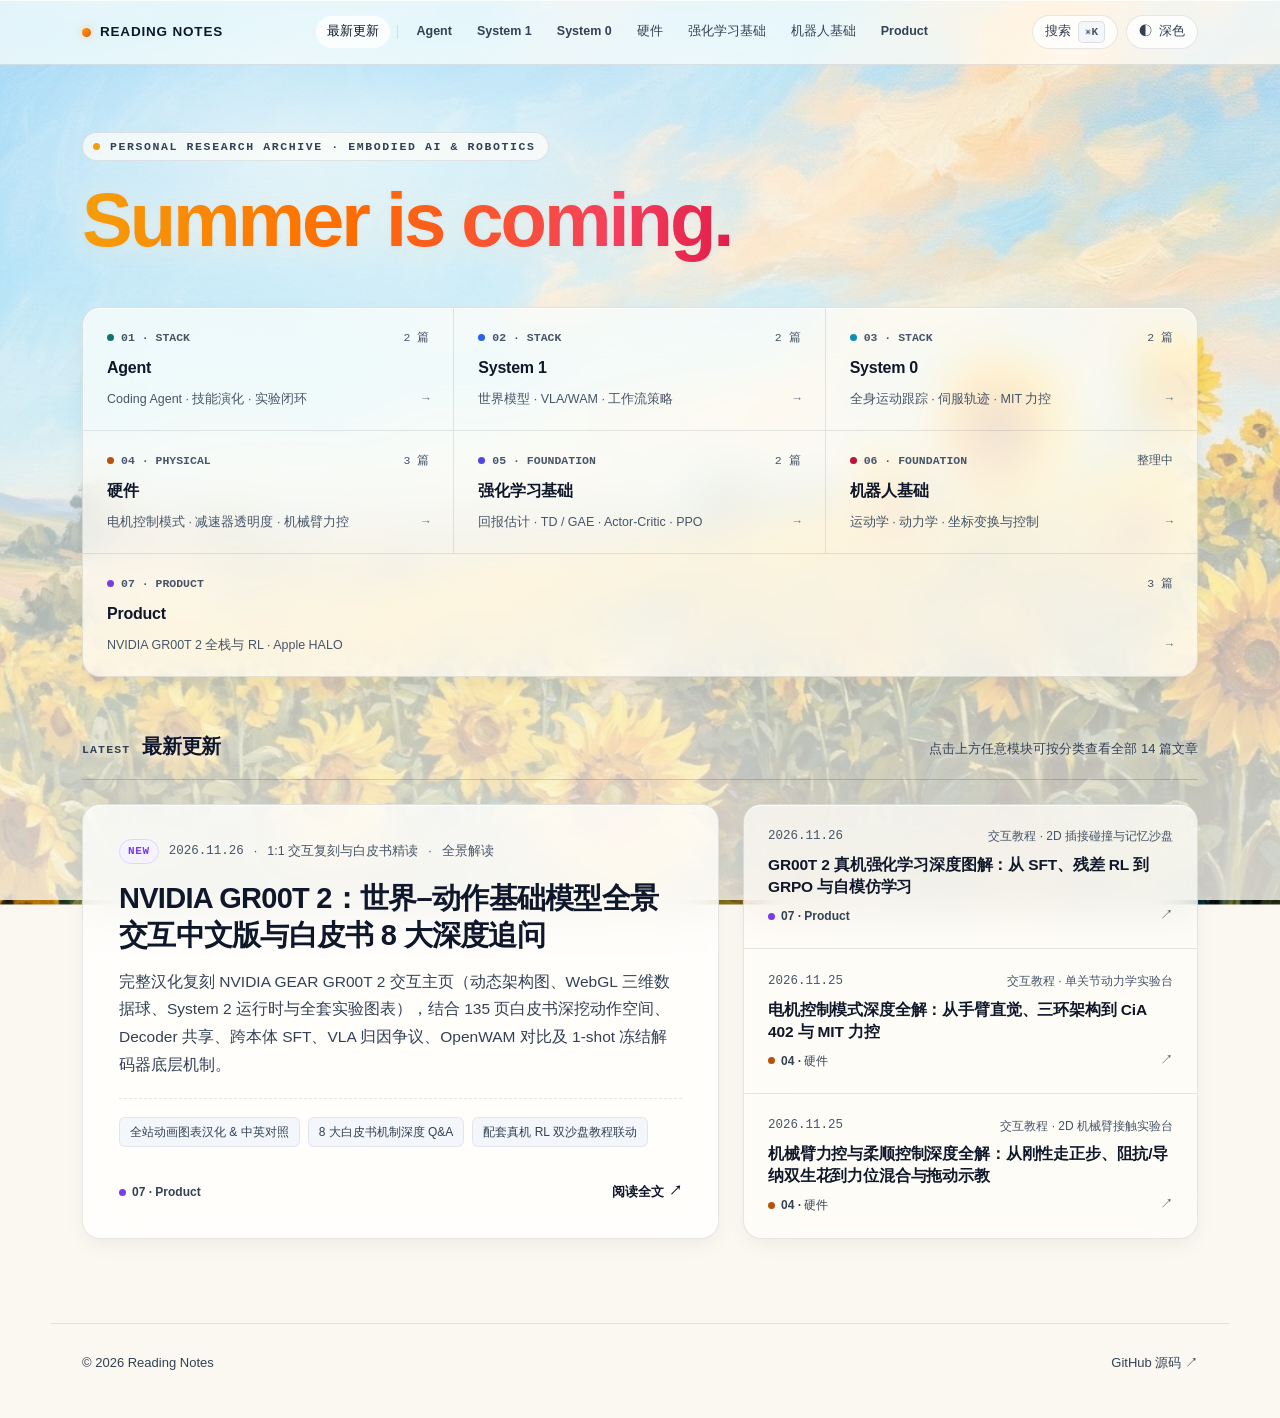
<file: index.html>
<!DOCTYPE html>
<html lang="zh-CN" data-theme="light">
<head>
  <meta charset="utf-8" />
  <meta name="viewport" content="width=device-width, initial-scale=1" />
  <meta name="description" content="关于具身智能、机器人系统分层（Agent / System 1 / System 0 / 硬件 / Product）与强化学习基础的技术阅读笔记。" />
  <title>Reading Notes｜具身智能与机器人研究笔记</title>
  <script>
    (function () {
      try {
        var saved = localStorage.getItem('rn-theme');
        if (saved === 'dark' || (!saved && window.matchMedia('(prefers-color-scheme: dark)').matches)) {
          document.documentElement.setAttribute('data-theme', 'dark');
        }
      } catch (e) {}
    })();
  </script>
  <link rel="stylesheet" href="assets/site.css?v=20261126a" />
  <script src="assets/site.js?v=20261126a" defer></script>
</head>
<body>
  <!-- Sticky Minimalist Topbar -->
  <header class="topbar">
    <div class="topbar-inner">
      <a class="brand" href="#top" data-filter-module="latest" aria-label="Reading Notes 首页">
        <span class="brand-mark" aria-hidden="true"></span>
        <span class="brand-title">Reading Notes</span>
      </a>

      <nav class="topbar-nav" aria-label="核心模块切换">
        <button class="topbar-link is-active" type="button" data-filter-module="latest">最新更新</button>
        <span class="topbar-sep" aria-hidden="true"></span>
        <button class="topbar-link" type="button" data-filter-module="agent">Agent</button>
        <button class="topbar-link" type="button" data-filter-module="system1">System 1</button>
        <button class="topbar-link" type="button" data-filter-module="system0">System 0</button>
        <button class="topbar-link" type="button" data-filter-module="hardware">硬件</button>
        <button class="topbar-link" type="button" data-filter-module="rl">强化学习基础</button>
        <button class="topbar-link" type="button" data-filter-module="robotics">机器人基础</button>
        <button class="topbar-link" type="button" data-filter-module="product">Product</button>
      </nav>

      <div class="topbar-actions">
        <button id="searchTrigger" class="action-pill" type="button" aria-label="搜索全部文章">
          <span>搜索</span>
          <span class="kbd-hint">⌘K</span>
        </button>
        <button id="themeToggle" class="action-pill" type="button" aria-label="切换浅色与深色模式">
          <span id="themeIcon" aria-hidden="true">◐</span>
          <span id="themeLabel">深色</span>
        </button>
      </div>
    </div>
  </header>

  <main id="top" class="page-main">
    <!-- Editorial Hero + 3x2 Six-Module Quick Matrix -->
    <section class="hero" aria-labelledby="hero-title">
      <div class="hero-eyebrow">Personal Research Archive · Embodied AI &amp; Robotics</div>
      <h1 id="hero-title" class="hero-title">Summer is coming.</h1>

      <!-- Core Modules Overview Matrix (Click any module to view its posts in place) -->
      <div class="pillar-strip" role="navigation" aria-label="七大知识模块">
        <button class="pillar-jump" type="button" data-filter-module="agent">
          <div class="pillar-jump-top">
            <span class="pillar-dot-group"><span class="mod-dot mod-dot--m1"></span>01 · STACK</span>
            <span>2 篇</span>
          </div>
          <div class="pillar-jump-name">Agent</div>
          <div class="pillar-jump-meta">
            <span>Coding Agent · 技能演化 · 实验闭环</span>
            <span class="pillar-jump-arrow">→</span>
          </div>
        </button>

        <button class="pillar-jump" type="button" data-filter-module="system1">
          <div class="pillar-jump-top">
            <span class="pillar-dot-group"><span class="mod-dot mod-dot--m2"></span>02 · STACK</span>
            <span>2 篇</span>
          </div>
          <div class="pillar-jump-name">System 1</div>
          <div class="pillar-jump-meta">
            <span>世界模型 · VLA/WAM · 工作流策略</span>
            <span class="pillar-jump-arrow">→</span>
          </div>
        </button>

        <button class="pillar-jump" type="button" data-filter-module="system0">
          <div class="pillar-jump-top">
            <span class="pillar-dot-group"><span class="mod-dot mod-dot--m3"></span>03 · STACK</span>
            <span>2 篇</span>
          </div>
          <div class="pillar-jump-name">System 0</div>
          <div class="pillar-jump-meta">
            <span>全身运动跟踪 · 伺服轨迹 · MIT 力控</span>
            <span class="pillar-jump-arrow">→</span>
          </div>
        </button>

        <button class="pillar-jump" type="button" data-filter-module="hardware">
          <div class="pillar-jump-top">
            <span class="pillar-dot-group"><span class="mod-dot mod-dot--m4"></span>04 · PHYSICAL</span>
            <span>3 篇</span>
          </div>
          <div class="pillar-jump-name">硬件</div>
          <div class="pillar-jump-meta">
            <span>电机控制模式 · 减速器透明度 · 机械臂力控</span>
            <span class="pillar-jump-arrow">→</span>
          </div>
        </button>

        <button class="pillar-jump" type="button" data-filter-module="rl">
          <div class="pillar-jump-top">
            <span class="pillar-dot-group"><span class="mod-dot mod-dot--m5"></span>05 · FOUNDATION</span>
            <span>2 篇</span>
          </div>
          <div class="pillar-jump-name">强化学习基础</div>
          <div class="pillar-jump-meta">
            <span>回报估计 · TD / GAE · Actor-Critic · PPO</span>
            <span class="pillar-jump-arrow">→</span>
          </div>
        </button>

        <button class="pillar-jump" type="button" data-filter-module="robotics">
          <div class="pillar-jump-top">
            <span class="pillar-dot-group"><span class="mod-dot mod-dot--m6"></span>06 · FOUNDATION</span>
            <span>整理中</span>
          </div>
          <div class="pillar-jump-name">机器人基础</div>
          <div class="pillar-jump-meta">
            <span>运动学 · 动力学 · 坐标变换与控制</span>
            <span class="pillar-jump-arrow">→</span>
          </div>
        </button>

        <button class="pillar-jump" type="button" data-filter-module="product">
          <div class="pillar-jump-top">
            <span class="pillar-dot-group"><span class="mod-dot mod-dot--m7"></span>07 · PRODUCT</span>
            <span>3 篇</span>
          </div>
          <div class="pillar-jump-name">Product</div>
          <div class="pillar-jump-meta">
            <span>NVIDIA GR00T 2 全栈与 RL · Apple HALO</span>
            <span class="pillar-jump-arrow">→</span>
          </div>
        </button>
      </div>
    </section>

    <!-- Default View: Latest Updates (Homepage ends cleanly right after this) -->
    <section id="latestView" class="latest-section latest-view" aria-labelledby="latest-heading">
      <div class="section-head">
        <div class="section-head-left">
          <span class="section-kicker">Latest</span>
          <h2 id="latest-heading" class="section-title">最新更新</h2>
        </div>
        <span class="section-note">点击上方任意模块可按分类查看全部 14 篇文章</span>
      </div>

      <div class="latest-grid">
        <!-- Featured Newest Post -->
        <a class="featured-card" href="posts/nvidia-gr00t-2.html">
          <div>
            <div class="featured-meta">
              <span class="badge-new badge-new--m7">NEW</span>
              <span class="meta-date">2026.11.26</span>
              <span>·</span>
              <span>1:1 交互复刻与白皮书精读</span>
              <span>·</span>
              <span>全景解读</span>
            </div>
            <h3 class="featured-title">NVIDIA GR00T 2：世界–动作基础模型全景交互中文版与白皮书 8 大深度追问</h3>
            <p class="featured-desc">
              完整汉化复刻 NVIDIA GEAR GR00T 2 交互主页（动态架构图、WebGL 三维数据球、System 2 运行时与全套实验图表），结合 135 页白皮书深挖动作空间、Decoder 共享、跨本体 SFT、VLA 归因争议、OpenWAM 对比及 1-shot 冻结解码器底层机制。
            </p>
            <div class="featured-highlights">
              <span class="highlight-chip">全站动画图表汉化 &amp; 中英对照</span>
              <span class="highlight-chip">8 大白皮书机制深度 Q&amp;A</span>
              <span class="highlight-chip">配套真机 RL 双沙盘教程联动</span>
            </div>
          </div>

          <div class="featured-footer">
            <span class="module-tag">
              <span class="mod-dot mod-dot--m7"></span>
              07 · Product
            </span>
            <span class="read-cta">阅读全文 <span class="read-cta-arrow">↗</span></span>
          </div>
        </a>

        <!-- Next 3 Recent Releases / Updates -->
        <div class="recent-stack" aria-label="近期发布与更新">
          <a class="recent-item" href="posts/gr00t-2-rl-tutorial.html">
            <div class="recent-item-top">
              <span class="meta-date">2026.11.26</span>
              <span>交互教程 · 2D 插接碰撞与记忆沙盘</span>
            </div>
            <h3 class="recent-item-title">GR00T 2 真机强化学习深度图解：从 SFT、残差 RL 到 GRPO 与自模仿学习</h3>
            <div class="recent-item-sub">
              <span class="module-tag"><span class="mod-dot mod-dot--m7"></span>07 · Product</span>
              <span class="read-cta-arrow">↗</span>
            </div>
          </a>

          <a class="recent-item" href="posts/motor-control-modes.html">
            <div class="recent-item-top">
              <span class="meta-date">2026.11.25</span>
              <span>交互教程 · 单关节动力学实验台</span>
            </div>
            <h3 class="recent-item-title">电机控制模式深度全解：从手臂直觉、三环架构到 CiA 402 与 MIT 力控</h3>
            <div class="recent-item-sub">
              <span class="module-tag"><span class="mod-dot mod-dot--m4"></span>04 · 硬件</span>
              <span class="read-cta-arrow">↗</span>
            </div>
          </a>

          <a class="recent-item" href="posts/robot-arm-force-control.html">
            <div class="recent-item-top">
              <span class="meta-date">2026.11.25</span>
              <span>交互教程 · 2D 机械臂接触实验台</span>
            </div>
            <h3 class="recent-item-title">机械臂力控与柔顺控制深度全解：从刚性走正步、阻抗/导纳双生花到力位混合与拖动示教</h3>
            <div class="recent-item-sub">
              <span class="module-tag"><span class="mod-dot mod-dot--m4"></span>04 · 硬件</span>
              <span class="read-cta-arrow">↗</span>
            </div>
          </a>
        </div>
      </div>
    </section>

    <!-- In-Place Filtered Module View (Only appears when clicking one of the 6 modules) -->
    <section id="filteredView" class="latest-section filtered-view" hidden aria-live="polite">
      <div class="section-head">
        <div class="section-head-left">
          <span id="filteredKicker" class="section-kicker">MODULE</span>
          <h2 id="filteredTitle" class="section-title">模块文章</h2>
        </div>
        <button id="backLatestBtn" class="back-latest-btn" type="button">← 返回最新更新</button>
      </div>
      <p id="filteredDesc" class="filtered-desc"></p>
      <div id="filteredList" class="filtered-list"></div>
    </section>
  </main>

  <footer class="site-footer">
    <span>© 2026 Reading Notes</span>
    <div class="footer-links">
      <a href="https://github.com/mystatic/mystatic.github.io" target="_blank" rel="noopener">GitHub 源码 ↗</a>
    </div>
  </footer>

  <!-- Spotlight Quick Search Modal -->
  <div id="searchBackdrop" class="search-backdrop" hidden role="dialog" aria-modal="true" aria-label="快速搜索文章">
    <div class="search-dialog">
      <div class="search-input-bar">
        <svg class="search-icon" width="18" height="18" viewBox="0 0 24 24" fill="none" stroke="currentColor" stroke-width="2" aria-hidden="true">
          <circle cx="11" cy="11" r="8"></circle>
          <line x1="21" y1="21" x2="16.65" y2="16.65"></line>
        </svg>
        <input id="searchInput" class="search-input" type="search" placeholder="搜索文章标题、模块（如 Agent / System 0）或关键词…" autocomplete="off" />
        <button id="searchClose" class="kbd-hint" type="button">ESC</button>
      </div>
      <div id="searchResults" class="search-results"></div>
    </div>
  </div>
</body>
</html>
</file>
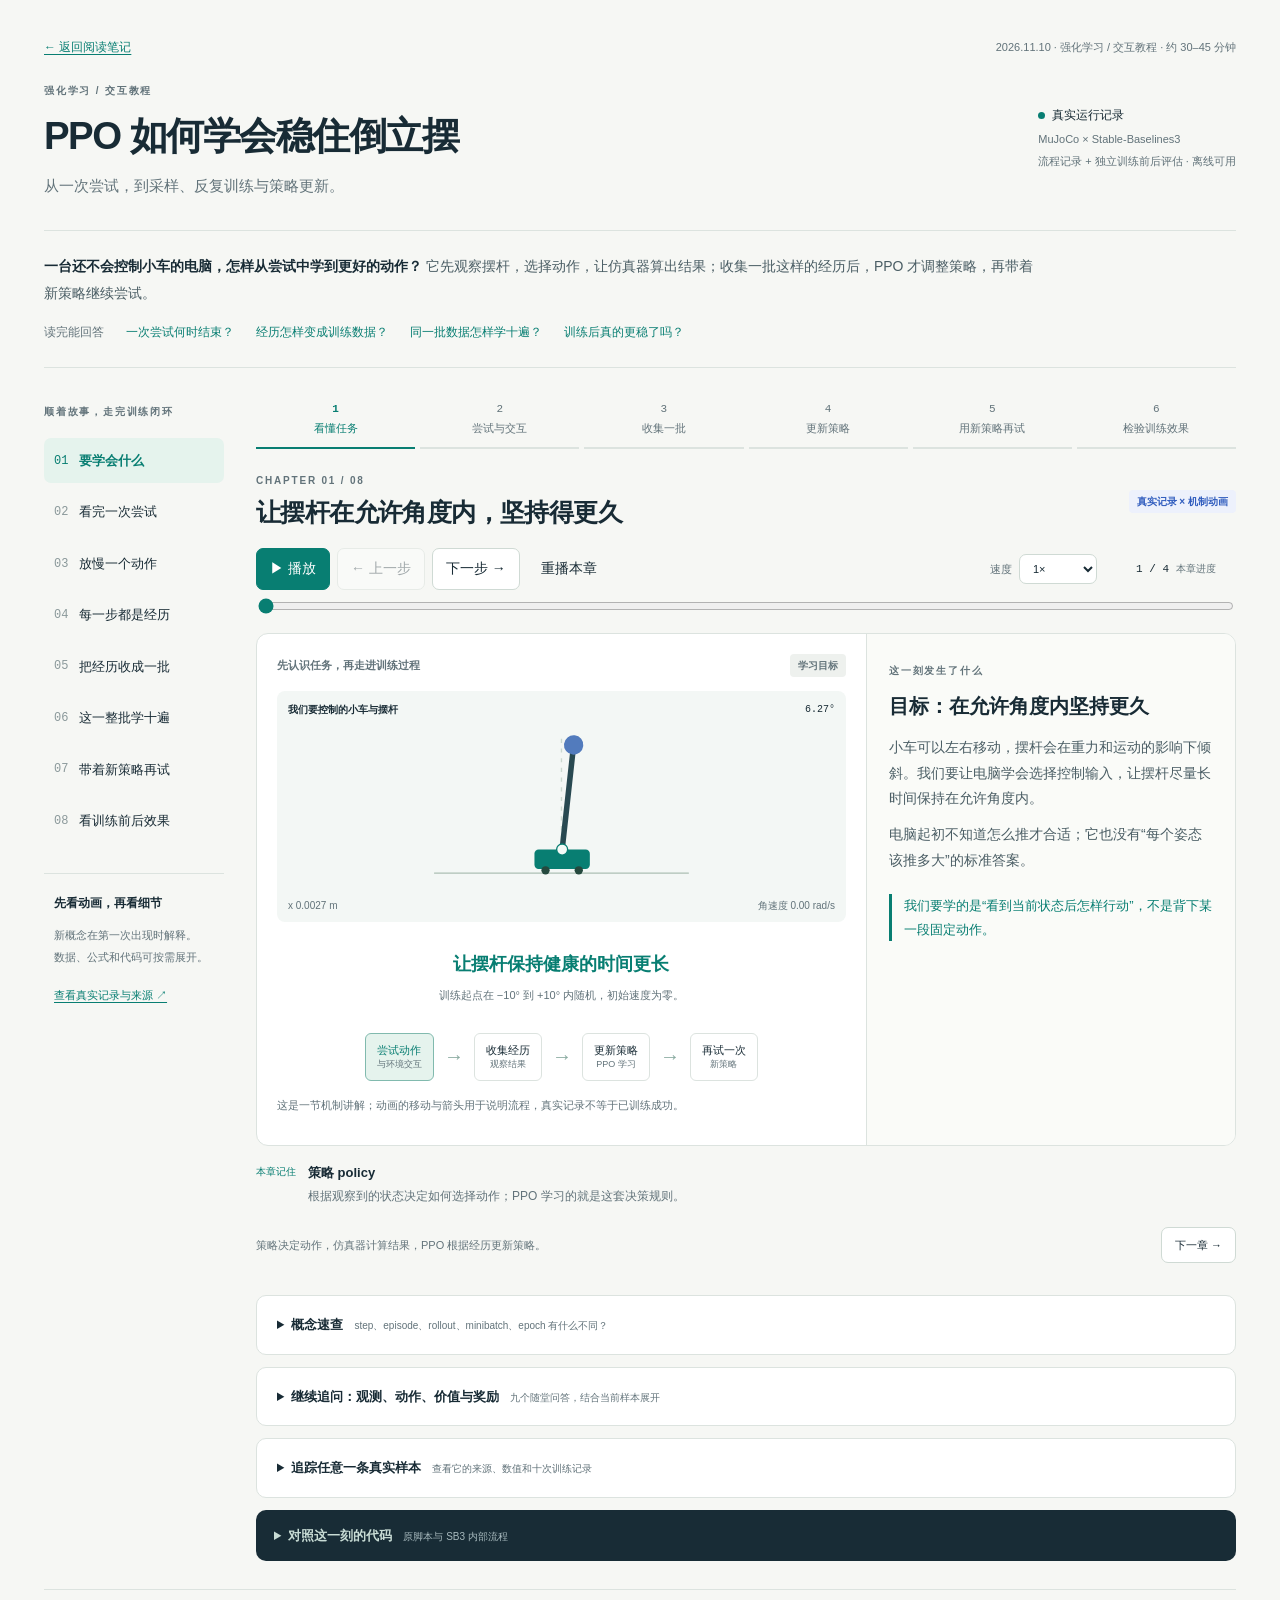
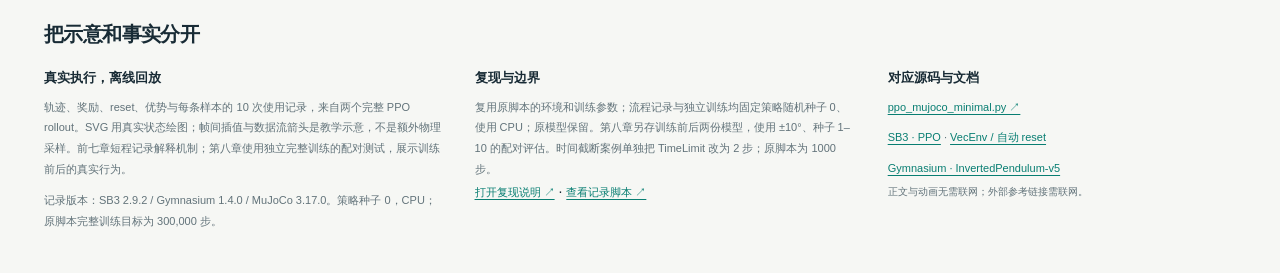
<file: posts/ppo-training-explainer/index.html>
<!doctype html>
<html lang="zh-CN">
<head>
  <meta charset="utf-8">
  <meta name="viewport" content="width=device-width,initial-scale=1">
  <meta name="description" content="PPO 如何学会稳住倒立摆：先看懂一次 episode，再跟随采样、4096 条数据的十轮学习与策略更新，查看真实训练曲线和训练前后对比。">
  <meta name="category" content="强化学习">
  <title>PPO 如何学会稳住倒立摆</title>
  <link rel="stylesheet" href="vendor/katex/katex.min.css">
  <link rel="stylesheet" href="style.css">
  <link rel="canonical" href="https://mystatic.github.io/posts/ppo-training-explainer/">
  <meta property="og:type" content="article">
  <meta property="og:title" content="PPO 如何学会稳住倒立摆">
  <meta property="og:url" content="https://mystatic.github.io/posts/ppo-training-explainer/">
  <meta property="article:section" content="强化学习">
  <script defer src="boot.js"></script>
<meta name="article-format" content="交互教程">
</head>
<body>
<div class="site-shell">
  <div class="publication-bar"><a href="../../index.html">← 返回阅读笔记</a><span>2026.11.10 · 强化学习 / 交互教程 · 约 30–45 分钟</span></div>
  <header class="masthead">
    <div><span class="eyebrow">强化学习 / 交互教程</span><h1>PPO 如何学会稳住倒立摆</h1><p class="intro">从一次尝试，到采样、反复训练与策略更新。</p></div>
    <div class="provenance"><span class="live-dot"></span>真实运行记录<span>MuJoCo × Stable-Baselines3</span><small>流程记录 + 独立训练前后评估 · 离线可用</small></div>
  </header>
  <section class="story-opening" aria-label="这页在讲什么">
    <p><strong>一台还不会控制小车的电脑，怎样从尝试中学到更好的动作？</strong> 它先观察摆杆，选择动作，让仿真器算出结果；收集一批这样的经历后，PPO 才调整策略，再带着新策略继续尝试。</p>
    <div class="reading-goal"><span>读完能回答</span><b>一次尝试何时结束？</b><b>经历怎样变成训练数据？</b><b>同一批数据怎样学十遍？</b><b>训练后真的更稳了吗？</b></div>
  </section>
  <p id="load-state" role="status">正在载入真实训练记录…</p><noscript><p>请启用 JavaScript 以观看动画、公式和真实样本。</p></noscript>
  <div class="lesson-layout" inert aria-busy="true">
    <aside class="chapter-nav"><p class="eyebrow">顺着故事，走完训练闭环</p><nav id="chapters" aria-label="讲解章节"></nav><div class="nav-foot"><span>先看动画，再看细节</span><p>新概念在第一次出现时解释。<br>数据、公式和代码可按需展开。</p><a href="#evidence">查看真实记录与来源 ↗</a></div></aside>
    <main>
      <div id="story-status" class="story-status" aria-label="当前位于训练过程的哪一部分"></div>
      <div class="section-heading"><div><span id="chapter-kicker" class="eyebrow"></span><h2 id="chapter-title"></h2></div><span id="evidence-tag" class="tag"></span></div>
      <div class="transport" aria-label="动画播放控制">
        <button id="play" class="primary" type="button">▶ 播放</button><button id="prev" type="button" aria-label="上一步">← 上一步</button><button id="next" type="button" aria-label="下一步">下一步 →</button><button id="restart" class="quiet" type="button">重播本章</button>
        <label class="speed">速度 <select id="speed"><option value="0.1">0.1×</option><option value="0.5">0.5×</option><option value="1" selected>1×</option><option value="2">2×</option><option value="4">4×</option></select></label>
        <span id="step-label" class="mono"></span>
        <label class="seek-label" for="seek">本章进度</label><input id="seek" type="range" min="0" value="0" aria-label="本章进度">
      </div>
      <nav id="training-nav" class="training-nav" aria-label="第六章学习步骤" hidden></nav>
      <div class="lesson-body">
        <section class="stage" aria-label="训练流程动画">
          <div class="stage-top"><span id="stage-caption"></span><span id="phase-badge" class="tag muted"></span></div>
          <div id="scene"></div>
          <div id="stage-note" class="stage-note" aria-live="polite"></div>
        </section>
        <aside class="explanation"><span class="eyebrow">这一刻发生了什么</span><h3 id="explain-title"></h3><div id="explain-body"></div><details id="math-details" class="math-details"><summary>展开这一刻的公式</summary><div id="equation" class="equation"></div></details><div id="takeaway" class="takeaway"></div></aside>
      </div>
      <div id="concept-strip" class="concept-strip" aria-live="polite"></div>
      <div class="chapter-bottom"><span id="chapter-summary"></span><button id="next-chapter" type="button">下一章 →</button></div>
      <details class="glossary extra-panel"><summary>概念速查 <span>step、episode、rollout、minibatch、epoch 有什么不同？</span></summary>
        <div class="glossary-table"><table><thead><tr><th>概念</th><th>它在数什么？</th><th>本脚本中的含义</th></tr></thead><tbody>
          <tr><td>环境步 step</td><td>一次动作与反馈</td><td>策略选一次动作，仿真推进 0.04 秒，返回一次观测和奖励。</td></tr>
          <tr><td>回合 episode</td><td>一次完整尝试</td><td>从 reset 的初始状态，到任务终止或时间截断；包含很多 step，长度可变。</td></tr>
          <tr><td>采样批次 rollout</td><td>为训练收集了多少经历</td><td>4 个环境各 1024 步，共 4096 条；可以跨过多个 episode，也可以截在回合中间。</td></tr>
          <tr><td>训练小批 minibatch</td><td>一次梯度更新用多少数据</td><td>把 4096 条打乱后分成 16 份，每份 256 条，依次更新网络。</td></tr>
          <tr><td>遍历轮次 epoch</td><td>这整批数据学完几遍</td><td>用完全部 16 份才算一遍；重新打乱后再来，共 10 遍，每条样本各用 10 次。</td></tr>
        </tbody></table></div>
      </details>
      <details class="questions extra-panel" id="questions-details">
        <summary>继续追问：观测、动作、价值与奖励 <span>九个随堂问答，结合当前样本展开</span></summary>
        <div class="questions-heading"><div><span class="eyebrow">YOUR QUESTIONS, EXPLAINED</span><h3 id="questions-title">把刚才的问题，接回训练流程</h3><p>结合真实样本看解释。切换章节时自动定位相关问题，也可以点左侧逐项回看。</p></div><span class="tag real">随堂问答 · 9 个关键问题</span></div>
        <div class="questions-layout"><nav id="question-nav" aria-label="随堂问答主题"></nav><article id="question-answer" aria-labelledby="question-title"></article></div>
      </details>
      <details class="sample-lab extra-panel" id="sample-details">
        <summary>追踪任意一条真实样本 <span>查看它的来源、数值和十次训练记录</span></summary>
        <div class="lab-heading"><div><span class="eyebrow">SAMPLE PASSPORT</span><h3 id="sample-title">选中一条样本，全程追踪它</h3></div><span class="tag real">真实数据</span></div>
        <div class="sample-controls">
          <label>数据批次<select id="rollout-select"><option value="0">Rollout 1 · 旧策略 π₀</option><option value="1">Rollout 2 · 旧策略 π₁</option></select></label>
          <label>环境<select id="env-select"><option value="0">Env 1</option><option value="1">Env 2</option><option value="2">Env 3</option><option value="3">Env 4</option></select></label>
          <label>采样时间步（从 0 开始）<input id="sample-time" type="number" min="0" max="1023" step="1" value="0"></label>
          <button id="first-terminal" type="button">找一次真实终止</button><button id="last-sample" type="button">看最后一条样本</button>
        </div>
        <div id="passport"></div>
        <details id="use-details"><summary>这条样本的 10 次训练记录 <span>点击某一轮，跳到它所在的 minibatch</span></summary><div id="use-history"></div></details>
      </details>
      <details class="code-panel extra-panel" id="code-details"><summary>对照这一刻的代码 <span>原脚本与 SB3 内部流程</span></summary><div class="code-top"><span class="eyebrow">FOLLOW THE CODE</span><span id="code-source"></span></div><pre id="code" aria-label="当前步骤对应代码"></pre><p id="code-note"></p></details>
    </main>
  </div>
  <footer id="evidence">
    <h2>把示意和事实分开</h2><div class="evidence-grid"><div><h3>真实执行，离线回放</h3><p>轨迹、奖励、reset、优势与每条样本的 10 次使用记录，来自两个完整 PPO rollout。SVG 用真实状态绘图；帧间插值与数据流箭头是教学示意，不是额外物理采样。前七章短程记录解释机制；第八章使用独立完整训练的配对测试，展示训练前后的真实行为。</p><p id="version-info"></p></div><div><h3>复现与边界</h3><p>复用原脚本的环境和训练参数；流程记录与独立训练均固定策略随机种子 0、使用 CPU；原模型保留。第八章另存训练前后两份模型，使用 ±10°、种子 1–10 的配对评估。时间截断案例单独把 TimeLimit 改为 2 步；原脚本为 1000 步。</p><a href="README.md">打开复现说明 ↗</a> · <a href="record_demo.py">查看记录脚本 ↗</a></div><div><h3>对应源码与文档</h3><p><a href="ppo_mujoco_minimal.py">ppo_mujoco_minimal.py ↗</a></p><p><a href="https://stable-baselines3.readthedocs.io/en/master/modules/ppo.html">SB3 · PPO</a> · <a href="https://stable-baselines3.readthedocs.io/en/master/guide/vec_envs.html">VecEnv / 自动 reset</a></p><p><a href="https://gymnasium.farama.org/environments/mujoco/inverted_pendulum/">Gymnasium · InvertedPendulum-v5</a></p><small>正文与动画无需联网；外部参考链接需联网。</small></div></div>
  </footer>
</div>
<noscript>此交互讲解需要启用 JavaScript。所有脚本与数据均在本地，无需联网。</noscript>
</body>
</html>
</file>
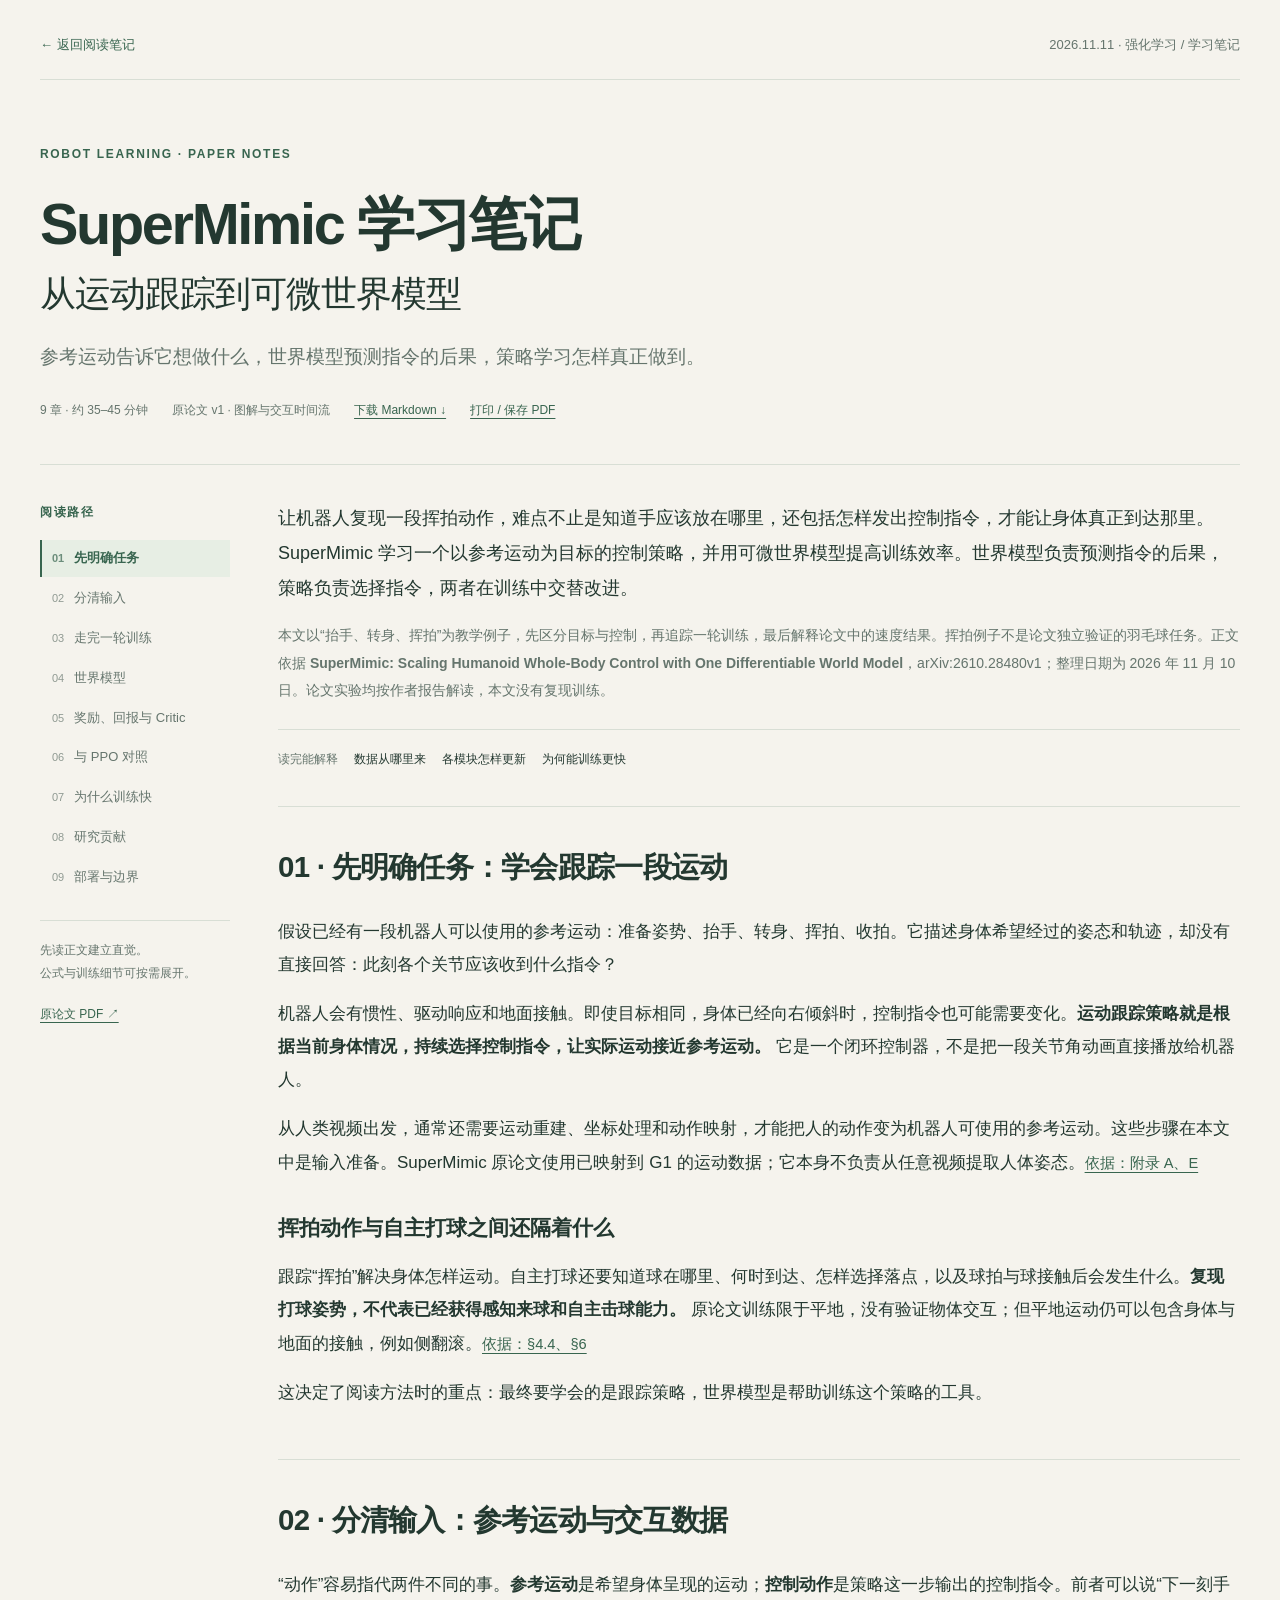
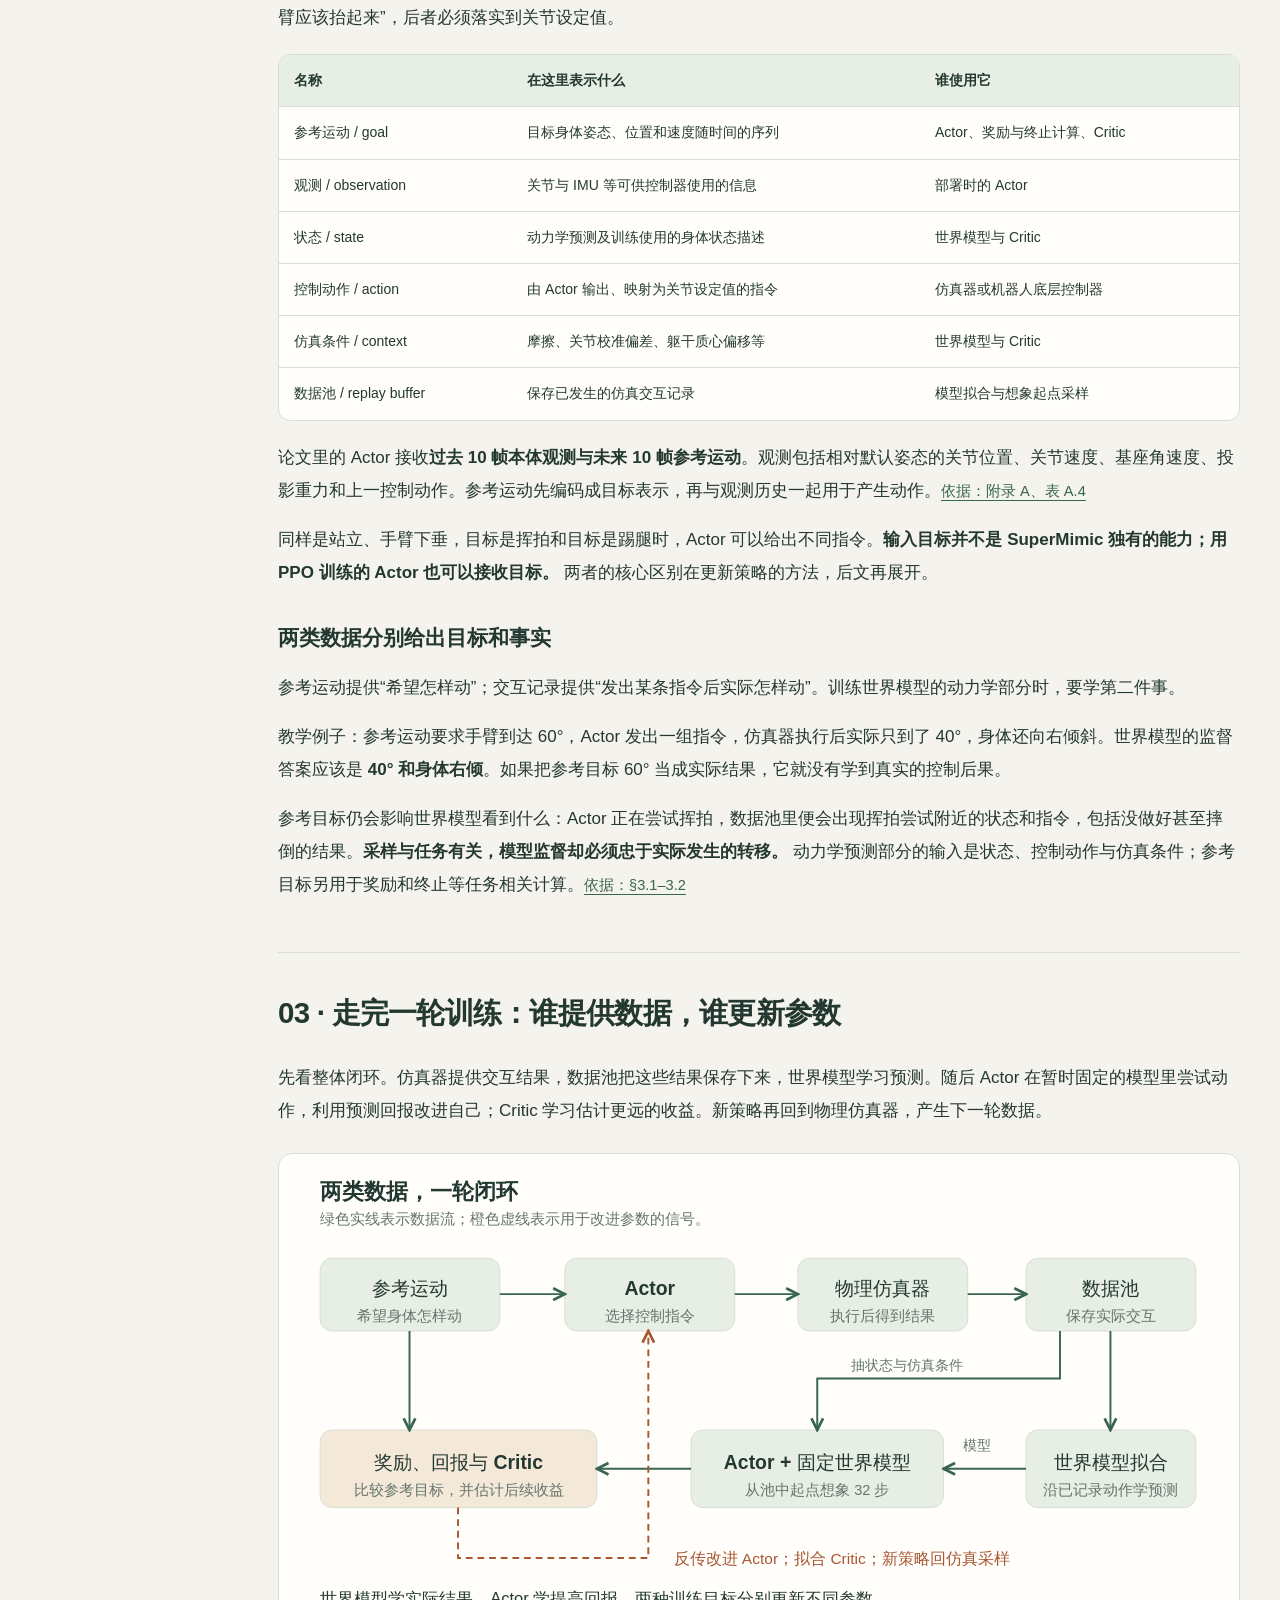
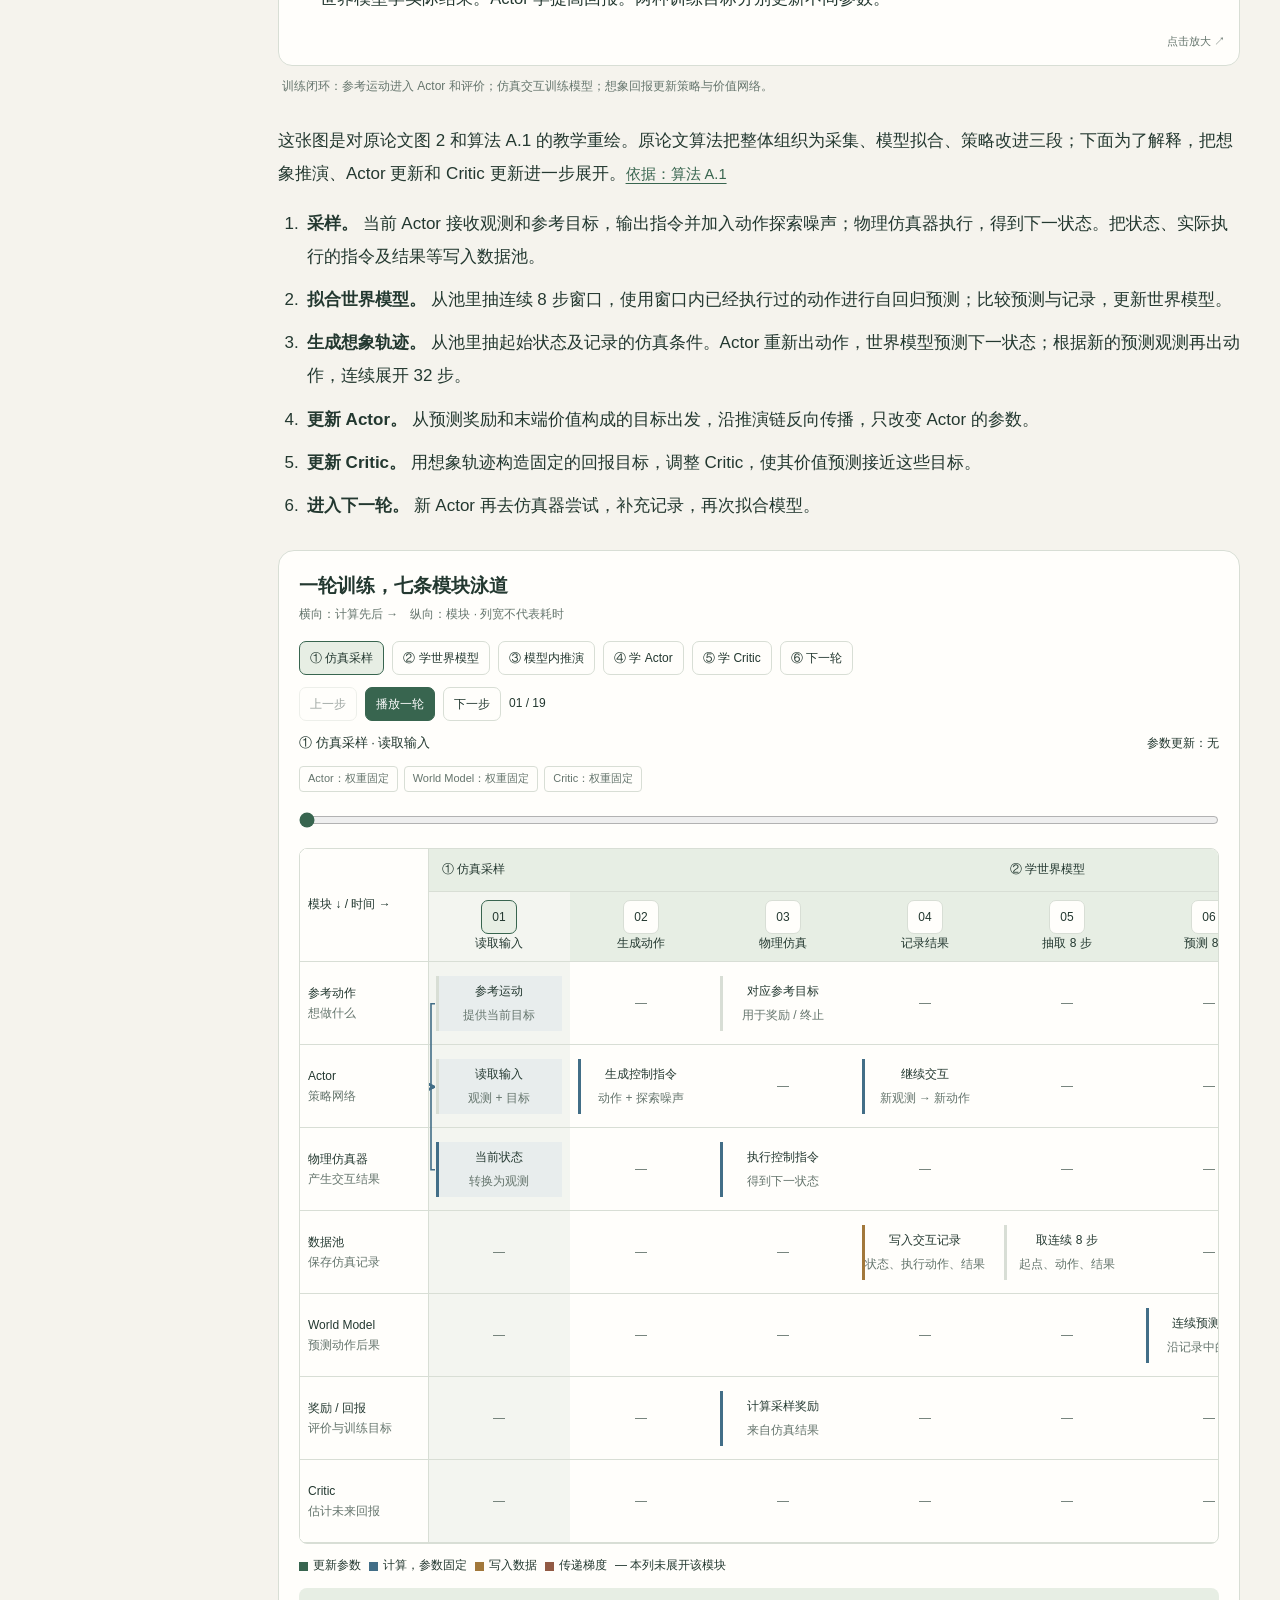
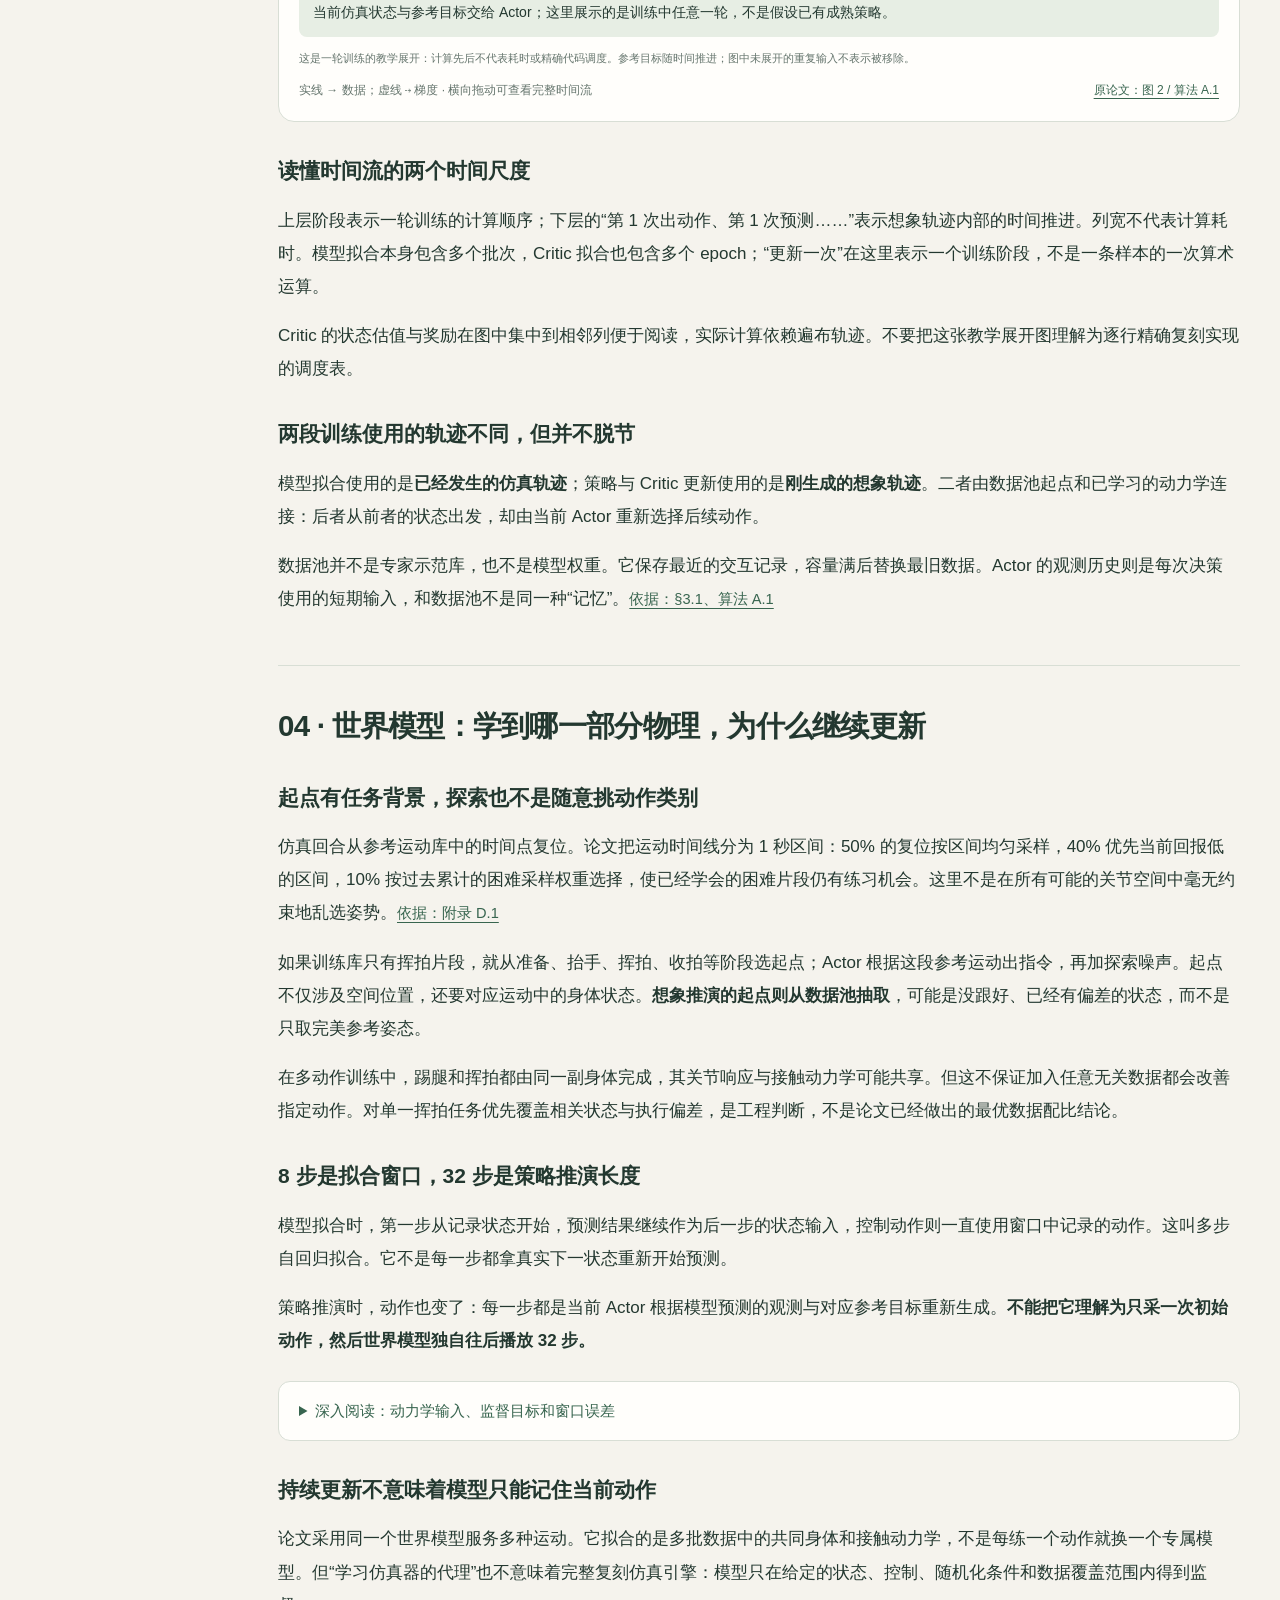
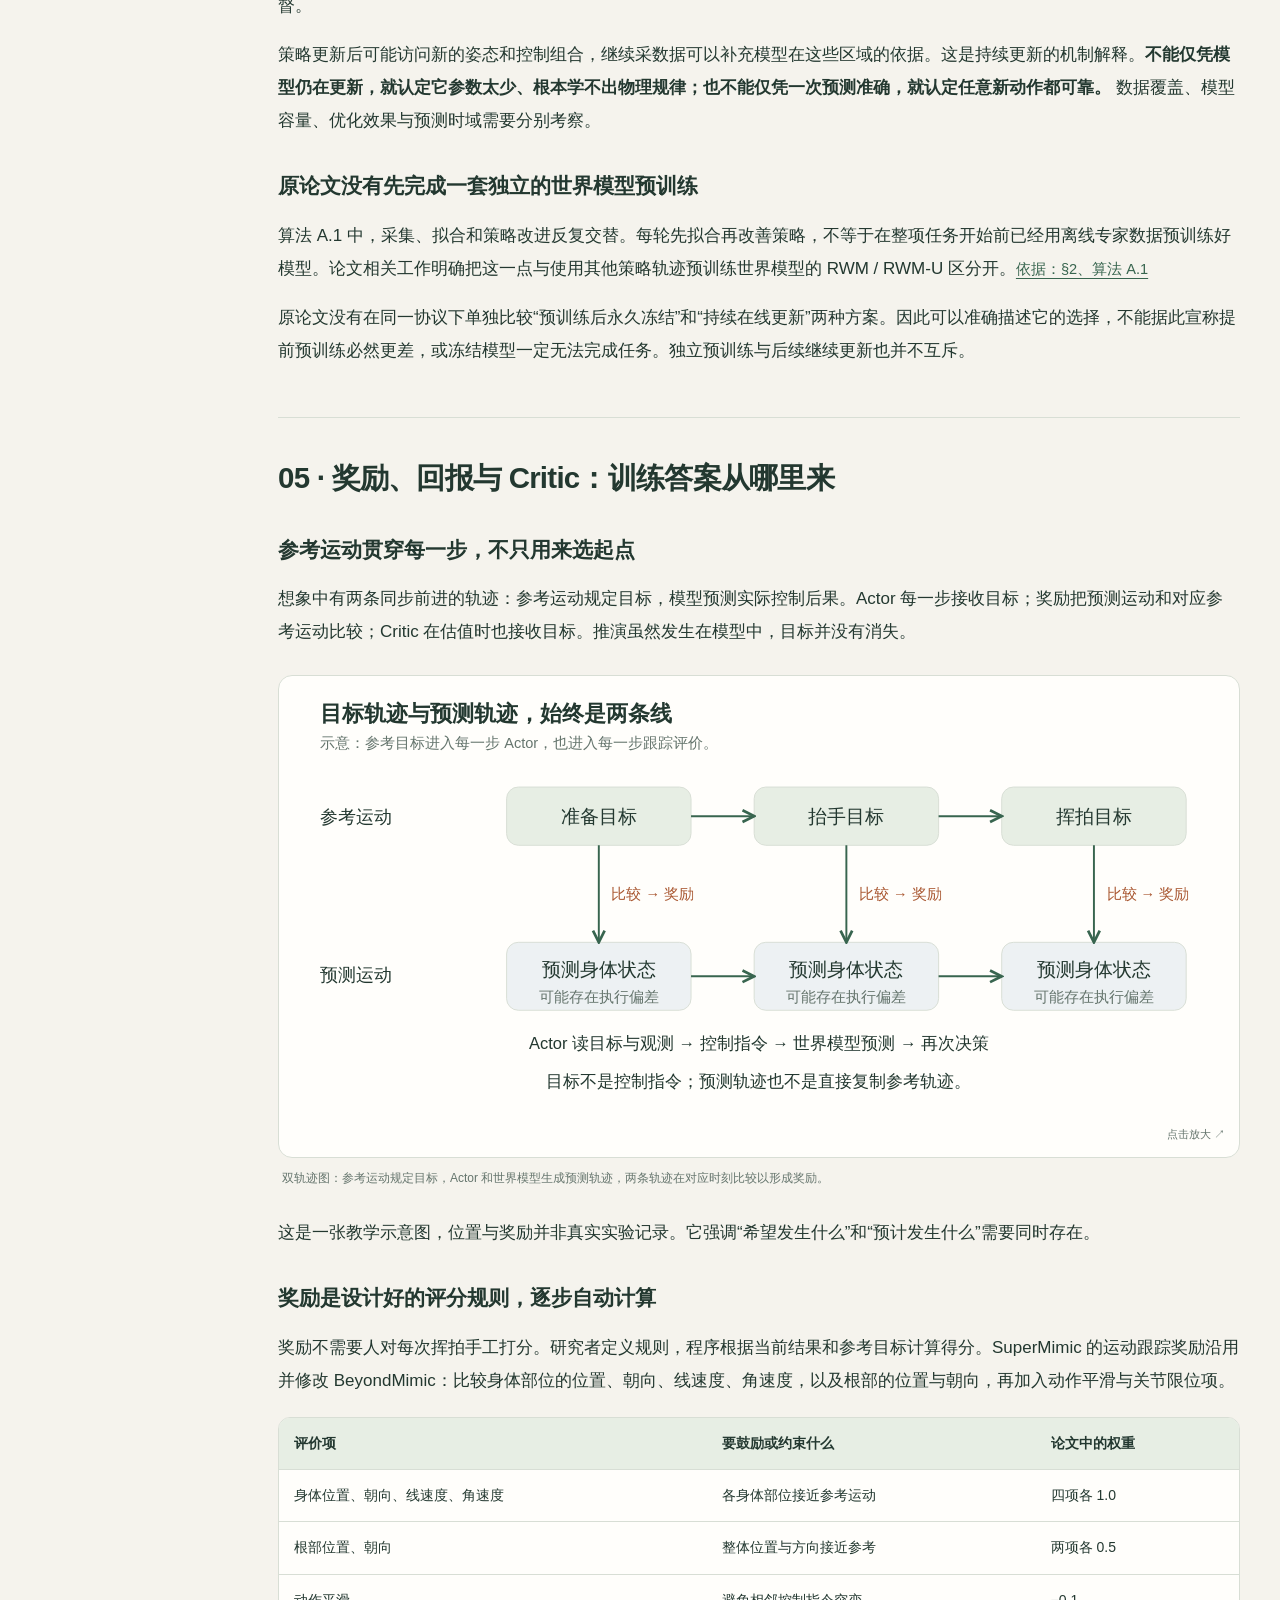
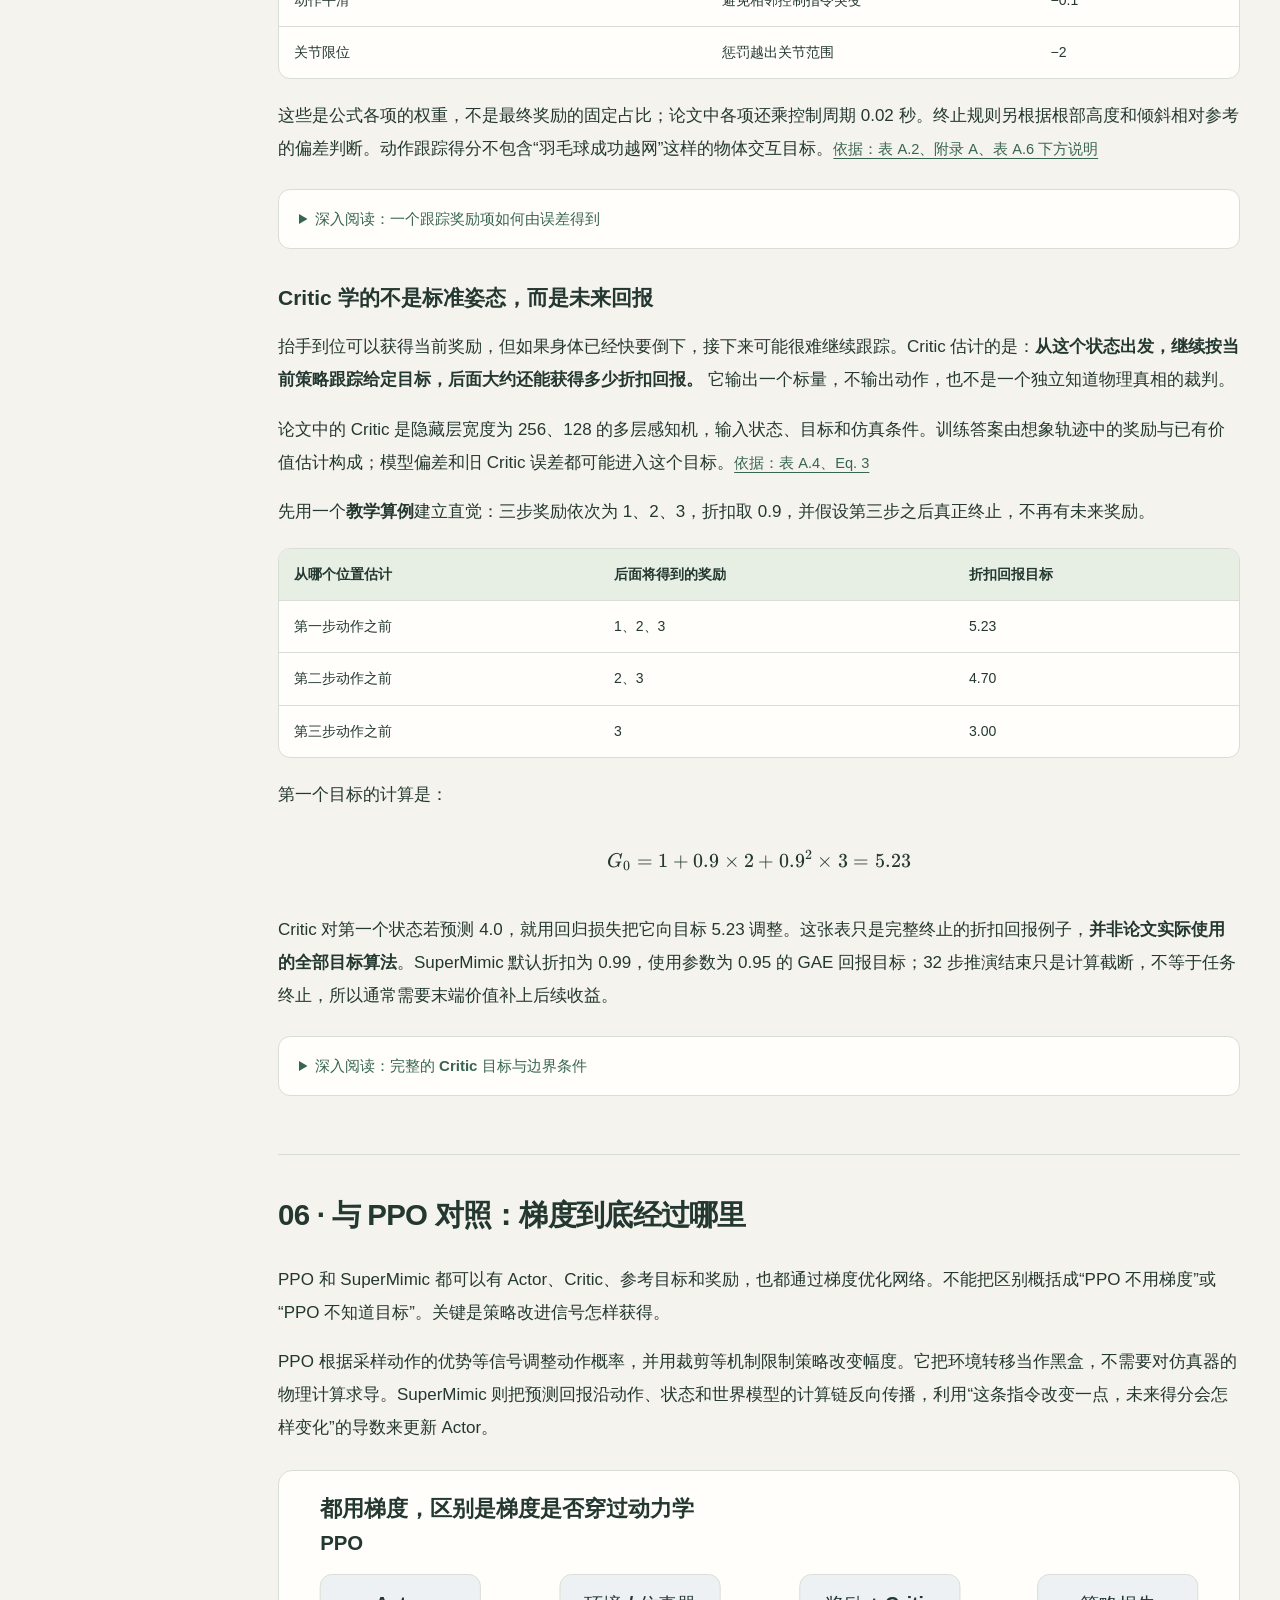
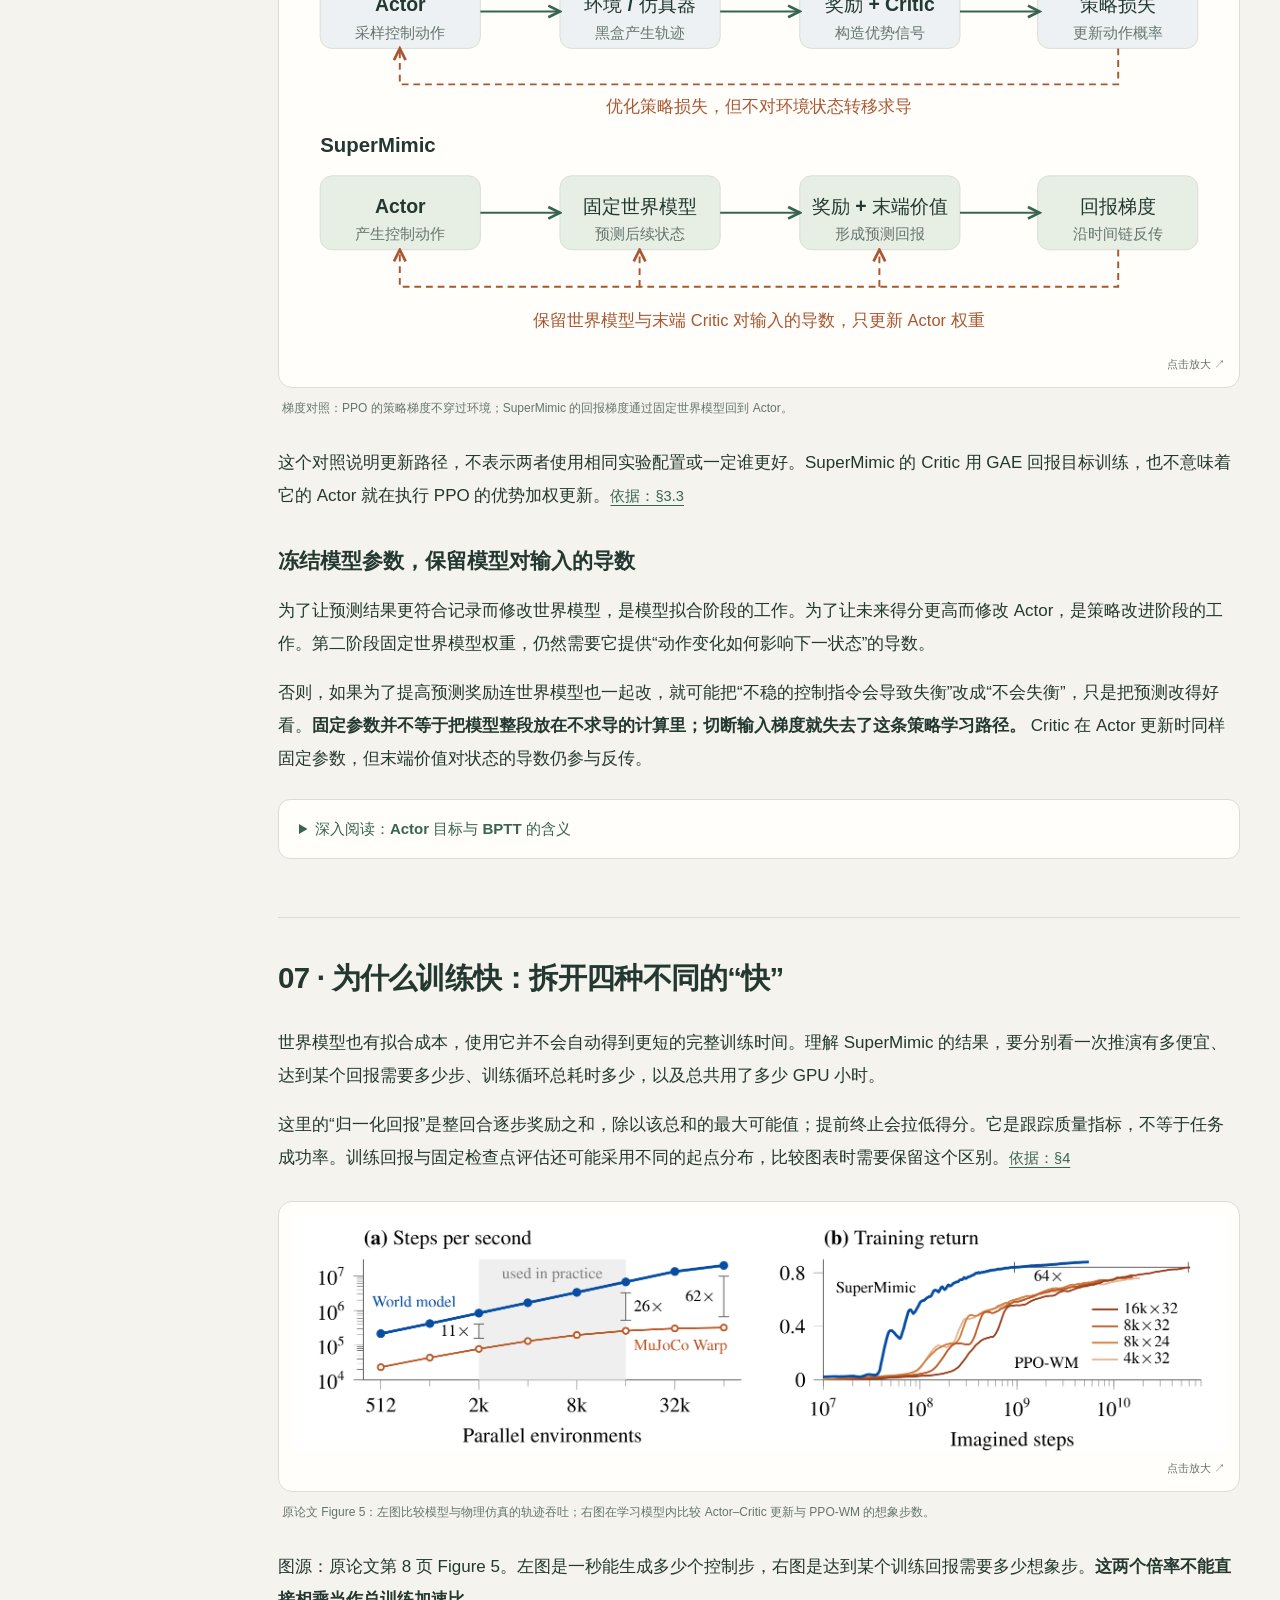
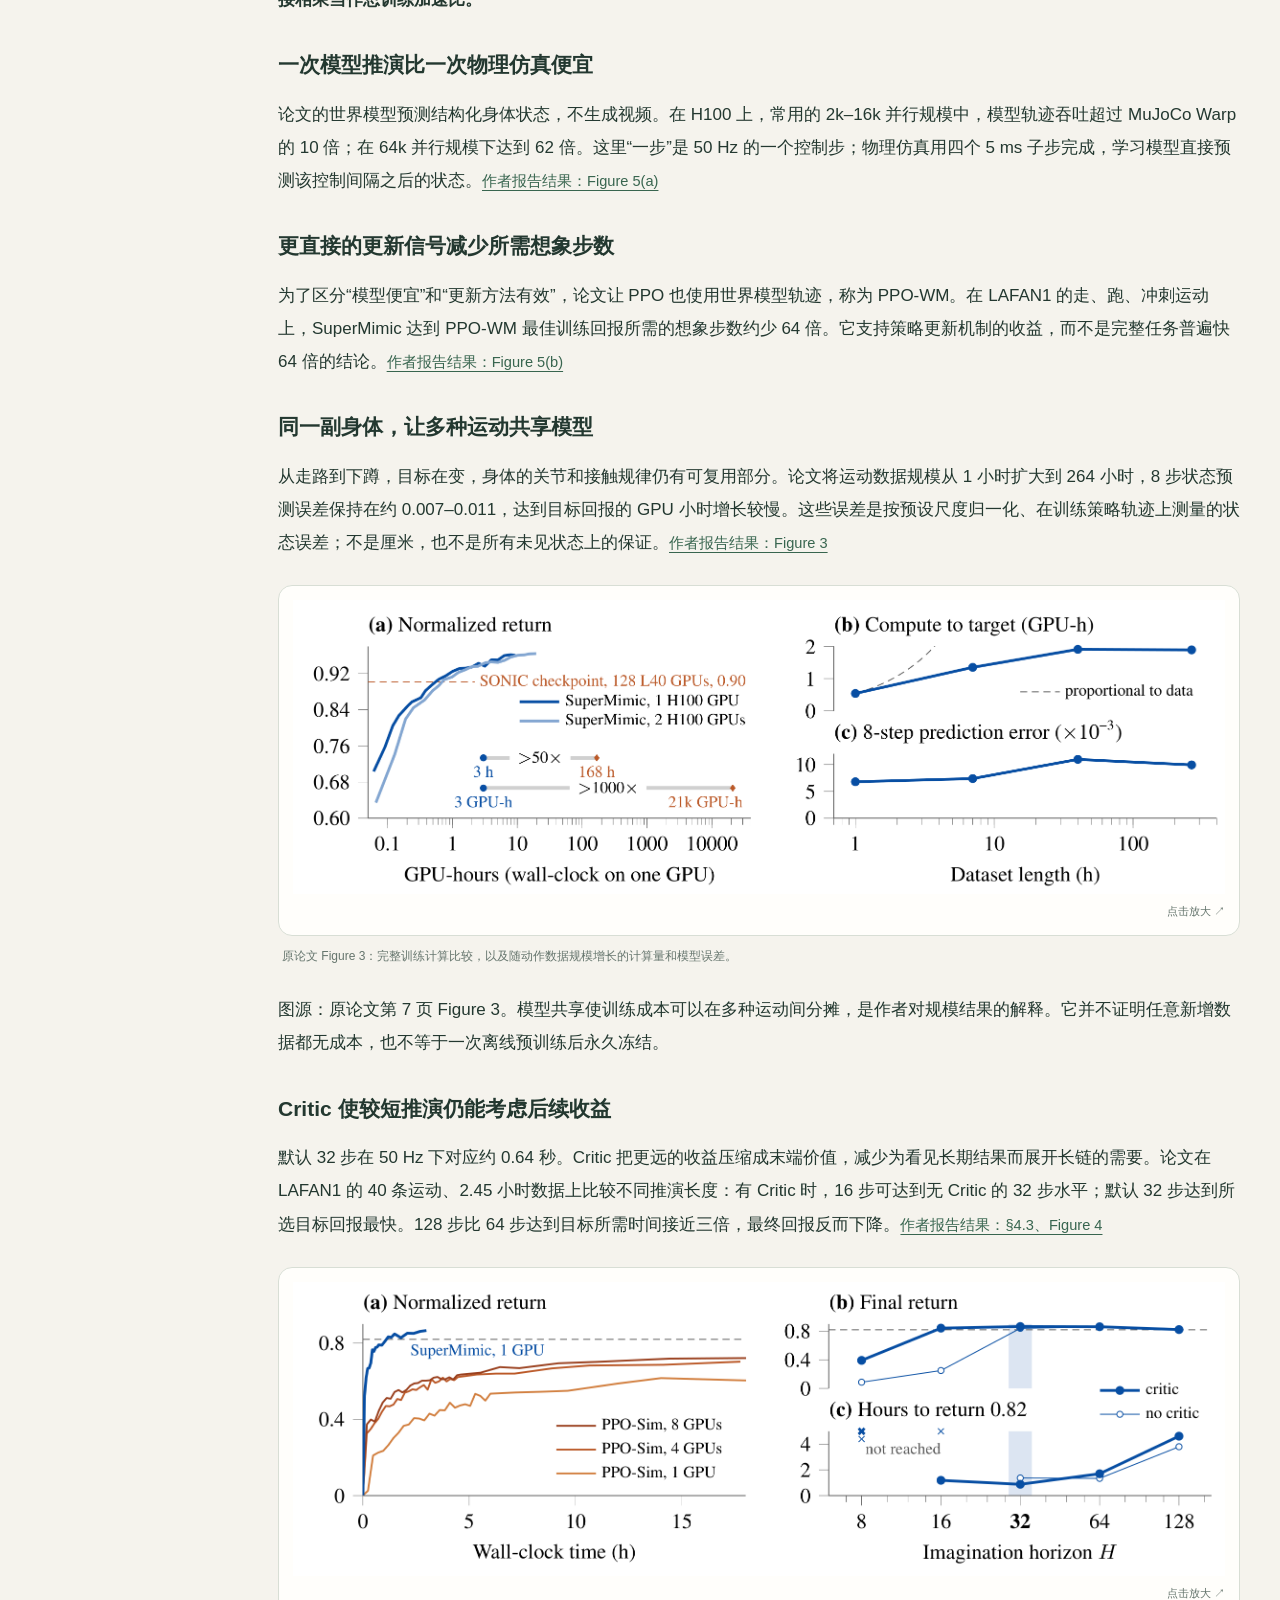
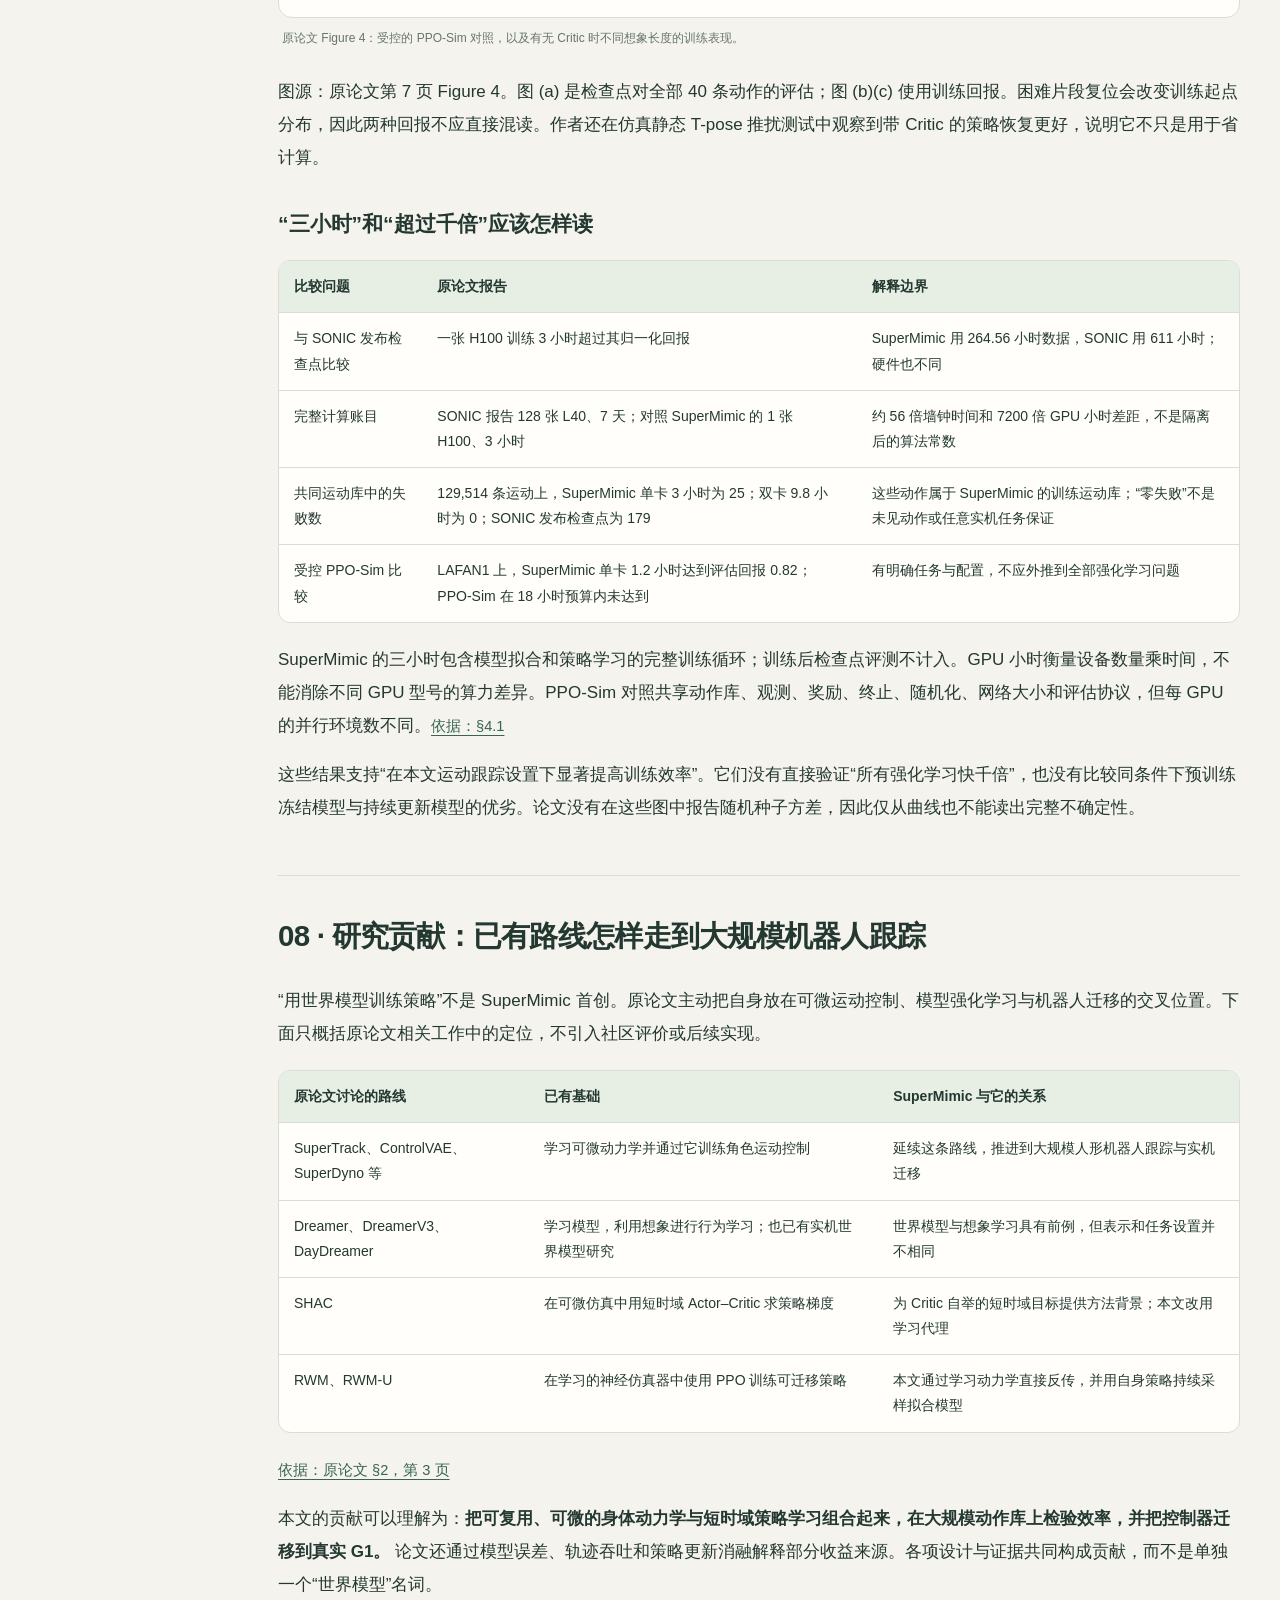
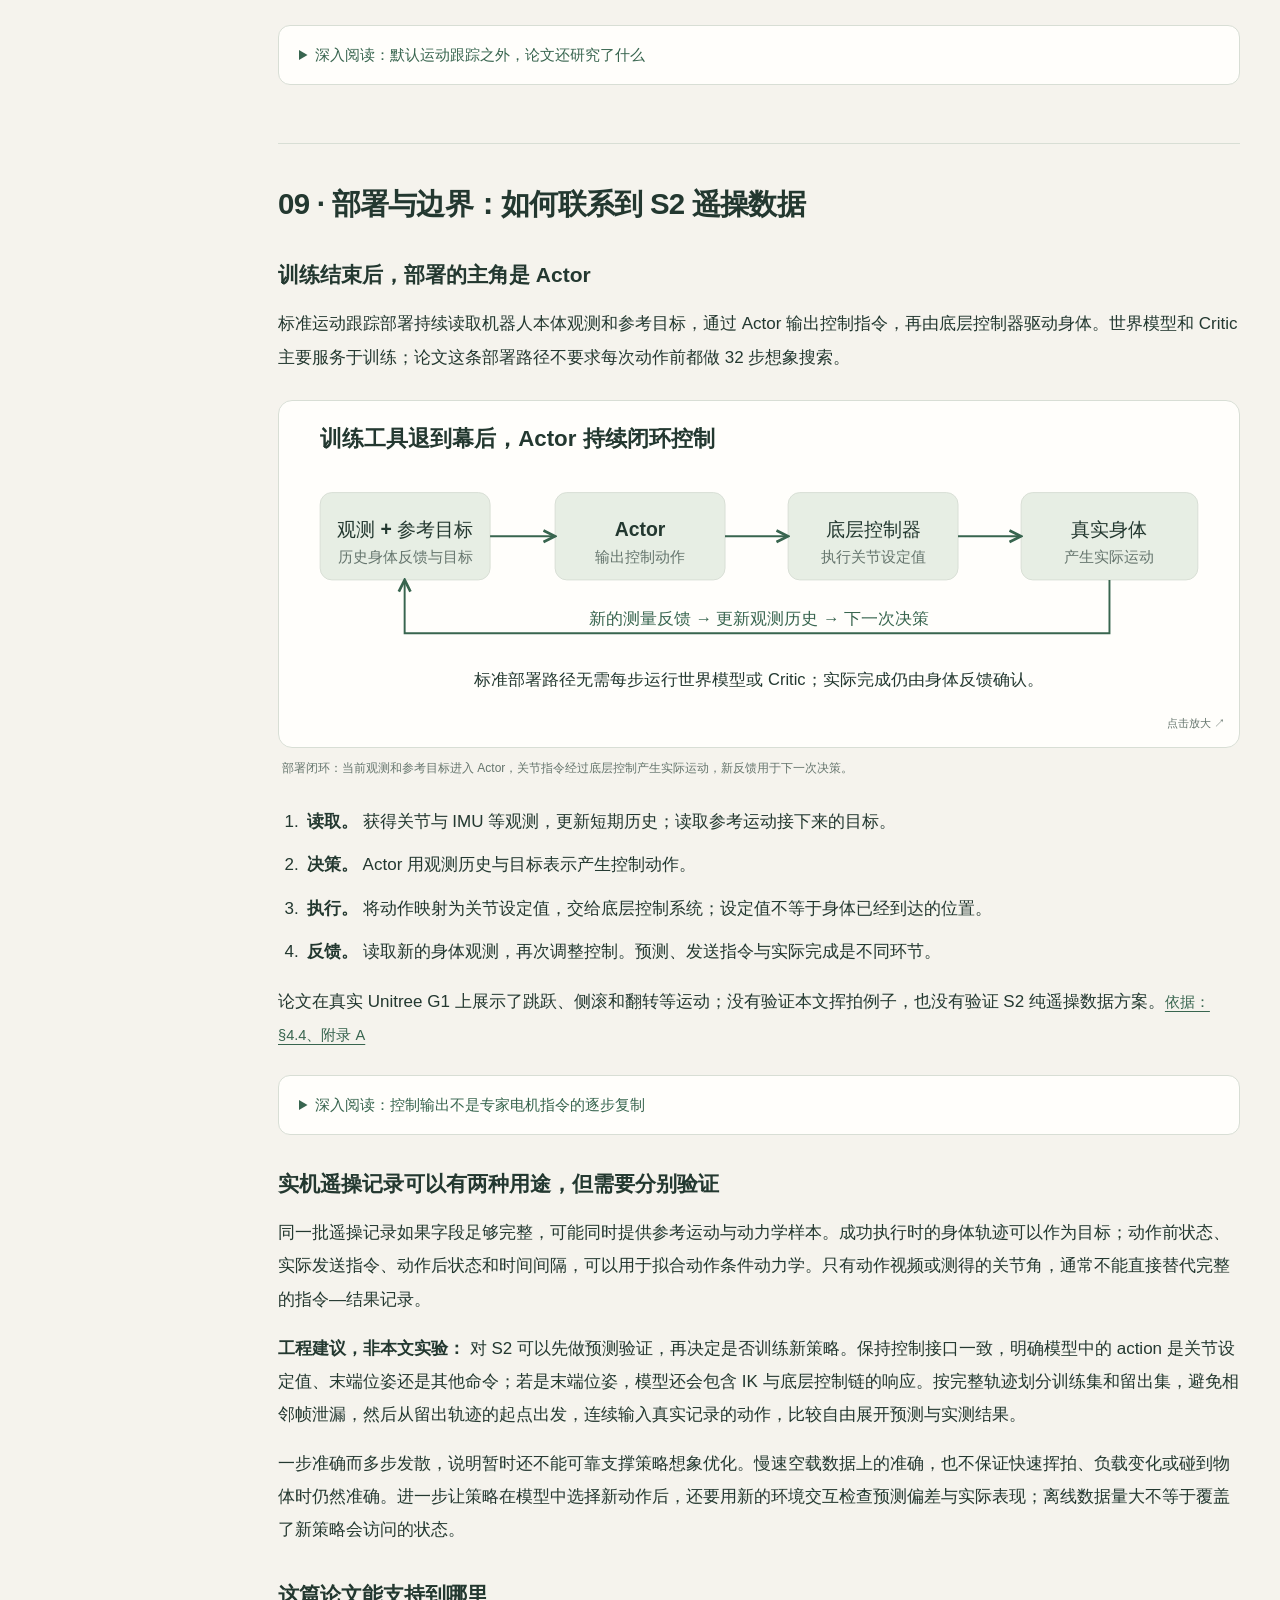
<file: posts/supermimic-learning/index.html>
<!doctype html>
<html lang="zh-CN"><head><meta charset="utf-8"><meta name="viewport" content="width=device-width,initial-scale=1">
<title>SuperMimic 学习笔记：从运动跟踪到可微世界模型</title><meta name="description" content="从参考运动、仿真数据和七行更新时间流开始，看懂世界模型、Actor、Critic 怎样协作，以及 SuperMimic 为什么训练更快。"><meta name="color-scheme" content="light">
<meta name="category" content="强化学习"><meta property="article:section" content="强化学习"><meta name="article-format" content="学习笔记">
<meta property="og:type" content="article"><meta property="og:title" content="SuperMimic 学习笔记：从运动跟踪到可微世界模型"><meta property="og:description" content="从参考运动、仿真数据和七行更新时间流开始，看懂世界模型、Actor、Critic 怎样协作，以及 SuperMimic 为什么训练更快。">
<link rel="canonical" href="https://mystatic.github.io/posts/supermimic-learning/">
<link rel="stylesheet" href="vendor/katex/katex.min.css"><link rel="stylesheet" href="timeline.css"><link rel="stylesheet" href="style.css">
<script src="timeline.js" defer></script><script src="article.js" defer></script></head>
<body><a class="skip-link" href="#article">跳到正文</a><div class="site-shell">
<div class="publication-bar"><a href="../../index.html">← 返回阅读笔记</a><span>2026.11.11 · 强化学习 / 学习笔记</span></div>
<header class="masthead"><span class="eyebrow">ROBOT LEARNING · PAPER NOTES</span><h1>SuperMimic 学习笔记<span>从运动跟踪到可微世界模型</span></h1><p class="dek">参考运动告诉它想做什么，世界模型预测指令的后果，策略学习怎样真正做到。</p><div class="article-meta"><span>9 章 · 约 35–45 分钟</span><span>原论文 v1 · 图解与交互时间流</span><a href="article.md" download>下载 Markdown ↓</a><button type="button" class="print-button" id="print">打印 / 保存 PDF</button></div></header>
<div class="lesson-layout"><aside class="chapter-nav"><p class="eyebrow">阅读路径</p><nav aria-label="文章目录"><a href="#task"><span>01</span>先明确任务</a><a href="#data"><span>02</span>分清输入</a><a href="#loop"><span>03</span>走完一轮训练</a><a href="#world-model"><span>04</span>世界模型</a><a href="#reward-critic"><span>05</span>奖励、回报与 Critic</a><a href="#ppo"><span>06</span>与 PPO 对照</a><a href="#speed"><span>07</span>为什么训练快</a><a href="#contribution"><span>08</span>研究贡献</a><a href="#deployment"><span>09</span>部署与边界</a></nav><p class="nav-foot">先读正文建立直觉。<br>公式与训练细节可按需展开。</p><a class="source-link" href="https://arxiv.org/pdf/2610.28480v1">原论文 PDF ↗</a></aside>
<main id="article"><div class="opening"><p>让机器人复现一段挥拍动作，难点不止是知道手应该放在哪里，还包括怎样发出控制指令，才能让身体真正到达那里。SuperMimic 学习一个以参考运动为目标的控制策略，并用可微世界模型提高训练效率。世界模型负责预测指令的后果，策略负责选择指令，两者在训练中交替改进。</p>
<p>本文以“抬手、转身、挥拍”为教学例子，先区分目标与控制，再追踪一轮训练，最后解释论文中的速度结果。挥拍例子不是论文独立验证的羽毛球任务。正文依据 <strong>SuperMimic: Scaling Humanoid Whole-Body Control with One Differentiable World Model</strong>，arXiv:2610.28480v1；整理日期为 2026 年 11 月 10 日。论文实验均按作者报告解读，本文没有复现训练。</p>
<div class="reading-goals"><span>读完能解释</span><b>数据从哪里来</b><b>各模块怎样更新</b><b>为何能训练更快</b></div></div><section class="chapter" aria-labelledby="task"><h2 id="task">01 · 先明确任务：学会跟踪一段运动</h2>
<p>假设已经有一段机器人可以使用的参考运动：准备姿势、抬手、转身、挥拍、收拍。它描述身体希望经过的姿态和轨迹，却没有直接回答：此刻各个关节应该收到什么指令？</p>
<p>机器人会有惯性、驱动响应和地面接触。即使目标相同，身体已经向右倾斜时，控制指令也可能需要变化。<strong>运动跟踪策略就是根据当前身体情况，持续选择控制指令，让实际运动接近参考运动。</strong> 它是一个闭环控制器，不是把一段关节角动画直接播放给机器人。</p>
<p>从人类视频出发，通常还需要运动重建、坐标处理和动作映射，才能把人的动作变为机器人可使用的参考运动。这些步骤在本文中是输入准备。SuperMimic 原论文使用已映射到 G1 的运动数据；它本身不负责从任意视频提取人体姿态。<a href="https://arxiv.org/pdf/2610.28480#page=13">依据：附录 A、E</a></p>
<h3>挥拍动作与自主打球之间还隔着什么</h3>
<p>跟踪“挥拍”解决身体怎样运动。自主打球还要知道球在哪里、何时到达、怎样选择落点，以及球拍与球接触后会发生什么。<strong>复现打球姿势，不代表已经获得感知来球和自主击球能力。</strong> 原论文训练限于平地，没有验证物体交互；但平地运动仍可以包含身体与地面的接触，例如侧翻滚。<a href="https://arxiv.org/pdf/2610.28480#page=9">依据：§4.4、§6</a></p>
<p>这决定了阅读方法时的重点：最终要学会的是跟踪策略，世界模型是帮助训练这个策略的工具。</p>
</section><section class="chapter" aria-labelledby="data"><h2 id="data">02 · 分清输入：参考运动与交互数据</h2>
<p>“动作”容易指代两件不同的事。<strong>参考运动</strong>是希望身体呈现的运动；<strong>控制动作</strong>是策略这一步输出的控制指令。前者可以说“下一刻手臂应该抬起来”，后者必须落实到关节设定值。</p>
<div class="reading-table" tabindex="0"><table>
<thead>
<tr>
<th>名称</th>
<th>在这里表示什么</th>
<th>谁使用它</th>
</tr>
</thead>
<tbody>
<tr>
<td>参考运动 / goal</td>
<td>目标身体姿态、位置和速度随时间的序列</td>
<td>Actor、奖励与终止计算、Critic</td>
</tr>
<tr>
<td>观测 / observation</td>
<td>关节与 IMU 等可供控制器使用的信息</td>
<td>部署时的 Actor</td>
</tr>
<tr>
<td>状态 / state</td>
<td>动力学预测及训练使用的身体状态描述</td>
<td>世界模型与 Critic</td>
</tr>
<tr>
<td>控制动作 / action</td>
<td>由 Actor 输出、映射为关节设定值的指令</td>
<td>仿真器或机器人底层控制器</td>
</tr>
<tr>
<td>仿真条件 / context</td>
<td>摩擦、关节校准偏差、躯干质心偏移等</td>
<td>世界模型与 Critic</td>
</tr>
<tr>
<td>数据池 / replay buffer</td>
<td>保存已发生的仿真交互记录</td>
<td>模型拟合与想象起点采样</td>
</tr>
</tbody>
</table></div>
<p>论文里的 Actor 接收<strong>过去 10 帧本体观测与未来 10 帧参考运动</strong>。观测包括相对默认姿态的关节位置、关节速度、基座角速度、投影重力和上一控制动作。参考运动先编码成目标表示，再与观测历史一起用于产生动作。<a href="https://arxiv.org/pdf/2610.28480#page=15">依据：附录 A、表 A.4</a></p>
<p>同样是站立、手臂下垂，目标是挥拍和目标是踢腿时，Actor 可以给出不同指令。<strong>输入目标并不是 SuperMimic 独有的能力；用 PPO 训练的 Actor 也可以接收目标。</strong> 两者的核心区别在更新策略的方法，后文再展开。</p>
<h3>两类数据分别给出目标和事实</h3>
<p>参考运动提供“希望怎样动”；交互记录提供“发出某条指令后实际怎样动”。训练世界模型的动力学部分时，要学第二件事。</p>
<p>教学例子：参考运动要求手臂到达 60°，Actor 发出一组指令，仿真器执行后实际只到了 40°，身体还向右倾斜。世界模型的监督答案应该是 <strong>40° 和身体右倾</strong>。如果把参考目标 60° 当成实际结果，它就没有学到真实的控制后果。</p>
<p>参考目标仍会影响世界模型看到什么：Actor 正在尝试挥拍，数据池里便会出现挥拍尝试附近的状态和指令，包括没做好甚至摔倒的结果。<strong>采样与任务有关，模型监督却必须忠于实际发生的转移。</strong> 动力学预测部分的输入是状态、控制动作与仿真条件；参考目标另用于奖励和终止等任务相关计算。<a href="https://arxiv.org/pdf/2610.28480#page=4">依据：§3.1–3.2</a></p>
</section><section class="chapter" aria-labelledby="loop"><h2 id="loop">03 · 走完一轮训练：谁提供数据，谁更新参数</h2>
<p>先看整体闭环。仿真器提供交互结果，数据池把这些结果保存下来，世界模型学习预测。随后 Actor 在暂时固定的模型里尝试动作，利用预测回报改进自己；Critic 学习估计更远的收益。新策略再回到物理仿真器，产生下一轮数据。</p>
<figure><button class="zoom-trigger" type="button" aria-label="放大图片：训练闭环：参考运动进入 Actor 和评价；仿真交互训练模型；想象回报更新策略与价值网络。" data-image="figures/training-overview.svg"><img src="figures/training-overview.svg" alt="训练闭环：参考运动进入 Actor 和评价；仿真交互训练模型；想象回报更新策略与价值网络。" width="960" height="470" loading="lazy"><span class="zoom-hint">点击放大 ↗</span></button><figcaption>训练闭环：参考运动进入 Actor 和评价；仿真交互训练模型；想象回报更新策略与价值网络。</figcaption></figure>
<p>这张图是对原论文图 2 和算法 A.1 的教学重绘。原论文算法把整体组织为采集、模型拟合、策略改进三段；下面为了解释，把想象推演、Actor 更新和 Critic 更新进一步展开。<a href="https://arxiv.org/pdf/2610.28480#page=15">依据：算法 A.1</a></p>
<ol>
<li><strong>采样。</strong> 当前 Actor 接收观测和参考目标，输出指令并加入动作探索噪声；物理仿真器执行，得到下一状态。把状态、实际执行的指令及结果等写入数据池。</li>
<li><strong>拟合世界模型。</strong> 从池里抽连续 8 步窗口，使用窗口内已经执行过的动作进行自回归预测；比较预测与记录，更新世界模型。</li>
<li><strong>生成想象轨迹。</strong> 从池里抽起始状态及记录的仿真条件。Actor 重新出动作，世界模型预测下一状态；根据新的预测观测再出动作，连续展开 32 步。</li>
<li><strong>更新 Actor。</strong> 从预测奖励和末端价值构成的目标出发，沿推演链反向传播，只改变 Actor 的参数。</li>
<li><strong>更新 Critic。</strong> 用想象轨迹构造固定的回报目标，调整 Critic，使其价值预测接近这些目标。</li>
<li><strong>进入下一轮。</strong> 新 Actor 再去仿真器尝试，补充记录，再次拟合模型。</li>
</ol>
<div id="sm-swimlanes-v2">

<div class="sw-title"><h3>一轮训练，七条模块泳道</h3><div class="text-small text-muted">横向：计算先后 →　纵向：模块 · 列宽不代表耗时</div></div>
<div class="sw-stage-nav" id="sw-stage-nav" aria-label="跳到训练阶段"></div>
<div class="sw-toolbar">
<button class="btn" type="button" id="sw-prev">上一步</button>
<button class="btn btn-primary" type="button" id="sw-play">播放一轮</button>
<button class="btn" type="button" id="sw-next">下一步</button>
<span class="text-small tabular-nums" id="sw-count">01 / 19</span>
</div>
<div class="sw-cursor-label"><span id="sw-current">① 采样 · 读取当前状态与目标</span><span id="sw-updates" class="text-small">参数更新：无</span></div>
<div id="sw-freeze" class="freeze-status" aria-live="polite"></div>
<input class="form-range" type="range" id="sw-range" min="0" max="18" value="0" aria-label="选择计算时间列" />
<div class="sw-scroll table-responsive" id="sw-scroll" tabindex="0" role="region" aria-label="可横向滚动的完整时间表，左侧始终显示七个模块">
<div class="sw-plane" id="sw-plane">
<table class="sw-table table" id="sw-table"><caption class="sr-only">SuperMimic 训练时间流：七个模块、六个阶段、十九个按执行顺序排列的计算时间点。箭头显示所选时间列的数据传递。</caption><colgroup id="sw-cols"></colgroup><thead id="sw-head"></thead><tbody id="sw-body"></tbody></table>
<svg class="sw-wires" id="sw-wires" aria-hidden="true"><defs><marker id="sw-data-head" viewBox="0 0 10 10" refX="9" refY="5" markerWidth="7" markerHeight="7" orient="auto-start-reverse"><path d="M1 1 L9 5 L1 9" fill="none" stroke="var(--viz-series-2)" stroke-width="1.5"/></marker><marker id="sw-grad-head" viewBox="0 0 10 10" refX="9" refY="5" markerWidth="7" markerHeight="7" orient="auto-start-reverse"><path d="M1 1 L9 5 L1 9" fill="none" stroke="var(--viz-series-4)" stroke-width="1.5"/></marker></defs><g id="sw-lines"></g></svg>
</div></div>
<div class="sw-legend text-small">
<span class="sw-key"><span class="sw-dot"></span>更新参数</span>
<span class="sw-key"><span class="sw-dot" style="background:var(--viz-series-2)"></span>计算，参数固定</span>
<span class="sw-key"><span class="sw-dot" style="background:var(--viz-series-3)"></span>写入数据</span>
<span class="sw-key"><span class="sw-dot" style="background:var(--viz-series-4)"></span>传递梯度</span>
<span class="sw-key">— 本列未展开该模块</span>
</div>
<div id="sw-detail" class="sw-detail text-small" aria-live="polite"></div>
<p class="timeline-note">这是一轮训练的教学展开：计算先后不代表耗时或精确代码调度。参考目标随时间推进；图中未展开的重复输入不表示被移除。</p>
<div class="sw-ref text-small text-muted"><span>实线 → 数据；虚线 ⇢ 梯度 · 横向拖动可查看完整时间流</span><a href="https://arxiv.org/pdf/2610.28480" target="_blank" rel="noopener noreferrer">原论文：图 2 / 算法 A.1</a></div>
</div>


<h3>读懂时间流的两个时间尺度</h3>
<p>上层阶段表示一轮训练的计算顺序；下层的“第 1 次出动作、第 1 次预测……”表示想象轨迹内部的时间推进。列宽不代表计算耗时。模型拟合本身包含多个批次，Critic 拟合也包含多个 epoch；“更新一次”在这里表示一个训练阶段，不是一条样本的一次算术运算。</p>
<p>Critic 的状态估值与奖励在图中集中到相邻列便于阅读，实际计算依赖遍布轨迹。不要把这张教学展开图理解为逐行精确复刻实现的调度表。</p>
<h3>两段训练使用的轨迹不同，但并不脱节</h3>
<p>模型拟合使用的是<strong>已经发生的仿真轨迹</strong>；策略与 Critic 更新使用的是<strong>刚生成的想象轨迹</strong>。二者由数据池起点和已学习的动力学连接：后者从前者的状态出发，却由当前 Actor 重新选择后续动作。</p>
<p>数据池并不是专家示范库，也不是模型权重。它保存最近的交互记录，容量满后替换最旧数据。Actor 的观测历史则是每次决策使用的短期输入，和数据池不是同一种“记忆”。<a href="https://arxiv.org/pdf/2610.28480#page=15">依据：§3.1、算法 A.1</a></p>
</section><section class="chapter" aria-labelledby="world-model"><h2 id="world-model">04 · 世界模型：学到哪一部分物理，为什么继续更新</h2>
<h3>起点有任务背景，探索也不是随意挑动作类别</h3>
<p>仿真回合从参考运动库中的时间点复位。论文把运动时间线分为 1 秒区间：50% 的复位按区间均匀采样，40% 优先当前回报低的区间，10% 按过去累计的困难采样权重选择，使已经学会的困难片段仍有练习机会。这里不是在所有可能的关节空间中毫无约束地乱选姿势。<a href="https://arxiv.org/pdf/2610.28480#page=15">依据：附录 D.1</a></p>
<p>如果训练库只有挥拍片段，就从准备、抬手、挥拍、收拍等阶段选起点；Actor 根据这段参考运动出指令，再加探索噪声。起点不仅涉及空间位置，还要对应运动中的身体状态。<strong>想象推演的起点则从数据池抽取</strong>，可能是没跟好、已经有偏差的状态，而不是只取完美参考姿态。</p>
<p>在多动作训练中，踢腿和挥拍都由同一副身体完成，其关节响应与接触动力学可能共享。但这不保证加入任意无关数据都会改善指定动作。对单一挥拍任务优先覆盖相关状态与执行偏差，是工程判断，不是论文已经做出的最优数据配比结论。</p>
<h3>8 步是拟合窗口，32 步是策略推演长度</h3>
<p>模型拟合时，第一步从记录状态开始，预测结果继续作为后一步的状态输入，控制动作则一直使用窗口中记录的动作。这叫多步自回归拟合。它不是每一步都拿真实下一状态重新开始预测。</p>
<p>策略推演时，动作也变了：每一步都是当前 Actor 根据模型预测的观测与对应参考目标重新生成。<strong>不能把它理解为只采一次初始动作，然后世界模型独自往后播放 32 步。</strong></p>
<details>
<summary>深入阅读：动力学输入、监督目标和窗口误差</summary>
<p>用预测状态、控制动作与仿真条件表示一步动力学。ω 是模型参数；ξ 是该回合记录的仿真条件；带帽状态表示模型预测值。</p>
<div class="equation"><span class="katex-display"><span class="katex"><span class="katex-mathml"><math xmlns="http://www.w3.org/1998/Math/MathML" display="block"><semantics><mrow><msub><mover accent="true"><mi>s</mi><mo>^</mo></mover><mrow><mi>t</mi><mo>+</mo><mn>1</mn></mrow></msub><mo>=</mo><msub><mi>f</mi><mi>ω</mi></msub><mo stretchy="false">(</mo><msub><mover accent="true"><mi>s</mi><mo>^</mo></mover><mi>t</mi></msub><mo separator="true">,</mo><msub><mi>a</mi><mi>t</mi></msub><mo separator="true">,</mo><mi>ξ</mi><mo stretchy="false">)</mo></mrow><annotation encoding="application/x-tex">\hat{s}_{t+1}=f_{\omega}(\hat{s}_t,a_t,\xi)</annotation></semantics></math></span><span class="katex-html" aria-hidden="true"><span class="katex-base"><span class="katex-strut" style="height:0.9028em;vertical-align:-0.2083em;"></span><span class="mord"><span class="mord katex-accent"><span class="vlist-t"><span class="vlist-r"><span class="vlist" style="height:0.6944em;"><span style="top:-3em;"><span class="pstrut" style="height:3em;"></span><span class="mord mathnormal">s</span></span><span style="top:-3em;"><span class="pstrut" style="height:3em;"></span><span class="accent-body" style="left:-0.1944em;"><span class="mord">^</span></span></span></span></span></span></span><span class="msupsub"><span class="vlist-t vlist-t2"><span class="vlist-r"><span class="vlist" style="height:0.3011em;"><span style="top:-2.55em;margin-left:0em;margin-right:0.05em;"><span class="pstrut" style="height:2.7em;"></span><span class="katex-sizing reset-size6 size3 mtight"><span class="mord mtight"><span class="mord mathnormal mtight">t</span><span class="mbin mtight">+</span><span class="mord mtight">1</span></span></span></span></span><span class="vlist-s">​</span></span><span class="vlist-r"><span class="vlist" style="height:0.2083em;"><span></span></span></span></span></span></span><span class="mspace" style="margin-right:0.2778em;"></span><span class="mrel">=</span><span class="mspace" style="margin-right:0.2778em;"></span></span><span class="katex-base"><span class="katex-strut" style="height:1em;vertical-align:-0.25em;"></span><span class="mord"><span class="mord mathnormal" style="margin-right:0.1076em;">f</span><span class="msupsub"><span class="vlist-t vlist-t2"><span class="vlist-r"><span class="vlist" style="height:0.1514em;"><span style="top:-2.55em;margin-left:-0.1076em;margin-right:0.05em;"><span class="pstrut" style="height:2.7em;"></span><span class="katex-sizing reset-size6 size3 mtight"><span class="mord mtight"><span class="mord mathnormal mtight" style="margin-right:0.0359em;">ω</span></span></span></span></span><span class="vlist-s">​</span></span><span class="vlist-r"><span class="vlist" style="height:0.15em;"><span></span></span></span></span></span></span><span class="mopen">(</span><span class="mord"><span class="mord katex-accent"><span class="vlist-t"><span class="vlist-r"><span class="vlist" style="height:0.6944em;"><span style="top:-3em;"><span class="pstrut" style="height:3em;"></span><span class="mord mathnormal">s</span></span><span style="top:-3em;"><span class="pstrut" style="height:3em;"></span><span class="accent-body" style="left:-0.1944em;"><span class="mord">^</span></span></span></span></span></span></span><span class="msupsub"><span class="vlist-t vlist-t2"><span class="vlist-r"><span class="vlist" style="height:0.2806em;"><span style="top:-2.55em;margin-left:0em;margin-right:0.05em;"><span class="pstrut" style="height:2.7em;"></span><span class="katex-sizing reset-size6 size3 mtight"><span class="mord mathnormal mtight">t</span></span></span></span><span class="vlist-s">​</span></span><span class="vlist-r"><span class="vlist" style="height:0.15em;"><span></span></span></span></span></span></span><span class="mpunct">,</span><span class="mspace" style="margin-right:0.1667em;"></span><span class="mord"><span class="mord mathnormal">a</span><span class="msupsub"><span class="vlist-t vlist-t2"><span class="vlist-r"><span class="vlist" style="height:0.2806em;"><span style="top:-2.55em;margin-left:0em;margin-right:0.05em;"><span class="pstrut" style="height:2.7em;"></span><span class="katex-sizing reset-size6 size3 mtight"><span class="mord mathnormal mtight">t</span></span></span></span><span class="vlist-s">​</span></span><span class="vlist-r"><span class="vlist" style="height:0.15em;"><span></span></span></span></span></span></span><span class="mpunct">,</span><span class="mspace" style="margin-right:0.1667em;"></span><span class="mord mathnormal" style="margin-right:0.046em;">ξ</span><span class="mclose">)</span></span></span></span></span></div>
<p>从记录起点开始，在 8 步窗口中沿记录动作展开。下式只展示状态预测这一项，说明监督来自实际记录；原论文 Eq. 1 还包含可学习的奖励、观测和终止头损失，解析头没有参数损失。</p>
<div class="equation"><span class="katex-display"><span class="katex"><span class="katex-mathml"><math xmlns="http://www.w3.org/1998/Math/MathML" display="block"><semantics><mtable rowspacing="0.25em" columnalign="right left" columnspacing="0em"><mtr><mtd><mstyle scriptlevel="0" displaystyle="true"><msub><mover accent="true"><mi>s</mi><mo>^</mo></mover><mn>0</mn></msub></mstyle></mtd><mtd><mstyle scriptlevel="0" displaystyle="true"><mrow><mrow></mrow><mo>=</mo><msub><mi>s</mi><mn>0</mn></msub><mo separator="true">,</mo></mrow></mstyle></mtd></mtr><mtr><mtd><mstyle scriptlevel="0" displaystyle="true"><msub><mi mathvariant="script">L</mi><mrow><mi mathvariant="normal">s</mi><mi mathvariant="normal">t</mi><mi mathvariant="normal">a</mi><mi mathvariant="normal">t</mi><mi mathvariant="normal">e</mi></mrow></msub></mstyle></mtd><mtd><mstyle scriptlevel="0" displaystyle="true"><mrow><mrow></mrow><mo>=</mo><msub><mi mathvariant="double-struck">E</mi><mi>B</mi></msub><mrow><mo fence="true">[</mo><munderover><mo>∑</mo><mrow><mi>j</mi><mo>=</mo><mn>1</mn></mrow><mn>8</mn></munderover><mi mathvariant="normal">∥</mi><msub><mover accent="true"><mi>s</mi><mo>^</mo></mover><mi>j</mi></msub><mo>−</mo><msub><mi>s</mi><mi>j</mi></msub><msup><mi mathvariant="normal">∥</mi><mn>2</mn></msup><mo fence="true">]</mo></mrow></mrow></mstyle></mtd></mtr></mtable><annotation encoding="application/x-tex">\begin{aligned}
\hat{s}_0&amp;=s_0,\\
\mathcal{L}_{\mathrm{state}}&amp;=\mathbb{E}_{B}\left[\sum_{j=1}^{8}\|\hat{s}_j-s_j\|^2\right]
\end{aligned}</annotation></semantics></math></span><span class="katex-html" aria-hidden="true"><span class="katex-base"><span class="katex-strut" style="height:4.7149em;vertical-align:-2.1074em;"></span><span class="mord"><span class="mtable"><span class="col-align-r"><span class="vlist-t vlist-t2"><span class="vlist-r"><span class="vlist" style="height:2.6074em;"><span style="top:-5.5686em;"><span class="pstrut" style="height:3.8011em;"></span><span class="mord"><span class="mord"><span class="mord katex-accent"><span class="vlist-t"><span class="vlist-r"><span class="vlist" style="height:0.6944em;"><span style="top:-3em;"><span class="pstrut" style="height:3em;"></span><span class="mord mathnormal">s</span></span><span style="top:-3em;"><span class="pstrut" style="height:3em;"></span><span class="accent-body" style="left:-0.1944em;"><span class="mord">^</span></span></span></span></span></span></span><span class="msupsub"><span class="vlist-t vlist-t2"><span class="vlist-r"><span class="vlist" style="height:0.3011em;"><span style="top:-2.55em;margin-left:0em;margin-right:0.05em;"><span class="pstrut" style="height:2.7em;"></span><span class="katex-sizing reset-size6 size3 mtight"><span class="mord mtight">0</span></span></span></span><span class="vlist-s">​</span></span><span class="vlist-r"><span class="vlist" style="height:0.15em;"><span></span></span></span></span></span></span></span></span><span style="top:-3.1074em;"><span class="pstrut" style="height:3.8011em;"></span><span class="mord"><span class="mord"><span class="mord mathcal">L</span><span class="msupsub"><span class="vlist-t vlist-t2"><span class="vlist-r"><span class="vlist" style="height:0.2806em;"><span style="top:-2.55em;margin-left:0em;margin-right:0.05em;"><span class="pstrut" style="height:2.7em;"></span><span class="katex-sizing reset-size6 size3 mtight"><span class="mord mtight"><span class="mord mtight"><span class="mord mathrm mtight">state</span></span></span></span></span></span><span class="vlist-s">​</span></span><span class="vlist-r"><span class="vlist" style="height:0.15em;"><span></span></span></span></span></span></span></span></span></span><span class="vlist-s">​</span></span><span class="vlist-r"><span class="vlist" style="height:2.1074em;"><span></span></span></span></span></span><span class="col-align-l"><span class="vlist-t vlist-t2"><span class="vlist-r"><span class="vlist" style="height:2.6074em;"><span style="top:-5.5686em;"><span class="pstrut" style="height:3.8011em;"></span><span class="mord"><span class="mord"></span><span class="mspace" style="margin-right:0.2778em;"></span><span class="mrel">=</span><span class="mspace" style="margin-right:0.2778em;"></span><span class="mord"><span class="mord mathnormal">s</span><span class="msupsub"><span class="vlist-t vlist-t2"><span class="vlist-r"><span class="vlist" style="height:0.3011em;"><span style="top:-2.55em;margin-left:0em;margin-right:0.05em;"><span class="pstrut" style="height:2.7em;"></span><span class="katex-sizing reset-size6 size3 mtight"><span class="mord mtight">0</span></span></span></span><span class="vlist-s">​</span></span><span class="vlist-r"><span class="vlist" style="height:0.15em;"><span></span></span></span></span></span></span><span class="mpunct">,</span></span></span><span style="top:-3.1074em;"><span class="pstrut" style="height:3.8011em;"></span><span class="mord"><span class="mord"></span><span class="mspace" style="margin-right:0.2778em;"></span><span class="mrel">=</span><span class="mspace" style="margin-right:0.2778em;"></span><span class="mord"><span class="mord mathbb">E</span><span class="msupsub"><span class="vlist-t vlist-t2"><span class="vlist-r"><span class="vlist" style="height:0.3283em;"><span style="top:-2.55em;margin-left:0em;margin-right:0.05em;"><span class="pstrut" style="height:2.7em;"></span><span class="katex-sizing reset-size6 size3 mtight"><span class="mord mtight"><span class="mord mathnormal mtight" style="margin-right:0.0502em;">B</span></span></span></span></span><span class="vlist-s">​</span></span><span class="vlist-r"><span class="vlist" style="height:0.15em;"><span></span></span></span></span></span></span><span class="mspace" style="margin-right:0.1667em;"></span><span class="minner"><span class="mopen delimcenter" style="top:0em;"><span class="delimsizing size4">[</span></span><span class="mop op-limits"><span class="vlist-t vlist-t2"><span class="vlist-r"><span class="vlist" style="height:1.8011em;"><span style="top:-1.8723em;margin-left:0em;"><span class="pstrut" style="height:3.05em;"></span><span class="katex-sizing reset-size6 size3 mtight"><span class="mord mtight"><span class="mord mathnormal mtight" style="margin-right:0.0572em;">j</span><span class="mrel mtight">=</span><span class="mord mtight">1</span></span></span></span><span style="top:-3.05em;"><span class="pstrut" style="height:3.05em;"></span><span><span class="mop op-symbol large-op">∑</span></span></span><span style="top:-4.3em;margin-left:0em;"><span class="pstrut" style="height:3.05em;"></span><span class="katex-sizing reset-size6 size3 mtight"><span class="mord mtight"><span class="mord mtight">8</span></span></span></span></span><span class="vlist-s">​</span></span><span class="vlist-r"><span class="vlist" style="height:1.4138em;"><span></span></span></span></span></span><span class="mspace" style="margin-right:0.1667em;"></span><span class="mord">∥</span><span class="mord"><span class="mord katex-accent"><span class="vlist-t"><span class="vlist-r"><span class="vlist" style="height:0.6944em;"><span style="top:-3em;"><span class="pstrut" style="height:3em;"></span><span class="mord mathnormal">s</span></span><span style="top:-3em;"><span class="pstrut" style="height:3em;"></span><span class="accent-body" style="left:-0.1944em;"><span class="mord">^</span></span></span></span></span></span></span><span class="msupsub"><span class="vlist-t vlist-t2"><span class="vlist-r"><span class="vlist" style="height:0.3117em;"><span style="top:-2.55em;margin-left:0em;margin-right:0.05em;"><span class="pstrut" style="height:2.7em;"></span><span class="katex-sizing reset-size6 size3 mtight"><span class="mord mathnormal mtight" style="margin-right:0.0572em;">j</span></span></span></span><span class="vlist-s">​</span></span><span class="vlist-r"><span class="vlist" style="height:0.2861em;"><span></span></span></span></span></span></span><span class="mspace" style="margin-right:0.2222em;"></span><span class="mbin">−</span><span class="mspace" style="margin-right:0.2222em;"></span><span class="mord"><span class="mord mathnormal">s</span><span class="msupsub"><span class="vlist-t vlist-t2"><span class="vlist-r"><span class="vlist" style="height:0.3117em;"><span style="top:-2.55em;margin-left:0em;margin-right:0.05em;"><span class="pstrut" style="height:2.7em;"></span><span class="katex-sizing reset-size6 size3 mtight"><span class="mord mathnormal mtight" style="margin-right:0.0572em;">j</span></span></span></span><span class="vlist-s">​</span></span><span class="vlist-r"><span class="vlist" style="height:0.2861em;"><span></span></span></span></span></span></span><span class="mord"><span class="mord">∥</span><span class="msupsub"><span class="vlist-t"><span class="vlist-r"><span class="vlist" style="height:0.8641em;"><span style="top:-3.113em;margin-right:0.05em;"><span class="pstrut" style="height:2.7em;"></span><span class="katex-sizing reset-size6 size3 mtight"><span class="mord mtight">2</span></span></span></span></span></span></span></span><span class="mclose delimcenter" style="top:0em;"><span class="delimsizing size4">]</span></span></span></span></span></span><span class="vlist-s">​</span></span><span class="vlist-r"><span class="vlist" style="height:2.1074em;"><span></span></span></span></span></span></span></span></span></span></span></span></div>
<p>普通状态是池中记录的监督答案，不随这个模型优化步骤变化。目标是降低预测偏差，不是提高动作跟踪奖励。模型与策略的损失因此承担不同职责。<a href="https://arxiv.org/pdf/2610.28480#page=5">依据：§3.2</a></p>
</details>
<h3>持续更新不意味着模型只能记住当前动作</h3>
<p>论文采用同一个世界模型服务多种运动。它拟合的是多批数据中的共同身体和接触动力学，不是每练一个动作就换一个专属模型。但“学习仿真器的代理”也不意味着完整复刻仿真引擎：模型只在给定的状态、控制、随机化条件和数据覆盖范围内得到监督。</p>
<p>策略更新后可能访问新的姿态和控制组合，继续采数据可以补充模型在这些区域的依据。这是持续更新的机制解释。<strong>不能仅凭模型仍在更新，就认定它参数太少、根本学不出物理规律；也不能仅凭一次预测准确，就认定任意新动作都可靠。</strong> 数据覆盖、模型容量、优化效果与预测时域需要分别考察。</p>
<h3>原论文没有先完成一套独立的世界模型预训练</h3>
<p>算法 A.1 中，采集、拟合和策略改进反复交替。每轮先拟合再改善策略，不等于在整项任务开始前已经用离线专家数据预训练好模型。论文相关工作明确把这一点与使用其他策略轨迹预训练世界模型的 RWM / RWM-U 区分开。<a href="https://arxiv.org/pdf/2610.28480#page=3">依据：§2、算法 A.1</a></p>
<p>原论文没有在同一协议下单独比较“预训练后永久冻结”和“持续在线更新”两种方案。因此可以准确描述它的选择，不能据此宣称提前预训练必然更差，或冻结模型一定无法完成任务。独立预训练与后续继续更新也并不互斥。</p>
</section><section class="chapter" aria-labelledby="reward-critic"><h2 id="reward-critic">05 · 奖励、回报与 Critic：训练答案从哪里来</h2>
<h3>参考运动贯穿每一步，不只用来选起点</h3>
<p>想象中有两条同步前进的轨迹：参考运动规定目标，模型预测实际控制后果。Actor 每一步接收目标；奖励把预测运动和对应参考运动比较；Critic 在估值时也接收目标。推演虽然发生在模型中，目标并没有消失。</p>
<figure><button class="zoom-trigger" type="button" aria-label="放大图片：双轨迹图：参考运动规定目标，Actor 和世界模型生成预测轨迹，两条轨迹在对应时刻比较以形成奖励。" data-image="figures/reference-vs-prediction.svg"><img src="figures/reference-vs-prediction.svg" alt="双轨迹图：参考运动规定目标，Actor 和世界模型生成预测轨迹，两条轨迹在对应时刻比较以形成奖励。" width="960" height="440" loading="lazy"><span class="zoom-hint">点击放大 ↗</span></button><figcaption>双轨迹图：参考运动规定目标，Actor 和世界模型生成预测轨迹，两条轨迹在对应时刻比较以形成奖励。</figcaption></figure>
<p>这是一张教学示意图，位置与奖励并非真实实验记录。它强调“希望发生什么”和“预计发生什么”需要同时存在。</p>
<h3>奖励是设计好的评分规则，逐步自动计算</h3>
<p>奖励不需要人对每次挥拍手工打分。研究者定义规则，程序根据当前结果和参考目标计算得分。SuperMimic 的运动跟踪奖励沿用并修改 BeyondMimic：比较身体部位的位置、朝向、线速度、角速度，以及根部的位置与朝向，再加入动作平滑与关节限位项。</p>
<div class="reading-table" tabindex="0"><table>
<thead>
<tr>
<th>评价项</th>
<th>要鼓励或约束什么</th>
<th>论文中的权重</th>
</tr>
</thead>
<tbody>
<tr>
<td>身体位置、朝向、线速度、角速度</td>
<td>各身体部位接近参考运动</td>
<td>四项各 1.0</td>
</tr>
<tr>
<td>根部位置、朝向</td>
<td>整体位置与方向接近参考</td>
<td>两项各 0.5</td>
</tr>
<tr>
<td>动作平滑</td>
<td>避免相邻控制指令突变</td>
<td>−0.1</td>
</tr>
<tr>
<td>关节限位</td>
<td>惩罚越出关节范围</td>
<td>−2</td>
</tr>
</tbody>
</table></div>
<p>这些是公式各项的权重，不是最终奖励的固定占比；论文中各项还乘控制周期 0.02 秒。终止规则另根据根部高度和倾斜相对参考的偏差判断。动作跟踪得分不包含“羽毛球成功越网”这样的物体交互目标。<a href="https://arxiv.org/pdf/2610.28480#page=14">依据：表 A.2、附录 A、表 A.6 下方说明</a></p>
<details>
<summary>深入阅读：一个跟踪奖励项如何由误差得到</summary>
<p>下面是身体位置项。T 表示被跟踪的身体部位集合；p 是当前部位位置；上标 des 表示参考位置。先计算平均位置平方误差，再映射成随误差增大而下降的得分。其余跟踪项有各自的尺度。</p>
<div class="equation"><span class="katex-display"><span class="katex"><span class="katex-mathml"><math xmlns="http://www.w3.org/1998/Math/MathML" display="block"><semantics><mrow><msub><mi>r</mi><mrow><mi mathvariant="normal">b</mi><mi mathvariant="normal">o</mi><mi mathvariant="normal">d</mi><mi mathvariant="normal">y</mi><mtext> </mtext><mi mathvariant="normal">p</mi><mi mathvariant="normal">o</mi><mi mathvariant="normal">s</mi><mi mathvariant="normal">i</mi><mi mathvariant="normal">t</mi><mi mathvariant="normal">i</mi><mi mathvariant="normal">o</mi><mi mathvariant="normal">n</mi></mrow></msub><mo>=</mo><mi>exp</mi><mo>⁡</mo><mrow><mo fence="true">[</mo><mo>−</mo><mfrac><mn>1</mn><msup><mn>0.3</mn><mn>2</mn></msup></mfrac><mfrac><mn>1</mn><mrow><mi mathvariant="normal">∣</mi><mi>T</mi><mi mathvariant="normal">∣</mi></mrow></mfrac><munder><mo>∑</mo><mrow><mi>b</mi><mo>∈</mo><mi>T</mi></mrow></munder><mi mathvariant="normal">∥</mi><msubsup><mi>p</mi><mi>b</mi><mrow><mi mathvariant="normal">d</mi><mi mathvariant="normal">e</mi><mi mathvariant="normal">s</mi></mrow></msubsup><mo>−</mo><msub><mi>p</mi><mi>b</mi></msub><msup><mi mathvariant="normal">∥</mi><mn>2</mn></msup><mo fence="true">]</mo></mrow></mrow><annotation encoding="application/x-tex">r_{\mathrm{body\ position}}=
\exp\left[-\frac{1}{0.3^2}\frac{1}{|T|}\sum_{b\in T}\|p_b^{\mathrm{des}}-p_b\|^2\right]</annotation></semantics></math></span><span class="katex-html" aria-hidden="true"><span class="katex-base"><span class="katex-strut" style="height:0.7167em;vertical-align:-0.2861em;"></span><span class="mord"><span class="mord mathnormal" style="margin-right:0.0278em;">r</span><span class="msupsub"><span class="vlist-t vlist-t2"><span class="vlist-r"><span class="vlist" style="height:0.3361em;"><span style="top:-2.55em;margin-left:-0.0278em;margin-right:0.05em;"><span class="pstrut" style="height:2.7em;"></span><span class="katex-sizing reset-size6 size3 mtight"><span class="mord mtight"><span class="mord mtight"><span class="mord mathrm mtight" style="margin-right:0.0139em;">body</span><span class="mspace mtight"><span class="mtight"> </span></span><span class="mord mathrm mtight">position</span></span></span></span></span></span><span class="vlist-s">​</span></span><span class="vlist-r"><span class="vlist" style="height:0.2861em;"><span></span></span></span></span></span></span><span class="mspace" style="margin-right:0.2778em;"></span><span class="mrel">=</span><span class="mspace" style="margin-right:0.2778em;"></span></span><span class="katex-base"><span class="katex-strut" style="height:3.0795em;vertical-align:-1.3295em;"></span><span class="mop">exp</span><span class="mspace" style="margin-right:0.1667em;"></span><span class="minner"><span class="mopen delimcenter" style="top:0em;"><span class="delimsizing size4">[</span></span><span class="mord">−</span><span class="mord"><span class="mopen nulldelimiter"></span><span class="mfrac"><span class="vlist-t vlist-t2"><span class="vlist-r"><span class="vlist" style="height:1.3214em;"><span style="top:-2.314em;"><span class="pstrut" style="height:3em;"></span><span class="mord"><span class="mord">0.</span><span class="mord"><span class="mord">3</span><span class="msupsub"><span class="vlist-t"><span class="vlist-r"><span class="vlist" style="height:0.7401em;"><span style="top:-2.989em;margin-right:0.05em;"><span class="pstrut" style="height:2.7em;"></span><span class="katex-sizing reset-size6 size3 mtight"><span class="mord mtight">2</span></span></span></span></span></span></span></span></span></span><span style="top:-3.23em;"><span class="pstrut" style="height:3em;"></span><span class="frac-line" style="border-bottom-width:0.04em;"></span></span><span style="top:-3.677em;"><span class="pstrut" style="height:3em;"></span><span class="mord"><span class="mord">1</span></span></span></span><span class="vlist-s">​</span></span><span class="vlist-r"><span class="vlist" style="height:0.686em;"><span></span></span></span></span></span><span class="mclose nulldelimiter"></span></span><span class="mord"><span class="mopen nulldelimiter"></span><span class="mfrac"><span class="vlist-t vlist-t2"><span class="vlist-r"><span class="vlist" style="height:1.3214em;"><span style="top:-2.314em;"><span class="pstrut" style="height:3em;"></span><span class="mord"><span class="mord">∣</span><span class="mord mathnormal" style="margin-right:0.1389em;">T</span><span class="mord">∣</span></span></span><span style="top:-3.23em;"><span class="pstrut" style="height:3em;"></span><span class="frac-line" style="border-bottom-width:0.04em;"></span></span><span style="top:-3.677em;"><span class="pstrut" style="height:3em;"></span><span class="mord"><span class="mord">1</span></span></span></span><span class="vlist-s">​</span></span><span class="vlist-r"><span class="vlist" style="height:0.936em;"><span></span></span></span></span></span><span class="mclose nulldelimiter"></span></span><span class="mspace" style="margin-right:0.1667em;"></span><span class="mop op-limits"><span class="vlist-t vlist-t2"><span class="vlist-r"><span class="vlist" style="height:1.05em;"><span style="top:-1.8479em;margin-left:0em;"><span class="pstrut" style="height:3.05em;"></span><span class="katex-sizing reset-size6 size3 mtight"><span class="mord mtight"><span class="mord mathnormal mtight">b</span><span class="mrel mtight">∈</span><span class="mord mathnormal mtight" style="margin-right:0.1389em;">T</span></span></span></span><span style="top:-3.05em;"><span class="pstrut" style="height:3.05em;"></span><span><span class="mop op-symbol large-op">∑</span></span></span></span><span class="vlist-s">​</span></span><span class="vlist-r"><span class="vlist" style="height:1.3295em;"><span></span></span></span></span></span><span class="mspace" style="margin-right:0.1667em;"></span><span class="mord">∥</span><span class="mord"><span class="mord mathnormal">p</span><span class="msupsub"><span class="vlist-t vlist-t2"><span class="vlist-r"><span class="vlist" style="height:0.8991em;"><span style="top:-2.453em;margin-left:0em;margin-right:0.05em;"><span class="pstrut" style="height:2.7em;"></span><span class="katex-sizing reset-size6 size3 mtight"><span class="mord mathnormal mtight">b</span></span></span><span style="top:-3.113em;margin-right:0.05em;"><span class="pstrut" style="height:2.7em;"></span><span class="katex-sizing reset-size6 size3 mtight"><span class="mord mtight"><span class="mord mtight"><span class="mord mathrm mtight">des</span></span></span></span></span></span><span class="vlist-s">​</span></span><span class="vlist-r"><span class="vlist" style="height:0.247em;"><span></span></span></span></span></span></span><span class="mspace" style="margin-right:0.2222em;"></span><span class="mbin">−</span><span class="mspace" style="margin-right:0.2222em;"></span><span class="mord"><span class="mord mathnormal">p</span><span class="msupsub"><span class="vlist-t vlist-t2"><span class="vlist-r"><span class="vlist" style="height:0.3361em;"><span style="top:-2.55em;margin-left:0em;margin-right:0.05em;"><span class="pstrut" style="height:2.7em;"></span><span class="katex-sizing reset-size6 size3 mtight"><span class="mord mathnormal mtight">b</span></span></span></span><span class="vlist-s">​</span></span><span class="vlist-r"><span class="vlist" style="height:0.15em;"><span></span></span></span></span></span></span><span class="mord"><span class="mord">∥</span><span class="msupsub"><span class="vlist-t"><span class="vlist-r"><span class="vlist" style="height:0.8641em;"><span style="top:-3.113em;margin-right:0.05em;"><span class="pstrut" style="height:2.7em;"></span><span class="katex-sizing reset-size6 size3 mtight"><span class="mord mtight">2</span></span></span></span></span></span></span></span><span class="mclose delimcenter" style="top:0em;"><span class="delimsizing size4">]</span></span></span></span></span></span></span></div>
<p>这只是一个奖励分项，还没有加权汇总其他分项，也没有乘控制周期。在模型内，动力学先产生预测；奖励与终止可以采用学习头或解析计算，具体要按论文给出的接口理解，不应笼统写成“世界模型自己发明了奖励”。<a href="https://arxiv.org/pdf/2610.28480#page=5">依据：§3.2、表 A.2</a></p>
</details>
<h3>Critic 学的不是标准姿态，而是未来回报</h3>
<p>抬手到位可以获得当前奖励，但如果身体已经快要倒下，接下来可能很难继续跟踪。Critic 估计的是：<strong>从这个状态出发，继续按当前策略跟踪给定目标，后面大约还能获得多少折扣回报。</strong> 它输出一个标量，不输出动作，也不是一个独立知道物理真相的裁判。</p>
<p>论文中的 Critic 是隐藏层宽度为 256、128 的多层感知机，输入状态、目标和仿真条件。训练答案由想象轨迹中的奖励与已有价值估计构成；模型偏差和旧 Critic 误差都可能进入这个目标。<a href="https://arxiv.org/pdf/2610.28480#page=15">依据：表 A.4、Eq. 3</a></p>
<p>先用一个<strong>教学算例</strong>建立直觉：三步奖励依次为 1、2、3，折扣取 0.9，并假设第三步之后真正终止，不再有未来奖励。</p>
<div class="reading-table" tabindex="0"><table>
<thead>
<tr>
<th>从哪个位置估计</th>
<th>后面将得到的奖励</th>
<th>折扣回报目标</th>
</tr>
</thead>
<tbody>
<tr>
<td>第一步动作之前</td>
<td>1、2、3</td>
<td>5.23</td>
</tr>
<tr>
<td>第二步动作之前</td>
<td>2、3</td>
<td>4.70</td>
</tr>
<tr>
<td>第三步动作之前</td>
<td>3</td>
<td>3.00</td>
</tr>
</tbody>
</table></div>
<p>第一个目标的计算是：</p>
<div class="equation"><span class="katex-display"><span class="katex"><span class="katex-mathml"><math xmlns="http://www.w3.org/1998/Math/MathML" display="block"><semantics><mrow><msub><mi>G</mi><mn>0</mn></msub><mo>=</mo><mn>1</mn><mo>+</mo><mn>0.9</mn><mo>×</mo><mn>2</mn><mo>+</mo><msup><mn>0.9</mn><mn>2</mn></msup><mo>×</mo><mn>3</mn><mo>=</mo><mn>5.23</mn></mrow><annotation encoding="application/x-tex">G_0=1+0.9\times2+0.9^2\times3=5.23</annotation></semantics></math></span><span class="katex-html" aria-hidden="true"><span class="katex-base"><span class="katex-strut" style="height:0.8333em;vertical-align:-0.15em;"></span><span class="mord"><span class="mord mathnormal">G</span><span class="msupsub"><span class="vlist-t vlist-t2"><span class="vlist-r"><span class="vlist" style="height:0.3011em;"><span style="top:-2.55em;margin-left:0em;margin-right:0.05em;"><span class="pstrut" style="height:2.7em;"></span><span class="katex-sizing reset-size6 size3 mtight"><span class="mord mtight">0</span></span></span></span><span class="vlist-s">​</span></span><span class="vlist-r"><span class="vlist" style="height:0.15em;"><span></span></span></span></span></span></span><span class="mspace" style="margin-right:0.2778em;"></span><span class="mrel">=</span><span class="mspace" style="margin-right:0.2778em;"></span></span><span class="katex-base"><span class="katex-strut" style="height:0.7278em;vertical-align:-0.0833em;"></span><span class="mord">1</span><span class="mspace" style="margin-right:0.2222em;"></span><span class="mbin">+</span><span class="mspace" style="margin-right:0.2222em;"></span></span><span class="katex-base"><span class="katex-strut" style="height:0.7278em;vertical-align:-0.0833em;"></span><span class="mord">0.9</span><span class="mspace" style="margin-right:0.2222em;"></span><span class="mbin">×</span><span class="mspace" style="margin-right:0.2222em;"></span></span><span class="katex-base"><span class="katex-strut" style="height:0.7278em;vertical-align:-0.0833em;"></span><span class="mord">2</span><span class="mspace" style="margin-right:0.2222em;"></span><span class="mbin">+</span><span class="mspace" style="margin-right:0.2222em;"></span></span><span class="katex-base"><span class="katex-strut" style="height:0.9474em;vertical-align:-0.0833em;"></span><span class="mord">0.</span><span class="mord"><span class="mord">9</span><span class="msupsub"><span class="vlist-t"><span class="vlist-r"><span class="vlist" style="height:0.8641em;"><span style="top:-3.113em;margin-right:0.05em;"><span class="pstrut" style="height:2.7em;"></span><span class="katex-sizing reset-size6 size3 mtight"><span class="mord mtight">2</span></span></span></span></span></span></span></span><span class="mspace" style="margin-right:0.2222em;"></span><span class="mbin">×</span><span class="mspace" style="margin-right:0.2222em;"></span></span><span class="katex-base"><span class="katex-strut" style="height:0.6444em;"></span><span class="mord">3</span><span class="mspace" style="margin-right:0.2778em;"></span><span class="mrel">=</span><span class="mspace" style="margin-right:0.2778em;"></span></span><span class="katex-base"><span class="katex-strut" style="height:0.6444em;"></span><span class="mord">5.23</span></span></span></span></span></div>
<p>Critic 对第一个状态若预测 4.0，就用回归损失把它向目标 5.23 调整。这张表只是完整终止的折扣回报例子，<strong>并非论文实际使用的全部目标算法</strong>。SuperMimic 默认折扣为 0.99，使用参数为 0.95 的 GAE 回报目标；32 步推演结束只是计算截断，不等于任务终止，所以通常需要末端价值补上后续收益。</p>
<details>
<summary>深入阅读：完整的 Critic 目标与边界条件</summary>
<p>H 为想象长度 32。先用当次拟合之前的 Critic 计算各状态价值；末端回报目标取末端价值，再反向递推。预测奖励是想象中的一步得分；预测终止量用于停止后续回报；γ 是折扣，λ 控制一步自举与更长回报的混合。</p>
<div class="equation"><span class="katex-display"><span class="katex"><span class="katex-mathml"><math xmlns="http://www.w3.org/1998/Math/MathML" display="block"><semantics><mrow><msub><mi>V</mi><mi>t</mi></msub><mo>=</mo><msub><mi>V</mi><mi>ψ</mi></msub><mo stretchy="false">(</mo><msub><mover accent="true"><mi>s</mi><mo>^</mo></mover><mi>t</mi></msub><mo separator="true">,</mo><msub><mi>g</mi><mi>t</mi></msub><mo separator="true">,</mo><mi>ξ</mi><mo stretchy="false">)</mo><mo separator="true">,</mo><mspace width="2em"/><msub><mover accent="true"><mi>R</mi><mo>^</mo></mover><mi>H</mi></msub><mo>=</mo><msub><mi>V</mi><mi>H</mi></msub></mrow><annotation encoding="application/x-tex">V_t=V_\psi(\hat{s}_t,g_t,\xi),\qquad \hat{R}_H=V_H</annotation></semantics></math></span><span class="katex-html" aria-hidden="true"><span class="katex-base"><span class="katex-strut" style="height:0.8333em;vertical-align:-0.15em;"></span><span class="mord"><span class="mord mathnormal" style="margin-right:0.2222em;">V</span><span class="msupsub"><span class="vlist-t vlist-t2"><span class="vlist-r"><span class="vlist" style="height:0.2806em;"><span style="top:-2.55em;margin-left:-0.2222em;margin-right:0.05em;"><span class="pstrut" style="height:2.7em;"></span><span class="katex-sizing reset-size6 size3 mtight"><span class="mord mathnormal mtight">t</span></span></span></span><span class="vlist-s">​</span></span><span class="vlist-r"><span class="vlist" style="height:0.15em;"><span></span></span></span></span></span></span><span class="mspace" style="margin-right:0.2778em;"></span><span class="mrel">=</span><span class="mspace" style="margin-right:0.2778em;"></span></span><span class="katex-base"><span class="katex-strut" style="height:1.2329em;vertical-align:-0.2861em;"></span><span class="mord"><span class="mord mathnormal" style="margin-right:0.2222em;">V</span><span class="msupsub"><span class="vlist-t vlist-t2"><span class="vlist-r"><span class="vlist" style="height:0.3361em;"><span style="top:-2.55em;margin-left:-0.2222em;margin-right:0.05em;"><span class="pstrut" style="height:2.7em;"></span><span class="katex-sizing reset-size6 size3 mtight"><span class="mord mathnormal mtight" style="margin-right:0.0359em;">ψ</span></span></span></span><span class="vlist-s">​</span></span><span class="vlist-r"><span class="vlist" style="height:0.2861em;"><span></span></span></span></span></span></span><span class="mopen">(</span><span class="mord"><span class="mord katex-accent"><span class="vlist-t"><span class="vlist-r"><span class="vlist" style="height:0.6944em;"><span style="top:-3em;"><span class="pstrut" style="height:3em;"></span><span class="mord mathnormal">s</span></span><span style="top:-3em;"><span class="pstrut" style="height:3em;"></span><span class="accent-body" style="left:-0.1944em;"><span class="mord">^</span></span></span></span></span></span></span><span class="msupsub"><span class="vlist-t vlist-t2"><span class="vlist-r"><span class="vlist" style="height:0.2806em;"><span style="top:-2.55em;margin-left:0em;margin-right:0.05em;"><span class="pstrut" style="height:2.7em;"></span><span class="katex-sizing reset-size6 size3 mtight"><span class="mord mathnormal mtight">t</span></span></span></span><span class="vlist-s">​</span></span><span class="vlist-r"><span class="vlist" style="height:0.15em;"><span></span></span></span></span></span></span><span class="mpunct">,</span><span class="mspace" style="margin-right:0.1667em;"></span><span class="mord"><span class="mord mathnormal" style="margin-right:0.0359em;">g</span><span class="msupsub"><span class="vlist-t vlist-t2"><span class="vlist-r"><span class="vlist" style="height:0.2806em;"><span style="top:-2.55em;margin-left:-0.0359em;margin-right:0.05em;"><span class="pstrut" style="height:2.7em;"></span><span class="katex-sizing reset-size6 size3 mtight"><span class="mord mathnormal mtight">t</span></span></span></span><span class="vlist-s">​</span></span><span class="vlist-r"><span class="vlist" style="height:0.15em;"><span></span></span></span></span></span></span><span class="mpunct">,</span><span class="mspace" style="margin-right:0.1667em;"></span><span class="mord mathnormal" style="margin-right:0.046em;">ξ</span><span class="mclose">)</span><span class="mpunct">,</span><span class="mspace" style="margin-right:2em;"></span><span class="mspace" style="margin-right:0.1667em;"></span><span class="mord"><span class="mord katex-accent"><span class="vlist-t"><span class="vlist-r"><span class="vlist" style="height:0.9468em;"><span style="top:-3em;"><span class="pstrut" style="height:3em;"></span><span class="mord mathnormal" style="margin-right:0.0077em;">R</span></span><span style="top:-3.2523em;"><span class="pstrut" style="height:3em;"></span><span class="accent-body" style="left:-0.1667em;"><span class="mord">^</span></span></span></span></span></span></span><span class="msupsub"><span class="vlist-t vlist-t2"><span class="vlist-r"><span class="vlist" style="height:0.3283em;"><span style="top:-2.55em;margin-left:-0.0077em;margin-right:0.05em;"><span class="pstrut" style="height:2.7em;"></span><span class="katex-sizing reset-size6 size3 mtight"><span class="mord mathnormal mtight" style="margin-right:0.0813em;">H</span></span></span></span><span class="vlist-s">​</span></span><span class="vlist-r"><span class="vlist" style="height:0.15em;"><span></span></span></span></span></span></span><span class="mspace" style="margin-right:0.2778em;"></span><span class="mrel">=</span><span class="mspace" style="margin-right:0.2778em;"></span></span><span class="katex-base"><span class="katex-strut" style="height:0.8333em;vertical-align:-0.15em;"></span><span class="mord"><span class="mord mathnormal" style="margin-right:0.2222em;">V</span><span class="msupsub"><span class="vlist-t vlist-t2"><span class="vlist-r"><span class="vlist" style="height:0.3283em;"><span style="top:-2.55em;margin-left:-0.2222em;margin-right:0.05em;"><span class="pstrut" style="height:2.7em;"></span><span class="katex-sizing reset-size6 size3 mtight"><span class="mord mathnormal mtight" style="margin-right:0.0813em;">H</span></span></span></span><span class="vlist-s">​</span></span><span class="vlist-r"><span class="vlist" style="height:0.15em;"><span></span></span></span></span></span></span></span></span></span></span></div>
<div class="equation"><span class="katex-display"><span class="katex"><span class="katex-mathml"><math xmlns="http://www.w3.org/1998/Math/MathML" display="block"><semantics><mtable rowspacing="0.25em" columnalign="right left" columnspacing="0em"><mtr><mtd><mstyle scriptlevel="0" displaystyle="true"><msub><mover accent="true"><mi>R</mi><mo>^</mo></mover><mi>t</mi></msub></mstyle></mtd><mtd><mstyle scriptlevel="0" displaystyle="true"><mrow><mrow></mrow><mo>=</mo><msub><mover accent="true"><mi>r</mi><mo>^</mo></mover><mrow><mi>t</mi><mo>+</mo><mn>1</mn></mrow></msub><mo>+</mo><mi>γ</mi><mo stretchy="false">(</mo><mn>1</mn><mo>−</mo><msub><mover accent="true"><mi>d</mi><mo>^</mo></mover><mrow><mi>t</mi><mo>+</mo><mn>1</mn></mrow></msub><mo stretchy="false">)</mo></mrow></mstyle></mtd></mtr><mtr><mtd><mstyle scriptlevel="0" displaystyle="true"><mrow></mrow></mstyle></mtd><mtd><mstyle scriptlevel="0" displaystyle="true"><mrow><mrow></mrow><mspace width="1em"/><mo>⋅</mo><mrow><mo fence="true">[</mo><mo stretchy="false">(</mo><mn>1</mn><mo>−</mo><mi>λ</mi><mo stretchy="false">)</mo><msub><mi>V</mi><mrow><mi>t</mi><mo>+</mo><mn>1</mn></mrow></msub><mo>+</mo><mi>λ</mi><msub><mover accent="true"><mi>R</mi><mo>^</mo></mover><mrow><mi>t</mi><mo>+</mo><mn>1</mn></mrow></msub><mo fence="true">]</mo></mrow></mrow></mstyle></mtd></mtr></mtable><annotation encoding="application/x-tex">\begin{aligned}
\hat{R}_t&amp;=\hat{r}_{t+1}+\gamma(1-\hat{d}_{t+1})\\
&amp;\quad\cdot\left[(1-\lambda)V_{t+1}+\lambda\hat{R}_{t+1}\right]
\end{aligned}</annotation></semantics></math></span><span class="katex-html" aria-hidden="true"><span class="katex-base"><span class="katex-strut" style="height:3.4179em;vertical-align:-1.4589em;"></span><span class="mord"><span class="mtable"><span class="col-align-r"><span class="vlist-t vlist-t2"><span class="vlist-r"><span class="vlist" style="height:1.9589em;"><span style="top:-4.1511em;"><span class="pstrut" style="height:3.15em;"></span><span class="mord"><span class="mord"><span class="mord katex-accent"><span class="vlist-t"><span class="vlist-r"><span class="vlist" style="height:0.9468em;"><span style="top:-3em;"><span class="pstrut" style="height:3em;"></span><span class="mord mathnormal" style="margin-right:0.0077em;">R</span></span><span style="top:-3.2523em;"><span class="pstrut" style="height:3em;"></span><span class="accent-body" style="left:-0.1667em;"><span class="mord">^</span></span></span></span></span></span></span><span class="msupsub"><span class="vlist-t vlist-t2"><span class="vlist-r"><span class="vlist" style="height:0.2806em;"><span style="top:-2.55em;margin-left:-0.0077em;margin-right:0.05em;"><span class="pstrut" style="height:2.7em;"></span><span class="katex-sizing reset-size6 size3 mtight"><span class="mord mathnormal mtight">t</span></span></span></span><span class="vlist-s">​</span></span><span class="vlist-r"><span class="vlist" style="height:0.15em;"><span></span></span></span></span></span></span></span></span><span style="top:-2.3411em;"><span class="pstrut" style="height:3.15em;"></span><span class="mord"></span></span></span><span class="vlist-s">​</span></span><span class="vlist-r"><span class="vlist" style="height:1.4589em;"><span></span></span></span></span></span><span class="col-align-l"><span class="vlist-t vlist-t2"><span class="vlist-r"><span class="vlist" style="height:1.9589em;"><span style="top:-4.1511em;"><span class="pstrut" style="height:3.15em;"></span><span class="mord"><span class="mord"></span><span class="mspace" style="margin-right:0.2778em;"></span><span class="mrel">=</span><span class="mspace" style="margin-right:0.2778em;"></span><span class="mord"><span class="mord katex-accent"><span class="vlist-t"><span class="vlist-r"><span class="vlist" style="height:0.6944em;"><span style="top:-3em;"><span class="pstrut" style="height:3em;"></span><span class="mord mathnormal" style="margin-right:0.0278em;">r</span></span><span style="top:-3em;"><span class="pstrut" style="height:3em;"></span><span class="accent-body" style="left:-0.1944em;"><span class="mord">^</span></span></span></span></span></span></span><span class="msupsub"><span class="vlist-t vlist-t2"><span class="vlist-r"><span class="vlist" style="height:0.3011em;"><span style="top:-2.55em;margin-left:-0.0278em;margin-right:0.05em;"><span class="pstrut" style="height:2.7em;"></span><span class="katex-sizing reset-size6 size3 mtight"><span class="mord mtight"><span class="mord mathnormal mtight">t</span><span class="mbin mtight">+</span><span class="mord mtight">1</span></span></span></span></span><span class="vlist-s">​</span></span><span class="vlist-r"><span class="vlist" style="height:0.2083em;"><span></span></span></span></span></span></span><span class="mspace" style="margin-right:0.2222em;"></span><span class="mbin">+</span><span class="mspace" style="margin-right:0.2222em;"></span><span class="mord mathnormal" style="margin-right:0.0556em;">γ</span><span class="mopen">(</span><span class="mord">1</span><span class="mspace" style="margin-right:0.2222em;"></span><span class="mbin">−</span><span class="mspace" style="margin-right:0.2222em;"></span><span class="mord"><span class="mord katex-accent"><span class="vlist-t"><span class="vlist-r"><span class="vlist" style="height:0.9579em;"><span style="top:-3em;"><span class="pstrut" style="height:3em;"></span><span class="mord mathnormal">d</span></span><span style="top:-3.2634em;"><span class="pstrut" style="height:3em;"></span><span class="accent-body" style="left:-0.0833em;"><span class="mord">^</span></span></span></span></span></span></span><span class="msupsub"><span class="vlist-t vlist-t2"><span class="vlist-r"><span class="vlist" style="height:0.3011em;"><span style="top:-2.55em;margin-left:0em;margin-right:0.05em;"><span class="pstrut" style="height:2.7em;"></span><span class="katex-sizing reset-size6 size3 mtight"><span class="mord mtight"><span class="mord mathnormal mtight">t</span><span class="mbin mtight">+</span><span class="mord mtight">1</span></span></span></span></span><span class="vlist-s">​</span></span><span class="vlist-r"><span class="vlist" style="height:0.2083em;"><span></span></span></span></span></span></span><span class="mclose">)</span></span></span><span style="top:-2.3411em;"><span class="pstrut" style="height:3.15em;"></span><span class="mord"><span class="mord"></span><span class="mspace" style="margin-right:1em;"></span><span class="mspace" style="margin-right:0.2222em;"></span><span class="mbin">⋅</span><span class="mspace" style="margin-right:0.2222em;"></span><span class="minner"><span class="mopen delimcenter" style="top:0em;"><span class="delimsizing size2">[</span></span><span class="mopen">(</span><span class="mord">1</span><span class="mspace" style="margin-right:0.2222em;"></span><span class="mbin">−</span><span class="mspace" style="margin-right:0.2222em;"></span><span class="mord mathnormal">λ</span><span class="mclose">)</span><span class="mord"><span class="mord mathnormal" style="margin-right:0.2222em;">V</span><span class="msupsub"><span class="vlist-t vlist-t2"><span class="vlist-r"><span class="vlist" style="height:0.3011em;"><span style="top:-2.55em;margin-left:-0.2222em;margin-right:0.05em;"><span class="pstrut" style="height:2.7em;"></span><span class="katex-sizing reset-size6 size3 mtight"><span class="mord mtight"><span class="mord mathnormal mtight">t</span><span class="mbin mtight">+</span><span class="mord mtight">1</span></span></span></span></span><span class="vlist-s">​</span></span><span class="vlist-r"><span class="vlist" style="height:0.2083em;"><span></span></span></span></span></span></span><span class="mspace" style="margin-right:0.2222em;"></span><span class="mbin">+</span><span class="mspace" style="margin-right:0.2222em;"></span><span class="mord mathnormal">λ</span><span class="mord"><span class="mord katex-accent"><span class="vlist-t"><span class="vlist-r"><span class="vlist" style="height:0.9468em;"><span style="top:-3em;"><span class="pstrut" style="height:3em;"></span><span class="mord mathnormal" style="margin-right:0.0077em;">R</span></span><span style="top:-3.2523em;"><span class="pstrut" style="height:3em;"></span><span class="accent-body" style="left:-0.1667em;"><span class="mord">^</span></span></span></span></span></span></span><span class="msupsub"><span class="vlist-t vlist-t2"><span class="vlist-r"><span class="vlist" style="height:0.3011em;"><span style="top:-2.55em;margin-left:-0.0077em;margin-right:0.05em;"><span class="pstrut" style="height:2.7em;"></span><span class="katex-sizing reset-size6 size3 mtight"><span class="mord mtight"><span class="mord mathnormal mtight">t</span><span class="mbin mtight">+</span><span class="mord mtight">1</span></span></span></span></span><span class="vlist-s">​</span></span><span class="vlist-r"><span class="vlist" style="height:0.2083em;"><span></span></span></span></span></span></span><span class="mclose delimcenter" style="top:0em;"><span class="delimsizing size2">]</span></span></span></span></span></span><span class="vlist-s">​</span></span><span class="vlist-r"><span class="vlist" style="height:1.4589em;"><span></span></span></span></span></span></span></span></span></span></span></span></div>
<p>全部目标每条 rollout 计算一次，在 Critic 拟合期间固定。下面的 stopgrad 表示不要通过训练目标再修改目标的计算链；e 表示价值预测与固定目标的误差。优化只改变价值预测对应的 Critic 参数。</p>
<div class="equation"><span class="katex-display"><span class="katex"><span class="katex-mathml"><math xmlns="http://www.w3.org/1998/Math/MathML" display="block"><semantics><mtable rowspacing="0.25em" columnalign="right left" columnspacing="0em"><mtr><mtd><mstyle scriptlevel="0" displaystyle="true"><msub><mi>e</mi><mi>t</mi></msub></mstyle></mtd><mtd><mstyle scriptlevel="0" displaystyle="true"><mrow><mrow></mrow><mo>=</mo><msub><mi>V</mi><mi>t</mi></msub><mo>−</mo><mi mathvariant="normal">stopgrad</mi><mo>⁡</mo><mo stretchy="false">(</mo><msub><mover accent="true"><mi>R</mi><mo>^</mo></mover><mi>t</mi></msub><mo stretchy="false">)</mo><mo separator="true">,</mo></mrow></mstyle></mtd></mtr><mtr><mtd><mstyle scriptlevel="0" displaystyle="true"><mrow><msub><mi mathvariant="script">L</mi><mi>V</mi></msub><mo stretchy="false">(</mo><mi>ψ</mi><mo stretchy="false">)</mo></mrow></mstyle></mtd><mtd><mstyle scriptlevel="0" displaystyle="true"><mrow><mrow></mrow><mo>=</mo><mi mathvariant="double-struck">E</mi><mrow><mo fence="true">[</mo><munderover><mo>∑</mo><mrow><mi>t</mi><mo>=</mo><mn>0</mn></mrow><mrow><mi>H</mi><mo>−</mo><mn>1</mn></mrow></munderover><msubsup><mi>e</mi><mi>t</mi><mn>2</mn></msubsup><mo fence="true">]</mo></mrow></mrow></mstyle></mtd></mtr></mtable><annotation encoding="application/x-tex">\begin{aligned}
e_t&amp;=V_t-\operatorname{stopgrad}(\hat{R}_t),\\
\mathcal{L}_V(\psi)&amp;=\mathbb{E}\left[\sum_{t=0}^{H-1}e_t^2\right]
\end{aligned}</annotation></semantics></math></span><span class="katex-html" aria-hidden="true"><span class="katex-base"><span class="katex-strut" style="height:4.7022em;vertical-align:-2.1011em;"></span><span class="mord"><span class="mtable"><span class="col-align-r"><span class="vlist-t vlist-t2"><span class="vlist-r"><span class="vlist" style="height:2.6011em;"><span style="top:-5.4827em;"><span class="pstrut" style="height:3.8283em;"></span><span class="mord"><span class="mord"><span class="mord mathnormal">e</span><span class="msupsub"><span class="vlist-t vlist-t2"><span class="vlist-r"><span class="vlist" style="height:0.2806em;"><span style="top:-2.55em;margin-left:0em;margin-right:0.05em;"><span class="pstrut" style="height:2.7em;"></span><span class="katex-sizing reset-size6 size3 mtight"><span class="mord mathnormal mtight">t</span></span></span></span><span class="vlist-s">​</span></span><span class="vlist-r"><span class="vlist" style="height:0.15em;"><span></span></span></span></span></span></span></span></span><span style="top:-2.9943em;"><span class="pstrut" style="height:3.8283em;"></span><span class="mord"><span class="mord"><span class="mord mathcal">L</span><span class="msupsub"><span class="vlist-t vlist-t2"><span class="vlist-r"><span class="vlist" style="height:0.3283em;"><span style="top:-2.55em;margin-left:0em;margin-right:0.05em;"><span class="pstrut" style="height:2.7em;"></span><span class="katex-sizing reset-size6 size3 mtight"><span class="mord mathnormal mtight" style="margin-right:0.2222em;">V</span></span></span></span><span class="vlist-s">​</span></span><span class="vlist-r"><span class="vlist" style="height:0.15em;"><span></span></span></span></span></span></span><span class="mopen">(</span><span class="mord mathnormal" style="margin-right:0.0359em;">ψ</span><span class="mclose">)</span></span></span></span><span class="vlist-s">​</span></span><span class="vlist-r"><span class="vlist" style="height:2.1011em;"><span></span></span></span></span></span><span class="col-align-l"><span class="vlist-t vlist-t2"><span class="vlist-r"><span class="vlist" style="height:2.6011em;"><span style="top:-5.4827em;"><span class="pstrut" style="height:3.8283em;"></span><span class="mord"><span class="mord"></span><span class="mspace" style="margin-right:0.2778em;"></span><span class="mrel">=</span><span class="mspace" style="margin-right:0.2778em;"></span><span class="mord"><span class="mord mathnormal" style="margin-right:0.2222em;">V</span><span class="msupsub"><span class="vlist-t vlist-t2"><span class="vlist-r"><span class="vlist" style="height:0.2806em;"><span style="top:-2.55em;margin-left:-0.2222em;margin-right:0.05em;"><span class="pstrut" style="height:2.7em;"></span><span class="katex-sizing reset-size6 size3 mtight"><span class="mord mathnormal mtight">t</span></span></span></span><span class="vlist-s">​</span></span><span class="vlist-r"><span class="vlist" style="height:0.15em;"><span></span></span></span></span></span></span><span class="mspace" style="margin-right:0.2222em;"></span><span class="mbin">−</span><span class="mspace" style="margin-right:0.2222em;"></span><span class="mop"><span class="mord mathrm">stopgrad</span></span><span class="mopen">(</span><span class="mord"><span class="mord katex-accent"><span class="vlist-t"><span class="vlist-r"><span class="vlist" style="height:0.9468em;"><span style="top:-3em;"><span class="pstrut" style="height:3em;"></span><span class="mord mathnormal" style="margin-right:0.0077em;">R</span></span><span style="top:-3.2523em;"><span class="pstrut" style="height:3em;"></span><span class="accent-body" style="left:-0.1667em;"><span class="mord">^</span></span></span></span></span></span></span><span class="msupsub"><span class="vlist-t vlist-t2"><span class="vlist-r"><span class="vlist" style="height:0.2806em;"><span style="top:-2.55em;margin-left:-0.0077em;margin-right:0.05em;"><span class="pstrut" style="height:2.7em;"></span><span class="katex-sizing reset-size6 size3 mtight"><span class="mord mathnormal mtight">t</span></span></span></span><span class="vlist-s">​</span></span><span class="vlist-r"><span class="vlist" style="height:0.15em;"><span></span></span></span></span></span></span><span class="mclose">)</span><span class="mpunct">,</span></span></span><span style="top:-2.9943em;"><span class="pstrut" style="height:3.8283em;"></span><span class="mord"><span class="mord"></span><span class="mspace" style="margin-right:0.2778em;"></span><span class="mrel">=</span><span class="mspace" style="margin-right:0.2778em;"></span><span class="mord mathbb">E</span><span class="mspace" style="margin-right:0.1667em;"></span><span class="minner"><span class="mopen delimcenter" style="top:0em;"><span class="delimsizing size4">[</span></span><span class="mop op-limits"><span class="vlist-t vlist-t2"><span class="vlist-r"><span class="vlist" style="height:1.8283em;"><span style="top:-1.8829em;margin-left:0em;"><span class="pstrut" style="height:3.05em;"></span><span class="katex-sizing reset-size6 size3 mtight"><span class="mord mtight"><span class="mord mathnormal mtight">t</span><span class="mrel mtight">=</span><span class="mord mtight">0</span></span></span></span><span style="top:-3.05em;"><span class="pstrut" style="height:3.05em;"></span><span><span class="mop op-symbol large-op">∑</span></span></span><span style="top:-4.3em;margin-left:0em;"><span class="pstrut" style="height:3.05em;"></span><span class="katex-sizing reset-size6 size3 mtight"><span class="mord mtight"><span class="mord mathnormal mtight" style="margin-right:0.0813em;">H</span><span class="mbin mtight">−</span><span class="mord mtight">1</span></span></span></span></span><span class="vlist-s">​</span></span><span class="vlist-r"><span class="vlist" style="height:1.2671em;"><span></span></span></span></span></span><span class="mspace" style="margin-right:0.1667em;"></span><span class="mord"><span class="mord mathnormal">e</span><span class="msupsub"><span class="vlist-t vlist-t2"><span class="vlist-r"><span class="vlist" style="height:0.8641em;"><span style="top:-2.453em;margin-left:0em;margin-right:0.05em;"><span class="pstrut" style="height:2.7em;"></span><span class="katex-sizing reset-size6 size3 mtight"><span class="mord mathnormal mtight">t</span></span></span><span style="top:-3.113em;margin-right:0.05em;"><span class="pstrut" style="height:2.7em;"></span><span class="katex-sizing reset-size6 size3 mtight"><span class="mord mtight">2</span></span></span></span><span class="vlist-s">​</span></span><span class="vlist-r"><span class="vlist" style="height:0.247em;"><span></span></span></span></span></span></span><span class="mclose delimcenter" style="top:0em;"><span class="delimsizing size4">]</span></span></span></span></span></span><span class="vlist-s">​</span></span><span class="vlist-r"><span class="vlist" style="height:2.1011em;"><span></span></span></span></span></span></span></span></span></span></span></span></div>
<p>真实终止时不再接续未来价值；仅到达想象长度边界时仍保留自举。这是为什么不能把“三步示例的最后目标是 3”直接套到每一条 32 步想象轨迹末尾。论文每次 Critic 更新使用 5 个 epoch，每个 epoch 分成 4 个打乱的小批次；未使用指数移动平均目标网络。<a href="https://arxiv.org/pdf/2610.28480#page=5">依据：§3.3、表 A.5</a></p>
</details>
</section><section class="chapter" aria-labelledby="ppo"><h2 id="ppo">06 · 与 PPO 对照：梯度到底经过哪里</h2>
<p>PPO 和 SuperMimic 都可以有 Actor、Critic、参考目标和奖励，也都通过梯度优化网络。不能把区别概括成“PPO 不用梯度”或“PPO 不知道目标”。关键是策略改进信号怎样获得。</p>
<p>PPO 根据采样动作的优势等信号调整动作概率，并用裁剪等机制限制策略改变幅度。它把环境转移当作黑盒，不需要对仿真器的物理计算求导。SuperMimic 则把预测回报沿动作、状态和世界模型的计算链反向传播，利用“这条指令改变一点，未来得分会怎样变化”的导数来更新 Actor。</p>
<figure><button class="zoom-trigger" type="button" aria-label="放大图片：梯度对照：PPO 的策略梯度不穿过环境；SuperMimic 的回报梯度通过固定世界模型回到 Actor。" data-image="figures/gradient-paths.svg"><img src="figures/gradient-paths.svg" alt="梯度对照：PPO 的策略梯度不穿过环境；SuperMimic 的回报梯度通过固定世界模型回到 Actor。" width="960" height="475" loading="lazy"><span class="zoom-hint">点击放大 ↗</span></button><figcaption>梯度对照：PPO 的策略梯度不穿过环境；SuperMimic 的回报梯度通过固定世界模型回到 Actor。</figcaption></figure>
<p>这个对照说明更新路径，不表示两者使用相同实验配置或一定谁更好。SuperMimic 的 Critic 用 GAE 回报目标训练，也不意味着它的 Actor 就在执行 PPO 的优势加权更新。<a href="https://arxiv.org/pdf/2610.28480#page=5">依据：§3.3</a></p>
<h3>冻结模型参数，保留模型对输入的导数</h3>
<p>为了让预测结果更符合记录而修改世界模型，是模型拟合阶段的工作。为了让未来得分更高而修改 Actor，是策略改进阶段的工作。第二阶段固定世界模型权重，仍然需要它提供“动作变化如何影响下一状态”的导数。</p>
<p>否则，如果为了提高预测奖励连世界模型也一起改，就可能把“不稳的控制指令会导致失衡”改成“不会失衡”，只是把预测改得好看。<strong>固定参数并不等于把模型整段放在不求导的计算里；切断输入梯度就失去了这条策略学习路径。</strong> Critic 在 Actor 更新时同样固定参数，但末端价值对状态的导数仍参与反传。</p>
<details>
<summary>深入阅读：Actor 目标与 BPTT 的含义</summary>
<p>Actor 在每个预测观测上重新出动作，目标随参考时间推进。η 表示外加的传感器噪声，θ 是策略参数。</p>
<div class="equation"><span class="katex-display"><span class="katex"><span class="katex-mathml"><math xmlns="http://www.w3.org/1998/Math/MathML" display="block"><semantics><mrow><msub><mi>a</mi><mi>t</mi></msub><mo>=</mo><msub><mi>π</mi><mi>θ</mi></msub><mo stretchy="false">(</mo><msub><mover accent="true"><mover accent="true"><mi>o</mi><mo>ˉ</mo></mover><mo>^</mo></mover><mi>t</mi></msub><mo>+</mo><msub><mi>η</mi><mi>t</mi></msub><mo separator="true">,</mo><msub><mi>g</mi><mi>t</mi></msub><mo stretchy="false">)</mo></mrow><annotation encoding="application/x-tex">a_t=\pi_\theta(\hat{\bar{o}}_t+\eta_t,g_t)</annotation></semantics></math></span><span class="katex-html" aria-hidden="true"><span class="katex-base"><span class="katex-strut" style="height:0.5806em;vertical-align:-0.15em;"></span><span class="mord"><span class="mord mathnormal">a</span><span class="msupsub"><span class="vlist-t vlist-t2"><span class="vlist-r"><span class="vlist" style="height:0.2806em;"><span style="top:-2.55em;margin-left:0em;margin-right:0.05em;"><span class="pstrut" style="height:2.7em;"></span><span class="katex-sizing reset-size6 size3 mtight"><span class="mord mathnormal mtight">t</span></span></span></span><span class="vlist-s">​</span></span><span class="vlist-r"><span class="vlist" style="height:0.15em;"><span></span></span></span></span></span></span><span class="mspace" style="margin-right:0.2778em;"></span><span class="mrel">=</span><span class="mspace" style="margin-right:0.2778em;"></span></span><span class="katex-base"><span class="katex-strut" style="height:1.0812em;vertical-align:-0.25em;"></span><span class="mord"><span class="mord mathnormal" style="margin-right:0.0359em;">π</span><span class="msupsub"><span class="vlist-t vlist-t2"><span class="vlist-r"><span class="vlist" style="height:0.3361em;"><span style="top:-2.55em;margin-left:-0.0359em;margin-right:0.05em;"><span class="pstrut" style="height:2.7em;"></span><span class="katex-sizing reset-size6 size3 mtight"><span class="mord mathnormal mtight" style="margin-right:0.0278em;">θ</span></span></span></span><span class="vlist-s">​</span></span><span class="vlist-r"><span class="vlist" style="height:0.15em;"><span></span></span></span></span></span></span><span class="mopen">(</span><span class="mord"><span class="mord katex-accent"><span class="vlist-t"><span class="vlist-r"><span class="vlist" style="height:0.8312em;"><span style="top:-3em;"><span class="pstrut" style="height:3em;"></span><span class="mord katex-accent"><span class="vlist-t"><span class="vlist-r"><span class="vlist" style="height:0.5678em;"><span style="top:-3em;"><span class="pstrut" style="height:3em;"></span><span class="mord mathnormal">o</span></span><span style="top:-3em;"><span class="pstrut" style="height:3em;"></span><span class="accent-body" style="left:-0.1944em;"><span class="mord">ˉ</span></span></span></span></span></span></span></span><span style="top:-3.1368em;"><span class="pstrut" style="height:3em;"></span><span class="accent-body" style="left:-0.25em;"><span class="mord">^</span></span></span></span></span></span></span><span class="msupsub"><span class="vlist-t vlist-t2"><span class="vlist-r"><span class="vlist" style="height:0.2806em;"><span style="top:-2.55em;margin-right:0.05em;"><span class="pstrut" style="height:2.7em;"></span><span class="katex-sizing reset-size6 size3 mtight"><span class="mord mathnormal mtight">t</span></span></span></span><span class="vlist-s">​</span></span><span class="vlist-r"><span class="vlist" style="height:0.15em;"><span></span></span></span></span></span></span><span class="mspace" style="margin-right:0.2222em;"></span><span class="mbin">+</span><span class="mspace" style="margin-right:0.2222em;"></span></span><span class="katex-base"><span class="katex-strut" style="height:1em;vertical-align:-0.25em;"></span><span class="mord"><span class="mord mathnormal" style="margin-right:0.0359em;">η</span><span class="msupsub"><span class="vlist-t vlist-t2"><span class="vlist-r"><span class="vlist" style="height:0.2806em;"><span style="top:-2.55em;margin-left:-0.0359em;margin-right:0.05em;"><span class="pstrut" style="height:2.7em;"></span><span class="katex-sizing reset-size6 size3 mtight"><span class="mord mathnormal mtight">t</span></span></span></span><span class="vlist-s">​</span></span><span class="vlist-r"><span class="vlist" style="height:0.15em;"><span></span></span></span></span></span></span><span class="mpunct">,</span><span class="mspace" style="margin-right:0.1667em;"></span><span class="mord"><span class="mord mathnormal" style="margin-right:0.0359em;">g</span><span class="msupsub"><span class="vlist-t vlist-t2"><span class="vlist-r"><span class="vlist" style="height:0.2806em;"><span style="top:-2.55em;margin-left:-0.0359em;margin-right:0.05em;"><span class="pstrut" style="height:2.7em;"></span><span class="katex-sizing reset-size6 size3 mtight"><span class="mord mathnormal mtight">t</span></span></span></span><span class="vlist-s">​</span></span><span class="vlist-r"><span class="vlist" style="height:0.15em;"><span></span></span></span></span></span></span><span class="mclose">)</span></span></span></span></span></div>
<p>Actor 最大化短时域奖励与末端 Critic 价值之和。论文用生存权重处理终止；下式中的 ĉ 是到对应时间的生存权重，H 为推演长度。</p>
<div class="equation"><span class="katex-display"><span class="katex"><span class="katex-mathml"><math xmlns="http://www.w3.org/1998/Math/MathML" display="block"><semantics><mtable rowspacing="0.25em" columnalign="right left" columnspacing="0em"><mtr><mtd><mstyle scriptlevel="0" displaystyle="true"><mrow><mover accent="true"><mi>J</mi><mo>^</mo></mover><mo stretchy="false">(</mo><mi>θ</mi><mo stretchy="false">)</mo><mo>=</mo><mi mathvariant="double-struck">E</mi><mo fence="false" stretchy="true" minsize="2.4em" maxsize="2.4em">[</mo></mrow></mstyle></mtd><mtd><mstyle scriptlevel="0" displaystyle="true"><mrow><mrow></mrow><munderover><mo>∑</mo><mrow><mi>t</mi><mo>=</mo><mn>0</mn></mrow><mrow><mi>H</mi><mo>−</mo><mn>1</mn></mrow></munderover><msup><mi>γ</mi><mi>t</mi></msup><msub><mover accent="true"><mi>c</mi><mo>^</mo></mover><mi>t</mi></msub><msub><mover accent="true"><mi>r</mi><mo>^</mo></mover><mrow><mi>t</mi><mo>+</mo><mn>1</mn></mrow></msub></mrow></mstyle></mtd></mtr><mtr><mtd><mstyle scriptlevel="0" displaystyle="true"><mrow></mrow></mstyle></mtd><mtd><mstyle scriptlevel="0" displaystyle="true"><mrow><mrow></mrow><mo>+</mo><msup><mi>γ</mi><mi>H</mi></msup><msub><mover accent="true"><mi>c</mi><mo>^</mo></mover><mi>H</mi></msub><msub><mi>V</mi><mi>ψ</mi></msub><mo stretchy="false">(</mo><msub><mover accent="true"><mi>s</mi><mo>^</mo></mover><mi>H</mi></msub><mo separator="true">,</mo><msub><mi>g</mi><mi>H</mi></msub><mo separator="true">,</mo><mi>ξ</mi><mo stretchy="false">)</mo><mo fence="false" stretchy="true" minsize="2.4em" maxsize="2.4em">]</mo></mrow></mstyle></mtd></mtr></mtable><annotation encoding="application/x-tex">\begin{aligned}
\hat{J}(\theta)=\mathbb{E}\bigg[&amp;\sum_{t=0}^{H-1}\gamma^t\hat{c}_t\hat{r}_{t+1}\\
&amp;+\gamma^H\hat{c}_H V_\psi(\hat{s}_H,g_H,\xi)\bigg]
\end{aligned}</annotation></semantics></math></span><span class="katex-html" aria-hidden="true"><span class="katex-base"><span class="katex-strut" style="height:5.7955em;vertical-align:-2.6477em;"></span><span class="mord"><span class="mtable"><span class="col-align-r"><span class="vlist-t vlist-t2"><span class="vlist-r"><span class="vlist" style="height:3.1477em;"><span style="top:-5.1477em;"><span class="pstrut" style="height:3.8283em;"></span><span class="mord"><span class="mord katex-accent"><span class="vlist-t"><span class="vlist-r"><span class="vlist" style="height:0.9468em;"><span style="top:-3em;"><span class="pstrut" style="height:3em;"></span><span class="mord mathnormal" style="margin-right:0.0962em;">J</span></span><span style="top:-3.2523em;"><span class="pstrut" style="height:3em;"></span><span class="accent-body" style="left:-0.0833em;"><span class="mord">^</span></span></span></span></span></span></span><span class="mopen">(</span><span class="mord mathnormal" style="margin-right:0.0278em;">θ</span><span class="mclose">)</span><span class="mspace" style="margin-right:0.2778em;"></span><span class="mrel">=</span><span class="mspace" style="margin-right:0.2778em;"></span><span class="mord mathbb">E</span><span class="mord"><span class="delimsizing size3">[</span></span></span></span><span style="top:-2.1306em;"><span class="pstrut" style="height:3.8283em;"></span><span class="mord"></span></span></span><span class="vlist-s">​</span></span><span class="vlist-r"><span class="vlist" style="height:2.6477em;"><span></span></span></span></span></span><span class="col-align-l"><span class="vlist-t vlist-t2"><span class="vlist-r"><span class="vlist" style="height:3.1477em;"><span style="top:-5.1477em;"><span class="pstrut" style="height:3.8283em;"></span><span class="mord"><span class="mord"></span><span class="mspace" style="margin-right:0.1667em;"></span><span class="mop op-limits"><span class="vlist-t vlist-t2"><span class="vlist-r"><span class="vlist" style="height:1.8283em;"><span style="top:-1.8829em;margin-left:0em;"><span class="pstrut" style="height:3.05em;"></span><span class="katex-sizing reset-size6 size3 mtight"><span class="mord mtight"><span class="mord mathnormal mtight">t</span><span class="mrel mtight">=</span><span class="mord mtight">0</span></span></span></span><span style="top:-3.05em;"><span class="pstrut" style="height:3.05em;"></span><span><span class="mop op-symbol large-op">∑</span></span></span><span style="top:-4.3em;margin-left:0em;"><span class="pstrut" style="height:3.05em;"></span><span class="katex-sizing reset-size6 size3 mtight"><span class="mord mtight"><span class="mord mathnormal mtight" style="margin-right:0.0813em;">H</span><span class="mbin mtight">−</span><span class="mord mtight">1</span></span></span></span></span><span class="vlist-s">​</span></span><span class="vlist-r"><span class="vlist" style="height:1.2671em;"><span></span></span></span></span></span><span class="mspace" style="margin-right:0.1667em;"></span><span class="mord"><span class="mord mathnormal" style="margin-right:0.0556em;">γ</span><span class="msupsub"><span class="vlist-t"><span class="vlist-r"><span class="vlist" style="height:0.8436em;"><span style="top:-3.113em;margin-right:0.05em;"><span class="pstrut" style="height:2.7em;"></span><span class="katex-sizing reset-size6 size3 mtight"><span class="mord mathnormal mtight">t</span></span></span></span></span></span></span></span><span class="mord"><span class="mord katex-accent"><span class="vlist-t"><span class="vlist-r"><span class="vlist" style="height:0.6944em;"><span style="top:-3em;"><span class="pstrut" style="height:3em;"></span><span class="mord mathnormal">c</span></span><span style="top:-3em;"><span class="pstrut" style="height:3em;"></span><span class="accent-body" style="left:-0.1944em;"><span class="mord">^</span></span></span></span></span></span></span><span class="msupsub"><span class="vlist-t vlist-t2"><span class="vlist-r"><span class="vlist" style="height:0.2806em;"><span style="top:-2.55em;margin-left:0em;margin-right:0.05em;"><span class="pstrut" style="height:2.7em;"></span><span class="katex-sizing reset-size6 size3 mtight"><span class="mord mathnormal mtight">t</span></span></span></span><span class="vlist-s">​</span></span><span class="vlist-r"><span class="vlist" style="height:0.15em;"><span></span></span></span></span></span></span><span class="mord"><span class="mord katex-accent"><span class="vlist-t"><span class="vlist-r"><span class="vlist" style="height:0.6944em;"><span style="top:-3em;"><span class="pstrut" style="height:3em;"></span><span class="mord mathnormal" style="margin-right:0.0278em;">r</span></span><span style="top:-3em;"><span class="pstrut" style="height:3em;"></span><span class="accent-body" style="left:-0.1944em;"><span class="mord">^</span></span></span></span></span></span></span><span class="msupsub"><span class="vlist-t vlist-t2"><span class="vlist-r"><span class="vlist" style="height:0.3011em;"><span style="top:-2.55em;margin-left:-0.0278em;margin-right:0.05em;"><span class="pstrut" style="height:2.7em;"></span><span class="katex-sizing reset-size6 size3 mtight"><span class="mord mtight"><span class="mord mathnormal mtight">t</span><span class="mbin mtight">+</span><span class="mord mtight">1</span></span></span></span></span><span class="vlist-s">​</span></span><span class="vlist-r"><span class="vlist" style="height:0.2083em;"><span></span></span></span></span></span></span></span></span><span style="top:-2.1306em;"><span class="pstrut" style="height:3.8283em;"></span><span class="mord"><span class="mord"></span><span class="mspace" style="margin-right:0.2222em;"></span><span class="mbin">+</span><span class="mspace" style="margin-right:0.2222em;"></span><span class="mord"><span class="mord mathnormal" style="margin-right:0.0556em;">γ</span><span class="msupsub"><span class="vlist-t"><span class="vlist-r"><span class="vlist" style="height:0.8913em;"><span style="top:-3.113em;margin-right:0.05em;"><span class="pstrut" style="height:2.7em;"></span><span class="katex-sizing reset-size6 size3 mtight"><span class="mord mathnormal mtight" style="margin-right:0.0813em;">H</span></span></span></span></span></span></span></span><span class="mord"><span class="mord katex-accent"><span class="vlist-t"><span class="vlist-r"><span class="vlist" style="height:0.6944em;"><span style="top:-3em;"><span class="pstrut" style="height:3em;"></span><span class="mord mathnormal">c</span></span><span style="top:-3em;"><span class="pstrut" style="height:3em;"></span><span class="accent-body" style="left:-0.1944em;"><span class="mord">^</span></span></span></span></span></span></span><span class="msupsub"><span class="vlist-t vlist-t2"><span class="vlist-r"><span class="vlist" style="height:0.3283em;"><span style="top:-2.55em;margin-left:0em;margin-right:0.05em;"><span class="pstrut" style="height:2.7em;"></span><span class="katex-sizing reset-size6 size3 mtight"><span class="mord mathnormal mtight" style="margin-right:0.0813em;">H</span></span></span></span><span class="vlist-s">​</span></span><span class="vlist-r"><span class="vlist" style="height:0.15em;"><span></span></span></span></span></span></span><span class="mord"><span class="mord mathnormal" style="margin-right:0.2222em;">V</span><span class="msupsub"><span class="vlist-t vlist-t2"><span class="vlist-r"><span class="vlist" style="height:0.3361em;"><span style="top:-2.55em;margin-left:-0.2222em;margin-right:0.05em;"><span class="pstrut" style="height:2.7em;"></span><span class="katex-sizing reset-size6 size3 mtight"><span class="mord mathnormal mtight" style="margin-right:0.0359em;">ψ</span></span></span></span><span class="vlist-s">​</span></span><span class="vlist-r"><span class="vlist" style="height:0.2861em;"><span></span></span></span></span></span></span><span class="mopen">(</span><span class="mord"><span class="mord katex-accent"><span class="vlist-t"><span class="vlist-r"><span class="vlist" style="height:0.6944em;"><span style="top:-3em;"><span class="pstrut" style="height:3em;"></span><span class="mord mathnormal">s</span></span><span style="top:-3em;"><span class="pstrut" style="height:3em;"></span><span class="accent-body" style="left:-0.1944em;"><span class="mord">^</span></span></span></span></span></span></span><span class="msupsub"><span class="vlist-t vlist-t2"><span class="vlist-r"><span class="vlist" style="height:0.3283em;"><span style="top:-2.55em;margin-left:0em;margin-right:0.05em;"><span class="pstrut" style="height:2.7em;"></span><span class="katex-sizing reset-size6 size3 mtight"><span class="mord mathnormal mtight" style="margin-right:0.0813em;">H</span></span></span></span><span class="vlist-s">​</span></span><span class="vlist-r"><span class="vlist" style="height:0.15em;"><span></span></span></span></span></span></span><span class="mpunct">,</span><span class="mspace" style="margin-right:0.1667em;"></span><span class="mord"><span class="mord mathnormal" style="margin-right:0.0359em;">g</span><span class="msupsub"><span class="vlist-t vlist-t2"><span class="vlist-r"><span class="vlist" style="height:0.3283em;"><span style="top:-2.55em;margin-left:-0.0359em;margin-right:0.05em;"><span class="pstrut" style="height:2.7em;"></span><span class="katex-sizing reset-size6 size3 mtight"><span class="mord mathnormal mtight" style="margin-right:0.0813em;">H</span></span></span></span><span class="vlist-s">​</span></span><span class="vlist-r"><span class="vlist" style="height:0.15em;"><span></span></span></span></span></span></span><span class="mpunct">,</span><span class="mspace" style="margin-right:0.1667em;"></span><span class="mord mathnormal" style="margin-right:0.046em;">ξ</span><span class="mclose">)</span><span class="mord"><span class="delimsizing size3">]</span></span></span></span></span><span class="vlist-s">​</span></span><span class="vlist-r"><span class="vlist" style="height:2.6477em;"><span></span></span></span></span></span></span></span></span></span></span></span></div>
<p>优化方向来自这个目标对 θ 的导数。BPTT（通过时间的反向传播）沿展开的多步计算图传播梯度；它不要求 Actor 本身必须是循环神经网络。模型权重与 Critic 权重在这次求导时固定，动作和状态之间的依赖保留。该梯度属于学习代理中的回报目标，模型错误也可能使改进方向偏离实际环境。<a href="https://arxiv.org/pdf/2610.28480#page=5">依据：Eq. 2、§3.3</a></p>
</details>
</section><section class="chapter" aria-labelledby="speed"><h2 id="speed">07 · 为什么训练快：拆开四种不同的“快”</h2>
<p>世界模型也有拟合成本，使用它并不会自动得到更短的完整训练时间。理解 SuperMimic 的结果，要分别看一次推演有多便宜、达到某个回报需要多少步、训练循环总耗时多少，以及总共用了多少 GPU 小时。</p>
<p>这里的“归一化回报”是整回合逐步奖励之和，除以该总和的最大可能值；提前终止会拉低得分。它是跟踪质量指标，不等于任务成功率。训练回报与固定检查点评估还可能采用不同的起点分布，比较图表时需要保留这个区别。<a href="https://arxiv.org/pdf/2610.28480#page=6">依据：§4</a></p>
<figure><button class="zoom-trigger" type="button" aria-label="放大图片：原论文 Figure 5：左图比较模型与物理仿真的轨迹吞吐；右图在学习模型内比较 Actor–Critic 更新与 PPO-WM 的想象步数。" data-image="figures/speed-ablation.png"><img src="figures/speed-ablation.png" alt="原论文 Figure 5：左图比较模型与物理仿真的轨迹吞吐；右图在学习模型内比较 Actor–Critic 更新与 PPO-WM 的想象步数。" width="1970" height="497" loading="lazy"><span class="zoom-hint">点击放大 ↗</span></button><figcaption>原论文 Figure 5：左图比较模型与物理仿真的轨迹吞吐；右图在学习模型内比较 Actor–Critic 更新与 PPO-WM 的想象步数。</figcaption></figure>
<p>图源：原论文第 8 页 Figure 5。左图是一秒能生成多少个控制步，右图是达到某个训练回报需要多少想象步。<strong>这两个倍率不能直接相乘当作总训练加速比。</strong></p>
<h3>一次模型推演比一次物理仿真便宜</h3>
<p>论文的世界模型预测结构化身体状态，不生成视频。在 H100 上，常用的 2k–16k 并行规模中，模型轨迹吞吐超过 MuJoCo Warp 的 10 倍；在 64k 并行规模下达到 62 倍。这里“一步”是 50 Hz 的一个控制步；物理仿真用四个 5 ms 子步完成，学习模型直接预测该控制间隔之后的状态。<a href="https://arxiv.org/pdf/2610.28480#page=8">作者报告结果：Figure 5(a)</a></p>
<h3>更直接的更新信号减少所需想象步数</h3>
<p>为了区分“模型便宜”和“更新方法有效”，论文让 PPO 也使用世界模型轨迹，称为 PPO-WM。在 LAFAN1 的走、跑、冲刺运动上，SuperMimic 达到 PPO-WM 最佳训练回报所需的想象步数约少 64 倍。它支持策略更新机制的收益，而不是完整任务普遍快 64 倍的结论。<a href="https://arxiv.org/pdf/2610.28480#page=8">作者报告结果：Figure 5(b)</a></p>
<h3>同一副身体，让多种运动共享模型</h3>
<p>从走路到下蹲，目标在变，身体的关节和接触规律仍有可复用部分。论文将运动数据规模从 1 小时扩大到 264 小时，8 步状态预测误差保持在约 0.007–0.011，达到目标回报的 GPU 小时增长较慢。这些误差是按预设尺度归一化、在训练策略轨迹上测量的状态误差；不是厘米，也不是所有未见状态上的保证。<a href="https://arxiv.org/pdf/2610.28480#page=7">作者报告结果：Figure 3</a></p>
<figure><button class="zoom-trigger" type="button" aria-label="放大图片：原论文 Figure 3：完整训练计算比较，以及随动作数据规模增长的计算量和模型误差。" data-image="figures/scaling.png"><img src="figures/scaling.png" alt="原论文 Figure 3：完整训练计算比较，以及随动作数据规模增长的计算量和模型误差。" width="1945" height="613" loading="lazy"><span class="zoom-hint">点击放大 ↗</span></button><figcaption>原论文 Figure 3：完整训练计算比较，以及随动作数据规模增长的计算量和模型误差。</figcaption></figure>
<p>图源：原论文第 7 页 Figure 3。模型共享使训练成本可以在多种运动间分摊，是作者对规模结果的解释。它并不证明任意新增数据都无成本，也不等于一次离线预训练后永久冻结。</p>
<h3>Critic 使较短推演仍能考虑后续收益</h3>
<p>默认 32 步在 50 Hz 下对应约 0.64 秒。Critic 把更远的收益压缩成末端价值，减少为看见长期结果而展开长链的需要。论文在 LAFAN1 的 40 条运动、2.45 小时数据上比较不同推演长度：有 Critic 时，16 步可达到无 Critic 的 32 步水平；默认 32 步达到所选目标回报最快。128 步比 64 步达到目标所需时间接近三倍，最终回报反而下降。<a href="https://arxiv.org/pdf/2610.28480#page=8">作者报告结果：§4.3、Figure 4</a></p>
<figure><button class="zoom-trigger" type="button" aria-label="放大图片：原论文 Figure 4：受控的 PPO-Sim 对照，以及有无 Critic 时不同想象长度的训练表现。" data-image="figures/critic-ablation.png"><img src="figures/critic-ablation.png" alt="原论文 Figure 4：受控的 PPO-Sim 对照，以及有无 Critic 时不同想象长度的训练表现。" width="1945" height="614" loading="lazy"><span class="zoom-hint">点击放大 ↗</span></button><figcaption>原论文 Figure 4：受控的 PPO-Sim 对照，以及有无 Critic 时不同想象长度的训练表现。</figcaption></figure>
<p>图源：原论文第 7 页 Figure 4。图 (a) 是检查点对全部 40 条动作的评估；图 (b)(c) 使用训练回报。困难片段复位会改变训练起点分布，因此两种回报不应直接混读。作者还在仿真静态 T-pose 推扰测试中观察到带 Critic 的策略恢复更好，说明它不只是用于省计算。</p>
<h3>“三小时”和“超过千倍”应该怎样读</h3>
<div class="reading-table" tabindex="0"><table>
<thead>
<tr>
<th>比较问题</th>
<th>原论文报告</th>
<th>解释边界</th>
</tr>
</thead>
<tbody>
<tr>
<td>与 SONIC 发布检查点比较</td>
<td>一张 H100 训练 3 小时超过其归一化回报</td>
<td>SuperMimic 用 264.56 小时数据，SONIC 用 611 小时；硬件也不同</td>
</tr>
<tr>
<td>完整计算账目</td>
<td>SONIC 报告 128 张 L40、7 天；对照 SuperMimic 的 1 张 H100、3 小时</td>
<td>约 56 倍墙钟时间和 7200 倍 GPU 小时差距，不是隔离后的算法常数</td>
</tr>
<tr>
<td>共同运动库中的失败数</td>
<td>129,514 条运动上，SuperMimic 单卡 3 小时为 25；双卡 9.8 小时为 0；SONIC 发布检查点为 179</td>
<td>这些动作属于 SuperMimic 的训练运动库；“零失败”不是未见动作或任意实机任务保证</td>
</tr>
<tr>
<td>受控 PPO-Sim 比较</td>
<td>LAFAN1 上，SuperMimic 单卡 1.2 小时达到评估回报 0.82；PPO-Sim 在 18 小时预算内未达到</td>
<td>有明确任务与配置，不应外推到全部强化学习问题</td>
</tr>
</tbody>
</table></div>
<p>SuperMimic 的三小时包含模型拟合和策略学习的完整训练循环；训练后检查点评测不计入。GPU 小时衡量设备数量乘时间，不能消除不同 GPU 型号的算力差异。PPO-Sim 对照共享动作库、观测、奖励、终止、随机化、网络大小和评估协议，但每 GPU 的并行环境数不同。<a href="https://arxiv.org/pdf/2610.28480#page=6">依据：§4.1</a></p>
<p>这些结果支持“在本文运动跟踪设置下显著提高训练效率”。它们没有直接验证“所有强化学习快千倍”，也没有比较同条件下预训练冻结模型与持续更新模型的优劣。论文没有在这些图中报告随机种子方差，因此仅从曲线也不能读出完整不确定性。</p>
</section><section class="chapter" aria-labelledby="contribution"><h2 id="contribution">08 · 研究贡献：已有路线怎样走到大规模机器人跟踪</h2>
<p>“用世界模型训练策略”不是 SuperMimic 首创。原论文主动把自身放在可微运动控制、模型强化学习与机器人迁移的交叉位置。下面只概括原论文相关工作中的定位，不引入社区评价或后续实现。</p>
<div class="reading-table" tabindex="0"><table>
<thead>
<tr>
<th>原论文讨论的路线</th>
<th>已有基础</th>
<th>SuperMimic 与它的关系</th>
</tr>
</thead>
<tbody>
<tr>
<td>SuperTrack、ControlVAE、SuperDyno 等</td>
<td>学习可微动力学并通过它训练角色运动控制</td>
<td>延续这条路线，推进到大规模人形机器人跟踪与实机迁移</td>
</tr>
<tr>
<td>Dreamer、DreamerV3、DayDreamer</td>
<td>学习模型，利用想象进行行为学习；也已有实机世界模型研究</td>
<td>世界模型与想象学习具有前例，但表示和任务设置并不相同</td>
</tr>
<tr>
<td>SHAC</td>
<td>在可微仿真中用短时域 Actor–Critic 求策略梯度</td>
<td>为 Critic 自举的短时域目标提供方法背景；本文改用学习代理</td>
</tr>
<tr>
<td>RWM、RWM-U</td>
<td>在学习的神经仿真器中使用 PPO 训练可迁移策略</td>
<td>本文通过学习动力学直接反传，并用自身策略持续采样拟合模型</td>
</tr>
</tbody>
</table></div>
<p><a href="https://arxiv.org/pdf/2610.28480#page=3">依据：原论文 §2，第 3 页</a></p>
<p>本文的贡献可以理解为：<strong>把可复用、可微的身体动力学与短时域策略学习组合起来，在大规模动作库上检验效率，并把控制器迁移到真实 G1。</strong> 论文还通过模型误差、轨迹吞吐和策略更新消融解释部分收益来源。各项设计与证据共同构成贡献，而不是单独一个“世界模型”名词。</p>
<details>
<summary>深入阅读：默认运动跟踪之外，论文还研究了什么</summary>
<p>原论文还初步研究了速度目标接口：不同目标编码器共享动作解码器和世界模型，速度接口可以使用自己的速度跟踪奖励训练。它不再需要以完整参考运动作为唯一目标形式。该实验说明目标接口具有扩展可能，但不能推断所有任务都只需换一条奖励。</p>
<p>作者明确指出多接口训练仍研究不足；速度任务奖励只更新该目标编码器，不更新共享解码器。正文以默认的完整参考运动跟踪为主，不把这一初步实验扩写成已验证的通用任务能力。<a href="https://arxiv.org/pdf/2610.28480#page=9">依据：§4.5、附录 B、§6</a></p>
</details>
</section><section class="chapter" aria-labelledby="deployment"><h2 id="deployment">09 · 部署与边界：如何联系到 S2 遥操数据</h2>
<h3>训练结束后，部署的主角是 Actor</h3>
<p>标准运动跟踪部署持续读取机器人本体观测和参考目标，通过 Actor 输出控制指令，再由底层控制器驱动身体。世界模型和 Critic 主要服务于训练；论文这条部署路径不要求每次动作前都做 32 步想象搜索。</p>
<figure><button class="zoom-trigger" type="button" aria-label="放大图片：部署闭环：当前观测和参考目标进入 Actor，关节指令经过底层控制产生实际运动，新反馈用于下一次决策。" data-image="figures/deployment.svg"><img src="figures/deployment.svg" alt="部署闭环：当前观测和参考目标进入 Actor，关节指令经过底层控制产生实际运动，新反馈用于下一次决策。" width="960" height="300" loading="lazy"><span class="zoom-hint">点击放大 ↗</span></button><figcaption>部署闭环：当前观测和参考目标进入 Actor，关节指令经过底层控制产生实际运动，新反馈用于下一次决策。</figcaption></figure>
<ol>
<li><strong>读取。</strong> 获得关节与 IMU 等观测，更新短期历史；读取参考运动接下来的目标。</li>
<li><strong>决策。</strong> Actor 用观测历史与目标表示产生控制动作。</li>
<li><strong>执行。</strong> 将动作映射为关节设定值，交给底层控制系统；设定值不等于身体已经到达的位置。</li>
<li><strong>反馈。</strong> 读取新的身体观测，再次调整控制。预测、发送指令与实际完成是不同环节。</li>
</ol>
<p>论文在真实 Unitree G1 上展示了跳跃、侧滚和翻转等运动；没有验证本文挥拍例子，也没有验证 S2 纯遥操数据方案。<a href="https://arxiv.org/pdf/2610.28480#page=8">依据：§4.4、附录 A</a></p>
<details>
<summary>深入阅读：控制输出不是专家电机指令的逐步复制</summary>
<p>论文将 Actor 输出映射到默认姿态附近的关节设定值。q₀ 为默认姿态，α 为动作尺度。输出经低增益 PD 控制使用，论文将它描述为关节扭矩的代理，而非简单的目标位置追踪答案。</p>
<div class="equation"><span class="katex-display"><span class="katex"><span class="katex-mathml"><math xmlns="http://www.w3.org/1998/Math/MathML" display="block"><semantics><mrow><msup><mi>q</mi><mrow><mi mathvariant="normal">s</mi><mi mathvariant="normal">p</mi></mrow></msup><mo>=</mo><mi>α</mi><mi>a</mi><mo>+</mo><msub><mi>q</mi><mn>0</mn></msub></mrow><annotation encoding="application/x-tex">q^{\mathrm{sp}}=\alpha a+q_0</annotation></semantics></math></span><span class="katex-html" aria-hidden="true"><span class="katex-base"><span class="katex-strut" style="height:0.9088em;vertical-align:-0.1944em;"></span><span class="mord"><span class="mord mathnormal" style="margin-right:0.0359em;">q</span><span class="msupsub"><span class="vlist-t"><span class="vlist-r"><span class="vlist" style="height:0.7144em;"><span style="top:-3.113em;margin-right:0.05em;"><span class="pstrut" style="height:2.7em;"></span><span class="katex-sizing reset-size6 size3 mtight"><span class="mord mtight"><span class="mord mtight"><span class="mord mathrm mtight">sp</span></span></span></span></span></span></span></span></span></span><span class="mspace" style="margin-right:0.2778em;"></span><span class="mrel">=</span><span class="mspace" style="margin-right:0.2778em;"></span></span><span class="katex-base"><span class="katex-strut" style="height:0.6667em;vertical-align:-0.0833em;"></span><span class="mord mathnormal" style="margin-right:0.0037em;">α</span><span class="mord mathnormal">a</span><span class="mspace" style="margin-right:0.2222em;"></span><span class="mbin">+</span><span class="mspace" style="margin-right:0.2222em;"></span></span><span class="katex-base"><span class="katex-strut" style="height:0.625em;vertical-align:-0.1944em;"></span><span class="mord"><span class="mord mathnormal" style="margin-right:0.0359em;">q</span><span class="msupsub"><span class="vlist-t vlist-t2"><span class="vlist-r"><span class="vlist" style="height:0.3011em;"><span style="top:-2.55em;margin-left:-0.0359em;margin-right:0.05em;"><span class="pstrut" style="height:2.7em;"></span><span class="katex-sizing reset-size6 size3 mtight"><span class="mord mtight">0</span></span></span></span><span class="vlist-s">​</span></span><span class="vlist-r"><span class="vlist" style="height:0.15em;"><span></span></span></span></span></span></span></span></span></span></span></div>
<p>参考运动给出希望身体实现的结果，Actor 学习怎样控制身体以逼近它。给参考关节角做一次映射，并不自动得到在动力学与接触下可靠的控制器。<a href="https://arxiv.org/pdf/2610.28480#page=13">依据：附录 A</a></p>
</details>
<h3>实机遥操记录可以有两种用途，但需要分别验证</h3>
<p>同一批遥操记录如果字段足够完整，可能同时提供参考运动与动力学样本。成功执行时的身体轨迹可以作为目标；动作前状态、实际发送指令、动作后状态和时间间隔，可以用于拟合动作条件动力学。只有动作视频或测得的关节角，通常不能直接替代完整的指令—结果记录。</p>
<p><strong>工程建议，非本文实验：</strong> 对 S2 可以先做预测验证，再决定是否训练新策略。保持控制接口一致，明确模型中的 action 是关节设定值、末端位姿还是其他命令；若是末端位姿，模型还会包含 IK 与底层控制链的响应。按完整轨迹划分训练集和留出集，避免相邻帧泄漏，然后从留出轨迹的起点出发，连续输入真实记录的动作，比较自由展开预测与实测结果。</p>
<p>一步准确而多步发散，说明暂时还不能可靠支撑策略想象优化。慢速空载数据上的准确，也不保证快速挥拍、负载变化或碰到物体时仍然准确。进一步让策略在模型中选择新动作后，还要用新的环境交互检查预测偏差与实际表现；离线数据量大不等于覆盖了新策略会访问的状态。</p>
<h3>这篇论文能支持到哪里</h3>
<p>论文的世界模型只从仿真转移学习，实机数据改进模型被列为未来方向；训练限于平地，没有地形或物体交互。将物理仿真采样替换成 S2 实机采样，是一个需要重新设计和验证的研究方案，不能称为 SuperMimic 已经证明的无仿真路线。</p>
<p>理解完整机制后，判断一个新方案可以顺着同一条链检查：目标怎样表示，指令怎样记录，模型预测什么，奖励由谁计算，梯度是否可信，最终环境是否证实改进。每一环有自己的证据，世界模型的预测只是其中一环。</p>
<h3>原论文与阅读定位</h3>
<p>主要来源为 <a href="https://arxiv.org/pdf/2610.28480v1">SuperMimic 原论文 v1</a>。方法与更新看 §3、图 2、算法 A.1；奖励与输入看附录 A 和表 A.4；训练设置看表 A.5；效率与消融看 §4、图 3–5；能力边界看 §6。本文图解为教学重绘，三个实验图为论文原图节选，引用处保留各自条件。</p>
<p>需要补充 PPO 与回报基础，可接着阅读博客中的 <a href="../ppo-training-explainer/">PPO 如何学会稳住倒立摆</a> 和 <a href="../rl-learning-notes.html">从回报到 Actor–Critic</a>。这篇笔记保留的是理解 SuperMimic 所需的基础，不替代完整强化学习教材。</p></section></main></div>
<footer class="site-footer"><p>依据原论文及附录整理 · 最后核验：2026.11.10</p><p>正文、图解、公式与交互均使用本地资源；外部参考链接需联网。实验数值来自论文，教学示例不代表实机验证。</p><a href="../../index.html">返回全部阅读笔记</a> · <a href="#article">回到正文顶部 ↑</a></footer></div>
<dialog id="image-dialog" aria-label="图片放大查看"><div class="dialog-toolbar"><p id="image-caption"></p><button id="image-close" type="button" autofocus>关闭 ×</button></div><div class="image-viewport"><img id="large-image" alt=""></div><p class="dialog-help">可滚动查看原图 · 按 Esc 关闭</p></dialog>
</body></html>
</file>
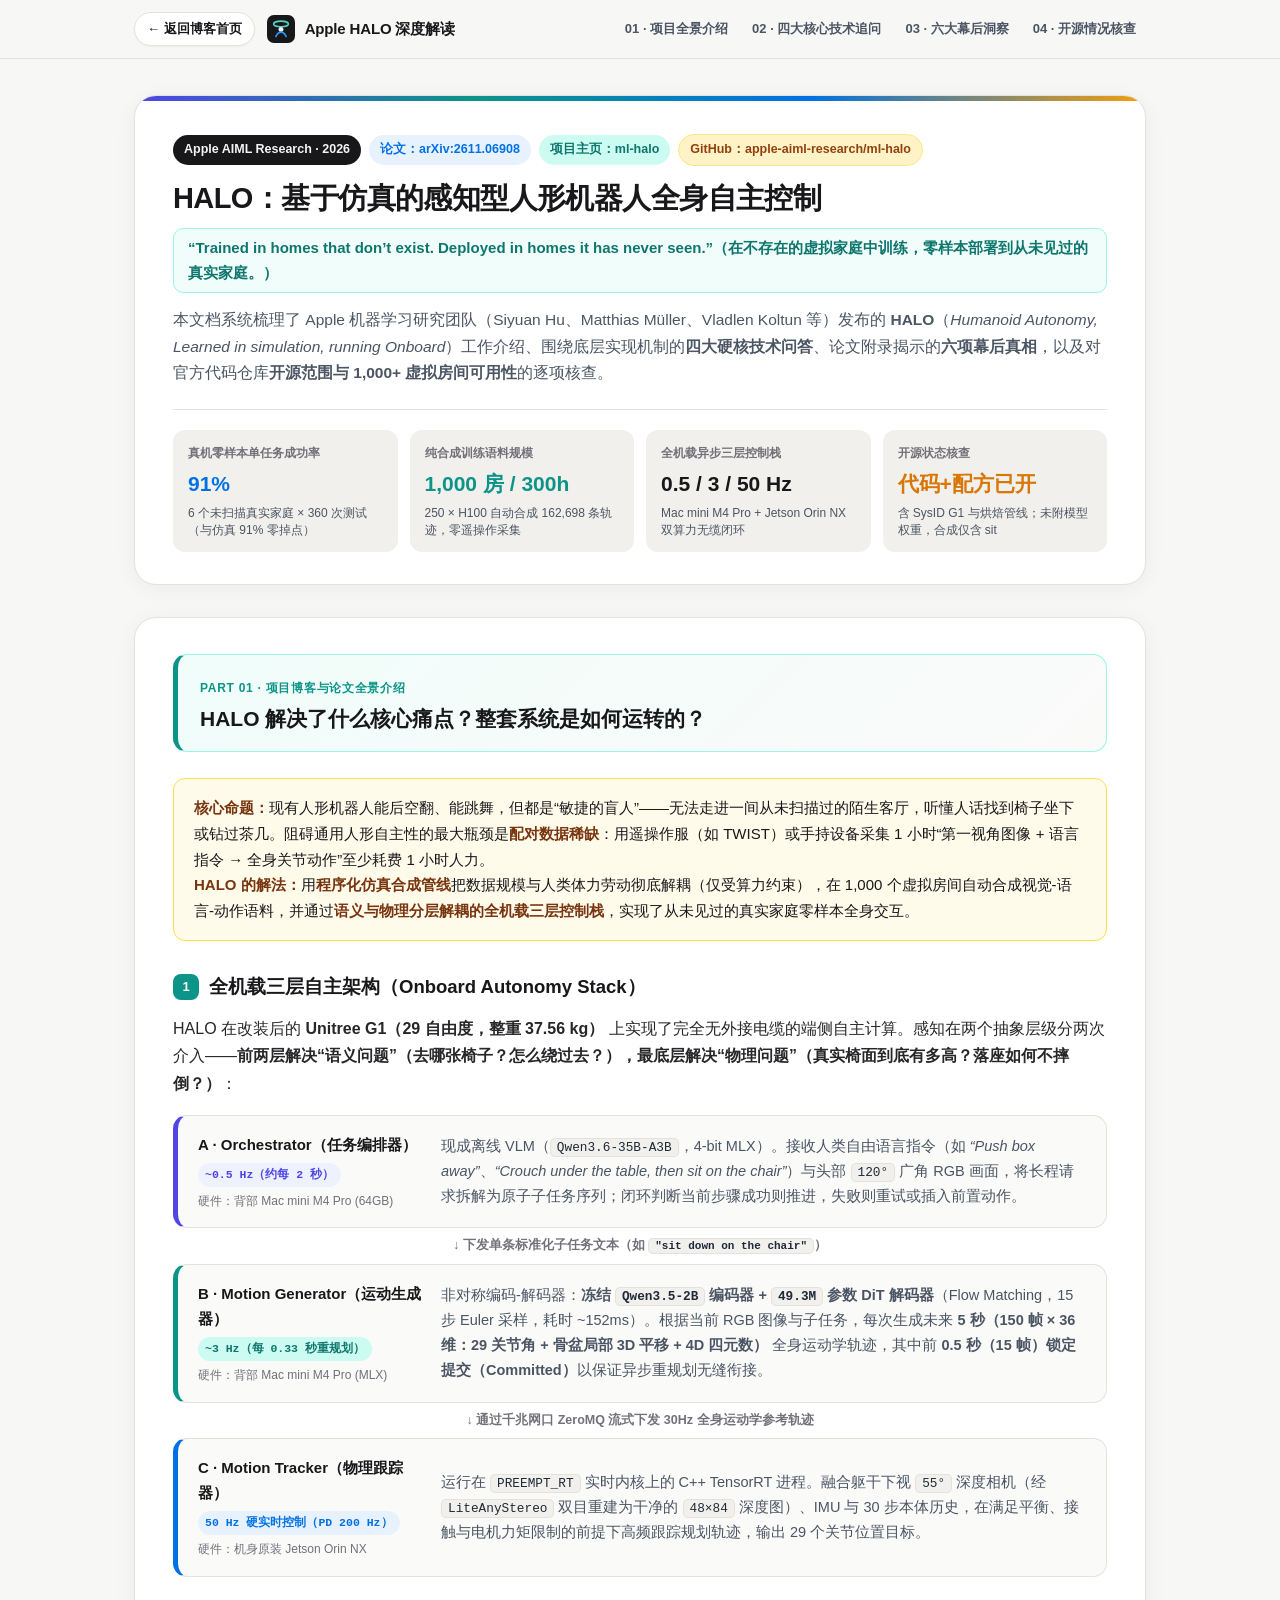
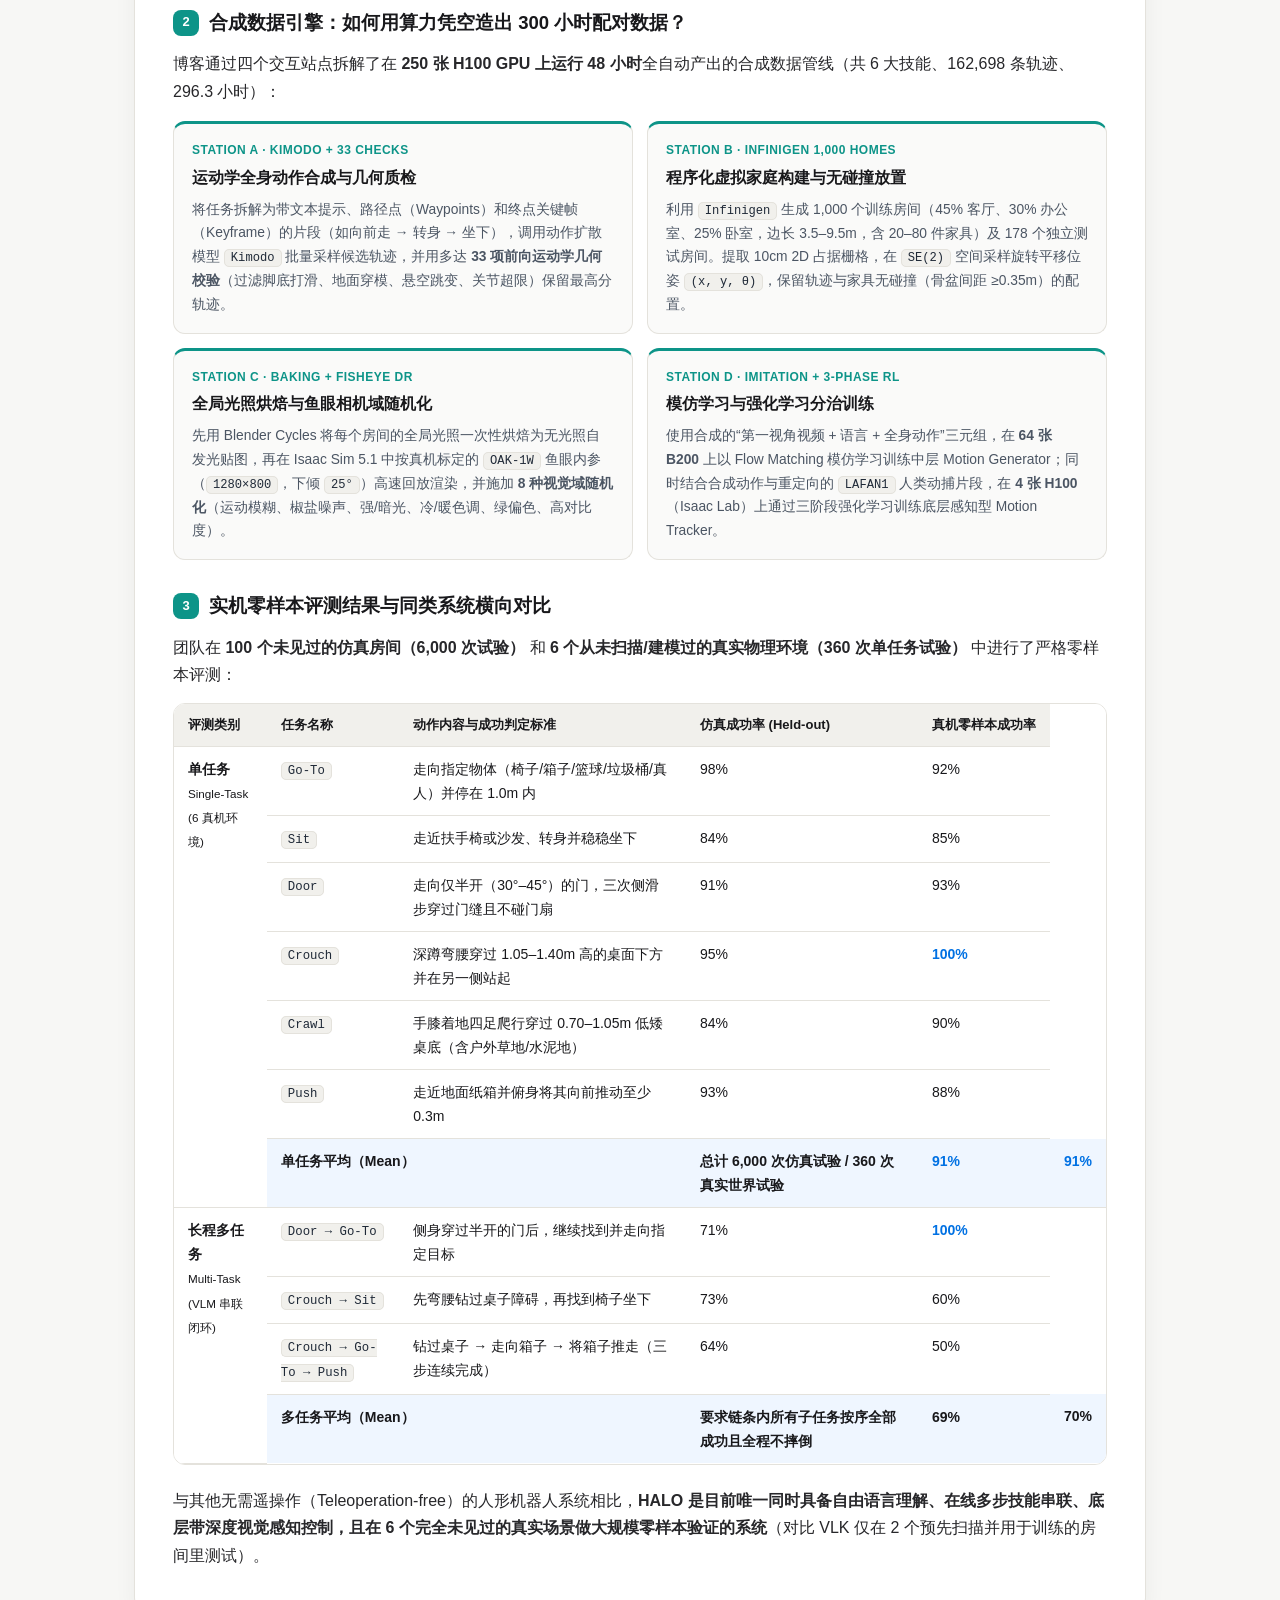
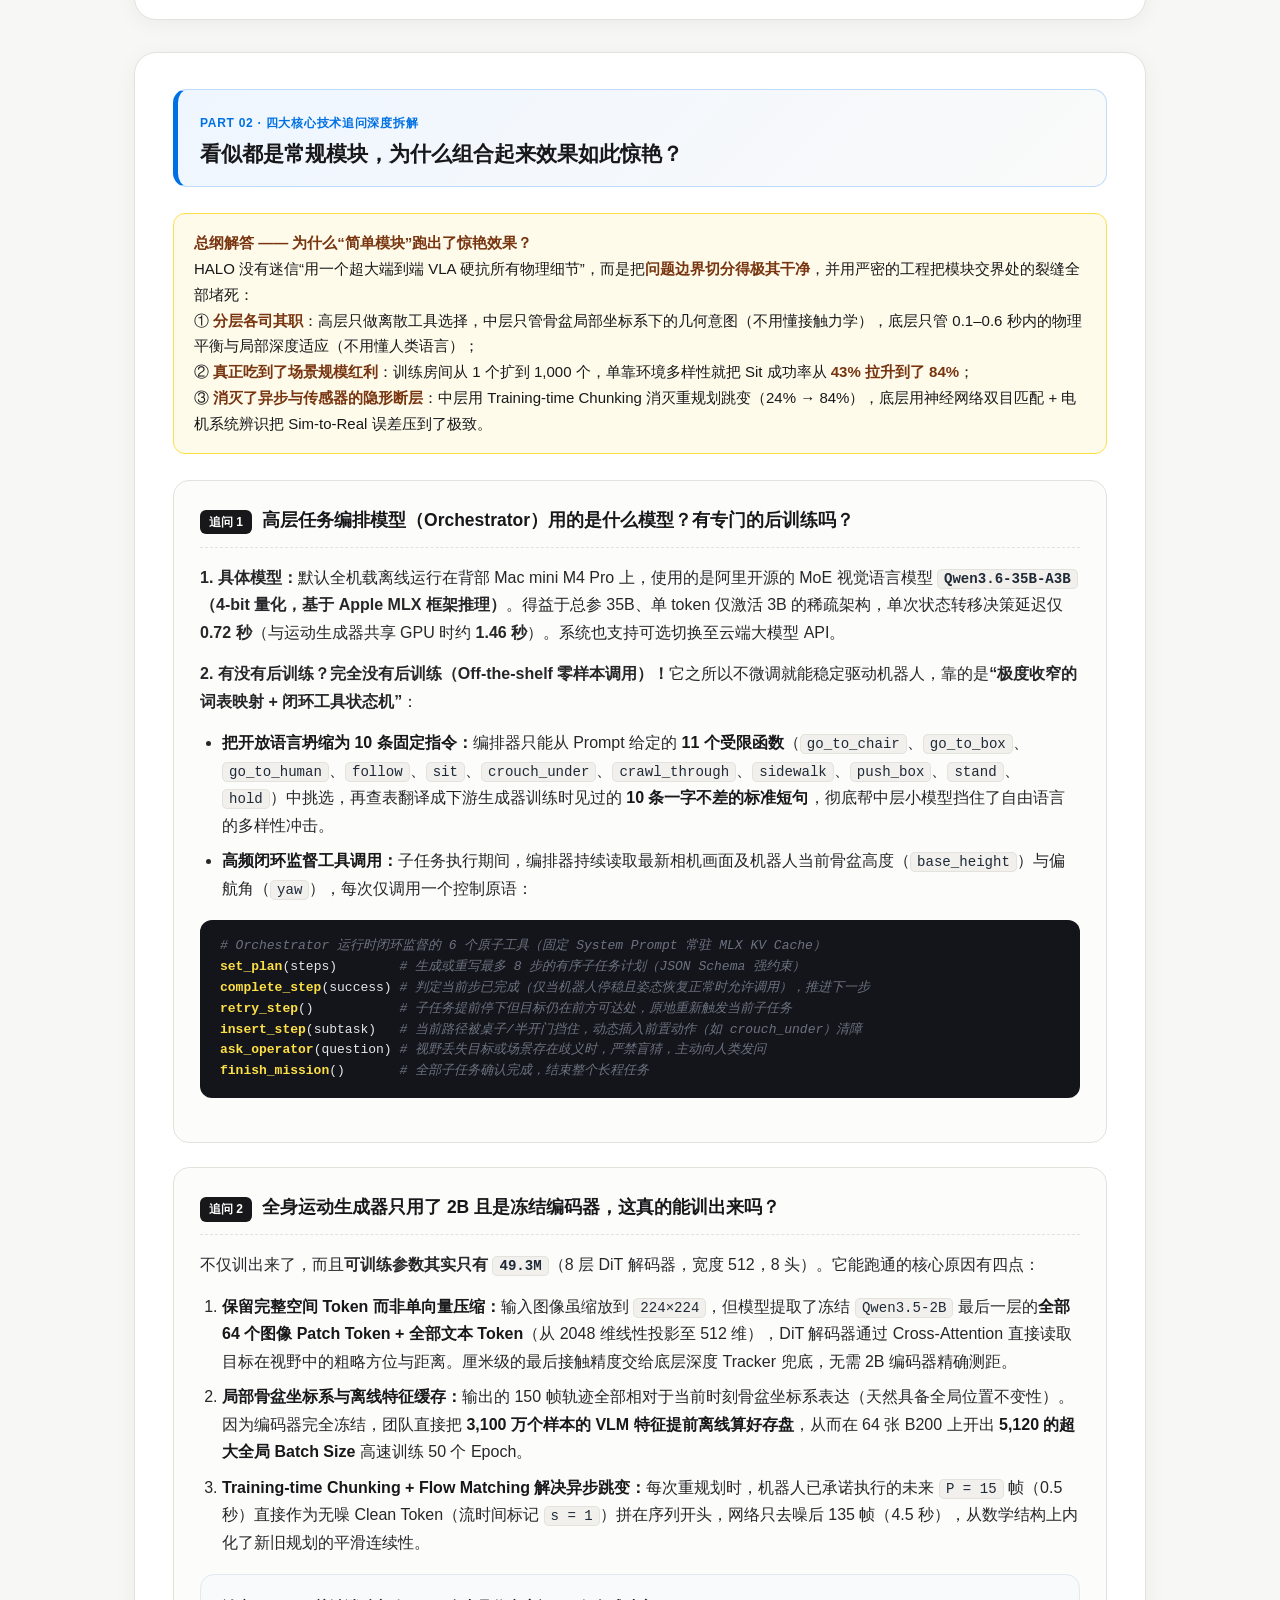
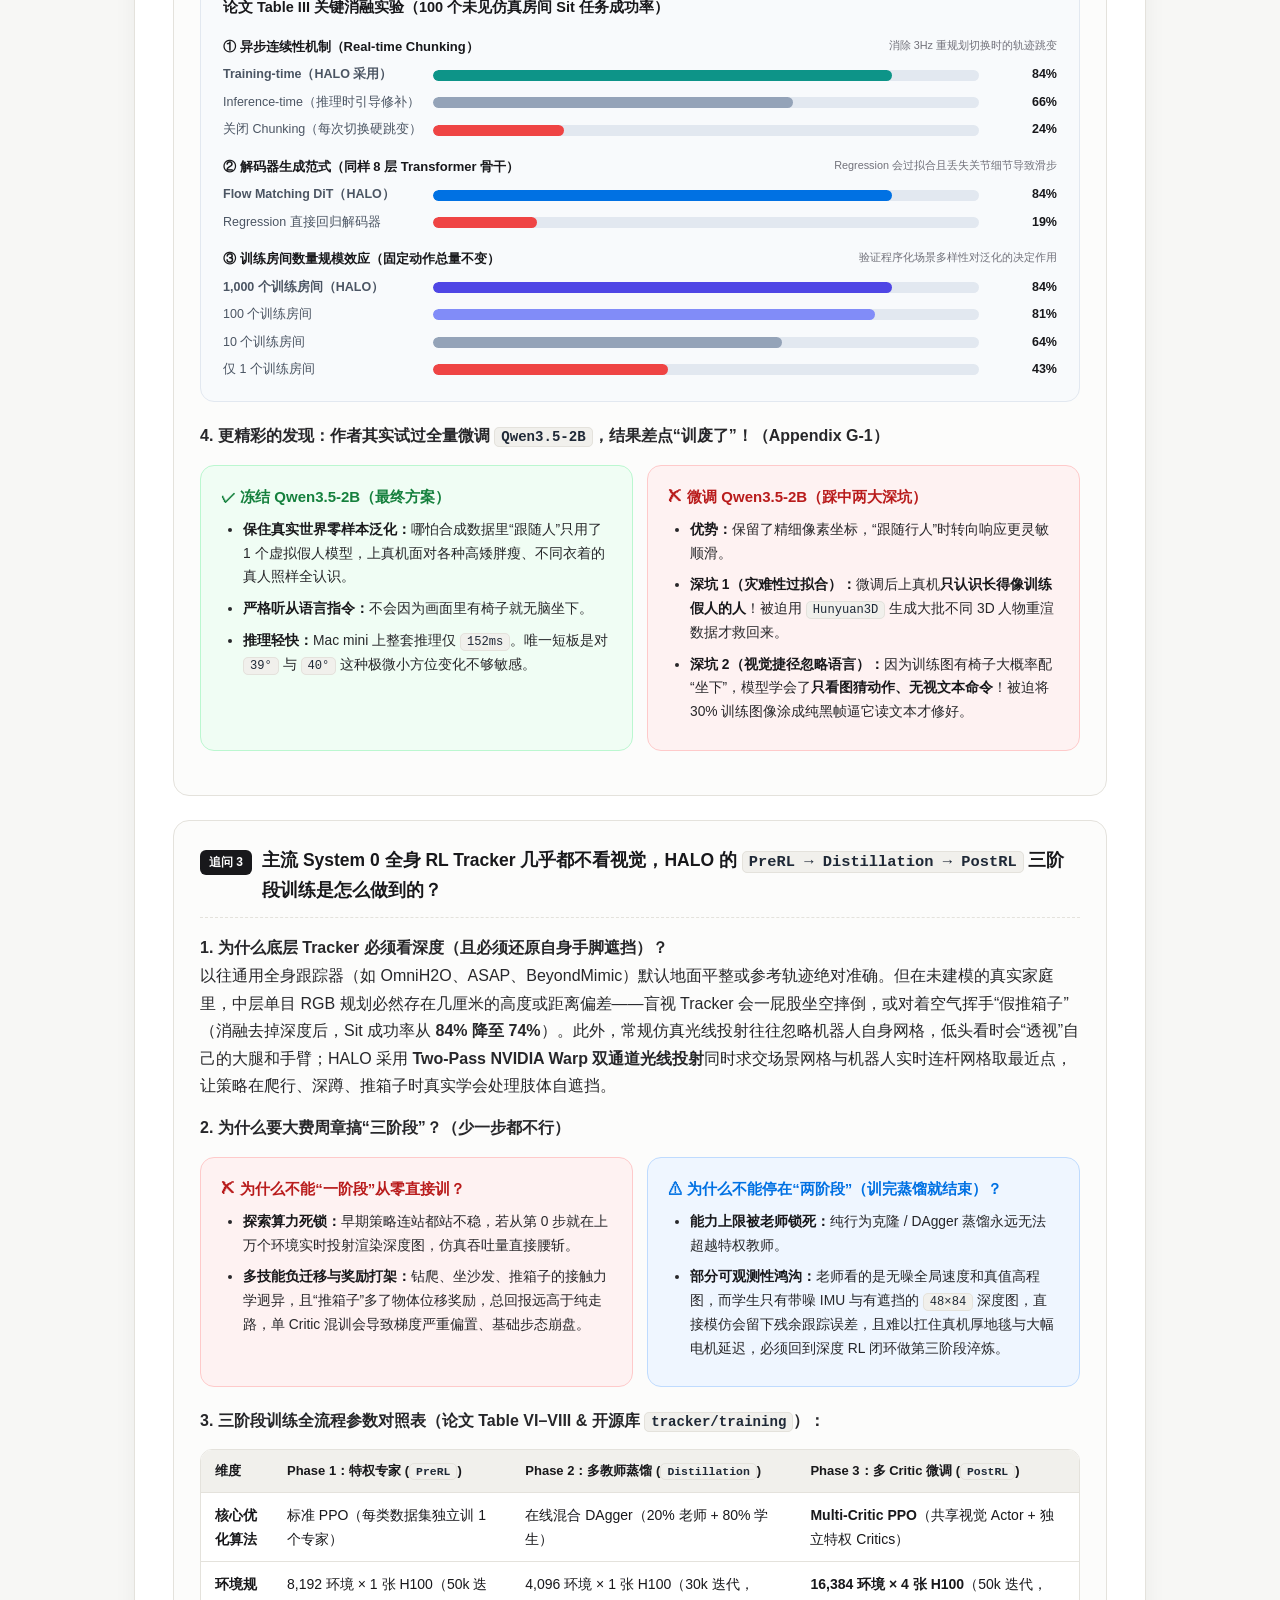
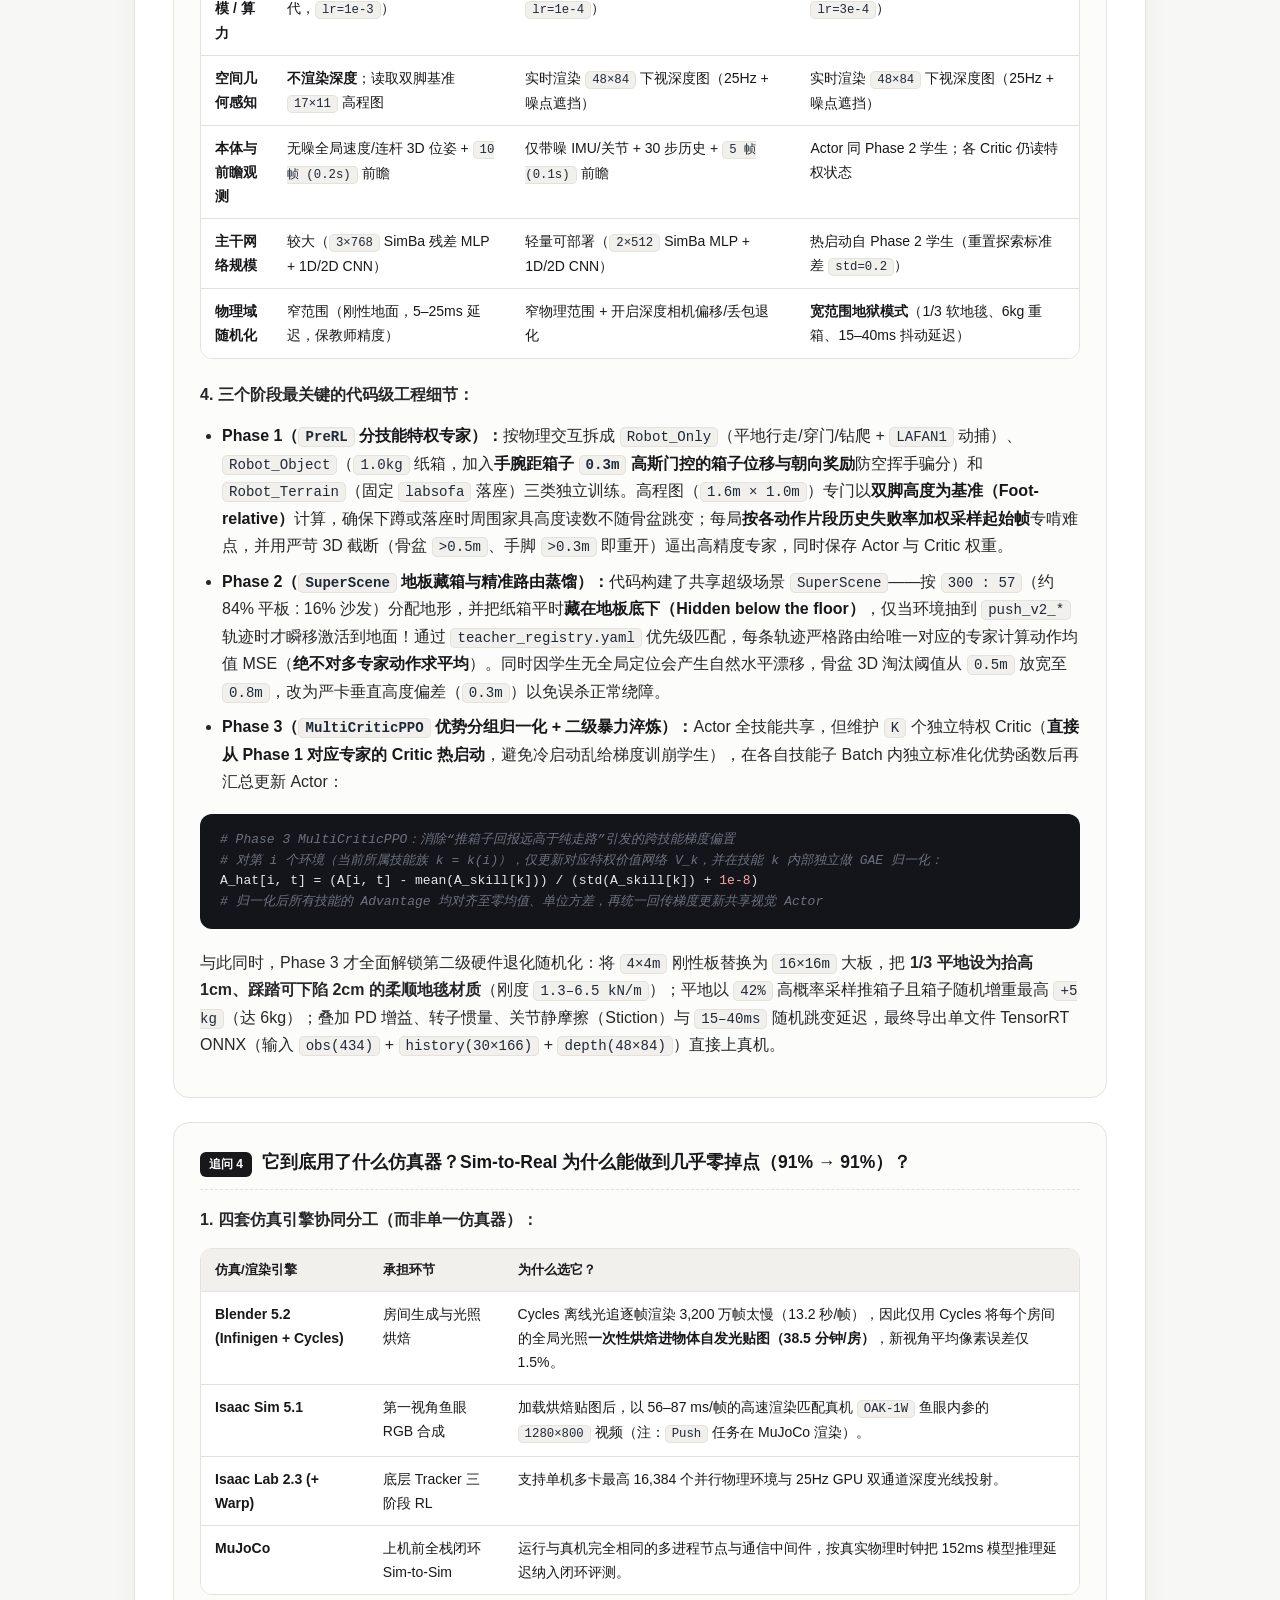
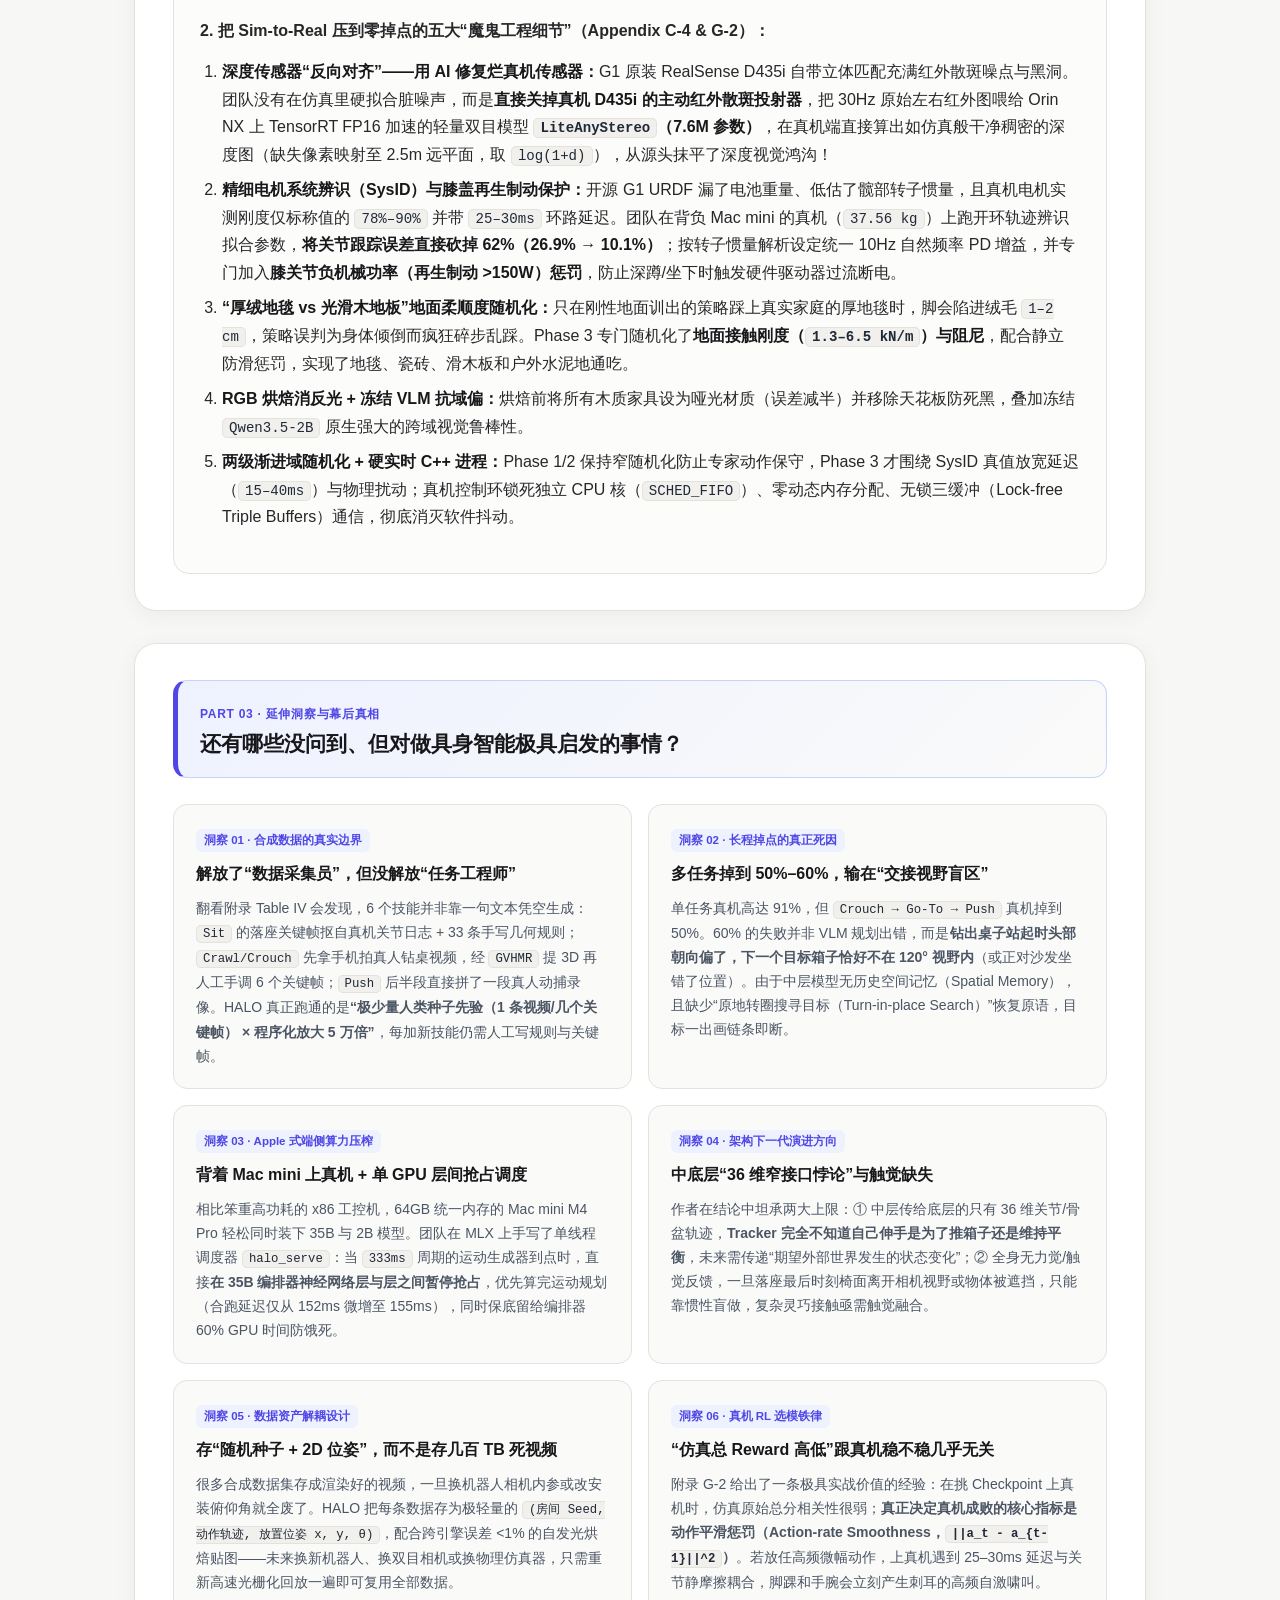
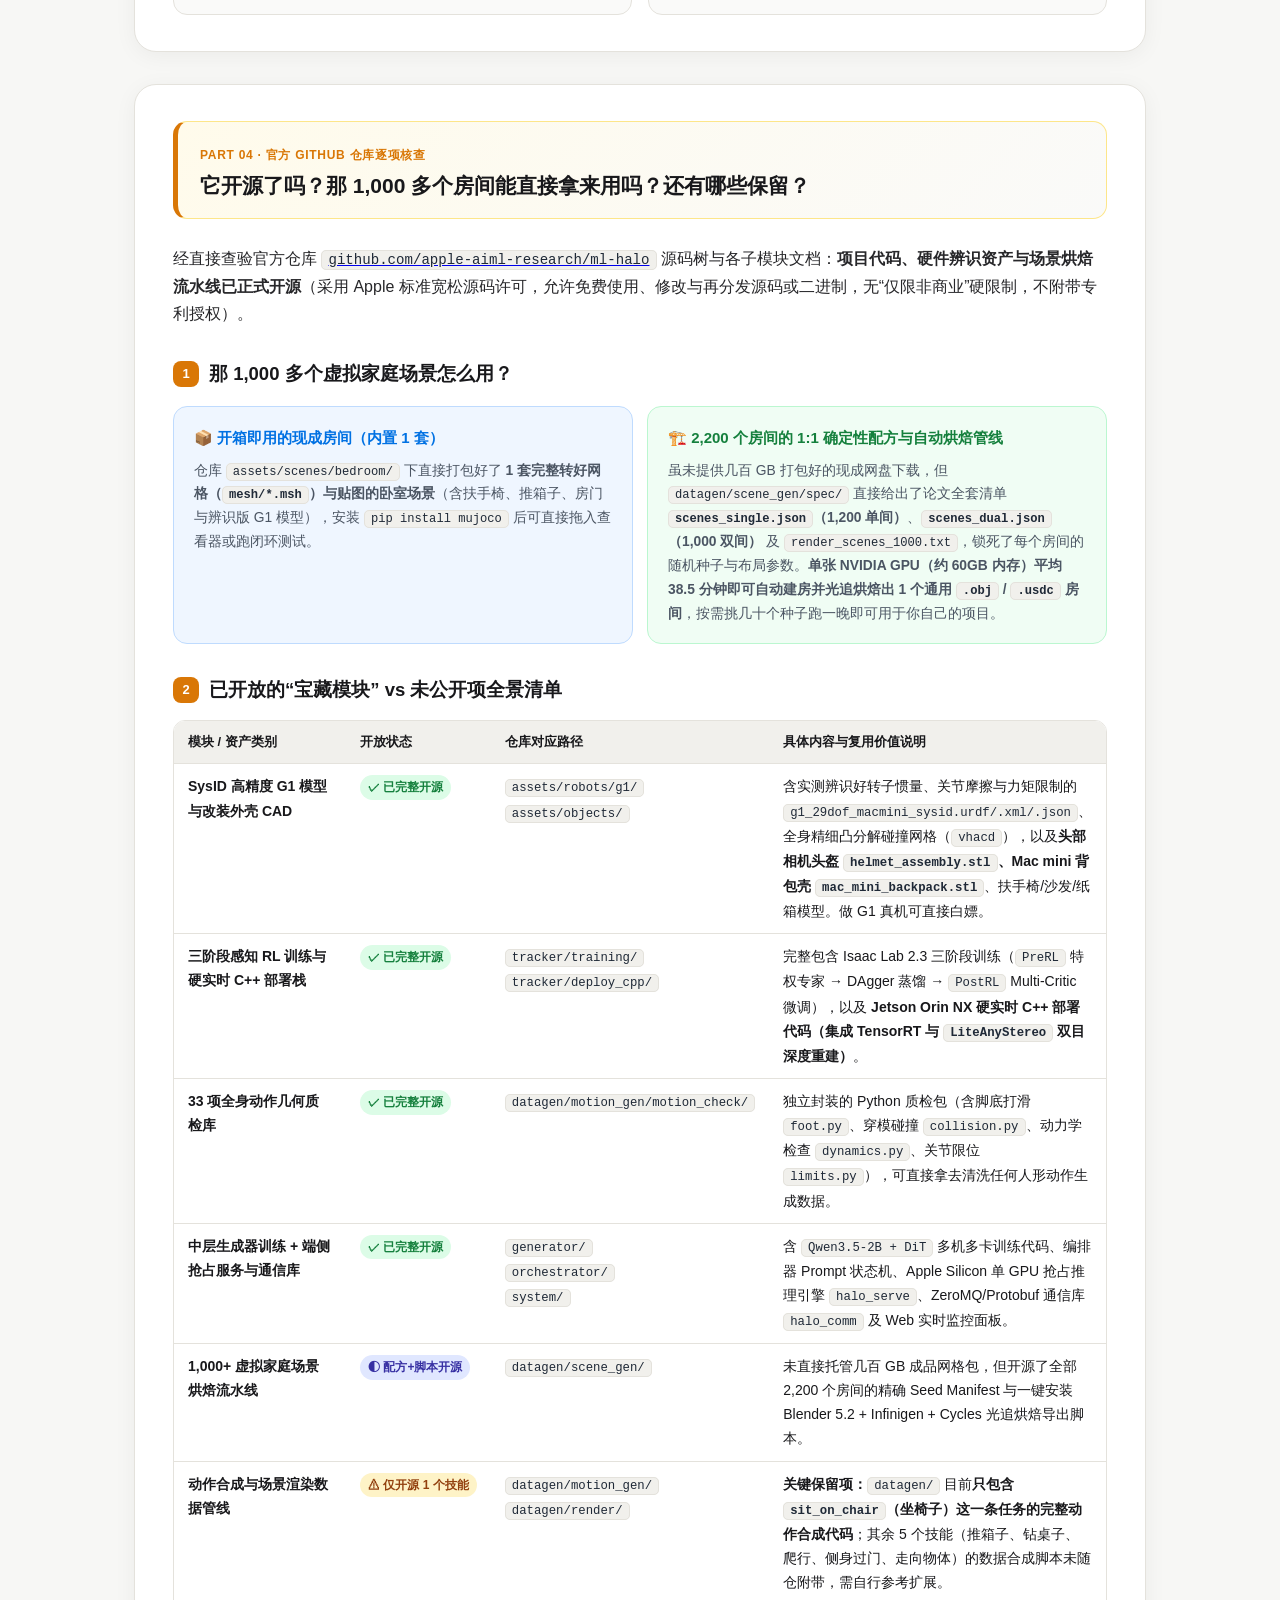
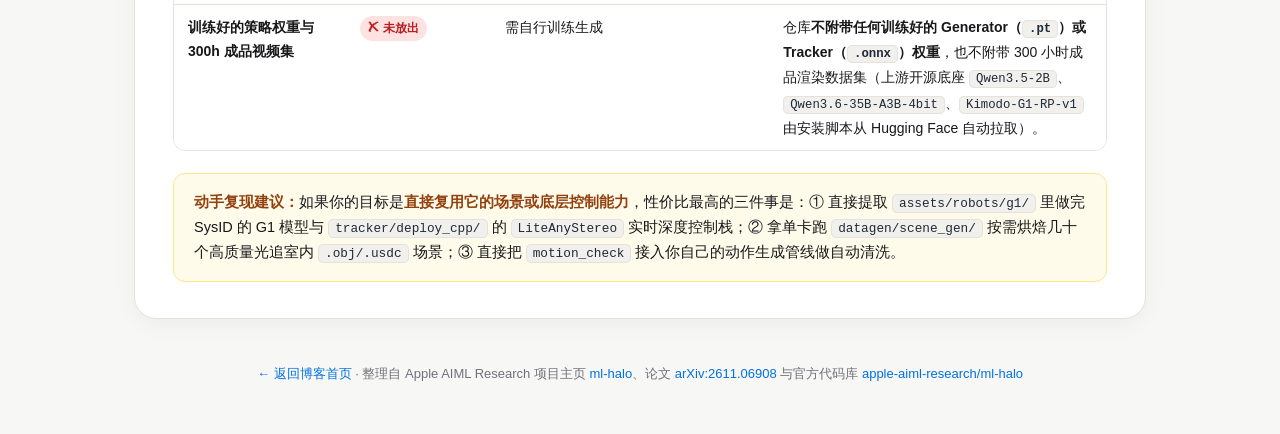
<file: posts/apple-halo.html>
<!DOCTYPE html>
<html lang="zh-CN">
<head>
<meta charset="UTF-8">
<meta name="viewport" content="width=device-width, initial-scale=1.0">
<meta name="description" content="围绕 Apple AIML 人形机器人自主系统 HALO（arXiv:2611.06908）的全景解读、四大底层技术追问、六项幕后工程洞察及 GitHub 开源资产与 1,000+ 虚拟房间可用性核查。">
<meta name="category" content="Product">
<meta property="article:section" content="Product">
<meta name="article-format" content="技术解读">
<title>Apple HALO 博客深度解读、核心技术问答与开源资产拆解｜Reading Notes</title>
<style>
  :root {
    --bg: #f7f7f5;
    --surface: #ffffff;
    --surface-alt: #f1f0ec;
    --ink: #18181b;
    --ink-secondary: #4b5563;
    --ink-muted: #71717a;
    --border: #e4e2dc;
    --accent: #0071e3;       /* Apple / HALO Tracker Blue */
    --accent-soft: #e8f2ff;
    --gen: #0d9488;          /* HALO Generator Teal */
    --gen-soft: #ccfbf1;
    --commit: #d97706;       /* HALO Committed Motion Amber */
    --commit-soft: #fef3c7;
    --orch: #4f46e5;         /* Orchestrator Indigo */
    --orch-soft: #eef2ff;
    --good: #15803d;
    --good-soft: #dcfce7;
    --warn: #b91c1c;
    --warn-soft: #fee2e2;
    --code-bg: #14151a;
    --code-ink: #e5e7eb;
    --shadow: 0 4px 22px rgba(24, 24, 27, 0.05);
  }

  * {
    box-sizing: border-box;
    margin: 0;
    padding: 0;
  }

  html {
    scroll-behavior: smooth;
  }

  body {
    font-family: -apple-system, BlinkMacSystemFont, "SF Pro Text", "PingFang SC", "Hiragino Sans GB", "Microsoft YaHei", "Segoe UI", Roboto, sans-serif;
    background: var(--bg);
    color: var(--ink);
    line-height: 1.72;
    font-size: 16px;
    -webkit-font-smoothing: antialiased;
  }

  /* Sticky Topbar */
  .topbar {
    position: sticky;
    top: 0;
    z-index: 50;
    background: rgba(247, 247, 245, 0.9);
    backdrop-filter: blur(14px);
    -webkit-backdrop-filter: blur(14px);
    border-bottom: 1px solid var(--border);
  }

  .topbar-inner {
    max-width: 1060px;
    margin: 0 auto;
    padding: 12px 24px;
    display: flex;
    align-items: center;
    justify-content: space-between;
    gap: 14px;
    flex-wrap: wrap;
  }

  .topbar-left {
    display: inline-flex;
    align-items: center;
    gap: 12px;
    flex-wrap: wrap;
  }

  .home-back-pill {
    display: inline-flex;
    align-items: center;
    gap: 5px;
    font-size: 13px;
    font-weight: 650;
    color: var(--ink);
    background: var(--surface);
    border: 1px solid var(--border);
    padding: 5px 12px;
    border-radius: 999px;
    text-decoration: none;
    transition: all 0.16s ease;
    box-shadow: 0 1px 2px rgba(24, 24, 27, 0.04);
  }

  .home-back-pill:hover {
    border-color: var(--accent);
    color: var(--accent);
    background: var(--accent-soft);
  }

  .brand {
    display: inline-flex;
    align-items: center;
    gap: 10px;
    font-weight: 700;
    font-size: 15px;
    color: var(--ink);
    text-decoration: none;
    letter-spacing: -0.01em;
  }

  .brand svg {
    width: 28px;
    height: 28px;
    flex-shrink: 0;
  }

  .nav-links {
    display: flex;
    gap: 4px;
    flex-wrap: wrap;
  }

  .nav-links a {
    text-decoration: none;
    font-size: 13px;
    font-weight: 600;
    color: var(--ink-secondary);
    padding: 5px 10px;
    border-radius: 999px;
    white-space: nowrap;
    transition: all 0.18s ease;
  }

  .nav-links a:hover {
    background: var(--accent-soft);
    color: var(--accent);
  }

  .container {
    max-width: 1060px;
    margin: 0 auto;
    padding: 36px 24px 84px;
  }

  /* Hero Section */
  .hero {
    background: var(--surface);
    border: 1px solid var(--border);
    border-radius: 22px;
    padding: 38px 38px 32px;
    box-shadow: var(--shadow);
    margin-bottom: 32px;
    position: relative;
    overflow: hidden;
  }

  .hero::before {
    content: "";
    position: absolute;
    top: 0;
    left: 0;
    right: 0;
    height: 5px;
    background: linear-gradient(90deg, var(--orch), var(--gen), var(--accent), #f59e0b);
  }

  .badge-row {
    display: flex;
    align-items: center;
    gap: 8px;
    flex-wrap: wrap;
    margin-bottom: 14px;
  }

  .badge {
    display: inline-flex;
    align-items: center;
    gap: 6px;
    font-size: 12.5px;
    font-weight: 600;
    padding: 4px 11px;
    border-radius: 999px;
    background: var(--accent-soft);
    color: var(--accent);
    text-decoration: none;
  }

  .badge.teal {
    background: var(--gen-soft);
    color: #0f766e;
  }

  .badge.amber {
    background: var(--commit-soft);
    color: #92400e;
    border: 1px solid #fde68a;
  }

  .badge.dark {
    background: #18181b;
    color: #f4f4f5;
  }

  .hero h1 {
    font-size: 29px;
    line-height: 1.3;
    letter-spacing: -0.02em;
    margin-bottom: 10px;
  }

  .hero-quote {
    display: inline-block;
    font-size: 15px;
    font-weight: 600;
    color: #0f766e;
    background: #f0fdfa;
    border: 1px solid #99f6e4;
    padding: 6px 14px;
    border-radius: 10px;
    margin-bottom: 14px;
  }

  .hero-sub {
    color: var(--ink-secondary);
    font-size: 15.5px;
    margin-bottom: 22px;
  }

  .hero-sub a {
    color: var(--accent);
    text-decoration: none;
    border-bottom: 1px dashed var(--accent);
  }

  .context-grid {
    display: grid;
    grid-template-columns: repeat(4, 1fr);
    gap: 12px;
    padding-top: 20px;
    border-top: 1px solid var(--border);
  }

  .stat-box {
    background: var(--surface-alt);
    border-radius: 12px;
    padding: 13px 15px;
  }

  .stat-box .k {
    font-size: 12px;
    color: var(--ink-muted);
    font-weight: 600;
    display: block;
  }

  .stat-box .v {
    font-size: 21px;
    font-weight: 800;
    color: var(--ink);
    margin: 2px 0 3px;
    font-variant-numeric: tabular-nums;
  }

  .stat-box .v.blue { color: var(--accent); }
  .stat-box .v.teal { color: var(--gen); }
  .stat-box .v.amber { color: var(--commit); }

  .stat-box .d {
    font-size: 12px;
    color: var(--ink-secondary);
    line-height: 1.42;
    display: block;
  }

  /* Section Card */
  .sec-card {
    background: var(--surface);
    border: 1px solid var(--border);
    border-radius: 22px;
    padding: 36px 38px;
    box-shadow: var(--shadow);
    margin-bottom: 32px;
    scroll-margin-top: 76px;
  }

  .sec-header {
    background: linear-gradient(135deg, #eff6ff 0%, #fafaf9 100%);
    border: 1px solid #bfdbfe;
    border-left: 5px solid var(--accent);
    border-radius: 14px;
    padding: 18px 22px;
    margin-bottom: 26px;
  }

  .sec-header.teal {
    background: linear-gradient(135deg, #f0fdfa 0%, #fafaf9 100%);
    border-color: #99f6e4;
    border-left-color: var(--gen);
  }

  .sec-header.indigo {
    background: linear-gradient(135deg, #eef2ff 0%, #fafaf9 100%);
    border-color: #c7d2fe;
    border-left-color: var(--orch);
  }

  .sec-header.amber {
    background: linear-gradient(135deg, #fffbeb 0%, #fafaf9 100%);
    border-color: #fde68a;
    border-left-color: var(--commit);
  }

  .sec-tag {
    display: inline-block;
    font-size: 12px;
    font-weight: 800;
    text-transform: uppercase;
    letter-spacing: 0.06em;
    color: var(--accent);
    margin-bottom: 5px;
  }

  .sec-header.teal .sec-tag { color: var(--gen); }
  .sec-header.indigo .sec-tag { color: var(--orch); }
  .sec-header.amber .sec-tag { color: var(--commit); }

  .sec-title {
    font-size: 21px;
    font-weight: 750;
    color: var(--ink);
    line-height: 1.4;
  }

  .tldr-callout {
    background: #fffbeb;
    border: 1px solid #fde047;
    border-radius: 12px;
    padding: 16px 20px;
    margin-bottom: 26px;
    font-size: 15px;
  }

  .tldr-callout strong {
    color: #78350f;
  }

  h3 {
    font-size: 18.5px;
    font-weight: 700;
    margin: 30px 0 12px;
    display: flex;
    align-items: center;
    gap: 10px;
    color: var(--ink);
  }

  h3 .step-num {
    display: inline-flex;
    align-items: center;
    justify-content: center;
    min-width: 26px;
    height: 26px;
    padding: 0 7px;
    border-radius: 8px;
    background: var(--accent);
    color: #fff;
    font-size: 13px;
    font-weight: 800;
    flex-shrink: 0;
  }

  h3 .step-num.teal { background: var(--gen); }
  h3 .step-num.indigo { background: var(--orch); }
  h3 .step-num.amber { background: var(--commit); }

  h4.sub-title {
    font-size: 16px;
    font-weight: 700;
    margin: 20px 0 8px;
    color: #1e3a8a;
  }

  p {
    margin-bottom: 14px;
    color: #27272a;
  }

  ul, ol {
    margin: 8px 0 18px 22px;
  }

  li {
    margin-bottom: 8px;
    color: #27272a;
  }

  li strong {
    color: var(--ink);
  }

  code {
    font-family: ui-monospace, "SF Mono", SFMono-Regular, Menlo, Monaco, Consolas, monospace;
    font-size: 0.88em;
    background: var(--surface-alt);
    border: 1px solid var(--border);
    padding: 1px 6px;
    border-radius: 5px;
    color: #1f2937;
  }

  pre {
    background: var(--code-bg);
    color: var(--code-ink);
    padding: 16px 20px;
    border-radius: 12px;
    overflow-x: auto;
    font-family: ui-monospace, "SF Mono", SFMono-Regular, Menlo, Monaco, Consolas, monospace;
    font-size: 13px;
    line-height: 1.6;
    margin: 12px 0 20px;
  }

  pre code {
    background: none;
    border: none;
    padding: 0;
    color: inherit;
    font-size: inherit;
  }

  .tok-cmt { color: #6b7280; font-style: italic; }
  .tok-key { color: #93c5fd; }
  .tok-fn  { color: #fde047; font-weight: 700; }
  .tok-str { color: #86efac; }
  .tok-num { color: #fca5a5; }

  /* Architecture 3-Layer Stack */
  .arch-stack {
    display: grid;
    grid-template-columns: 1fr;
    gap: 10px;
    margin: 18px 0 26px;
  }

  .arch-layer {
    border: 1px solid var(--border);
    border-radius: 14px;
    padding: 16px 20px;
    background: #fafaf9;
    display: grid;
    grid-template-columns: 225px 1fr;
    gap: 18px;
    align-items: center;
  }

  .arch-layer.l-orch { border-left: 5px solid var(--orch); }
  .arch-layer.l-gen  { border-left: 5px solid var(--gen); }
  .arch-layer.l-trk  { border-left: 5px solid var(--accent); }

  .arch-title {
    font-weight: 750;
    font-size: 15px;
    color: var(--ink);
  }

  .arch-freq {
    display: inline-block;
    font-family: ui-monospace, "SF Mono", monospace;
    font-size: 11.5px;
    font-weight: 700;
    padding: 2px 7px;
    border-radius: 999px;
    margin-top: 5px;
  }

  .l-orch .arch-freq { background: var(--orch-soft); color: var(--orch); }
  .l-gen  .arch-freq { background: var(--gen-soft); color: #0f766e; }
  .l-trk  .arch-freq { background: var(--accent-soft); color: var(--accent); }

  .arch-hw {
    display: block;
    font-size: 12px;
    color: var(--ink-muted);
    margin-top: 4px;
  }

  .arch-desc {
    font-size: 14.5px;
    color: var(--ink-secondary);
  }

  .arch-arrow {
    text-align: center;
    color: var(--ink-muted);
    font-size: 12.5px;
    font-weight: 600;
    line-height: 1.2;
  }

  /* 4-Station Data Pipeline Grid */
  .pipe-grid {
    display: grid;
    grid-template-columns: repeat(2, 1fr);
    gap: 14px;
    margin: 16px 0 24px;
  }

  .pipe-box {
    background: #fafaf9;
    border: 1px solid var(--border);
    border-top: 3px solid var(--gen);
    border-radius: 12px;
    padding: 16px 18px;
  }

  .pipe-box small {
    display: block;
    font-size: 12px;
    font-weight: 800;
    color: var(--gen);
    text-transform: uppercase;
    letter-spacing: 0.04em;
    margin-bottom: 4px;
  }

  .pipe-box b {
    display: block;
    font-size: 15.5px;
    margin-bottom: 6px;
    color: var(--ink);
  }

  .pipe-box p {
    font-size: 13.8px;
    color: var(--ink-secondary);
    margin: 0;
  }

  /* Tables */
  .table-wrap {
    overflow-x: auto;
    margin: 14px 0 22px;
    border: 1px solid var(--border);
    border-radius: 12px;
  }

  table {
    width: 100%;
    border-collapse: collapse;
    font-size: 14px;
    background: var(--surface);
  }

  th, td {
    text-align: left;
    padding: 10px 14px;
    border-bottom: 1px solid var(--border);
    vertical-align: top;
  }

  th {
    background: var(--surface-alt);
    font-weight: 700;
    color: var(--ink);
    font-size: 13px;
    white-space: nowrap;
  }

  tr:last-child td {
    border-bottom: none;
  }

  tr.highlight-row td {
    background: #eff6ff;
    font-weight: 700;
  }

  .num-best {
    color: var(--accent);
    font-weight: 750;
    font-variant-numeric: tabular-nums;
  }

  .pill-ok, .pill-warn, .pill-no, .pill-part {
    display: inline-block;
    padding: 2px 8px;
    border-radius: 999px;
    font-size: 12px;
    font-weight: 700;
    white-space: nowrap;
  }

  .pill-ok   { background: var(--good-soft); color: var(--good); }
  .pill-no   { background: var(--warn-soft); color: var(--warn); }
  .pill-warn { background: var(--commit-soft); color: #92400e; }
  .pill-part { background: #e0e7ff; color: #3730a3; }

  /* Sub-Q&A Divider Blocks inside Section 02 */
  .sub-qa {
    border: 1px solid var(--border);
    border-radius: 16px;
    padding: 24px 26px;
    margin-top: 24px;
    background: #fcfcfb;
  }

  .sub-qa-q {
    font-size: 17.5px;
    font-weight: 750;
    color: var(--ink);
    padding-bottom: 12px;
    margin-bottom: 16px;
    border-bottom: 1px dashed var(--border);
    display: flex;
    align-items: baseline;
    gap: 10px;
  }

  .sub-qa-q .q-badge {
    background: var(--ink);
    color: #fff;
    font-size: 12px;
    font-weight: 800;
    padding: 2px 9px;
    border-radius: 6px;
    flex-shrink: 0;
  }

  /* Ablation Visual Bars */
  .bench-box {
    background: #f8fafc;
    border: 1px solid #e2e8f0;
    border-radius: 14px;
    padding: 20px 22px;
    margin: 18px 0 20px;
  }

  .bench-head {
    display: flex;
    justify-content: space-between;
    align-items: center;
    flex-wrap: wrap;
    gap: 10px;
    margin-bottom: 16px;
  }

  .bench-title {
    font-weight: 700;
    font-size: 14.5px;
  }

  .bench-rows {
    display: grid;
    gap: 15px;
  }

  .bench-group-label {
    font-size: 13px;
    font-weight: 700;
    color: var(--ink);
    margin-bottom: 6px;
    display: flex;
    justify-content: space-between;
  }

  .bench-group-label small {
    color: var(--ink-muted);
    font-weight: 500;
  }

  .bar-group {
    display: grid;
    gap: 6px;
  }

  .bar-line {
    display: grid;
    grid-template-columns: 200px 1fr 68px;
    align-items: center;
    gap: 10px;
    font-size: 12.5px;
    color: var(--ink-secondary);
  }

  .bar-track {
    height: 11px;
    background: #e2e8f0;
    border-radius: 999px;
    overflow: hidden;
  }

  .bar-fill {
    height: 100%;
    border-radius: 999px;
  }

  .bar-val {
    font-weight: 700;
    font-variant-numeric: tabular-nums;
    text-align: right;
    color: var(--ink);
  }

  /* Two-column contrast cards */
  .contrast-grid {
    display: grid;
    grid-template-columns: 1fr 1fr;
    gap: 14px;
    margin: 16px 0 20px;
  }

  .contrast-card {
    border-radius: 14px;
    padding: 18px 20px;
    border: 1px solid var(--border);
  }

  .contrast-card.good {
    background: #f0fdf4;
    border-color: #bbf7d0;
  }

  .contrast-card.bad {
    background: #fef2f2;
    border-color: #fecaca;
  }

  .contrast-card.info {
    background: #eff6ff;
    border-color: #bfdbfe;
  }

  .contrast-card h4 {
    font-size: 15px;
    margin-bottom: 8px;
    display: flex;
    align-items: center;
    gap: 6px;
  }

  .contrast-card.good h4 { color: var(--good); }
  .contrast-card.bad h4  { color: var(--warn); }
  .contrast-card.info h4 { color: var(--accent); }

  .contrast-card p, .contrast-card ul {
    font-size: 13.8px;
    margin-bottom: 0;
    color: var(--ink-secondary);
  }

  /* Insights Grid */
  .insight-grid {
    display: grid;
    grid-template-columns: repeat(2, 1fr);
    gap: 16px;
    margin-top: 16px;
  }

  .insight-card {
    background: #fafaf9;
    border: 1px solid var(--border);
    border-radius: 14px;
    padding: 20px 22px;
  }

  .insight-card .num-chip {
    display: inline-block;
    font-size: 11.5px;
    font-weight: 800;
    padding: 2px 8px;
    border-radius: 6px;
    background: var(--orch-soft);
    color: var(--orch);
    margin-bottom: 8px;
  }

  .insight-card h4 {
    font-size: 16px;
    margin-bottom: 8px;
    color: var(--ink);
  }

  .insight-card p {
    font-size: 14px;
    color: var(--ink-secondary);
    margin-bottom: 0;
  }

  .quote-box {
    background: var(--surface-alt);
    border-left: 4px solid var(--commit);
    padding: 12px 16px;
    border-radius: 0 10px 10px 0;
    font-size: 14px;
    color: var(--ink-secondary);
    margin: 14px 0 18px;
  }

  .warn-note {
    background: #fffbeb;
    border: 1px solid #fde68a;
    border-radius: 12px;
    padding: 16px 20px;
    margin-top: 20px;
    font-size: 14.5px;
  }

  .warn-note strong {
    color: #92400e;
  }

  footer {
    text-align: center;
    font-size: 13px;
    color: var(--ink-muted);
    padding-top: 12px;
  }

  footer a {
    color: var(--accent);
    text-decoration: none;
  }

  @media (max-width: 820px) {
    .topbar-inner {
      padding: 10px 16px;
      gap: 8px;
    }
    .nav-links {
      flex-wrap: nowrap;
      overflow-x: auto;
      width: 100%;
      scrollbar-width: none;
      padding-bottom: 2px;
    }
    .nav-links::-webkit-scrollbar {
      display: none;
    }
    .context-grid {
      grid-template-columns: repeat(2, 1fr);
    }
    .pipe-grid,
    .contrast-grid,
    .insight-grid {
      grid-template-columns: 1fr;
    }
    .arch-layer {
      grid-template-columns: 1fr;
      gap: 8px;
    }
    .hero, .sec-card {
      padding: 24px 20px;
    }
    .bar-line {
      grid-template-columns: 135px 1fr 56px;
    }
  }
</style>
</head>
<body>

<header class="topbar">
  <div class="topbar-inner">
    <div class="topbar-left">
      <a class="home-back-pill" href="../index.html">← 返回博客首页</a>
      <a class="brand" href="#top">
        <svg viewBox="0 0 36 36" fill="none" aria-hidden="true">
          <rect width="36" height="36" rx="9" fill="#18181B"/>
          <ellipse cx="18" cy="11.5" rx="9.5" ry="3.6" stroke="#4FD1C5" stroke-width="2"/>
          <circle cx="18" cy="18.5" r="3.2" fill="#F5F5F7"/>
          <path d="M11.5 27.5C13.2 23.8 15.4 22 18 22C20.6 22 22.8 23.8 24.5 27.5" stroke="#2997FF" stroke-width="2.2" stroke-linecap="round"/>
        </svg>
        <span>Apple HALO 深度解读</span>
      </a>
    </div>
    <nav class="nav-links">
      <a href="#sec-intro">01 · 项目全景介绍</a>
      <a href="#sec-qa">02 · 四大核心技术追问</a>
      <a href="#sec-insights">03 · 六大幕后洞察</a>
      <a href="#sec-opensource">04 · 开源情况核查</a>
    </nav>
  </div>
</header>

<main class="container" id="top">

  <!-- ==================== HERO ==================== -->
  <section class="hero">
    <div class="badge-row">
      <span class="badge dark">Apple AIML Research · 2026</span>
      <a class="badge" href="https://arxiv.org/abs/2611.06908" target="_blank" rel="noopener">论文：arXiv:2611.06908</a>
      <a class="badge teal" href="https://apple-aiml-research.github.io/ml-halo/" target="_blank" rel="noopener">项目主页：ml-halo</a>
      <a class="badge amber" href="https://github.com/apple-aiml-research/ml-halo" target="_blank" rel="noopener">GitHub：apple-aiml-research/ml-halo</a>
    </div>
    <h1>HALO：基于仿真的感知型人形机器人全身自主控制</h1>
    <div class="hero-quote">“Trained in homes that don’t exist. Deployed in homes it has never seen.”（在不存在的虚拟家庭中训练，零样本部署到从未见过的真实家庭。）</div>
    <p class="hero-sub">
      本文档系统梳理了 Apple 机器学习研究团队（Siyuan Hu、Matthias Müller、Vladlen Koltun 等）发布的 <strong>HALO</strong>（<em>Humanoid Autonomy, Learned in simulation, running Onboard</em>）工作介绍、围绕底层实现机制的<strong>四大硬核技术问答</strong>、论文附录揭示的<strong>六项幕后真相</strong>，以及对官方代码仓库<strong>开源范围与 1,000+ 虚拟房间可用性</strong>的逐项核查。
    </p>
    <div class="context-grid">
      <div class="stat-box">
        <span class="k">真机零样本单任务成功率</span>
        <div class="v blue">91%</div>
        <span class="d">6 个未扫描真实家庭 × 360 次测试（与仿真 91% 零掉点）</span>
      </div>
      <div class="stat-box">
        <span class="k">纯合成训练语料规模</span>
        <div class="v teal">1,000 房 / 300h</div>
        <span class="d">250 × H100 自动合成 162,698 条轨迹，零遥操作采集</span>
      </div>
      <div class="stat-box">
        <span class="k">全机载异步三层控制栈</span>
        <div class="v">0.5 / 3 / 50 Hz</div>
        <span class="d">Mac mini M4 Pro + Jetson Orin NX 双算力无缆闭环</span>
      </div>
      <div class="stat-box">
        <span class="k">开源状态核查</span>
        <div class="v amber">代码+配方已开</div>
        <span class="d">含 SysID G1 与烘焙管线；未附模型权重，合成仅含 sit</span>
      </div>
    </div>
  </section>

  <!-- ==================== SECTION 01: INTRO ==================== -->
  <section class="sec-card" id="sec-intro">
    <div class="sec-header teal">
      <span class="sec-tag">Part 01 · 项目博客与论文全景介绍</span>
      <div class="sec-title">HALO 解决了什么核心痛点？整套系统是如何运转的？</div>
    </div>

    <div class="tldr-callout">
      <strong>核心命题：</strong>现有人形机器人能后空翻、能跳舞，但都是“敏捷的盲人”——无法走进一间从未扫描过的陌生客厅，听懂人话找到椅子坐下或钻过茶几。阻碍通用人形自主性的最大瓶颈是<strong>配对数据稀缺</strong>：用遥操作服（如 TWIST）或手持设备采集 1 小时“第一视角图像 + 语言指令 → 全身关节动作”至少耗费 1 小时人力。<br>
      <strong>HALO 的解法：</strong>用<strong>程序化仿真合成管线</strong>把数据规模与人类体力劳动彻底解耦（仅受算力约束），在 1,000 个虚拟房间自动合成视觉-语言-动作语料，并通过<strong>语义与物理分层解耦的全机载三层控制栈</strong>，实现了从未见过的真实家庭零样本全身交互。
    </div>

    <h3><span class="step-num teal">1</span>全机载三层自主架构（Onboard Autonomy Stack）</h3>
    <p>HALO 在改装后的 <strong>Unitree G1（29 自由度，整重 37.56 kg）</strong> 上实现了完全无外接电缆的端侧自主计算。感知在两个抽象层级分两次介入——<strong>前两层解决“语义问题”（去哪张椅子？怎么绕过去？），最底层解决“物理问题”（真实椅面到底有多高？落座如何不摔倒？）</strong>：</p>

    <div class="arch-stack">
      <div class="arch-layer l-orch">
        <div>
          <div class="arch-title">A · Orchestrator（任务编排器）</div>
          <span class="arch-freq">~0.5 Hz（约每 2 秒）</span>
          <span class="arch-hw">硬件：背部 Mac mini M4 Pro (64GB)</span>
        </div>
        <div class="arch-desc">
          现成离线 VLM（<code>Qwen3.6-35B-A3B</code>，4-bit MLX）。接收人类自由语言指令（如 <em>“Push box away”</em>、<em>“Crouch under the table, then sit on the chair”</em>）与头部 <code>120°</code> 广角 RGB 画面，将长程请求拆解为原子子任务序列；闭环判断当前步骤成功则推进，失败则重试或插入前置动作。
        </div>
      </div>
      <div class="arch-arrow">↓ 下发单条标准化子任务文本（如 <code>"sit down on the chair"</code>）</div>
      <div class="arch-layer l-gen">
        <div>
          <div class="arch-title">B · Motion Generator（运动生成器）</div>
          <span class="arch-freq">~3 Hz（每 0.33 秒重规划）</span>
          <span class="arch-hw">硬件：背部 Mac mini M4 Pro (MLX)</span>
        </div>
        <div class="arch-desc">
          非对称编码-解码器：<strong>冻结 <code>Qwen3.5-2B</code> 编码器 + <code>49.3M</code> 参数 DiT 解码器</strong>（Flow Matching，15 步 Euler 采样，耗时 ~152ms）。根据当前 RGB 图像与子任务，每次生成未来 <strong>5 秒（150 帧 × 36 维：29 关节角 + 骨盆局部 3D 平移 + 4D 四元数）</strong> 全身运动学轨迹，其中前 <strong>0.5 秒（15 帧）锁定提交（Committed）</strong>以保证异步重规划无缝衔接。
        </div>
      </div>
      <div class="arch-arrow">↓ 通过千兆网口 ZeroMQ 流式下发 30Hz 全身运动学参考轨迹</div>
      <div class="arch-layer l-trk">
        <div>
          <div class="arch-title">C · Motion Tracker（物理跟踪器）</div>
          <span class="arch-freq">50 Hz 硬实时控制（PD 200 Hz）</span>
          <span class="arch-hw">硬件：机身原装 Jetson Orin NX</span>
        </div>
        <div class="arch-desc">
          运行在 <code>PREEMPT_RT</code> 实时内核上的 C++ TensorRT 进程。融合躯干下视 <code>55°</code> 深度相机（经 <code>LiteAnyStereo</code> 双目重建为干净的 <code>48×84</code> 深度图）、IMU 与 30 步本体历史，在满足平衡、接触与电机力矩限制的前提下高频跟踪规划轨迹，输出 29 个关节位置目标。
        </div>
      </div>
    </div>

    <h3><span class="step-num teal">2</span>合成数据引擎：如何用算力凭空造出 300 小时配对数据？</h3>
    <p>博客通过四个交互站点拆解了在 <strong>250 张 H100 GPU 上运行 48 小时</strong>全自动产出的合成数据管线（共 6 大技能、162,698 条轨迹、296.3 小时）：</p>

    <div class="pipe-grid">
      <div class="pipe-box">
        <small>Station A · Kimodo + 33 Checks</small>
        <b>运动学全身动作合成与几何质检</b>
        <p>将任务拆解为带文本提示、路径点（Waypoints）和终点关键帧（Keyframe）的片段（如向前走 → 转身 → 坐下），调用动作扩散模型 <code>Kimodo</code> 批量采样候选轨迹，并用多达 <strong>33 项前向运动学几何校验</strong>（过滤脚底打滑、地面穿模、悬空跳变、关节超限）保留最高分轨迹。</p>
      </div>
      <div class="pipe-box">
        <small>Station B · Infinigen 1,000 Homes</small>
        <b>程序化虚拟家庭构建与无碰撞放置</b>
        <p>利用 <code>Infinigen</code> 生成 1,000 个训练房间（45% 客厅、30% 办公室、25% 卧室，边长 3.5–9.5m，含 20–80 件家具）及 178 个独立测试房间。提取 10cm 2D 占据栅格，在 <code>SE(2)</code> 空间采样旋转平移位姿 <code>(x, y, θ)</code>，保留轨迹与家具无碰撞（骨盆间距 ≥0.35m）的配置。</p>
      </div>
      <div class="pipe-box">
        <small>Station C · Baking + Fisheye DR</small>
        <b>全局光照烘焙与鱼眼相机域随机化</b>
        <p>先用 Blender Cycles 将每个房间的全局光照一次性烘焙为无光照自发光贴图，再在 Isaac Sim 5.1 中按真机标定的 <code>OAK-1W</code> 鱼眼内参（<code>1280×800</code>，下倾 <code>25°</code>）高速回放渲染，并施加 <strong>8 种视觉域随机化</strong>（运动模糊、椒盐噪声、强/暗光、冷/暖色调、绿偏色、高对比度）。</p>
      </div>
      <div class="pipe-box">
        <small>Station D · Imitation + 3-Phase RL</small>
        <b>模仿学习与强化学习分治训练</b>
        <p>使用合成的“第一视角视频 + 语言 + 全身动作”三元组，在 <strong>64 张 B200</strong> 上以 Flow Matching 模仿学习训练中层 Motion Generator；同时结合合成动作与重定向的 <code>LAFAN1</code> 人类动捕片段，在 <strong>4 张 H100</strong>（Isaac Lab）上通过三阶段强化学习训练底层感知型 Motion Tracker。</p>
      </div>
    </div>

    <h3><span class="step-num teal">3</span>实机零样本评测结果与同类系统横向对比</h3>
    <p>团队在 <strong>100 个未见过的仿真房间（6,000 次试验）</strong> 和 <strong>6 个从未扫描/建模过的真实物理环境（360 次单任务试验）</strong> 中进行了严格零样本评测：</p>

    <div class="table-wrap">
      <table>
        <thead>
          <tr>
            <th>评测类别</th>
            <th>任务名称</th>
            <th>动作内容与成功判定标准</th>
            <th>仿真成功率 (Held-out)</th>
            <th>真机零样本成功率</th>
          </tr>
        </thead>
        <tbody>
          <tr>
            <td rowspan="7"><strong>单任务</strong><br><small>Single-Task<br>(6 真机环境)</small></td>
            <td><code>Go-To</code></td>
            <td>走向指定物体（椅子/箱子/篮球/垃圾桶/真人）并停在 1.0m 内</td>
            <td>98%</td>
            <td>92%</td>
          </tr>
          <tr>
            <td><code>Sit</code></td>
            <td>走近扶手椅或沙发、转身并稳稳坐下</td>
            <td>84%</td>
            <td>85%</td>
          </tr>
          <tr>
            <td><code>Door</code></td>
            <td>走向仅半开（30°–45°）的门，三次侧滑步穿过门缝且不碰门扇</td>
            <td>91%</td>
            <td>93%</td>
          </tr>
          <tr>
            <td><code>Crouch</code></td>
            <td>深蹲弯腰穿过 1.05–1.40m 高的桌面下方并在另一侧站起</td>
            <td>95%</td>
            <td class="num-best">100%</td>
          </tr>
          <tr>
            <td><code>Crawl</code></td>
            <td>手膝着地四足爬行穿过 0.70–1.05m 低矮桌底（含户外草地/水泥地）</td>
            <td>84%</td>
            <td>90%</td>
          </tr>
          <tr>
            <td><code>Push</code></td>
            <td>走近地面纸箱并俯身将其向前推动至少 0.3m</td>
            <td>93%</td>
            <td>88%</td>
          </tr>
          <tr class="highlight-row">
            <td colspan="2">单任务平均（Mean）</td>
            <td>总计 6,000 次仿真试验 / 360 次真实世界试验</td>
            <td class="num-best">91%</td>
            <td class="num-best">91%</td>
          </tr>
          <tr>
            <td rowspan="4"><strong>长程多任务</strong><br><small>Multi-Task<br>(VLM 串联闭环)</small></td>
            <td><code>Door → Go-To</code></td>
            <td>侧身穿过半开的门后，继续找到并走向指定目标</td>
            <td>71%</td>
            <td class="num-best">100%</td>
          </tr>
          <tr>
            <td><code>Crouch → Sit</code></td>
            <td>先弯腰钻过桌子障碍，再找到椅子坐下</td>
            <td>73%</td>
            <td>60%</td>
          </tr>
          <tr>
            <td><code>Crouch → Go-To → Push</code></td>
            <td>钻过桌子 → 走向箱子 → 将箱子推走（三步连续完成）</td>
            <td>64%</td>
            <td>50%</td>
          </tr>
          <tr class="highlight-row">
            <td colspan="2">多任务平均（Mean）</td>
            <td>要求链条内所有子任务按序全部成功且全程不摔倒</td>
            <td>69%</td>
            <td>70%</td>
          </tr>
        </tbody>
      </table>
    </div>

    <p>与其他无需遥操作（Teleoperation-free）的人形机器人系统相比，<strong>HALO 是目前唯一同时具备自由语言理解、在线多步技能串联、底层带深度视觉感知控制，且在 6 个完全未见过的真实场景做大规模零样本验证的系统</strong>（对比 VLK 仅在 2 个预先扫描并用于训练的房间里测试）。</p>
  </section>

  <!-- ==================== SECTION 02: 4 DEEP Q&A ==================== -->
  <section class="sec-card" id="sec-qa">
    <div class="sec-header">
      <span class="sec-tag">Part 02 · 四大核心技术追问深度拆解</span>
      <div class="sec-title">看似都是常规模块，为什么组合起来效果如此惊艳？</div>
    </div>

    <div class="tldr-callout">
      <strong>总纲解答 —— 为什么“简单模块”跑出了惊艳效果？</strong><br>
      HALO 没有迷信“用一个超大端到端 VLA 硬抗所有物理细节”，而是把<strong>问题边界切分得极其干净</strong>，并用严密的工程把模块交界处的裂缝全部堵死：<br>
      ① <strong>分层各司其职</strong>：高层只做离散工具选择，中层只管骨盆局部坐标系下的几何意图（不用懂接触力学），底层只管 0.1–0.6 秒内的物理平衡与局部深度适应（不用懂人类语言）；<br>
      ② <strong>真正吃到了场景规模红利</strong>：训练房间从 1 个扩到 1,000 个，单靠环境多样性就把 Sit 成功率从 <strong>43% 拉升到了 84%</strong>；<br>
      ③ <strong>消灭了异步与传感器的隐形断层</strong>：中层用 Training-time Chunking 消灭重规划跳变（24% → 84%），底层用神经网络双目匹配 + 电机系统辨识把 Sim-to-Real 误差压到了极致。
    </div>

    <!-- Sub-Q1 -->
    <div class="sub-qa">
      <div class="sub-qa-q">
        <span class="q-badge">追问 1</span>
        <span>高层任务编排模型（Orchestrator）用的是什么模型？有专门的后训练吗？</span>
      </div>
      <p><strong>1. 具体模型：</strong>默认全机载离线运行在背部 Mac mini M4 Pro 上，使用的是阿里开源的 MoE 视觉语言模型 <strong><code>Qwen3.6-35B-A3B</code>（4-bit 量化，基于 Apple MLX 框架推理）</strong>。得益于总参 35B、单 token 仅激活 3B 的稀疏架构，单次状态转移决策延迟仅 <strong>0.72 秒</strong>（与运动生成器共享 GPU 时约 <strong>1.46 秒</strong>）。系统也支持可选切换至云端大模型 API。</p>
      <p><strong>2. 有没有后训练？</strong><strong>完全没有后训练（Off-the-shelf 零样本调用）！</strong>它之所以不微调就能稳定驱动机器人，靠的是<strong>“极度收窄的词表映射 + 闭环工具状态机”</strong>：</p>
      <ul>
        <li><strong>把开放语言坍缩为 10 条固定指令：</strong>编排器只能从 Prompt 给定的 <strong>11 个受限函数</strong>（<code>go_to_chair</code>、<code>go_to_box</code>、<code>go_to_human</code>、<code>follow</code>、<code>sit</code>、<code>crouch_under</code>、<code>crawl_through</code>、<code>sidewalk</code>、<code>push_box</code>、<code>stand</code>、<code>hold</code>）中挑选，再查表翻译成下游生成器训练时见过的 <strong>10 条一字不差的标准短句</strong>，彻底帮中层小模型挡住了自由语言的多样性冲击。</li>
        <li><strong>高频闭环监督工具调用：</strong>子任务执行期间，编排器持续读取最新相机画面及机器人当前骨盆高度（<code>base_height</code>）与偏航角（<code>yaw</code>），每次仅调用一个控制原语：</li>
      </ul>
<pre><code><span class="tok-cmt"># Orchestrator 运行时闭环监督的 6 个原子工具（固定 System Prompt 常驻 MLX KV Cache）</span>
<span class="tok-fn">set_plan</span>(steps)        <span class="tok-cmt"># 生成或重写最多 8 步的有序子任务计划（JSON Schema 强约束）</span>
<span class="tok-fn">complete_step</span>(success) <span class="tok-cmt"># 判定当前步已完成（仅当机器人停稳且姿态恢复正常时允许调用），推进下一步</span>
<span class="tok-fn">retry_step</span>()           <span class="tok-cmt"># 子任务提前停下但目标仍在前方可达处，原地重新触发当前子任务</span>
<span class="tok-fn">insert_step</span>(subtask)   <span class="tok-cmt"># 当前路径被桌子/半开门挡住，动态插入前置动作（如 crouch_under）清障</span>
<span class="tok-fn">ask_operator</span>(question) <span class="tok-cmt"># 视野丢失目标或场景存在歧义时，严禁盲猜，主动向人类发问</span>
<span class="tok-fn">finish_mission</span>()       <span class="tok-cmt"># 全部子任务确认完成，结束整个长程任务</span></code></pre>
    </div>

    <!-- Sub-Q2 -->
    <div class="sub-qa">
      <div class="sub-qa-q">
        <span class="q-badge">追问 2</span>
        <span>全身运动生成器只用了 2B 且是冻结编码器，这真的能训出来吗？</span>
      </div>
      <p>不仅训出来了，而且<strong>可训练参数其实只有 <code>49.3M</code></strong>（8 层 DiT 解码器，宽度 512，8 头）。它能跑通的核心原因有四点：</p>
      <ol>
        <li><strong>保留完整空间 Token 而非单向量压缩：</strong>输入图像虽缩放到 <code>224×224</code>，但模型提取了冻结 <code>Qwen3.5-2B</code> 最后一层的<strong>全部 64 个图像 Patch Token + 全部文本 Token</strong>（从 2048 维线性投影至 512 维），DiT 解码器通过 Cross-Attention 直接读取目标在视野中的粗略方位与距离。厘米级的最后接触精度交给底层深度 Tracker 兜底，无需 2B 编码器精确测距。</li>
        <li><strong>局部骨盆坐标系与离线特征缓存：</strong>输出的 150 帧轨迹全部相对于当前时刻骨盆坐标系表达（天然具备全局位置不变性）。因为编码器完全冻结，团队直接把 <strong>3,100 万个样本的 VLM 特征提前离线算好存盘</strong>，从而在 64 张 B200 上开出 <strong>5,120 的超大全局 Batch Size</strong> 高速训练 50 个 Epoch。</li>
        <li><strong>Training-time Chunking + Flow Matching 解决异步跳变：</strong>每次重规划时，机器人已承诺执行的未来 <code>P = 15</code> 帧（0.5 秒）直接作为无噪 Clean Token（流时间标记 <code>s = 1</code>）拼在序列开头，网络只去噪后 135 帧（4.5 秒），从数学结构上内化了新旧规划的平滑连续性。</li>
      </ol>

      <div class="bench-box">
        <div class="bench-head">
          <div class="bench-title">论文 Table III 关键消融实验（100 个未见仿真房间 Sit 任务成功率）</div>
        </div>
        <div class="bench-rows">
          <div>
            <div class="bench-group-label"><span>① 异步连续性机制（Real-time Chunking）</span><small>消除 3Hz 重规划切换时的轨迹跳变</small></div>
            <div class="bar-group">
              <div class="bar-line"><span><strong>Training-time（HALO 采用）</strong></span><div class="bar-track"><div class="bar-fill" style="width:84%;background:var(--gen)"></div></div><span class="bar-val">84%</span></div>
              <div class="bar-line"><span>Inference-time（推理时引导修补）</span><div class="bar-track"><div class="bar-fill" style="width:66%;background:#94a3b8"></div></div><span class="bar-val">66%</span></div>
              <div class="bar-line"><span>关闭 Chunking（每次切换硬跳变）</span><div class="bar-track"><div class="bar-fill" style="width:24%;background:#ef4444"></div></div><span class="bar-val">24%</span></div>
            </div>
          </div>
          <div>
            <div class="bench-group-label"><span>② 解码器生成范式（同样 8 层 Transformer 骨干）</span><small>Regression 会过拟合且丢失关节细节导致滑步</small></div>
            <div class="bar-group">
              <div class="bar-line"><span><strong>Flow Matching DiT（HALO）</strong></span><div class="bar-track"><div class="bar-fill" style="width:84%;background:var(--accent)"></div></div><span class="bar-val">84%</span></div>
              <div class="bar-line"><span>Regression 直接回归解码器</span><div class="bar-track"><div class="bar-fill" style="width:19%;background:#ef4444"></div></div><span class="bar-val">19%</span></div>
            </div>
          </div>
          <div>
            <div class="bench-group-label"><span>③ 训练房间数量规模效应（固定动作总量不变）</span><small>验证程序化场景多样性对泛化的决定作用</small></div>
            <div class="bar-group">
              <div class="bar-line"><span><strong>1,000 个训练房间（HALO）</strong></span><div class="bar-track"><div class="bar-fill" style="width:84%;background:var(--orch)"></div></div><span class="bar-val">84%</span></div>
              <div class="bar-line"><span>100 个训练房间</span><div class="bar-track"><div class="bar-fill" style="width:81%;background:#818cf8"></div></div><span class="bar-val">81%</span></div>
              <div class="bar-line"><span>10 个训练房间</span><div class="bar-track"><div class="bar-fill" style="width:64%;background:#94a3b8"></div></div><span class="bar-val">64%</span></div>
              <div class="bar-line"><span>仅 1 个训练房间</span><div class="bar-track"><div class="bar-fill" style="width:43%;background:#ef4444"></div></div><span class="bar-val">43%</span></div>
            </div>
          </div>
        </div>
      </div>

      <p><strong>4. 更精彩的发现：作者其实试过全量微调 <code>Qwen3.5-2B</code>，结果差点“训废了”！（Appendix G-1）</strong></p>
      <div class="contrast-grid">
        <div class="contrast-card good">
          <h4>✓ 冻结 Qwen3.5-2B（最终方案）</h4>
          <ul>
            <li><strong>保住真实世界零样本泛化：</strong>哪怕合成数据里“跟随人”只用了 1 个虚拟假人模型，上真机面对各种高矮胖瘦、不同衣着的真人照样全认识。</li>
            <li><strong>严格听从语言指令：</strong>不会因为画面里有椅子就无脑坐下。</li>
            <li><strong>推理轻快：</strong>Mac mini 上整套推理仅 <code>152ms</code>。唯一短板是对 <code>39°</code> 与 <code>40°</code> 这种极微小方位变化不够敏感。</li>
          </ul>
        </div>
        <div class="contrast-card bad">
          <h4>✗ 微调 Qwen3.5-2B（踩中两大深坑）</h4>
          <ul>
            <li><strong>优势：</strong>保留了精细像素坐标，“跟随行人”时转向响应更灵敏顺滑。</li>
            <li><strong>深坑 1（灾难性过拟合）：</strong>微调后上真机<strong>只认识长得像训练假人的人</strong>！被迫用 <code>Hunyuan3D</code> 生成大批不同 3D 人物重渲数据才救回来。</li>
            <li><strong>深坑 2（视觉捷径忽略语言）：</strong>因为训练图有椅子大概率配“坐下”，模型学会了<strong>只看图猜动作、无视文本命令</strong>！被迫将 30% 训练图像涂成纯黑帧逼它读文本才修好。</li>
          </ul>
        </div>
      </div>
    </div>

    <!-- Sub-Q3 -->
    <div class="sub-qa">
      <div class="sub-qa-q">
        <span class="q-badge">追问 3</span>
        <span>主流 System 0 全身 RL Tracker 几乎都不看视觉，HALO 的 <code>PreRL → Distillation → PostRL</code> 三阶段训练是怎么做到的？</span>
      </div>
      <p><strong>1. 为什么底层 Tracker 必须看深度（且必须还原自身手脚遮挡）？</strong><br>
      以往通用全身跟踪器（如 OmniH2O、ASAP、BeyondMimic）默认地面平整或参考轨迹绝对准确。但在未建模的真实家庭里，中层单目 RGB 规划必然存在几厘米的高度或距离偏差——盲视 Tracker 会一屁股坐空摔倒，或对着空气挥手“假推箱子”（消融去掉深度后，Sit 成功率从 <strong>84% 降至 74%</strong>）。此外，常规仿真光线投射往往忽略机器人自身网格，低头看时会“透视”自己的大腿和手臂；HALO 采用 <strong>Two-Pass NVIDIA Warp 双通道光线投射</strong>同时求交场景网格与机器人实时连杆网格取最近点，让策略在爬行、深蹲、推箱子时真实学会处理肢体自遮挡。</p>

      <p><strong>2. 为什么要大费周章搞“三阶段”？（少一步都不行）</strong></p>
      <div class="contrast-grid">
        <div class="contrast-card bad">
          <h4>✗ 为什么不能“一阶段”从零直接训？</h4>
          <ul>
            <li><strong>探索算力死锁：</strong>早期策略连站都站不稳，若从第 0 步就在上万个环境实时投射渲染深度图，仿真吞吐量直接腰斩。</li>
            <li><strong>多技能负迁移与奖励打架：</strong>钻爬、坐沙发、推箱子的接触力学迥异，且“推箱子”多了物体位移奖励，总回报远高于纯走路，单 Critic 混训会导致梯度严重偏置、基础步态崩盘。</li>
          </ul>
        </div>
        <div class="contrast-card info">
          <h4>⚠ 为什么不能停在“两阶段”（训完蒸馏就结束）？</h4>
          <ul>
            <li><strong>能力上限被老师锁死：</strong>纯行为克隆 / DAgger 蒸馏永远无法超越特权教师。</li>
            <li><strong>部分可观测性鸿沟：</strong>老师看的是无噪全局速度和真值高程图，而学生只有带噪 IMU 与有遮挡的 <code>48×84</code> 深度图，直接模仿会留下残余跟踪误差，且难以扛住真机厚地毯与大幅电机延迟，必须回到深度 RL 闭环做第三阶段淬炼。</li>
          </ul>
        </div>
      </div>

      <p><strong>3. 三阶段训练全流程参数对照表（论文 Table VI–VIII &amp; 开源库 <code>tracker/training</code>）：</strong></p>
      <div class="table-wrap">
        <table>
          <thead>
            <tr>
              <th>维度</th>
              <th>Phase 1：特权专家 (<code>PreRL</code>)</th>
              <th>Phase 2：多教师蒸馏 (<code>Distillation</code>)</th>
              <th>Phase 3：多 Critic 微调 (<code>PostRL</code>)</th>
            </tr>
          </thead>
          <tbody>
            <tr>
              <td><strong>核心优化算法</strong></td>
              <td>标准 PPO（每类数据集独立训 1 个专家）</td>
              <td>在线混合 DAgger（20% 老师 + 80% 学生）</td>
              <td><strong>Multi-Critic PPO</strong>（共享视觉 Actor + 独立特权 Critics）</td>
            </tr>
            <tr>
              <td><strong>环境规模 / 算力</strong></td>
              <td>8,192 环境 × 1 张 H100（50k 迭代，<code>lr=1e-3</code>）</td>
              <td>4,096 环境 × 1 张 H100（30k 迭代，<code>lr=1e-4</code>）</td>
              <td><strong>16,384 环境 × 4 张 H100</strong>（50k 迭代，<code>lr=3e-4</code>）</td>
            </tr>
            <tr>
              <td><strong>空间几何感知</strong></td>
              <td><strong>不渲染深度</strong>；读取双脚基准 <code>17×11</code> 高程图</td>
              <td>实时渲染 <code>48×84</code> 下视深度图（25Hz + 噪点遮挡）</td>
              <td>实时渲染 <code>48×84</code> 下视深度图（25Hz + 噪点遮挡）</td>
            </tr>
            <tr>
              <td><strong>本体与前瞻观测</strong></td>
              <td>无噪全局速度/连杆 3D 位姿 + <code>10 帧 (0.2s)</code> 前瞻</td>
              <td>仅带噪 IMU/关节 + 30 步历史 + <code>5 帧 (0.1s)</code> 前瞻</td>
              <td>Actor 同 Phase 2 学生；各 Critic 仍读特权状态</td>
            </tr>
            <tr>
              <td><strong>主干网络规模</strong></td>
              <td>较大（<code>3×768</code> SimBa 残差 MLP + 1D/2D CNN）</td>
              <td>轻量可部署（<code>2×512</code> SimBa MLP + 1D/2D CNN）</td>
              <td>热启动自 Phase 2 学生（重置探索标准差 <code>std=0.2</code>）</td>
            </tr>
            <tr>
              <td><strong>物理域随机化</strong></td>
              <td>窄范围（刚性地面，5–25ms 延迟，保教师精度）</td>
              <td>窄物理范围 + 开启深度相机偏移/丢包退化</td>
              <td><strong>宽范围地狱模式</strong>（1/3 软地毯、6kg 重箱、15–40ms 抖动延迟）</td>
            </tr>
          </tbody>
        </table>
      </div>

      <p><strong>4. 三个阶段最关键的代码级工程细节：</strong></p>
      <ul>
        <li><strong>Phase 1（<code>PreRL</code> 分技能特权专家）：</strong>按物理交互拆成 <code>Robot_Only</code>（平地行走/穿门/钻爬 + <code>LAFAN1</code> 动捕）、<code>Robot_Object</code>（<code>1.0kg</code> 纸箱，加入<strong>手腕距箱子 <code>0.3m</code> 高斯门控的箱子位移与朝向奖励</strong>防空挥手骗分）和 <code>Robot_Terrain</code>（固定 <code>labsofa</code> 落座）三类独立训练。高程图（<code>1.6m × 1.0m</code>）专门以<strong>双脚高度为基准（Foot-relative）</strong>计算，确保下蹲或落座时周围家具高度读数不随骨盆跳变；每局<strong>按各动作片段历史失败率加权采样起始帧</strong>专啃难点，并用严苛 3D 截断（骨盆 <code>&gt;0.5m</code>、手脚 <code>&gt;0.3m</code> 即重开）逼出高精度专家，同时保存 Actor 与 Critic 权重。</li>
        <li><strong>Phase 2（<code>SuperScene</code> 地板藏箱与精准路由蒸馏）：</strong>代码构建了共享超级场景 <code>SuperScene</code>——按 <code>300 : 57</code>（约 84% 平板 : 16% 沙发）分配地形，并把纸箱平时<strong>藏在地板底下（Hidden below the floor）</strong>，仅当环境抽到 <code>push_v2_*</code> 轨迹时才瞬移激活到地面！通过 <code>teacher_registry.yaml</code> 优先级匹配，每条轨迹严格路由给唯一对应的专家计算动作均值 MSE（<strong>绝不对多专家动作求平均</strong>）。同时因学生无全局定位会产生自然水平漂移，骨盆 3D 淘汰阈值从 <code>0.5m</code> 放宽至 <code>0.8m</code>，改为严卡垂直高度偏差（<code>0.3m</code>）以免误杀正常绕障。</li>
        <li><strong>Phase 3（<code>MultiCriticPPO</code> 优势分组归一化 + 二级暴力淬炼）：</strong>Actor 全技能共享，但维护 <code>K</code> 个独立特权 Critic（<strong>直接从 Phase 1 对应专家的 Critic 热启动</strong>，避免冷启动乱给梯度训崩学生），在各自技能子 Batch 内独立标准化优势函数后再汇总更新 Actor：</li>
      </ul>
<pre><code><span class="tok-cmt"># Phase 3 MultiCriticPPO：消除“推箱子回报远高于纯走路”引发的跨技能梯度偏置</span>
<span class="tok-cmt"># 对第 i 个环境（当前所属技能族 k = k(i)），仅更新对应特权价值网络 V_k，并在技能 k 内部独立做 GAE 归一化：</span>
A_hat[i, t] = (A[i, t] - mean(A_skill[k])) / (std(A_skill[k]) + <span class="tok-num">1e-8</span>)
<span class="tok-cmt"># 归一化后所有技能的 Advantage 均对齐至零均值、单位方差，再统一回传梯度更新共享视觉 Actor</span></code></pre>
      <p>与此同时，Phase 3 才全面解锁第二级硬件退化随机化：将 <code>4×4m</code> 刚性板替换为 <code>16×16m</code> 大板，把 <strong>1/3 平地设为抬高 1cm、踩踏可下陷 2cm 的柔顺地毯材质</strong>（刚度 <code>1.3–6.5 kN/m</code>）；平地以 <code>42%</code> 高概率采样推箱子且箱子随机增重最高 <code>+5 kg</code>（达 6kg）；叠加 PD 增益、转子惯量、关节静摩擦（Stiction）与 <code>15–40ms</code> 随机跳变延迟，最终导出单文件 TensorRT ONNX（输入 <code>obs(434)</code> + <code>history(30×166)</code> + <code>depth(48×84)</code>）直接上真机。</p>
    </div>

    <!-- Sub-Q4 -->
    <div class="sub-qa">
      <div class="sub-qa-q">
        <span class="q-badge">追问 4</span>
        <span>它到底用了什么仿真器？Sim-to-Real 为什么能做到几乎零掉点（91% → 91%）？</span>
      </div>
      <p><strong>1. 四套仿真引擎协同分工（而非单一仿真器）：</strong></p>
      <div class="table-wrap">
        <table>
          <thead>
            <tr>
              <th>仿真/渲染引擎</th>
              <th>承担环节</th>
              <th>为什么选它？</th>
            </tr>
          </thead>
          <tbody>
            <tr>
              <td><strong>Blender 5.2 (Infinigen + Cycles)</strong></td>
              <td>房间生成与光照烘焙</td>
              <td>Cycles 离线光追逐帧渲染 3,200 万帧太慢（13.2 秒/帧），因此仅用 Cycles 将每个房间的全局光照<strong>一次性烘焙进物体自发光贴图（38.5 分钟/房）</strong>，新视角平均像素误差仅 1.5%。</td>
            </tr>
            <tr>
              <td><strong>Isaac Sim 5.1</strong></td>
              <td>第一视角鱼眼 RGB 合成</td>
              <td>加载烘焙贴图后，以 56–87 ms/帧的高速渲染匹配真机 <code>OAK-1W</code> 鱼眼内参的 <code>1280×800</code> 视频（注：<code>Push</code> 任务在 MuJoCo 渲染）。</td>
            </tr>
            <tr>
              <td><strong>Isaac Lab 2.3 (+ Warp)</strong></td>
              <td>底层 Tracker 三阶段 RL</td>
              <td>支持单机多卡最高 16,384 个并行物理环境与 25Hz GPU 双通道深度光线投射。</td>
            </tr>
            <tr>
              <td><strong>MuJoCo</strong></td>
              <td>上机前全栈闭环 Sim-to-Sim</td>
              <td>运行与真机完全相同的多进程节点与通信中间件，按真实物理时钟把 152ms 模型推理延迟纳入闭环评测。</td>
            </tr>
          </tbody>
        </table>
      </div>

      <p><strong>2. 把 Sim-to-Real 压到零掉点的五大“魔鬼工程细节”（Appendix C-4 & G-2）：</strong></p>
      <ol>
        <li><strong>深度传感器“反向对齐”——用 AI 修复烂真机传感器：</strong>G1 原装 RealSense D435i 自带立体匹配充满红外散斑噪点与黑洞。团队没有在仿真里硬拟合脏噪声，而是<strong>直接关掉真机 D435i 的主动红外散斑投射器</strong>，把 30Hz 原始左右红外图喂给 Orin NX 上 TensorRT FP16 加速的轻量双目模型 <strong><code>LiteAnyStereo</code>（7.6M 参数）</strong>，在真机端直接算出如仿真般干净稠密的深度图（缺失像素映射至 2.5m 远平面，取 <code>log(1+d)</code>），从源头抹平了深度视觉鸿沟！</li>
        <li><strong>精细电机系统辨识（SysID）与膝盖再生制动保护：</strong>开源 G1 URDF 漏了电池重量、低估了髋部转子惯量，且真机电机实测刚度仅标称值的 <code>78%–90%</code> 并带 <code>25–30ms</code> 环路延迟。团队在背负 Mac mini 的真机（<code>37.56 kg</code>）上跑开环轨迹辨识拟合参数，<strong>将关节跟踪误差直接砍掉 62%（26.9% → 10.1%）</strong>；按转子惯量解析设定统一 10Hz 自然频率 PD 增益，并专门加入<strong>膝关节负机械功率（再生制动 &gt;150W）惩罚</strong>，防止深蹲/坐下时触发硬件驱动器过流断电。</li>
        <li><strong>“厚绒地毯 vs 光滑木地板”地面柔顺度随机化：</strong>只在刚性地面训出的策略踩上真实家庭的厚地毯时，脚会陷进绒毛 <code>1–2 cm</code>，策略误判为身体倾倒而疯狂碎步乱踩。Phase 3 专门随机化了<strong>地面接触刚度（<code>1.3–6.5 kN/m</code>）与阻尼</strong>，配合静立防滑惩罚，实现了地毯、瓷砖、滑木板和户外水泥地通吃。</li>
        <li><strong>RGB 烘焙消反光 + 冻结 VLM 抗域偏：</strong>烘焙前将所有木质家具设为哑光材质（误差减半）并移除天花板防死黑，叠加冻结 <code>Qwen3.5-2B</code> 原生强大的跨域视觉鲁棒性。</li>
        <li><strong>两级渐进域随机化 + 硬实时 C++ 进程：</strong>Phase 1/2 保持窄随机化防止专家动作保守，Phase 3 才围绕 SysID 真值放宽延迟（<code>15–40ms</code>）与物理扰动；真机控制环锁死独立 CPU 核（<code>SCHED_FIFO</code>）、零动态内存分配、无锁三缓冲（Lock-free Triple Buffers）通信，彻底消灭软件抖动。</li>
      </ol>
    </div>
  </section>

  <!-- ==================== SECTION 03: 6 HIDDEN INSIGHTS ==================== -->
  <section class="sec-card" id="sec-insights">
    <div class="sec-header indigo">
      <span class="sec-tag">Part 03 · 延伸洞察与幕后真相</span>
      <div class="sec-title">还有哪些没问到、但对做具身智能极具启发的事情？</div>
    </div>

    <div class="insight-grid">
      <div class="insight-card">
        <span class="num-chip">洞察 01 · 合成数据的真实边界</span>
        <h4>解放了“数据采集员”，但没解放“任务工程师”</h4>
        <p>翻看附录 Table IV 会发现，6 个技能并非靠一句文本凭空生成：<code>Sit</code> 的落座关键帧抠自真机关节日志 + 33 条手写几何规则；<code>Crawl/Crouch</code> 先拿手机拍真人钻桌视频，经 <code>GVHMR</code> 提 3D 再人工手调 6 个关键帧；<code>Push</code> 后半段直接拼了一段真人动捕录像。HALO 真正跑通的是<strong>“极少量人类种子先验（1 条视频/几个关键帧） × 程序化放大 5 万倍”</strong>，每加新技能仍需人工写规则与关键帧。</p>
      </div>

      <div class="insight-card">
        <span class="num-chip">洞察 02 · 长程掉点的真正死因</span>
        <h4>多任务掉到 50%–60%，输在“交接视野盲区”</h4>
        <p>单任务真机高达 91%，但 <code>Crouch → Go-To → Push</code> 真机掉到 50%。60% 的失败并非 VLM 规划出错，而是<strong>钻出桌子站起时头部朝向偏了，下一个目标箱子恰好不在 120° 视野内</strong>（或正对沙发坐错了位置）。由于中层模型无历史空间记忆（Spatial Memory），且缺少“原地转圈搜寻目标（Turn-in-place Search）”恢复原语，目标一出画链条即断。</p>
      </div>

      <div class="insight-card">
        <span class="num-chip">洞察 03 · Apple 式端侧算力压榨</span>
        <h4>背着 Mac mini 上真机 + 单 GPU 层间抢占调度</h4>
        <p>相比笨重高功耗的 x86 工控机，64GB 统一内存的 Mac mini M4 Pro 轻松同时装下 35B 与 2B 模型。团队在 MLX 上手写了单线程调度器 <code>halo_serve</code>：当 <code>333ms</code> 周期的运动生成器到点时，直接<strong>在 35B 编排器神经网络层与层之间暂停抢占</strong>，优先算完运动规划（合跑延迟仅从 152ms 微增至 155ms），同时保底留给编排器 60% GPU 时间防饿死。</p>
      </div>

      <div class="insight-card">
        <span class="num-chip">洞察 04 · 架构下一代演进方向</span>
        <h4>中底层“36 维窄接口悖论”与触觉缺失</h4>
        <p>作者在结论中坦承两大上限：① 中层传给底层的只有 36 维关节/骨盆轨迹，<strong>Tracker 完全不知道自己伸手是为了推箱子还是维持平衡</strong>，未来需传递“期望外部世界发生的状态变化”；② 全身无力觉/触觉反馈，一旦落座最后时刻椅面离开相机视野或物体被遮挡，只能靠惯性盲做，复杂灵巧接触亟需触觉融合。</p>
      </div>

      <div class="insight-card">
        <span class="num-chip">洞察 05 · 数据资产解耦设计</span>
        <h4>存“随机种子 + 2D 位姿”，而不是存几百 TB 死视频</h4>
        <p>很多合成数据集存成渲染好的视频，一旦换机器人相机内参或改安装俯仰角就全废了。HALO 把每条数据存为极轻量的 <code>(房间 Seed, 动作轨迹, 放置位姿 x, y, θ)</code>，配合跨引擎误差 &lt;1% 的自发光烘焙贴图——未来换新机器人、换双目相机或换物理仿真器，只需重新高速光栅化回放一遍即可复用全部数据。</p>
      </div>

      <div class="insight-card">
        <span class="num-chip">洞察 06 · 真机 RL 选模铁律</span>
        <h4>“仿真总 Reward 高低”跟真机稳不稳几乎无关</h4>
        <p>附录 G-2 给出了一条极具实战价值的经验：在挑 Checkpoint 上真机时，仿真原始总分相关性很弱；<strong>真正决定真机成败的核心指标是动作平滑惩罚（Action-rate Smoothness，<code>||a_t - a_{t-1}||^2</code>）</strong>。若放任高频微幅动作，上真机遇到 25–30ms 延迟与关节静摩擦耦合，脚踝和手腕会立刻产生刺耳的高频自激啸叫。</p>
      </div>
    </div>
  </section>

  <!-- ==================== SECTION 04: OPEN SOURCE AUDIT ==================== -->
  <section class="sec-card" id="sec-opensource">
    <div class="sec-header amber">
      <span class="sec-tag">Part 04 · 官方 GitHub 仓库逐项核查</span>
      <div class="sec-title">它开源了吗？那 1,000 多个房间能直接拿来用吗？还有哪些保留？</div>
    </div>

    <p>经直接查验官方仓库 <a href="https://github.com/apple-aiml-research/ml-halo" target="_blank" rel="noopener"><code>github.com/apple-aiml-research/ml-halo</code></a> 源码树与各子模块文档：<strong>项目代码、硬件辨识资产与场景烘焙流水线已正式开源</strong>（采用 Apple 标准宽松源码许可，允许免费使用、修改与再分发源码或二进制，无“仅限非商业”硬限制，不附带专利授权）。</p>

    <h3><span class="step-num amber">1</span>那 1,000 多个虚拟家庭场景怎么用？</h3>
    <div class="contrast-grid">
      <div class="contrast-card info">
        <h4>📦 开箱即用的现成房间（内置 1 套）</h4>
        <p>仓库 <code>assets/scenes/bedroom/</code> 下直接打包好了 <strong>1 套完整转好网格（<code>mesh/*.msh</code>）与贴图的卧室场景</strong>（含扶手椅、推箱子、房门与辨识版 G1 模型），安装 <code>pip install mujoco</code> 后可直接拖入查看器或跑闭环测试。</p>
      </div>
      <div class="contrast-card good">
        <h4>🏗️ 2,200 个房间的 1:1 确定性配方与自动烘焙管线</h4>
        <p>虽未提供几百 GB 打包好的现成网盘下载，但 <code>datagen/scene_gen/spec/</code> 直接给出了论文全套清单 <strong><code>scenes_single.json</code>（1,200 单间）</strong>、<strong><code>scenes_dual.json</code>（1,000 双间）</strong> 及 <code>render_scenes_1000.txt</code>，锁死了每个房间的随机种子与布局参数。<strong>单张 NVIDIA GPU（约 60GB 内存）平均 38.5 分钟即可自动建房并光追烘焙出 1 个通用 <code>.obj</code> / <code>.usdc</code> 房间</strong>，按需挑几十个种子跑一晚即可用于你自己的项目。</p>
      </div>
    </div>

    <h3><span class="step-num amber">2</span>已开放的“宝藏模块” vs 未公开项全景清单</h3>
    <div class="table-wrap">
      <table>
        <thead>
          <tr>
            <th style="width:22%">模块 / 资产类别</th>
            <th style="width:14%">开放状态</th>
            <th style="width:24%">仓库对应路径</th>
            <th>具体内容与复用价值说明</th>
          </tr>
        </thead>
        <tbody>
          <tr>
            <td><strong>SysID 高精度 G1 模型与改装外壳 CAD</strong></td>
            <td><span class="pill-ok">✓ 已完整开源</span></td>
            <td><code>assets/robots/g1/</code><br><code>assets/objects/</code></td>
            <td>含实测辨识好转子惯量、关节摩擦与力矩限制的 <code>g1_29dof_macmini_sysid.urdf/.xml/.json</code>、全身精细凸分解碰撞网格（<code>vhacd</code>），以及<strong>头部相机头盔 <code>helmet_assembly.stl</code>、Mac mini 背包壳 <code>mac_mini_backpack.stl</code></strong>、扶手椅/沙发/纸箱模型。做 G1 真机可直接白嫖。</td>
          </tr>
          <tr>
            <td><strong>三阶段感知 RL 训练与硬实时 C++ 部署栈</strong></td>
            <td><span class="pill-ok">✓ 已完整开源</span></td>
            <td><code>tracker/training/</code><br><code>tracker/deploy_cpp/</code></td>
            <td>完整包含 Isaac Lab 2.3 三阶段训练（<code>PreRL</code> 特权专家 → DAgger 蒸馏 → <code>PostRL</code> Multi-Critic 微调），以及 <strong>Jetson Orin NX 硬实时 C++ 部署代码（集成 TensorRT 与 <code>LiteAnyStereo</code> 双目深度重建）</strong>。</td>
          </tr>
          <tr>
            <td><strong>33 项全身动作几何质检库</strong></td>
            <td><span class="pill-ok">✓ 已完整开源</span></td>
            <td><code>datagen/motion_gen/motion_check/</code></td>
            <td>独立封装的 Python 质检包（含脚底打滑 <code>foot.py</code>、穿模碰撞 <code>collision.py</code>、动力学检查 <code>dynamics.py</code>、关节限位 <code>limits.py</code>），可直接拿去清洗任何人形动作生成数据。</td>
          </tr>
          <tr>
            <td><strong>中层生成器训练 + 端侧抢占服务与通信库</strong></td>
            <td><span class="pill-ok">✓ 已完整开源</span></td>
            <td><code>generator/</code><br><code>orchestrator/</code><br><code>system/</code></td>
            <td>含 <code>Qwen3.5-2B + DiT</code> 多机多卡训练代码、编排器 Prompt 状态机、Apple Silicon 单 GPU 抢占推理引擎 <code>halo_serve</code>、ZeroMQ/Protobuf 通信库 <code>halo_comm</code> 及 Web 实时监控面板。</td>
          </tr>
          <tr>
            <td><strong>1,000+ 虚拟家庭场景烘焙流水线</strong></td>
            <td><span class="pill-part">◐ 配方+脚本开源</span></td>
            <td><code>datagen/scene_gen/</code></td>
            <td>未直接托管几百 GB 成品网格包，但开源了全部 2,200 个房间的精确 Seed Manifest 与一键安装 Blender 5.2 + Infinigen + Cycles 光追烘焙导出脚本。</td>
          </tr>
          <tr>
            <td><strong>动作合成与场景渲染数据管线</strong></td>
            <td><span class="pill-warn">⚠ 仅开源 1 个技能</span></td>
            <td><code>datagen/motion_gen/</code><br><code>datagen/render/</code></td>
            <td><strong>关键保留项：</strong><code>datagen/</code> 目前<strong>只包含 <code>sit_on_chair</code>（坐椅子）这一条任务的完整动作合成代码</strong>；其余 5 个技能（推箱子、钻桌子、爬行、侧身过门、走向物体）的数据合成脚本未随仓附带，需自行参考扩展。</td>
          </tr>
          <tr>
            <td><strong>训练好的策略权重与 300h 成品视频集</strong></td>
            <td><span class="pill-no">✗ 未放出</span></td>
            <td>需自行训练生成</td>
            <td>仓库<strong>不附带任何训练好的 Generator（<code>.pt</code>）或 Tracker（<code>.onnx</code>）权重</strong>，也不附带 300 小时成品渲染数据集（上游开源底座 <code>Qwen3.5-2B</code>、<code>Qwen3.6-35B-A3B-4bit</code>、<code>Kimodo-G1-RP-v1</code> 由安装脚本从 Hugging Face 自动拉取）。</td>
          </tr>
        </tbody>
      </table>
    </div>

    <div class="warn-note">
      <strong>动手复现建议：</strong>如果你的目标是<strong>直接复用它的场景或底层控制能力</strong>，性价比最高的三件事是：① 直接提取 <code>assets/robots/g1/</code> 里做完 SysID 的 G1 模型与 <code>tracker/deploy_cpp/</code> 的 <code>LiteAnyStereo</code> 实时深度控制栈；② 拿单卡跑 <code>datagen/scene_gen/</code> 按需烘焙几十个高质量光追室内 <code>.obj/.usdc</code> 场景；③ 直接把 <code>motion_check</code> 接入你自己的动作生成管线做自动清洗。
    </div>
  </section>

  <footer>
    <a href="../index.html">← 返回博客首页</a> · 整理自 Apple AIML Research 项目主页 <a href="https://apple-aiml-research.github.io/ml-halo/" target="_blank" rel="noopener">ml-halo</a>、论文 <a href="https://arxiv.org/abs/2611.06908" target="_blank" rel="noopener">arXiv:2611.06908</a> 与官方代码库 <a href="https://github.com/apple-aiml-research/ml-halo" target="_blank" rel="noopener">apple-aiml-research/ml-halo</a>
  </footer>

</main>

</body>
</html>
</file>
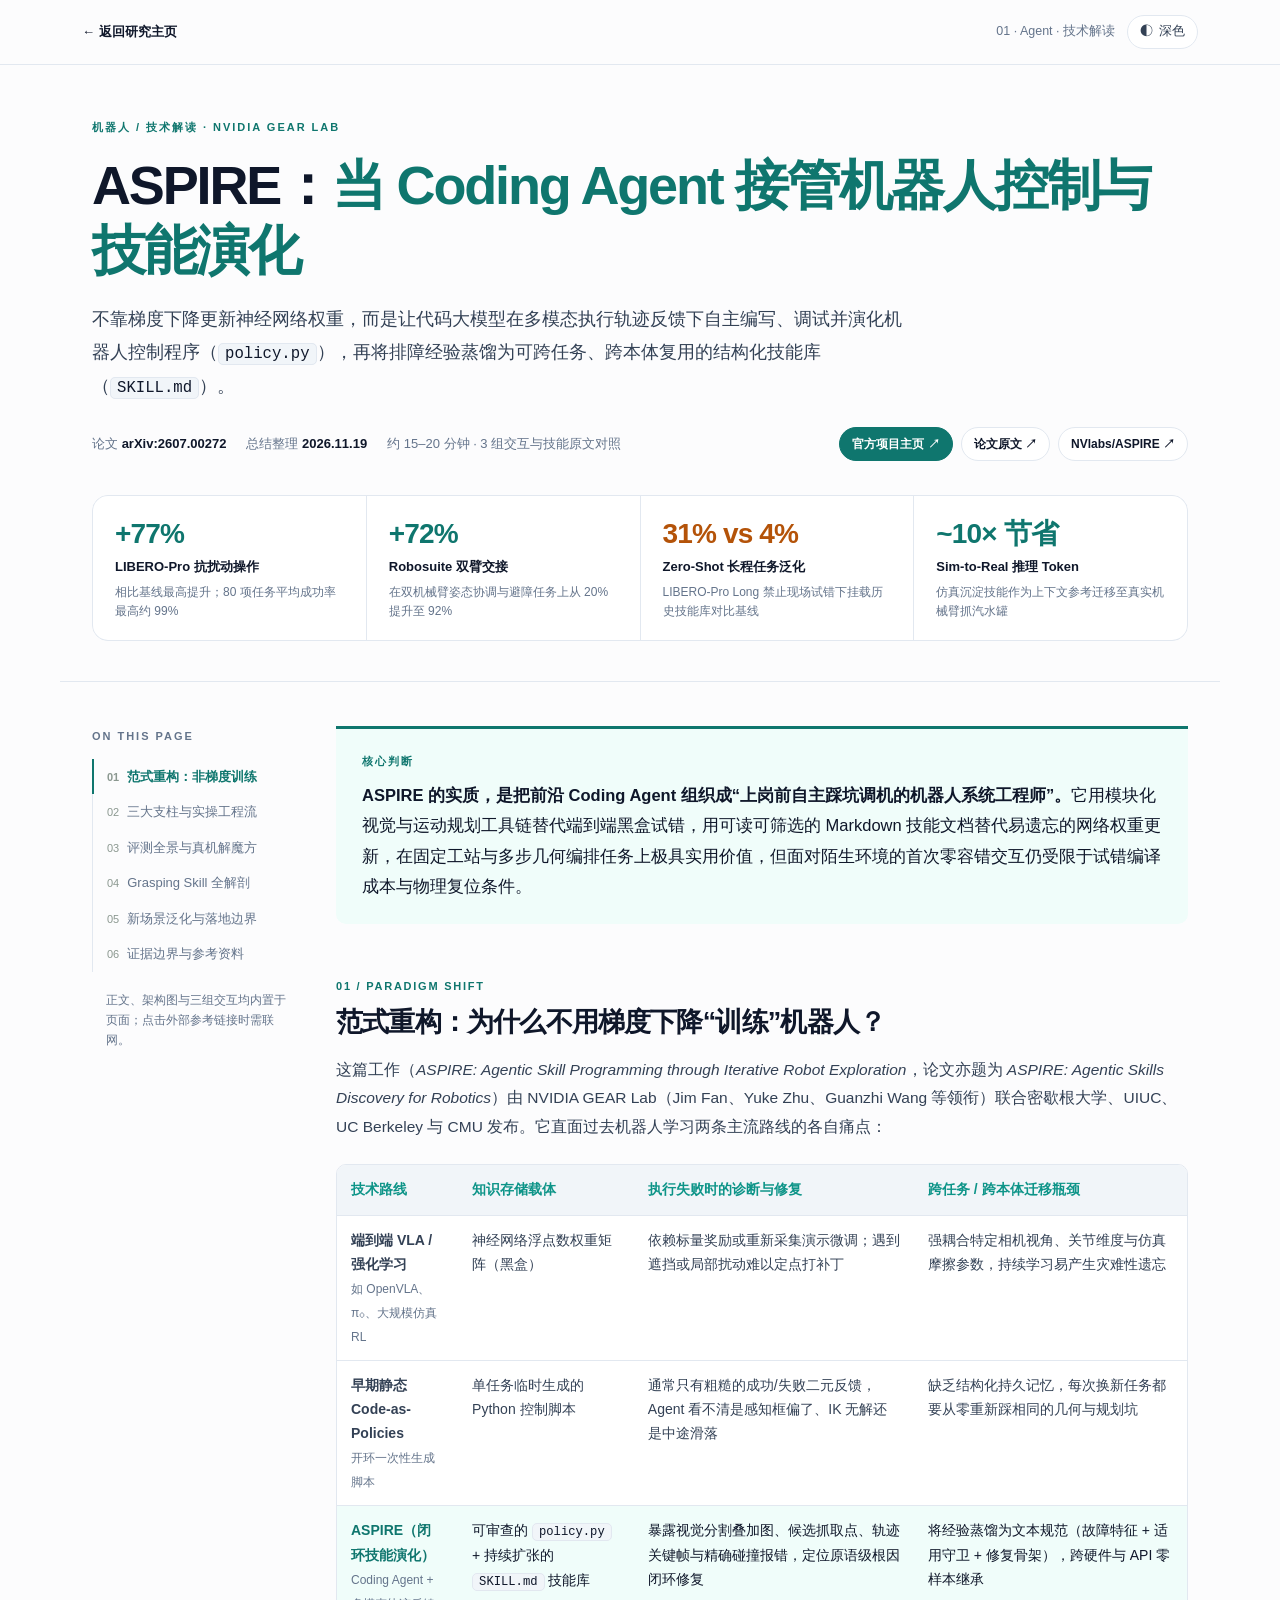
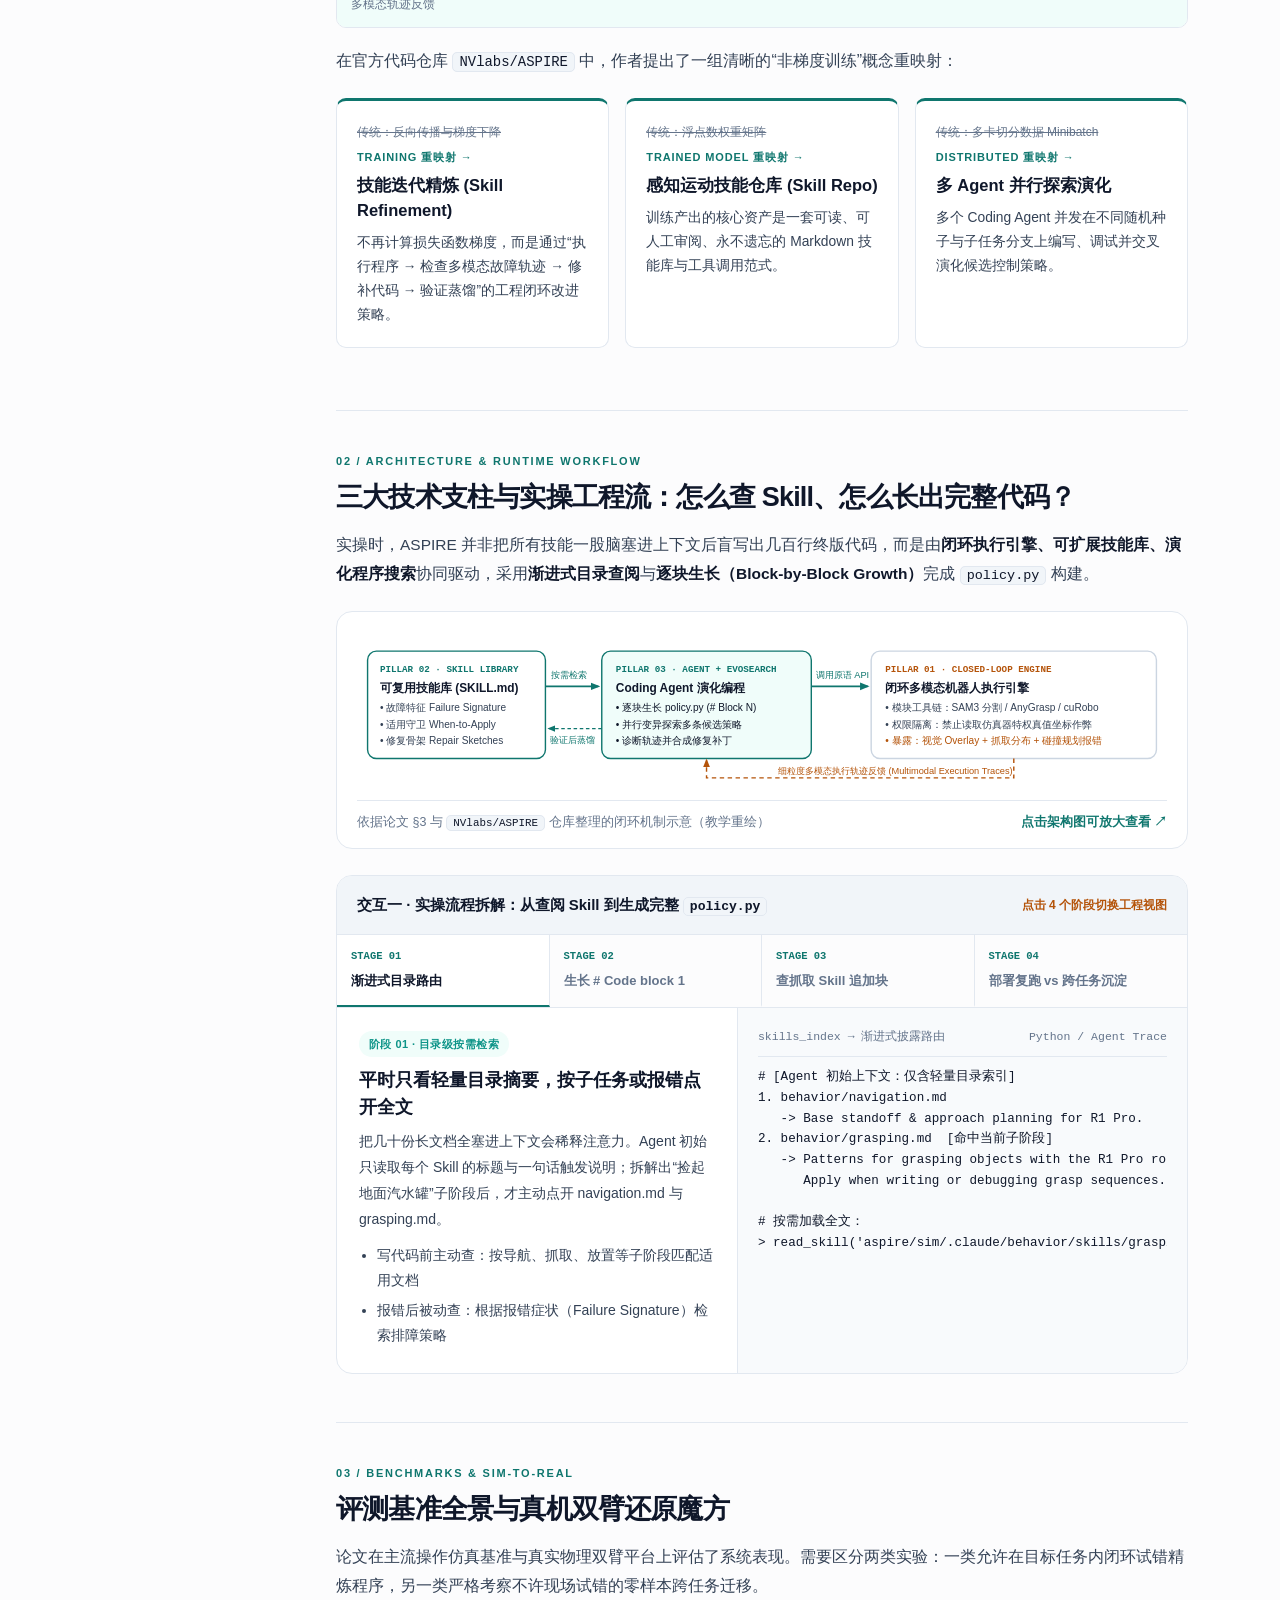
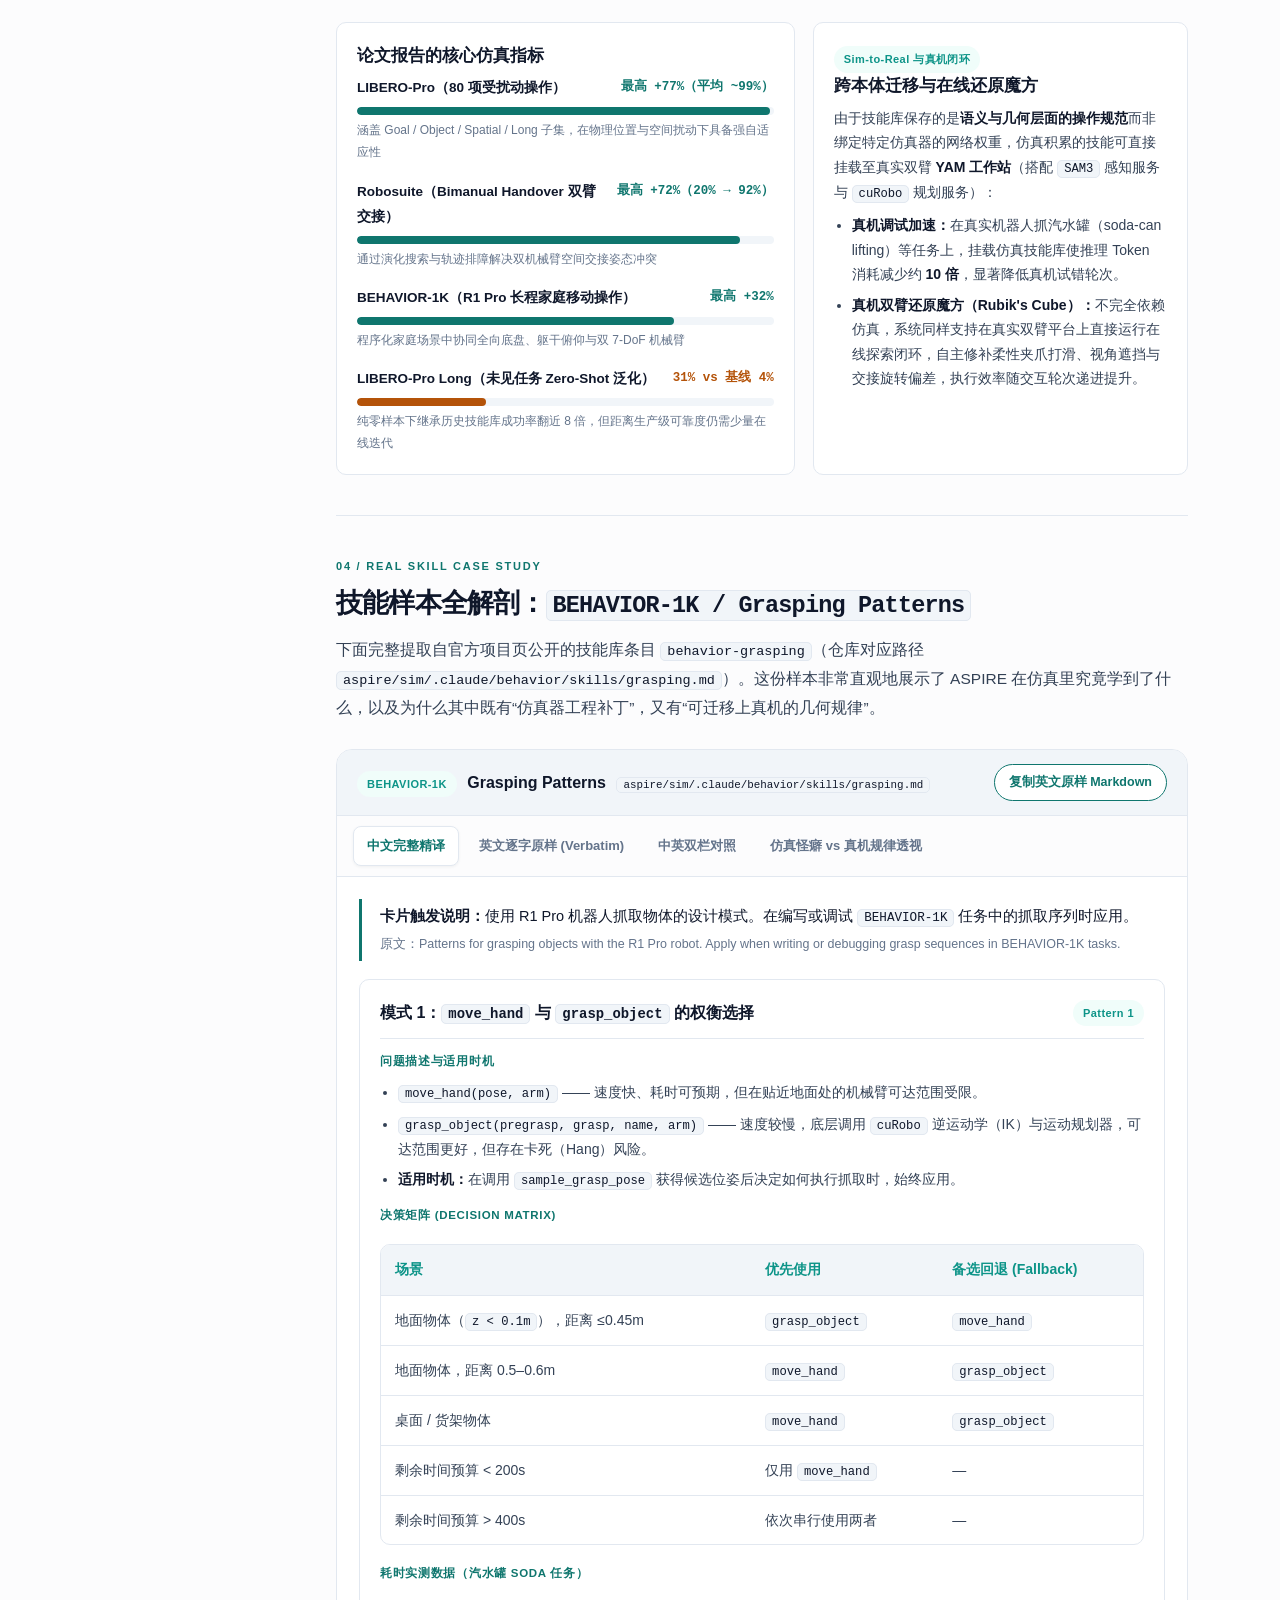
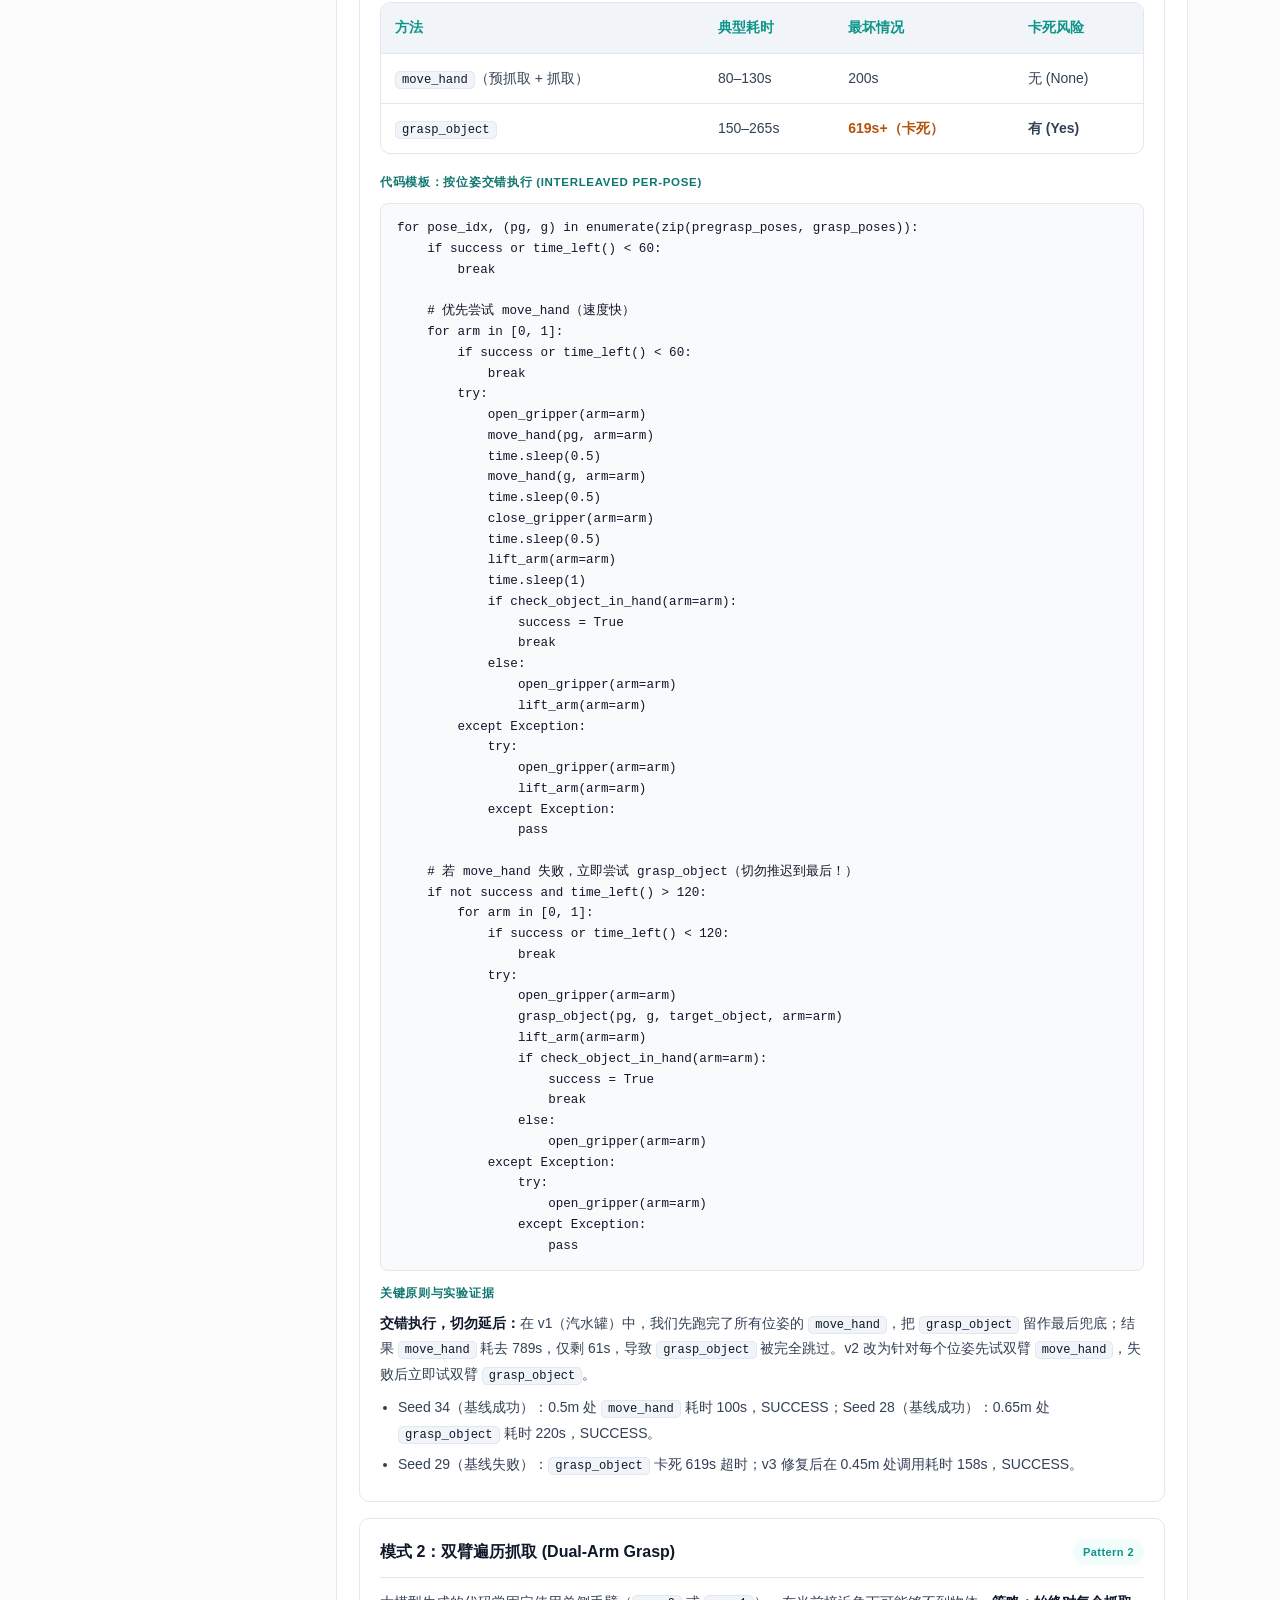
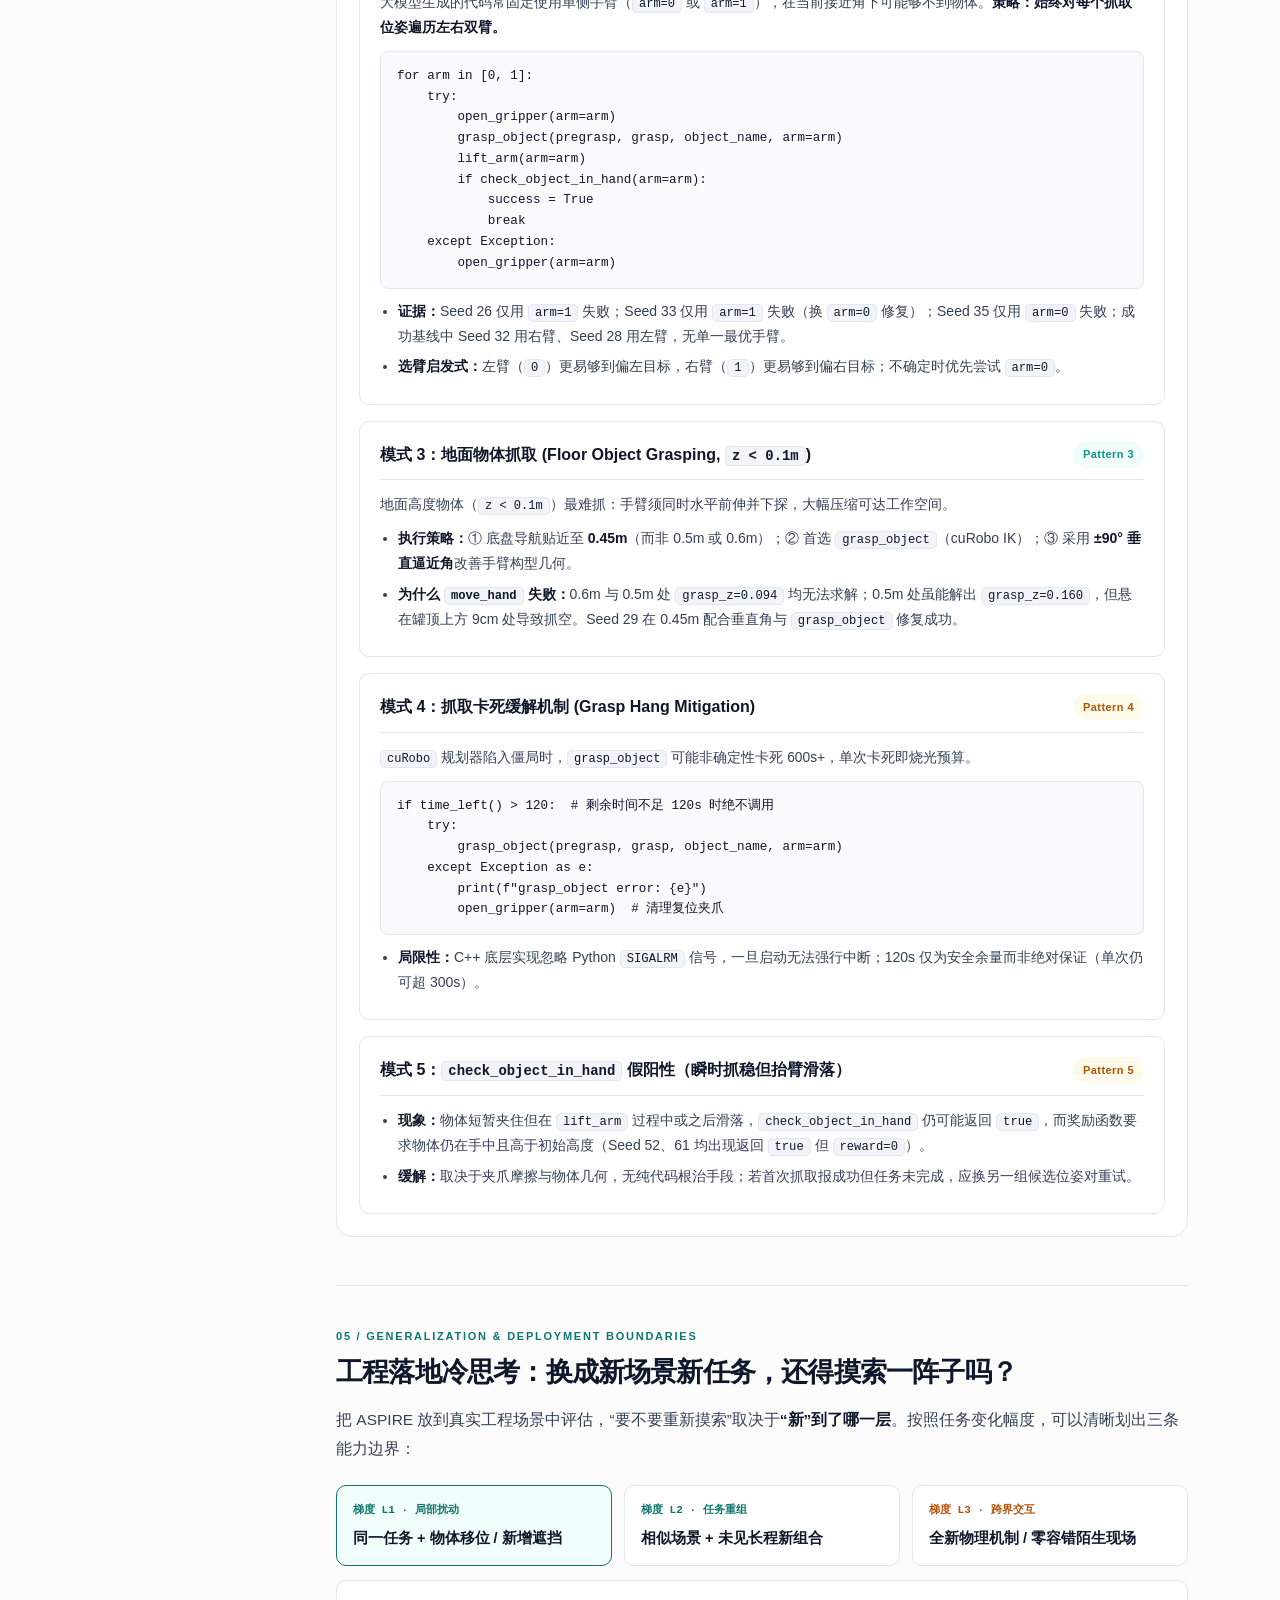
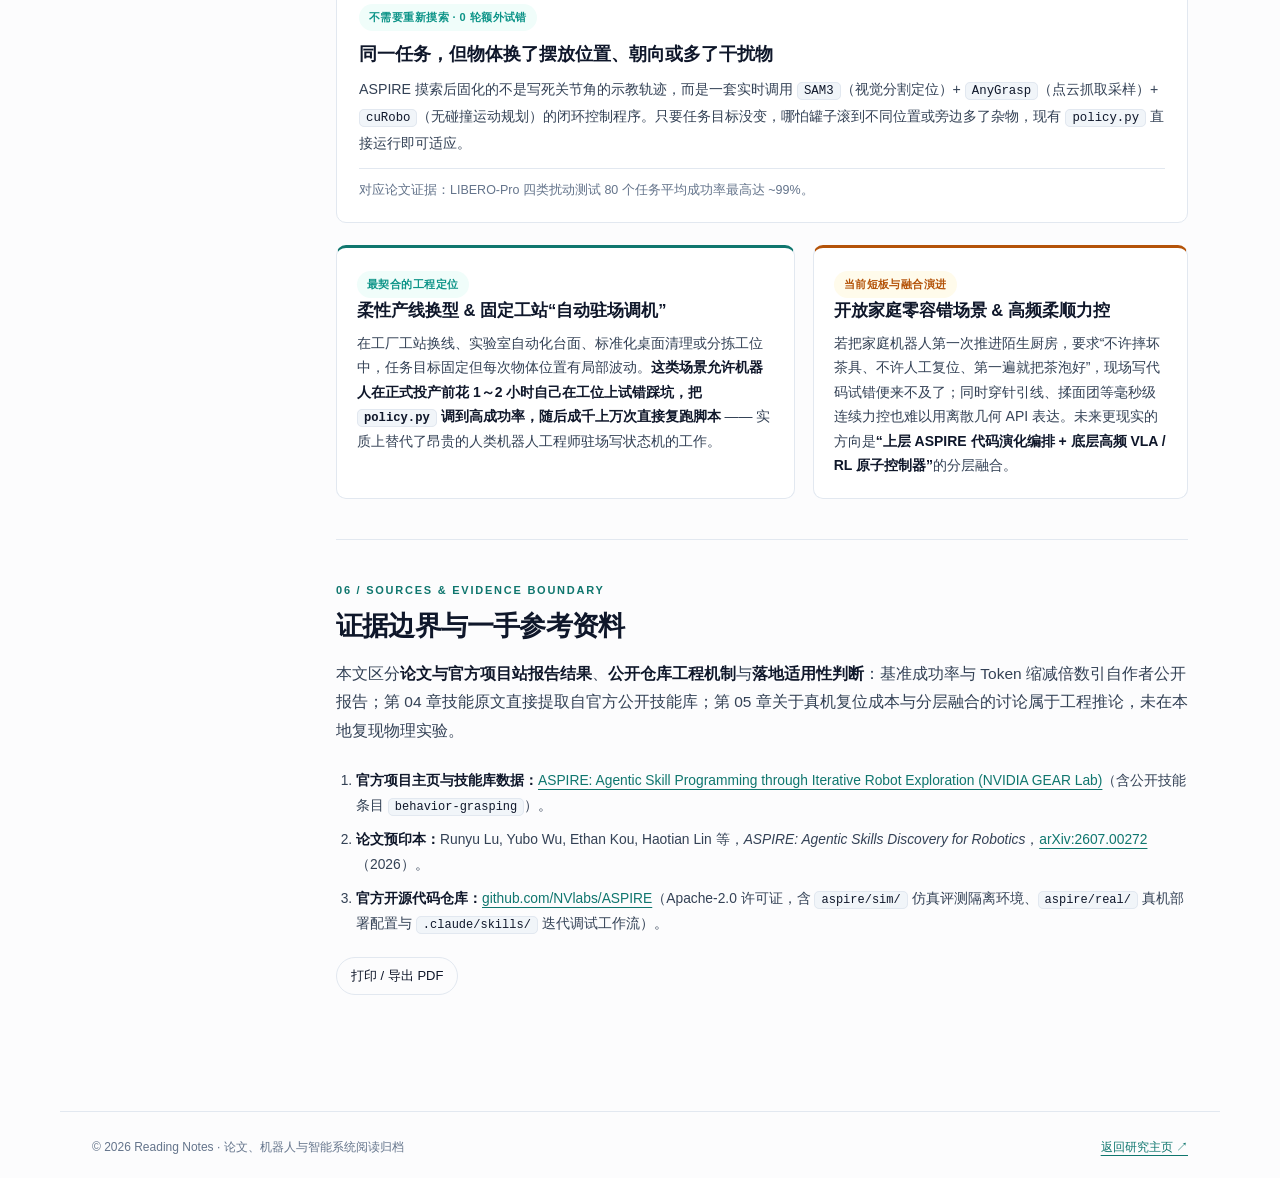
<file: posts/aspire.html>
<!DOCTYPE html>
<html lang="zh-CN" data-theme="light">
<head>
<meta charset="utf-8">
  <meta name="viewport" content="width=device-width, initial-scale=1">
  <meta name="description" content="解读 NVIDIA GEAR Lab ASPIRE（arXiv:2607.00272）：从闭环多模态排障、渐进式查阅 SKILL.md 与逐块生长 policy.py，到 BEHAVIOR-1K 抓取技能逐字解剖、仿真怪癖过滤与新场景摸索边界。">
  <meta name="category" content="机器人">
  <meta property="article:section" content="机器人">
  <meta name="article-format" content="技术解读">
  <title>ASPIRE：当 Coding Agent 接管机器人控制与技能演化｜Reading Notes</title>
  <script>
    (function () {
      try {
        var saved = localStorage.getItem('rn-theme');
        if (saved === 'dark' || (!saved && window.matchMedia('(prefers-color-scheme: dark)').matches)) {
          document.documentElement.setAttribute('data-theme', 'dark');
        }
      } catch (e) {}
    })();
  </script>
  <style>
    :root {
      --paper: #fcfcfd;
      --white: #ffffff;
      --ink: #0f172a;
      --ink-soft: #334155;
      --muted: #64748b;
      --line: #e2e8f0;
      --line-strong: #cbd5e1;
      --green: #0f766e;
      --green-dark: #0d9488;
      --mint: #f0fdfa;
      --mint-soft: #f1f5f9;
      --orange: #b45309;
      --sand: #fffbeb;
      --code-bg: #f8fafc;
      --radius: 16px;
      --radius-sm: 10px;
      --mono: ui-monospace, SFMono-Regular, "SF Mono", "JetBrains Mono", Menlo, Consolas, monospace;
      --sans: -apple-system, BlinkMacSystemFont, "Inter", "SF Pro Text", "PingFang SC", "Hiragino Sans GB", "Microsoft YaHei", sans-serif;
    }

    [data-theme="dark"] {
      --paper: #0b1120;
      --white: #111827;
      --ink: #f1f5f9;
      --ink-soft: #cbd5e1;
      --muted: #94a3b8;
      --line: #1e293b;
      --line-strong: #334155;
      --green: #2dd4bf;
      --green-dark: #5eead4;
      --mint: rgba(45, 212, 191, 0.1);
      --mint-soft: #162033;
      --orange: #fbbf24;
      --sand: rgba(251, 191, 36, 0.12);
      --code-bg: #0f172a;
    }

    * { box-sizing: border-box; }
    html { scroll-behavior: smooth; scroll-padding-top: 84px; }
    body {
      margin: 0;
      background: var(--paper);
      color: var(--ink);
      font-family: var(--sans);
      font-size: 16px;
      line-height: 1.85;
      -webkit-font-smoothing: antialiased;
      overflow-x: hidden;
      transition: background-color 0.22s ease, color 0.22s ease;
    }

    a { color: var(--green); text-underline-offset: 4px; }
    a:hover { color: var(--green-dark); }
    button { font: inherit; cursor: pointer; }
    button:focus-visible, a:focus-visible { outline: 2px solid var(--green); outline-offset: 3px; }
    ::selection { background: rgba(15, 118, 110, 0.2); }

    /* Top Reading Progress */
    .progress-track {
      position: fixed;
      top: 0;
      left: 0;
      right: 0;
      height: 3px;
      background: transparent;
      z-index: 120;
    }
    .progress-bar {
      height: 100%;
      width: 0%;
      background: var(--green);
      transition: width 0.08s linear;
    }

    /* Sticky Frosted Site Header */
    .top-header-bar {
      position: sticky;
      top: 0;
      z-index: 100;
      backdrop-filter: blur(16px);
      -webkit-backdrop-filter: blur(16px);
      background: color-mix(in srgb, var(--paper) 85%, transparent);
      border-bottom: 1px solid var(--line);
    }
    .top-header {
      max-width: 1180px;
      margin: 0 auto;
      padding: 0 32px;
      height: 64px;
      display: flex;
      justify-content: space-between;
      align-items: center;
      gap: 16px;
      font-size: 13px;
    }
    .blog-home {
      font-weight: 600;
      color: var(--ink);
      text-decoration: none;
      display: inline-flex;
      align-items: center;
      gap: 8px;
    }
    .blog-home:hover { color: var(--green); }
    .header-right {
      display: flex;
      align-items: center;
      gap: 12px;
    }
    .header-meta {
      color: var(--muted);
      font-size: 12.5px;
    }
    .theme-toggle-btn {
      height: 34px;
      padding: 0 12px;
      border-radius: 999px;
      border: 1px solid var(--line);
      background: var(--white);
      color: var(--ink-soft);
      font-size: 12.5px;
      font-weight: 500;
      display: inline-flex;
      align-items: center;
      gap: 6px;
      transition: border-color 0.16s ease, color 0.16s ease;
    }
    .theme-toggle-btn:hover {
      border-color: var(--line-strong);
      color: var(--ink);
    }

    /* Hero Section */
    .hero {
      max-width: 1160px;
      margin: 0 auto;
      padding: 52px 32px 40px;
      border-bottom: 1px solid var(--line);
    }
    .eyebrow {
      font-size: 11px;
      letter-spacing: 0.18em;
      font-weight: 700;
      color: var(--green);
      text-transform: uppercase;
    }
    .hero h1 {
      font-size: clamp(32px, 4.6vw, 54px);
      line-height: 1.2;
      letter-spacing: -0.04em;
      margin: 16px 0 20px;
      font-weight: 740;
      color: var(--ink);
    }
    .hero h1 span {
      color: var(--green);
    }
    .hero-lead {
      max-width: 820px;
      font-size: 18px;
      line-height: 1.85;
      margin: 0;
      color: var(--ink-soft);
    }
    .meta-row {
      display: flex;
      flex-wrap: wrap;
      align-items: center;
      justify-content: space-between;
      gap: 14px 24px;
      margin-top: 24px;
      font-size: 13px;
      color: var(--muted);
    }
    .meta-items {
      display: flex;
      flex-wrap: wrap;
      gap: 8px 20px;
    }
    .meta-items b {
      color: var(--ink);
      font-weight: 600;
    }
    .source-pills {
      display: flex;
      flex-wrap: wrap;
      gap: 8px;
    }
    .pill-link {
      display: inline-flex;
      align-items: center;
      gap: 5px;
      padding: 5px 12px;
      border-radius: 999px;
      font-size: 12px;
      font-weight: 600;
      text-decoration: none;
      border: 1px solid var(--line);
      background: var(--white);
      color: var(--ink);
      transition: border-color 0.15s ease, background 0.15s ease;
    }
    .pill-link.primary {
      background: var(--green);
      color: var(--white);
      border-color: var(--green);
    }
    .pill-link:hover {
      border-color: var(--green);
    }
    .pill-link.primary:hover {
      background: var(--green-dark);
      color: var(--white);
    }

    /* Key Metrics Strip */
    .metrics-grid {
      display: grid;
      grid-template-columns: repeat(4, minmax(0, 1fr));
      gap: 1px;
      background: var(--line);
      border: 1px solid var(--line);
      border-radius: var(--radius);
      overflow: hidden;
      margin-top: 34px;
    }
    .metric-cell {
      background: var(--white);
      padding: 20px 22px;
      min-width: 0;
    }
    .metric-cell strong {
      display: block;
      font-size: 28px;
      line-height: 1.25;
      letter-spacing: -0.03em;
      font-weight: 700;
      color: var(--green);
      font-variant-numeric: tabular-nums;
    }
    .metric-cell strong.accent-orange {
      color: var(--orange);
    }
    .metric-cell span {
      display: block;
      margin-top: 4px;
      font-size: 13px;
      font-weight: 600;
      color: var(--ink);
    }
    .metric-cell small {
      display: block;
      margin-top: 4px;
      font-size: 12px;
      line-height: 1.55;
      color: var(--muted);
    }

    /* Two-Column Reading Layout */
    .page-layout {
      max-width: 1160px;
      margin: 0 auto;
      padding: 44px 32px 76px;
      display: grid;
      grid-template-columns: 196px minmax(0, 1fr);
      gap: 48px;
    }

    /* Left Sticky TOC */
    .toc-aside {
      position: sticky;
      top: 92px;
      align-self: start;
      min-width: 0;
    }
    .toc-heading {
      font-size: 11px;
      letter-spacing: 0.18em;
      text-transform: uppercase;
      color: var(--muted);
      font-weight: 700;
      margin: 0 0 12px;
    }
    .toc-nav {
      display: flex;
      flex-direction: column;
    }
    .toc-nav a {
      display: flex;
      align-items: baseline;
      gap: 8px;
      padding: 8px 0 8px 14px;
      border-left: 1px solid var(--line);
      text-decoration: none;
      font-size: 13px;
      line-height: 1.5;
      color: var(--muted);
      transition: color 0.15s ease, border-color 0.15s ease;
    }
    .toc-nav a span.idx {
      font-size: 11px;
      color: #8b9890;
      font-variant-numeric: tabular-nums;
      flex-shrink: 0;
    }
    .toc-nav a:hover {
      color: var(--green);
      border-left-color: var(--green);
    }
    .toc-nav a.active {
      color: var(--green);
      font-weight: 700;
      border-left: 2px solid var(--green);
      padding-left: 13px;
    }
    .toc-note {
      margin-top: 18px;
      padding-left: 14px;
      font-size: 11.5px;
      line-height: 1.75;
      color: var(--muted);
    }

    /* Main Article Column */
    .article-body {
      min-width: 0;
    }

    .central-verdict {
      background: var(--mint);
      border-top: 3px solid var(--green);
      border-radius: 0 0 var(--radius-sm) var(--radius-sm);
      padding: 22px 26px;
      margin-bottom: 12px;
    }
    .central-verdict .eyebrow {
      margin-bottom: 8px;
    }
    .central-verdict p {
      margin: 0;
      font-size: 16.5px;
      line-height: 1.85;
      color: var(--ink);
    }

    .doc-section {
      padding: 40px 0;
      border-bottom: 1px solid var(--line);
      scroll-margin-top: 24px;
    }
    .doc-section:last-of-type {
      border-bottom: none;
    }
    .kicker {
      font-size: 11px;
      letter-spacing: 0.16em;
      text-transform: uppercase;
      color: var(--green);
      font-weight: 700;
      display: block;
      margin-bottom: 8px;
    }
    .doc-section h2 {
      font-size: 27px;
      line-height: 1.4;
      letter-spacing: -0.03em;
      margin: 0 0 14px;
      color: var(--ink);
    }
    .sec-intro {
      margin: 0 0 22px;
      color: var(--ink-soft);
      font-size: 15.5px;
    }
    h3 {
      font-size: 18px;
      line-height: 1.5;
      margin: 22px 0 10px;
      color: var(--ink);
    }
    p {
      margin: 14px 0;
      color: var(--ink-soft);
    }
    p strong, li strong {
      color: var(--ink);
    }

    code {
      font-family: var(--mono);
      font-size: 0.87em;
      background: var(--mint-soft);
      border: 1px solid var(--line);
      color: var(--ink);
      padding: 1px 6px;
      border-radius: 5px;
      overflow-wrap: anywhere;
    }
    pre code {
      background: transparent;
      border: none;
      padding: 0;
      font-size: inherit;
      overflow-wrap: normal;
    }

    /* Tables */
    .table-scroll {
      overflow-x: auto;
      background: var(--white);
      border: 1px solid var(--line);
      border-radius: var(--radius-sm);
      margin: 18px 0;
    }
    table.data-table {
      width: 100%;
      border-collapse: collapse;
      font-size: 14px;
      text-align: left;
    }
    .data-table th {
      background: var(--mint-soft);
      color: var(--green-dark);
      font-weight: 650;
      padding: 12px 14px;
      border-bottom: 1px solid var(--line);
      white-space: nowrap;
    }
    .data-table td {
      padding: 12px 14px;
      border-bottom: 1px solid var(--line);
      vertical-align: top;
      color: var(--ink-soft);
      line-height: 1.72;
    }
    .data-table tr:last-child td {
      border-bottom: none;
    }
    .data-table tr.row-accent td {
      background: var(--mint);
      color: var(--ink);
    }

    /* Three-Card Grid */
    .cards-3 {
      display: grid;
      grid-template-columns: repeat(3, minmax(0, 1fr));
      gap: 16px;
      margin: 22px 0;
    }
    .paper-card {
      background: var(--white);
      border: 1px solid var(--line);
      border-radius: var(--radius-sm);
      padding: 20px;
      min-width: 0;
    }
    .paper-card.top-green { border-top: 3px solid var(--green); }
    .paper-card.top-orange { border-top: 3px solid var(--orange); }
    .old-label {
      font-size: 12px;
      color: var(--muted);
      text-decoration: line-through;
    }
    .map-arrow {
      font-size: 11px;
      letter-spacing: 0.08em;
      text-transform: uppercase;
      color: var(--green);
      font-weight: 700;
      margin: 4px 0 6px;
    }
    .paper-card h3 {
      margin: 0 0 8px;
      font-size: 16.5px;
    }
    .paper-card p {
      margin: 0;
      font-size: 13.8px;
      line-height: 1.75;
    }
    .clean-list {
      margin: 8px 0 0;
      padding-left: 18px;
      color: var(--ink-soft);
      font-size: 14px;
    }
    .clean-list li {
      margin: 6px 0;
      line-height: 1.75;
    }

    /* Zoomable Architecture SVG Figure */
    .arch-figure {
      margin: 22px 0;
      background: var(--white);
      border: 1px solid var(--line);
      border-radius: var(--radius);
      padding: 18px 20px 14px;
    }
    .zoom-btn {
      display: block;
      width: 100%;
      padding: 0;
      border: none;
      background: transparent;
      text-align: left;
    }
    .svg-scroll {
      overflow-x: auto;
      max-width: 100%;
    }
    .arch-caption {
      display: flex;
      justify-content: space-between;
      align-items: center;
      flex-wrap: wrap;
      gap: 8px;
      margin-top: 10px;
      padding-top: 10px;
      border-top: 1px solid var(--line);
      font-size: 12.5px;
      color: var(--muted);
    }
    .zoom-hint {
      color: var(--green);
      font-weight: 600;
    }

    /* Modal Lightbox for Diagram Zoom */
    .zoom-modal {
      position: fixed;
      inset: 0;
      background: rgba(35, 56, 48, 0.72);
      z-index: 200;
      display: flex;
      align-items: center;
      justify-content: center;
      padding: 24px;
    }
    .zoom-modal[hidden] { display: none; }
    .zoom-modal-inner {
      background: var(--white);
      border: 1px solid var(--line);
      border-radius: var(--radius);
      max-width: 1120px;
      width: 100%;
      max-height: 90vh;
      overflow: auto;
      padding: 22px 24px;
    }
    .zoom-modal-bar {
      display: flex;
      justify-content: space-between;
      align-items: center;
      gap: 12px;
      margin-bottom: 14px;
      padding-bottom: 10px;
      border-bottom: 1px solid var(--line);
      font-size: 14px;
      font-weight: 650;
    }
    .btn-subtle {
      padding: 6px 14px;
      border-radius: 999px;
      border: 1px solid var(--line);
      background: var(--paper);
      color: var(--ink);
      font-size: 13px;
    }
    .btn-subtle:hover {
      border-color: var(--green);
      color: var(--green);
    }

    /* Interactive Box Shell */
    .interactive-card {
      margin: 26px 0 8px;
      background: var(--white);
      border: 1px solid var(--line);
      border-radius: var(--radius);
      overflow: hidden;
    }
    .interactive-top {
      padding: 15px 20px;
      background: var(--mint-soft);
      border-bottom: 1px solid var(--line);
      display: flex;
      justify-content: space-between;
      align-items: center;
      flex-wrap: wrap;
      gap: 10px;
    }
    .interactive-title {
      font-size: 15px;
      font-weight: 700;
      color: var(--ink);
    }
    .interactive-tag {
      font-size: 12px;
      color: var(--orange);
      font-weight: 600;
    }

    /* Component A: Runtime Stepper */
    .step-bar {
      display: grid;
      grid-template-columns: repeat(4, minmax(0, 1fr));
      border-bottom: 1px solid var(--line);
      background: var(--paper);
    }
    .step-tab {
      border: none;
      border-right: 1px solid var(--line);
      border-bottom: 2px solid transparent;
      background: transparent;
      padding: 12px 14px;
      text-align: left;
      color: var(--muted);
      transition: background 0.15s ease, color 0.15s ease;
    }
    .step-tab:last-child { border-right: none; }
    .step-tab:hover { background: var(--white); color: var(--ink); }
    .step-tab[aria-selected="true"] {
      background: var(--white);
      color: var(--ink);
      border-bottom-color: var(--green);
    }
    .step-tab small {
      display: block;
      font-family: var(--mono);
      font-size: 10.5px;
      color: var(--green);
      font-weight: 700;
      margin-bottom: 2px;
    }
    .step-tab strong {
      display: block;
      font-size: 13px;
      font-weight: 650;
    }
    .stepper-split {
      display: grid;
      grid-template-columns: 1fr 1.12fr;
    }
    .stepper-explain {
      padding: 20px 22px;
      border-right: 1px solid var(--line);
      min-width: 0;
    }
    .stepper-code-pane {
      padding: 18px 20px;
      background: var(--code-bg);
      min-width: 0;
      overflow-x: auto;
    }
    .code-caption-bar {
      display: flex;
      justify-content: space-between;
      align-items: center;
      font-family: var(--mono);
      font-size: 11.5px;
      color: var(--muted);
      padding-bottom: 9px;
      margin-bottom: 10px;
      border-bottom: 1px solid var(--line);
    }
    pre.code-block {
      margin: 0;
      font-family: var(--mono);
      font-size: 12.6px;
      line-height: 1.65;
      color: var(--ink);
      white-space: pre;
      overflow-x: auto;
    }

    /* Status Badges */
    .badge {
      display: inline-block;
      font-size: 11px;
      font-weight: 650;
      letter-spacing: 0.04em;
      padding: 3px 10px;
      border-radius: 999px;
    }
    .badge.green {
      background: var(--mint);
      color: var(--green-dark);
    }
    .badge.orange {
      background: var(--sand);
      color: var(--orange);
    }

    /* Chapter 03: Benchmarks */
    .two-panel {
      display: grid;
      grid-template-columns: 1.1fr 0.9fr;
      gap: 18px;
      margin-top: 18px;
    }
    .meter-item {
      margin-bottom: 16px;
    }
    .meter-item:last-child { margin-bottom: 0; }
    .meter-head {
      display: flex;
      justify-content: space-between;
      gap: 10px;
      font-size: 13.5px;
      margin-bottom: 6px;
    }
    .meter-head strong { color: var(--ink); }
    .meter-head span {
      font-family: var(--mono);
      font-size: 12.5px;
      font-weight: 700;
      color: var(--green);
      white-space: nowrap;
    }
    .meter-head span.orange-txt { color: var(--orange); }
    .meter-rail {
      height: 8px;
      background: var(--mint-soft);
      border-radius: 999px;
      overflow: hidden;
    }
    .meter-bar {
      height: 100%;
      background: var(--green);
      border-radius: 999px;
    }
    .meter-bar.orange-bar { background: var(--orange); }
    .meter-note {
      font-size: 12px;
      color: var(--muted);
      margin-top: 4px;
    }

    /* Component B: Skill Inspector */
    .inspector-bar {
      padding: 14px 20px;
      background: var(--mint-soft);
      border-bottom: 1px solid var(--line);
      display: flex;
      justify-content: space-between;
      align-items: center;
      flex-wrap: wrap;
      gap: 10px;
    }
    .copy-action-btn {
      padding: 6px 14px;
      border-radius: 999px;
      border: 1px solid var(--green);
      background: var(--white);
      color: var(--green);
      font-size: 12.5px;
      font-weight: 650;
      transition: background 0.15s ease, color 0.15s ease;
    }
    .copy-action-btn:hover {
      background: var(--green);
      color: var(--white);
    }
    .mode-tabs {
      display: flex;
      flex-wrap: wrap;
      gap: 6px;
      padding: 10px 16px;
      background: var(--paper);
      border-bottom: 1px solid var(--line);
    }
    .mode-tab {
      border: 1px solid transparent;
      background: transparent;
      border-radius: 8px;
      padding: 7px 13px;
      font-size: 13px;
      font-weight: 600;
      color: var(--muted);
    }
    .mode-tab:hover {
      color: var(--ink);
      background: rgba(255, 254, 251, 0.65);
    }
    .mode-tab[aria-selected="true"] {
      background: var(--white);
      color: var(--green);
      border-color: var(--line);
      box-shadow: 0 1px 3px rgba(35, 56, 48, 0.06);
    }
    .skill-pane {
      padding: 22px;
    }
    .skill-pane[hidden] { display: none; }

    .pattern-card {
      border: 1px solid var(--line);
      border-radius: var(--radius-sm);
      padding: 18px 20px;
      margin-bottom: 16px;
      background: var(--white);
    }
    .pattern-card:last-child { margin-bottom: 0; }
    .pattern-card-head {
      display: flex;
      justify-content: space-between;
      align-items: center;
      flex-wrap: wrap;
      gap: 8px;
      padding-bottom: 10px;
      margin-bottom: 12px;
      border-bottom: 1px solid var(--line);
    }
    .pattern-card-head h4 {
      margin: 0;
      font-size: 16px;
      color: var(--ink);
    }
    .mini-label {
      font-size: 11.5px;
      font-weight: 700;
      letter-spacing: 0.06em;
      text-transform: uppercase;
      color: var(--green);
      margin: 12px 0 6px;
    }
    .code-box {
      margin: 10px 0;
      padding: 14px 16px;
      background: var(--code-bg);
      border: 1px solid var(--line);
      border-radius: 8px;
      overflow-x: auto;
    }
    .verbatim-pre {
      margin: 0;
      padding: 18px 20px;
      background: var(--code-bg);
      border: 1px solid var(--line);
      border-radius: var(--radius-sm);
      max-height: 640px;
      overflow: auto;
      font-family: var(--mono);
      font-size: 12.5px;
      line-height: 1.68;
      color: var(--ink);
      white-space: pre-wrap;
      word-break: break-word;
    }

    /* Bilingual Side-by-Side */
    .bi-pair {
      display: grid;
      grid-template-columns: 1fr 1fr;
      gap: 14px;
      margin-bottom: 14px;
    }
    .bi-pair:last-child { margin-bottom: 0; }
    .bi-box {
      border: 1px solid var(--line);
      border-radius: var(--radius-sm);
      padding: 15px 17px;
      background: var(--white);
      min-width: 0;
    }
    .bi-box.zh { background: var(--mint-soft); }
    .bi-tag {
      display: block;
      font-family: var(--mono);
      font-size: 11px;
      color: var(--muted);
      margin-bottom: 4px;
    }

    /* X-Ray Dual Columns */
    .xray-lead {
      background: var(--mint-soft);
      border-left: 3px solid var(--green);
      padding: 14px 18px;
      border-radius: 0 8px 8px 0;
      margin-bottom: 18px;
      font-size: 14px;
    }
    .xray-cols {
      display: grid;
      grid-template-columns: 1fr 1fr;
      gap: 16px;
    }
    .xray-col {
      border: 1px solid var(--line);
      border-radius: var(--radius-sm);
      padding: 18px;
      background: var(--white);
      min-width: 0;
    }
    .xray-col.quirk {
      background: var(--sand);
      border-top: 3px solid var(--orange);
    }
    .xray-col.law {
      background: var(--mint);
      border-top: 3px solid var(--green);
    }
    .xray-entry {
      padding: 10px 0;
      border-bottom: 1px solid var(--line);
      font-size: 13.6px;
      color: var(--ink-soft);
    }
    .xray-entry:last-child {
      border-bottom: none;
      padding-bottom: 0;
    }
    .xray-entry strong {
      display: block;
      color: var(--ink);
      margin-bottom: 3px;
    }

    /* Component C: Generalization Gradient */
    .tier-buttons {
      display: grid;
      grid-template-columns: repeat(3, minmax(0, 1fr));
      gap: 12px;
      margin: 18px 0 14px;
    }
    .tier-btn {
      text-align: left;
      padding: 14px 16px;
      border-radius: var(--radius-sm);
      border: 1px solid var(--line);
      background: var(--white);
      color: var(--ink-soft);
      transition: border-color 0.15s ease, background 0.15s ease;
    }
    .tier-btn:hover { border-color: var(--green); }
    .tier-btn[aria-selected="true"] {
      background: var(--mint);
      border-color: var(--green);
      color: var(--ink);
    }
    .tier-btn[data-tier="3"][aria-selected="true"] {
      background: var(--sand);
      border-color: var(--orange);
    }
    .tier-btn small {
      display: block;
      font-family: var(--mono);
      font-size: 11px;
      font-weight: 700;
      color: var(--green);
      margin-bottom: 4px;
    }
    .tier-btn[data-tier="3"] small { color: var(--orange); }
    .tier-btn strong {
      display: block;
      font-size: 14.5px;
      color: var(--ink);
    }
    .tier-output {
      background: var(--white);
      border: 1px solid var(--line);
      border-radius: var(--radius-sm);
      padding: 20px 22px;
      margin-bottom: 22px;
    }
    .note-quote {
      border-left: 3px solid var(--green);
      padding: 4px 0 4px 18px;
      margin: 18px 0;
      color: var(--ink);
      font-size: 16px;
    }

    /* Sources & Footer */
    .sources-list {
      padding-left: 20px;
      font-size: 13.8px;
      color: var(--ink-soft);
    }
    .sources-list li {
      margin: 8px 0;
      overflow-wrap: anywhere;
    }
    .page-footer {
      max-width: 1160px;
      margin: 0 auto;
      padding: 24px 32px 40px;
      border-top: 1px solid var(--line);
      display: flex;
      justify-content: space-between;
      align-items: center;
      flex-wrap: wrap;
      gap: 12px;
      font-size: 12px;
      color: var(--muted);
    }

    /* Responsive Breakpoints (Zero Horizontal Overflow) */
    @media (max-width: 880px) {
      .page-layout {
        grid-template-columns: minmax(0, 1fr);
        padding: 26px 20px 56px;
        gap: 22px;
      }
      .toc-aside {
        position: static;
        border-bottom: 1px solid var(--line);
        padding-bottom: 12px;
      }
      .toc-heading, .toc-note { display: none; }
      .toc-nav {
        flex-direction: row;
        overflow-x: auto;
        gap: 10px;
        max-width: 100%;
      }
      .toc-nav a, .toc-nav a.active {
        white-space: nowrap;
        border-left: none;
        border-bottom: 2px solid transparent;
        padding: 6px 4px;
      }
      .toc-nav a.active {
        border-bottom-color: var(--green);
      }
      .top-header, .hero, .page-footer {
        padding-left: 20px;
        padding-right: 20px;
      }
      .metrics-grid {
        grid-template-columns: repeat(2, minmax(0, 1fr));
      }
      .cards-3, .two-panel, .stepper-split, .bi-pair, .xray-cols, .tier-buttons {
        grid-template-columns: minmax(0, 1fr);
      }
      .stepper-explain {
        border-right: none;
        border-bottom: 1px solid var(--line);
      }
      .step-bar {
        grid-template-columns: repeat(2, minmax(0, 1fr));
      }
      .step-tab:nth-child(2) { border-right: none; }
      .step-tab:nth-child(1), .step-tab:nth-child(2) { border-bottom: 1px solid var(--line); }
    }

    @media (max-width: 540px) {
      body { font-size: 15px; }
      .top-header { flex-direction: column; align-items: flex-start; gap: 6px; }
      .hero { padding-top: 34px; padding-bottom: 30px; }
      .hero-lead { font-size: 16px; }
      .metrics-grid { grid-template-columns: minmax(0, 1fr); }
      .doc-section { padding: 30px 0; }
      .doc-section h2 { font-size: 23px; }
      .skill-pane, .stepper-explain, .stepper-code-pane { padding: 16px; }
    }

    @media (prefers-reduced-motion: reduce) {
      html { scroll-behavior: auto; }
      * { transition: none !important; }
    }

    @media print {
      body { background: #ffffff; color: #17291f; font-size: 11pt; }
      .progress-track, .toc-aside, .mode-tabs, .copy-action-btn, .zoom-hint, #printPageBtn { display: none !important; }
      .page-layout, .hero, .top-header, .page-footer { max-width: none; padding-left: 0; padding-right: 0; display: block; }
      .skill-pane[hidden] { display: block !important; margin-top: 16px; border-top: 1px solid #ccc; }
      .paper-card, .pattern-card, .interactive-card { break-inside: avoid; }
    }
  </style>

<link rel="canonical" href="https://mystatic.github.io/posts/aspire.html">
</head>
<body>
  <div class="progress-track" aria-hidden="true">
    <div class="progress-bar" id="readingProgress"></div>
  </div>

  <div class="top-header-bar">
    <header class="top-header">
      <a class="blog-home" href="../index.html">← 返回研究主页</a>
      <div class="header-right">
        <span class="header-meta">01 · Agent · 技术解读</span>
        <button type="button" class="theme-toggle-btn" id="articleThemeToggle" aria-label="切换浅色与深色模式">
          <span id="articleThemeIcon" aria-hidden="true">◐</span>
          <span id="articleThemeLabel">深色</span>
        </button>
      </div>
    </header>
  </div>

  <section class="hero" aria-labelledby="article-title">
    <div class="eyebrow">机器人 / 技术解读 · NVIDIA GEAR Lab</div>
    <h1 id="article-title">ASPIRE：<span>当 Coding Agent 接管机器人控制与技能演化</span></h1>
    <p class="hero-lead">
      不靠梯度下降更新神经网络权重，而是让代码大模型在多模态执行轨迹反馈下自主编写、调试并演化机器人控制程序（<code>policy.py</code>），再将排障经验蒸馏为可跨任务、跨本体复用的结构化技能库（<code>SKILL.md</code>）。
    </p>

    <div class="meta-row">
      <div class="meta-items">
        <span>论文 <b>arXiv:2607.00272</b></span>
        <span>总结整理 <b>2026.11.19</b></span>
        <span>约 15–20 分钟 · 3 组交互与技能原文对照</span>
      </div>
      <div class="source-pills">
        <a class="pill-link primary" href="https://research.nvidia.com/labs/gear/aspire/" target="_blank" rel="noopener noreferrer">官方项目主页 ↗</a>
        <a class="pill-link" href="https://arxiv.org/abs/2607.00272" target="_blank" rel="noopener noreferrer">论文原文 ↗</a>
        <a class="pill-link" href="https://github.com/NVlabs/ASPIRE" target="_blank" rel="noopener noreferrer">NVlabs/ASPIRE ↗</a>
      </div>
    </div>

    <div class="metrics-grid" aria-label="论文报告的关键结果指标">
      <div class="metric-cell">
        <strong>+77%</strong>
        <span>LIBERO-Pro 抗扰动操作</span>
        <small>相比基线最高提升；80 项任务平均成功率最高约 99%</small>
      </div>
      <div class="metric-cell">
        <strong>+72%</strong>
        <span>Robosuite 双臂交接</span>
        <small>在双机械臂姿态协调与避障任务上从 20% 提升至 92%</small>
      </div>
      <div class="metric-cell">
        <strong class="accent-orange">31% vs 4%</strong>
        <span>Zero-Shot 长程任务泛化</span>
        <small>LIBERO-Pro Long 禁止现场试错下挂载历史技能库对比基线</small>
      </div>
      <div class="metric-cell">
        <strong>~10× 节省</strong>
        <span>Sim-to-Real 推理 Token</span>
        <small>仿真沉淀技能作为上下文参考迁移至真实机械臂抓汽水罐</small>
      </div>
    </div>
  </section>

  <div class="page-layout">
    <aside class="toc-aside" aria-label="文章阅读目录">
      <p class="toc-heading">On This Page</p>
      <nav class="toc-nav" id="tocNav">
        <a href="#paradigm" class="active"><span class="idx">01</span><span>范式重构：非梯度训练</span></a>
        <a href="#runtime"><span class="idx">02</span><span>三大支柱与实操工程流</span></a>
        <a href="#benchmarks"><span class="idx">03</span><span>评测全景与真机解魔方</span></a>
        <a href="#skill-anatomy"><span class="idx">04</span><span>Grasping Skill 全解剖</span></a>
        <a href="#boundaries"><span class="idx">05</span><span>新场景泛化与落地边界</span></a>
        <a href="#sources"><span class="idx">06</span><span>证据边界与参考资料</span></a>
      </nav>
      <p class="toc-note">正文、架构图与三组交互均内置于页面；点击外部参考链接时需联网。</p>
    </aside>

    <article class="article-body" id="content">
      <div class="central-verdict">
        <div class="eyebrow">核心判断</div>
        <p>
          <strong>ASPIRE 的实质，是把前沿 Coding Agent 组织成“上岗前自主踩坑调机的机器人系统工程师”。</strong>它用模块化视觉与运动规划工具链替代端到端黑盒试错，用可读可筛选的 Markdown 技能文档替代易遗忘的网络权重更新，在固定工站与多步几何编排任务上极具实用价值，但面对陌生环境的首次零容错交互仍受限于试错编译成本与物理复位条件。
        </p>
      </div>

      <!-- ==================== 01 PARADIGM ==================== -->
      <section class="doc-section" id="paradigm">
        <span class="kicker">01 / PARADIGM SHIFT</span>
        <h2>范式重构：为什么不用梯度下降“训练”机器人？</h2>
        <p class="sec-intro">
          这篇工作（<em>ASPIRE: Agentic Skill Programming through Iterative Robot Exploration</em>，论文亦题为 <em>ASPIRE: Agentic Skills Discovery for Robotics</em>）由 NVIDIA GEAR Lab（Jim Fan、Yuke Zhu、Guanzhi Wang 等领衔）联合密歇根大学、UIUC、UC Berkeley 与 CMU 发布。它直面过去机器人学习两条主流路线的各自痛点：
        </p>

        <div class="table-scroll">
          <table class="data-table">
            <thead>
              <tr>
                <th>技术路线</th>
                <th>知识存储载体</th>
                <th>执行失败时的诊断与修复</th>
                <th>跨任务 / 跨本体迁移瓶颈</th>
              </tr>
            </thead>
            <tbody>
              <tr>
                <td><strong>端到端 VLA / 强化学习</strong><br><span style="font-size:12px;color:var(--muted)">如 OpenVLA、π₀、大规模仿真 RL</span></td>
                <td>神经网络浮点数权重矩阵（黑盒）</td>
                <td>依赖标量奖励或重新采集演示微调；遇到遮挡或局部扰动难以定点打补丁</td>
                <td>强耦合特定相机视角、关节维度与仿真摩擦参数，持续学习易产生灾难性遗忘</td>
              </tr>
              <tr>
                <td><strong>早期静态 Code-as-Policies</strong><br><span style="font-size:12px;color:var(--muted)">开环一次性生成脚本</span></td>
                <td>单任务临时生成的 Python 控制脚本</td>
                <td>通常只有粗糙的成功/失败二元反馈，Agent 看不清是感知框偏了、IK 无解还是中途滑落</td>
                <td>缺乏结构化持久记忆，每次换新任务都要从零重新踩相同的几何与规划坑</td>
              </tr>
              <tr class="row-accent">
                <td><strong style="color:var(--green)">ASPIRE（闭环技能演化）</strong><br><span style="font-size:12px;color:var(--muted)">Coding Agent + 多模态轨迹反馈</span></td>
                <td>可审查的 <code>policy.py</code> + 持续扩张的 <code>SKILL.md</code> 技能库</td>
                <td>暴露视觉分割叠加图、候选抓取点、轨迹关键帧与精确碰撞报错，定位原语级根因闭环修复</td>
                <td>将经验蒸馏为文本规范（故障特征 + 适用守卫 + 修复骨架），跨硬件与 API 零样本继承</td>
              </tr>
            </tbody>
          </table>
        </div>

        <p>在官方代码仓库 <code>NVlabs/ASPIRE</code> 中，作者提出了一组清晰的“非梯度训练”概念重映射：</p>

        <div class="cards-3">
          <div class="paper-card top-green">
            <div class="old-label">传统：反向传播与梯度下降</div>
            <div class="map-arrow">Training 重映射 →</div>
            <h3>技能迭代精炼 (Skill Refinement)</h3>
            <p>不再计算损失函数梯度，而是通过“执行程序 → 检查多模态故障轨迹 → 修补代码 → 验证蒸馏”的工程闭环改进策略。</p>
          </div>
          <div class="paper-card top-green">
            <div class="old-label">传统：浮点数权重矩阵</div>
            <div class="map-arrow">Trained Model 重映射 →</div>
            <h3>感知运动技能仓库 (Skill Repo)</h3>
            <p>训练产出的核心资产是一套可读、可人工审阅、永不遗忘的 Markdown 技能库与工具调用范式。</p>
          </div>
          <div class="paper-card top-green">
            <div class="old-label">传统：多卡切分数据 Minibatch</div>
            <div class="map-arrow">Distributed 重映射 →</div>
            <h3>多 Agent 并行探索演化</h3>
            <p>多个 Coding Agent 并发在不同随机种子与子任务分支上编写、调试并交叉演化候选控制策略。</p>
          </div>
        </div>
      </section>

      <!-- ==================== 02 ARCHITECTURE & RUNTIME ==================== -->
      <section class="doc-section" id="runtime">
        <span class="kicker">02 / ARCHITECTURE &amp; RUNTIME WORKFLOW</span>
        <h2>三大技术支柱与实操工程流：怎么查 Skill、怎么长出完整代码？</h2>
        <p class="sec-intro">
          实操时，ASPIRE 并非把所有技能一股脑塞进上下文后盲写出几百行终版代码，而是由<strong>闭环执行引擎、可扩展技能库、演化程序搜索</strong>协同驱动，采用<strong>渐进式目录查阅</strong>与<strong>逐块生长（Block-by-Block Growth）</strong>完成 <code>policy.py</code> 构建。
        </p>

        <figure class="arch-figure">
          <button type="button" class="zoom-btn" id="openArchZoom" aria-label="点击放大查看 ASPIRE 闭环架构图">
            <div class="svg-scroll">
              <svg id="aspireArchSvg" viewBox="0 0 920 182" style="width:100%;height:auto;display:block" role="img" aria-label="ASPIRE 三大核心支柱与多模态闭环数据流">
                <defs>
                  <marker id="mkGreen" viewBox="0 0 10 10" refX="8" refY="5" markerWidth="6" markerHeight="6" orient="auto-start-reverse">
                    <path d="M 0 1 L 10 5 L 0 9 z" fill="var(--green)" />
                  </marker>
                  <marker id="mkOrange" viewBox="0 0 10 10" refX="8" refY="5" markerWidth="6" markerHeight="6" orient="auto-start-reverse">
                    <path d="M 0 1 L 10 5 L 0 9 z" fill="var(--orange)" />
                  </marker>
                </defs>
                <!-- Box 1: Skill Library -->
                <rect x="12" y="24" width="202" height="122" rx="10" fill="var(--white)" stroke="var(--green)" stroke-width="1.6" />
                <text x="26" y="48" fill="var(--green)" font-size="10.5" font-weight="bold" font-family="monospace">PILLAR 02 · SKILL LIBRARY</text>
                <text x="26" y="70" fill="var(--ink)" font-size="13.5" font-weight="bold">可复用技能库 (SKILL.md)</text>
                <text x="26" y="92" fill="var(--ink-soft)" font-size="11.5">• 故障特征 Failure Signature</text>
                <text x="26" y="111" fill="var(--ink-soft)" font-size="11.5">• 适用守卫 When-to-Apply</text>
                <text x="26" y="130" fill="var(--ink-soft)" font-size="11.5">• 修复骨架 Repair Sketches</text>

                <!-- Arrow 1 -> 2 -->
                <line x1="214" y1="64" x2="274" y2="64" stroke="var(--green)" stroke-width="1.8" marker-end="url(#mkGreen)" />
                <text x="220" y="55" fill="var(--green)" font-size="10.5">按需检索</text>

                <!-- Box 2: Agent + EvoSearch -->
                <rect x="278" y="24" width="238" height="122" rx="10" fill="var(--mint)" stroke="var(--green)" stroke-width="1.6" />
                <text x="294" y="48" fill="var(--green)" font-size="10.5" font-weight="bold" font-family="monospace">PILLAR 03 · AGENT + EVOSEARCH</text>
                <text x="294" y="70" fill="var(--ink)" font-size="13.5" font-weight="bold">Coding Agent 演化编程</text>
                <text x="294" y="92" fill="var(--ink)" font-size="11.5">• 逐块生长 policy.py (# Block N)</text>
                <text x="294" y="111" fill="var(--ink)" font-size="11.5">• 并行变异探索多条候选策略</text>
                <text x="294" y="130" fill="var(--ink)" font-size="11.5">• 诊断轨迹并合成修复补丁</text>

                <!-- Arrow 2 -> 3 -->
                <line x1="516" y1="64" x2="580" y2="64" stroke="var(--green)" stroke-width="1.8" marker-end="url(#mkGreen)" />
                <text x="521" y="55" fill="var(--green)" font-size="10.5">调用原语 API</text>

                <!-- Box 3: Execution Engine -->
                <rect x="584" y="24" width="324" height="122" rx="10" fill="var(--white)" stroke="var(--line-strong)" stroke-width="1.6" />
                <text x="600" y="48" fill="var(--orange)" font-size="10.5" font-weight="bold" font-family="monospace">PILLAR 01 · CLOSED-LOOP ENGINE</text>
                <text x="600" y="70" fill="var(--ink)" font-size="13.5" font-weight="bold">闭环多模态机器人执行引擎</text>
                <text x="600" y="92" fill="var(--ink-soft)" font-size="11.5">• 模块工具链：SAM3 分割 / AnyGrasp / cuRobo</text>
                <text x="600" y="111" fill="var(--ink-soft)" font-size="11.5">• 权限隔离：禁止读取仿真器特权真值坐标作弊</text>
                <text x="600" y="130" fill="var(--orange)" font-size="11.5">• 暴露：视觉 Overlay + 抓取分布 + 碰撞规划报错</text>

                <!-- Feedback 3 -> 2 -->
                <path d="M 746 146 L 746 168 L 397 168 L 397 148" fill="none" stroke="var(--orange)" stroke-width="1.6" stroke-dasharray="5,4" marker-end="url(#mkOrange)" />
                <text x="478" y="163" fill="var(--orange)" font-size="10.5">细粒度多模态执行轨迹反馈 (Multimodal Execution Traces)</text>

                <!-- Distill 2 -> 1 -->
                <line x1="278" y1="112" x2="218" y2="112" stroke="var(--green)" stroke-width="1.5" stroke-dasharray="4,3" marker-end="url(#mkGreen)" />
                <text x="219" y="128" fill="var(--green)" font-size="10">验证后蒸馏</text>
              </svg>
            </div>
          </button>
          <figcaption class="arch-caption">
            <span>依据论文 §3 与 <code>NVlabs/ASPIRE</code> 仓库整理的闭环机制示意（教学重绘）</span>
            <span class="zoom-hint">点击架构图可放大查看 ↗</span>
          </figcaption>
        </figure>

        <!-- Interactive Component 1: Runtime Stepper -->
        <div class="interactive-card">
          <div class="interactive-top">
            <span class="interactive-title">交互一 · 实操流程拆解：从查阅 Skill 到生成完整 <code>policy.py</code></span>
            <span class="interactive-tag">点击 4 个阶段切换工程视图</span>
          </div>

          <div class="step-bar" id="runtimeStepTabs" role="tablist" aria-label="ASPIRE 实操四阶段">
            <button class="step-tab" type="button" role="tab" aria-selected="true" data-step="0">
              <small>STAGE 01</small>
              <strong>渐进式目录路由</strong>
            </button>
            <button class="step-tab" type="button" role="tab" aria-selected="false" data-step="1">
              <small>STAGE 02</small>
              <strong>生长 # Code block 1</strong>
            </button>
            <button class="step-tab" type="button" role="tab" aria-selected="false" data-step="2">
              <small>STAGE 03</small>
              <strong>查抓取 Skill 追加块</strong>
            </button>
            <button class="step-tab" type="button" role="tab" aria-selected="false" data-step="3">
              <small>STAGE 04</small>
              <strong>部署复跑 vs 跨任务沉淀</strong>
            </button>
          </div>

          <div class="stepper-split">
            <div class="stepper-explain" id="runtimeLeftPane" aria-live="polite"></div>
            <div class="stepper-code-pane">
              <div class="code-caption-bar">
                <span id="runtimeTermTitle">skills_index → Progressive Disclosure</span>
                <span>Python / Agent Trace</span>
              </div>
              <pre class="code-block"><code id="runtimeCodePane"></code></pre>
            </div>
          </div>
        </div>
      </section>

      <!-- ==================== 03 BENCHMARKS & REAL ROBOT ==================== -->
      <section class="doc-section" id="benchmarks">
        <span class="kicker">03 / BENCHMARKS &amp; SIM-TO-REAL</span>
        <h2>评测基准全景与真机双臂还原魔方</h2>
        <p class="sec-intro">
          论文在主流操作仿真基准与真实物理双臂平台上评估了系统表现。需要区分两类实验：一类允许在目标任务内闭环试错精炼程序，另一类严格考察不许现场试错的零样本跨任务迁移。
        </p>

        <div class="two-panel">
          <div class="paper-card">
            <h3 style="margin-top:0">论文报告的核心仿真指标</h3>

            <div class="meter-item">
              <div class="meter-head">
                <strong>LIBERO-Pro（80 项受扰动操作）</strong>
                <span>最高 +77%（平均 ~99%）</span>
              </div>
              <div class="meter-rail"><div class="meter-bar" style="width:99%"></div></div>
              <div class="meter-note">涵盖 Goal / Object / Spatial / Long 子集，在物理位置与空间扰动下具备强自适应性</div>
            </div>

            <div class="meter-item">
              <div class="meter-head">
                <strong>Robosuite（Bimanual Handover 双臂交接）</strong>
                <span>最高 +72%（20% → 92%）</span>
              </div>
              <div class="meter-rail"><div class="meter-bar" style="width:92%"></div></div>
              <div class="meter-note">通过演化搜索与轨迹排障解决双机械臂空间交接姿态冲突</div>
            </div>

            <div class="meter-item">
              <div class="meter-head">
                <strong>BEHAVIOR-1K（R1 Pro 长程家庭移动操作）</strong>
                <span>最高 +32%</span>
              </div>
              <div class="meter-rail"><div class="meter-bar" style="width:76%"></div></div>
              <div class="meter-note">程序化家庭场景中协同全向底盘、躯干俯仰与双 7-DoF 机械臂</div>
            </div>

            <div class="meter-item">
              <div class="meter-head">
                <strong>LIBERO-Pro Long（未见任务 Zero-Shot 泛化）</strong>
                <span class="orange-txt">31% vs 基线 4%</span>
              </div>
              <div class="meter-rail"><div class="meter-bar orange-bar" style="width:31%"></div></div>
              <div class="meter-note">纯零样本下继承历史技能库成功率翻近 8 倍，但距离生产级可靠度仍需少量在线迭代</div>
            </div>
          </div>

          <div class="paper-card">
            <span class="badge green">Sim-to-Real 与真机闭环</span>
            <h3>跨本体迁移与在线还原魔方</h3>
            <p style="font-size:14px">
              由于技能库保存的是<strong>语义与几何层面的操作规范</strong>而非绑定特定仿真器的网络权重，仿真积累的技能可直接挂载至真实双臂 <strong>YAM 工作站</strong>（搭配 <code>SAM3</code> 感知服务与 <code>cuRobo</code> 规划服务）：
            </p>
            <ul class="clean-list">
              <li><strong>真机调试加速：</strong>在真实机器人抓汽水罐（soda-can lifting）等任务上，挂载仿真技能库使推理 Token 消耗减少约 <strong>10 倍</strong>，显著降低真机试错轮次。</li>
              <li><strong>真机双臂还原魔方（Rubik's Cube）：</strong>不完全依赖仿真，系统同样支持在真实双臂平台上直接运行在线探索闭环，自主修补柔性夹爪打滑、视角遮挡与交接旋转偏差，执行效率随交互轮次递进提升。</li>
            </ul>
          </div>
        </div>
      </section>

      <!-- ==================== 04 SKILL ANATOMY ==================== -->
      <section class="doc-section" id="skill-anatomy">
        <span class="kicker">04 / REAL SKILL CASE STUDY</span>
        <h2>技能样本全解剖：<code>BEHAVIOR-1K / Grasping Patterns</code></h2>
        <p class="sec-intro">
          下面完整提取自官方项目页公开的技能库条目 <code>behavior-grasping</code>（仓库对应路径 <code>aspire/sim/.claude/behavior/skills/grasping.md</code>）。这份样本非常直观地展示了 ASPIRE 在仿真里究竟学到了什么，以及为什么其中既有“仿真器工程补丁”，又有“可迁移上真机的几何规律”。
        </p>

        <!-- Interactive Component 2: 4-Mode Skill Inspector -->
        <div class="interactive-card">
          <div class="inspector-bar">
            <div>
              <span class="badge green">BEHAVIOR-1K</span>
              <strong style="margin-left:6px">Grasping Patterns</strong>
              <span style="font-size:12.5px;color:var(--muted);margin-left:6px"><code>aspire/sim/.claude/behavior/skills/grasping.md</code></span>
            </div>
            <button type="button" class="copy-action-btn" id="copyVerbatimBtn">复制英文原样 Markdown</button>
          </div>

          <div class="mode-tabs" id="skillTabs" role="tablist" aria-label="技能文档查看模式">
            <button type="button" class="mode-tab" role="tab" aria-selected="true" data-pane="pane-zh">中文完整精译</button>
            <button type="button" class="mode-tab" role="tab" aria-selected="false" data-pane="pane-en">英文逐字原样 (Verbatim)</button>
            <button type="button" class="mode-tab" role="tab" aria-selected="false" data-pane="pane-bi">中英双栏对照</button>
            <button type="button" class="mode-tab" role="tab" aria-selected="false" data-pane="pane-xray">仿真怪癖 vs 真机规律透视</button>
          </div>

          <!-- Pane 1: Full Chinese Translation -->
          <div class="skill-pane" id="pane-zh" role="tabpanel">
            <div class="note-quote" style="margin-top:0;font-size:14.5px">
              <strong>卡片触发说明：</strong>使用 R1 Pro 机器人抓取物体的设计模式。在编写或调试 <code>BEHAVIOR-1K</code> 任务中的抓取序列时应用。<br>
              <span style="font-size:12.5px;color:var(--muted)">原文：Patterns for grasping objects with the R1 Pro robot. Apply when writing or debugging grasp sequences in BEHAVIOR-1K tasks.</span>
            </div>

            <div class="pattern-card">
              <div class="pattern-card-head">
                <h4>模式 1：<code>move_hand</code> 与 <code>grasp_object</code> 的权衡选择</h4>
                <span class="badge green">Pattern 1</span>
              </div>
              <div class="mini-label">问题描述与适用时机</div>
              <ul class="clean-list">
                <li><code>move_hand(pose, arm)</code> —— 速度快、耗时可预期，但在贴近地面处的机械臂可达范围受限。</li>
                <li><code>grasp_object(pregrasp, grasp, name, arm)</code> —— 速度较慢，底层调用 <code>cuRobo</code> 逆运动学（IK）与运动规划器，可达范围更好，但存在卡死（Hang）风险。</li>
                <li><strong>适用时机：</strong>在调用 <code>sample_grasp_pose</code> 获得候选位姿后决定如何执行抓取时，始终应用。</li>
              </ul>

              <div class="mini-label">决策矩阵 (Decision Matrix)</div>
              <div class="table-scroll">
                <table class="data-table">
                  <thead>
                    <tr><th>场景</th><th>优先使用</th><th>备选回退 (Fallback)</th></tr>
                  </thead>
                  <tbody>
                    <tr><td>地面物体（<code>z &lt; 0.1m</code>），距离 ≤0.45m</td><td><code>grasp_object</code></td><td><code>move_hand</code></td></tr>
                    <tr><td>地面物体，距离 0.5–0.6m</td><td><code>move_hand</code></td><td><code>grasp_object</code></td></tr>
                    <tr><td>桌面 / 货架物体</td><td><code>move_hand</code></td><td><code>grasp_object</code></td></tr>
                    <tr><td>剩余时间预算 &lt; 200s</td><td>仅用 <code>move_hand</code></td><td>—</td></tr>
                    <tr><td>剩余时间预算 &gt; 400s</td><td>依次串行使用两者</td><td>—</td></tr>
                  </tbody>
                </table>
              </div>

              <div class="mini-label">耗时实测数据（汽水罐 Soda 任务）</div>
              <div class="table-scroll">
                <table class="data-table">
                  <thead>
                    <tr><th>方法</th><th>典型耗时</th><th>最坏情况</th><th>卡死风险</th></tr>
                  </thead>
                  <tbody>
                    <tr><td><code>move_hand</code>（预抓取 + 抓取）</td><td>80–130s</td><td>200s</td><td>无 (None)</td></tr>
                    <tr><td><code>grasp_object</code></td><td>150–265s</td><td><strong style="color:var(--orange)">619s+（卡死）</strong></td><td><strong>有 (Yes)</strong></td></tr>
                  </tbody>
                </table>
              </div>

              <div class="mini-label">代码模板：按位姿交错执行 (Interleaved Per-Pose)</div>
              <div class="code-box">
                <pre class="code-block"><code>for pose_idx, (pg, g) in enumerate(zip(pregrasp_poses, grasp_poses)):
    if success or time_left() &lt; 60:
        break

    # 优先尝试 move_hand（速度快）
    for arm in [0, 1]:
        if success or time_left() &lt; 60:
            break
        try:
            open_gripper(arm=arm)
            move_hand(pg, arm=arm)
            time.sleep(0.5)
            move_hand(g, arm=arm)
            time.sleep(0.5)
            close_gripper(arm=arm)
            time.sleep(0.5)
            lift_arm(arm=arm)
            time.sleep(1)
            if check_object_in_hand(arm=arm):
                success = True
                break
            else:
                open_gripper(arm=arm)
                lift_arm(arm=arm)
        except Exception:
            try:
                open_gripper(arm=arm)
                lift_arm(arm=arm)
            except Exception:
                pass

    # 若 move_hand 失败，立即尝试 grasp_object（切勿推迟到最后！）
    if not success and time_left() &gt; 120:
        for arm in [0, 1]:
            if success or time_left() &lt; 120:
                break
            try:
                open_gripper(arm=arm)
                grasp_object(pg, g, target_object, arm=arm)
                lift_arm(arm=arm)
                if check_object_in_hand(arm=arm):
                    success = True
                    break
                else:
                    open_gripper(arm=arm)
            except Exception:
                try:
                    open_gripper(arm=arm)
                except Exception:
                    pass</code></pre>
              </div>

              <div class="mini-label">关键原则与实验证据</div>
              <p style="font-size:13.8px;margin:6px 0">
                <strong>交错执行，切勿延后：</strong>在 v1（汽水罐）中，我们先跑完了所有位姿的 <code>move_hand</code>，把 <code>grasp_object</code> 留作最后兜底；结果 <code>move_hand</code> 耗去 789s，仅剩 61s，导致 <code>grasp_object</code> 被完全跳过。v2 改为针对每个位姿先试双臂 <code>move_hand</code>，失败后立即试双臂 <code>grasp_object</code>。
              </p>
              <ul class="clean-list">
                <li>Seed 34（基线成功）：0.5m 处 <code>move_hand</code> 耗时 100s，SUCCESS；Seed 28（基线成功）：0.65m 处 <code>grasp_object</code> 耗时 220s，SUCCESS。</li>
                <li>Seed 29（基线失败）：<code>grasp_object</code> 卡死 619s 超时；v3 修复后在 0.45m 处调用耗时 158s，SUCCESS。</li>
              </ul>
            </div>

            <div class="pattern-card">
              <div class="pattern-card-head">
                <h4>模式 2：双臂遍历抓取 (Dual-Arm Grasp)</h4>
                <span class="badge green">Pattern 2</span>
              </div>
              <p style="font-size:13.8px;margin:0 0 8px">
                大模型生成的代码常固定使用单侧手臂（<code>arm=0</code> 或 <code>arm=1</code>），在当前接近角下可能够不到物体。<strong>策略：始终对每个抓取位姿遍历左右双臂。</strong>
              </p>
              <div class="code-box">
                <pre class="code-block"><code>for arm in [0, 1]:
    try:
        open_gripper(arm=arm)
        grasp_object(pregrasp, grasp, object_name, arm=arm)
        lift_arm(arm=arm)
        if check_object_in_hand(arm=arm):
            success = True
            break
    except Exception:
        open_gripper(arm=arm)</code></pre>
              </div>
              <ul class="clean-list">
                <li><strong>证据：</strong>Seed 26 仅用 <code>arm=1</code> 失败；Seed 33 仅用 <code>arm=1</code> 失败（换 <code>arm=0</code> 修复）；Seed 35 仅用 <code>arm=0</code> 失败；成功基线中 Seed 32 用右臂、Seed 28 用左臂，无单一最优手臂。</li>
                <li><strong>选臂启发式：</strong>左臂（<code>0</code>）更易够到偏左目标，右臂（<code>1</code>）更易够到偏右目标；不确定时优先尝试 <code>arm=0</code>。</li>
              </ul>
            </div>

            <div class="pattern-card">
              <div class="pattern-card-head">
                <h4>模式 3：地面物体抓取 (Floor Object Grasping, <code>z &lt; 0.1m</code>)</h4>
                <span class="badge green">Pattern 3</span>
              </div>
              <p style="font-size:13.8px;margin:0 0 8px">
                地面高度物体（<code>z &lt; 0.1m</code>）最难抓：手臂须同时水平前伸并下探，大幅压缩可达工作空间。
              </p>
              <ul class="clean-list">
                <li><strong>执行策略：</strong>① 底盘导航贴近至 <strong>0.45m</strong>（而非 0.5m 或 0.6m）；② 首选 <code>grasp_object</code>（cuRobo IK）；③ 采用 <strong>±90° 垂直逼近角</strong>改善手臂构型几何。</li>
                <li><strong>为什么 <code>move_hand</code> 失败：</strong>0.6m 与 0.5m 处 <code>grasp_z=0.094</code> 均无法求解；0.5m 处虽能解出 <code>grasp_z=0.160</code>，但悬在罐顶上方 9cm 处导致抓空。Seed 29 在 0.45m 配合垂直角与 <code>grasp_object</code> 修复成功。</li>
              </ul>
            </div>

            <div class="pattern-card">
              <div class="pattern-card-head">
                <h4>模式 4：抓取卡死缓解机制 (Grasp Hang Mitigation)</h4>
                <span class="badge orange">Pattern 4</span>
              </div>
              <p style="font-size:13.8px;margin:0 0 8px">
                <code>cuRobo</code> 规划器陷入僵局时，<code>grasp_object</code> 可能非确定性卡死 600s+，单次卡死即烧光预算。
              </p>
              <div class="code-box">
                <pre class="code-block"><code>if time_left() &gt; 120:  # 剩余时间不足 120s 时绝不调用
    try:
        grasp_object(pregrasp, grasp, object_name, arm=arm)
    except Exception as e:
        print(f"grasp_object error: {e}")
        open_gripper(arm=arm)  # 清理复位夹爪</code></pre>
              </div>
              <ul class="clean-list">
                <li><strong>局限性：</strong>C++ 底层实现忽略 Python <code>SIGALRM</code> 信号，一旦启动无法强行中断；120s 仅为安全余量而非绝对保证（单次仍可超 300s）。</li>
              </ul>
            </div>

            <div class="pattern-card">
              <div class="pattern-card-head">
                <h4>模式 5：<code>check_object_in_hand</code> 假阳性（瞬时抓稳但抬臂滑落）</h4>
                <span class="badge orange">Pattern 5</span>
              </div>
              <ul class="clean-list">
                <li><strong>现象：</strong>物体短暂夹住但在 <code>lift_arm</code> 过程中或之后滑落，<code>check_object_in_hand</code> 仍可能返回 <code>true</code>，而奖励函数要求物体仍在手中且高于初始高度（Seed 52、61 均出现返回 <code>true</code> 但 <code>reward=0</code>）。</li>
                <li><strong>缓解：</strong>取决于夹爪摩擦与物体几何，无纯代码根治手段；若首次抓取报成功但任务未完成，应换另一组候选位姿对重试。</li>
              </ul>
            </div>
          </div>

          <!-- Pane 2: 100% Verbatim Markdown -->
          <div class="skill-pane" id="pane-en" role="tabpanel" hidden>
            <p style="font-size:13px;color:var(--muted);margin-top:0">
              以下文本与官方项目站公开的 <code>skill_library.json</code>（源路径 <code>aspire/sim/.claude/behavior/skills/grasping.md</code>，共 204 行 / 7,242 字符）逐字符完全一致：
            </p>
            <pre class="verbatim-pre" id="verbatimDisplay"></pre>
          </div>

          <!-- Pane 3: Side-by-Side Bilingual -->
          <div class="skill-pane" id="pane-bi" role="tabpanel" hidden>
            <div class="bi-pair">
              <div class="bi-box">
                <span class="bi-tag">EN · PATTERN 1</span>
                <strong>move_hand vs grasp_object</strong>
                <p style="font-size:13.5px;margin:6px 0 0">
                  <code>move_hand</code> is fast (80–130s, no hang risk) with limited floor reach; <code>grasp_object</code> uses cuRobo IK+motion planner with better reach (150–265s) but can hang 619s+. <strong>Interleave per-pose</strong> instead of deferring <code>grasp_object</code> until all <code>move_hand</code> attempts burn 789s.
                </p>
              </div>
              <div class="bi-box zh">
                <span class="bi-tag">ZH · 模式 1</span>
                <strong>快慢双策略按位姿交错</strong>
                <p style="font-size:13.5px;margin:6px 0 0">
                  <code>move_hand</code> 快且不卡死但贴地手短；<code>grasp_object</code> 调 cuRobo 可达性强但可能卡死 619s+。核心铁律：<strong>针对单个位姿交替尝试</strong>，切勿先跑完所有位姿的 <code>move_hand</code> 烧光 789s 导致兜底被跳过。
                </p>
              </div>
            </div>

            <div class="bi-pair">
              <div class="bi-box">
                <span class="bi-tag">EN · PATTERN 2</span>
                <strong>Dual-Arm Grasp</strong>
                <p style="font-size:13.5px;margin:6px 0 0">
                  LLM code often hardcodes a single arm. Neither arm is universally better across approach angles (Seeds 26, 33, 35). Always iterate <code>for arm in [0, 1]</code> for every grasp pose; try <code>arm=0</code> first when in doubt.
                </p>
              </div>
              <div class="bi-box zh">
                <span class="bi-tag">ZH · 模式 2</span>
                <strong>左右双臂工作空间遍历</strong>
                <p style="font-size:13.5px;margin:6px 0 0">
                  大模型常偷懒写死单臂，易受接近角限制够不到目标。没有任何一只手普适占优，必须对每个候选位姿循环尝试 <code>arm in [0, 1]</code>，不确定时先试左臂 <code>arm=0</code>。
                </p>
              </div>
            </div>

            <div class="bi-pair">
              <div class="bi-box">
                <span class="bi-tag">EN · PATTERN 3</span>
                <strong>Floor Object Grasping (z &lt; 0.1m)</strong>
                <p style="font-size:13.5px;margin:6px 0 0">
                  Horizontal extension + downward reach shrinks workspace. Navigate to <strong>0.45m</strong>, use <code>grasp_object</code> (cuRobo IK) as primary, and try <strong>±90° perpendicular angle</strong>. At 0.5m, <code>move_hand</code> only solves <code>z=0.160</code> (9cm above the can) and misses.
                </p>
              </div>
              <div class="bi-box zh">
                <span class="bi-tag">ZH · 模式 3</span>
                <strong>地面低矮物体抓取几何</strong>
                <p style="font-size:13.5px;margin:6px 0 0">
                  前伸叠加下探严重压缩可达空间。底盘需拉近至 <strong>0.45m</strong>，首选 <code>grasp_object</code> 强 IK，并采用 <strong>±90° 垂直切入角</strong>，避免简单规划器在 0.5m 处解出悬空 9cm 假位姿抓空。
                </p>
              </div>
            </div>

            <div class="bi-pair">
              <div class="bi-box">
                <span class="bi-tag">EN · PATTERN 4</span>
                <strong>Grasp Hang Mitigation</strong>
                <p style="font-size:13.5px;margin:6px 0 0">
                  <code>grasp_object</code> can non-deterministically hang 600s+ and C++ internals ignore Python <code>SIGALRM</code>. Always check <code>time_left() &gt; 120</code> and wrap in <code>try/except</code> with <code>open_gripper</code> cleanup.
                </p>
              </div>
              <div class="bi-box zh">
                <span class="bi-tag">ZH · 模式 4</span>
                <strong>规划卡死预算守卫</strong>
                <p style="font-size:13.5px;margin:6px 0 0">
                  <code>grasp_object</code> 可能非确定性卡死 600s+，且底层 C++ 忽略 <code>SIGALRM</code> 无法中断。调用前必须校验 <code>time_left() &gt; 120</code> 并包裹异常处理复位夹爪。
                </p>
              </div>
            </div>

            <div class="bi-pair">
              <div class="bi-box">
                <span class="bi-tag">EN · PATTERN 5</span>
                <strong>check_object_in_hand False Positives</strong>
                <p style="font-size:13.5px;margin:6px 0 0">
                  Momentary grasp that drops during <code>lift_arm</code> still triggers <code>true</code> while yielding <code>reward=0</code> (Seeds 52, 61). Retry with a different pose pair if task completion remains false.
                </p>
              </div>
              <div class="bi-box zh">
                <span class="bi-tag">ZH · 模式 5</span>
                <strong>在手检测假阳性与换位姿重试</strong>
                <p style="font-size:13.5px;margin:6px 0 0">
                  短暂夹住但在 <code>lift_arm</code> 抬臂时滑落仍会误报在手（最终 <code>reward=0</code>）。若首次抓取报成功但任务未完成，须切换下一组抓取位姿对重新尝试。
                </p>
              </div>
            </div>
          </div>

          <!-- Pane 4: Sim Artifacts vs Real Physics X-Ray -->
          <div class="skill-pane" id="pane-xray" role="tabpanel" hidden>
            <div class="xray-lead">
              <strong>为什么一份 100% 在仿真里总结出的文档，上真机不仅没崩，反而省了约 10 倍推理 Token？</strong><br>
              如果是强化学习，下方左侧的“仿真器卡死怪癖”会同右侧的“物理几何规律”一起刻死在权重里。而在 ASPIRE 中，这份文档作为<strong>上下文参考（In-Context Guidance）</strong>提供给真机 Agent：大模型对照真机 API 文档时起到了<strong>天然语义过滤器</strong>的作用 —— 自动忽略不存在的函数名和超时数值，只提取右侧跨硬件成立的几何与状态机逻辑。
            </div>

            <div class="xray-cols">
              <div class="xray-col quirk">
                <span class="badge orange">仿真器工程怪癖 · Sim Artifacts（真机自动过滤）</span>
                <div class="xray-entry">
                  <strong>1. 单次耗时百秒与 619s+ 规划死锁（模式 1 &amp; 4）</strong>
                  真实 GPU 上 <code>cuRobo</code> 规划通常只需几十至几百毫秒；动辄 200s 乃至卡死 619s、C++ 忽略 <code>SIGALRM</code>，源于重度家庭仿真器（OmniGibson）在点云碰撞网格重建与物理步进同步上的工程瓶颈。
                </div>
                <div class="xray-entry">
                  <strong>2. 评测预算守卫 <code>time_left() &gt; 120</code>（模式 1 &amp; 4）</strong>
                  针对仿真 Episode 限时机制设计的防御性刷榜逻辑，属于典型的评测环境适配（Harness Engineering）。
                </div>
                <div class="xray-entry">
                  <strong>3. 特定随机种子与奖励判定器（全篇）</strong>
                  <code>Seed 28/29/52</code> 及 <code>reward=0</code> 直接绑定仿真评测集配置，在真实物理世界中并不存在对应接口。
                </div>
              </div>

              <div class="xray-col law">
                <span class="badge green">通用几何与状态机规律 · Transferable Laws（直通真机）</span>
                <div class="xray-entry">
                  <strong>1. 低矮地面物体的运动学边界（模式 3）</strong>
                  抓地面物体（<code>z &lt; 0.1m</code>）时水平前伸叠加下探会急剧压缩工作空间 —— 先拉近底盘距离（0.45m）+ 采用 ±90° 垂直切入角 + 警惕“悬空 9cm 假可达解”，在真实轮式双臂机器人上完全成立。
                </div>
                <div class="xray-entry">
                  <strong>2. 左右双臂工作空间遍历（模式 2）</strong>
                  纠正代码模型“偷懒固定写单手”的惯性，对每个候选位姿遍历双臂校验可达性，直接减少真机单侧死角失败。
                </div>
                <div class="xray-entry">
                  <strong>3. 瞬时闭合 ≠ 稳定抓取（模式 5）</strong>
                  夹爪闭合瞬间极易误判，必须在抬臂（<code>lift_arm</code>）克服重力后做二次确认；滑落时切换下一组候选抓取位姿对，而非原地重复死磕。
                </div>
                <div class="xray-entry">
                  <strong>4. 单位姿快慢策略交错重试（模式 1）</strong>
                  避免单一策略连续失败耗尽重试窗口，是稳健机器人任务状态机的通用编排模式。
                </div>
              </div>
            </div>
          </div>
        </div>
      </section>

      <!-- ==================== 05 BOUNDARIES ==================== -->
      <section class="doc-section" id="boundaries">
        <span class="kicker">05 / GENERALIZATION &amp; DEPLOYMENT BOUNDARIES</span>
        <h2>工程落地冷思考：换成新场景新任务，还得摸索一阵子吗？</h2>
        <p class="sec-intro">
          把 ASPIRE 放到真实工程场景中评估，“要不要重新摸索”取决于<strong>“新”到了哪一层</strong>。按照任务变化幅度，可以清晰划出三条能力边界：
        </p>

        <!-- Interactive Component 3: 3-Tier Generalization Switcher -->
        <div class="tier-buttons" id="gradSelector" role="tablist" aria-label="新场景泛化三梯度">
          <button type="button" class="tier-btn" role="tab" aria-selected="true" data-tier="1">
            <small>梯度 L1 · 局部扰动</small>
            <strong>同一任务 + 物体移位 / 新增遮挡</strong>
          </button>
          <button type="button" class="tier-btn" role="tab" aria-selected="false" data-tier="2">
            <small>梯度 L2 · 任务重组</small>
            <strong>相似场景 + 未见长程新组合</strong>
          </button>
          <button type="button" class="tier-btn" role="tab" aria-selected="false" data-tier="3">
            <small>梯度 L3 · 跨界交互</small>
            <strong>全新物理机制 / 零容错陌生现场</strong>
          </button>
        </div>

        <div class="tier-output" id="gradDetailPanel" aria-live="polite"></div>

        <div class="two-panel">
          <div class="paper-card top-green">
            <span class="badge green">最契合的工程定位</span>
            <h3>柔性产线换型 &amp; 固定工站“自动驻场调机”</h3>
            <p style="font-size:14px">
              在工厂工站换线、实验室自动化台面、标准化桌面清理或分拣工位中，任务目标固定但每次物体位置有局部波动。<strong>这类场景允许机器人在正式投产前花 1～2 小时自己在工位上试错踩坑，把 <code>policy.py</code> 调到高成功率，随后成千上万次直接复跑脚本</strong> —— 实质上替代了昂贵的人类机器人工程师驻场写状态机的工作。
            </p>
          </div>
          <div class="paper-card top-orange">
            <span class="badge orange">当前短板与融合演进</span>
            <h3>开放家庭零容错场景 &amp; 高频柔顺力控</h3>
            <p style="font-size:14px">
              若把家庭机器人第一次推进陌生厨房，要求“不许摔坏茶具、不许人工复位、第一遍就把茶泡好”，现场写代码试错便来不及了；同时穿针引线、揉面团等毫秒级连续力控也难以用离散几何 API 表达。未来更现实的方向是<strong>“上层 ASPIRE 代码演化编排 + 底层高频 VLA / RL 原子控制器”</strong>的分层融合。
            </p>
          </div>
        </div>
      </section>

      <!-- ==================== 06 SOURCES & BOUNDARIES ==================== -->
      <section class="doc-section" id="sources">
        <span class="kicker">06 / SOURCES &amp; EVIDENCE BOUNDARY</span>
        <h2>证据边界与一手参考资料</h2>
        <p class="sec-intro">
          本文区分<strong>论文与官方项目站报告结果</strong>、<strong>公开仓库工程机制</strong>与<strong>落地适用性判断</strong>：基准成功率与 Token 缩减倍数引自作者公开报告；第 04 章技能原文直接提取自官方公开技能库；第 05 章关于真机复位成本与分层融合的讨论属于工程推论，未在本地复现物理实验。
        </p>

        <ol class="sources-list">
          <li>
            <strong>官方项目主页与技能库数据：</strong><a href="https://research.nvidia.com/labs/gear/aspire/" target="_blank" rel="noopener noreferrer">ASPIRE: Agentic Skill Programming through Iterative Robot Exploration (NVIDIA GEAR Lab)</a>（含公开技能条目 <code>behavior-grasping</code>）。
          </li>
          <li>
            <strong>论文预印本：</strong>Runyu Lu, Yubo Wu, Ethan Kou, Haotian Lin 等，<em>ASPIRE: Agentic Skills Discovery for Robotics</em>，<a href="https://arxiv.org/abs/2607.00272" target="_blank" rel="noopener noreferrer">arXiv:2607.00272</a>（2026）。
          </li>
          <li>
            <strong>官方开源代码仓库：</strong><a href="https://github.com/NVlabs/ASPIRE" target="_blank" rel="noopener noreferrer">github.com/NVlabs/ASPIRE</a>（Apache-2.0 许可证，含 <code>aspire/sim/</code> 仿真评测隔离环境、<code>aspire/real/</code> 真机部署配置与 <code>.claude/skills/</code> 迭代调试工作流）。
          </li>
        </ol>

        <div style="margin-top:20px">
          <button type="button" class="btn-subtle" id="printPageBtn">打印 / 导出 PDF</button>
        </div>
      </section>
    </article>
  </div>

  <footer class="page-footer">
    <span>© 2026 Reading Notes · 论文、机器人与智能系统阅读归档</span>
    <a href="../index.html">返回研究主页 ↗</a>
  </footer>

  <!-- SVG Zoom Modal -->
  <div class="zoom-modal" id="archZoomModal" role="dialog" aria-modal="true" aria-labelledby="zoomModalTitle" hidden>
    <div class="zoom-modal-inner">
      <div class="zoom-modal-bar">
        <span id="zoomModalTitle">ASPIRE 闭环多模态执行与技能演化架构图</span>
        <button type="button" class="btn-subtle" id="closeArchZoom">关闭放大 ✕</button>
      </div>
      <div id="zoomSvgMount"></div>
    </div>
  </div>

  <!-- 100% Exact Verbatim Markdown Payload (Zero Escaping, Byte-Identical) -->
  <script type="text/plain" id="verbatim-grasping-md">## Pattern 1: move_hand vs grasp_object

### Problem
Two grasp execution methods exist with very different tradeoffs:
- `move_hand(pose, arm)` — fast, predictable, but limited reach near floor
- `grasp_object(pregrasp, grasp, name, arm)` — slower, uses cuRobo IK+motion planner, better reach but can hang

### When to Apply
- Always when choosing how to execute a grasp after `sample_grasp_pose`.

### Decision Matrix

| Scenario | Use First | Fallback |
|----------|-----------|----------|
| Floor object (z < 0.1m) at ≤0.45m | grasp_object | move_hand |
| Floor object at 0.5-0.6m | move_hand | grasp_object |
| Table/shelf object | move_hand | grasp_object |
| Time budget < 200s | move_hand only | — |
| Time budget > 400s | Both in sequence | — |

### Timing Data (Soda Task)

| Method | Typical Duration | Worst Case | Hang Risk |
|--------|-----------------|------------|-----------|
| `move_hand` (pregrasp+grasp) | 80-130s | 200s | None |
| `grasp_object` | 150-265s | **619s+ (hang)** | Yes |

### Code Template: Interleaved Per-Pose

```python
for pose_idx, (pg, g) in enumerate(zip(pregrasp_poses, grasp_poses)):
    if success or time_left() < 60:
        break

    # Try move_hand first (fast)
    for arm in [0, 1]:
        if success or time_left() < 60:
            break
        try:
            open_gripper(arm=arm)
            move_hand(pg, arm=arm)
            time.sleep(0.5)
            move_hand(g, arm=arm)
            time.sleep(0.5)
            close_gripper(arm=arm)
            time.sleep(0.5)
            lift_arm(arm=arm)
            time.sleep(1)
            if check_object_in_hand(arm=arm):
                success = True
                break
            else:
                open_gripper(arm=arm)
                lift_arm(arm=arm)
        except Exception:
            try:
                open_gripper(arm=arm)
                lift_arm(arm=arm)
            except Exception:
                pass

    # Immediately try grasp_object if move_hand failed (don't defer!)
    if not success and time_left() > 120:
        for arm in [0, 1]:
            if success or time_left() < 120:
                break
            try:
                open_gripper(arm=arm)
                grasp_object(pg, g, target_object, arm=arm)
                lift_arm(arm=arm)
                if check_object_in_hand(arm=arm):
                    success = True
                    break
                else:
                    open_gripper(arm=arm)
            except Exception:
                try:
                    open_gripper(arm=arm)
                except Exception:
                    pass
```

### Critical: Interleave, Don't Defer

In v1 (soda), we tried ALL move_hand attempts first, then grasp_object as final fallback. Result: move_hand burned 789s, only 61s left — grasp_object skipped entirely.

In v2, we interleave: per-pose, try move_hand (both arms), then immediately grasp_object (both arms). This ensures each method gets a chance while time permits.

### Evidence
- Seed 34 (baseline success): `move_hand` at 0.5m distance — took 100s total, SUCCESS
- Seed 28 (baseline success): `grasp_object` at 0.65m — took 220s, SUCCESS
- Seed 29 (baseline fail): `grasp_object` — **hung 619s**, TIMEOUT
- Seed 29 (v3 fix): `grasp_object` at 0.45m — took 158s, SUCCESS

---

## Pattern 2: Dual-Arm Grasp

### Problem
LLM-generated code often uses a single arm (arm=0 or arm=1). The chosen arm may not reach the object from the current approach angle.

### When to Apply
- Always. Try both arms for every grasp pose.

### Strategy

```python
for arm in [0, 1]:
    try:
        open_gripper(arm=arm)
        grasp_object(pregrasp, grasp, object_name, arm=arm)
        lift_arm(arm=arm)
        if check_object_in_hand(arm=arm):
            success = True
            break
    except Exception:
        open_gripper(arm=arm)
```

### Evidence
- Seed 26 baseline: arm=1 only → FAIL
- Seed 33 baseline: arm=1 only → FAIL (fixed with arm=0)
- Seed 35 baseline: arm=0 only → FAIL
- Baseline successes: seed 32 used arm=1, seed 28 used arm=0 — neither arm is universally better.

### Arm Selection Heuristic
- arm=0 (left) tends to reach objects slightly to the robot's left
- arm=1 (right) tends to reach objects slightly to the robot's right
- When in doubt, try arm=0 first (slightly more success in our data)

---

## Pattern 3: Floor Object Grasping

### Problem
Floor-level objects (z < 0.1m) are the hardest to grasp. The arm must extend horizontally AND reach down, which limits the reachable workspace.

### When to Apply
- Object z-position < 0.1m (from `get_object_pose`)

### Strategy
1. Navigate to **0.45m** (not 0.5m or 0.6m)
2. Use **grasp_object** (cuRobo IK) as primary method — it can solve harder IK problems than move_hand
3. Try from **perpendicular approach angle** (±90°) — may provide better arm geometry

### Why move_hand Fails on Floor Objects
`move_hand` uses a simpler motion planner that can't always solve the IK for floor-level poses:
- At 0.6m: move_hand(grasp_z=0.094) → `success=false` (can't reach)
- At 0.5m: move_hand(grasp_z=0.094) → `success=false` still
- At 0.5m: move_hand(grasp_z=0.160) → `success=true` but z=0.16 is 9cm ABOVE the can → misses

`grasp_object` uses cuRobo which has a more capable IK solver and motion planner.

### Evidence
- Seed 29: move_hand failed at every distance. grasp_object at 0.45m from perpendicular angle → SUCCESS.
- Seed 34 (baseline): move_hand worked at ~0.5m — but this seed had a more favorable approach geometry.

---

## Pattern 4: Grasp Hang Mitigation

### Problem
`grasp_object` can hang for 600+ seconds when the cuRobo motion planner gets stuck. A single hung call burns the entire time budget.

### When to Apply
- Always wrap `grasp_object` in try/except
- Always check time budget before calling

### Strategy

```python
if time_left() > 120:  # never call with < 120s remaining
    try:
        grasp_object(pregrasp, grasp, object_name, arm=arm)
    except Exception as e:
        print(f"grasp_object error: {e}")
        open_gripper(arm=arm)  # clean up
```

### Evidence
- Seed 29 baseline: `grasp_object` hung for **619s** → TimeoutError
- Seed 29 v2 fix: `grasp_object` completed in 158s and 264s (no hang) — hang is not deterministic
- Seed 28 baseline: `grasp_object` took 220s → SUCCESS

### Limitations
- Cannot interrupt `grasp_object` once it starts (C++ internals ignore SIGALRM)
- The 120s minimum budget is a safety margin, not a guarantee — actual duration can exceed 300s

---

## Pattern 5: check_object_in_hand False Positives

### Problem
`check_object_in_hand` can return true when the object is momentarily grasped but drops during or after `lift_arm`. The reward function checks if the object is STILL in hand AND lifted above initial height.

### When to Apply
- After any "successful" grasp, be aware the reward may still be 0.

### Evidence (Soda Validation)
- Seed 52: `move_hand` → `check_object_in_hand` true → reward=0 (dropped)
- Seed 61: Same pattern — grasped but dropped

### Mitigation
No code-level fix available. The gripper physics and object shape determine whether the grasp is stable. Retry with a different pose pair if the first grasp reports success but the task isn't completed.</script>

  <script>
    (function () {
      // 0. Theme Toggle Sync (rn-theme)
      var themeBtn = document.getElementById("articleThemeToggle");
      var themeIcon = document.getElementById("articleThemeIcon");
      var themeLabel = document.getElementById("articleThemeLabel");
      function syncThemeUI() {
        var isDark = document.documentElement.getAttribute("data-theme") === "dark";
        if (themeIcon) themeIcon.textContent = isDark ? "☀" : "◐";
        if (themeLabel) themeLabel.textContent = isDark ? "浅色" : "深色";
      }
      syncThemeUI();
      if (themeBtn) {
        themeBtn.addEventListener("click", function () {
          var next = document.documentElement.getAttribute("data-theme") === "dark" ? "light" : "dark";
          document.documentElement.setAttribute("data-theme", next);
          try { localStorage.setItem("rn-theme", next); } catch (e) {}
          syncThemeUI();
        });
      }

      // 1. Verbatim Markdown Render & Copy
      var rawEl = document.getElementById("verbatim-grasping-md");
      var verbatimDisplay = document.getElementById("verbatimDisplay");
      var copyBtn = document.getElementById("copyVerbatimBtn");
      var rawText = rawEl ? rawEl.textContent : "";

      if (verbatimDisplay) verbatimDisplay.textContent = rawText;

      if (copyBtn) {
        copyBtn.addEventListener("click", function () {
          function done() {
            copyBtn.textContent = "已复制 100% 原始 Markdown ✓";
            setTimeout(function () { copyBtn.textContent = "复制英文原样 Markdown"; }, 2000);
          }
          if (navigator.clipboard && navigator.clipboard.writeText) {
            navigator.clipboard.writeText(rawText).then(done);
          } else {
            var ta = document.createElement("textarea");
            ta.value = rawText;
            document.body.appendChild(ta);
            ta.select();
            document.execCommand("copy");
            document.body.removeChild(ta);
            done();
          }
        });
      }

      // 2. Architecture SVG Lightbox Zoom
      var openZoom = document.getElementById("openArchZoom");
      var closeZoom = document.getElementById("closeArchZoom");
      var zoomModal = document.getElementById("archZoomModal");
      var zoomMount = document.getElementById("zoomSvgMount");
      var archSvg = document.getElementById("aspireArchSvg");

      if (openZoom && zoomModal && zoomMount && archSvg) {
        openZoom.addEventListener("click", function () {
          var clone = archSvg.cloneNode(true);
          clone.removeAttribute("id");
          clone.querySelectorAll("[id]").forEach(function (el) {
            var oldId = el.getAttribute("id");
            el.setAttribute("id", oldId + "-zoom");
          });
          clone.querySelectorAll("[marker-end]").forEach(function (el) {
            var m = el.getAttribute("marker-end");
            if (m) el.setAttribute("marker-end", m.replace(")", "-zoom)"));
          });
          zoomMount.innerHTML = "";
          zoomMount.appendChild(clone);
          zoomModal.hidden = false;
          closeZoom.focus();
        });
        closeZoom.addEventListener("click", function () {
          zoomModal.hidden = true;
          openZoom.focus();
        });
        zoomModal.addEventListener("click", function (e) {
          if (e.target === zoomModal) {
            zoomModal.hidden = true;
            openZoom.focus();
          }
        });
        document.addEventListener("keydown", function (e) {
          if (e.key === "Escape" && !zoomModal.hidden) {
            zoomModal.hidden = true;
            openZoom.focus();
          }
        });
      }

      // 3. Runtime 4-Stage Stepper
      var stages = [
        {
          termTitle: "skills_index → 渐进式披露路由",
          badgeClass: "green",
          badge: "阶段 01 · 目录级按需检索",
          heading: "平时只看轻量目录摘要，按子任务或报错点开全文",
          desc: "把几十份长文档全塞进上下文会稀释注意力。Agent 初始只读取每个 Skill 的标题与一句话触发说明；拆解出“捡起地面汽水罐”子阶段后，才主动点开 navigation.md 与 grasping.md。",
          bullets: [
            "写代码前主动查：按导航、抓取、放置等子阶段匹配适用文档",
            "报错后被动查：根据报错症状（Failure Signature）检索排障策略"
          ],
          code: [
            "# [Agent 初始上下文：仅含轻量目录索引]",
            "1. behavior/navigation.md",
            "   -> Base standoff & approach planning for R1 Pro.",
            "2. behavior/grasping.md  [命中当前子阶段]",
            "   -> Patterns for grasping objects with the R1 Pro robot.",
            "      Apply when writing or debugging grasp sequences.",
            "",
            "# 按需加载全文：",
            "> read_skill('aspire/sim/.claude/behavior/skills/grasping.md')"
          ].join("\n")
        },
        {
          termTitle: "policy.py — # Code block 1",
          badgeClass: "green",
          badge: "阶段 02 · 首段生长与视觉核验",
          heading: "不盲写全篇，先写定位与导航块并检查物理现场",
          desc: "如果底盘第一步停偏 10 厘米，后面几百行抓取与放置代码全会失效。系统先只写 # Code block 1，运行环境后检查引擎返回的相机感知叠加图与停靠距离。",
          bullets: [
            "测得地面汽水罐 z = 0.078m (< 0.1m)，触发 grasping.md 模式 3",
            "按文档指引停靠至 0.45m（而非 0.6m），并采用 ±90° 垂直逼近角"
          ],
          code: [
            "# === Code block 1: 地面目标定位与底盘停靠 ===",
            "pose = get_object_pose('soda_can')",
            "print(f'Target z={pose.z:.3f}m')  # 输出 z=0.078m (< 0.1m)",
            "",
            "# 应用模式 3：地面物体拉近至 0.45m + 垂直切入角",
            "nav_goal = plan_approach_pose(",
            "    target='soda_can', distance_m=0.45, angle_offset_deg=90",
            ")",
            "navigate_base(nav_goal)",
            "",
            "# [执行引擎多模态反馈]：",
            "# ✓ 相机分割叠加图确认目标居中，底盘距离 0.446m"
          ].join("\n")
        },
        {
          termTitle: "policy.py — # Code block 2..3",
          badgeClass: "green",
          badge: "阶段 03 · 逐块追加与多 Seed 验证",
          heading: "套用双臂交错与防卡死模板，拼合成完整 policy.py",
          desc: "确认底盘到位后，Agent 将 grasping.md 中的双臂遍历、按位姿快慢交错、120s 预算守卫与抬臂在手校验写入 # Code block 2，每次重置环境从头跑通验证，最后追加放置块收尾。",
          bullets: [
            "规避 v1 先跑完所有 move_hand 耗尽 789s 的陷阱",
            "跨多个随机布局（Seeds）回归测试通过后定型完整脚本"
          ],
          code: [
            "# === Code block 2: 双臂交错抓取与抬臂二次校验 ===",
            "pregrasps, grasps = sample_grasp_pose('soda_can')",
            "success = False",
            "for pg, g in zip(pregrasps, grasps):",
            "    if success or time_left() < 60:",
            "        break",
            "    if time_left() > 120:",
            "        for arm in [0, 1]:",
            "            try:",
            "                open_gripper(arm=arm)",
            "                grasp_object(pg, g, 'soda_can', arm=arm)",
            "                lift_arm(arm=arm)",
            "                if check_object_in_hand(arm=arm):",
            "                    success = True; break",
            "            except Exception:",
            "                open_gripper(arm=arm)",
            "# === Code block 3: 导航至垃圾桶并松爪放置 ==="
          ].join("\n")
        },
        {
          termTitle: "部署期直接复跑 vs 持续学习期蒸馏",
          badgeClass: "orange",
          badge: "阶段 04 · 生命周期解耦",
          heading: "同任务直接跑脚本；换新任务丢弃脚本、留存 Skill",
          desc: "完整 policy.py 验证通过后，工程上拆分为两条路径，兼顾线上执行速度与跨任务经验积累：",
          bullets: [
            "同一任务反复运行（部署期）：直接运行该 Python 脚本（内部实时调 SAM3 与 cuRobo），无需大模型每次重新介入思考",
            "面向下一个新任务（学习期）：旧 policy.py 视为一次性脚手架丢弃，仅将新验证的排障规律提炼写回 skills/*.md"
          ],
          code: [
            "# [路径 A：固定工站重复作业 — 零大模型在线推理开销]",
            "$ python run_policy.py --script verified_soda_policy.py",
            "# 脚本内实时感知分割 + 避障规划，自适应每次位置变化",
            "",
            "# [路径 B：切换至下一个新任务]",
            "1. 丢弃单任务特定脚本 verified_soda_policy.py",
            "2. 将新验证的通用修复蒸馏追加至 skills/*.md：",
            "   故障特征 + 适用守卫 + 修复代码骨架",
            "3. 携带更丰富的技能库，为新任务重新逐块生长代码"
          ].join("\n")
        }
      ];

      var stepTabs = document.querySelectorAll("#runtimeStepTabs .step-tab");
      var leftPane = document.getElementById("runtimeLeftPane");
      var codePane = document.getElementById("runtimeCodePane");
      var termTitle = document.getElementById("runtimeTermTitle");

      function showStage(index) {
        var s = stages[index];
        if (!s) return;
        termTitle.textContent = s.termTitle;
        codePane.textContent = s.code;
        leftPane.innerHTML =
          '<span class="badge ' + s.badgeClass + '">' + s.badge + '</span>' +
          '<h3 style="margin:10px 0 8px">' + s.heading + '</h3>' +
          '<p style="font-size:14px;margin:0 0 10px">' + s.desc + '</p>' +
          '<ul class="clean-list">' +
          s.bullets.map(function (item) { return "<li>" + item + "</li>"; }).join("") +
          "</ul>";
      }

      stepTabs.forEach(function (btn) {
        btn.addEventListener("click", function () {
          var idx = parseInt(btn.getAttribute("data-step"), 10);
          stepTabs.forEach(function (b) { b.setAttribute("aria-selected", "false"); });
          btn.setAttribute("aria-selected", "true");
          showStage(idx);
        });
      });
      showStage(0);

      // 4. Skill Inspector 4-Mode Tabs
      var modeTabs = document.querySelectorAll("#skillTabs .mode-tab");
      var skillPanes = document.querySelectorAll("#skill-anatomy .skill-pane");

      modeTabs.forEach(function (btn) {
        btn.addEventListener("click", function () {
          var target = btn.getAttribute("data-pane");
          modeTabs.forEach(function (b) { b.setAttribute("aria-selected", "false"); });
          skillPanes.forEach(function (p) { p.hidden = (p.id !== target); });
          btn.setAttribute("aria-selected", "true");
        });
      });

      // 5. Generalization 3-Tier Switcher
      var tiers = {
        "1": {
          badgeClass: "green",
          badge: "不需要重新摸索 · 0 轮额外试错",
          title: "同一任务，但物体换了摆放位置、朝向或多了干扰物",
          body: "ASPIRE 摸索后固化的不是写死关节角的示教轨迹，而是一套实时调用 <code>SAM3</code>（视觉分割定位）+ <code>AnyGrasp</code>（点云抓取采样）+ <code>cuRobo</code>（无碰撞运动规划）的闭环控制程序。只要任务目标没变，哪怕罐子滚到不同位置或旁边多了杂物，现有 <code>policy.py</code> 直接运行即可适应。",
          foot: "对应论文证据：LIBERO-Pro 四类扰动测试 80 个任务平均成功率最高达 ~99%。"
        },
        "2": {
          badgeClass: "green",
          badge: "零样本显著涨分（4% → 31%），但冲刺高可靠仍需摸索 3～5 轮",
          title: "相似操作域，但组合成从未见过的新长程任务",
          body: "论文在未见过的 <strong>LIBERO-Pro Long</strong> 上给出了禁止现场试错（纯 Zero-Shot）的对比：无技能库基线仅 <strong>4%</strong>，挂载历史技能库的 ASPIRE 提升至 <strong>31%</strong>。这说明旧技能确实帮它绕开了大量基础几何坑；但 31% 也意味着不经过现场试错的话，10 次里仍有近 7 次会因新子步衔接问题失败。要达到 90%+ 工程可用水平，仍需在新任务上迭代调试几轮 —— 只是试错轮次从“几十轮”缩短到了“寥寥几轮”。",
          foot: "对应论文证据：LIBERO-Pro Long 零样本 31% vs 4%；真机跨本体调试推理 Token 降低约 10×。"
        },
        "3": {
          badgeClass: "orange",
          badge: "必须重新摸索一阵子 · 受限于编译耗时与真机人工复位",
          title: "全新物理接触机制（如紧配滑轨、倒水）或零容错陌生现场",
          body: "跨入技能库未覆盖的物理机制时，真机现场摸索面临双重现实约束：<br>1. <strong>System-2 编译期耗时：</strong>每次物理失败后需读取关键帧图像、消耗数万推理 Token 重写几何控制逻辑再验证，调通一个全新复杂任务往往耗时数十分钟至数小时。<br>2. <strong>真机缺乏 <code>env.reset()</code>：</strong>仿真重置只需一行代码；真机若第 1 轮试错把水杯碰倒或把零件推入死角，往往需要<strong>人工驻场复位（Human Reset）</strong>才能继续下一轮摸索。",
          foot: "工程边界判断：适合投产前可驻场自调机的固定工位，暂不适合首次入户零试错容忍度的开放家政场景。"
        }
      };

      var tierBtns = document.querySelectorAll("#gradSelector .tier-btn");
      var tierPanel = document.getElementById("gradDetailPanel");

      function showTier(key) {
        var t = tiers[key];
        if (!t || !tierPanel) return;
        tierPanel.innerHTML =
          '<span class="badge ' + t.badgeClass + '">' + t.badge + '</span>' +
          '<h3 style="margin:10px 0 8px">' + t.title + '</h3>' +
          '<p style="font-size:14.2px;margin:0 0 12px">' + t.body + '</p>' +
          '<div style="font-size:12.5px;color:var(--muted);padding-top:10px;border-top:1px solid var(--line)">' + t.foot + '</div>';
      }

      tierBtns.forEach(function (btn) {
        btn.addEventListener("click", function () {
          var k = btn.getAttribute("data-tier");
          tierBtns.forEach(function (b) { b.setAttribute("aria-selected", "false"); });
          btn.setAttribute("aria-selected", "true");
          showTier(k);
        });
      });
      showTier("1");

      // 6. Print Button
      var printBtn = document.getElementById("printPageBtn");
      if (printBtn) {
        printBtn.addEventListener("click", function () { window.print(); });
      }

      // 7. Reading Progress & ScrollSpy
      var progressBar = document.getElementById("readingProgress");
      var secIds = ["paradigm", "runtime", "benchmarks", "skill-anatomy", "boundaries", "sources"];
      var navLinks = document.querySelectorAll("#tocNav a");

      function onScroll() {
        var top = window.scrollY || document.documentElement.scrollTop;
        var total = document.documentElement.scrollHeight - document.documentElement.clientHeight;
        if (progressBar) {
          progressBar.style.width = (total > 0 ? Math.min(100, Math.max(0, (top / total) * 100)) : 0).toFixed(1) + "%";
        }
        var current = secIds[0];
        for (var i = 0; i < secIds.length; i++) {
          var el = document.getElementById(secIds[i]);
          if (el && el.getBoundingClientRect().top <= 120) current = secIds[i];
        }
        navLinks.forEach(function (a) {
          a.classList.toggle("active", a.getAttribute("href") === "#" + current);
        });
      }

      window.addEventListener("scroll", onScroll, { passive: true });
      onScroll();
    })();
  </script>
</body>
</html>
</file>
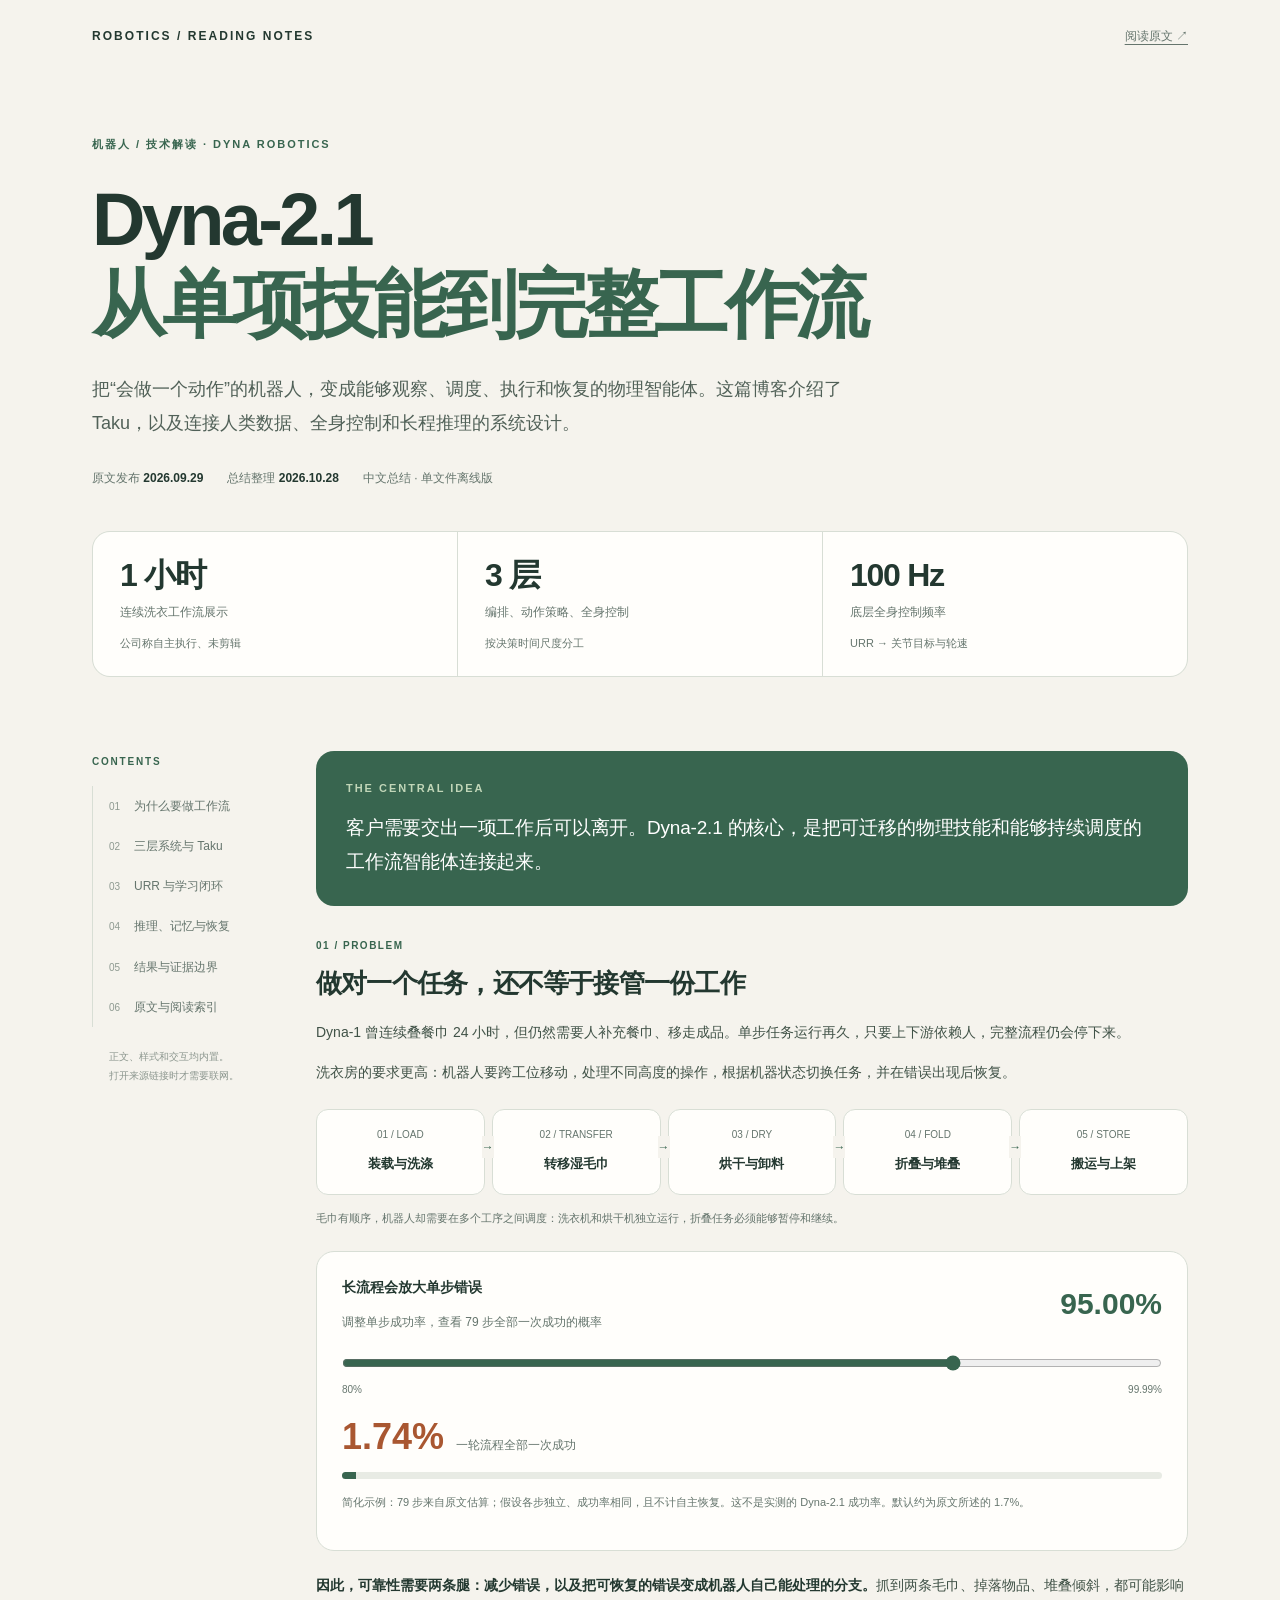
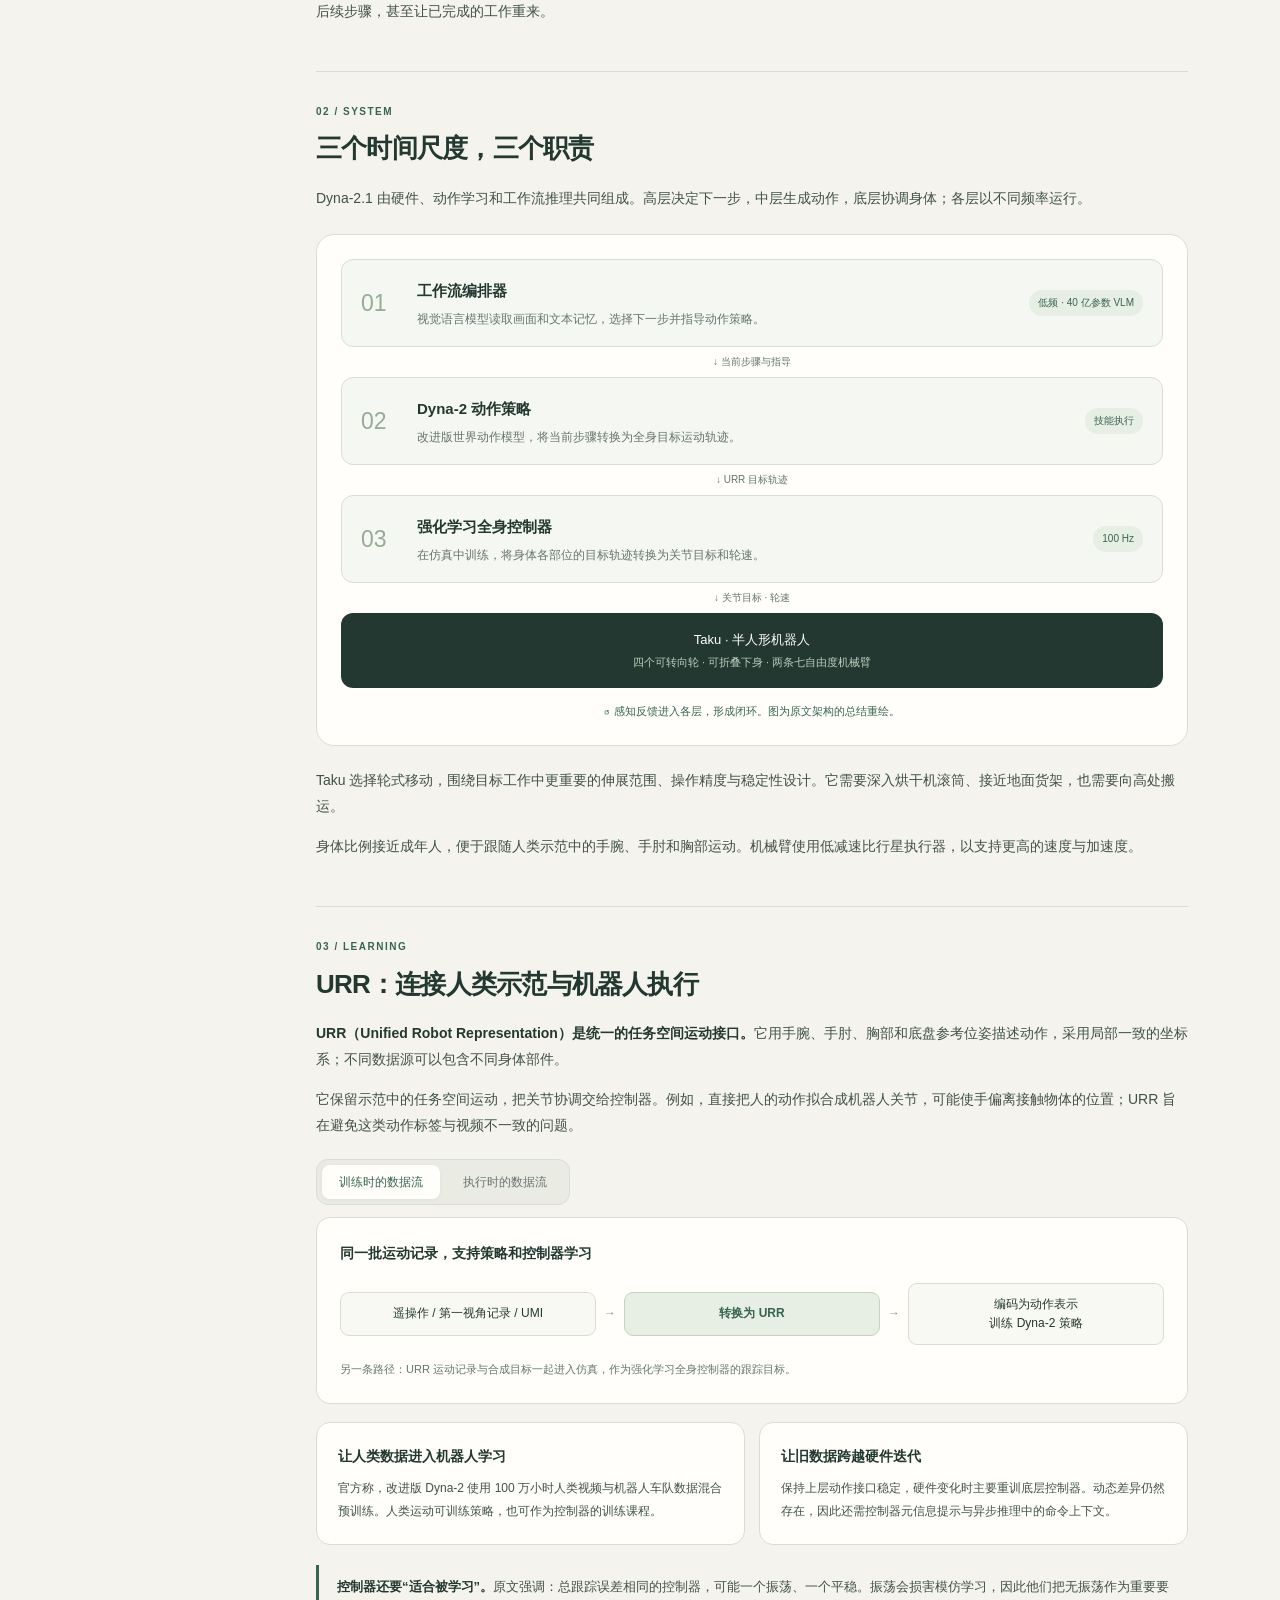
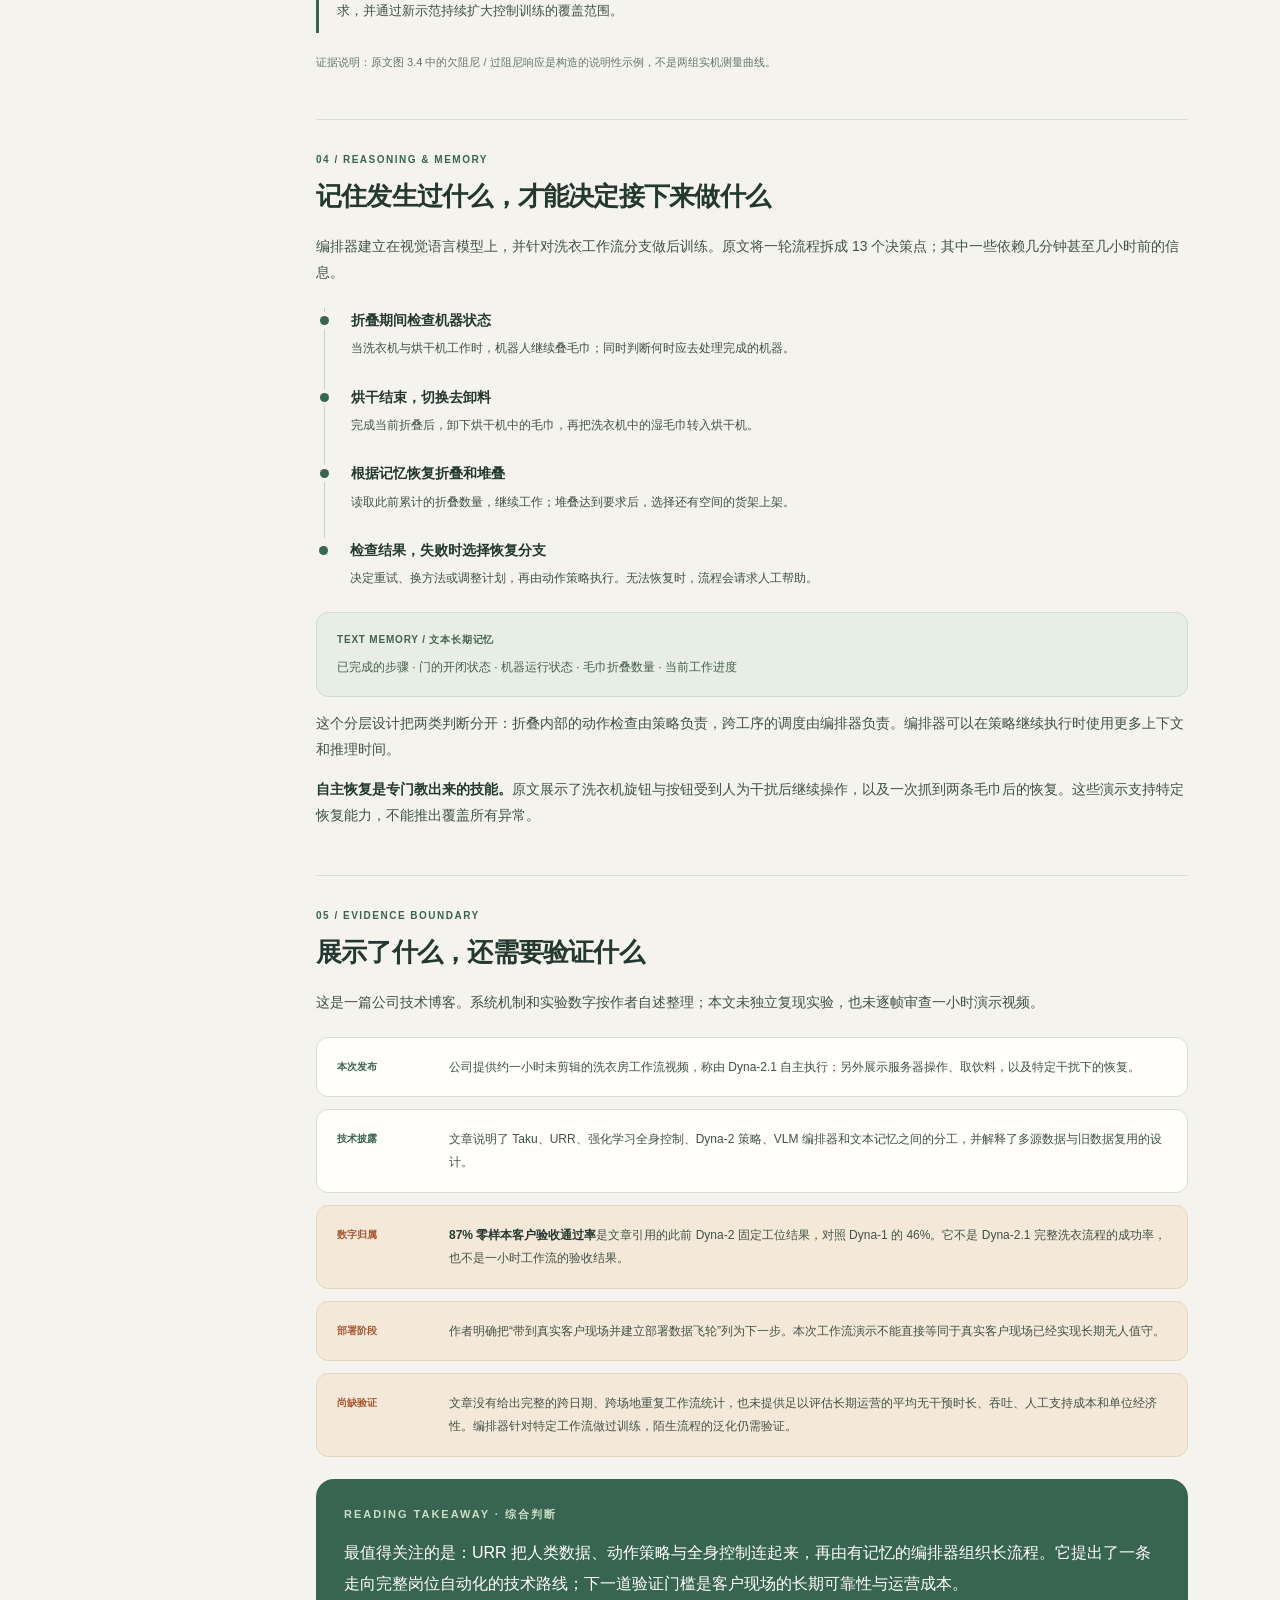
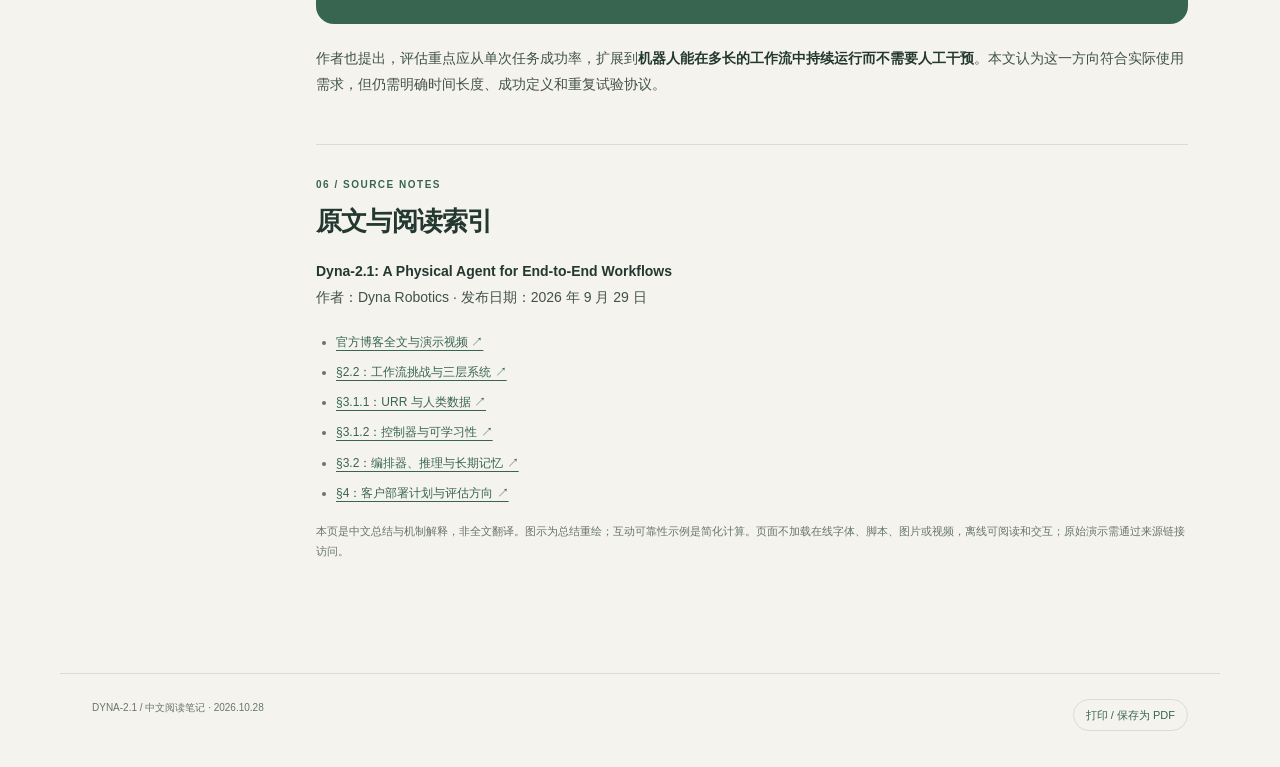
<file: posts/dyna-2-1-summary.html>
<!DOCTYPE html>
<html lang="zh-CN">
<head>
<meta charset="utf-8">
<meta name="viewport" content="width=device-width,initial-scale=1">
<meta name="description" content="Dyna-2.1 官方博客中文总结：Taku、三层架构、URR、人类数据、工作流记忆，以及演示的证据边界。">
<meta name="color-scheme" content="light">
<title>Dyna-2.1｜从单项技能到完整工作流</title>
<style>
:root{--paper:#f5f3ed;--white:#fffefb;--ink:#233830;--muted:#65756d;--line:#d8ded5;--green:#38654f;--mint:#e7eee4;--orange:#a95731;--sand:#f4e9d9;--radius:18px}
*{box-sizing:border-box}html{scroll-behavior:smooth;scroll-padding-top:88px}body{margin:0;background:var(--paper);color:var(--ink);font-family:-apple-system,BlinkMacSystemFont,"Segoe UI","PingFang SC","Hiragino Sans GB","Microsoft YaHei",sans-serif;line-height:1.85;-webkit-font-smoothing:antialiased}a{color:var(--green);text-underline-offset:4px}button,input{font:inherit}button{cursor:pointer}button:focus-visible,a:focus-visible,input:focus-visible{outline:3px solid var(--orange);outline-offset:4px}::selection{background:#cfdec8}header{max-width:1160px;margin:auto;padding:25px 32px;display:flex;align-items:center;justify-content:space-between;gap:20px;font-size:12px;letter-spacing:.1em}.brand{font-weight:750;letter-spacing:.17em}.source-top{color:var(--muted);font-size:12px;letter-spacing:0}.hero{max-width:1160px;margin:auto;padding:62px 32px 46px;position:relative}.eyebrow{font-size:11px;letter-spacing:.18em;font-weight:700;color:var(--green);text-transform:uppercase}.hero h1{font-size:clamp(39px,6vw,74px);line-height:1.16;letter-spacing:-.05em;margin:22px 0 24px;font-weight:760}.hero h1 span{color:var(--green)}.hero .intro{max-width:750px;font-size:18px;line-height:1.9;margin:0;color:#516158}.meta{display:flex;gap:12px 24px;flex-wrap:wrap;margin-top:26px;font-size:12px;color:var(--muted)}.meta b{font-weight:600;color:var(--ink)}.metrics{display:grid;grid-template-columns:repeat(3,1fr);gap:1px;background:var(--line);border:1px solid var(--line);border-radius:var(--radius);overflow:hidden;margin-top:42px}.metric{background:var(--white);padding:23px 27px}.metric strong{display:block;font-size:32px;line-height:1.3;letter-spacing:-.04em;font-weight:650}.metric span{font-size:12px;color:var(--muted)}.metric small{display:block;font-size:11px;color:var(--muted);margin-top:7px}.layout{max-width:1160px;padding:0 32px 65px;margin:auto;display:grid;grid-template-columns:180px minmax(0,1fr);gap:44px}.sidebar{align-self:start;position:sticky;top:26px;padding-top:30px}.sidebar .eyebrow{font-size:10px;margin-bottom:14px}.sidebar a{display:block;text-decoration:none;color:var(--muted);border-left:1px solid var(--line);padding:9px 0 9px 16px;font-size:12px}.sidebar a:hover{color:var(--green);border-left:2px solid var(--green);padding-left:15px}.sidebar a span{display:inline-block;font-size:10px;width:25px;color:#8e9a91}.sidebar .offline{font-size:10px;color:#8b968e;padding:20px 0 0 17px;line-height:1.9}.article{min-width:0}.section{padding:31px 0 32px;border-bottom:1px solid var(--line)}.section:last-child{border-bottom:0}.kicker{color:var(--green);font-size:10px;letter-spacing:.15em;font-weight:700}.section h2{font-size:26px;line-height:1.45;letter-spacing:-.03em;margin:9px 0 18px}.section p{font-size:14px;margin:14px 0;color:#405247}.section strong{color:var(--ink)}.lede{background:var(--green);color:white;border-radius:var(--radius);padding:27px 30px;margin-top:28px}.lede .eyebrow{color:#c1d6b8}.lede p{font-size:19px;line-height:1.8;margin:12px 0 0;letter-spacing:-.01em}.tag{display:inline-block;border:1px solid var(--line);color:var(--muted);font-size:10px;border-radius:30px;padding:2px 9px;vertical-align:middle;margin-left:7px;font-weight:400}.workflow{display:grid;grid-template-columns:repeat(5,1fr);gap:7px;margin:23px 0 10px}.step{padding:16px 9px;background:var(--white);border:1px solid var(--line);border-radius:12px;text-align:center;position:relative}.step:not(:last-child)::after{content:'→';position:absolute;right:-10px;top:26px;color:var(--green);z-index:1;background:var(--paper);font-size:12px}.step small{display:block;font-size:10px;color:var(--muted);margin-bottom:4px}.step b{font-size:13px;font-weight:650}.caption{font-size:11px!important;color:var(--muted)!important;line-height:1.8!important}.box{background:var(--white);border:1px solid var(--line);border-radius:var(--radius);padding:23px 25px;margin:22px 0}.box h3{font-size:14px;margin:0 0 10px}.reliability-head{display:flex;justify-content:space-between;gap:20px;align-items:center}.reliability-head .rate{font-size:30px;font-weight:650;color:var(--green);font-variant-numeric:tabular-nums;white-space:nowrap}.reliability-head p{margin:0;font-size:12px;color:var(--muted)}input[type=range]{width:100%;accent-color:var(--green);margin:22px 0 7px;cursor:pointer}.range-ends{display:flex;justify-content:space-between;font-size:10px;color:var(--muted)}.result-line{display:flex;align-items:baseline;gap:12px;margin:16px 0 7px}.result-line strong{font-size:36px;line-height:1.2;color:var(--orange);font-variant-numeric:tabular-nums}.result-line span{font-size:12px;color:var(--muted)}.meter{height:7px;background:#e8ebe4;border-radius:6px;overflow:hidden;margin-top:14px}.meter div{height:100%;background:var(--green);width:1.738%;transition:width .12s}.architecture{background:var(--white);border:1px solid var(--line);border-radius:var(--radius);padding:24px;margin:22px 0}.layer{display:grid;grid-template-columns:42px minmax(0,1fr) auto;gap:14px;align-items:center;border:1px solid var(--line);border-radius:12px;padding:17px 19px;background:#f5f7f2}.layer .num{font-size:23px;color:#96ac98;font-weight:500}.layer h3{font-size:15px;margin:0}.layer p{font-size:12px;margin:4px 0 0;line-height:1.7;color:var(--muted)}.layer .clock{font-size:10px;color:var(--green);background:var(--mint);padding:4px 9px;border-radius:20px;white-space:nowrap}.connector{text-align:center;color:var(--muted);font-size:10px;line-height:2;padding:5px 0}.hardware{background:var(--ink);color:white;padding:15px 18px;border-radius:12px;text-align:center;font-size:13px}.hardware small{display:block;color:#c0cec0;font-size:11px}.feedback{text-align:center;font-size:11px;color:var(--green);margin-top:14px;line-height:1.8}.two-cols{display:grid;grid-template-columns:1fr 1fr;gap:14px;margin-top:18px}.mini{padding:21px;border:1px solid var(--line);border-radius:14px;background:var(--white)}.mini h3{font-size:14px;margin:0 0 8px}.mini p{font-size:12px;margin:0;line-height:1.9}.tabs{display:flex;gap:6px;margin:20px 0 12px;padding:5px;border:1px solid var(--line);background:#eaece4;border-radius:12px;width:fit-content}.tabs button{font-size:12px;border:0;background:transparent;border-radius:8px;color:var(--muted);padding:8px 17px;line-height:1.5}.tabs button[aria-selected=true]{background:var(--white);color:var(--green);box-shadow:0 1px 4px #2338300d}.flow-panel{border:1px solid var(--line);border-radius:14px;padding:23px;background:var(--white)}.flow-panel h3{font-size:14px;margin:0 0 16px}.flow{display:flex;flex-wrap:wrap;align-items:center;gap:8px;font-size:12px;line-height:1.6}.flow .node{border:1px solid var(--line);padding:11px 13px;border-radius:9px;background:#f9f9f4;flex:1;min-width:105px;text-align:center}.flow .node.key{background:var(--mint);color:var(--green);font-weight:700;border-color:#c4d3be}.flow .arrow{color:#8a9b8b}.flow-note{font-size:11px!important;color:var(--muted)!important;margin-bottom:0!important}.flow-panel+.flow-panel{margin-top:12px}.js [role=tabpanel][hidden]{display:none}.note{border-left:3px solid var(--green);padding:3px 0 3px 18px;margin:20px 0}.note p{font-size:13px;margin:7px 0}.events{margin:22px 0}.event{position:relative;margin-left:8px;border-left:1px solid #c8d4c2;padding:0 0 20px 26px}.event::before{content:'';position:absolute;top:8px;left:-5px;width:9px;height:9px;border-radius:50%;background:var(--green);box-shadow:0 0 0 4px var(--paper)}.event:last-child{padding-bottom:0;border-left:0}.event h3{font-size:14px;line-height:1.8;margin:0}.event p{font-size:12px;margin:5px 0;line-height:1.8}.memory{background:var(--mint);border:1px solid #d2ddcb;border-radius:12px;padding:17px 20px;font-size:12px;line-height:2;color:#46614c}.memory b{display:block;font-size:10px;letter-spacing:.08em;margin-bottom:5px}.evidence{display:grid;grid-template-columns:1fr;gap:12px;margin:21px 0}.evidence-item{display:grid;grid-template-columns:96px minmax(0,1fr);gap:16px;padding:18px 20px;border:1px solid var(--line);border-radius:12px;background:var(--white);align-items:start}.evidence-label{font-size:10px;color:var(--green);font-weight:700;padding-top:2px}.evidence-item p{margin:0;font-size:12px;line-height:1.9}.evidence-item.caution{background:var(--sand);border-color:#e3d6c2}.evidence-item.caution .evidence-label{color:var(--orange)}.takeaway{background:var(--green);padding:25px 28px;border-radius:var(--radius);margin:22px 0;color:white}.takeaway .eyebrow{color:#ccddc5}.takeaway p{color:white;font-size:16px;line-height:1.9;margin-bottom:0}.sources{margin:16px 0 0;padding-left:20px;font-size:12px;color:var(--muted)}.sources li{padding:4px 0}.footer{max-width:1160px;margin:auto;padding:25px 32px 36px;border-top:1px solid var(--line);display:flex;gap:12px;justify-content:space-between;font-size:10px;color:var(--muted)}.print-button{background:none;border:1px solid var(--line);border-radius:20px;padding:5px 12px;color:var(--green);font-size:11px}.print-button:hover{background:var(--mint)}[hidden]{display:none!important}
@media(max-width:850px){.layout{grid-template-columns:1fr;gap:8px}.sidebar{position:static;padding-top:0;display:flex;flex-wrap:wrap;gap:6px 16px}.sidebar .eyebrow,.sidebar .offline{display:none}.sidebar a{border:0;padding:6px 0}.sidebar a:hover{border:0;padding-left:0}.hero{padding-top:35px}.hero h1{font-size:51px}.layout{padding-bottom:40px}}
@media(max-width:540px){header{padding:20px}.hero{padding:26px 20px 32px}.hero h1{font-size:40px;line-height:1.2}.hero .intro{font-size:15px}.metrics{margin-top:28px}.metric{padding:17px 12px}.metric strong{font-size:25px}.metric span{font-size:10px}.metric small{font-size:9px}.layout{padding-left:20px;padding-right:20px}.section h2{font-size:23px}.lede{padding:23px}.lede p{font-size:17px}.workflow{grid-template-columns:1fr;gap:12px}.step{display:flex;align-items:center;gap:14px;text-align:left;padding:10px 18px}.step small{margin:0}.step:not(:last-child)::after{content:'↓';right:50%;top:auto;bottom:-16px;font-size:11px}.two-cols{grid-template-columns:1fr}.layer{grid-template-columns:25px minmax(0,1fr);padding:14px 12px;gap:9px}.layer .num{font-size:18px}.layer .clock{grid-column:2;justify-self:start}.architecture{padding:14px}.evidence-item{grid-template-columns:1fr;gap:6px}.box{padding:20px}.reliability-head{gap:10px}.result-line{flex-wrap:wrap;gap:8px}.flow{flex-direction:column;align-items:stretch}.flow .arrow{text-align:center;transform:rotate(90deg)}.flow .node{min-width:0}.footer{padding:22px 20px;flex-wrap:wrap}.source-top{font-size:10px}.tabs button{padding:8px 14px}}
@media(prefers-reduced-motion:reduce){html{scroll-behavior:auto}*{transition:none!important}}
@media print{body{background:white;color:#17291f;font-size:11pt}header,.sidebar,.tabs,.print-button,.source-top{display:none!important}.hero,.layout{max-width:none;padding:0;display:block}.hero{padding-bottom:18px}.hero h1{font-size:32pt}.hero .intro{font-size:12pt}.metrics{margin-top:20px}.metric{padding:12px}.metric strong{font-size:23pt}.section{padding:20px 0}.section h2{font-size:19pt}.section p{font-size:10pt}.lede,.takeaway{background:#eff4ec!important;color:var(--ink)!important}.lede p,.takeaway p{color:var(--ink)!important}.architecture,.box,.mini,.flow-panel,.evidence-item,.event{break-inside:avoid}.flow-panel[hidden]{display:block!important}.footer{padding:15px 0}a{color:inherit}input[type=range]{display:none}.range-ends{display:none}.section{break-inside:auto}*{-webkit-print-color-adjust:exact;print-color-adjust:exact}}
</style>
<meta name="category" content="机器人">
<meta property="article:section" content="机器人">
<meta name="article-format" content="技术解读">
</head>
<body>
<header><div class="brand">ROBOTICS / READING NOTES</div><a class="source-top" href="https://www.dyna.co/dyna-2.1" target="_blank" rel="noopener noreferrer">阅读原文 ↗</a></header>
<main>
<section class="hero" aria-labelledby="title">
  <div class="eyebrow">机器人 / 技术解读 · Dyna Robotics</div>
  <h1 id="title">Dyna-2.1<br><span>从单项技能到完整工作流</span></h1>
  <p class="intro">把“会做一个动作”的机器人，变成能够观察、调度、执行和恢复的物理智能体。这篇博客介绍了 Taku，以及连接人类数据、全身控制和长程推理的系统设计。</p>
  <div class="meta"><span>原文发布 <b>2026.09.29</b></span><span>总结整理 <b>2026.10.28</b></span><span>中文总结 · 单文件离线版</span></div>
  <div class="metrics" aria-label="原文关键数字">
    <div class="metric"><strong>1 小时</strong><span>连续洗衣工作流展示</span><small>公司称自主执行、未剪辑</small></div>
    <div class="metric"><strong>3 层</strong><span>编排、动作策略、全身控制</span><small>按决策时间尺度分工</small></div>
    <div class="metric"><strong>100 Hz</strong><span>底层全身控制频率</span><small>URR → 关节目标与轮速</small></div>
  </div>
</section>
<div class="layout">
  <nav class="sidebar" aria-label="文章目录">
    <div class="eyebrow">Contents</div>
    <a href="#problem"><span>01</span>为什么要做工作流</a>
    <a href="#architecture"><span>02</span>三层系统与 Taku</a>
    <a href="#urr"><span>03</span>URR 与学习闭环</a>
    <a href="#orchestrator"><span>04</span>推理、记忆与恢复</a>
    <a href="#evidence"><span>05</span>结果与证据边界</a>
    <a href="#sources"><span>06</span>原文与阅读索引</a>
    <div class="offline">正文、样式和交互均内置。<br>打开来源链接时才需要联网。</div>
  </nav>
  <article class="article">
    <div class="lede"><div class="eyebrow">The central idea</div><p>客户需要交出一项工作后可以离开。Dyna-2.1 的核心，是把可迁移的物理技能和能够持续调度的工作流智能体连接起来。</p></div>
    <section class="section" id="problem">
      <div class="kicker">01 / PROBLEM</div><h2>做对一个任务，还不等于接管一份工作</h2>
      <p>Dyna-1 曾连续叠餐巾 24 小时，但仍然需要人补充餐巾、移走成品。单步任务运行再久，只要上下游依赖人，完整流程仍会停下来。</p>
      <p>洗衣房的要求更高：机器人要跨工位移动，处理不同高度的操作，根据机器状态切换任务，并在错误出现后恢复。</p>
      <div class="workflow" aria-label="毛巾处理顺序">
        <div class="step"><small>01 / LOAD</small><b>装载与洗涤</b></div>
        <div class="step"><small>02 / TRANSFER</small><b>转移湿毛巾</b></div>
        <div class="step"><small>03 / DRY</small><b>烘干与卸料</b></div>
        <div class="step"><small>04 / FOLD</small><b>折叠与堆叠</b></div>
        <div class="step"><small>05 / STORE</small><b>搬运与上架</b></div>
      </div>
      <p class="caption">毛巾有顺序，机器人却需要在多个工序之间调度：洗衣机和烘干机独立运行，折叠任务必须能够暂停和继续。</p>
      <div class="box" id="reliability-demo">
        <div class="reliability-head"><div><h3>长流程会放大单步错误</h3><p><label for="step-rate">调整单步成功率，查看 79 步全部一次成功的概率</label></p></div><output class="rate" id="rate-label" for="step-rate">95.00%</output></div>
        <input type="range" id="step-rate" min="80" max="99.99" step="0.01" value="95" aria-describedby="reliability-assumption">
        <div class="range-ends"><span>80%</span><span>99.99%</span></div>
        <div class="result-line" aria-live="polite" aria-atomic="true"><strong id="cycle-rate">1.74%</strong><span>一轮流程全部一次成功</span></div>
        <div class="meter" aria-hidden="true"><div id="cycle-bar"></div></div>
        <p class="caption" id="reliability-assumption">简化示例：79 步来自原文估算；假设各步独立、成功率相同，且不计自主恢复。这不是实测的 Dyna-2.1 成功率。默认约为原文所述的 1.7%。</p>
      </div>
      <p><strong>因此，可靠性需要两条腿：减少错误，以及把可恢复的错误变成机器人自己能处理的分支。</strong>抓到两条毛巾、掉落物品、堆叠倾斜，都可能影响后续步骤，甚至让已完成的工作重来。</p>
    </section>
    <section class="section" id="architecture">
      <div class="kicker">02 / SYSTEM</div><h2>三个时间尺度，三个职责</h2>
      <p>Dyna-2.1 由硬件、动作学习和工作流推理共同组成。高层决定下一步，中层生成动作，底层协调身体；各层以不同频率运行。</p>
      <div class="architecture" aria-label="根据原文重绘的三层系统架构">
        <div class="layer"><div class="num">01</div><div><h3>工作流编排器</h3><p>视觉语言模型读取画面和文本记忆，选择下一步并指导动作策略。</p></div><span class="clock">低频 · 40 亿参数 VLM</span></div>
        <div class="connector">↓ 当前步骤与指导</div>
        <div class="layer"><div class="num">02</div><div><h3>Dyna-2 动作策略</h3><p>改进版世界动作模型，将当前步骤转换为全身目标运动轨迹。</p></div><span class="clock">技能执行</span></div>
        <div class="connector">↓ URR 目标轨迹</div>
        <div class="layer"><div class="num">03</div><div><h3>强化学习全身控制器</h3><p>在仿真中训练，将身体各部位的目标轨迹转换为关节目标和轮速。</p></div><span class="clock">100 Hz</span></div>
        <div class="connector">↓ 关节目标 · 轮速</div>
        <div class="hardware">Taku · 半人形机器人<small>四个可转向轮 · 可折叠下身 · 两条七自由度机械臂</small></div>
        <div class="feedback">↺ 感知反馈进入各层，形成闭环。图为原文架构的总结重绘。</div>
      </div>
      <p>Taku 选择轮式移动，围绕目标工作中更重要的伸展范围、操作精度与稳定性设计。它需要深入烘干机滚筒、接近地面货架，也需要向高处搬运。</p>
      <p>身体比例接近成年人，便于跟随人类示范中的手腕、手肘和胸部运动。机械臂使用低减速比行星执行器，以支持更高的速度与加速度。</p>
    </section>
    <section class="section" id="urr">
      <div class="kicker">03 / LEARNING</div><h2>URR：连接人类示范与机器人执行</h2>
      <p><strong>URR（Unified Robot Representation）是统一的任务空间运动接口。</strong>它用手腕、手肘、胸部和底盘参考位姿描述动作，采用局部一致的坐标系；不同数据源可以包含不同身体部件。</p>
      <p>它保留示范中的任务空间运动，把关节协调交给控制器。例如，直接把人的动作拟合成机器人关节，可能使手偏离接触物体的位置；URR 旨在避免这类动作标签与视频不一致的问题。</p>
      <div class="tabs" role="tablist" aria-label="查看训练或执行数据流">
        <button type="button" role="tab" id="training-tab" aria-selected="true" aria-controls="training-panel" data-panel="training-panel">训练时的数据流</button>
        <button type="button" role="tab" id="inference-tab" aria-selected="false" aria-controls="inference-panel" tabindex="-1" data-panel="inference-panel">执行时的数据流</button>
      </div>
      <div class="flow-panel" role="tabpanel" id="training-panel" aria-labelledby="training-tab" tabindex="0">
        <h3>同一批运动记录，支持策略和控制器学习</h3>
        <div class="flow"><div class="node">遥操作 / 第一视角记录 / UMI</div><span class="arrow" aria-hidden="true">→</span><div class="node key">转换为 URR</div><span class="arrow" aria-hidden="true">→</span><div class="node">编码为动作表示<br>训练 Dyna-2 策略</div></div>
        <p class="flow-note">另一条路径：URR 运动记录与合成目标一起进入仿真，作为强化学习全身控制器的跟踪目标。</p>
      </div>
      <div class="flow-panel" role="tabpanel" id="inference-panel" aria-labelledby="inference-tab" tabindex="0">
        <h3>策略生成目标，控制器落实到具体本体</h3>
        <div class="flow"><div class="node">Dyna-2 策略<br>输出模型动作</div><span class="arrow" aria-hidden="true">→</span><div class="node key">解码为 URR<br>目标轨迹</div><span class="arrow" aria-hidden="true">→</span><div class="node">全身控制器<br>驱动 Taku</div></div>
        <p class="flow-note">URR 是中间动作接口，不是高层规划器。编排器负责选择步骤，控制器负责具体的关节与底盘协调。</p>
      </div>
      <div class="two-cols">
        <div class="mini"><h3>让人类数据进入机器人学习</h3><p>官方称，改进版 Dyna-2 使用 100 万小时人类视频与机器人车队数据混合预训练。人类运动可训练策略，也可作为控制器的训练课程。</p></div>
        <div class="mini"><h3>让旧数据跨越硬件迭代</h3><p>保持上层动作接口稳定，硬件变化时主要重训底层控制器。动态差异仍然存在，因此还需控制器元信息提示与异步推理中的命令上下文。</p></div>
      </div>
      <div class="note"><p><strong>控制器还要“适合被学习”。</strong>原文强调：总跟踪误差相同的控制器，可能一个振荡、一个平稳。振荡会损害模仿学习，因此他们把无振荡作为重要要求，并通过新示范持续扩大控制训练的覆盖范围。</p></div>
      <p class="caption">证据说明：原文图 3.4 中的欠阻尼 / 过阻尼响应是构造的说明性示例，不是两组实机测量曲线。</p>
    </section>
    <section class="section" id="orchestrator">
      <div class="kicker">04 / REASONING & MEMORY</div><h2>记住发生过什么，才能决定接下来做什么</h2>
      <p>编排器建立在视觉语言模型上，并针对洗衣工作流分支做后训练。原文将一轮流程拆成 13 个决策点；其中一些依赖几分钟甚至几小时前的信息。</p>
      <div class="events" aria-label="根据原文整理的示意调度流程">
        <div class="event"><h3>折叠期间检查机器状态</h3><p>当洗衣机与烘干机工作时，机器人继续叠毛巾；同时判断何时应去处理完成的机器。</p></div>
        <div class="event"><h3>烘干结束，切换去卸料</h3><p>完成当前折叠后，卸下烘干机中的毛巾，再把洗衣机中的湿毛巾转入烘干机。</p></div>
        <div class="event"><h3>根据记忆恢复折叠和堆叠</h3><p>读取此前累计的折叠数量，继续工作；堆叠达到要求后，选择还有空间的货架上架。</p></div>
        <div class="event"><h3>检查结果，失败时选择恢复分支</h3><p>决定重试、换方法或调整计划，再由动作策略执行。无法恢复时，流程会请求人工帮助。</p></div>
      </div>
      <div class="memory"><b>TEXT MEMORY / 文本长期记忆</b>已完成的步骤 · 门的开闭状态 · 机器运行状态 · 毛巾折叠数量 · 当前工作进度</div>
      <p>这个分层设计把两类判断分开：折叠内部的动作检查由策略负责，跨工序的调度由编排器负责。编排器可以在策略继续执行时使用更多上下文和推理时间。</p>
      <p><strong>自主恢复是专门教出来的技能。</strong>原文展示了洗衣机旋钮与按钮受到人为干扰后继续操作，以及一次抓到两条毛巾后的恢复。这些演示支持特定恢复能力，不能推出覆盖所有异常。</p>
    </section>
    <section class="section" id="evidence">
      <div class="kicker">05 / EVIDENCE BOUNDARY</div><h2>展示了什么，还需要验证什么</h2>
      <p>这是一篇公司技术博客。系统机制和实验数字按作者自述整理；本文未独立复现实验，也未逐帧审查一小时演示视频。</p>
      <div class="evidence">
        <div class="evidence-item"><div class="evidence-label">本次发布</div><p>公司提供约一小时未剪辑的洗衣房工作流视频，称由 Dyna-2.1 自主执行；另外展示服务器操作、取饮料，以及特定干扰下的恢复。</p></div>
        <div class="evidence-item"><div class="evidence-label">技术披露</div><p>文章说明了 Taku、URR、强化学习全身控制、Dyna-2 策略、VLM 编排器和文本记忆之间的分工，并解释了多源数据与旧数据复用的设计。</p></div>
        <div class="evidence-item caution"><div class="evidence-label">数字归属</div><p><strong>87% 零样本客户验收通过率</strong>是文章引用的此前 Dyna-2 固定工位结果，对照 Dyna-1 的 46%。它不是 Dyna-2.1 完整洗衣流程的成功率，也不是一小时工作流的验收结果。</p></div>
        <div class="evidence-item caution"><div class="evidence-label">部署阶段</div><p>作者明确把“带到真实客户现场并建立部署数据飞轮”列为下一步。本次工作流演示不能直接等同于真实客户现场已经实现长期无人值守。</p></div>
        <div class="evidence-item caution"><div class="evidence-label">尚缺验证</div><p>文章没有给出完整的跨日期、跨场地重复工作流统计，也未提供足以评估长期运营的平均无干预时长、吞吐、人工支持成本和单位经济性。编排器针对特定工作流做过训练，陌生流程的泛化仍需验证。</p></div>
      </div>
      <div class="takeaway"><div class="eyebrow">Reading takeaway · 综合判断</div><p>最值得关注的是：URR 把人类数据、动作策略与全身控制连起来，再由有记忆的编排器组织长流程。它提出了一条走向完整岗位自动化的技术路线；下一道验证门槛是客户现场的长期可靠性与运营成本。</p></div>
      <p>作者也提出，评估重点应从单次任务成功率，扩展到<strong>机器人能在多长的工作流中持续运行而不需要人工干预</strong>。本文认为这一方向符合实际使用需求，但仍需明确时间长度、成功定义和重复试验协议。</p>
    </section>
    <section class="section" id="sources">
      <div class="kicker">06 / SOURCE NOTES</div><h2>原文与阅读索引</h2>
      <p><strong>Dyna-2.1: A Physical Agent for End-to-End Workflows</strong><br>作者：Dyna Robotics · 发布日期：2026 年 9 月 29 日</p>
      <ul class="sources">
        <li><a href="https://www.dyna.co/dyna-2.1" target="_blank" rel="noopener noreferrer">官方博客全文与演示视频 ↗</a></li>
        <li><a href="https://www.dyna.co/dyna-2.1#the-physical-agent" target="_blank" rel="noopener noreferrer">§2.2：工作流挑战与三层系统 ↗</a></li>
        <li><a href="https://www.dyna.co/dyna-2.1#3-1-1-make-human-data-usable-for-robots" target="_blank" rel="noopener noreferrer">§3.1.1：URR 与人类数据 ↗</a></li>
        <li><a href="https://www.dyna.co/dyna-2.1#3-1-2-training-controls-that-maximize-teachability" target="_blank" rel="noopener noreferrer">§3.1.2：控制器与可学习性 ↗</a></li>
        <li><a href="https://www.dyna.co/dyna-2.1#reasoning-an-orchestrator-that-runs-the-workflow" target="_blank" rel="noopener noreferrer">§3.2：编排器、推理与长期记忆 ↗</a></li>
        <li><a href="https://www.dyna.co/dyna-2.1#looking-forward" target="_blank" rel="noopener noreferrer">§4：客户部署计划与评估方向 ↗</a></li>
      </ul>
      <p class="caption">本页是中文总结与机制解释，非全文翻译。图示为总结重绘；互动可靠性示例是简化计算。页面不加载在线字体、脚本、图片或视频，离线可阅读和交互；原始演示需通过来源链接访问。</p>
    </section>
  </article>
</div>
</main>
<footer class="footer"><span>DYNA-2.1 / 中文阅读笔记 · 2026.10.28</span><button class="print-button" id="print-button" type="button">打印 / 保存为 PDF</button></footer>
<script>
(()=>{
  document.documentElement.classList.add('js');
  const slider=document.getElementById('step-rate');
  const label=document.getElementById('rate-label');
  const result=document.getElementById('cycle-rate');
  const bar=document.getElementById('cycle-bar');
  function update(){
    const rate=Number(slider.value);
    const cycle=Math.pow(rate/100,79)*100;
    label.textContent=rate.toFixed(2)+'%';
    result.textContent=cycle<0.01?'< 0.01%':cycle.toFixed(2)+'%';
    bar.style.width=cycle+'%';
    slider.setAttribute('aria-valuetext','单步成功率 '+rate.toFixed(2)+'%');
  }
  slider.addEventListener('input',update);update();
  const tabs=Array.from(document.querySelectorAll('[role="tab"]'));
  const panels=Array.from(document.querySelectorAll('[role="tabpanel"]'));
  function selectTab(tab,focus){
    tabs.forEach(item=>{const selected=item===tab;item.setAttribute('aria-selected',String(selected));item.tabIndex=selected?0:-1;});
    panels.forEach(panel=>{panel.hidden=panel.id!==tab.dataset.panel;});
    if(focus)tab.focus();
  }
  tabs.forEach((tab,index)=>{
    tab.addEventListener('click',()=>selectTab(tab,false));
    tab.addEventListener('keydown',event=>{
      let next=index;
      if(event.key==='ArrowRight')next=(index+1)%tabs.length;
      else if(event.key==='ArrowLeft')next=(index-1+tabs.length)%tabs.length;
      else if(event.key==='Home')next=0;
      else if(event.key==='End')next=tabs.length-1;
      else return;
      event.preventDefault();selectTab(tabs[next],true);
    });
  });
  selectTab(tabs[0],false);
  document.getElementById('print-button').addEventListener('click',()=>window.print());
})();
</script>
</body>
</html>
</file>
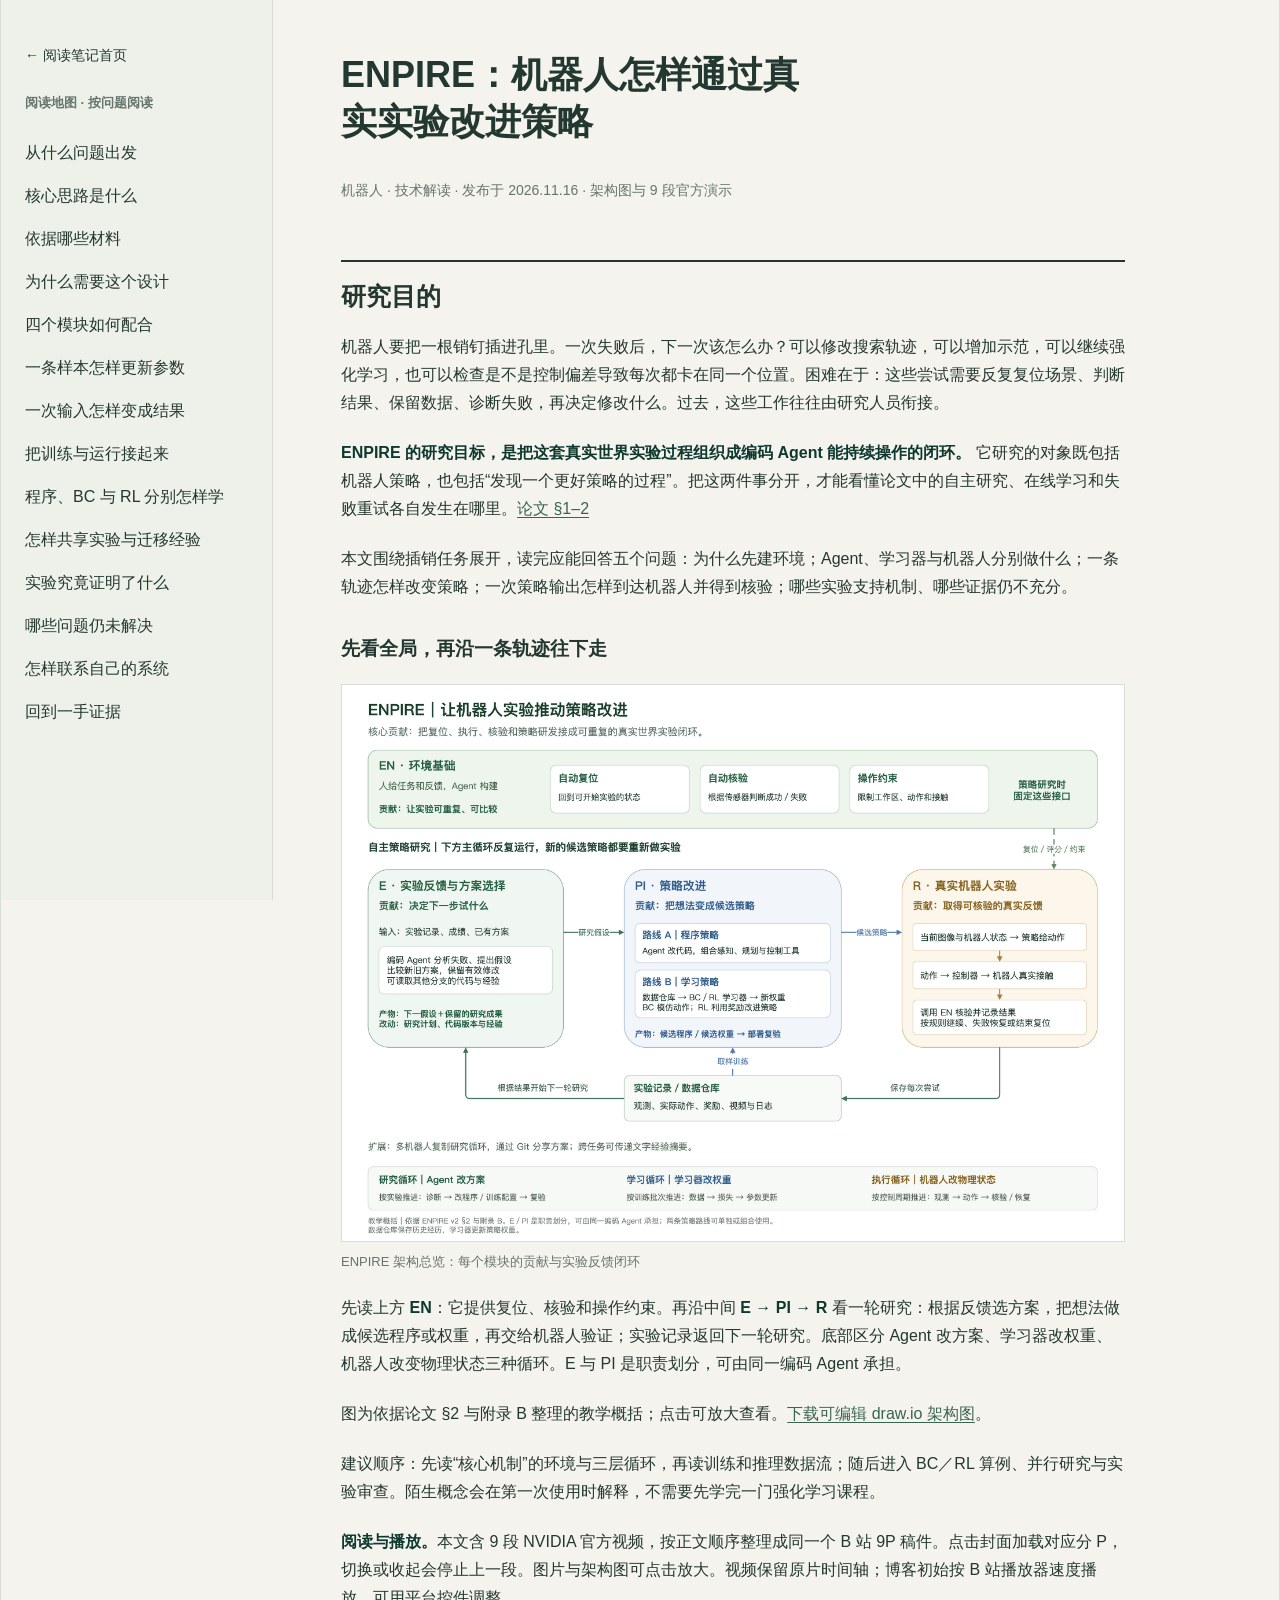
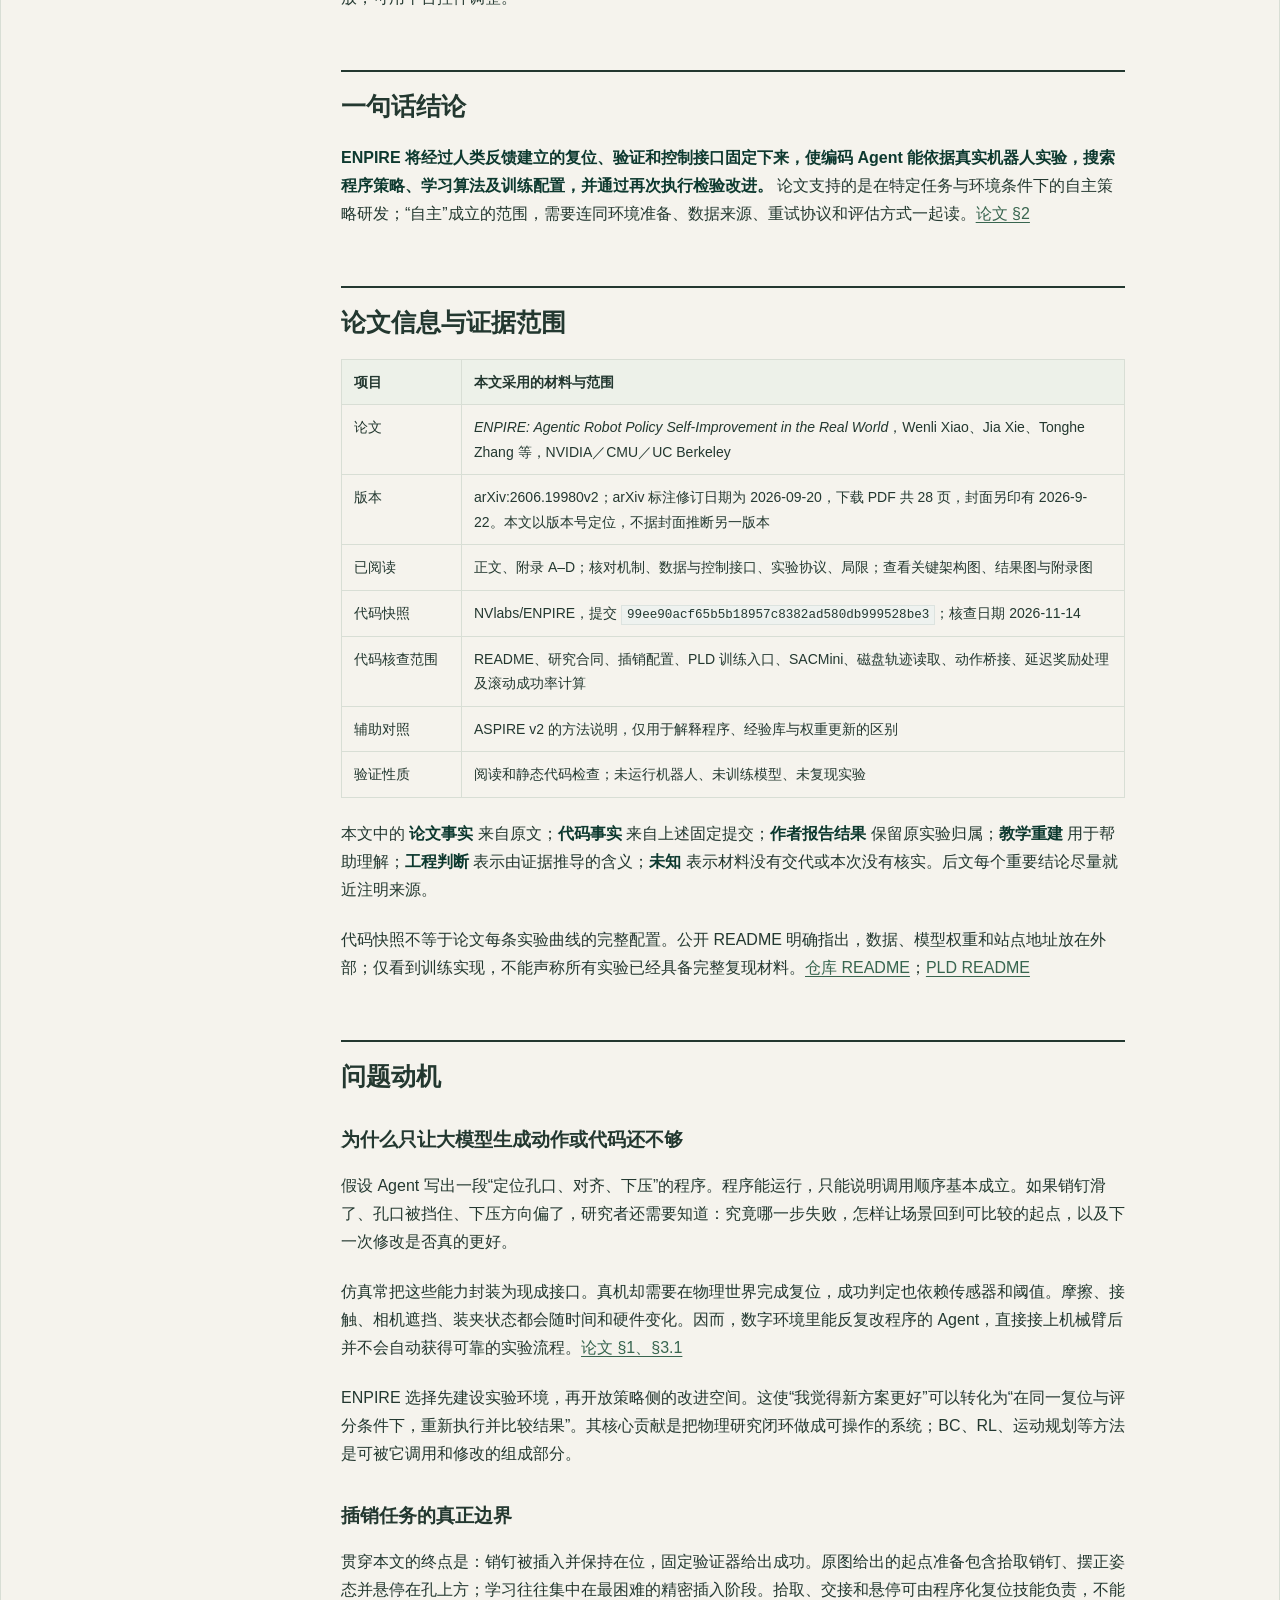
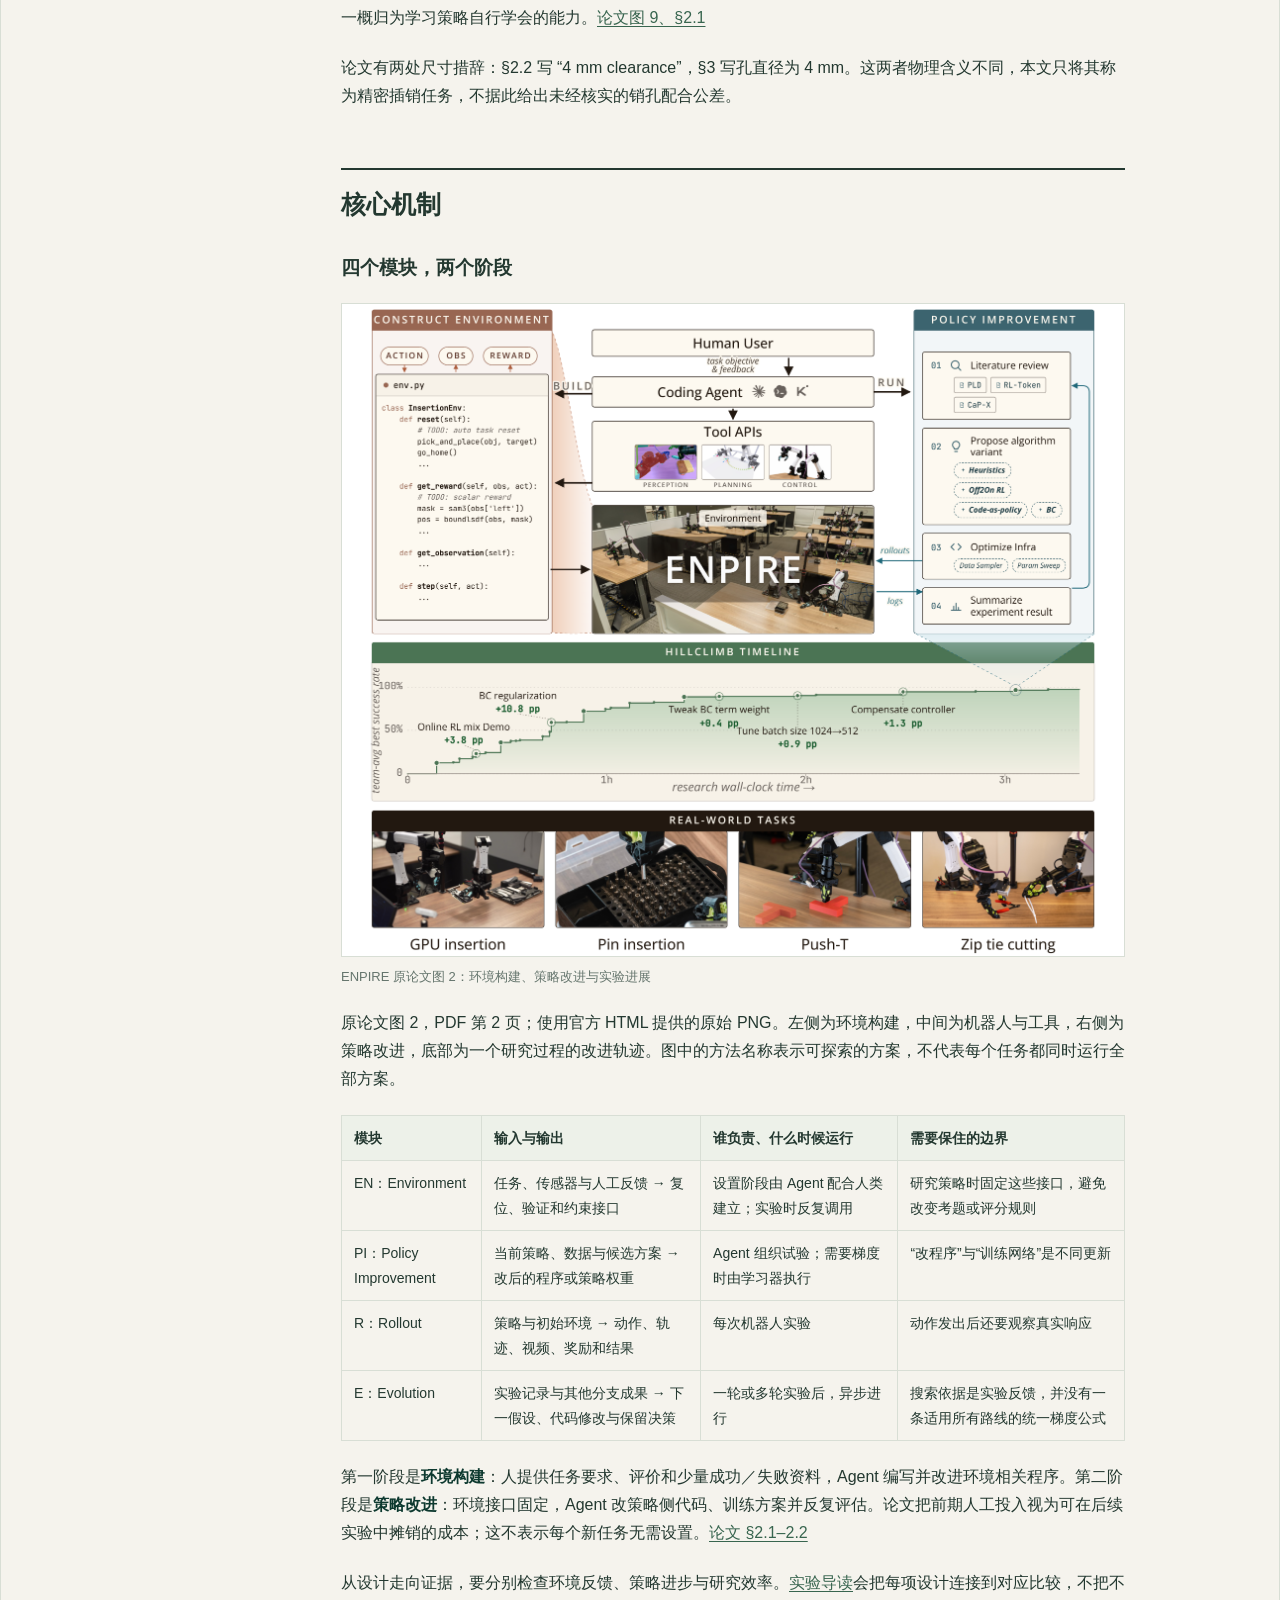
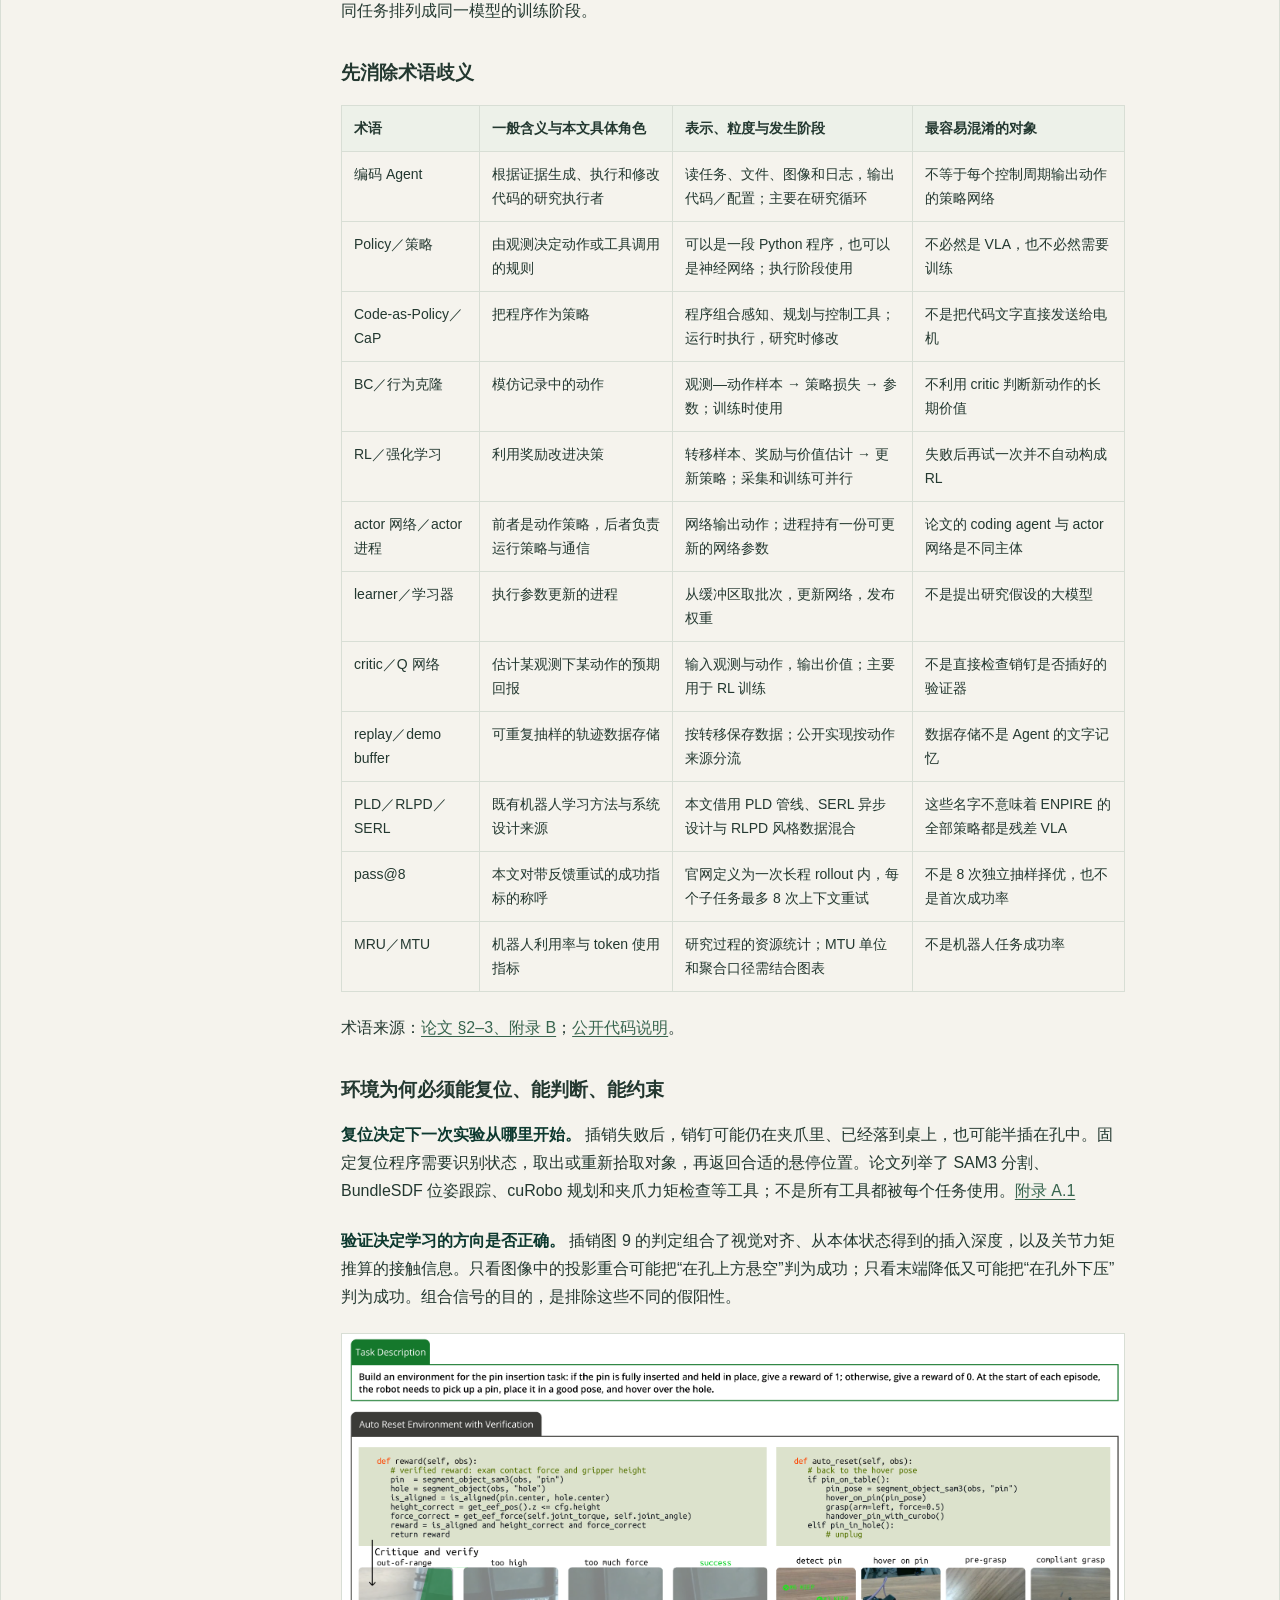
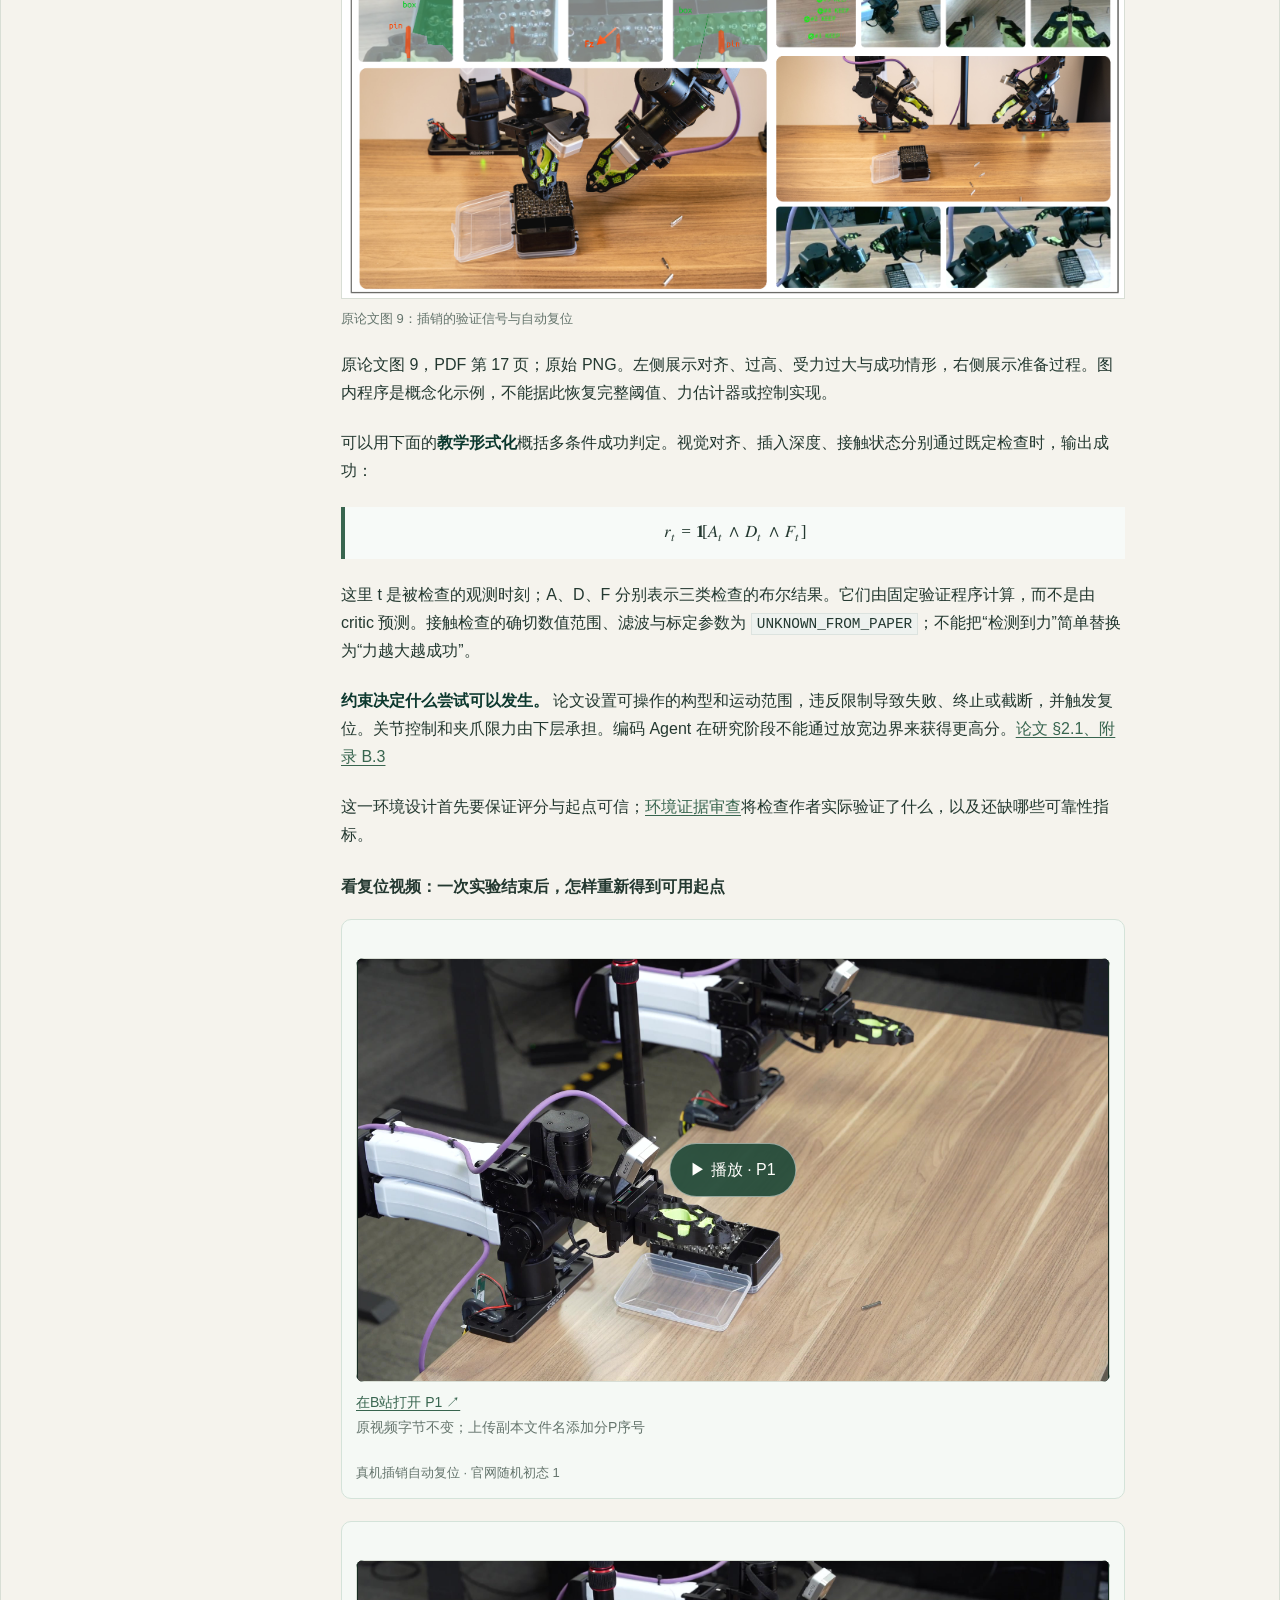
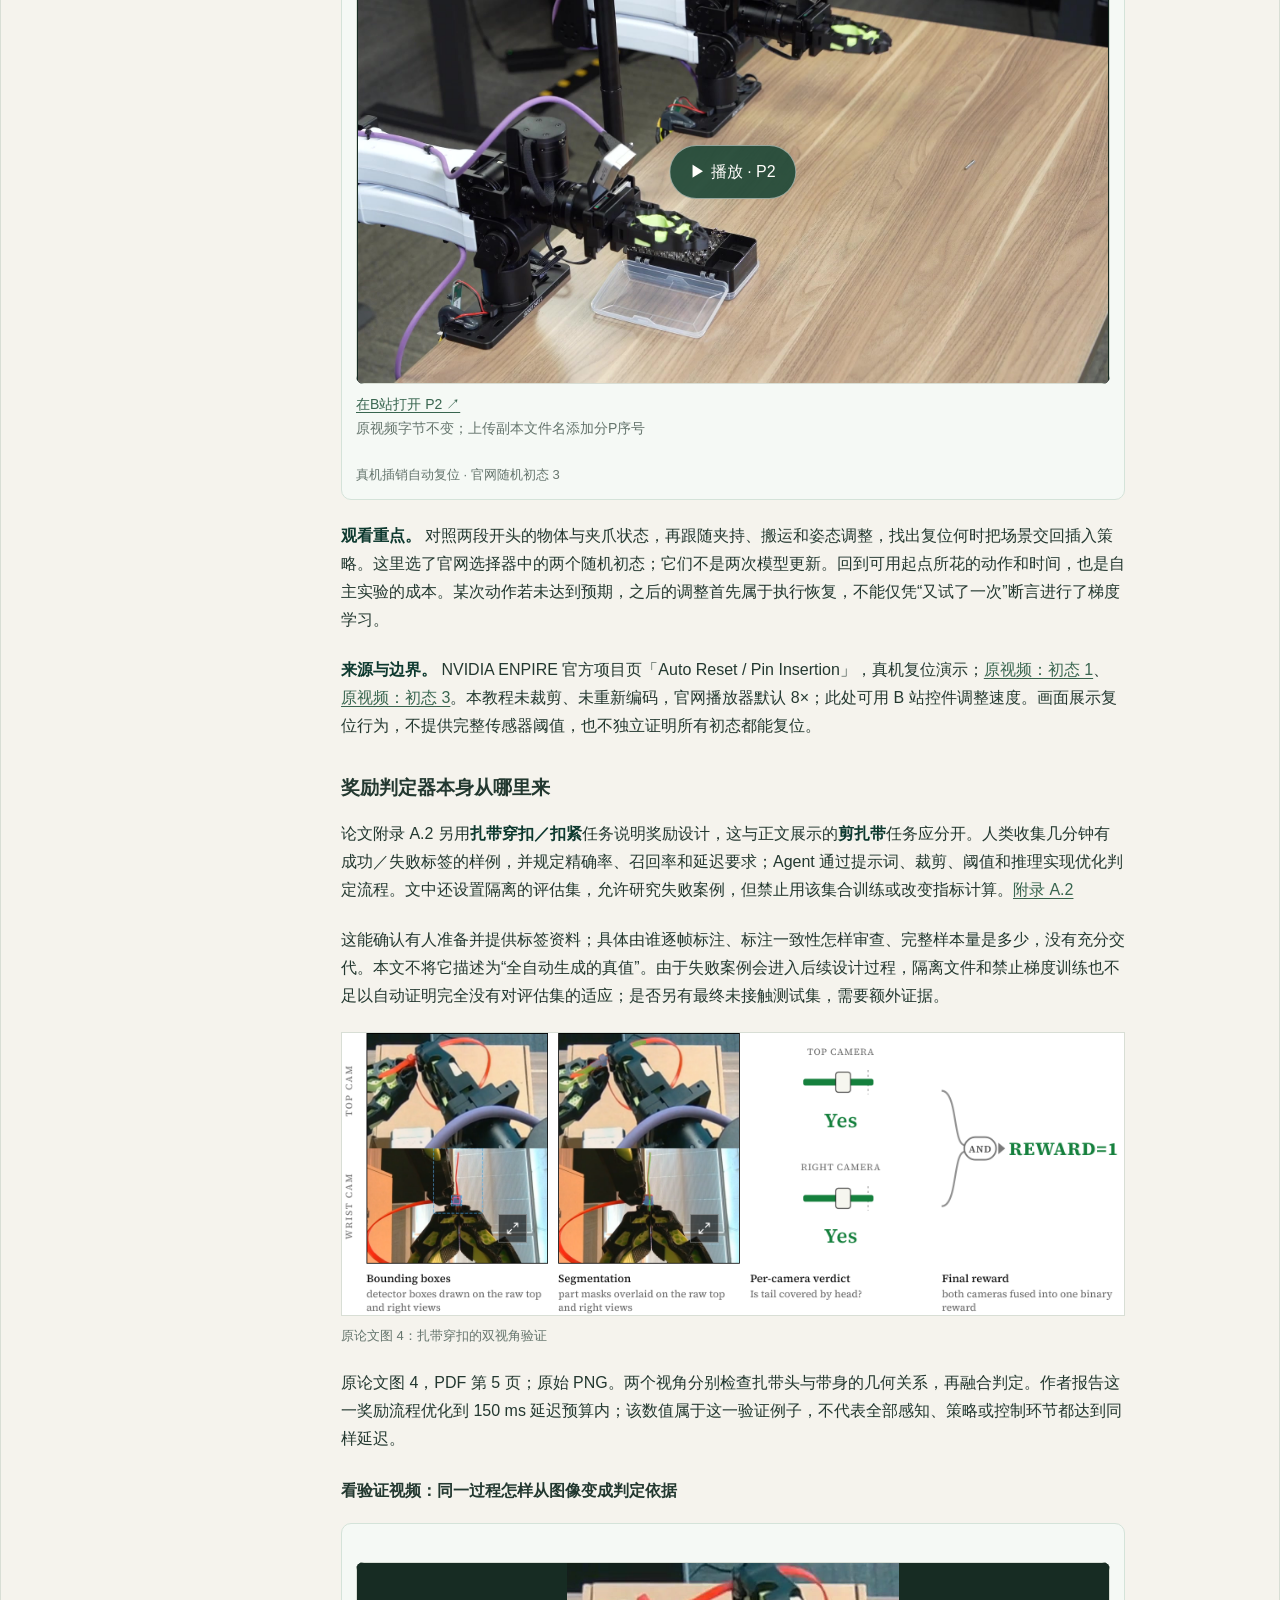
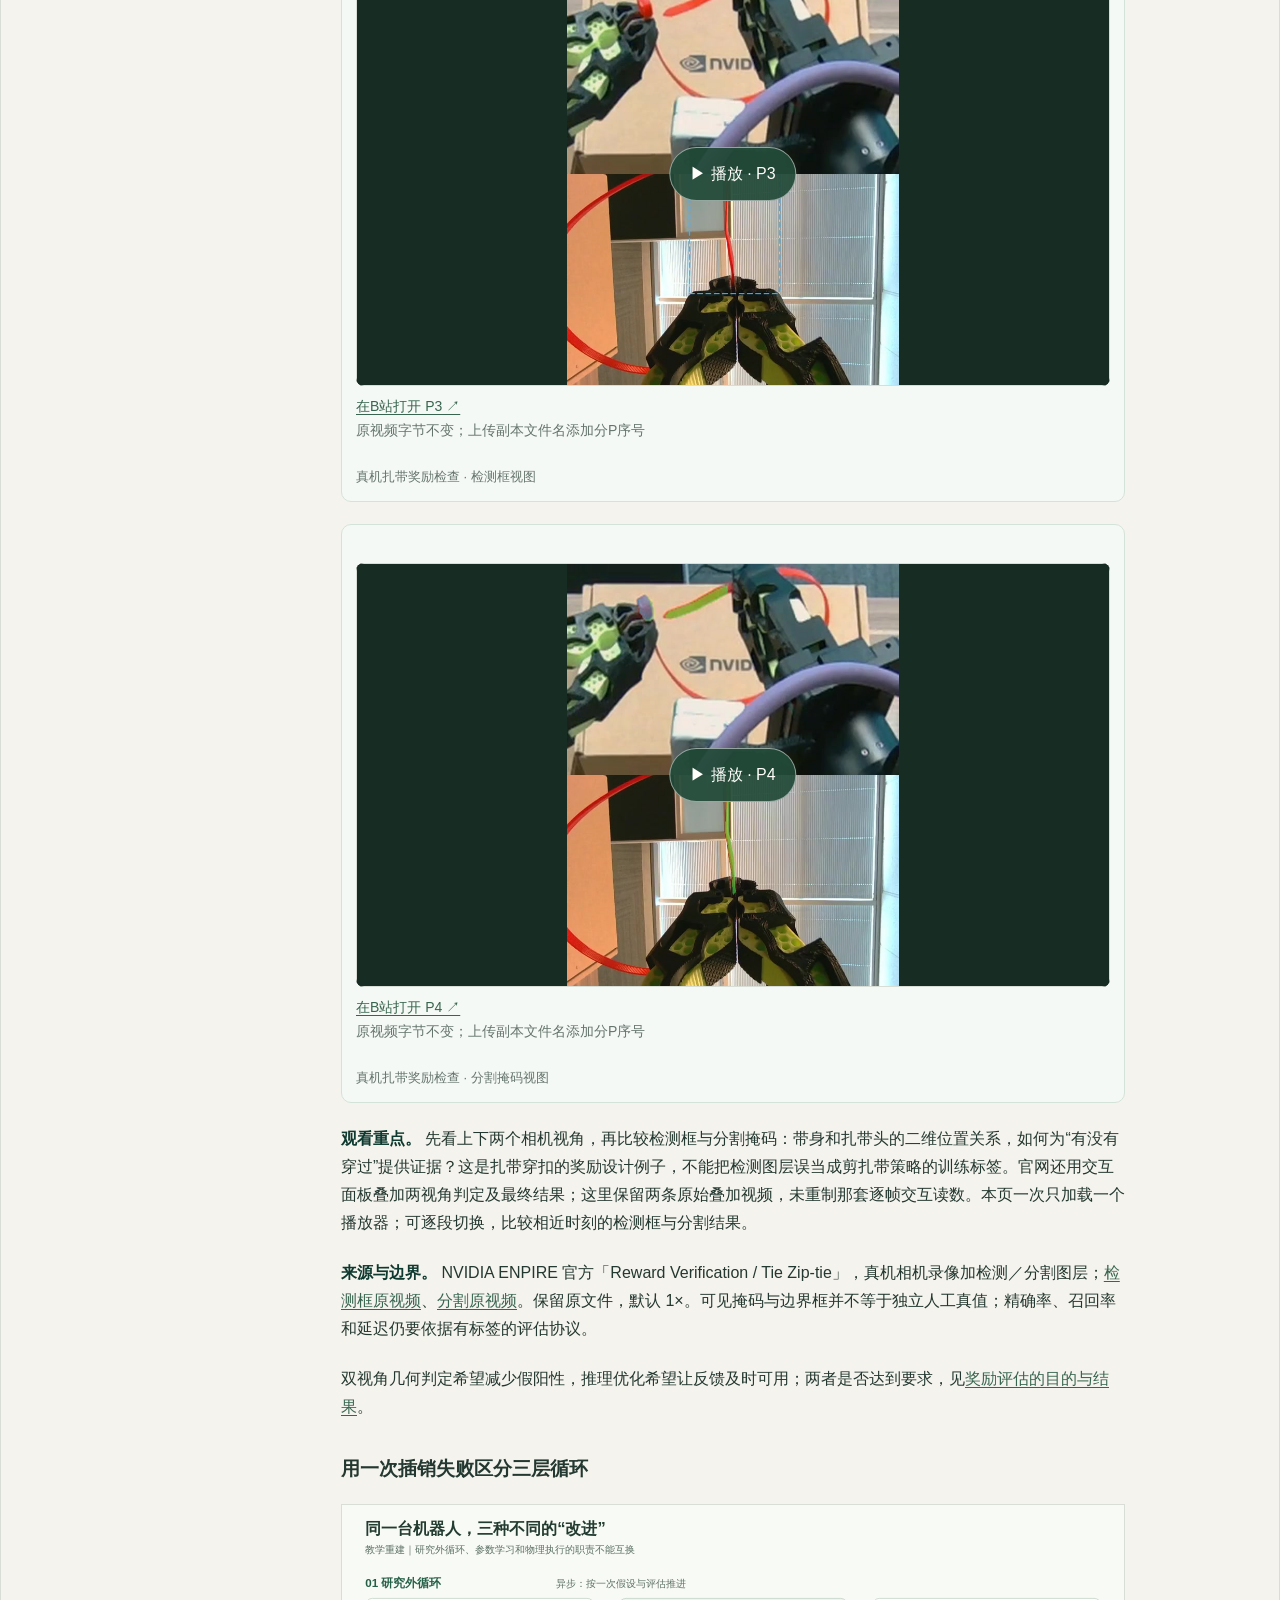
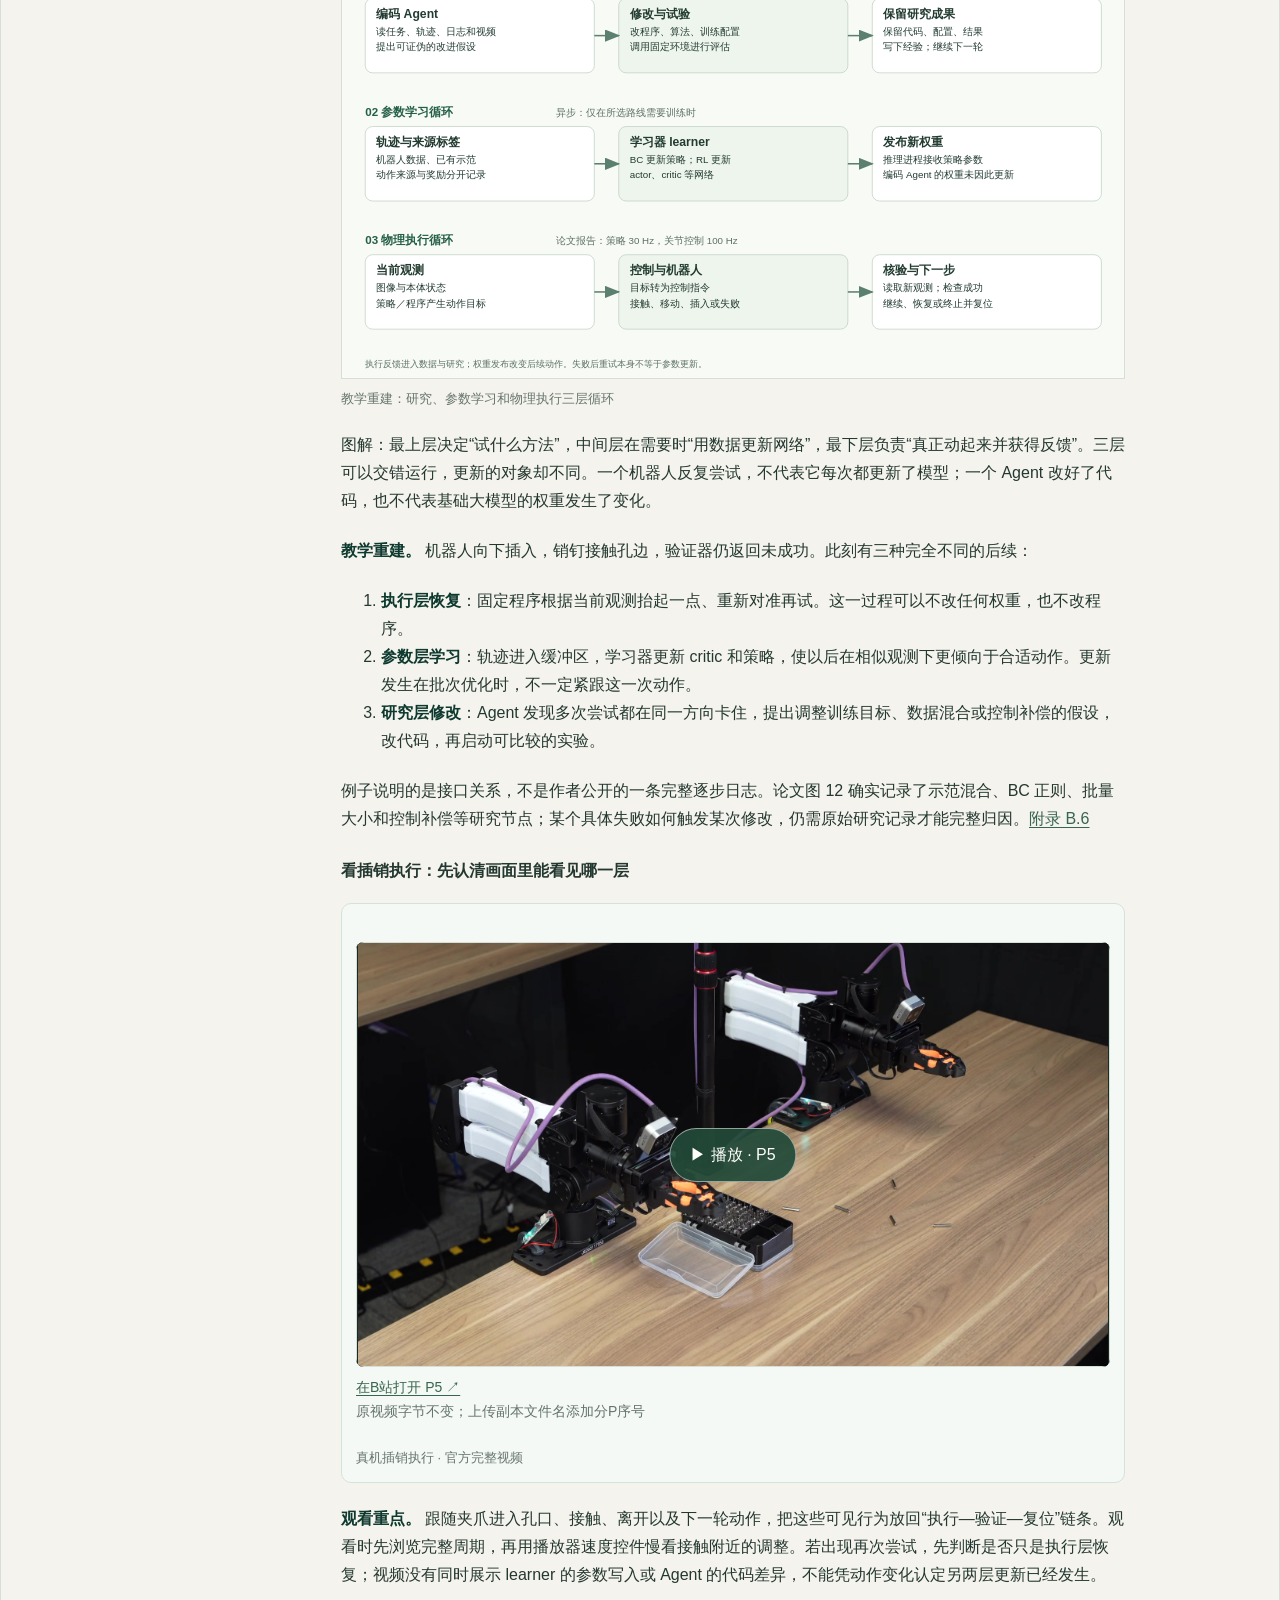
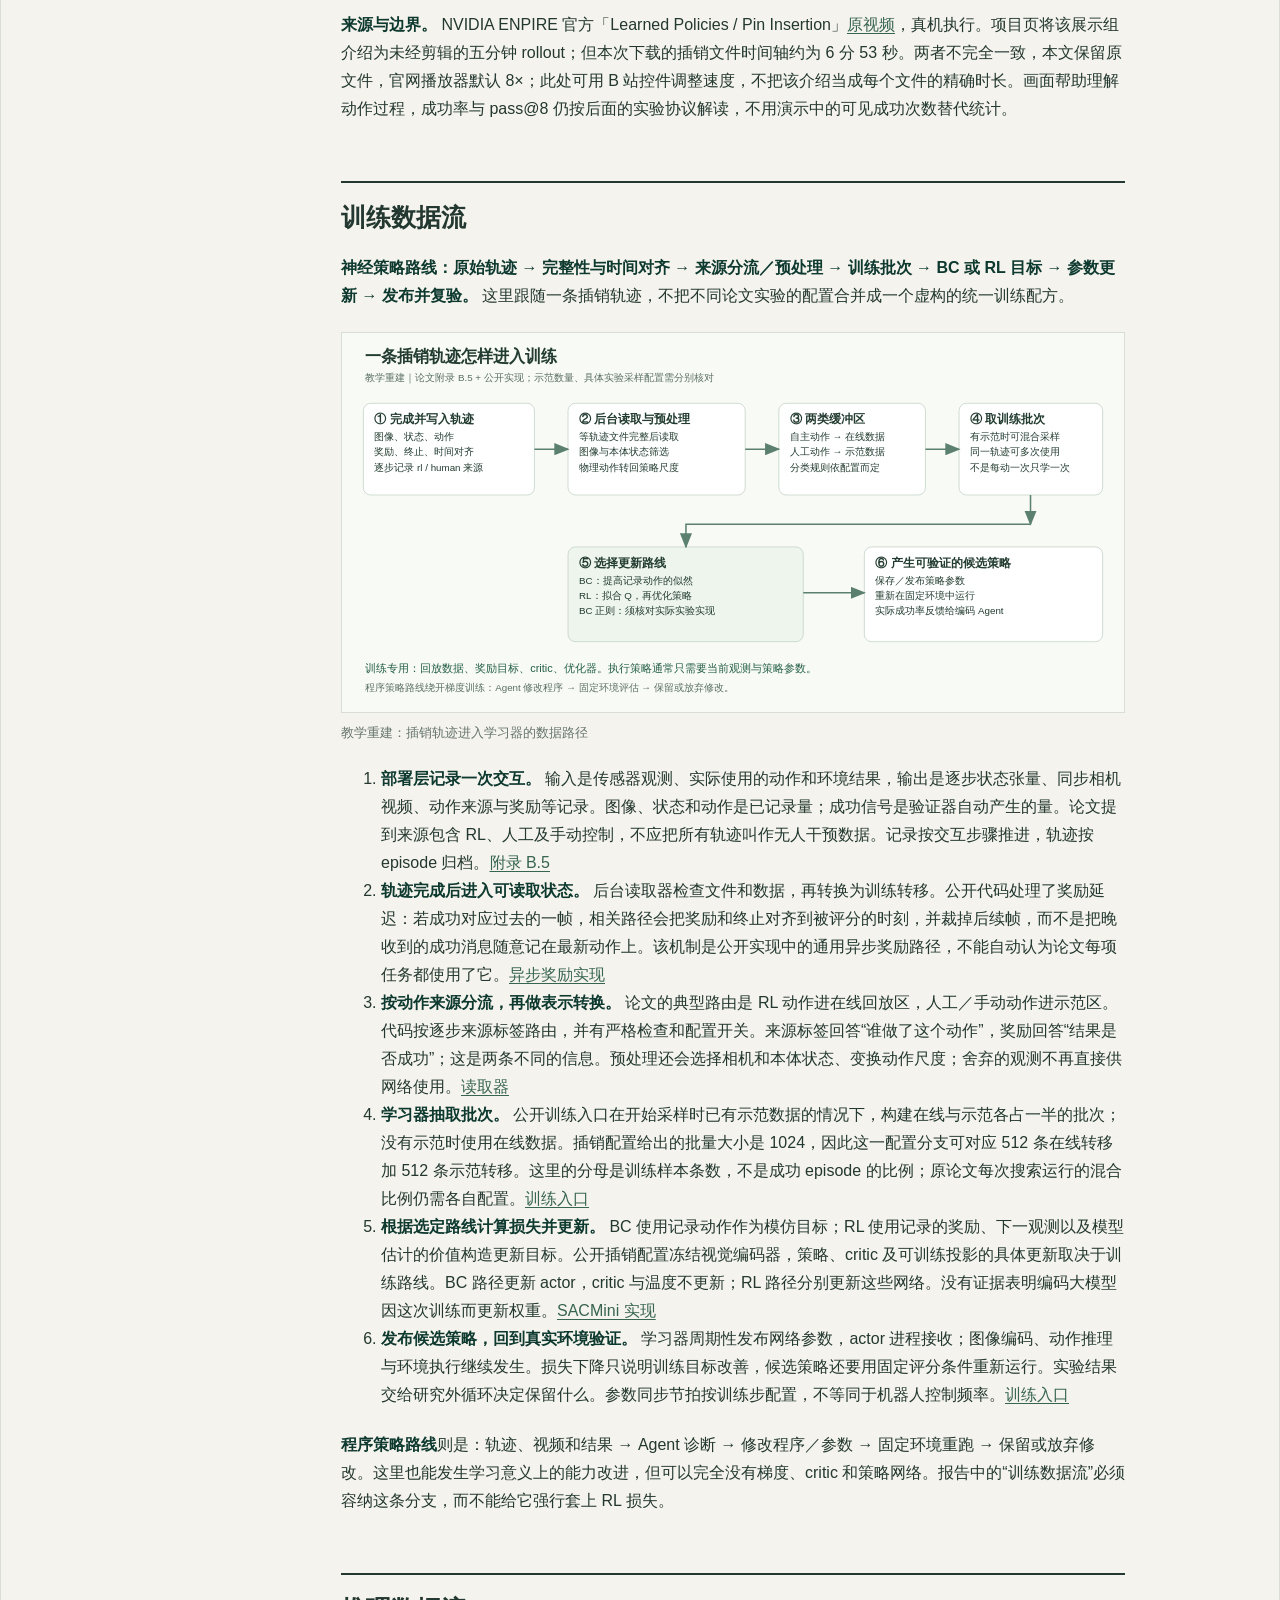
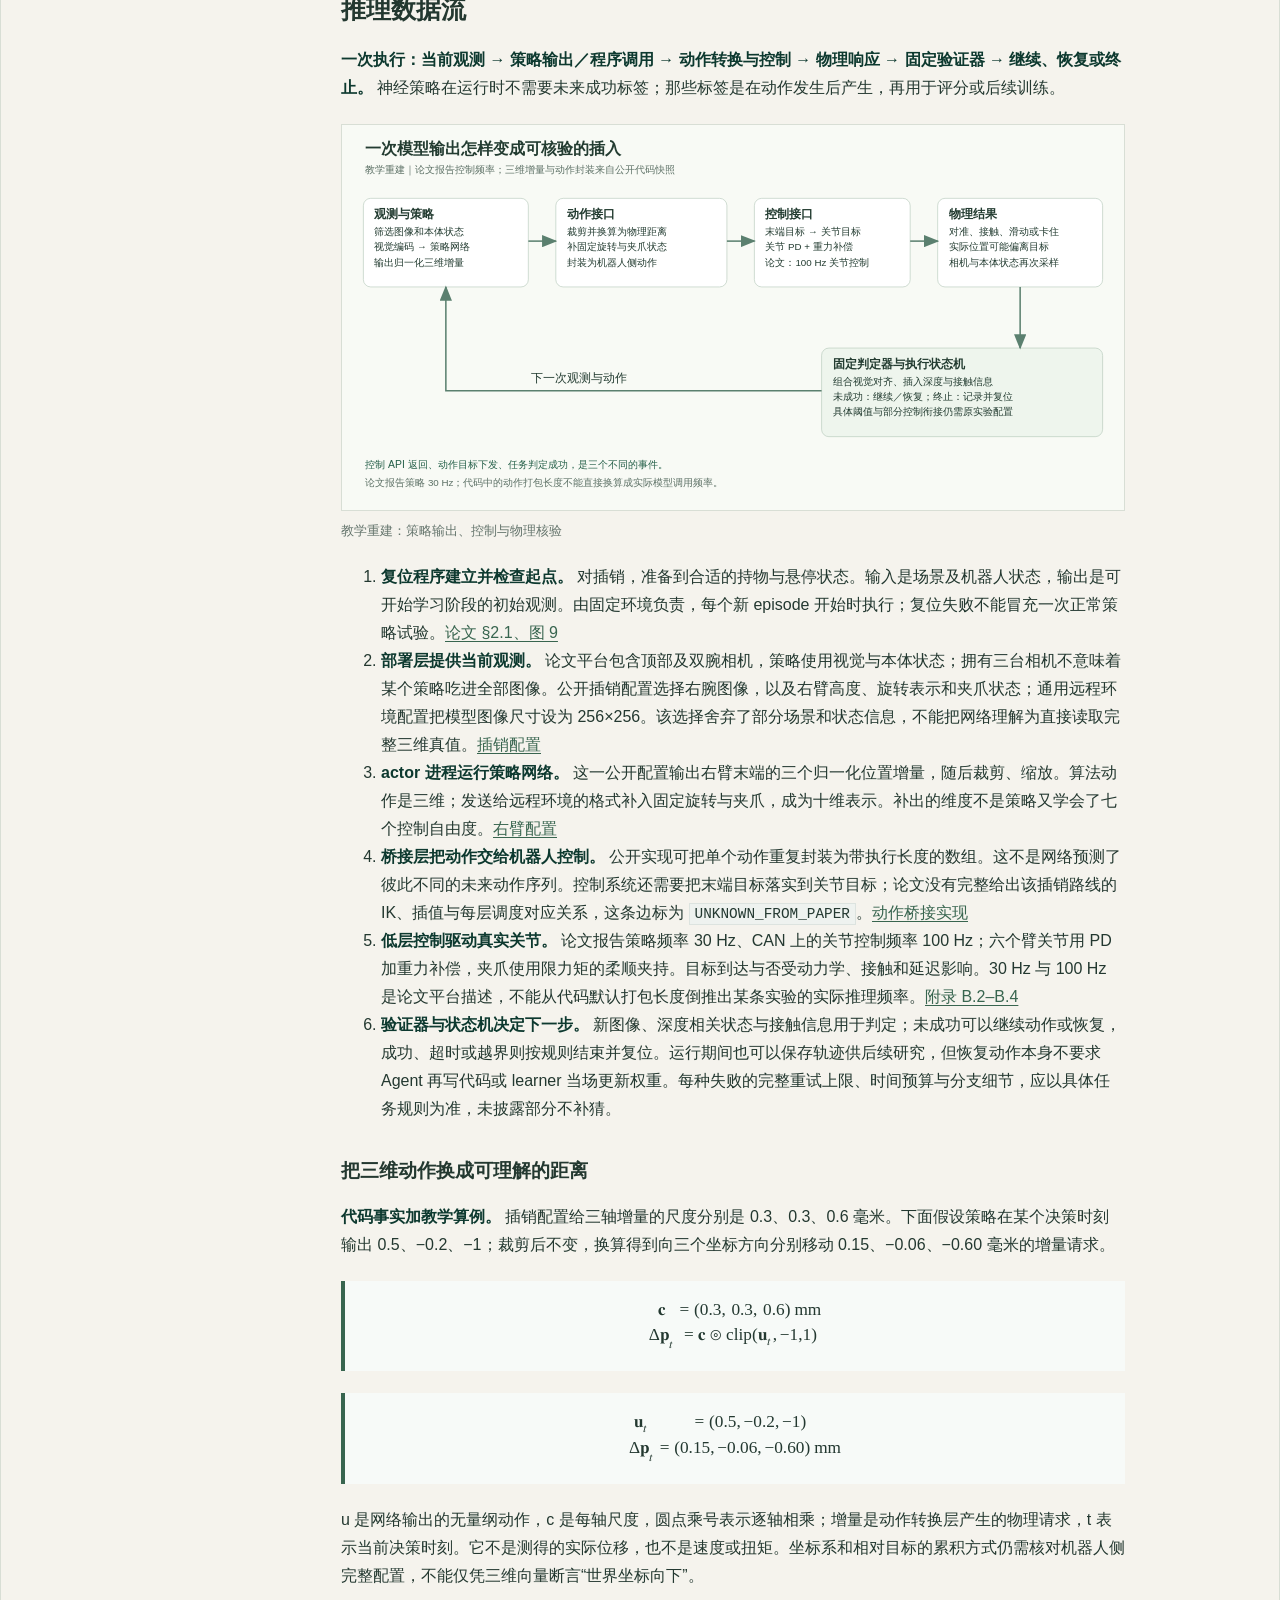
<file: posts/enpire.html>
<!doctype html>
<html lang="zh-CN">
<head>
<meta charset="utf-8">

  
  <meta name="viewport" content="width=device-width, initial-scale=1">
  <meta name="color-scheme" content="light">
  <title>ENPIRE：机器人怎样通过真实实验改进策略</title>
  <link rel="stylesheet" href="../assets/enpire/aa0c958c2590e6d4f7684c9f3ecf594179a151a0abb45f7591b99ece2debbee1.css">

<link rel="canonical" href="https://mystatic.github.io/posts/enpire.html">
<link rel="stylesheet" href="../assets/enpire/b5839325c850d22797b18d80e99e9440a23df9ba8f6e1525a7a9199dcef835f1.css">
<script defer src="../assets/enpire/4df9e50b07fa678a79de038936c1c560f8a74691f489c8d9549d249f0e5bb21b.js"></script>
</head>
<body>
  <div class="report-shell">
    <nav class="report-toc" aria-label="内容阅读地图"><a class="blog-home" href="https://mystatic.github.io/">← 阅读笔记首页</a><details class="toc-details" open><summary class="toc-label">阅读地图 · 按问题阅读</summary><ol><li class="toc-depth-2"><a href="#研究目的">从什么问题出发</a></li>
<li class="toc-depth-2"><a href="#一句话结论">核心思路是什么</a></li>
<li class="toc-depth-2"><a href="#论文信息与证据范围">依据哪些材料</a></li>
<li class="toc-depth-2"><a href="#问题动机">为什么需要这个设计</a></li>
<li class="toc-depth-2"><a href="#核心机制">四个模块如何配合</a></li>
<li class="toc-depth-2"><a href="#训练数据流">一条样本怎样更新参数</a></li>
<li class="toc-depth-2"><a href="#推理数据流">一次输入怎样变成结果</a></li>
<li class="toc-depth-2"><a href="#流程图">把训练与运行接起来</a></li>
<li class="toc-depth-2"><a href="#两类改进路线程序bc-与-rl-分别怎样学">程序、BC 与 RL 分别怎样学</a></li>
<li class="toc-depth-2"><a href="#多机器人研究经验保存与-vla-组合">怎样共享实验与迁移经验</a></li>
<li class="toc-depth-2"><a href="#实验">实验究竟证明了什么</a></li>
<li class="toc-depth-2"><a href="#局限">哪些问题仍未解决</a></li>
<li class="toc-depth-2"><a href="#对-vla机器人落地的意义">怎样联系自己的系统</a></li>
<li class="toc-depth-2"><a href="#证据边界与参考资料">回到一手证据</a></li></ol></details></nav>
    <main class="report-main" id="content"><h1 id="enpire机器人怎样通过真实实验改进策略">ENPIRE：机器人怎样通过真实实验改进策略</h1><p class="publish-meta">机器人 · 技术解读 · 发布于 2026.11.16 · 架构图与 9 段官方演示</p>
<h2 id="研究目的">研究目的</h2>
<p>机器人要把一根销钉插进孔里。一次失败后，下一次该怎么办？可以修改搜索轨迹，可以增加示范，可以继续强化学习，也可以检查是不是控制偏差导致每次都卡在同一个位置。困难在于：这些尝试需要反复复位场景、判断结果、保留数据、诊断失败，再决定修改什么。过去，这些工作往往由研究人员衔接。</p>
<p><strong>ENPIRE 的研究目标，是把这套真实世界实验过程组织成编码 Agent 能持续操作的闭环。</strong> 它研究的对象既包括机器人策略，也包括“发现一个更好策略的过程”。把这两件事分开，才能看懂论文中的自主研究、在线学习和失败重试各自发生在哪里。<a href="https://arxiv.org/html/2606.19980v2#S1" rel="noopener noreferrer">论文 §1–2</a></p>
<p>本文围绕插销任务展开，读完应能回答五个问题：为什么先建环境；Agent、学习器与机器人分别做什么；一条轨迹怎样改变策略；一次策略输出怎样到达机器人并得到核验；哪些实验支持机制、哪些证据仍不充分。</p>
<h3 id="先看全局再沿一条轨迹往下走">先看全局，再沿一条轨迹往下走</h3>
<p><figure><button type="button" class="image-zoom-trigger" title="点击放大" aria-label="点击查看大图"><img src="../assets/enpire/7264ddd5935b52715dd053cb3fa2340bd6e09823e404964dd36970fde4bc26a6.png" alt="ENPIRE 架构总览：每个模块的贡献与实验反馈闭环" loading="lazy"></button><figcaption>ENPIRE 架构总览：每个模块的贡献与实验反馈闭环</figcaption></figure></p>
<p>先读上方 <strong>EN</strong>：它提供复位、核验和操作约束。再沿中间 <strong>E → PI → R</strong> 看一轮研究：根据反馈选方案，把想法做成候选程序或权重，再交给机器人验证；实验记录返回下一轮研究。底部区分 Agent 改方案、学习器改权重、机器人改变物理状态三种循环。E 与 PI 是职责划分，可由同一编码 Agent 承担。</p>
<p>图为依据论文 §2 与附录 B 整理的教学概括；点击可放大查看。<a href="../assets/enpire/ENPIRE-architecture.drawio">下载可编辑 draw.io 架构图</a>。</p>
<p>建议顺序：先读“核心机制”的环境与三层循环，再读训练和推理数据流；随后进入 BC／RL 算例、并行研究与实验审查。陌生概念会在第一次使用时解释，不需要先学完一门强化学习课程。</p>
<p><strong>阅读与播放。</strong>本文含 9 段 NVIDIA 官方视频，按正文顺序整理成同一个 B 站 9P 稿件。点击封面加载对应分 P，切换或收起会停止上一段。图片与架构图可点击放大。视频保留原片时间轴；博客初始按 B 站播放器速度播放，可用平台控件调整。</p>
<h2 id="一句话结论">一句话结论</h2>
<p><strong>ENPIRE 将经过人类反馈建立的复位、验证和控制接口固定下来，使编码 Agent 能依据真实机器人实验，搜索程序策略、学习算法及训练配置，并通过再次执行检验改进。</strong> 论文支持的是在特定任务与环境条件下的自主策略研发；“自主”成立的范围，需要连同环境准备、数据来源、重试协议和评估方式一起读。<a href="https://arxiv.org/html/2606.19980v2#S2" rel="noopener noreferrer">论文 §2</a></p>
<h2 id="论文信息与证据范围">论文信息与证据范围</h2>
<table>
<thead>
<tr>
<th>项目</th>
<th>本文采用的材料与范围</th>
</tr>
</thead>
<tbody><tr>
<td>论文</td>
<td><em>ENPIRE: Agentic Robot Policy Self-Improvement in the Real World</em>，Wenli Xiao、Jia Xie、Tonghe Zhang 等，NVIDIA／CMU／UC Berkeley</td>
</tr>
<tr>
<td>版本</td>
<td>arXiv:2606.19980v2；arXiv 标注修订日期为 2026-09-20，下载 PDF 共 28 页，封面另印有 2026-9-22。本文以版本号定位，不据封面推断另一版本</td>
</tr>
<tr>
<td>已阅读</td>
<td>正文、附录 A–D；核对机制、数据与控制接口、实验协议、局限；查看关键架构图、结果图与附录图</td>
</tr>
<tr>
<td>代码快照</td>
<td>NVlabs/ENPIRE，提交 <code>99ee90acf65b5b18957c8382ad580db999528be3</code>；核查日期 2026-11-14</td>
</tr>
<tr>
<td>代码核查范围</td>
<td>README、研究合同、插销配置、PLD 训练入口、SACMini、磁盘轨迹读取、动作桥接、延迟奖励处理及滚动成功率计算</td>
</tr>
<tr>
<td>辅助对照</td>
<td>ASPIRE v2 的方法说明，仅用于解释程序、经验库与权重更新的区别</td>
</tr>
<tr>
<td>验证性质</td>
<td>阅读和静态代码检查；未运行机器人、未训练模型、未复现实验</td>
</tr>
</tbody></table>
<p>本文中的 <strong>论文事实</strong> 来自原文；<strong>代码事实</strong> 来自上述固定提交；<strong>作者报告结果</strong> 保留原实验归属；<strong>教学重建</strong> 用于帮助理解；<strong>工程判断</strong> 表示由证据推导的含义；<strong>未知</strong> 表示材料没有交代或本次没有核实。后文每个重要结论尽量就近注明来源。</p>
<p>代码快照不等于论文每条实验曲线的完整配置。公开 README 明确指出，数据、模型权重和站点地址放在外部；仅看到训练实现，不能声称所有实验已经具备完整复现材料。<a href="https://github.com/NVlabs/ENPIRE/blob/99ee90acf65b5b18957c8382ad580db999528be3/README.md" rel="noopener noreferrer">仓库 README</a>；<a href="https://github.com/NVlabs/ENPIRE/blob/99ee90acf65b5b18957c8382ad580db999528be3/enpire/policy/pld/runtime/README.md" rel="noopener noreferrer">PLD README</a></p>
<h2 id="问题动机">问题动机</h2>
<h3 id="为什么只让大模型生成动作或代码还不够">为什么只让大模型生成动作或代码还不够</h3>
<p>假设 Agent 写出一段“定位孔口、对齐、下压”的程序。程序能运行，只能说明调用顺序基本成立。如果销钉滑了、孔口被挡住、下压方向偏了，研究者还需要知道：究竟哪一步失败，怎样让场景回到可比较的起点，以及下一次修改是否真的更好。</p>
<p>仿真常把这些能力封装为现成接口。真机却需要在物理世界完成复位，成功判定也依赖传感器和阈值。摩擦、接触、相机遮挡、装夹状态都会随时间和硬件变化。因而，数字环境里能反复改程序的 Agent，直接接上机械臂后并不会自动获得可靠的实验流程。<a href="https://arxiv.org/html/2606.19980v2#S3.SS1" rel="noopener noreferrer">论文 §1、§3.1</a></p>
<p>ENPIRE 选择先建设实验环境，再开放策略侧的改进空间。这使“我觉得新方案更好”可以转化为“在同一复位与评分条件下，重新执行并比较结果”。其核心贡献是把物理研究闭环做成可操作的系统；BC、RL、运动规划等方法是可被它调用和修改的组成部分。</p>
<h3 id="插销任务的真正边界">插销任务的真正边界</h3>
<p>贯穿本文的终点是：销钉被插入并保持在位，固定验证器给出成功。原图给出的起点准备包含拾取销钉、摆正姿态并悬停在孔上方；学习往往集中在最困难的精密插入阶段。拾取、交接和悬停可由程序化复位技能负责，不能一概归为学习策略自行学会的能力。<a href="https://arxiv.org/html/2606.19980v2#S2.SS1" rel="noopener noreferrer">论文图 9、§2.1</a></p>
<p>论文有两处尺寸措辞：§2.2 写 “4 mm clearance”，§3 写孔直径为 4 mm。这两者物理含义不同，本文只将其称为精密插销任务，不据此给出未经核实的销孔配合公差。</p>
<h2 id="核心机制">核心机制</h2>
<h3 id="四个模块两个阶段">四个模块，两个阶段</h3>
<p><figure><button type="button" class="image-zoom-trigger" title="点击放大" aria-label="点击查看大图"><img src="../assets/enpire/57a399f2977cff39daa971d6cd056b4bfb1af72e3cd6b27be97978162349b823.png" alt="ENPIRE 原论文图 2：环境构建、策略改进与实验进展" loading="lazy"></button><figcaption>ENPIRE 原论文图 2：环境构建、策略改进与实验进展</figcaption></figure></p>
<p>原论文图 2，PDF 第 2 页；使用官方 HTML 提供的原始 PNG。左侧为环境构建，中间为机器人与工具，右侧为策略改进，底部为一个研究过程的改进轨迹。图中的方法名称表示可探索的方案，不代表每个任务都同时运行全部方案。</p>
<table>
<thead>
<tr>
<th>模块</th>
<th>输入与输出</th>
<th>谁负责、什么时候运行</th>
<th>需要保住的边界</th>
</tr>
</thead>
<tbody><tr>
<td>EN：Environment</td>
<td>任务、传感器与人工反馈 → 复位、验证和约束接口</td>
<td>设置阶段由 Agent 配合人类建立；实验时反复调用</td>
<td>研究策略时固定这些接口，避免改变考题或评分规则</td>
</tr>
<tr>
<td>PI：Policy Improvement</td>
<td>当前策略、数据与候选方案 → 改后的程序或策略权重</td>
<td>Agent 组织试验；需要梯度时由学习器执行</td>
<td>“改程序”与“训练网络”是不同更新</td>
</tr>
<tr>
<td>R：Rollout</td>
<td>策略与初始环境 → 动作、轨迹、视频、奖励和结果</td>
<td>每次机器人实验</td>
<td>动作发出后还要观察真实响应</td>
</tr>
<tr>
<td>E：Evolution</td>
<td>实验记录与其他分支成果 → 下一假设、代码修改与保留决策</td>
<td>一轮或多轮实验后，异步进行</td>
<td>搜索依据是实验反馈，并没有一条适用所有路线的统一梯度公式</td>
</tr>
</tbody></table>
<p>第一阶段是<strong>环境构建</strong>：人提供任务要求、评价和少量成功／失败资料，Agent 编写并改进环境相关程序。第二阶段是<strong>策略改进</strong>：环境接口固定，Agent 改策略侧代码、训练方案并反复评估。论文把前期人工投入视为可在后续实验中摊销的成本；这不表示每个新任务无需设置。<a href="https://arxiv.org/html/2606.19980v2#S2" rel="noopener noreferrer">论文 §2.1–2.2</a></p>
<p>从设计走向证据，要分别检查环境反馈、策略进步与研究效率。<a href="#实验">实验导读</a>会把每项设计连接到对应比较，不把不同任务排列成同一模型的训练阶段。</p>
<h3 id="先消除术语歧义">先消除术语歧义</h3>
<table>
<thead>
<tr>
<th>术语</th>
<th>一般含义与本文具体角色</th>
<th>表示、粒度与发生阶段</th>
<th>最容易混淆的对象</th>
</tr>
</thead>
<tbody><tr>
<td>编码 Agent</td>
<td>根据证据生成、执行和修改代码的研究执行者</td>
<td>读任务、文件、图像和日志，输出代码／配置；主要在研究循环</td>
<td>不等于每个控制周期输出动作的策略网络</td>
</tr>
<tr>
<td>Policy／策略</td>
<td>由观测决定动作或工具调用的规则</td>
<td>可以是一段 Python 程序，也可以是神经网络；执行阶段使用</td>
<td>不必然是 VLA，也不必然需要训练</td>
</tr>
<tr>
<td>Code-as-Policy／CaP</td>
<td>把程序作为策略</td>
<td>程序组合感知、规划与控制工具；运行时执行，研究时修改</td>
<td>不是把代码文字直接发送给电机</td>
</tr>
<tr>
<td>BC／行为克隆</td>
<td>模仿记录中的动作</td>
<td>观测—动作样本 → 策略损失 → 参数；训练时使用</td>
<td>不利用 critic 判断新动作的长期价值</td>
</tr>
<tr>
<td>RL／强化学习</td>
<td>利用奖励改进决策</td>
<td>转移样本、奖励与价值估计 → 更新策略；采集和训练可并行</td>
<td>失败后再试一次并不自动构成 RL</td>
</tr>
<tr>
<td>actor 网络／actor 进程</td>
<td>前者是动作策略，后者负责运行策略与通信</td>
<td>网络输出动作；进程持有一份可更新的网络参数</td>
<td>论文的 coding agent 与 actor 网络是不同主体</td>
</tr>
<tr>
<td>learner／学习器</td>
<td>执行参数更新的进程</td>
<td>从缓冲区取批次，更新网络，发布权重</td>
<td>不是提出研究假设的大模型</td>
</tr>
<tr>
<td>critic／Q 网络</td>
<td>估计某观测下某动作的预期回报</td>
<td>输入观测与动作，输出价值；主要用于 RL 训练</td>
<td>不是直接检查销钉是否插好的验证器</td>
</tr>
<tr>
<td>replay／demo buffer</td>
<td>可重复抽样的轨迹数据存储</td>
<td>按转移保存数据；公开实现按动作来源分流</td>
<td>数据存储不是 Agent 的文字记忆</td>
</tr>
<tr>
<td>PLD／RLPD／SERL</td>
<td>既有机器人学习方法与系统设计来源</td>
<td>本文借用 PLD 管线、SERL 异步设计与 RLPD 风格数据混合</td>
<td>这些名字不意味着 ENPIRE 的全部策略都是残差 VLA</td>
</tr>
<tr>
<td>pass@8</td>
<td>本文对带反馈重试的成功指标的称呼</td>
<td>官网定义为一次长程 rollout 内，每个子任务最多 8 次上下文重试</td>
<td>不是 8 次独立抽样择优，也不是首次成功率</td>
</tr>
<tr>
<td>MRU／MTU</td>
<td>机器人利用率与 token 使用指标</td>
<td>研究过程的资源统计；MTU 单位和聚合口径需结合图表</td>
<td>不是机器人任务成功率</td>
</tr>
</tbody></table>
<p>术语来源：<a href="https://arxiv.org/html/2606.19980v2#S2" rel="noopener noreferrer">论文 §2–3、附录 B</a>；<a href="https://github.com/NVlabs/ENPIRE/blob/99ee90acf65b5b18957c8382ad580db999528be3/README.md" rel="noopener noreferrer">公开代码说明</a>。</p>
<h3 id="环境为何必须能复位能判断能约束">环境为何必须能复位、能判断、能约束</h3>
<p><strong>复位决定下一次实验从哪里开始。</strong> 插销失败后，销钉可能仍在夹爪里、已经落到桌上，也可能半插在孔中。固定复位程序需要识别状态，取出或重新拾取对象，再返回合适的悬停位置。论文列举了 SAM3 分割、BundleSDF 位姿跟踪、cuRobo 规划和夹爪力矩检查等工具；不是所有工具都被每个任务使用。<a href="https://arxiv.org/html/2606.19980v2#A1.SS1" rel="noopener noreferrer">附录 A.1</a></p>
<p><strong>验证决定学习的方向是否正确。</strong> 插销图 9 的判定组合了视觉对齐、从本体状态得到的插入深度，以及关节力矩推算的接触信息。只看图像中的投影重合可能把“在孔上方悬空”判为成功；只看末端降低又可能把“在孔外下压”判为成功。组合信号的目的，是排除这些不同的假阳性。</p>
<p><figure><button type="button" class="image-zoom-trigger" title="点击放大" aria-label="点击查看大图"><img src="../assets/enpire/2a343f047e795749a38b9948cc327b3c787a3a9bb155ff5e83637956e6ee3bc2.png" alt="原论文图 9：插销的验证信号与自动复位" loading="lazy"></button><figcaption>原论文图 9：插销的验证信号与自动复位</figcaption></figure></p>
<p>原论文图 9，PDF 第 17 页；原始 PNG。左侧展示对齐、过高、受力过大与成功情形，右侧展示准备过程。图内程序是概念化示例，不能据此恢复完整阈值、力估计器或控制实现。</p>
<p>可以用下面的<strong>教学形式化</strong>概括多条件成功判定。视觉对齐、插入深度、接触状态分别通过既定检查时，输出成功：</p>
<div class="equation" aria-label="r_t = \mathbf{1}\!\left[A_t \land D_t \land F_t\right]"><math display="block" class="tml-display" style="display:block math;"><mrow><msub><mi>r</mi><mi>t</mi></msub><mo>=</mo><mn>𝟏</mn><mrow style="margin-left:-0.1667em;"></mrow><mrow><mo fence="true" form="prefix" stretchy="true">[</mo><msub><mi>A</mi><mi>t</mi></msub><mo>∧</mo><msub><mi>D</mi><mi>t</mi></msub><mo>∧</mo><msub><mi>F</mi><mi>t</mi></msub><mo fence="true" form="postfix" stretchy="true">]</mo></mrow></mrow></math></div>
<p>这里 t 是被检查的观测时刻；A、D、F 分别表示三类检查的布尔结果。它们由固定验证程序计算，而不是由 critic 预测。接触检查的确切数值范围、滤波与标定参数为 <code>UNKNOWN_FROM_PAPER</code>；不能把“检测到力”简单替换为“力越大越成功”。</p>
<p><strong>约束决定什么尝试可以发生。</strong> 论文设置可操作的构型和运动范围，违反限制导致失败、终止或截断，并触发复位。关节控制和夹爪限力由下层承担。编码 Agent 在研究阶段不能通过放宽边界来获得更高分。<a href="https://arxiv.org/html/2606.19980v2#S2.SS1" rel="noopener noreferrer">论文 §2.1、附录 B.3</a></p>
<p>这一环境设计首先要保证评分与起点可信；<a href="#自动评分和复位怎样支撑可信的实验">环境证据审查</a>将检查作者实际验证了什么，以及还缺哪些可靠性指标。</p>
<h4 id="看复位视频一次实验结束后怎样重新得到可用起点">看复位视频：一次实验结束后，怎样重新得到可用起点</h4>
<figure class="report-video"><div class="pb-video" data-part="1" data-player="https://player.bilibili.com/player.html?bvid=BV11Psw6yEKR&amp;p=1&amp;autoplay=1&amp;danmaku=0&amp;poster=1"><div class="pb-stage"><button type="button" class="pb-load" aria-label="播放 P1：真机插销自动复位 · 官网随机初态 1"><img src="../assets/enpire/4eac0a350c4fec8750cd9c9c1ac4324df02b96837d59712a61e68c19e126ab45.jpg" alt="" loading="lazy"><span class="pb-play" aria-hidden="true">▶ 播放 · P1</span></button></div><div class="pb-actions"><a href="https://www.bilibili.com/video/BV11Psw6yEKR/?p=1" target="_blank" rel="noopener noreferrer">在B站打开 P1 ↗</a><button class="pb-close" type="button" hidden>收起播放器</button></div><p class="pb-note">原视频字节不变；上传副本文件名添加分P序号</p><noscript><p>请通过上方链接在B站播放本段视频。</p></noscript></div><figcaption>真机插销自动复位 · 官网随机初态 1</figcaption></figure>
<figure class="report-video"><div class="pb-video" data-part="2" data-player="https://player.bilibili.com/player.html?bvid=BV11Psw6yEKR&amp;p=2&amp;autoplay=1&amp;danmaku=0&amp;poster=1"><div class="pb-stage"><button type="button" class="pb-load" aria-label="播放 P2：真机插销自动复位 · 官网随机初态 3"><img src="../assets/enpire/3fa715967117983aba7c6ec69ca74f1d5b16d1bf8e0f19fa9616853818c02449.jpg" alt="" loading="lazy"><span class="pb-play" aria-hidden="true">▶ 播放 · P2</span></button></div><div class="pb-actions"><a href="https://www.bilibili.com/video/BV11Psw6yEKR/?p=2" target="_blank" rel="noopener noreferrer">在B站打开 P2 ↗</a><button class="pb-close" type="button" hidden>收起播放器</button></div><p class="pb-note">原视频字节不变；上传副本文件名添加分P序号</p><noscript><p>请通过上方链接在B站播放本段视频。</p></noscript></div><figcaption>真机插销自动复位 · 官网随机初态 3</figcaption></figure>
<p><strong>观看重点。</strong> 对照两段开头的物体与夹爪状态，再跟随夹持、搬运和姿态调整，找出复位何时把场景交回插入策略。这里选了官网选择器中的两个随机初态；它们不是两次模型更新。回到可用起点所花的动作和时间，也是自主实验的成本。某次动作若未达到预期，之后的调整首先属于执行恢复，不能仅凭“又试了一次”断言进行了梯度学习。</p>
<p><strong>来源与边界。</strong> NVIDIA ENPIRE 官方项目页「Auto Reset / Pin Insertion」，真机复位演示；<a href="https://research.nvidia.com/labs/gear/enpire/videos/pin-reset-only-1.mp4" rel="noopener noreferrer">原视频：初态 1</a>、<a href="https://research.nvidia.com/labs/gear/enpire/videos/pin-reset-only-3.mp4" rel="noopener noreferrer">原视频：初态 3</a>。本教程未裁剪、未重新编码，官网播放器默认 8×；此处可用 B 站控件调整速度。画面展示复位行为，不提供完整传感器阈值，也不独立证明所有初态都能复位。</p>
<h3 id="奖励判定器本身从哪里来">奖励判定器本身从哪里来</h3>
<p>论文附录 A.2 另用<strong>扎带穿扣／扣紧</strong>任务说明奖励设计，这与正文展示的<strong>剪扎带</strong>任务应分开。人类收集几分钟有成功／失败标签的样例，并规定精确率、召回率和延迟要求；Agent 通过提示词、裁剪、阈值和推理实现优化判定流程。文中还设置隔离的评估集，允许研究失败案例，但禁止用该集合训练或改变指标计算。<a href="https://arxiv.org/html/2606.19980v2#A1.SS2" rel="noopener noreferrer">附录 A.2</a></p>
<p>这能确认有人准备并提供标签资料；具体由谁逐帧标注、标注一致性怎样审查、完整样本量是多少，没有充分交代。本文不将它描述为“全自动生成的真值”。由于失败案例会进入后续设计过程，隔离文件和禁止梯度训练也不足以自动证明完全没有对评估集的适应；是否另有最终未接触测试集，需要额外证据。</p>
<p><figure><button type="button" class="image-zoom-trigger" title="点击放大" aria-label="点击查看大图"><img src="../assets/enpire/926f1f5c985d7eacfe5f4ff325aa44d3a061b27bf0307584344108bf4fb9606c.png" alt="原论文图 4：扎带穿扣的双视角验证" loading="lazy"></button><figcaption>原论文图 4：扎带穿扣的双视角验证</figcaption></figure></p>
<p>原论文图 4，PDF 第 5 页；原始 PNG。两个视角分别检查扎带头与带身的几何关系，再融合判定。作者报告这一奖励流程优化到 150 ms 延迟预算内；该数值属于这一验证例子，不代表全部感知、策略或控制环节都达到同样延迟。</p>
<h4 id="看验证视频同一过程怎样从图像变成判定依据">看验证视频：同一过程怎样从图像变成判定依据</h4>
<figure class="report-video"><div class="pb-video" data-part="3" data-player="https://player.bilibili.com/player.html?bvid=BV11Psw6yEKR&amp;p=3&amp;autoplay=1&amp;danmaku=0&amp;poster=1"><div class="pb-stage"><button type="button" class="pb-load" aria-label="播放 P3：真机扎带奖励检查 · 检测框视图"><img src="../assets/enpire/92867a58dec356601bf1de43e299d736d7c195790f459420acb32afabc3d0543.jpg" alt="" loading="lazy"><span class="pb-play" aria-hidden="true">▶ 播放 · P3</span></button></div><div class="pb-actions"><a href="https://www.bilibili.com/video/BV11Psw6yEKR/?p=3" target="_blank" rel="noopener noreferrer">在B站打开 P3 ↗</a><button class="pb-close" type="button" hidden>收起播放器</button></div><p class="pb-note">原视频字节不变；上传副本文件名添加分P序号</p><noscript><p>请通过上方链接在B站播放本段视频。</p></noscript></div><figcaption>真机扎带奖励检查 · 检测框视图</figcaption></figure>
<figure class="report-video"><div class="pb-video" data-part="4" data-player="https://player.bilibili.com/player.html?bvid=BV11Psw6yEKR&amp;p=4&amp;autoplay=1&amp;danmaku=0&amp;poster=1"><div class="pb-stage"><button type="button" class="pb-load" aria-label="播放 P4：真机扎带奖励检查 · 分割掩码视图"><img src="../assets/enpire/73c041489480c925472a8ba912b5a46733d3d78ec94eb529a0254317d6882653.jpg" alt="" loading="lazy"><span class="pb-play" aria-hidden="true">▶ 播放 · P4</span></button></div><div class="pb-actions"><a href="https://www.bilibili.com/video/BV11Psw6yEKR/?p=4" target="_blank" rel="noopener noreferrer">在B站打开 P4 ↗</a><button class="pb-close" type="button" hidden>收起播放器</button></div><p class="pb-note">原视频字节不变；上传副本文件名添加分P序号</p><noscript><p>请通过上方链接在B站播放本段视频。</p></noscript></div><figcaption>真机扎带奖励检查 · 分割掩码视图</figcaption></figure>
<p><strong>观看重点。</strong> 先看上下两个相机视角，再比较检测框与分割掩码：带身和扎带头的二维位置关系，如何为“有没有穿过”提供证据？这是扎带穿扣的奖励设计例子，不能把检测图层误当成剪扎带策略的训练标签。官网还用交互面板叠加两视角判定及最终结果；这里保留两条原始叠加视频，未重制那套逐帧交互读数。本页一次只加载一个播放器；可逐段切换，比较相近时刻的检测框与分割结果。</p>
<p><strong>来源与边界。</strong> NVIDIA ENPIRE 官方「Reward Verification / Tie Zip-tie」，真机相机录像加检测／分割图层；<a href="https://research.nvidia.com/labs/gear/enpire/videos/ziptie-reward-bbox.mp4" rel="noopener noreferrer">检测框原视频</a>、<a href="https://research.nvidia.com/labs/gear/enpire/videos/ziptie-reward-seg.mp4" rel="noopener noreferrer">分割原视频</a>。保留原文件，默认 1×。可见掩码与边界框并不等于独立人工真值；精确率、召回率和延迟仍要依据有标签的评估协议。</p>
<p>双视角几何判定希望减少假阳性，推理优化希望让反馈及时可用；两者是否达到要求，见<a href="#自动评分和复位怎样支撑可信的实验">奖励评估的目的与结果</a>。</p>
<h3 id="用一次插销失败区分三层循环">用一次插销失败区分三层循环</h3>
<p><figure><button type="button" class="image-zoom-trigger" title="点击放大" aria-label="点击查看大图"><img src="../assets/enpire/68b433d56053d0257d7d9f2f7fd9125d5eb254764a358aaa7688bdb9adfefbfc.svg" alt="教学重建：研究、参数学习和物理执行三层循环" loading="lazy"></button><figcaption>教学重建：研究、参数学习和物理执行三层循环</figcaption></figure></p>
<p>图解：最上层决定“试什么方法”，中间层在需要时“用数据更新网络”，最下层负责“真正动起来并获得反馈”。三层可以交错运行，更新的对象却不同。一个机器人反复尝试，不代表它每次都更新了模型；一个 Agent 改好了代码，也不代表基础大模型的权重发生了变化。</p>
<p><strong>教学重建。</strong> 机器人向下插入，销钉接触孔边，验证器仍返回未成功。此刻有三种完全不同的后续：</p>
<ol>
<li><strong>执行层恢复</strong>：固定程序根据当前观测抬起一点、重新对准再试。这一过程可以不改任何权重，也不改程序。</li>
<li><strong>参数层学习</strong>：轨迹进入缓冲区，学习器更新 critic 和策略，使以后在相似观测下更倾向于合适动作。更新发生在批次优化时，不一定紧跟这一次动作。</li>
<li><strong>研究层修改</strong>：Agent 发现多次尝试都在同一方向卡住，提出调整训练目标、数据混合或控制补偿的假设，改代码，再启动可比较的实验。</li>
</ol>
<p>例子说明的是接口关系，不是作者公开的一条完整逐步日志。论文图 12 确实记录了示范混合、BC 正则、批量大小和控制补偿等研究节点；某个具体失败如何触发某次修改，仍需原始研究记录才能完整归因。<a href="https://arxiv.org/html/2606.19980v2#A2.SS6" rel="noopener noreferrer">附录 B.6</a></p>
<h4 id="看插销执行先认清画面里能看见哪一层">看插销执行：先认清画面里能看见哪一层</h4>
<figure class="report-video"><div class="pb-video" data-part="5" data-player="https://player.bilibili.com/player.html?bvid=BV11Psw6yEKR&amp;p=5&amp;autoplay=1&amp;danmaku=0&amp;poster=1"><div class="pb-stage"><button type="button" class="pb-load" aria-label="播放 P5：真机插销执行 · 官方完整视频"><img src="../assets/enpire/17452a080fde019664ca88f954d64375509108678c51cc2f2df8ea6e153fc10d.jpg" alt="" loading="lazy"><span class="pb-play" aria-hidden="true">▶ 播放 · P5</span></button></div><div class="pb-actions"><a href="https://www.bilibili.com/video/BV11Psw6yEKR/?p=5" target="_blank" rel="noopener noreferrer">在B站打开 P5 ↗</a><button class="pb-close" type="button" hidden>收起播放器</button></div><p class="pb-note">原视频字节不变；上传副本文件名添加分P序号</p><noscript><p>请通过上方链接在B站播放本段视频。</p></noscript></div><figcaption>真机插销执行 · 官方完整视频</figcaption></figure>
<p><strong>观看重点。</strong> 跟随夹爪进入孔口、接触、离开以及下一轮动作，把这些可见行为放回“执行—验证—复位”链条。观看时先浏览完整周期，再用播放器速度控件慢看接触附近的调整。若出现再次尝试，先判断是否只是执行层恢复；视频没有同时展示 learner 的参数写入或 Agent 的代码差异，不能凭动作变化认定另两层更新已经发生。</p>
<p><strong>来源与边界。</strong> NVIDIA ENPIRE 官方「Learned Policies / Pin Insertion」<a href="https://research.nvidia.com/labs/gear/enpire/videos/pin-success.mp4" rel="noopener noreferrer">原视频</a>，真机执行。项目页将该展示组介绍为未经剪辑的五分钟 rollout；但本次下载的插销文件时间轴约为 6 分 53 秒。两者不完全一致，本文保留原文件，官网播放器默认 8×；此处可用 B 站控件调整速度，不把该介绍当成每个文件的精确时长。画面帮助理解动作过程，成功率与 pass@8 仍按后面的实验协议解读，不用演示中的可见成功次数替代统计。</p>
<h2 id="训练数据流">训练数据流</h2>
<p><strong>神经策略路线：原始轨迹 → 完整性与时间对齐 → 来源分流／预处理 → 训练批次 → BC 或 RL 目标 → 参数更新 → 发布并复验。</strong> 这里跟随一条插销轨迹，不把不同论文实验的配置合并成一个虚构的统一训练配方。</p>
<p><figure><button type="button" class="image-zoom-trigger" title="点击放大" aria-label="点击查看大图"><img src="../assets/enpire/1d25ff062545cb4699923f580d5d569df42735052ba922ed090f5117c4055767.svg" alt="教学重建：插销轨迹进入学习器的数据路径" loading="lazy"></button><figcaption>教学重建：插销轨迹进入学习器的数据路径</figcaption></figure></p>
<ol>
<li><strong>部署层记录一次交互。</strong> 输入是传感器观测、实际使用的动作和环境结果，输出是逐步状态张量、同步相机视频、动作来源与奖励等记录。图像、状态和动作是已记录量；成功信号是验证器自动产生的量。论文提到来源包含 RL、人工及手动控制，不应把所有轨迹叫作无人干预数据。记录按交互步骤推进，轨迹按 episode 归档。<a href="https://arxiv.org/html/2606.19980v2#A2.SS5" rel="noopener noreferrer">附录 B.5</a></li>
<li><strong>轨迹完成后进入可读取状态。</strong> 后台读取器检查文件和数据，再转换为训练转移。公开代码处理了奖励延迟：若成功对应过去的一帧，相关路径会把奖励和终止对齐到被评分的时刻，并裁掉后续帧，而不是把晚收到的成功消息随意记在最新动作上。该机制是公开实现中的通用异步奖励路径，不能自动认为论文每项任务都使用了它。<a href="https://github.com/NVlabs/ENPIRE/blob/99ee90acf65b5b18957c8382ad580db999528be3/enpire/policy/rl/auto_reward.py" rel="noopener noreferrer">异步奖励实现</a></li>
<li><strong>按动作来源分流，再做表示转换。</strong> 论文的典型路由是 RL 动作进在线回放区，人工／手动动作进示范区。代码按逐步来源标签路由，并有严格检查和配置开关。来源标签回答“谁做了这个动作”，奖励回答“结果是否成功”；这是两条不同的信息。预处理还会选择相机和本体状态、变换动作尺度；舍弃的观测不再直接供网络使用。<a href="https://github.com/NVlabs/ENPIRE/blob/99ee90acf65b5b18957c8382ad580db999528be3/enpire/policy/pld/runtime/src/enpire_pld/disk_buffer_ingestor.py" rel="noopener noreferrer">读取器</a></li>
<li><strong>学习器抽取批次。</strong> 公开训练入口在开始采样时已有示范数据的情况下，构建在线与示范各占一半的批次；没有示范时使用在线数据。插销配置给出的批量大小是 1024，因此这一配置分支可对应 512 条在线转移加 512 条示范转移。这里的分母是训练样本条数，不是成功 episode 的比例；原论文每次搜索运行的混合比例仍需各自配置。<a href="https://github.com/NVlabs/ENPIRE/blob/99ee90acf65b5b18957c8382ad580db999528be3/enpire/policy/pld/runtime/src/enpire_pld/train.py" rel="noopener noreferrer">训练入口</a></li>
<li><strong>根据选定路线计算损失并更新。</strong> BC 使用记录动作作为模仿目标；RL 使用记录的奖励、下一观测以及模型估计的价值构造更新目标。公开插销配置冻结视觉编码器，策略、critic 及可训练投影的具体更新取决于训练路线。BC 路径更新 actor，critic 与温度不更新；RL 路径分别更新这些网络。没有证据表明编码大模型因这次训练而更新权重。<a href="https://github.com/NVlabs/ENPIRE/blob/99ee90acf65b5b18957c8382ad580db999528be3/enpire/policy/pld/runtime/vendor/serl_launcher/serl_launcher/agents/continuous/sac_mini.py" rel="noopener noreferrer">SACMini 实现</a></li>
<li><strong>发布候选策略，回到真实环境验证。</strong> 学习器周期性发布网络参数，actor 进程接收；图像编码、动作推理与环境执行继续发生。损失下降只说明训练目标改善，候选策略还要用固定评分条件重新运行。实验结果交给研究外循环决定保留什么。参数同步节拍按训练步配置，不等同于机器人控制频率。<a href="https://github.com/NVlabs/ENPIRE/blob/99ee90acf65b5b18957c8382ad580db999528be3/enpire/policy/pld/runtime/src/enpire_pld/train.py" rel="noopener noreferrer">训练入口</a></li>
</ol>
<p><strong>程序策略路线</strong>则是：轨迹、视频和结果 → Agent 诊断 → 修改程序／参数 → 固定环境重跑 → 保留或放弃修改。这里也能发生学习意义上的能力改进，但可以完全没有梯度、critic 和策略网络。报告中的“训练数据流”必须容纳这条分支，而不能给它强行套上 RL 损失。</p>
<h2 id="推理数据流">推理数据流</h2>
<p><strong>一次执行：当前观测 → 策略输出／程序调用 → 动作转换与控制 → 物理响应 → 固定验证器 → 继续、恢复或终止。</strong> 神经策略在运行时不需要未来成功标签；那些标签是在动作发生后产生，再用于评分或后续训练。</p>
<p><figure><button type="button" class="image-zoom-trigger" title="点击放大" aria-label="点击查看大图"><img src="../assets/enpire/228c4fe3bbd7d338ed9399ae7af152e47d75ec2bc777bd74751f8228ede32dee.svg" alt="教学重建：策略输出、控制与物理核验" loading="lazy"></button><figcaption>教学重建：策略输出、控制与物理核验</figcaption></figure></p>
<ol>
<li><strong>复位程序建立并检查起点。</strong> 对插销，准备到合适的持物与悬停状态。输入是场景及机器人状态，输出是可开始学习阶段的初始观测。由固定环境负责，每个新 episode 开始时执行；复位失败不能冒充一次正常策略试验。<a href="https://arxiv.org/html/2606.19980v2#S2.SS1" rel="noopener noreferrer">论文 §2.1、图 9</a></li>
<li><strong>部署层提供当前观测。</strong> 论文平台包含顶部及双腕相机，策略使用视觉与本体状态；拥有三台相机不意味着某个策略吃进全部图像。公开插销配置选择右腕图像，以及右臂高度、旋转表示和夹爪状态；通用远程环境配置把模型图像尺寸设为 256×256。该选择舍弃了部分场景和状态信息，不能把网络理解为直接读取完整三维真值。<a href="https://github.com/NVlabs/ENPIRE/blob/99ee90acf65b5b18957c8382ad580db999528be3/enpire/policy/pld/runtime/configs/experiment/pin_insertion_delta_eef.yaml" rel="noopener noreferrer">插销配置</a></li>
<li><strong>actor 进程运行策略网络。</strong> 这一公开配置输出右臂末端的三个归一化位置增量，随后裁剪、缩放。算法动作是三维；发送给远程环境的格式补入固定旋转与夹爪，成为十维表示。补出的维度不是策略又学会了七个控制自由度。<a href="https://github.com/NVlabs/ENPIRE/blob/99ee90acf65b5b18957c8382ad580db999528be3/enpire/policy/pld/runtime/configs/task/remote_yam_right_pos3.yaml" rel="noopener noreferrer">右臂配置</a></li>
<li><strong>桥接层把动作交给机器人控制。</strong> 公开实现可把单个动作重复封装为带执行长度的数组。这不是网络预测了彼此不同的未来动作序列。控制系统还需要把末端目标落实到关节目标；论文没有完整给出该插销路线的 IK、插值与每层调度对应关系，这条边标为 <code>UNKNOWN_FROM_PAPER</code>。<a href="https://github.com/NVlabs/ENPIRE/blob/99ee90acf65b5b18957c8382ad580db999528be3/enpire/policy/pld/runtime/vendor/serl_launcher/serl_launcher/env/remote_deployment_env.py" rel="noopener noreferrer">动作桥接实现</a></li>
<li><strong>低层控制驱动真实关节。</strong> 论文报告策略频率 30 Hz、CAN 上的关节控制频率 100 Hz；六个臂关节用 PD 加重力补偿，夹爪使用限力矩的柔顺夹持。目标到达与否受动力学、接触和延迟影响。30 Hz 与 100 Hz 是论文平台描述，不能从代码默认打包长度倒推出某条实验的实际推理频率。<a href="https://arxiv.org/html/2606.19980v2#A2.SS2" rel="noopener noreferrer">附录 B.2–B.4</a></li>
<li><strong>验证器与状态机决定下一步。</strong> 新图像、深度相关状态与接触信息用于判定；未成功可以继续动作或恢复，成功、超时或越界则按规则结束并复位。运行期间也可以保存轨迹供后续研究，但恢复动作本身不要求 Agent 再写代码或 learner 当场更新权重。每种失败的完整重试上限、时间预算与分支细节，应以具体任务规则为准，未披露部分不补猜。</li>
</ol>
<h3 id="把三维动作换成可理解的距离">把三维动作换成可理解的距离</h3>
<p><strong>代码事实加教学算例。</strong> 插销配置给三轴增量的尺度分别是 0.3、0.3、0.6 毫米。下面假设策略在某个决策时刻输出 0.5、−0.2、−1；裁剪后不变，换算得到向三个坐标方向分别移动 0.15、−0.06、−0.60 毫米的增量请求。</p>
<div class="equation" aria-label="\begin{aligned}
\mathbf{c}&amp;=(0.3,\,0.3,\,0.6)\ \text{mm} \\
\Delta \mathbf{p}_t &amp;=\mathbf{c}\odot\operatorname{clip}(\mathbf{u}_t,-1,1)
\end{aligned}"><math display="block" class="tml-display" style="display:block math;"><mtable displaystyle="true" class="tml-jot"><mtr><mtd class="tml-right" style="padding-left:0em;padding-right:0em;"><mi>𝐜</mi></mtd><mtd class="tml-left" style="padding-left:0em;padding-right:0em;"><mrow><mo>=</mo><mrow><mo fence="true" form="prefix" stretchy="false">(</mo><mn>0.3</mn><mo separator="true">,</mo><mspace width="0.1667em"></mspace><mn>0.3</mn><mo separator="true">,</mo><mspace width="0.1667em"></mspace><mn>0.6</mn><mo fence="true" form="postfix" stretchy="false">)</mo></mrow><mtext> </mtext><mtext>mm</mtext></mrow></mtd></mtr><mtr><mtd class="tml-right" style="padding-left:0em;padding-right:0em;"><mrow><mrow><mi mathvariant="normal">Δ</mi><mspace></mspace></mrow><msub><mi>𝐩</mi><mi>t</mi></msub></mrow></mtd><mtd class="tml-left" style="padding-left:0em;padding-right:0em;"><mrow><mo>=</mo><mi>𝐜</mi><mo>⊙</mo><mi>clip</mi><mo>⁡</mo><mrow><mo fence="true" form="prefix" stretchy="false">(</mo><msub><mi>𝐮</mi><mi>t</mi></msub><mo separator="true">,</mo><mo form="prefix" stretchy="false">−</mo><mn>1,1</mn><mo fence="true" form="postfix" stretchy="false">)</mo></mrow></mrow></mtd></mtr></mtable></math></div>
<div class="equation" aria-label="\begin{aligned}
\mathbf{u}_t&amp;=(0.5,-0.2,-1) \\
\Delta\mathbf{p}_t&amp;=(0.15,-0.06,-0.60)\ \text{mm}
\end{aligned}"><math display="block" class="tml-display" style="display:block math;"><mtable displaystyle="true" class="tml-jot"><mtr><mtd class="tml-right" style="padding-left:0em;padding-right:0em;"><msub><mi>𝐮</mi><mi>t</mi></msub></mtd><mtd class="tml-left" style="padding-left:0em;padding-right:0em;"><mrow><mo>=</mo><mrow><mo fence="true" form="prefix" stretchy="false">(</mo><mn>0.5</mn><mo separator="true">,</mo><mo form="prefix" stretchy="false">−</mo><mn>0.2</mn><mo separator="true">,</mo><mo form="prefix" stretchy="false">−</mo><mn>1</mn><mo fence="true" form="postfix" stretchy="false">)</mo></mrow></mrow></mtd></mtr><mtr><mtd class="tml-right" style="padding-left:0em;padding-right:0em;"><mrow><mrow><mi mathvariant="normal">Δ</mi><mspace></mspace></mrow><msub><mi>𝐩</mi><mi>t</mi></msub></mrow></mtd><mtd class="tml-left" style="padding-left:0em;padding-right:0em;"><mrow><mo>=</mo><mrow><mo fence="true" form="prefix" stretchy="false">(</mo><mn>0.15</mn><mo separator="true">,</mo><mo form="prefix" stretchy="false">−</mo><mn>0.06</mn><mo separator="true">,</mo><mo form="prefix" stretchy="false">−</mo><mn>0.60</mn><mo fence="true" form="postfix" stretchy="false">)</mo></mrow><mtext> </mtext><mtext>mm</mtext></mrow></mtd></mtr></mtable></math></div>
<p>u 是网络输出的无量纲动作，c 是每轴尺度，圆点乘号表示逐轴相乘；增量是动作转换层产生的物理请求，t 表示当前决策时刻。它不是测得的实际位移，也不是速度或扭矩。坐标系和相对目标的累积方式仍需核对机器人侧完整配置，不能仅凭三维向量断言“世界坐标向下”。</p>
<h2 id="流程图">流程图</h2>
<figure class="flowchart"><div class="mermaid" aria-label="流程图">flowchart TD
  subgraph S[环境设置阶段]
    H[人类任务要求与反馈] --&gt; EN[构建并验证复位 判定与约束]
  end
  subgraph R[运行阶段]
    EN --&gt; O[复位后观测与任务]
    O --&gt; P[程序策略或神经策略]
    P --&gt; C[动作桥接与控制]
    C --&gt; W[机器人和环境响应]
    W --&gt; V[固定判定与执行记录]
    V --&gt;|继续或恢复| O
  end
  subgraph T[研究与训练阶段]
    V --&gt; D[轨迹 视频与来源标签]
    D --&gt; A[编码 Agent 诊断并提出假设]
    A --&gt; K[修改程序或训练方案]
    D --&gt; L[BC 或 RL 学习器]
    K --&gt; L
    K --&gt;|程序路线| P
    L --&gt;|策略参数| P
  end</div><details><summary>查看流程图源码</summary><pre><code class="language-mermaid">flowchart TD
  subgraph S[环境设置阶段]
    H[人类任务要求与反馈] --&gt; EN[构建并验证复位 判定与约束]
  end
  subgraph R[运行阶段]
    EN --&gt; O[复位后观测与任务]
    O --&gt; P[程序策略或神经策略]
    P --&gt; C[动作桥接与控制]
    C --&gt; W[机器人和环境响应]
    W --&gt; V[固定判定与执行记录]
    V --&gt;|继续或恢复| O
  end
  subgraph T[研究与训练阶段]
    V --&gt; D[轨迹 视频与来源标签]
    D --&gt; A[编码 Agent 诊断并提出假设]
    A --&gt; K[修改程序或训练方案]
    D --&gt; L[BC 或 RL 学习器]
    K --&gt; L
    K --&gt;|程序路线| P
    L --&gt;|策略参数| P
  end</code></pre></details></figure>
<p>图中有 11 个节点。进入第二阶段后，Agent 可以改变程序和训练方案，但复位、判定及约束保持固定。训练阶段能用完成后的轨迹和奖励；策略执行时只使用当时可得的观测与参数。控制接口的未披露细节见“推理数据流”。点击“放大流程图”或正文图片后，可继续放大并滚动查看细节。</p>
<h2 id="两类改进路线程序bc-与-rl-分别怎样学">两类改进路线：程序、BC 与 RL 分别怎样学</h2>
<h3 id="程序搜索改的是可执行决策规则">程序搜索：改的是可执行决策规则</h3>
<p>程序可以组织“定位目标 → 选择接触位置 → 调用规划器 → 观察结果 → 调整后再试”。在 Push-T 上，Agent 通过合成感知与控制工具调用探索启发式策略。每次候选程序完成实验，Agent 读取轨迹和分数，再修改动作规则、阈值或调用顺序。<a href="https://arxiv.org/html/2606.19980v2#S3.SS1" rel="noopener noreferrer">论文 §3.1</a></p>
<p><strong>教学重建。</strong> 如果 T 形物体只移动却不旋转，程序可能需要换接触点，而不是增加下压力。要确认这个解释，需要接触位置、轨迹与目标姿态的证据；如果只给“失败”一个比特，Agent 很难区分定位错了和接触策略错了。细粒度日志因而影响研究效率。</p>
<p>这一分支的监督是实验结果与诊断证据，更新由编码 Agent 生成的代码完成。它没有必须存在的反向传播损失；E 模块的“演化”也不应被默认画成论文未给出的固定种群算法或中心调度器。</p>
<figure class="report-video"><div class="pb-video" data-part="6" data-player="https://player.bilibili.com/player.html?bvid=BV11Psw6yEKR&amp;p=6&amp;autoplay=1&amp;danmaku=0&amp;poster=1"><div class="pb-stage"><button type="button" class="pb-load" aria-label="播放 P6：真机 Push-T 执行 · 对照程序策略的数据流"><img src="../assets/enpire/dcf49b12cfff3d6728a13d1145350be83df6c4bd91d5c17c270c0a3fd7da8d7c.jpg" alt="" loading="lazy"><span class="pb-play" aria-hidden="true">▶ 播放 · P6</span></button></div><div class="pb-actions"><a href="https://www.bilibili.com/video/BV11Psw6yEKR/?p=6" target="_blank" rel="noopener noreferrer">在B站打开 P6 ↗</a><button class="pb-close" type="button" hidden>收起播放器</button></div><p class="pb-note">原视频字节不变；上传副本文件名添加分P序号</p><noscript><p>请通过上方链接在B站播放本段视频。</p></noscript></div><figcaption>真机 Push-T 执行 · 对照程序策略的数据流</figcaption></figure>
<p><strong>观看重点。</strong> 看推动方向和接触位置如何随 T 形块的姿态变化，再回想程序路线的“观察—定位—规划—执行—重看”。这是本文主线插销之外的补充任务，帮助理解工具调用如何落到物体运动。官网另有可切换初态与 Agent 的 Push-T 轨迹交互；本教程选择对应的执行视频，并未把该交互的所有分支复制进来。</p>
<p><strong>来源与边界。</strong> NVIDIA ENPIRE 官方展示组中的 <a href="https://research.nvidia.com/labs/gear/enpire/videos/pusht-success.mp4" rel="noopener noreferrer">Push-T 原视频</a>，真机，原文件、官网播放器默认 8×；此处可用 B 站控件调整速度。视频没有逐条显示工具 API 和策略版本；程序路线的归属与算法细节依据论文方法说明，不能从一段运动反推具体源码。</p>
<p>程序搜索的主张还需过真实接触这一关。后面的<a href="#能在仿真里改好程序就能在真机上成功吗">仿真与真机比较</a>检验这种路线在哪里有效、在哪里遇到困难；<a href="#让-agent-直接看图能更快找到有效程序吗">视觉接口消融</a>进一步检查诊断信息怎样影响研究。</p>
<h3 id="bc先学会像已有有效动作那样做">BC：先学会像已有有效动作那样做</h3>
<p>行为克隆解决的是：给定类似观测，策略能否输出记录中的动作。来源可以是人类示范，也可以是筛选后的策略轨迹；具体由什么筛选得到，要看实验。在线收集再加入模仿数据，可形成迭代 BC，但“把失败动作不加区分地全部模仿”并不是自然得到的改进规则。</p>
<p>公开实现中的 BC 使用动作的负对数似然：让记录动作在策略分布下变得更可能。</p>
<div class="equation" aria-label="\begin{aligned}
\mathcal{L}_{\mathrm{BC}}(\theta)
&amp;=-\mathbb{E}_{(o,a^{\mathrm{data}})\sim\mathcal{D}} \\
&amp;\qquad\left[\log\pi_\theta(a^{\mathrm{data}}\mid o)\right]
\end{aligned}"><math display="block" class="tml-display" style="display:block math;"><mtable displaystyle="true" class="tml-jot"><mtr><mtd class="tml-right" style="padding-left:0em;padding-right:0em;"><mrow><msub><mi class="mathcal">ℒ</mi><mpadded lspace="0"><mi>BC</mi></mpadded></msub><mrow><mo fence="true" form="prefix" stretchy="false">(</mo><mi>θ</mi><mo fence="true" form="postfix" stretchy="false">)</mo></mrow></mrow></mtd><mtd class="tml-left" style="padding-left:0em;padding-right:0em;"><mrow><mo>=</mo><mo form="prefix" stretchy="false">−</mo><msub><mi>𝔼</mi><mrow><mrow><mo fence="true" form="prefix" stretchy="false">(</mo><mi>o</mi><mo separator="true">,</mo><msup><mi>a</mi><mpadded lspace="0"><mi>data</mi></mpadded></msup><mo fence="true" form="postfix" stretchy="false">)</mo></mrow><mo>∼</mo><mi class="mathcal">𝒟</mi></mrow></msub></mrow></mtd></mtr><mtr><mtd class="tml-right" style="padding-left:0em;padding-right:0em;"><mrow></mrow></mtd><mtd class="tml-left" style="padding-left:0em;padding-right:0em;"><mrow><mspace width="2em"></mspace><mrow><mo fence="true" form="prefix" stretchy="true">[</mo><mrow><mi>log</mi><mo>⁡</mo><mspace width="0.1667em"></mspace></mrow><msub><mi>π</mi><mi>θ</mi></msub><mrow><mo fence="true" form="prefix" stretchy="false">(</mo><msup><mi>a</mi><mpadded lspace="0"><mi>data</mi></mpadded></msup><mo lspace="0.22em" rspace="0.22em" stretchy="false">|</mo><mi>o</mi><mo fence="true" form="postfix" stretchy="false">)</mo></mrow><mo fence="true" form="postfix" stretchy="true">]</mo></mrow></mrow></mtd></mtr></mtable></math></div>
<p>这里 o 和数据动作来自记录，数据集是选定的训练样本；θ 是正在更新的策略参数。对连续动作，策略给出的是概率密度，不能把密度值直接理解为某个离散动作的成功概率。该目标不需要知道未来奖励，也不需要 critic；数据质量、覆盖范围与动作尺度却直接影响它学到的行为。代码将接近动作裁剪边界的标签略微收回，以使分布的对数密度可计算。<a href="https://github.com/NVlabs/ENPIRE/blob/99ee90acf65b5b18957c8382ad580db999528be3/enpire/policy/pld/runtime/vendor/serl_launcher/serl_launcher/agents/continuous/sac_mini.py" rel="noopener noreferrer">SACMini 的 BC 路径</a></p>
<p>插销中，示范可以提供“靠近孔后如何小幅修正”的起点。若部署中出现示范没覆盖的偏移，策略可能仍失败；这说明仅优化模仿损失不保证恢复能力。ENPIRE 的研究外循环可以尝试增加相关数据、修改表示，或转向利用结果反馈的 RL。</p>
<h3 id="在线离线离线转在线区别在数据何时进入">在线、离线、离线转在线：区别在数据何时进入</h3>
<table>
<thead>
<tr>
<th>路线</th>
<th>数据来自哪里</th>
<th>本轮训练时是否继续与机器人交互</th>
<th>主要限制</th>
</tr>
</thead>
<tbody><tr>
<td>离线 RL</td>
<td>已有且本轮固定的轨迹</td>
<td>不需要新增交互</td>
<td>没有覆盖的动作结果难以从数据中可靠估计</td>
</tr>
<tr>
<td>在线 RL</td>
<td>当前策略持续产生的轨迹，可混入已有示范</td>
<td>会继续采集</td>
<td>真机试验慢；探索受安全和复位能力约束</td>
</tr>
<tr>
<td>离线转在线 RL</td>
<td>先使用已有数据，再接入新的真实反馈</td>
<td>后半段继续采集</td>
<td>两阶段数据分布、尺度和更新方式必须衔接</td>
</tr>
<tr>
<td>迭代 BC</td>
<td>初始动作数据，加上后续采集并选定的动作数据</td>
<td>数据可分轮新增</td>
<td>数据聚合和保留规则决定是否学到错误行为</td>
</tr>
</tbody></table>
<p>论文 §3.2 报告 Agent 探索了这些路线并调整批量大小、actor／critic 更新比例和 BC 项权重。它给出的是研究空间及实验过程，不是为所有任务指定唯一算法。<a href="https://arxiv.org/html/2606.19980v2#S3.SS2" rel="noopener noreferrer">论文 §3.2</a></p>
<h3 id="rl奖励只告诉结果价值学习把结果传回此前动作">RL：奖励只告诉结果，价值学习把结果传回此前动作</h3>
<p>插入成功时才得到正奖励，之前的小幅修正怎样获得学习信号？第一步是把一次动作的前后观测与结果组成转移记录：</p>
<div class="equation" aria-label="(o_t,\ a_t,\ r_t,\ o_{t+1},\ m_t)"><math display="block" class="tml-display" style="display:block math;"><mrow><mo fence="true" form="prefix" stretchy="false">(</mo><msub><mi>o</mi><mi>t</mi></msub><mo separator="true">,</mo><mtext> </mtext><msub><mi>a</mi><mi>t</mi></msub><mo separator="true">,</mo><mtext> </mtext><msub><mi>r</mi><mi>t</mi></msub><mo separator="true">,</mo><mtext> </mtext><msub><mi>o</mi><mrow><mi>t</mi><mo>+</mo><mn>1</mn></mrow></msub><mo separator="true">,</mo><mtext> </mtext><msub><mi>m</mi><mi>t</mi></msub><mo fence="true" form="postfix" stretchy="false">)</mo></mrow></math></div>
<p>观测、动作与奖励来自轨迹，m 是是否继续自举的掩码。critic 输入当前观测和动作，估计继续按策略行动时的预期回报。它的输出是训练出来的预测；验证器输出则是对实际结果的检查。critic 再自信，也不能替代物理核验。</p>
<p>公开 SACMini 路径采用目标 critic 构造 TD 目标。下面对应关闭熵回传的配置分支：</p>
<div class="equation" aria-label="\begin{aligned}
a_{t+1}&amp;\sim\pi_\theta(\cdot\mid o_{t+1}) \\
y_t&amp;=r_t+\gamma m_t\min_j Q_{\bar\phi,j}(o_{t+1},a_{t+1})
\end{aligned}"><math display="block" class="tml-display" style="display:block math;"><mtable displaystyle="true" class="tml-jot"><mtr><mtd class="tml-right" style="padding-left:0em;padding-right:0em;"><msub><mi>a</mi><mrow><mi>t</mi><mo>+</mo><mn>1</mn></mrow></msub></mtd><mtd class="tml-left" style="padding-left:0em;padding-right:0em;"><mrow><mo>∼</mo><msub><mi>π</mi><mi>θ</mi></msub><mrow><mo fence="true" form="prefix" stretchy="false">(</mo><mo form="prefix" stretchy="false">⋅</mo><mo lspace="0.22em" rspace="0.22em" stretchy="false">|</mo><msub><mi>o</mi><mrow><mi>t</mi><mo>+</mo><mn>1</mn></mrow></msub><mo fence="true" form="postfix" stretchy="false">)</mo></mrow></mrow></mtd></mtr><mtr><mtd class="tml-right" style="padding-left:0em;padding-right:0em;"><msub><mi>y</mi><mi>t</mi></msub></mtd><mtd class="tml-left" style="padding-left:0em;padding-right:0em;"><mrow><mo>=</mo><msub><mi>r</mi><mi>t</mi></msub><mo>+</mo><mi>γ</mi><msub><mi>m</mi><mi>t</mi></msub><munder><mi>min</mi><mi>j</mi></munder><mo>⁡</mo><mspace width="0.1667em"></mspace><msub><mi>Q</mi><mrow><mover><mi>ϕ</mi><mo stretchy="false" class="wbk-acc" style="math-depth:0;">‾</mo></mover><mo separator="true">,</mo><mi>j</mi></mrow></msub><mrow><mo fence="true" form="prefix" stretchy="false">(</mo><msub><mi>o</mi><mrow><mi>t</mi><mo>+</mo><mn>1</mn></mrow></msub><mo separator="true">,</mo><msub><mi>a</mi><mrow><mi>t</mi><mo>+</mo><mn>1</mn></mrow></msub><mo fence="true" form="postfix" stretchy="false">)</mo></mrow></mrow></mtd></mtr></mtable></math></div>
<div class="equation" aria-label="\mathcal{L}_{Q}(\phi)=
\mathbb{E}_{t,j}\left[(Q_{\phi,j}(o_t,a_t)-y_t)^2\right]"><math display="block" class="tml-display" style="display:block math;"><mrow><msub><mi class="mathcal">ℒ</mi><mi>Q</mi></msub><mrow><mo fence="true" form="prefix" stretchy="false">(</mo><mi>ϕ</mi><mo fence="true" form="postfix" stretchy="false">)</mo></mrow><mo>=</mo><msub><mi>𝔼</mi><mrow><mi>t</mi><mo separator="true">,</mo><mi>j</mi></mrow></msub><mrow><mo fence="true" form="prefix" stretchy="true">[</mo><msup><mrow><mo fence="true" form="prefix" stretchy="false">(</mo><msub><mi>Q</mi><mrow><mi>ϕ</mi><mo separator="true">,</mo><mi>j</mi></mrow></msub><mrow><mo fence="true" form="prefix" stretchy="false">(</mo><msub><mi>o</mi><mi>t</mi></msub><mo separator="true">,</mo><msub><mi>a</mi><mi>t</mi></msub><mo fence="true" form="postfix" stretchy="false">)</mo></mrow><mo>−</mo><msub><mi>y</mi><mi>t</mi></msub><mo fence="true" form="postfix" stretchy="false">)</mo></mrow><mn>2</mn></msup><mo fence="true" form="postfix" stretchy="true">]</mo></mrow></mrow></math></div>
<p>γ 是折扣系数；φ 是待更新 critic 的参数，带横线的参数来自缓慢跟随的目标网络，j 表示 critic 集合中的成员。当前奖励和下一观测已被记录；下一动作由当前策略采样，后续价值由目标网络估计。TD 目标在下一观测可得时即可构造，不要求真的观察直到 episode 最终结束；磁盘读取实现仍可能等待整个 episode 完整写入。</p>
<p>终止边界必须显式处理。m 为 0 时，目标只剩当前奖励。公开 actor 的在线转移路径把 terminated 或 truncated 都作为边界关掉自举；不能因此宣称所有离线读取路径或论文的所有训练方案都采用完全相同的截断规则。<a href="https://github.com/NVlabs/ENPIRE/blob/99ee90acf65b5b18957c8382ad580db999528be3/enpire/policy/pld/runtime/src/enpire_pld/train.py" rel="noopener noreferrer">训练入口与 SACMini</a></p>
<p><strong>教学算例，不是论文实测。</strong> 假设一条三步轨迹前两步没有奖励，第三步成功并终止，折扣取 0.99。完整轨迹结束后，可计算实际折扣回报：</p>
<div class="equation" aria-label="\begin{aligned}
(r_0,r_1,r_2)&amp;=(0,0,1) \\
G_t&amp;=\sum_{k=t}^{2}\gamma^{k-t}r_k
\end{aligned}"><math display="block" class="tml-display" style="display:block math;"><mtable displaystyle="true" class="tml-jot"><mtr><mtd class="tml-right" style="padding-left:0em;padding-right:0em;"><mrow><mo fence="true" form="prefix" stretchy="false">(</mo><msub><mi>r</mi><mn>0</mn></msub><mo separator="true">,</mo><msub><mi>r</mi><mn>1</mn></msub><mo separator="true">,</mo><msub><mi>r</mi><mn>2</mn></msub><mo fence="true" form="postfix" stretchy="false">)</mo></mrow></mtd><mtd class="tml-left" style="padding-left:0em;padding-right:0em;"><mrow><mo>=</mo><mrow><mo fence="true" form="prefix" stretchy="false">(</mo><mn>0,0,1</mn><mo fence="true" form="postfix" stretchy="false">)</mo></mrow></mrow></mtd></mtr><mtr><mtd class="tml-right" style="padding-left:0em;padding-right:0em;"><msub><mi>G</mi><mi>t</mi></msub></mtd><mtd class="tml-left" style="padding-left:0em;padding-right:0em;"><mrow><mo>=</mo><mrow><munderover><mo movablelimits="false">∑</mo><mrow><mi>k</mi><mo>=</mo><mi>t</mi></mrow><mn>2</mn></munderover></mrow><msup><mi>γ</mi><mrow><mi>k</mi><mo>−</mo><mi>t</mi></mrow></msup><msub><mi>r</mi><mi>k</mi></msub></mrow></mtd></mtr></mtable></math></div>
<div class="equation" aria-label="(G_0,G_1,G_2)=(0.9801,0.99,1)"><math display="block" class="tml-display" style="display:block math;"><mrow><mrow><mo fence="true" form="prefix" stretchy="false">(</mo><msub><mi>G</mi><mn>0</mn></msub><mo separator="true">,</mo><msub><mi>G</mi><mn>1</mn></msub><mo separator="true">,</mo><msub><mi>G</mi><mn>2</mn></msub><mo fence="true" form="postfix" stretchy="false">)</mo></mrow><mo>=</mo><mrow><mo fence="true" form="prefix" stretchy="false">(</mo><mn>0.9801,0.99,1</mn><mo fence="true" form="postfix" stretchy="false">)</mo></mrow></mrow></math></div>
<p>这些是“后来真的发生了什么”的回报。当前代码配置关闭了 Monte Carlo return 目标，因此此处 G 仅用于说明稀疏成功信号的时间含义，不能把它写成这条默认更新实际采用的监督。</p>
<p>再看一个 TD 更新：若当前步奖励为 0、尚未终止，目标 critic 对下一动作的两个估计分别为 0.4 与 0.6，则采用较小值后，目标为 0.396。假设当前 critic 估计为 0.2，其单项平方误差约为 0.0384。</p>
<div class="equation" aria-label="y_t=0+0.99\times1\times\min(0.4,0.6)=0.396"><math display="block" class="tml-display" style="display:block math;"><mrow><msub><mi>y</mi><mi>t</mi></msub><mo>=</mo><mn>0</mn><mo>+</mo><mn>0.99</mn><mo>×</mo><mn>1</mn><mo>×</mo><mrow><mi>min</mi><mo>⁡</mo></mrow><mrow><mo fence="true" form="prefix" stretchy="false">(</mo><mn>0.4,0.6</mn><mo fence="true" form="postfix" stretchy="false">)</mo></mrow><mo>=</mo><mn>0.396</mn></mrow></math></div>
<div class="equation" aria-label="(0.2-0.396)^2=0.038416"><math display="block" class="tml-display" style="display:block math;"><mrow><msup><mrow><mo fence="true" form="prefix" stretchy="false">(</mo><mn>0.2</mn><mo>−</mo><mn>0.396</mn><mo fence="true" form="postfix" stretchy="false">)</mo></mrow><mn>2</mn></msup><mo>=</mo><mn>0.038416</mn></mrow></math></div>
<p>学习器通过降低该误差，让当前动作的价值估计更接近目标。多次采样和更新逐步传播成功信息。所有小数均为教学构造，不能解读为论文 critic 的真实预测或校准后的成功概率。</p>
<h3 id="策略如何利用-critic又为什么会加入-bc-约束">策略如何利用 critic，又为什么会加入 BC 约束</h3>
<p>critic 学会评分后，策略可尝试输出评分更高的动作。公开 SACMini 的策略目标还保留熵项，鼓励一定的动作分布宽度；其策略损失可概括如下：</p>
<div class="equation" aria-label="\begin{aligned}
\overline Q_\phi(o,a)&amp;=\frac{1}{M}\sum_{j=1}^{M}Q_{\phi,j}(o,a) \\
\mathcal{L}_{\mathrm{actor}}(\theta)
&amp;=\mathbb{E}_{o,a\sim\pi_\theta}\big[\alpha\log\pi_\theta(a\mid o) \\
&amp;\qquad\qquad-\overline Q_\phi(o,a)\big]
\end{aligned}"><math display="block" class="tml-display" style="display:block math;"><mtable displaystyle="true" class="tml-jot"><mtr><mtd class="tml-right" style="padding-left:0em;padding-right:0em;"><mrow><msub><menclose notation="top" class="tml-overline"><mi>Q</mi></menclose><mi>ϕ</mi></msub><mo form="prefix" stretchy="false">(</mo><mi>o</mi><mo separator="true">,</mo><mi>a</mi><mo form="postfix" stretchy="false">)</mo></mrow></mtd><mtd class="tml-left" style="padding-left:0em;padding-right:0em;"><mrow><mo>=</mo><mfrac><mn>1</mn><mi>M</mi></mfrac><mrow><munderover><mo movablelimits="false">∑</mo><mrow><mi>j</mi><mo>=</mo><mn>1</mn></mrow><mi>M</mi></munderover></mrow><msub><mi>Q</mi><mrow><mi>ϕ</mi><mo separator="true">,</mo><mi>j</mi></mrow></msub><mo form="prefix" stretchy="false">(</mo><mi>o</mi><mo separator="true">,</mo><mi>a</mi><mo form="postfix" stretchy="false">)</mo></mrow></mtd></mtr><mtr><mtd class="tml-right" style="padding-left:0em;padding-right:0em;"><mrow><msub><mi class="mathcal">ℒ</mi><mpadded lspace="0"><mi>actor</mi></mpadded></msub><mo form="prefix" stretchy="false">(</mo><mi>θ</mi><mo form="postfix" stretchy="false">)</mo></mrow></mtd><mtd class="tml-left" style="padding-left:0em;padding-right:0em;"><mrow><mo>=</mo><msub><mi>𝔼</mi><mrow><mi>o</mi><mo separator="true">,</mo><mi>a</mi><mo>∼</mo><msub><mi>π</mi><mi>θ</mi></msub></mrow></msub><mo fence="false" symmetric="true" minsize="1.2em" maxsize="1.2em">[</mo><mi>α</mi><mrow><mspace width="0.1667em"></mspace><mi>log</mi><mo>⁡</mo><mspace width="0.1667em"></mspace></mrow><msub><mi>π</mi><mi>θ</mi></msub><mo form="prefix" stretchy="false">(</mo><mi>a</mi><mo lspace="0.22em" rspace="0.22em" stretchy="false">|</mo><mi>o</mi><mo form="postfix" stretchy="false">)</mo></mrow></mtd></mtr><mtr><mtd class="tml-right" style="padding-left:0em;padding-right:0em;"><mrow></mrow></mtd><mtd class="tml-left" style="padding-left:0em;padding-right:0em;"><mrow><mspace width="2em"></mspace><mspace width="2em"></mspace><mo>−</mo><msub><menclose notation="top" class="tml-overline"><mi>Q</mi></menclose><mi>ϕ</mi></msub><mo form="prefix" stretchy="false">(</mo><mi>o</mi><mo separator="true">,</mo><mi>a</mi><mo form="postfix" stretchy="false">)</mo><mo fence="false" symmetric="true" minsize="1.2em" maxsize="1.2em">]</mo></mrow></mtd></mtr></mtable></math></div>
<p>α 是熵权重，由温度相关更新调节；M 是 critic 数量，Q 上的横线表示各成员的平均。这里使用的是 critic 平均值，而上面的目标回传使用最小值，这是公开代码里的具体区别。策略更新利用 critic 对动作的估计，仍需真实 rollout 验证，尤其要防范在数据覆盖不足处“利用了错误高分”。</p>
<p>BC 正则的直觉是：向高价值动作改进时，也保留靠近已有有效动作的倾向。论文报告搜索到的 BC 正则节点带来了进展。下面只是<strong>机制层面的教学示意</strong>，不是作者公布的完整实验损失：</p>
<div class="equation" aria-label="\mathcal{L}_{\mathrm{hybrid}}
=\mathcal{L}_{\mathrm{RL}}+\lambda\mathcal{L}_{\mathrm{BC}}"><math display="block" class="tml-display" style="display:block math;"><mrow><msub><mi class="mathcal">ℒ</mi><mpadded lspace="0"><mi>hybrid</mi></mpadded></msub><mo>=</mo><msub><mi class="mathcal">ℒ</mi><mpadded lspace="0"><mi>RL</mi></mpadded></msub><mo>+</mo><mi>λ</mi><msub><mi class="mathcal">ℒ</mi><mpadded lspace="0"><mi>BC</mi></mpadded></msub></mrow></math></div>
<p>λ 决定模仿约束的强弱。过强可能限制适应，过弱可能丢掉有效行为；应通过同一环境中的实验选择。公开快照提供单独的 BC 更新和 SACMini 更新，但其默认 RL 策略损失未直接加上上述 BC 项；因此论文中的“BC 正则实验”与当前默认路径应分别描述，不能仅因有 demo buffer 就断言启用了 BC 正则。</p>
<p><strong>这条奖励链的终点是什么？</strong> 对已核查的 SACMini 路线，是环境结果 → 奖励 → TD 目标 → Q 估计 → actor 更新。没有必要补入 PPO 的 GAE、优势排序或二元条件标签；这些不是本文核查到的默认更新步骤。训练批次中“示范占一半”也不代表“一半 episode 成功”。</p>
<p>这些训练机制让 Agent 有更多可尝试的修改，但“有这个选项”不等于“它带来了独立收益”。后面的<a href="#让-agent-修改训练方案插销策略真的会变好吗">插销研究实验</a>区分整段研究的进步、具体方案节点和仍缺少的受控消融。</p>
<h3 id="频率数据延迟和权重同步为什么不能混在一起">频率、数据延迟和权重同步为什么不能混在一起</h3>
<table>
<thead>
<tr>
<th>环节</th>
<th>论文或代码中的时间含义</th>
<th>可以得出的结论</th>
</tr>
</thead>
<tbody><tr>
<td>机器人策略与关节控制</td>
<td>论文报告 30 Hz 与 100 Hz</td>
<td>策略决策和低层跟踪是不同频率；未披露的插值与调度不能补猜</td>
</tr>
<tr>
<td>轨迹入库</td>
<td>插销配置的扫描间隔为 5 秒，读取还等待完整数据</td>
<td>一次新动作不必马上进入下一训练批次</td>
</tr>
<tr>
<td>梯度更新</td>
<td>学习器按批次推进，可多次使用旧数据</td>
<td>训练步数不等于机器人动作步数</td>
</tr>
<tr>
<td>权重发布</td>
<td>被核查的基础配置每 50 个训练步发布；实验可覆盖</td>
<td>actor 的参数更新周期不是固定 50 个控制周期</td>
</tr>
<tr>
<td>编码 Agent 修改方案</td>
<td>按诊断与试验异步推进，无统一固定频率</td>
<td>它不必每 33 毫秒重新规划一遍研究</td>
</tr>
</tbody></table>
<p>数据、权重、命令三者需要分别记录版本和时间。否则，看到一次成功也可能无法判断它属于哪个代码方案、哪个策略检查点，或者是否混入人工控制。公开研究合同因此强调保留假设、修改、提交、配置、数据与结果。<a href="https://github.com/NVlabs/ENPIRE/blob/99ee90acf65b5b18957c8382ad580db999528be3/enpire/policy/autoresearch_instruction.md" rel="noopener noreferrer">研究合同</a></p>
<h2 id="多机器人研究经验保存与-vla-组合">多机器人研究、经验保存与 VLA 组合</h2>
<h3 id="八台机器人加速的是哪一种工作">八台机器人加速的是哪一种工作</h3>
<p>论文的车队是八个硬件相同的双臂 YAM 工作站，每站有机器人、相机、计算与编码 Agent。Agent 通过 Git 共享代码、配置、工具与结果，异步采用其他分支的好想法。它没有要求所有机器人每一步把状态上传到一个统一中央策略，再同步计算动作。<a href="https://arxiv.org/html/2606.19980v2#A2.SS1" rel="noopener noreferrer">附录 B.1</a></p>
<p><strong>教学重建。</strong> 一个站点研究数据混合，另一个研究动作尺度，第三个研究控制补偿。某站找到更好的方案，其他站可以借用其修改并重新验证。这里的并行单位是“研究假设及其试验”。并行学习器或共享 replay 在工程上也可能有价值，但不是仅由上述 Git 协作方式就能证明的论文机制。</p>
<figure class="report-video"><div class="pb-video" data-part="7" data-player="https://player.bilibili.com/player.html?bvid=BV11Psw6yEKR&amp;p=7&amp;autoplay=1&amp;danmaku=0&amp;poster=1"><div class="pb-stage"><button type="button" class="pb-load" aria-label="播放 P7：真机插销车队 · 多站点并行实验"><img src="../assets/enpire/a7428cd88a4e15c3c7d8ddfff8758106a4d2e53f7434686838e2bf88f855d8e7.jpg" alt="" loading="lazy"><span class="pb-play" aria-hidden="true">▶ 播放 · P7</span></button></div><div class="pb-actions"><a href="https://www.bilibili.com/video/BV11Psw6yEKR/?p=7" target="_blank" rel="noopener noreferrer">在B站打开 P7 ↗</a><button class="pb-close" type="button" hidden>收起播放器</button></div><p class="pb-note">原视频字节不变；上传副本文件名添加分P序号</p><noscript><p>请通过上方链接在B站播放本段视频。</p></noscript></div><figcaption>真机插销车队 · 多站点并行实验</figcaption></figure>
<p><strong>观看重点。</strong> 同时看不同工作站：有的进行复位，有的执行插入，各站不必处在相同阶段。官网说明每台机器人对应一个自主研究编码 Agent，复位把销钉送到插入前姿态后，再开展在线 RL 研究。把画面中的“同时做实验”与论文中的“通过 Git 分享方案”分开；视频不显示每次提交、参数同步或经验采用的时刻。</p>
<p><strong>来源与边界。</strong> NVIDIA ENPIRE 官方「Autoresearch Fleet」<a href="https://research.nvidia.com/labs/gear/enpire/videos/pin-fleet.mp4" rel="noopener noreferrer">插销车队原视频</a>，真机车队画面，原文件、官网播放器默认 8×；此处可用 B 站控件调整速度。官网播放器对车队画面有显示裁切，本教程以完整文件画幅呈现。并行运动能说明实验部署形态，墙钟加速和 token 成本仍需读图 7 的统计。</p>
<p>并行研究希望更早找到可用策略；<a href="#多给几台机器人能更快且更省地找到策略吗">增加机器人数量的实验</a>会同时检查时间收益与资源代价，并区分更多试验和 Git 共享的贡献。</p>
<h3 id="经验到底存在哪里能保留多久">经验到底存在哪里，能保留多久</h3>
<table>
<thead>
<tr>
<th>状态／经验</th>
<th>存储与写入</th>
<th>如何读取、保留范围</th>
<th>丢失或不能证明的内容</th>
</tr>
</thead>
<tbody><tr>
<td>当前执行状态</td>
<td>观测、程序变量、执行状态机；随动作更新</td>
<td>后续动作和重试使用；主要在当前 episode</td>
<td>没有统一公开的长程语义记忆结构</td>
</tr>
<tr>
<td>当次研究记录</td>
<td>轨迹目录、视频、日志、代码、配置与检查点</td>
<td>Agent 诊断；learner 抽样；本次研究会话可用</td>
<td>Agent 未必同时读取全部原始帧；上下文截取策略不完全明确</td>
</tr>
<tr>
<td>多站点研究成果</td>
<td>Git 分支和提交</td>
<td>各站点异步读取和采用</td>
<td>代码传播不等于实时共享物理状态或集中训练</td>
</tr>
<tr>
<td>神经策略能力</td>
<td>模型参数，由优化器写入</td>
<td>actor 在执行时读取</td>
<td>参数改进不等于可解释的文字经验，也不证明长期任务记忆</td>
</tr>
<tr>
<td>跨任务经验</td>
<td>Agent 总结的 Markdown 文本</td>
<td>新任务初始化时作为上下文</td>
<td>原始轨迹、隐藏日志与检查点在该迁移设置中被清除</td>
</tr>
</tbody></table>
<p>论文将插销研究总结传给 GPU 插入研究，明确说明迁移依靠文字摘要；新会话没有无边界继承此前所有数据。这支持“研究经验可作为上下文迁移”的机制，不能改写为“同一策略权重直接零样本掌握 GPU 插入”。摘要究竟保留了哪些失败、压缩掉哪些条件，需要具体文本才能核实。<a href="https://arxiv.org/html/2606.19980v2#S3.SS4" rel="noopener noreferrer">论文 §3.4、附录 B.1</a></p>
<p><strong>工程判断。</strong> 检验经验迁移，最有区分力的对照是：相同新任务、资源与起始代码，分别提供真实摘要、无摘要及内容相近但无关的摘要；测量达到固定标准的时间与失败类型。要检验长期状态记忆，则还需要中断恢复、重复失败和部分可观测任务。这些是建议实验，不是本文已经完成的结果。</p>
<p>文字摘要的目标是减少新任务的重复探索。<a href="#把文字经验交给新任务能少走弯路吗">经验迁移证据</a>将区分作者展示的迁移流程，与证明“少走弯路”仍需要的对照。</p>
<h3 id="vla-在系统中的位置可以变化">VLA 在系统中的位置可以变化</h3>
<p>论文在 RoboCasa 里让 Agent 组合 VLA 和程序工具：先通过检测与规划，让夹爪到达目标上方的悬停位置，再进入抓取等动作；作者还展示了将该思路用于真机剪扎带任务。<a href="https://arxiv.org/html/2606.19980v2#S3.SS5" rel="noopener noreferrer">论文 §3.5</a></p>
<p>这意味着改进可以来自更好的调用时机、初始状态和模块组合。若 VLA 本体权重没有训练，整套系统成功率提高也不能归因成“VLA 权重变强”。同样，检测或规划失败时，后续 VLA 无法凭空保证补救；需要看哪一层真正发现错误并承担恢复。</p>
<figure class="report-video"><div class="pb-video" data-part="8" data-player="https://player.bilibili.com/player.html?bvid=BV11Psw6yEKR&amp;p=8&amp;autoplay=1&amp;danmaku=0&amp;poster=1"><div class="pb-stage"><button type="button" class="pb-load" aria-label="播放 P8：真机剪扎带 · VLA 与程序工具组合的任务示例"><img src="../assets/enpire/a426687f38f99797352516ef6c336b135cdb5c5b739490fed7b5cad39b0b23cf.jpg" alt="" loading="lazy"><span class="pb-play" aria-hidden="true">▶ 播放 · P8</span></button></div><div class="pb-actions"><a href="https://www.bilibili.com/video/BV11Psw6yEKR/?p=8" target="_blank" rel="noopener noreferrer">在B站打开 P8 ↗</a><button class="pb-close" type="button" hidden>收起播放器</button></div><p class="pb-note">原视频字节不变；上传副本文件名添加分P序号</p><noscript><p>请通过上方链接在B站播放本段视频。</p></noscript></div><figcaption>真机剪扎带 · VLA 与程序工具组合的任务示例</figcaption></figure>
<p><strong>观看重点。</strong> 看工具接近目标、调整位置和完成剪切时的接触过程，再对应“程序先改善目标附近的状态，VLA 接着完成动作”的机制。该片段用于展示论文所讨论的真机任务；它不是模块切换日志，不标出每个控制周期究竟由哪个组件输出动作。与前面的扎带穿扣奖励视频是两个任务，不要混用其成功判据。</p>
<p><strong>来源与边界。</strong> NVIDIA ENPIRE 官方「Learned Policies / Cut Ziptie」<a href="https://research.nvidia.com/labs/gear/enpire/videos/cut-ziptie-success.mp4" rel="noopener noreferrer">原视频</a>，真机执行，原文件、官网播放器默认 8×；此处可用 B 站控件调整速度。VLA 与程序组合的机制依据论文 §3.5；视频本身不证明 VLA 权重发生了更新，也不单独证明迁移收益。</p>
<table>
<thead>
<tr>
<th>对照对象</th>
<th>主要更新或改进对象</th>
<th>执行时依赖</th>
<th>与 ENPIRE 的关系</th>
</tr>
</thead>
<tbody><tr>
<td>常规 VLA／BC 训练</td>
<td>观测到动作的策略权重</td>
<td>观测、任务与训练后的策略</td>
<td>可以作为 ENPIRE 试验的一条策略路线</td>
</tr>
<tr>
<td>常规 RL</td>
<td>策略、价值函数及相关参数</td>
<td>策略与环境交互</td>
<td>可以作为其内部学习循环；实验组织仍需有人或 Agent 负责</td>
</tr>
<tr>
<td>ENPIRE</td>
<td>程序、训练方案、候选策略及研究过程</td>
<td>固定环境接口、策略与控制系统</td>
<td>组织真实反馈研究，并可同时搜索上述路线</td>
</tr>
<tr>
<td>ASPIRE</td>
<td>控制程序、已验证的修复经验与可检索技能库</td>
<td>程序工具与作为上下文的技能知识</td>
<td>更强调细粒度诊断与技能知识积累；与 ENPIRE 的实验基础设施侧重点不同</td>
</tr>
</tbody></table>
<p>ASPIRE 对照依据其方法中的执行引擎、技能库和演化搜索；本表不比较不同任务上的成功率，也不声称两套系统已经集成。<a href="https://arxiv.org/html/2607.00272v2#S2" rel="noopener noreferrer">ASPIRE §2</a></p>
<p>运行时组合希望改善任务完成，而非自动改变 VLA 权重。<a href="#vla-配上程序工具后能完成更多任务吗">RoboCasa 比较</a>检验完整方案，<a href="#检测不到目标时改图像和提示词有用吗">感知诊断</a>再追问其中一个工具为什么会失败。</p>
<h2 id="实验">实验</h2>
<p>前文有两种需要分别检验的主张：<strong>机器人策略能否变好，以及 Agent 能否更有效地找到好策略。</strong> 前者看真实任务完成情况，后者还要看研究时间、资源投入和失败诊断。下面按这个依赖关系读实验；这些研究使用不同任务和条件，并不是同一个 VLA 检查点依次加上 BC、RL、工具和多机器人后的逐步消融。</p>
<table>
<thead>
<tr>
<th>前文设计</th>
<th>它希望改善什么</th>
<th>本节要回答的问题与证据</th>
</tr>
</thead>
<tbody><tr>
<td>固定复位与验证接口</td>
<td>反复得到可比较的物理反馈</td>
<td><a href="#自动评分和复位怎样支撑可信的实验">评分和起点可靠吗</a>；附录 A 的构建与诊断，完整可靠性对照仍缺失</td>
</tr>
<tr>
<td>Agent 修改程序与工具调用</td>
<td>从试错中找到有效控制规则</td>
<td><a href="#能在仿真里改好程序就能在真机上成功吗">仿真中有效能否直接推到真机</a>；图 5 与图 3 上排</td>
</tr>
<tr>
<td>Agent 搜索 BC／RL 训练方案</td>
<td>用数据改进精密接触策略</td>
<td><a href="#让-agent-修改训练方案插销策略真的会变好吗">插销策略是否随研究改善</a>；图 3 下排与图 12</td>
</tr>
<tr>
<td>Agent 直接查看实验图像</td>
<td>更快定位几何和接触错误</td>
<td><a href="#让-agent-直接看图能更快找到有效程序吗">视觉接口是否减少研究时间</a>；图 14，另用图 15 检查模型与运行框架</td>
</tr>
<tr>
<td>多站点试验与 Git 共享</td>
<td>同时探索更多假设并传播成果</td>
<td><a href="#多给几台机器人能更快且更省地找到策略吗">增加机器人是否更快且更省</a>；图 3 右列与图 7</td>
</tr>
<tr>
<td>跨任务 Markdown 摘要</td>
<td>在新任务中复用研究经验</td>
<td><a href="#把文字经验交给新任务能少走弯路吗">文字经验能否少走弯路</a>；§3.4 与附录 B.1，缺少完整等预算对照</td>
</tr>
<tr>
<td>VLA 与感知、规划工具组合</td>
<td>改善操作起点与长程执行</td>
<td><a href="#vla-配上程序工具后能完成更多任务吗">组合系统能否完成更多任务</a>；图 6 与真机示例</td>
</tr>
<tr>
<td>改图像分辨率与目标提示词</td>
<td>修复工具层的目标定位失败</td>
<td><a href="#检测不到目标时改图像和提示词有用吗">检测能否改善</a>；图 16 的局部诊断</td>
</tr>
</tbody></table>
<p><strong>共同设置。</strong> 真机主实验使用双臂 YAM。附录 B 报告每站一个顶部相机和两个腕部 D405 相机，GPU 插入另有侧面 D435i；策略环 30 Hz、关节控制 100 Hz。具体策略是否使用全部相机，仍取决于配置。第二阶段固定环境的复位、验证和约束，允许 Agent 修改策略程序及训练代码。Gym-PushT 和 RoboCasa 是另外的仿真实验，不能与真机成绩直接相减。<a href="https://arxiv.org/html/2606.19980v2#S3" rel="noopener noreferrer">论文 §3、附录 B.2–B.4</a></p>
<h3 id="自动评分和复位怎样支撑可信的实验">自动评分和复位怎样支撑可信的实验</h3>
<p>这组证据对应 <a href="#环境为何必须能复位能判断能约束">EN 模块</a>。如果一次失败被误判为成功，学习器会收到错误奖励，Agent 也会选择错误方案；如果每次复位改变了难度，研究曲线的上升就未必来自策略。因此，环境建设必须先回答“能否正确评分、能否回到合适起点”，之后才有资格比较策略。</p>
<p><strong>怎样检验。</strong> 附录 A.2 的扎带穿扣例子以几分钟带成功／失败标签的资料构建隔离评估集，要求 Agent 满足精确率、召回率与推理延迟要求。精确率关心“判成功的样本里有多少真的成功”，召回率关心“真实成功中有多少被识别”。Agent 可改变分割提示词、裁剪和几何阈值；评估指标计算不允许修改，资料可用于分析失败，但禁止用于训练。若误报、漏报和响应时间都达到要求，才支持将它用于奖励。这里检验的是评分程序，并没有训练机器人策略。</p>
<p><strong>作者报告结果。</strong> 最终流程使用双视角几何检查，并通过推理实现优化满足 150 ms 延迟预算。插销另使用视觉对齐、插入深度与接触信息；复位则用程序技能送到精密动作的起点。可以回看 <a href="#看验证视频同一过程怎样从图像变成判定依据">双视角奖励视频</a> 和 <a href="#看复位视频一次实验结束后怎样重新得到可用起点">两个插销复位初态</a>，分别理解评分依据和起点准备。<a href="https://arxiv.org/html/2606.19980v2#A1" rel="noopener noreferrer">附录 A.1–A.2</a></p>
<p><strong>回答与缺口。</strong> 论文给出了环境接口怎样建立、为何用多视角，以及一次满足延迟要求的实例；没有在这些材料中给出完整精确率／召回率数值、标签样本数、各任务复位成功率和耗时分布，也没有一组“单视角对双视角”的完整量化消融。因此可说它提供了自主实验的可操作基础，不能说已经量化证明每个环境组件可靠。允许研究评估集的失败案例，也使最终未接触测试集是否存在成为需要补充的证据。</p>
<h3 id="能在仿真里改好程序就能在真机上成功吗">能在仿真里改好程序就能在真机上成功吗</h3>
<p>这里检验 <a href="#程序搜索改的是可执行决策规则">程序策略路线</a>：Agent 读反馈后改感知与控制工具的调用，能否把 T 形块推到目标位置？先用这个较直接的路线，是为了确认物理试错循环能产生有效程序；加入仿真对照，则能暴露真实接触带来的额外困难。</p>
<p><strong>怎样比较、怎样算有效。</strong> 论文比较 Codex／GPT-5.5 xhigh、Claude Code／Opus 4.7 High、Kimi Code／K2.6 thinking，在 Gym-PushT 及其真实任务对应设置中研究启发式控制。变化包括 Agent 的模型与运行框架，以及仿真／真机环境；因此它是整套研究配置的比较。仿真图 5 看达到首次成功与 95% 成功水平所需的研究时间；真机图 3 上排纵轴标为归一化成绩。两图都问“研究是否产生进步”，但不能把不同纵轴当成同一个成功率。若各系统在仿真中都能解决问题、在真机上却分化，就支持“物理研究还有数字环境未覆盖的瓶颈”。</p>
<p><figure><button type="button" class="image-zoom-trigger" title="点击放大" aria-label="点击查看大图"><img src="../assets/enpire/e62770e488bd1af7fbb4829a3c7924ed5e43ea8d379abb06f9d50f9e0b56b0e7.png" alt="原论文图 5：Gym-PushT 中程序研究的轨迹与达到目标的时间" loading="lazy"></button><figcaption>原论文图 5：Gym-PushT 中程序研究的轨迹与达到目标的时间</figcaption></figure></p>
<p>原论文图 5，官方 HTML 原始 PNG。右侧应沿时间轴看“首次成功”到“达到高成功水平”的距离；左侧是轨迹示例，不是独立重复试验的统计。</p>
<p><strong>作者报告结果。</strong> 三种 Agent 都能在仿真中解决 Push-T；Claude Code 和 Codex 约 2 小时达到 95%，Kimi 约需两倍时间。转到真实环境后，作者报告三种 Agent 中有两种未能解决该任务。下面的图 3 上排左侧展示真机研究曲线；下排和右列分别留给后续的梯度学习与车队问题。<a href="https://arxiv.org/html/2606.19980v2#S3.SS1" rel="noopener noreferrer">论文 §3.1</a></p>
<p><figure><button type="button" class="image-zoom-trigger" title="点击放大" aria-label="点击查看大图"><img src="../assets/enpire/e700a03681fc7e7d754ed71365633cf36c22b1418fd5943dd80dd099d87f4650.png" alt="原论文图 3：真机程序搜索、梯度学习与车队规模的比较" loading="lazy"></button><figcaption>原论文图 3：真机程序搜索、梯度学习与车队规模的比较</figcaption></figure></p>
<p>原论文图 3，PDF 第 4 页，官方原始 PNG。左列比较模型与运行框架组合，右列比较 1、4、8 个 Agent—机器人配对；上排 Push-T 使用归一化成绩，下排插销使用成功率。先只读上排左图，避免把四个子图混为一次实验。</p>
<p><strong>回答与边界。</strong> 程序生成加反馈可以找到有效控制规则，但仿真中解决任务不足以保证真实接触下同样有效。作者把差异与动力学、摩擦及物体运动的变化联系起来；这些因素没有逐个独立消融。图中的淡线／阴影未充分说明重复次数与统计含义，各次成功率评估的 episode 数也未在该段列全；真机归一化成绩的完整归一化口径也不宜自行补写。该结果支持继续研究更丰富的策略路线，不构成“RL 必然优于程序策略”的跨任务证明。</p>
<h3 id="让-agent-修改训练方案插销策略真的会变好吗">让 Agent 修改训练方案，插销策略真的会变好吗</h3>
<p>这一问题接续 <a href="#策略如何利用-critic又为什么会加入-bc-约束">BC／RL 的参数更新机制</a>。细小接触误差可能难以全部写成规则，于是 Agent 可以改训练方案，让学习器从轨迹中更新神经策略。要检验的首先是“这种研究方式能否推动插销能力改善”，而不是预先宣布某种 RL 损失获胜。</p>
<p><strong>怎样比较、怎样算有效。</strong> 在固定的真机插销环境中，Agent 研究 BC、汇总在线数据的迭代 BC、在线／离线／离线转在线 RL、BC 正则及训练参数。主图 3 下排左侧比较的是不同 Agent 配置随研究时间的进展，研究目标为连续 50 个 episode 全部成功。已有数据、代码和检查点可在当前研究会话的假设间复用；论文未逐条列出曲线起点对应的完整示范量与权重。因此图 3 不是“相同起始检查点分别只开 BC 或只开 RL”的受控算法排行榜。若固定评分下的策略成绩随研究上升，并能追溯到实际尝试的方案，就支持 Agent 能组织梯度学习研究。<a href="https://arxiv.org/html/2606.19980v2#S3.SS2" rel="noopener noreferrer">论文 §3.2、附录 B.1</a></p>
<p><strong>结果怎样读。</strong> 图 3 下排左侧显示这些研究过程提高了插销成功率；图 12 进一步回答“它们究竟改了什么”。先看上半部假设分支，再沿相同时间轴看下半部成绩，区分做过但无收益的尝试与带来增益的节点。</p>
<p><figure><button type="button" class="image-zoom-trigger" title="点击放大" aria-label="点击查看大图"><img src="../assets/enpire/476571037e815525f9f16d3b1b923a42c7f26a5557c5634cc16198463c3c760d.png" alt="原论文图 12：插销训练方案的研究分支与成绩变化" loading="lazy"></button><figcaption>原论文图 12：插销训练方案的研究分支与成绩变化</figcaption></figure></p>
<p>原论文图 12，PDF 第 25 页，350 DPI 裁切。实心绿色节点提高了团队平均最佳成绩，空心节点评估后没有增益；下方是“平均最佳成绩”，不是最新策略每次执行的原始成功序列。</p>
<p><strong>作者报告结果。</strong> 示范混合节点约提升 3.8 个百分点，BC 正则节点约提升 10.8 个百分点；后续 BC 权重、批量大小、控制补偿节点分别约提升 0.4、0.9、1.3 个百分点。它们说明研究不仅改变神经参数，还会改变训练配方和控制相关代码。由于节点有前后依赖、会共享成果，这些数值不能相加成独立收益，也不能当作拆掉各组件后的单变量消融。<a href="https://arxiv.org/html/2606.19980v2#A2.SS6" rel="noopener noreferrer">附录 B.6</a></p>
<p><strong>回答与边界。</strong> 这组证据支持“Agent 可以在固定物理反馈下探索学习方案，并找到更好的候选策略”。它没有单独回答哪一种算法在等数据、等机器人时间下最好，也不足以把全部进展归因于 BC 正则。要从“搜索过程有效”走到“某个组件有稳定因果收益”，还需冻结起点、预算和其他设置的对照，以及独立复评。原实验逐条示范量、检查点、独立研究次数和误差定义仍不完整；当前代码默认路径也不等于图 12 每个历史方案。</p>
<h4 id="连续成功与带恢复成功分别说明什么">连续成功与带恢复成功分别说明什么</h4>
<p>连续成功用于检查插销策略在一段评估窗口中是否稳定。公开评分器区分所有 episode 和动作来源全为 RL 的 episode；纯 RL 窗口不足 50 时不输出完整窗口成功率，人工参与的 episode 会被过滤。因此读 50/50 时应同时看完整时间线。挑出一个达到全成功的窗口，也不等于冻结后的策略在新条件下不会失败。<a href="https://github.com/NVlabs/ENPIRE/blob/99ee90acf65b5b18957c8382ad580db999528be3/enpire/policy/pld/runtime/src/enpire_pld/sr_rolling_window.py" rel="noopener noreferrer">评分实现</a></p>
<p>执行层还有另一个目标：第一次接触偏了之后，系统能否观察失败并完成恢复？官网的 <strong>99% pass@8</strong> 是作者对展示任务的报告，条件为一次长程 rollout 内，每个子任务最多 8 次依赖此前失败的上下文重试。它衡量带恢复的最终完成情况；不是“99% 首次成功”，也不是一次严格的“同一策略允许 1 次对允许 8 次”的独立消融。逐任务分母、独立重复及它与连续 50 次窗口的逐项对应，仍未充分给出。<a href="https://research.nvidia.com/labs/gear/enpire/" rel="noopener noreferrer">官方指标说明</a></p>
<p>下面是独立同分布尝试才可使用的教学公式，p 表示每次相同的独立成功概率：</p>
<div class="equation" aria-label="P(\text{至少成功一次})=1-(1-p)^8"><math display="block" class="tml-display" style="display:block math;"><mrow><mi>P</mi><mrow><mo fence="true" form="prefix" stretchy="false">(</mo><mtext>至少成功一次</mtext><mo fence="true" form="postfix" stretchy="false">)</mo></mrow><mo>=</mo><mn>1</mn><mo>−</mo><msup><mrow><mo fence="true" form="prefix" stretchy="false">(</mo><mn>1</mn><mo>−</mo><mi>p</mi><mo fence="true" form="postfix" stretchy="false">)</mo></mrow><mn>8</mn></msup></mrow></math></div>
<p>ENPIRE 的后续重试依赖已有失败和改变后的物理状态，不满足上述前提；不能用官网数字反推首次成功率。最有用的下一步证据是同一冻结策略、相同初态下同时报告首次成功、恢复后成功、尝试次数和完成时间。本文保留这项缺口，同时承认“能恢复后完成任务”本身是有意义的系统能力。</p>
<h3 id="让-agent-直接看图能更快找到有效程序吗">让 Agent 直接看图能更快找到有效程序吗</h3>
<p>这组消融对应研究外循环的<strong>失败诊断接口</strong>。Push-T 中，Agent 需要知道物体在哪、接触是否偏了、为什么没有转到目标方向。直接看实验图像可能比绕道文字描述更快；但视觉工具也有调用和解释成本，所以需要比较不同的信息入口。</p>
<p><strong>怎样比较。</strong> 附录 C 使用真实 <code>pusht-simple</code>，要求把 T 块旋转约 180° 并推到扩大后的目标区，方向容差 10°，平移容差具体数值未在该段给出。任务与成功边界保持在这一简化设置，改变 Codex 的视觉访问方式：原生看图；遮蔽图像输入但可调用外部视觉问答；两种入口都关闭，只能读文字或写代码提取图像信息。最后一组仍可处理相机数据，不能称为机器人“无视觉”。<a href="https://arxiv.org/html/2606.19980v2#A3.SS3" rel="noopener noreferrer">附录 C.1、C.3</a></p>
<p><strong>怎样算有效。</strong> 图 14 记录从开始研究到首次动作、范围达标、方向达标和首次成功的墙钟时间。若某种接口更早得到成功控制器，就说明它降低了这项任务的端到端研究开销；并不意味着最终策略执行得更快或更准。看图时还要分清“更早动起来”和“更早做对”两个阶段。</p>
<p><figure><button type="button" class="image-zoom-trigger" title="点击放大" aria-label="点击查看大图"><img src="../assets/enpire/28bc6f3d5bcb43d838e26a4d3390d769a5a2fbdef1541ed31782b431eec2d568.png" alt="原论文图 14：视觉接口对发现有效控制器的影响" loading="lazy"></button><figcaption>原论文图 14：视觉接口对发现有效控制器的影响</figcaption></figure></p>
<p>原论文图 14，PDF 第 26 页，350 DPI 裁切。各组最后一根深色柱表示首次成功；其他柱是中间里程碑。</p>
<p><strong>作者报告结果。</strong> 原生视觉约 54.67 分钟首次成功，外部视觉问答约 99.18 分钟，代码提取信息的 GoFE vision 条件约 72.32 分钟。原生视觉最先成功，而外部问答并未比代码提取更快。作者据此提出，视觉函数反复调用的开销可能拖慢研究。</p>
<p><strong>回答与边界。</strong> 结果支持在该任务中为 Agent 提供直接图像诊断有实用价值；接口改变同时改变了可得信息、系统提示和调用成本，不能把全部时间差归因于纯视觉理解能力。该简化任务与正文 Push-T 的成功边界不同，重复次数和误差线定义未充分说明，也不能推广为“所有视觉工具都有害”。</p>
<h4 id="换模型与换运行框架是同一个改变吗">换模型与换运行框架，是同一个改变吗</h4>
<p>紧接着的问题是：找到控制器的速度究竟只取决于大模型，还是也取决于它用什么工具界面读日志、改代码和发起试验？附录 C.4 仍使用同类简化真机任务，比较 Codex＋GPT-5.5、Claude Code＋Opus 4.7、Codex＋Opus 4.7 API。后两组同属 Opus 4.7，却使用不同运行框架；前后两组共用 Codex 框架，却更换模型。指标仍是达到任务成功所用的研究时间，不是 token 生成速度。</p>
<p><figure><button type="button" class="image-zoom-trigger" title="点击放大" aria-label="点击查看大图"><img src="../assets/enpire/2e33ace74196790b66497b99822b829d10f39273d58dbf7e3040c27906adab95.png" alt="原论文图 15：模型与运行框架组合的达到成功时间" loading="lazy"></button><figcaption>原论文图 15：模型与运行框架组合的达到成功时间</figcaption></figure></p>
<p>原论文图 15，PDF 第 27 页，350 DPI 裁切，保留原像素。三组时间分别约为 54.41、62.01、105.00 分钟。</p>
<p><strong>回答与边界。</strong> 作者报告原生 Codex 配置最快，Codex 接入 Opus API 最慢，说明模型和运行界面的搭配值得单独评估。它不提供完整的模型×框架交叉实验；工具适配、提示和调用开销也没有全部拆开。因此可以比较这三个完整配置，不能据此给模型能力排一个与运行环境无关的名次。<a href="https://arxiv.org/html/2606.19980v2#A3.SS4" rel="noopener noreferrer">附录 C.4</a></p>
<h3 id="多给几台机器人能更快且更省地找到策略吗">多给几台机器人能更快且更省地找到策略吗</h3>
<p>这里的“扩大规模”是一个具体操作：把 <strong>1 个 Agent—机器人配对增加到 4 个或 8 个</strong>，各站异步试验，并通过 Git 采用其他分支的成果。它对应 <a href="#八台机器人加速的是哪一种工作">多机器人研究机制</a>，不是把同一个策略网络变大。若物理试验是瓶颈，多站点应能更快探索假设；若协作与日志阅读占据大量时间，资源可能被浪费。</p>
<p><strong>怎样比较、怎样算有效。</strong> §3.3 在 Push-T 和插销中使用相同的环境接口、奖励与复位，改变配对数量，并比较达到同一任务成绩所需的墙钟时间。这检验的是“给更多机器人与 Agent 后，能否更早得到策略”；机器人总投入和 token 预算没有因此保持不变。若还要声称更省，需要同时比较总资源，不能只看耗时下降。</p>
<p><strong>作者报告结果。</strong> 图 3 右列与 §3.3 给出：Push-T 达到归一化 1.0 的时间从约 5 小时缩至 2 小时；插销达到近乎全成功的时间从超过 1.5 小时缩至约 40 分钟。它支持额外资源能够转化为更快的策略研究；没有“同样多机器人但禁止 Git 共享”的对应对照，故不能将加速全归功于成果共享。<a href="https://arxiv.org/html/2606.19980v2#S3.SS3" rel="noopener noreferrer">论文 §3.3</a></p>
<p>接下来才看代价。图 7 单独统计插销研究：MRU 是研究墙钟时间里机器人实际执行的比例，GPU 利用率是计算活跃比例；MTU 在 §3.6 定义为每分钟 token 数。右图把达到目标的 token 总量和时间并排展示，才能回答“等结果更快，付出了什么”。</p>
<p><figure><button type="button" class="image-zoom-trigger" title="点击放大" aria-label="点击查看大图"><img src="../assets/enpire/50d3e4127ab81c739f6a595da22e9e81b863449c6de5f5f550fd71fcf9f5421e.png" alt="原论文图 7：扩大车队后的时间收益与资源代价" loading="lazy"></button><figcaption>原论文图 7：扩大车队后的时间收益与资源代价</figcaption></figure></p>
<p>原论文图 7，PDF 第 8 页，350 DPI 裁切。左图看资源是否忙起来，中图看 token 速率是否随人数成比例增长，右图看达到目标的总 token 与时间。</p>
<p><strong>作者报告结果与解释。</strong> 团队从 1 个增至 8 个时，单机器人利用率降低，GPU 活跃利用率提高；8 个 Agent 的 token 速率明显高于理想线性趋势，达到目标的 token 总量也增加。作者将部分闲置归因于读日志、改代码、等待模型以及理解其他分支。结论是<strong>用更多 token 换更短研究时间</strong>，并未证明机器人小时、样本数和费用也下降。<a href="https://arxiv.org/html/2606.19980v2#S3.SS6" rel="noopener noreferrer">论文 §3.6、§4</a></p>
<p><strong>范围限制。</strong> 图 7 右侧时间约从 4.5 小时降至 2 小时，与 §3.3／图 3 的插销约 40 分钟没有充分解释对应关系；保留各自实验语境，不合成统一加速倍数。重复次数及误差线定义未充分交代。输入、输出与缓存 token 的成本不同，附录 C.2 的分类统计也说明 token 总数不能直接换成费用；它采用另一个简化 Push-T 设置，不能接在图 7 后冒充同一实验的下一阶段。</p>
<h3 id="把文字经验交给新任务能少走弯路吗">把文字经验交给新任务能少走弯路吗</h3>
<p>这一设计对应 <a href="#经验到底存在哪里能保留多久">跨任务经验保存</a>。如果 Agent 已经在插销中发现了有用的训练设置、失败模式与控制修正，把这些写成说明，可能减少 GPU 插入任务中的重复探索。这里改变的是新研究会话的上下文，不是直接继承插销策略的权重。</p>
<p><strong>实际做了什么。</strong> 作者让 Agent 在插销研究后总结训练方案的演进，并把 Markdown 摘要附到 GPU 插入的新任务指令中；原始轨迹、隐藏日志和检查点仍被清除。新任务有自己的真机执行和成功判定，GPU 插入另增加侧面相机。若要证明摘要带来增益，应该在相同新任务、起点和资源下比较“有摘要／无摘要”的达标时间或成绩；这是需要的对照，不能把换任务前后的分数差当作它的替代。</p>
<p><strong>作者报告结果。</strong> §3.4 称加入经验后，新一轮 GPU 插入研究达到较高成功率；附录 B.1 说明信息迁移的载体与清理边界。这支持“研究总结可以被交给新任务，并用于其自主研究”的实例。<a href="https://arxiv.org/html/2606.19980v2#S3.SS4" rel="noopener noreferrer">论文 §3.4、附录 B.1</a></p>
<p><strong>回答与缺口。</strong> 在已核查材料中，未找到成套的等预算有／无摘要曲线、效应量和独立重复数。因此论文展示了迁移流程和一个成功实例，尚不足以量化“究竟少走了多少弯路”，更不能改写为策略权重零样本掌握新任务。前文提出的真实摘要、无摘要和无关摘要对照，是下一步建议实验，并非作者已完成的三组消融。</p>
<h3 id="vla-配上程序工具后能完成更多任务吗">VLA 配上程序工具后能完成更多任务吗</h3>
<p>这里检验 <a href="#vla-在系统中的位置可以变化">运行时模块组合</a>。一个 VLA 可能在目标附近能完成抓取，却容易从不合适的接近姿态失败；Agent 可以先用检测与规划把夹爪送到悬停位置，再调用后续操作。要问的是“组织整条执行路径是否改善任务完成”，不能预先归因为 VLA 权重提升。</p>
<p><strong>怎样比较。</strong> 图 6 在 RoboCasa 展示开柜、开水龙头、开抽屉、打开搅拌机机头、从水槽搬到台面、关炉灶、从台面搬到柜中、放置咖啡杯八项任务，对照 GR00T N1.5、ENPIRE 与 CaP-X。论文将 CaP-X 描述为没有自主研究的零样本工具使用基线。GR00T 通过学习策略执行，生成脚本则组合公开感知、规划和操作 API；这是不同完整执行方案的比较，不能把 CaP-X 或 GR00T 自动解释成“只从 ENPIRE 拿掉一个组件”。</p>
<p><strong>保持了什么、怎样算有效。</strong> 附录 D.2 对每项报告的 40-episode 评估固定同一组 seed／layout／style，生成列表的种子为 42；各方法共用任务指令、初始场景、相机配置和原生成功谓词，不提供 oracle 目标位姿或物体真值状态。每个 episode 运行一次脚本，结束后查原生成功判定；正式脚本空间移除复位与 oracle 接口。因此，这里衡量固定场景中的仿真任务完成率，不能套用真机 pass@8 的重试协议。若 ENPIRE 在匹配场景上完成更多任务，支持完整方案的执行收益。<a href="https://arxiv.org/html/2606.19980v2#A4" rel="noopener noreferrer">附录 D.1–D.2</a></p>
<p><figure><button type="button" class="image-zoom-trigger" title="点击放大" aria-label="点击查看大图"><img src="../assets/enpire/5f643f7eba7c44db67f49ca6a15d0827d183328f0b4b149682ddc78a6458ba60.png" alt="原论文图 6：RoboCasa 的任务覆盖与完整方案比较" loading="lazy"></button><figcaption>原论文图 6：RoboCasa 的任务覆盖与完整方案比较</figcaption></figure></p>
<p>原论文图 6，PDF 第 8 页，官方原始 PNG。左侧看所选八项操作的范围，右侧比较三个完整方案的汇总结果；绿色 ENPIRE 柱高于两个基线。</p>
<p><strong>作者报告结果。</strong> 图 6 报告 ENPIRE 优于 GR00T N1.5 与 CaP-X；§3.5 描述 Agent 发现先检测与规划到悬停位、再抓取的有效组合，并将这一思路用于真机剪扎带。下面保留一个仿真执行实例，用于理解空间动作；真机部分可回看 <a href="#vla-在系统中的位置可以变化">剪扎带视频</a>。<a href="https://arxiv.org/html/2606.19980v2#S3.SS5" rel="noopener noreferrer">论文 §3.5</a></p>
<figure class="report-video"><div class="pb-video" data-part="9" data-player="https://player.bilibili.com/player.html?bvid=BV11Psw6yEKR&amp;p=9&amp;autoplay=1&amp;danmaku=0&amp;poster=1"><div class="pb-stage"><button type="button" class="pb-load" aria-label="播放 P9：RoboCasa 仿真 · Coffee Setup Mug / Seed 1"><img src="../assets/enpire/a680daab9cb615d34e14980086e15d13fa035be98ed01a5e51d32b77a157c251.jpg" alt="" loading="lazy"><span class="pb-play" aria-hidden="true">▶ 播放 · P9</span></button></div><div class="pb-actions"><a href="https://www.bilibili.com/video/BV11Psw6yEKR/?p=9" target="_blank" rel="noopener noreferrer">在B站打开 P9 ↗</a><button class="pb-close" type="button" hidden>收起播放器</button></div><p class="pb-note">原视频字节不变；上传副本文件名添加分P序号</p><noscript><p>请通过上方链接在B站播放本段视频。</p></noscript></div><figcaption>RoboCasa 仿真 · Coffee Setup Mug / Seed 1</figcaption></figure>
<p><strong>观看重点。</strong> 跟随夹爪接近杯子、抓持和移动，将动作对应到检测、规划与策略执行接口。这是官网 Coffee Setup Mug、Seed 1、右相机的物理仿真录像，不是真机，也不是模型生成的未来画面。视频不标注逐时刻模块切换，只帮助观察作者所展示的任务行为。</p>
<p><strong>来源与边界。</strong> NVIDIA ENPIRE 官方 <a href="https://research.nvidia.com/labs/gear/enpire/videos/robocasa/coffee-setup-mug-seed-1-right.mp4" rel="noopener noreferrer">RoboCasa 原视频</a>，原文件、官网播放器默认 8×；此处可用 B 站控件调整速度。单个 seed 的演示不能替代 40 个 episode 的统计；是否成功由评测框架的原生谓词决定。</p>
<p><strong>回答与限制。</strong> 证据支持在这些任务和工具接口下，Agent 研究得到的完整方案能够优于所列基线，并展示一种可落到真机的组合策略。图 6 没有单独拆出“只加悬停规划”或“只加检测”的同检查点消融，因而不能把汇总收益全部归给某一工具，也没有证据把这组结果写成 VLA 预训练、监督适配、RL 依次提升的链条。图中误差线和汇总聚合规则未充分说明；本文保留原图，不从柱高补写精确小数。研究期间的试验次数、各方法调参预算、评估集合被反复接触的程度仍需更多记录。</p>
<h3 id="检测不到目标时改图像和提示词有用吗">检测不到目标时改图像和提示词有用吗</h3>
<p>最后回到完整方案里的一个具体失败点：脚本规划正确，感知 API 却给了错误目标掩码，机器人仍会抓错。附录 D 的诊断因此暂时拿掉后续动作，只问“目标是否被正确检测”。它检验的是<strong>感知输入与工具调用的修改</strong>，没有训练新的视觉模型，也不是再次测整项任务成功率。</p>
<p><strong>怎样比较、怎样算有效。</strong> 作者在同一组 RoboCasa 台面到柜内的诊断场景中，对每个设置评估 20 次目标查询，改变顶部 RGB 图像分辨率及提示词：原任务措辞对 Agent 生成的候选提示。比较同一分辨率的两条线，检查提示改写是否有效；沿同一条线看不同分辨率，检查图像细节是否有效。正确掩码增多支持感知瓶颈得到缓解，但不能直接说明抓取与放置也成功。</p>
<p><figure><button type="button" class="image-zoom-trigger" title="点击放大" aria-label="点击查看大图"><img src="../assets/enpire/a25cafca024564a21e67827a03a338a6c9c8202100d0393fc5252f74389614d5.png" alt="原论文图 16：分辨率与提示词对目标检测的影响" loading="lazy"></button><figcaption>原论文图 16：分辨率与提示词对目标检测的影响</figcaption></figure></p>
<p>原论文图 16，PDF 第 27 页，350 DPI 裁切；每个点的分母是 20 次目标查询。图中候选提示的搜索和选择属于 Agent 的工具研究过程，不表示一个固定提示在全新测试集上的无条件收益。</p>
<p><strong>作者报告结果。</strong> 原提示在 256×256 时正确 10/20，480×640 时为 13/20，更高分辨率下达到 14/20；候选提示在 256×256 时为 14/20，在 480×640 时已达到 17/20，之后趋于平台。图中支持的解释是：提高分辨率能补回部分细节，改写目标措辞还可减少歧义；二者都不能消除全部失败。<a href="https://arxiv.org/html/2606.19980v2#A4.SS2" rel="noopener noreferrer">附录 D 结果分析、图 16–18</a></p>
<p><strong>回答与边界。</strong> 这是一组比整套系统比较更接近局部诊断的证据，帮助解释为什么 Agent 需要研究工具输入，而不仅改运动程序。20 次查询是较小诊断集合；掩码正确性的标注者、候选提示搜索预算、独立重复和未接触测试集未在该段充分交代。检测改善与最终操作收益之间，还缺一组保持其他组件不变的端到端对照。</p>
<h3 id="这些实验合起来最有力地支持什么">这些实验合起来最有力地支持什么</h3>
<p>最强的共同结论是：在已准备好的物理反馈接口和所列任务内，ENPIRE 可以让编码 Agent 搜索程序或训练方案，并把更多实验资源转化为更快的策略研究。视觉入口和工具层感知会影响这个过程，运行时组合也可能改善整体执行。更强的主张——无需环境准备、各组件都有独立收益、经验迁移有稳定量化增益、资源成本同时下降——仍没有同等充分的受控证据。后面的<a href="#下一项最能区分解释的实验">建议实验</a>专门区分“更多试验”“更好的既有算法”和“Agent 有效诊断”各自的贡献。</p>
<h2 id="局限">局限</h2>
<h3 id="作者明确指出的局限">作者明确指出的局限</h3>
<p>研究过程中，机器人与计算资源没有被充分利用；Agent 需要读日志、写代码、调试和等待。团队规模增加后，相互理解与采用分支成果也消耗时间。更大车队缩短达到目标的墙钟时间，但 token 消耗可能超线性增长。<a href="https://arxiv.org/html/2606.19980v2#S4" rel="noopener noreferrer">论文 §4</a></p>
<h3 id="从证据可以进一步划出的边界">从证据可以进一步划出的边界</h3>
<p><strong>工程判断：自动复位与自动评分是能力前提，也是潜在误差源。</strong> 复位分布漂移，会让相邻两轮不再可比；验证器误报，会同时污染奖励和成绩。固定规则阻止研究 Agent 改分，但固定本身不能保证规则正确。需要独立核验、保存失败案例以及对边界情况的检查。</p>
<p><strong>工程判断：关键阶段的高成功率不等于全流程可靠性。</strong> 抓取、交接、准备、插入、取出和复位各有失败可能。学习聚焦插入阶段非常合理，报告系统能力时却应同时给出起点条件、复位耗时和复位成功率。各阶段的失败也可能相关，不能未经验证就把局部成功率相乘成全流程成绩。</p>
<p><strong>证据缺口：原实验配置与公开快照的对应不完整。</strong> 每条曲线的完整演示量、权重起点、策略版本、奖励阈值、重试成本及独立重复次数，不能仅凭当前仓库完全恢复。公开代码既支持人工数据，也有纯 RL 统计；工具支持某种模式，不证明论文所有运行都采用或排除了它。</p>
<p><strong>证据缺口：跨任务与长期自治的覆盖有限。</strong> 文字经验迁移、数小时研究和多个接触任务，不足以证明任意任务的开放式自我进化、跨天永久记忆或无需维护的工业系统。论文没有给出本文所需的完整中断恢复、长期老化与任意物体故障覆盖证据。</p>
<h3 id="下一项最能区分解释的实验">下一项最能区分解释的实验</h3>
<p><strong>建议或假设。</strong> 在一个固定插销环境中，预先锁定复位、验证器、起始数据和资源预算，比较：固定 BC 基线、固定 RL 配方、Agent 只改程序、Agent 可改训练方案。每条路线用多个独立研究运行，并在研究结束后冻结候选策略，在未参与选择的初始条件上评估首次成功、带恢复成功、完成时间、总尝试数、人工介入与复位失败。</p>
<p>这个对照可以区分“性能提升主要来自更多试验”“来自某个既有强算法”与“来自 Agent 对反馈的有效诊断和方案选择”。若带恢复成绩提高但首次成功与耗时没有改善，贡献主要在恢复；若只在搜索所用场景提高，则仍需处理评估适应问题。这是后续研究建议，本教程没有执行该实验。</p>
<h2 id="对-vla机器人落地的意义">对 VLA/机器人落地的意义</h2>
<p>ENPIRE 提供了一个有用的系统分工：VLA 或其他策略负责特定的观测到动作映射，编码 Agent 可以在更慢的时间尺度上组织实验、定位问题、改进策略或模块组合。是否把某项问题交给更大的模型、更多数据、程序工具或控制改进，应由失败证据决定。</p>
<table>
<thead>
<tr>
<th>能力环节</th>
<th>ENPIRE 中可以承担的角色</th>
<th>迁移到另一机器人前要核实什么</th>
</tr>
</thead>
<tbody><tr>
<td>感知与定位</td>
<td>选择和组合分割、位姿与视觉工具，诊断失败</td>
<td>相机、坐标、遮挡及感知输出的可靠性</td>
</tr>
<tr>
<td>任务与动作策略</td>
<td>程序策略、BC／RL 或 VLA 组合</td>
<td>输入输出语义、训练数据和策略能力边界</td>
</tr>
<tr>
<td>运动与关节控制</td>
<td>规划工具、末端到关节转换、PD 与重力补偿</td>
<td>时序、动作尺度、限位、接触和执行误差</td>
</tr>
<tr>
<td>验证与恢复</td>
<td>固定成功判定、失败检测、重试与复位</td>
<td>假阳性、复位失败、恢复耗时和终止条件</td>
</tr>
<tr>
<td>研究与更新</td>
<td>假设、试验、数据、代码、参数及经验总结</td>
<td>版本归属、留出评测、预算和成果保留标准</td>
</tr>
</tbody></table>
<p><strong>最值得迁移的原则是：让每次试验产生可比较、可追溯、可用于下一次决策的证据。</strong> 对已有 VLA 系统，第一步可以先梳理哪种失败属于感知、动作策略、控制或复位，再决定增加哪种学习循环。该原则并不要求把 ENPIRE 的某套硬件或全部算法原样搬过来。</p>
<p>最后用六个问题检查理解：</p>
<ol>
<li>为什么策略研究阶段要固定复位和奖励，而奖励设计又可以在设置阶段被 Agent 改进？</li>
<li>插销失败后，执行恢复、RL 更新和 Agent 修改代码分别改变了什么？</li>
<li>为什么示范缓冲区存在，不足以证明 RL 损失中有 BC 正则？</li>
<li>三维末端增量、十维动作格式和十四个执行关节分别属于哪一层？</li>
<li>99% pass@8、50/50 窗口与 17/20 检测准确率，分母为何不同？</li>
<li>Git 共享、文字摘要和策略参数，各能保留哪种经验？</li>
</ol>
<p>如果能沿着一条轨迹解释这些区别，就已经抓住了 ENPIRE 的主要机制：固定实验条件，明确改进对象，用真实反馈检验下一步。</p>
<h2 id="证据边界与参考资料">证据边界与参考资料</h2>
<p>本文基于公开资料和固定代码提交，没有独立复现实验。原论文图片按其 CC BY 4.0 许可署明作者、图号与来源；新增图为教学重建。原始 PNG 保留其提供的像素尺寸，PDF 裁图以 350 DPI 生成；图片都可以在 HTML 中放大。</p>
<table>
<thead>
<tr>
<th>论点／接口</th>
<th>主要依据</th>
<th>本文保留的边界</th>
</tr>
</thead>
<tbody><tr>
<td>两阶段与四模块</td>
<td>论文 §2、图 2</td>
<td>环境设置中的人工反馈与第二阶段自治分开</td>
</tr>
<tr>
<td>自动奖励与复位</td>
<td>§2.1、附录 A、图 4／9</td>
<td>标签来源细节、完整阈值和验证集规模不补猜</td>
</tr>
<tr>
<td>数据、硬件与控制</td>
<td>附录 B.1–B.5</td>
<td>30／100 Hz 为论文报告；当前代码配置单独标注</td>
</tr>
<tr>
<td>算法搜索与经验</td>
<td>§3.2–3.5、附录 B.6、图 12</td>
<td>节点增益不是独立消融；迁移摘要不等于权重迁移</td>
</tr>
<tr>
<td>成功率与成本</td>
<td>官网说明、§3–4、图 3／7</td>
<td>重试、窗口、时间和 token 口径不混用</td>
</tr>
<tr>
<td>仿真和感知诊断</td>
<td>附录 D、图 6／16–18</td>
<td>固定评估场景与研究期数据接触分别看待</td>
</tr>
<tr>
<td>BC／RL 和动作接口</td>
<td>固定提交的配置、训练入口、SACMini 与桥接代码</td>
<td>静态检查不证明代码已在本次真机验证</td>
</tr>
</tbody></table>
<p>主要来源：</p>
<ul>
<li><a href="https://research.nvidia.com/labs/gear/enpire/" rel="noopener noreferrer">ENPIRE 官方项目页与 pass@8 说明</a></li>
<li><a href="https://arxiv.org/abs/2606.19980v2" rel="noopener noreferrer">ENPIRE arXiv 版本信息</a></li>
<li><a href="https://arxiv.org/html/2606.19980v2" rel="noopener noreferrer">ENPIRE v2 HTML 全文</a></li>
<li><a href="https://arxiv.org/pdf/2606.19980v2" rel="noopener noreferrer">ENPIRE v2 PDF</a></li>
<li><a href="https://github.com/NVlabs/ENPIRE/tree/99ee90acf65b5b18957c8382ad580db999528be3" rel="noopener noreferrer">公开代码固定提交</a></li>
<li><a href="https://github.com/NVlabs/ENPIRE/blob/99ee90acf65b5b18957c8382ad580db999528be3/enpire/policy/autoresearch_instruction.md" rel="noopener noreferrer">研究合同</a></li>
<li><a href="https://github.com/NVlabs/ENPIRE/blob/99ee90acf65b5b18957c8382ad580db999528be3/enpire/policy/pld/runtime/configs/experiment/pin_insertion_delta_eef.yaml" rel="noopener noreferrer">插销实验配置</a></li>
<li><a href="https://github.com/NVlabs/ENPIRE/blob/99ee90acf65b5b18957c8382ad580db999528be3/enpire/policy/pld/runtime/src/enpire_pld/train.py" rel="noopener noreferrer">PLD 训练入口</a></li>
<li><a href="https://github.com/NVlabs/ENPIRE/blob/99ee90acf65b5b18957c8382ad580db999528be3/enpire/policy/pld/runtime/vendor/serl_launcher/serl_launcher/agents/continuous/sac_mini.py" rel="noopener noreferrer">SACMini 与 BC 更新</a></li>
<li><a href="https://github.com/NVlabs/ENPIRE/blob/99ee90acf65b5b18957c8382ad580db999528be3/enpire/policy/pld/runtime/src/enpire_pld/disk_buffer_ingestor.py" rel="noopener noreferrer">轨迹入库与来源分流</a></li>
<li><a href="https://github.com/NVlabs/ENPIRE/blob/99ee90acf65b5b18957c8382ad580db999528be3/enpire/policy/pld/runtime/vendor/serl_launcher/serl_launcher/env/remote_deployment_env.py" rel="noopener noreferrer">远程动作桥接</a></li>
<li><a href="https://github.com/NVlabs/ENPIRE/blob/99ee90acf65b5b18957c8382ad580db999528be3/enpire/policy/pld/runtime/src/enpire_pld/sr_rolling_window.py" rel="noopener noreferrer">成功率统计</a></li>
<li><a href="https://arxiv.org/html/2607.00272v2#S2" rel="noopener noreferrer">ASPIRE v2 方法</a></li>
</ul>
<p>本次媒体核查覆盖官网执行展示、自动复位、奖励验证、Push-T 交互、车队和 RoboCasa 选择器。共选取 9 段视频服务于上述机制；其余 GPU／扎带执行、其他复位初态、另一车队视角与其他仿真任务未全部收入，以避免重复。未公开展示的训练参数更新和代码诊断过程，仍用论文图、公开代码与教学图解解释，不用无关视频填充。</p>
<p>视频均归属 NVIDIA ENPIRE 项目及原作者，来源链接紧邻播放器；本教程没有重新剪辑、转码或裁切。封面取自对应视频，B 站分 P 与原文件逐一核对。官网“五分钟 rollout”的描述是作者声明；实际时间轴以播放器为准，本次没有独立核验原始采集和剪辑历史。</p>
<p>本页为博客阅读版，正文图片、公式和图表由本站提供；视频通过 B 站官方外链播放器按需加载。原论文、代码和原视频入口保留在参考资料中。实验结论均按作者报告解读。</p>
</main>
  </div>
  <script src="../assets/enpire/1581750ec33d4c434a03db96c9e7484057f08018ff69859f0de86f42f9195830.js"></script>
  <script src="../assets/enpire/e6462ae3742c0a4dabe4343fb0fb70314c48ca1e0fa7c998a8e2d6fe9606ba69.js"></script>
</body>
</html>
</file>
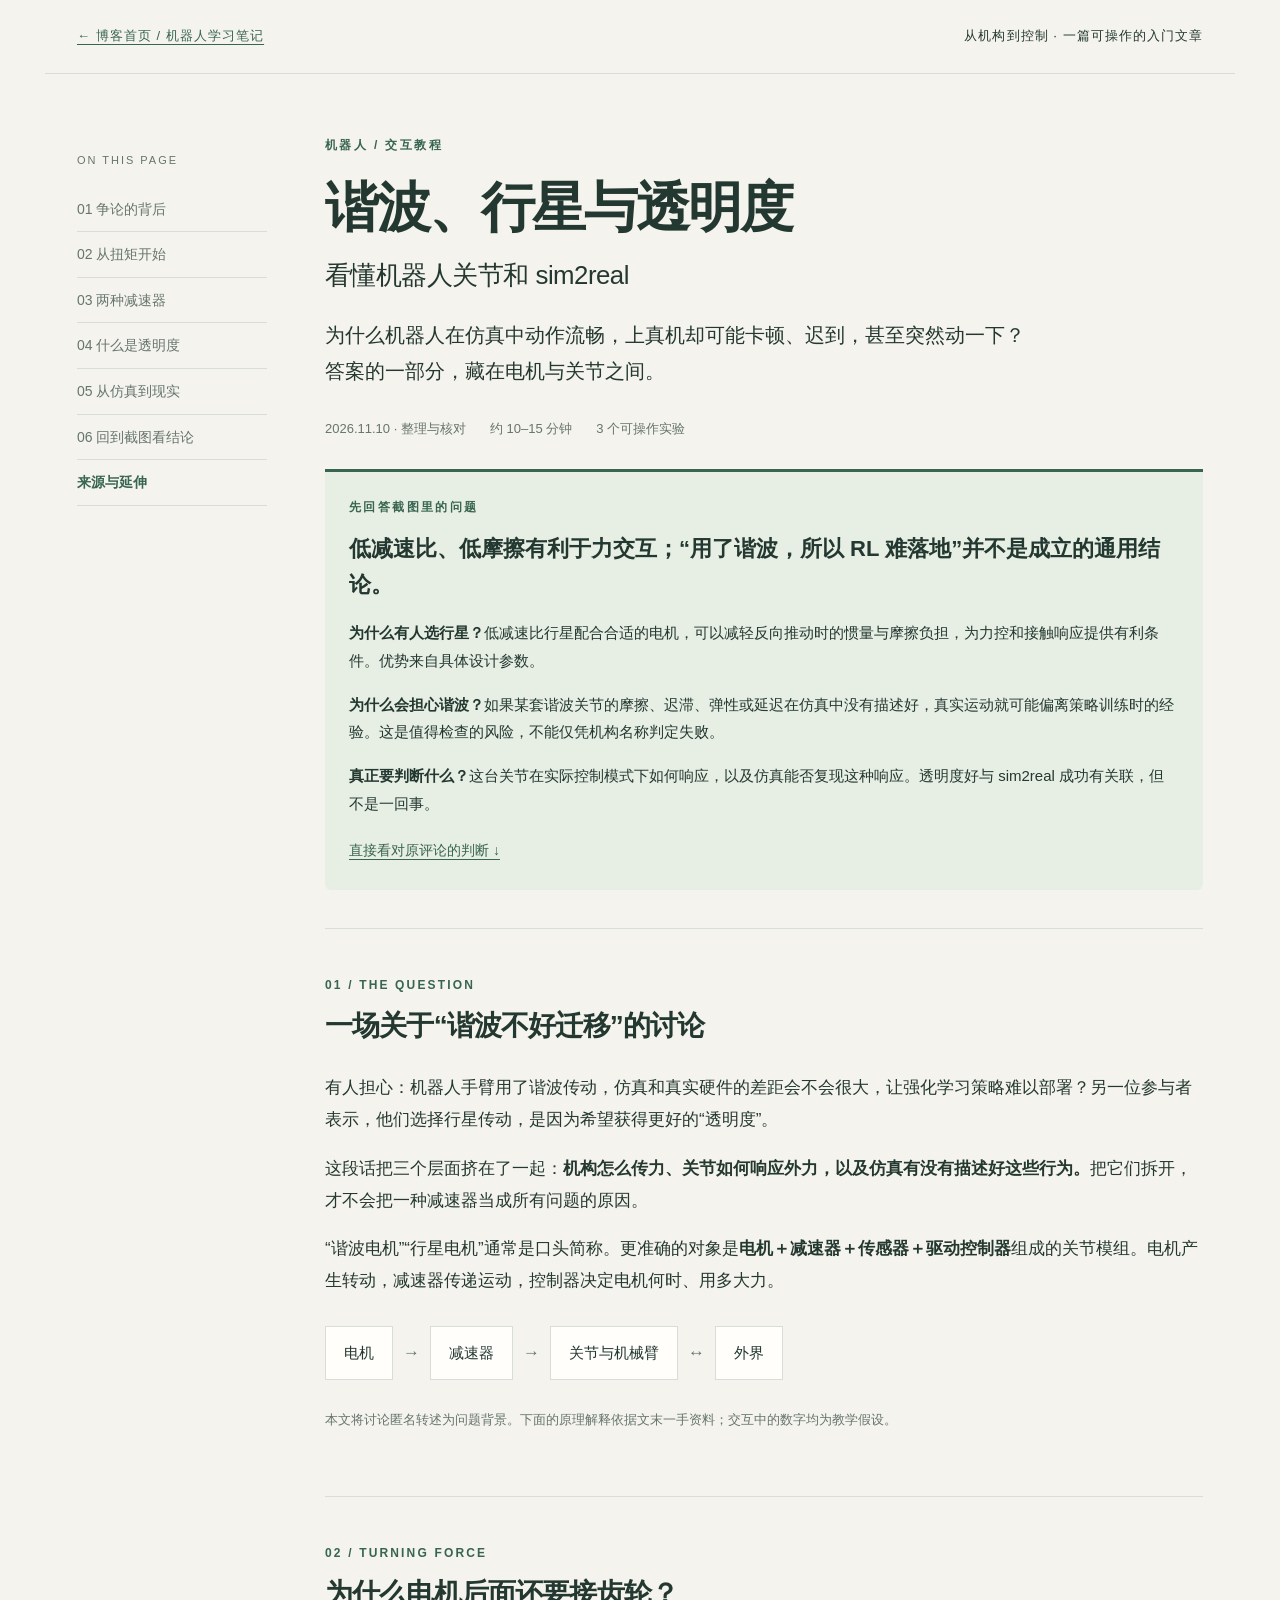
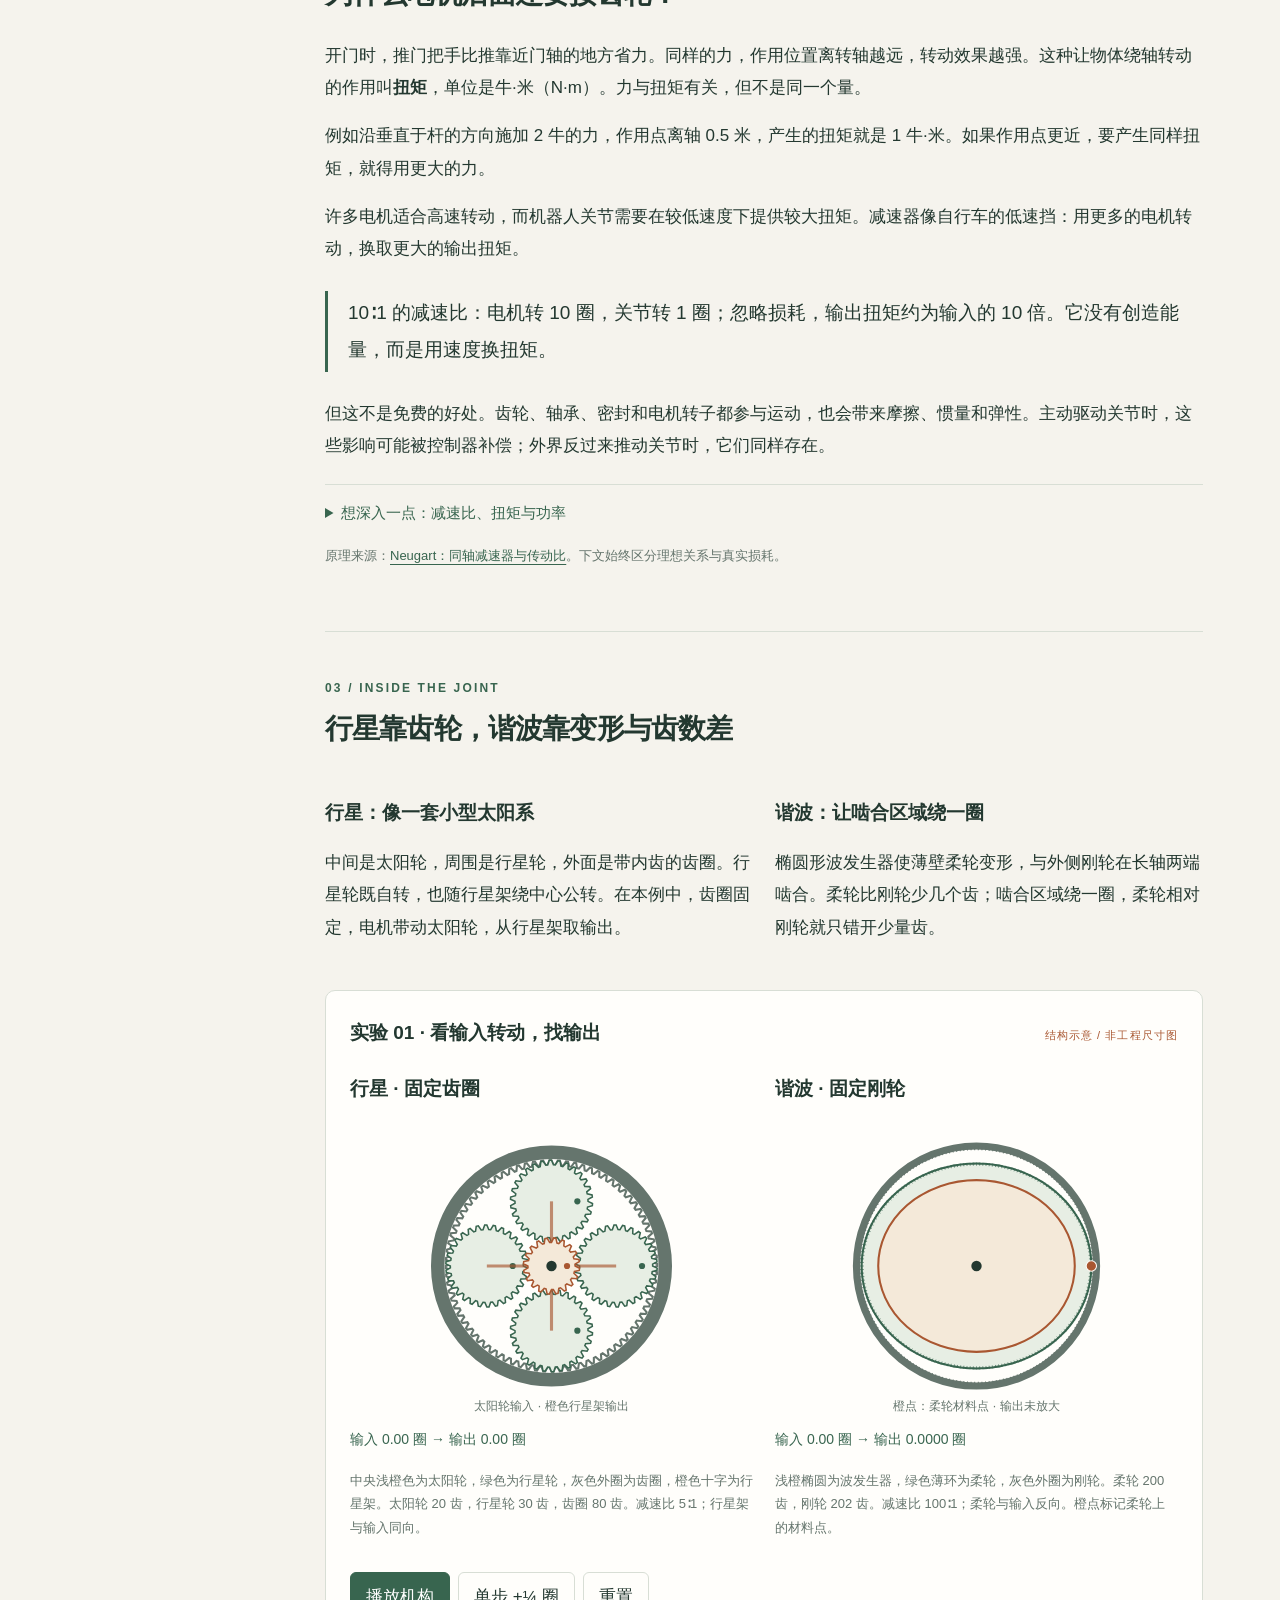
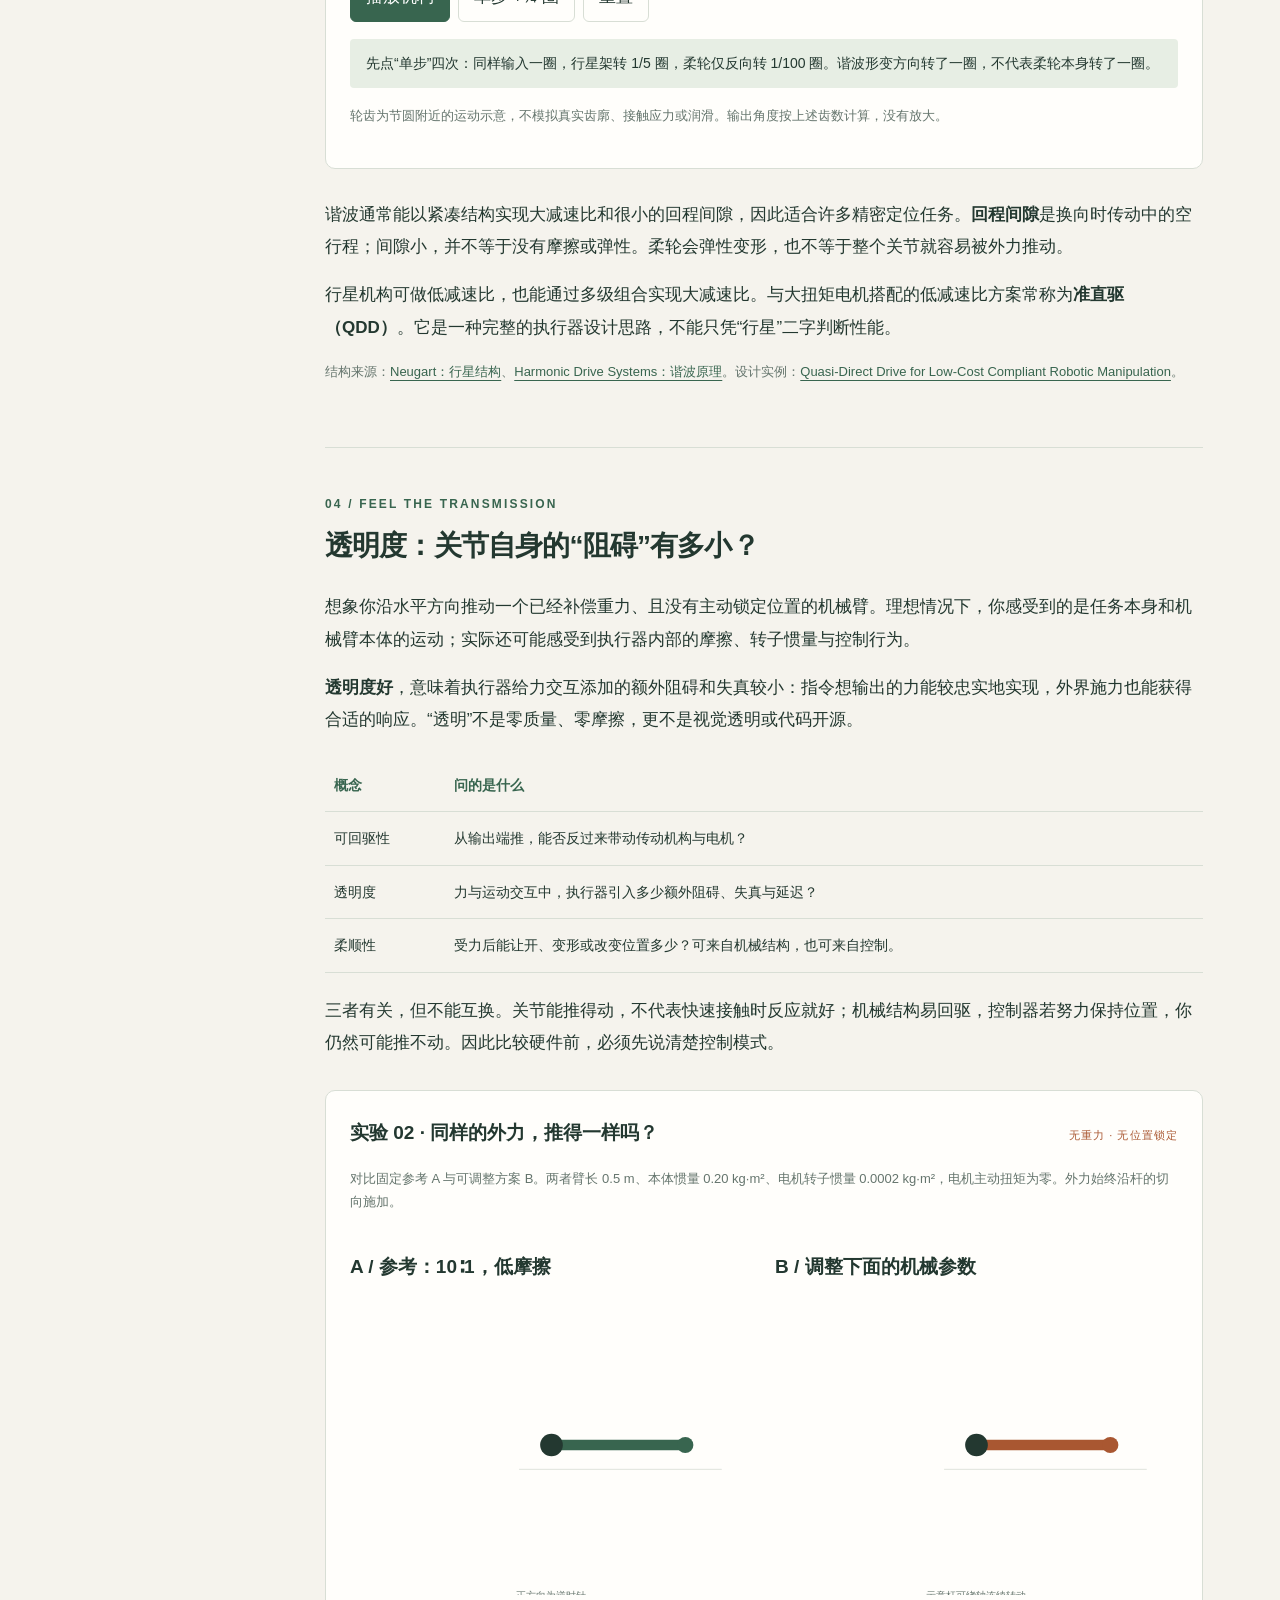
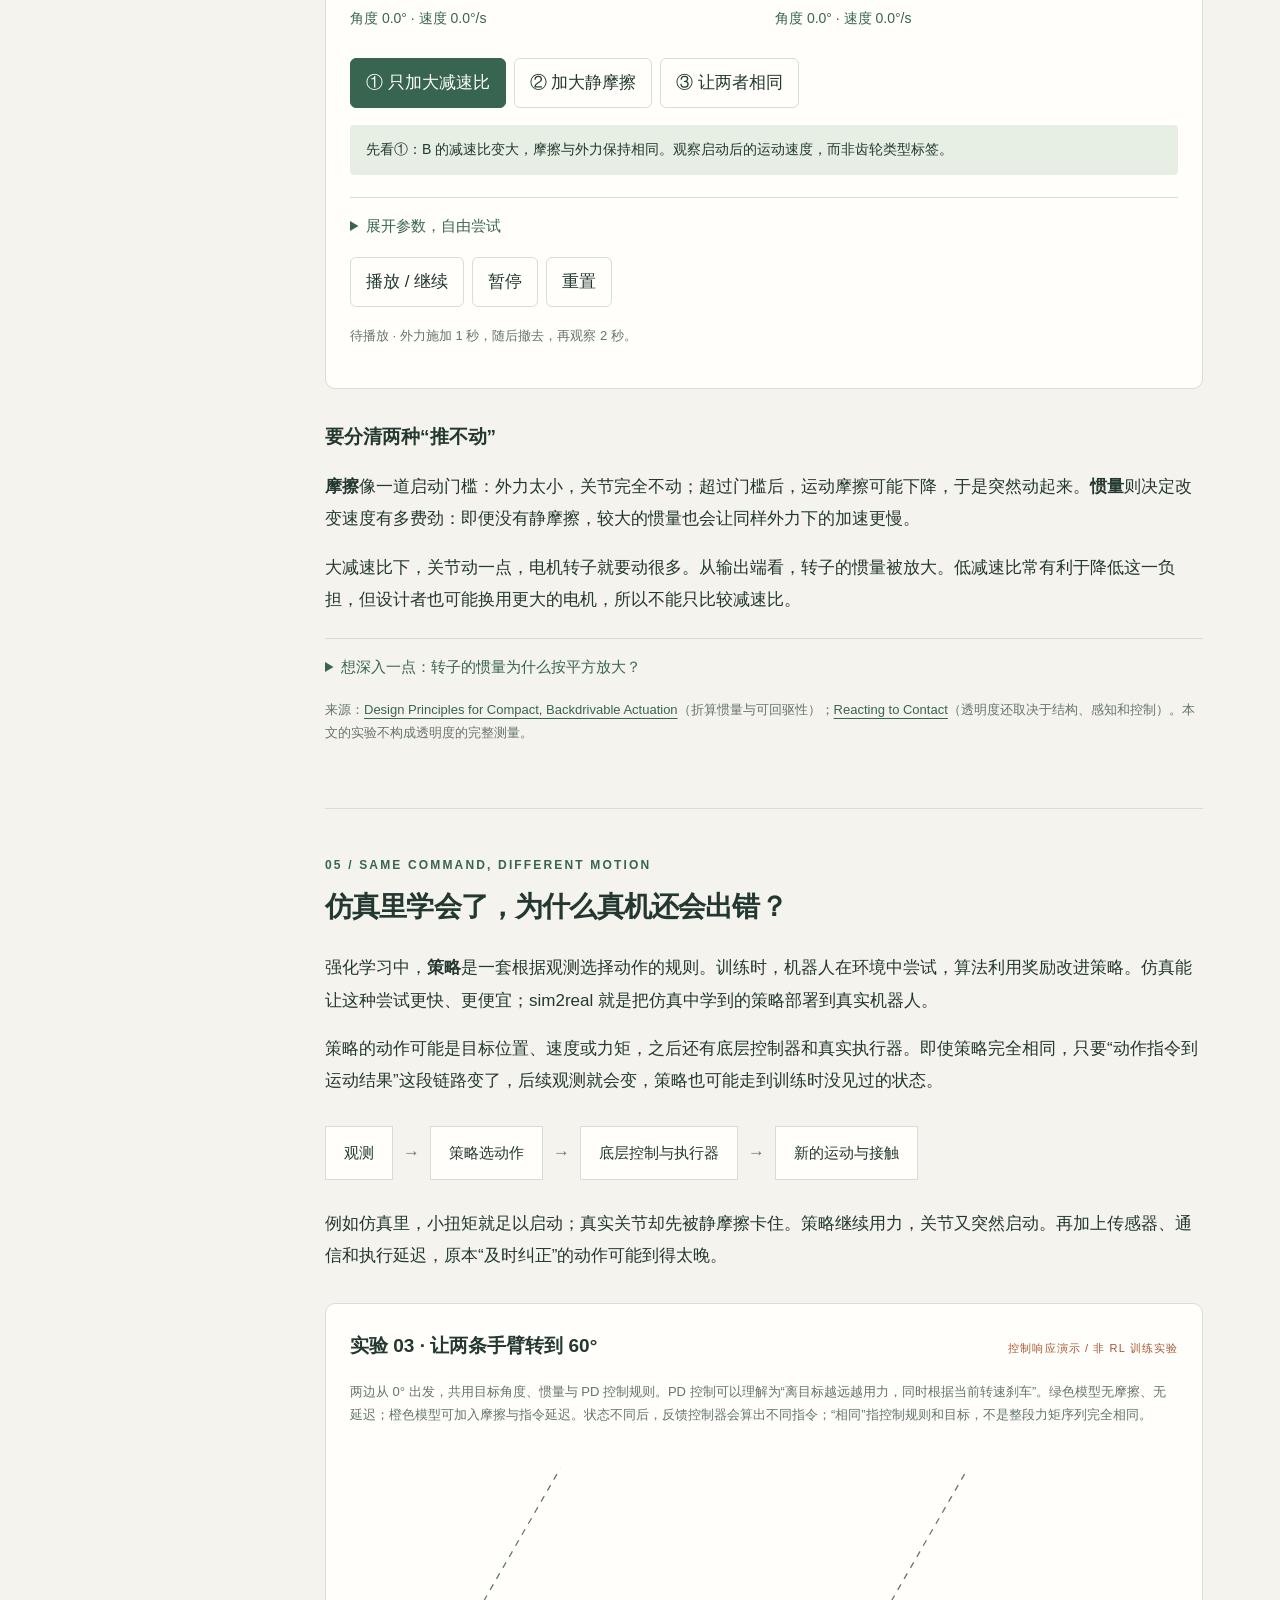
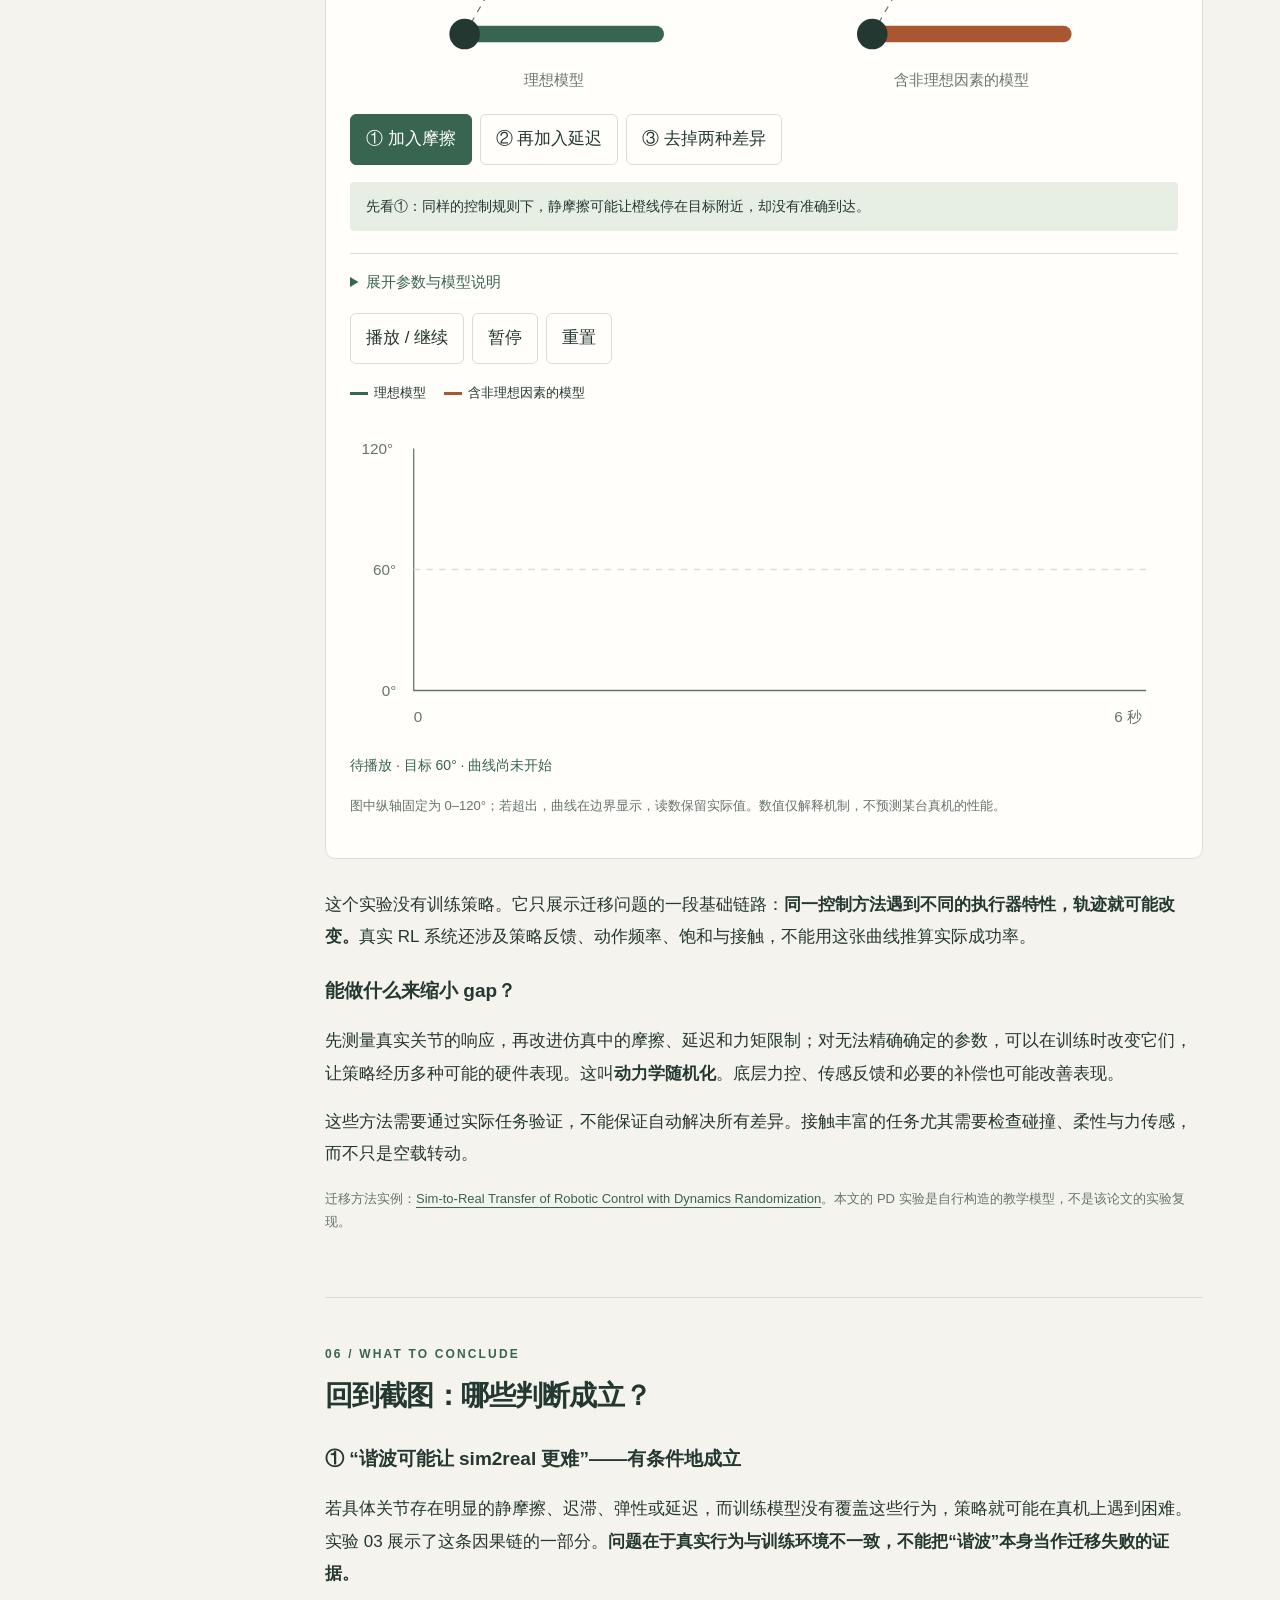
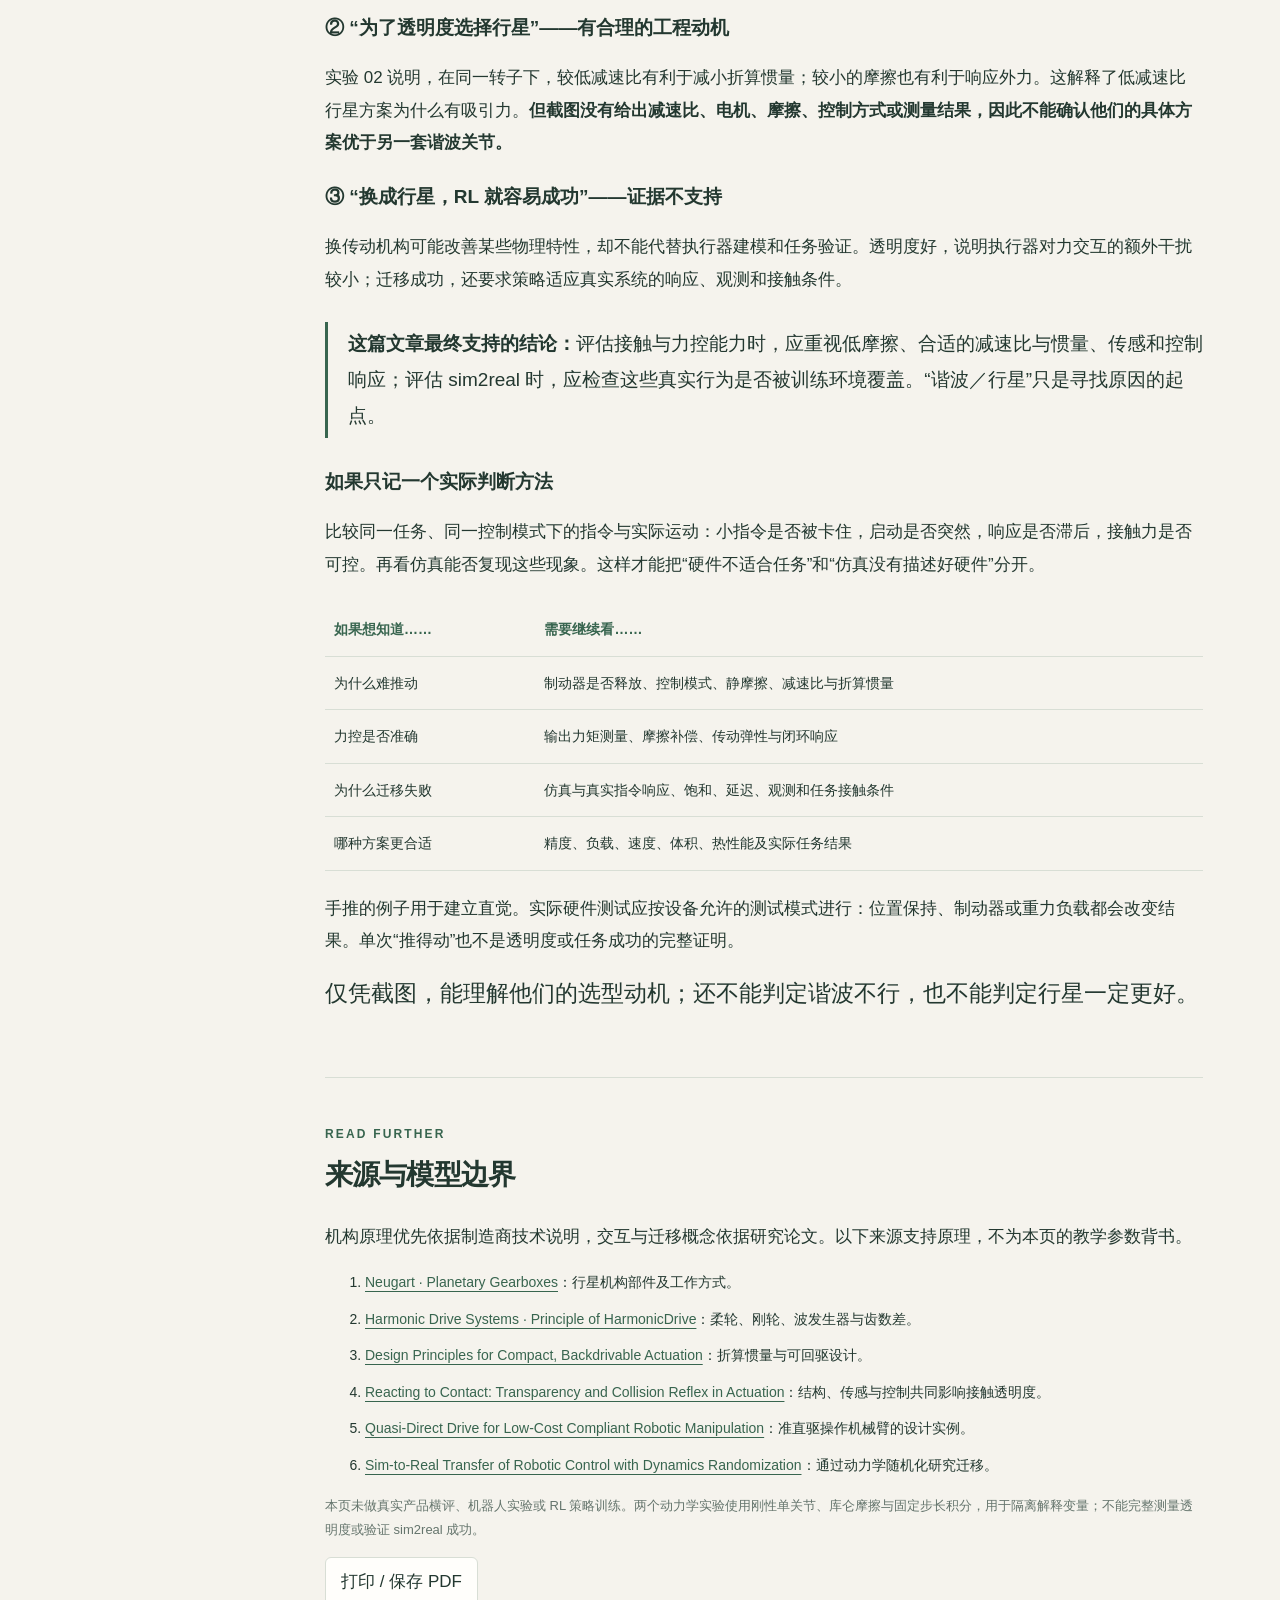
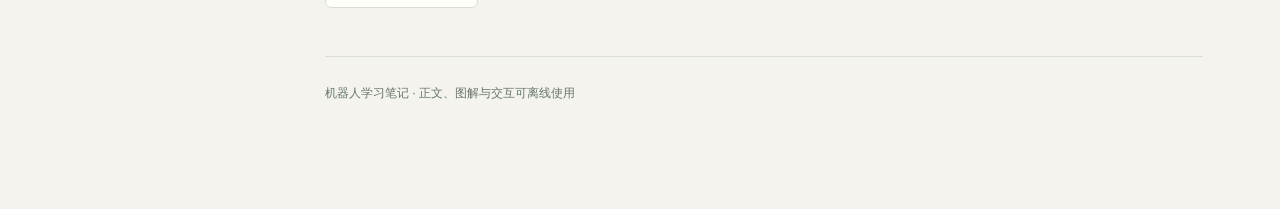
<file: posts/gearboxes-joint-transparency-sim2real.html>
<!doctype html>
<html lang="zh-CN"><head><meta charset="utf-8"><meta name="viewport" content="width=device-width,initial-scale=1"><meta name="description" content="从零理解谐波与行星减速器、关节透明度和 sim2real：三个可以亲手操作的教学实验。"><title>谐波、行星与透明度 · 机器人学习笔记</title><link rel="stylesheet" href="../assets/gearboxes-explainer/style.css"><script src="../assets/gearboxes-explainer/app.js" defer></script><meta name="category" content="机器人">
<meta property="article:section" content="机器人">
<meta name="article-format" content="交互教程">
</head><body>
<header><a href="../index.html">← 博客首页 / 机器人学习笔记</a><span>从机构到控制 · 一篇可操作的入门文章</span></header>
<main><aside aria-label="文章目录"><p>ON THIS PAGE</p><nav><a href="#start">01 争论的背后</a><a href="#torque">02 从扭矩开始</a><a href="#gears">03 两种减速器</a><a href="#feel">04 什么是透明度</a><a href="#transfer">05 从仿真到现实</a><a href="#boundary">06 回到截图看结论</a><a href="#sources">来源与延伸</a></nav></aside>
<article><div class="intro"><div class="eyebrow">机器人 / 交互教程</div><h1>谐波、行星与透明度<span>看懂机器人关节和 sim2real</span></h1><p class="lead">为什么机器人在仿真中动作流畅，上真机却可能卡顿、迟到，甚至突然动一下？答案的一部分，藏在电机与关节之间。</p><div class="meta"><span>2026.11.10 · 整理与核对</span><span>约 10–15 分钟</span><span>3 个可操作实验</span></div><div class="verdict"><div class="eyebrow">先回答截图里的问题</div><p class="verdict-title">低减速比、低摩擦有利于力交互；“用了谐波，所以 RL 难落地”并不是成立的通用结论。</p><p><strong>为什么有人选行星？</strong>低减速比行星配合合适的电机，可以减轻反向推动时的惯量与摩擦负担，为力控和接触响应提供有利条件。优势来自具体设计参数。</p><p><strong>为什么会担心谐波？</strong>如果某套谐波关节的摩擦、迟滞、弹性或延迟在仿真中没有描述好，真实运动就可能偏离策略训练时的经验。这是值得检查的风险，不能仅凭机构名称判定失败。</p><p><strong>真正要判断什么？</strong>这台关节在实际控制模式下如何响应，以及仿真能否复现这种响应。透明度好与 sim2real 成功有关联，但不是一回事。</p><a href="#boundary">直接看对原评论的判断 ↓</a></div></div>
<noscript><p class="noscript">当前未启用 JavaScript。正文和静态图解仍可阅读；三个实验需要启用脚本才能播放。</p></noscript>
<section id="start"><h2><small>01 / THE QUESTION</small>一场关于“谐波不好迁移”的讨论</h2><p>有人担心：机器人手臂用了谐波传动，仿真和真实硬件的差距会不会很大，让强化学习策略难以部署？另一位参与者表示，他们选择行星传动，是因为希望获得更好的“透明度”。</p><p>这段话把三个层面挤在了一起：<strong>机构怎么传力、关节如何响应外力，以及仿真有没有描述好这些行为。</strong>把它们拆开，才不会把一种减速器当成所有问题的原因。</p><p>“谐波电机”“行星电机”通常是口头简称。更准确的对象是<strong>电机＋减速器＋传感器＋驱动控制器</strong>组成的关节模组。电机产生转动，减速器传递运动，控制器决定电机何时、用多大力。</p><div class="flow"><span>电机</span><b>→</b><span>减速器</span><b>→</b><span>关节与机械臂</span><b>↔</b><span>外界</span></div><p class="caption">本文将讨论匿名转述为问题背景。下面的原理解释依据文末一手资料；交互中的数字均为教学假设。</p></section>
<section id="torque"><h2><small>02 / TURNING FORCE</small>为什么电机后面还要接齿轮？</h2><p>开门时，推门把手比推靠近门轴的地方省力。同样的力，作用位置离转轴越远，转动效果越强。这种让物体绕轴转动的作用叫<strong>扭矩</strong>，单位是牛·米（N·m）。力与扭矩有关，但不是同一个量。</p><p>例如沿垂直于杆的方向施加 2 牛的力，作用点离轴 0.5 米，产生的扭矩就是 1 牛·米。如果作用点更近，要产生同样扭矩，就得用更大的力。</p><p>许多电机适合高速转动，而机器人关节需要在较低速度下提供较大扭矩。减速器像自行车的低速挡：用更多的电机转动，换取更大的输出扭矩。</p><div class="takeaway">10∶1 的减速比：电机转 10 圈，关节转 1 圈；忽略损耗，输出扭矩约为输入的 10 倍。它没有创造能量，而是用速度换扭矩。</div><p>但这不是免费的好处。齿轮、轴承、密封和电机转子都参与运动，也会带来摩擦、惯量和弹性。主动驱动关节时，这些影响可能被控制器补偿；外界反过来推动关节时，它们同样存在。</p><details><summary>想深入一点：减速比、扭矩与功率</summary><p>N 是输入与输出转速之比，ω 表示转速。这里讨论转速的大小，方向要另外看传动结构。</p><div class="math"><span class="katex"><math xmlns="http://www.w3.org/1998/Math/MathML" display="block"><semantics><mrow><mi>N</mi><mo>=</mo><mfrac><msub><mi>ω</mi><mrow><mi mathvariant="normal">m</mi><mi mathvariant="normal">o</mi><mi mathvariant="normal">t</mi><mi mathvariant="normal">o</mi><mi mathvariant="normal">r</mi></mrow></msub><msub><mi>ω</mi><mrow><mi mathvariant="normal">o</mi><mi mathvariant="normal">u</mi><mi mathvariant="normal">t</mi></mrow></msub></mfrac></mrow><annotation encoding="application/x-tex">N=\frac{\omega_{\mathrm{motor}}}{\omega_{\mathrm{out}}}</annotation></semantics></math></span></div><p>τ 表示扭矩，η 表示传动效率。理想情况下 η 为 1；实际损耗使输出低于理想值。</p><div class="math"><span class="katex"><math xmlns="http://www.w3.org/1998/Math/MathML" display="block"><semantics><mrow><msub><mi>τ</mi><mrow><mi mathvariant="normal">o</mi><mi mathvariant="normal">u</mi><mi mathvariant="normal">t</mi></mrow></msub><mo>≈</mo><mi>η</mi><mi>N</mi><msub><mi>τ</mi><mrow><mi mathvariant="normal">m</mi><mi mathvariant="normal">o</mi><mi mathvariant="normal">t</mi><mi mathvariant="normal">o</mi><mi mathvariant="normal">r</mi></mrow></msub></mrow><annotation encoding="application/x-tex">\tau_{\mathrm{out}}\approx\eta N\tau_{\mathrm{motor}}</annotation></semantics></math></span></div><p>扭矩与转速的乘积是机械功率。减速器增加扭矩的同时降低转速。</p><div class="math"><span class="katex"><math xmlns="http://www.w3.org/1998/Math/MathML" display="block"><semantics><mrow><mi>P</mi><mo>=</mo><mi>τ</mi><mi>ω</mi></mrow><annotation encoding="application/x-tex">P=\tau\omega</annotation></semantics></math></span></div></details><p class="source">原理来源：<a href="https://www.neugart.com/en/wiki/coaxial-gearbox">Neugart：同轴减速器与传动比</a>。下文始终区分理想关系与真实损耗。</p></section>
<section id="gears"><h2><small>03 / INSIDE THE JOINT</small>行星靠齿轮，谐波靠变形与齿数差</h2><div class="two"><div><h3>行星：像一套小型太阳系</h3><p>中间是太阳轮，周围是行星轮，外面是带内齿的齿圈。行星轮既自转，也随行星架绕中心公转。在本例中，齿圈固定，电机带动太阳轮，从行星架取输出。</p></div><div><h3>谐波：让啮合区域绕一圈</h3><p>椭圆形波发生器使薄壁柔轮变形，与外侧刚轮在长轴两端啮合。柔轮比刚轮少几个齿；啮合区域绕一圈，柔轮相对刚轮就只错开少量齿。</p></div></div>
<div class="experiment" id="mechanism"><div class="labhead"><h3>实验 01 · 看输入转动，找输出</h3><span class="tag">结构示意 / 非工程尺寸图</span></div><div class="two"><div><h3>行星 · 固定齿圈</h3><svg id="planet-svg" class="diagram" viewBox="-145 -145 290 290" role="img" aria-label="固定外齿圈，太阳轮输入，四个行星轮随行星架输出"><circle r="125" fill="none" stroke="#65756d" stroke-width="12"/><circle r="30" fill="#e7eee4" stroke="#38654f"/><text y="5" text-anchor="middle">太阳轮</text><text y="143" text-anchor="middle">齿圈固定 · 行星架输出</text></svg><p class="reading" id="planet-read">输入 0.00 圈 → 输出 0.00 圈</p><p class="caption">中央浅橙色为太阳轮，绿色为行星轮，灰色外圈为齿圈，橙色十字为行星架。太阳轮 20 齿，行星轮 30 齿，齿圈 80 齿。减速比 5∶1；行星架与输入同向。</p></div><div><h3>谐波 · 固定刚轮</h3><svg id="harmonic-svg" class="diagram" viewBox="-145 -145 290 290" role="img" aria-label="刚轮固定，波发生器使柔轮形成椭圆，柔轮缓慢反向输出"><circle r="116" fill="none" stroke="#65756d" stroke-width="9"/><ellipse rx="110" ry="96" fill="#e7eee4" stroke="#38654f" stroke-width="3"/><ellipse rx="95" ry="82" fill="#f4e9d9" stroke="#a95731"/><text y="4" text-anchor="middle">波发生器</text><text y="143" text-anchor="middle">刚轮固定 · 柔轮输出</text></svg><p class="reading" id="harmonic-read">输入 0.00 圈 → 输出 0.00 圈</p><p class="caption">浅橙椭圆为波发生器，绿色薄环为柔轮，灰色外圈为刚轮。柔轮 200 齿，刚轮 202 齿。减速比 100∶1；柔轮与输入反向。橙点标记柔轮上的材料点。</p></div></div><div class="toolbar"><button class="primary" id="gear-play">播放机构</button><button id="gear-step">单步 +¼ 圈</button><button id="gear-reset">重置</button></div><p class="hint">先点“单步”四次：同样输入一圈，行星架转 1/5 圈，柔轮仅反向转 1/100 圈。谐波形变方向转了一圈，不代表柔轮本身转了一圈。</p><p class="caption">轮齿为节圆附近的运动示意，不模拟真实齿廓、接触应力或润滑。输出角度按上述齿数计算，没有放大。</p></div>
<p>谐波通常能以紧凑结构实现大减速比和很小的回程间隙，因此适合许多精密定位任务。<strong>回程间隙</strong>是换向时传动中的空行程；间隙小，并不等于没有摩擦或弹性。柔轮会弹性变形，也不等于整个关节就容易被外力推动。</p><p>行星机构可做低减速比，也能通过多级组合实现大减速比。与大扭矩电机搭配的低减速比方案常称为<strong>准直驱（QDD）</strong>。它是一种完整的执行器设计思路，不能只凭“行星”二字判断性能。</p><p class="source">结构来源：<a href="https://www.neugart.com/en/planetary-gearbox">Neugart：行星结构</a>、<a href="https://www.hds.co.jp/english/products/hd_theory/">Harmonic Drive Systems：谐波原理</a>。设计实例：<a href="https://arxiv.org/abs/1904.03815">Quasi-Direct Drive for Low-Cost Compliant Robotic Manipulation</a>。</p></section>
<section id="feel"><h2><small>04 / FEEL THE TRANSMISSION</small>透明度：关节自身的“阻碍”有多小？</h2><p>想象你沿水平方向推动一个已经补偿重力、且没有主动锁定位置的机械臂。理想情况下，你感受到的是任务本身和机械臂本体的运动；实际还可能感受到执行器内部的摩擦、转子惯量与控制行为。</p><p><strong>透明度好</strong>，意味着执行器给力交互添加的额外阻碍和失真较小：指令想输出的力能较忠实地实现，外界施力也能获得合适的响应。“透明”不是零质量、零摩擦，更不是视觉透明或代码开源。</p><table class="compare"><thead><tr><th>概念</th><th>问的是什么</th></tr></thead><tbody><tr><td>可回驱性</td><td>从输出端推，能否反过来带动传动机构与电机？</td></tr><tr><td>透明度</td><td>力与运动交互中，执行器引入多少额外阻碍、失真与延迟？</td></tr><tr><td>柔顺性</td><td>受力后能让开、变形或改变位置多少？可来自机械结构，也可来自控制。</td></tr></tbody></table><p>三者有关，但不能互换。关节能推得动，不代表快速接触时反应就好；机械结构易回驱，控制器若努力保持位置，你仍然可能推不动。因此比较硬件前，必须先说清楚控制模式。</p>
<div class="experiment" id="backdrive"><div class="labhead"><h3>实验 02 · 同样的外力，推得一样吗？</h3><span class="tag">无重力 · 无位置锁定</span></div><p class="caption">对比固定参考 A 与可调整方案 B。两者臂长 0.5 m、本体惯量 0.20 kg·m²、电机转子惯量 0.0002 kg·m²，电机主动扭矩为零。外力始终沿杆的切向施加。</p><div class="two"><div><h3>A / 参考：10∶1，低摩擦</h3><svg class="diagram" viewBox="-110 -50 370 370" role="img" aria-label="参考关节受力运动"><path d="M35 165H285" stroke="#d8ded5"/><g id="arm-a" transform="translate(75 135) rotate(0)"><path d="M0 0H165" stroke="#38654f" stroke-width="13" stroke-linecap="round"/><circle cx="165" r="10" fill="#38654f"/></g><circle cx="75" cy="135" r="14" fill="#233830"/><text x="75" y="325" text-anchor="middle">正方向为逆时针</text></svg><p id="back-a" class="reading">角度 0.0° · 速度 0.0°/s</p></div><div><h3>B / 调整下面的机械参数</h3><svg class="diagram" viewBox="-110 -50 370 370" role="img" aria-label="可调整关节受力运动"><path d="M35 165H285" stroke="#d8ded5"/><g id="arm-b" transform="translate(75 135) rotate(0)"><path d="M0 0H165" stroke="#a95731" stroke-width="13" stroke-linecap="round"/><circle cx="165" r="10" fill="#a95731"/></g><circle cx="75" cy="135" r="14" fill="#233830"/><text x="75" y="325" text-anchor="middle">示意杆可绕轴连续转动</text></svg><p id="back-b" class="reading">角度 0.0° · 速度 0.0°/s</p></div></div><div class="toolbar"><button class="primary" data-back="inertia">① 只加大减速比</button><button data-back="friction">② 加大静摩擦</button><button data-back="same">③ 让两者相同</button></div><p class="hint" id="back-hint">先看①：B 的减速比变大，摩擦与外力保持相同。观察启动后的运动速度，而非齿轮类型标签。</p><details class="controls"><summary>展开参数，自由尝试</summary><label for="back-ratio">B 减速比 <output id="back-ratio-out">80∶1</output><input id="back-ratio" type="range" min="1" max="100" step="1" value="80"></label><label for="back-friction">B 静摩擦阈值（输出端）<output id="back-friction-out">0.15 N·m</output><input id="back-friction" type="range" min="0" max="3" step="0.05" value="0.15"></label><label for="back-force">两者相同的外力 <output id="back-force-out">2.0 N</output><input id="back-force" type="range" min="0" max="6" step="0.1" value="2"></label><p class="caption">A 静摩擦阈值固定为 0.15 N·m。运动摩擦取静摩擦的 80%，两侧均有 0.12 N·m·s/rad 的输出端黏性阻尼。本实验独立调节输出端摩擦，以隔离惯量的影响，不代表真实减速器摩擦与减速比无关。</p></details><div class="toolbar"><button id="back-play">播放 / 继续</button><button id="back-pause">暂停</button><button id="back-reset">重置</button></div><p class="caption" id="back-status" aria-live="polite">待播放 · 外力施加 1 秒，随后撤去，再观察 2 秒。</p></div>
<h3>要分清两种“推不动”</h3><p><strong>摩擦</strong>像一道启动门槛：外力太小，关节完全不动；超过门槛后，运动摩擦可能下降，于是突然动起来。<strong>惯量</strong>则决定改变速度有多费劲：即便没有静摩擦，较大的惯量也会让同样外力下的加速更慢。</p><p>大减速比下，关节动一点，电机转子就要动很多。从输出端看，转子的惯量被放大。低减速比常有利于降低这一负担，但设计者也可能换用更大的电机，所以不能只比较减速比。</p><details><summary>想深入一点：转子的惯量为什么按平方放大？</summary><p>J_motor 是电机转子惯量，N 是减速比。用动能相等折算到输出端，转子贡献的惯量为：</p><div class="math"><span class="katex"><math xmlns="http://www.w3.org/1998/Math/MathML" display="block"><semantics><mrow><msub><mi>J</mi><mrow><mi mathvariant="normal">r</mi><mi mathvariant="normal">e</mi><mi mathvariant="normal">f</mi><mi mathvariant="normal">l</mi><mi mathvariant="normal">e</mi><mi mathvariant="normal">c</mi><mi mathvariant="normal">t</mi><mi mathvariant="normal">e</mi><mi mathvariant="normal">d</mi></mrow></msub><mo>=</mo><msup><mi>N</mi><mn>2</mn></msup><msub><mi>J</mi><mrow><mi mathvariant="normal">m</mi><mi mathvariant="normal">o</mi><mi mathvariant="normal">t</mi><mi mathvariant="normal">o</mi><mi mathvariant="normal">r</mi></mrow></msub></mrow><annotation encoding="application/x-tex">J_{\mathrm{reflected}}=N^2J_{\mathrm{motor}}</annotation></semantics></math></span></div><p>同一转子下，减速比从 10 提高到 100，这部分惯量变为 100 倍；不是整个关节惯量变为 100 倍。简化模型还要加上机械臂本体惯量。</p><div class="math"><span class="katex"><math xmlns="http://www.w3.org/1998/Math/MathML" display="block"><semantics><mrow><msub><mi>J</mi><mrow><mi mathvariant="normal">t</mi><mi mathvariant="normal">o</mi><mi mathvariant="normal">t</mi><mi mathvariant="normal">a</mi><mi mathvariant="normal">l</mi></mrow></msub><mo>=</mo><msub><mi>J</mi><mrow><mi mathvariant="normal">l</mi><mi mathvariant="normal">i</mi><mi mathvariant="normal">n</mi><mi mathvariant="normal">k</mi></mrow></msub><mo>+</mo><msup><mi>N</mi><mn>2</mn></msup><msub><mi>J</mi><mrow><mi mathvariant="normal">m</mi><mi mathvariant="normal">o</mi><mi mathvariant="normal">t</mi><mi mathvariant="normal">o</mi><mi mathvariant="normal">r</mi></mrow></msub></mrow><annotation encoding="application/x-tex">J_{\mathrm{total}}=J_{\mathrm{link}}+N^2J_{\mathrm{motor}}</annotation></semantics></math></span></div><p>实验中，J_link 为 0.20，J_motor 为 0.0002。10∶1 时总惯量为 0.22，80∶1 时为 1.48 kg·m²。模型忽略齿轮自身惯量与传动弹性。</p></details><p class="source">来源：<a href="https://pmc.ncbi.nlm.nih.gov/articles/PMC8670722/">Design Principles for Compact, Backdrivable Actuation</a>（折算惯量与可回驱性）；<a href="https://arxiv.org/abs/2212.03469">Reacting to Contact</a>（透明度还取决于结构、感知和控制）。本文的实验不构成透明度的完整测量。</p></section>
<section id="transfer"><h2><small>05 / SAME COMMAND, DIFFERENT MOTION</small>仿真里学会了，为什么真机还会出错？</h2><p>强化学习中，<strong>策略</strong>是一套根据观测选择动作的规则。训练时，机器人在环境中尝试，算法利用奖励改进策略。仿真能让这种尝试更快、更便宜；sim2real 就是把仿真中学到的策略部署到真实机器人。</p><p>策略的动作可能是目标位置、速度或力矩，之后还有底层控制器和真实执行器。即使策略完全相同，只要“动作指令到运动结果”这段链路变了，后续观测就会变，策略也可能走到训练时没见过的状态。</p><div class="flow"><span>观测</span><b>→</b><span>策略选动作</span><b>→</b><span>底层控制与执行器</span><b>→</b><span>新的运动与接触</span></div><p>例如仿真里，小扭矩就足以启动；真实关节却先被静摩擦卡住。策略继续用力，关节又突然启动。再加上传感器、通信和执行延迟，原本“及时纠正”的动作可能到得太晚。</p>
<div class="experiment" id="response"><div class="labhead"><h3>实验 03 · 让两条手臂转到 60°</h3><span class="tag">控制响应演示 / 非 RL 训练实验</span></div><p class="caption">两边从 0° 出发，共用目标角度、惯量与 PD 控制规则。PD 控制可以理解为“离目标越远越用力，同时根据当前转速刹车”。绿色模型无摩擦、无延迟；橙色模型可加入摩擦与指令延迟。状态不同后，反馈控制器会算出不同指令；“相同”指控制规则和目标，不是整段力矩序列完全相同。</p><svg class="diagram" viewBox="0 0 650 200" role="img" aria-label="理想模型与含非理想因素模型追踪同一目标角度"><path d="M90 150l75 -130M410 150l75 -130" stroke="#65756d" stroke-dasharray="5 5"/><g id="response-a" transform="translate(90 150)"><path d="M0 0H150" stroke="#38654f" stroke-width="13" stroke-linecap="round"/></g><g id="response-b" transform="translate(410 150)"><path d="M0 0H150" stroke="#a95731" stroke-width="13" stroke-linecap="round"/></g><circle cx="90" cy="150" r="12" fill="#233830"/><circle cx="410" cy="150" r="12" fill="#233830"/><text x="160" y="190" text-anchor="middle">理想模型</text><text x="480" y="190" text-anchor="middle">含非理想因素的模型</text></svg><div class="toolbar"><button class="primary" data-response="friction">① 加入摩擦</button><button data-response="delay">② 再加入延迟</button><button data-response="same">③ 去掉两种差异</button></div><p class="hint" id="response-hint">先看①：同样的控制规则下，静摩擦可能让橙线停在目标附近，却没有准确到达。</p><details class="controls"><summary>展开参数与模型说明</summary><label for="response-friction">橙色模型静摩擦阈值 <output id="response-friction-out">0.80 N·m</output><input id="response-friction" type="range" min="0" max="2" step="0.05" value="0.8"></label><label for="response-delay">橙色模型指令延迟 <output id="response-delay-out">0 ms</output><input id="response-delay" type="range" min="0" max="200" step="10" value="0"></label><p class="caption">单自由度刚性关节；惯量 0.30 kg·m²；比例增益 8，微分增益 2.4；力矩限幅 ±8 N·m；运动摩擦为静摩擦的 80%。延迟作用在整条电机力矩指令上，历史指令初始为零。无重力、接触、传感噪声或传动弹性。</p></details><div class="toolbar"><button id="response-play">播放 / 继续</button><button id="response-pause">暂停</button><button id="response-reset">重置</button></div><div class="legend"><span>理想模型</span><span class="orange">含非理想因素的模型</span></div><svg id="response-chart" class="chart" viewBox="0 0 650 250" role="img" aria-label="0到6秒的角度响应曲线"><path d="M50 20V210H625" fill="none" stroke="#65756d"/><path d="M50 115H625" stroke="#d8ded5" stroke-dasharray="5 5"/><text x="9" y="24">120°</text><text x="18" y="119">60°</text><text x="25" y="214">0°</text><text x="50" y="235">0</text><text x="600" y="235">6 秒</text><path id="trace-a" fill="none" stroke="#38654f" stroke-width="2.5"/><path id="trace-b" fill="none" stroke="#a95731" stroke-width="2.5" stroke-dasharray="6 3"/></svg><p id="response-status" class="reading" aria-live="polite">待播放 · 目标 60° · 曲线尚未开始</p><p class="caption">图中纵轴固定为 0–120°；若超出，曲线在边界显示，读数保留实际值。数值仅解释机制，不预测某台真机的性能。</p></div>
<p>这个实验没有训练策略。它只展示迁移问题的一段基础链路：<strong>同一控制方法遇到不同的执行器特性，轨迹就可能改变。</strong>真实 RL 系统还涉及策略反馈、动作频率、饱和与接触，不能用这张曲线推算实际成功率。</p><h3>能做什么来缩小 gap？</h3><p>先测量真实关节的响应，再改进仿真中的摩擦、延迟和力矩限制；对无法精确确定的参数，可以在训练时改变它们，让策略经历多种可能的硬件表现。这叫<strong>动力学随机化</strong>。底层力控、传感反馈和必要的补偿也可能改善表现。</p><p>这些方法需要通过实际任务验证，不能保证自动解决所有差异。接触丰富的任务尤其需要检查碰撞、柔性与力传感，而不只是空载转动。</p><p class="source">迁移方法实例：<a href="https://arxiv.org/abs/1710.06537">Sim-to-Real Transfer of Robotic Control with Dynamics Randomization</a>。本文的 PD 实验是自行构造的教学模型，不是该论文的实验复现。</p></section>
<section id="boundary"><h2><small>06 / WHAT TO CONCLUDE</small>回到截图：哪些判断成立？</h2><h3>① “谐波可能让 sim2real 更难”——有条件地成立</h3><p>若具体关节存在明显的静摩擦、迟滞、弹性或延迟，而训练模型没有覆盖这些行为，策略就可能在真机上遇到困难。实验 03 展示了这条因果链的一部分。<strong>问题在于真实行为与训练环境不一致，不能把“谐波”本身当作迁移失败的证据。</strong></p><h3>② “为了透明度选择行星”——有合理的工程动机</h3><p>实验 02 说明，在同一转子下，较低减速比有利于减小折算惯量；较小的摩擦也有利于响应外力。这解释了低减速比行星方案为什么有吸引力。<strong>但截图没有给出减速比、电机、摩擦、控制方式或测量结果，因此不能确认他们的具体方案优于另一套谐波关节。</strong></p><h3>③ “换成行星，RL 就容易成功”——证据不支持</h3><p>换传动机构可能改善某些物理特性，却不能代替执行器建模和任务验证。透明度好，说明执行器对力交互的额外干扰较小；迁移成功，还要求策略适应真实系统的响应、观测和接触条件。</p><p class="takeaway"><strong>这篇文章最终支持的结论：</strong>评估接触与力控能力时，应重视低摩擦、合适的减速比与惯量、传感和控制响应；评估 sim2real 时，应检查这些真实行为是否被训练环境覆盖。“谐波／行星”只是寻找原因的起点。</p><h3>如果只记一个实际判断方法</h3><p>比较同一任务、同一控制模式下的指令与实际运动：小指令是否被卡住，启动是否突然，响应是否滞后，接触力是否可控。再看仿真能否复现这些现象。这样才能把“硬件不适合任务”和“仿真没有描述好硬件”分开。</p><table class="compare"><thead><tr><th>如果想知道……</th><th>需要继续看……</th></tr></thead><tbody><tr><td>为什么难推动</td><td>制动器是否释放、控制模式、静摩擦、减速比与折算惯量</td></tr><tr><td>力控是否准确</td><td>输出力矩测量、摩擦补偿、传动弹性与闭环响应</td></tr><tr><td>为什么迁移失败</td><td>仿真与真实指令响应、饱和、延迟、观测和任务接触条件</td></tr><tr><td>哪种方案更合适</td><td>精度、负载、速度、体积、热性能及实际任务结果</td></tr></tbody></table><p>手推的例子用于建立直觉。实际硬件测试应按设备允许的测试模式进行：位置保持、制动器或重力负载都会改变结果。单次“推得动”也不是透明度或任务成功的完整证明。</p><p class="closing">仅凭截图，能理解他们的选型动机；还不能判定谐波不行，也不能判定行星一定更好。</p></section>
<section id="sources"><h2><small>READ FURTHER</small>来源与模型边界</h2><p>机构原理优先依据制造商技术说明，交互与迁移概念依据研究论文。以下来源支持原理，不为本页的教学参数背书。</p><ol class="sources"><li><a href="https://www.neugart.com/en/planetary-gearbox">Neugart · Planetary Gearboxes</a>：行星机构部件及工作方式。</li><li><a href="https://www.hds.co.jp/english/products/hd_theory/">Harmonic Drive Systems · Principle of HarmonicDrive</a>：柔轮、刚轮、波发生器与齿数差。</li><li><a href="https://pmc.ncbi.nlm.nih.gov/articles/PMC8670722/">Design Principles for Compact, Backdrivable Actuation</a>：折算惯量与可回驱设计。</li><li><a href="https://arxiv.org/abs/2212.03469">Reacting to Contact: Transparency and Collision Reflex in Actuation</a>：结构、传感与控制共同影响接触透明度。</li><li><a href="https://arxiv.org/abs/1904.03815">Quasi-Direct Drive for Low-Cost Compliant Robotic Manipulation</a>：准直驱操作机械臂的设计实例。</li><li><a href="https://arxiv.org/abs/1710.06537">Sim-to-Real Transfer of Robotic Control with Dynamics Randomization</a>：通过动力学随机化研究迁移。</li></ol><p class="caption">本页未做真实产品横评、机器人实验或 RL 策略训练。两个动力学实验使用刚性单关节、库仑摩擦与固定步长积分，用于隔离解释变量；不能完整测量透明度或验证 sim2real 成功。</p><button id="print-page">打印 / 保存 PDF</button></section><footer>机器人学习笔记 · 正文、图解与交互可离线使用</footer></article></main></body></html>
</file>
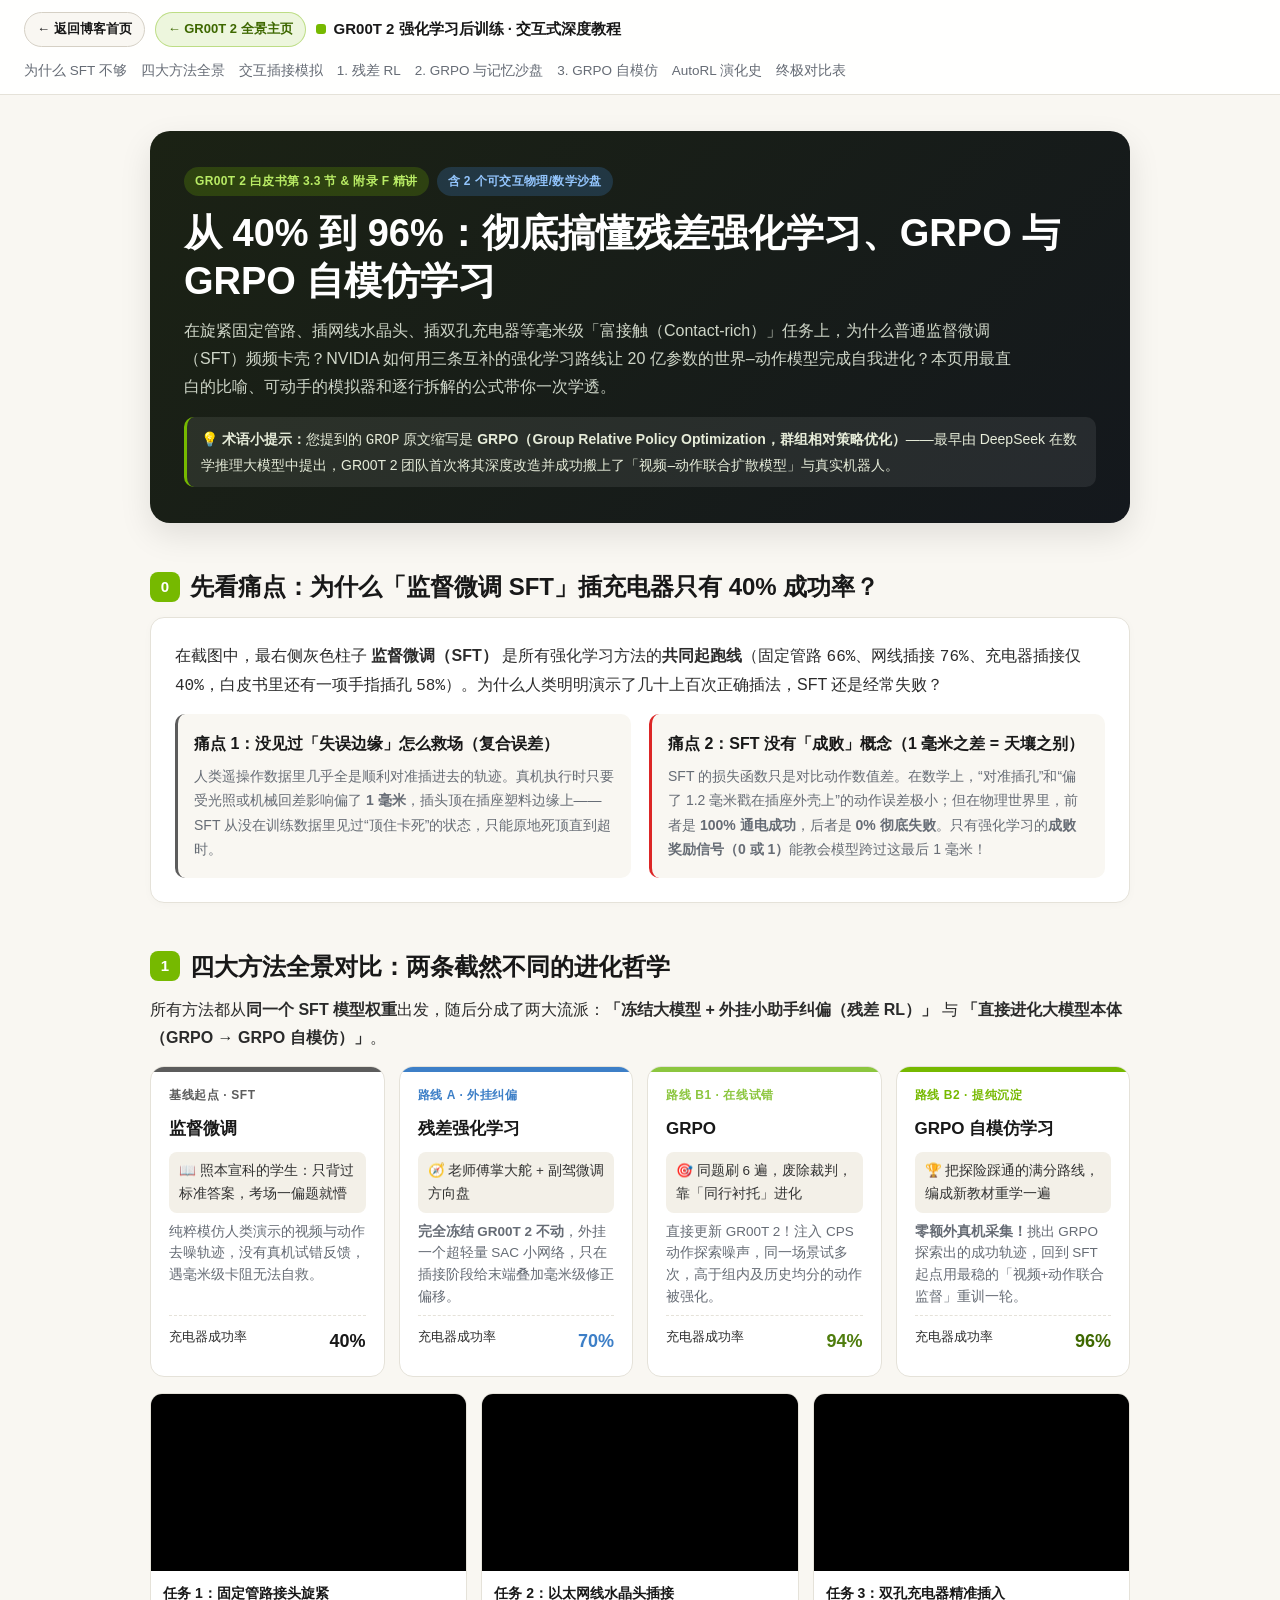
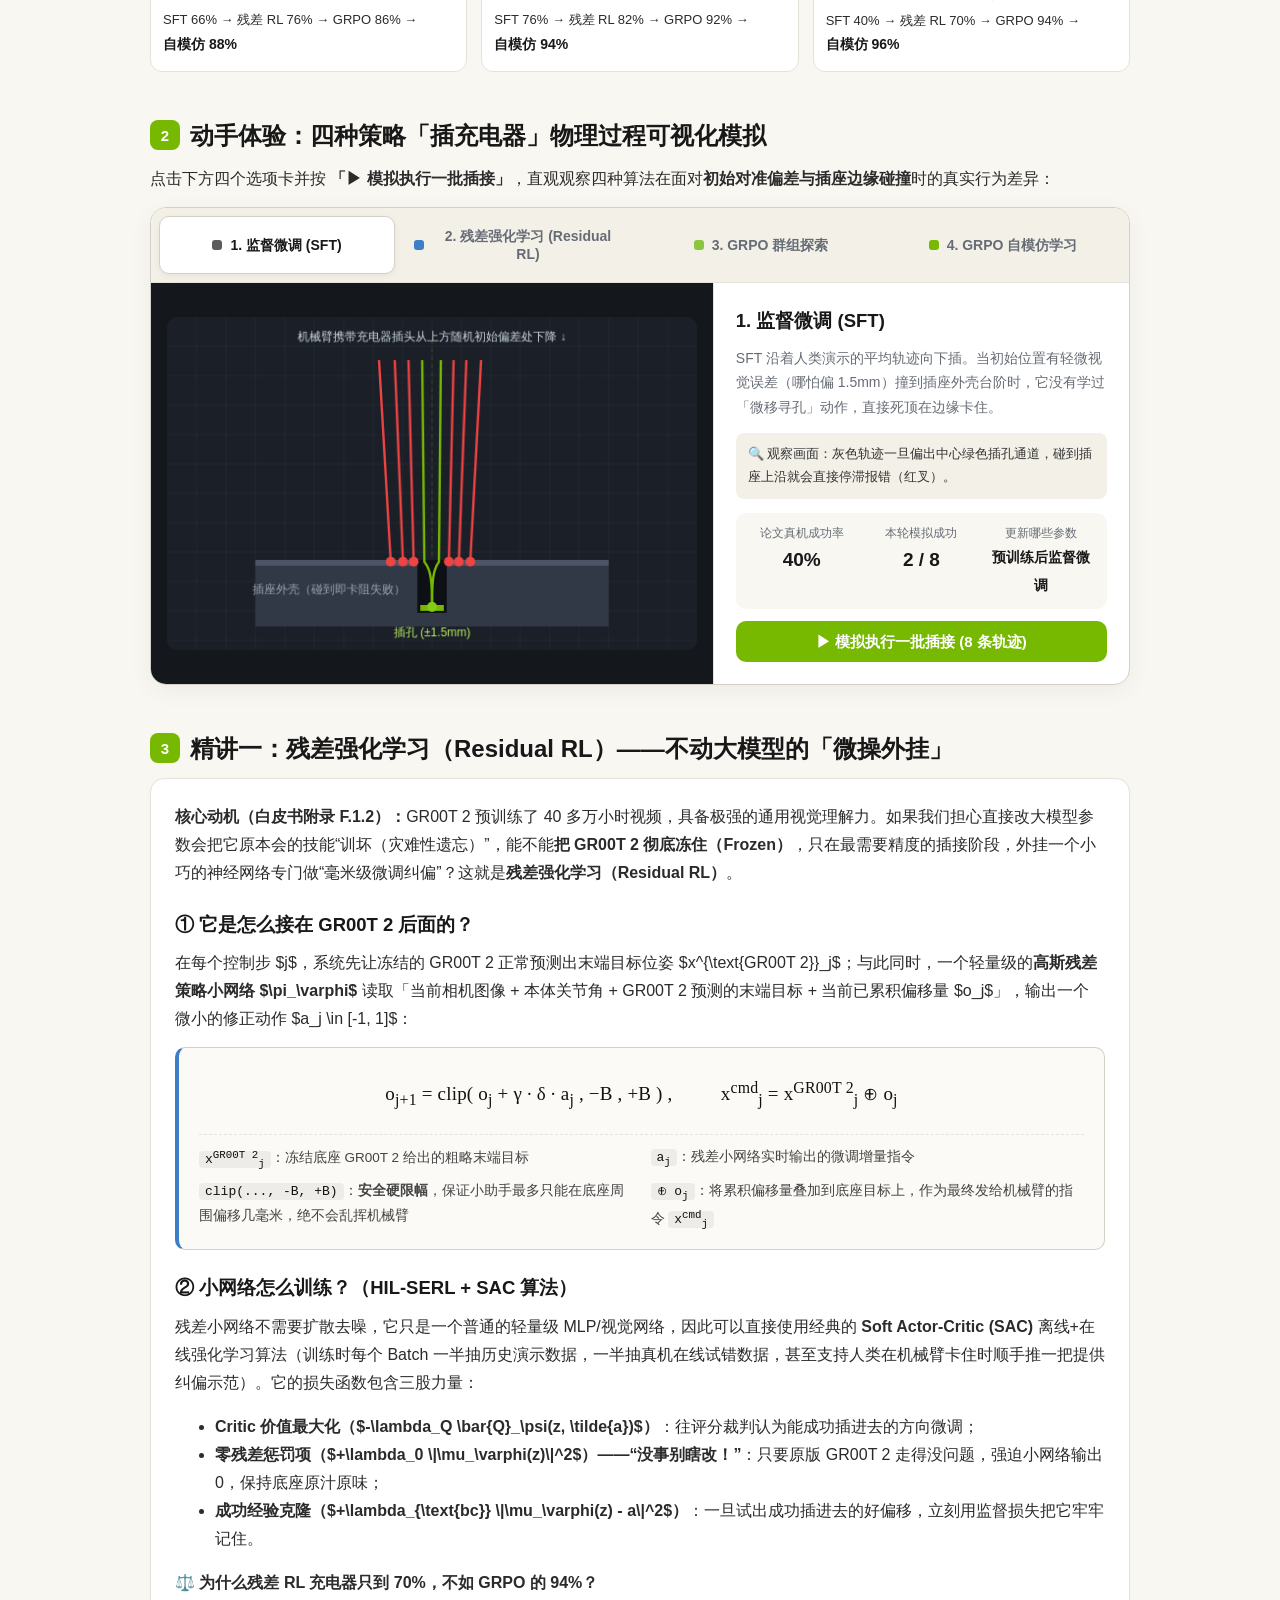
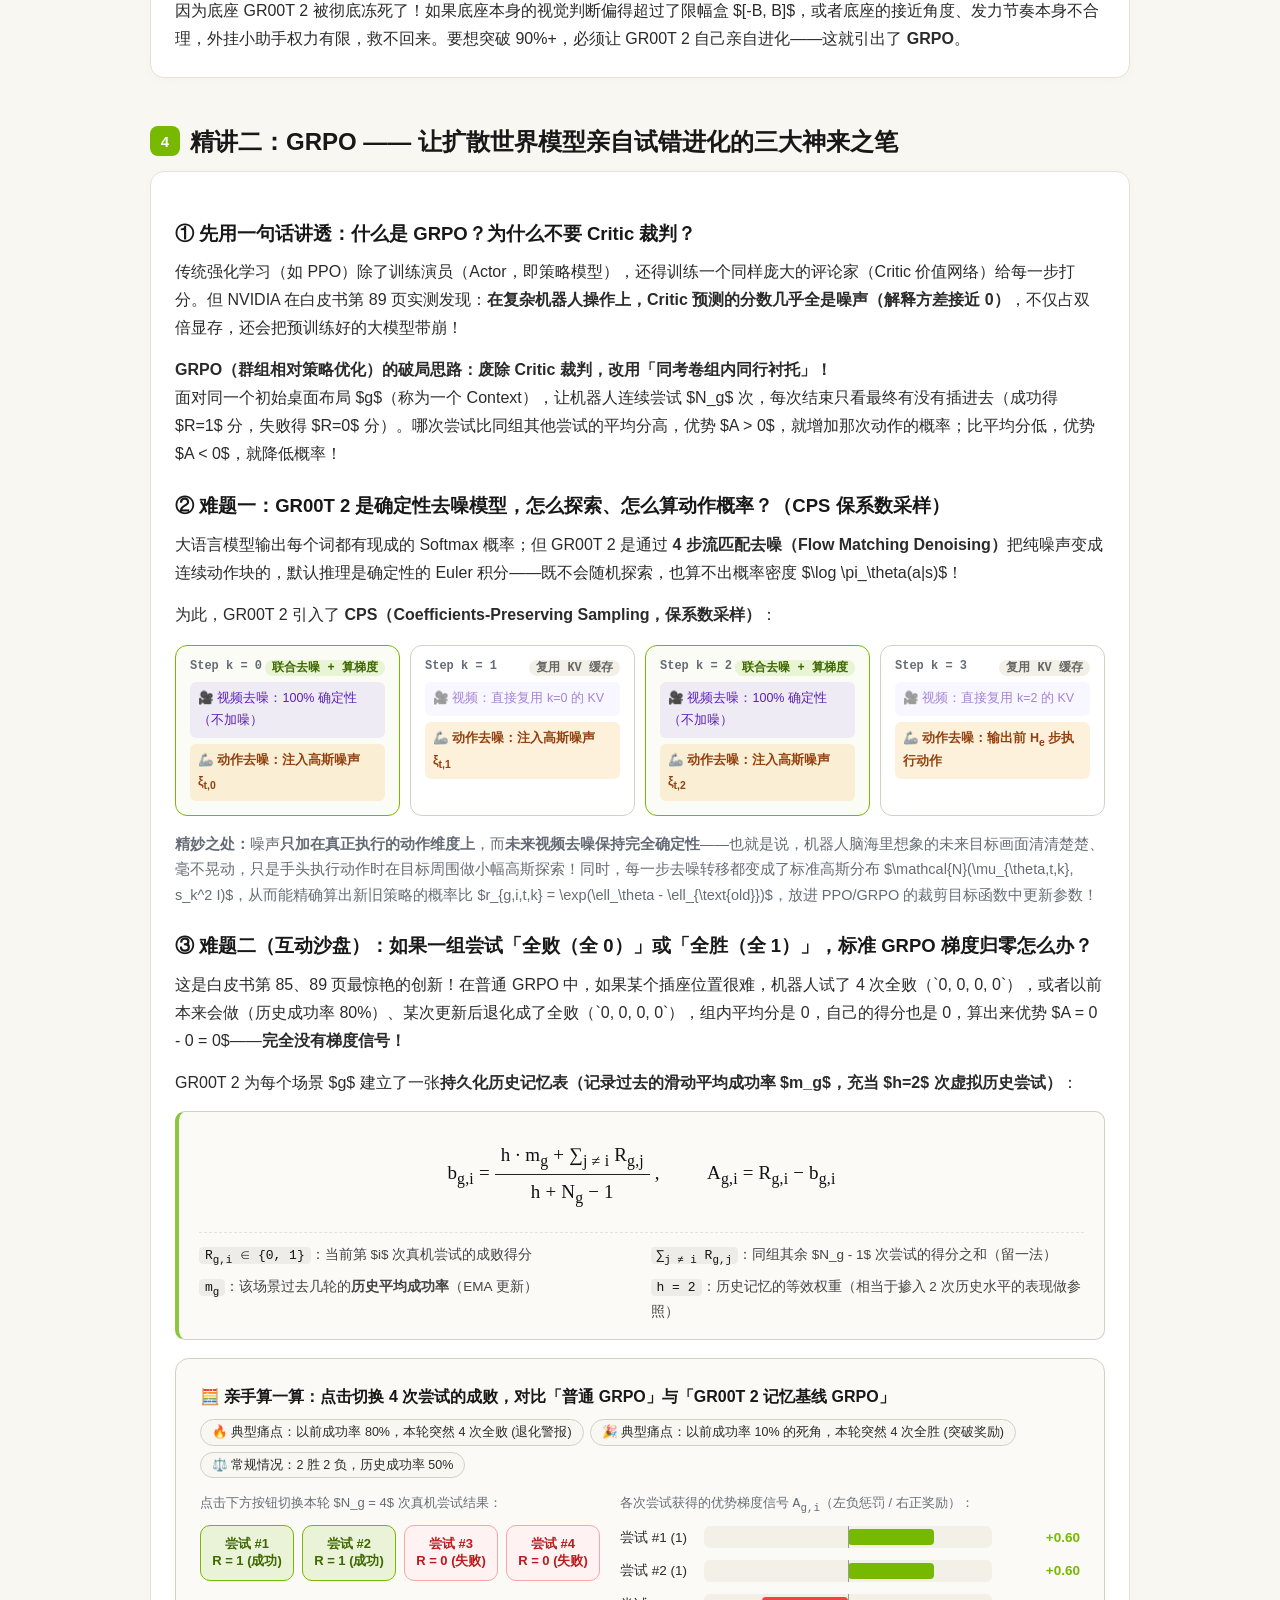
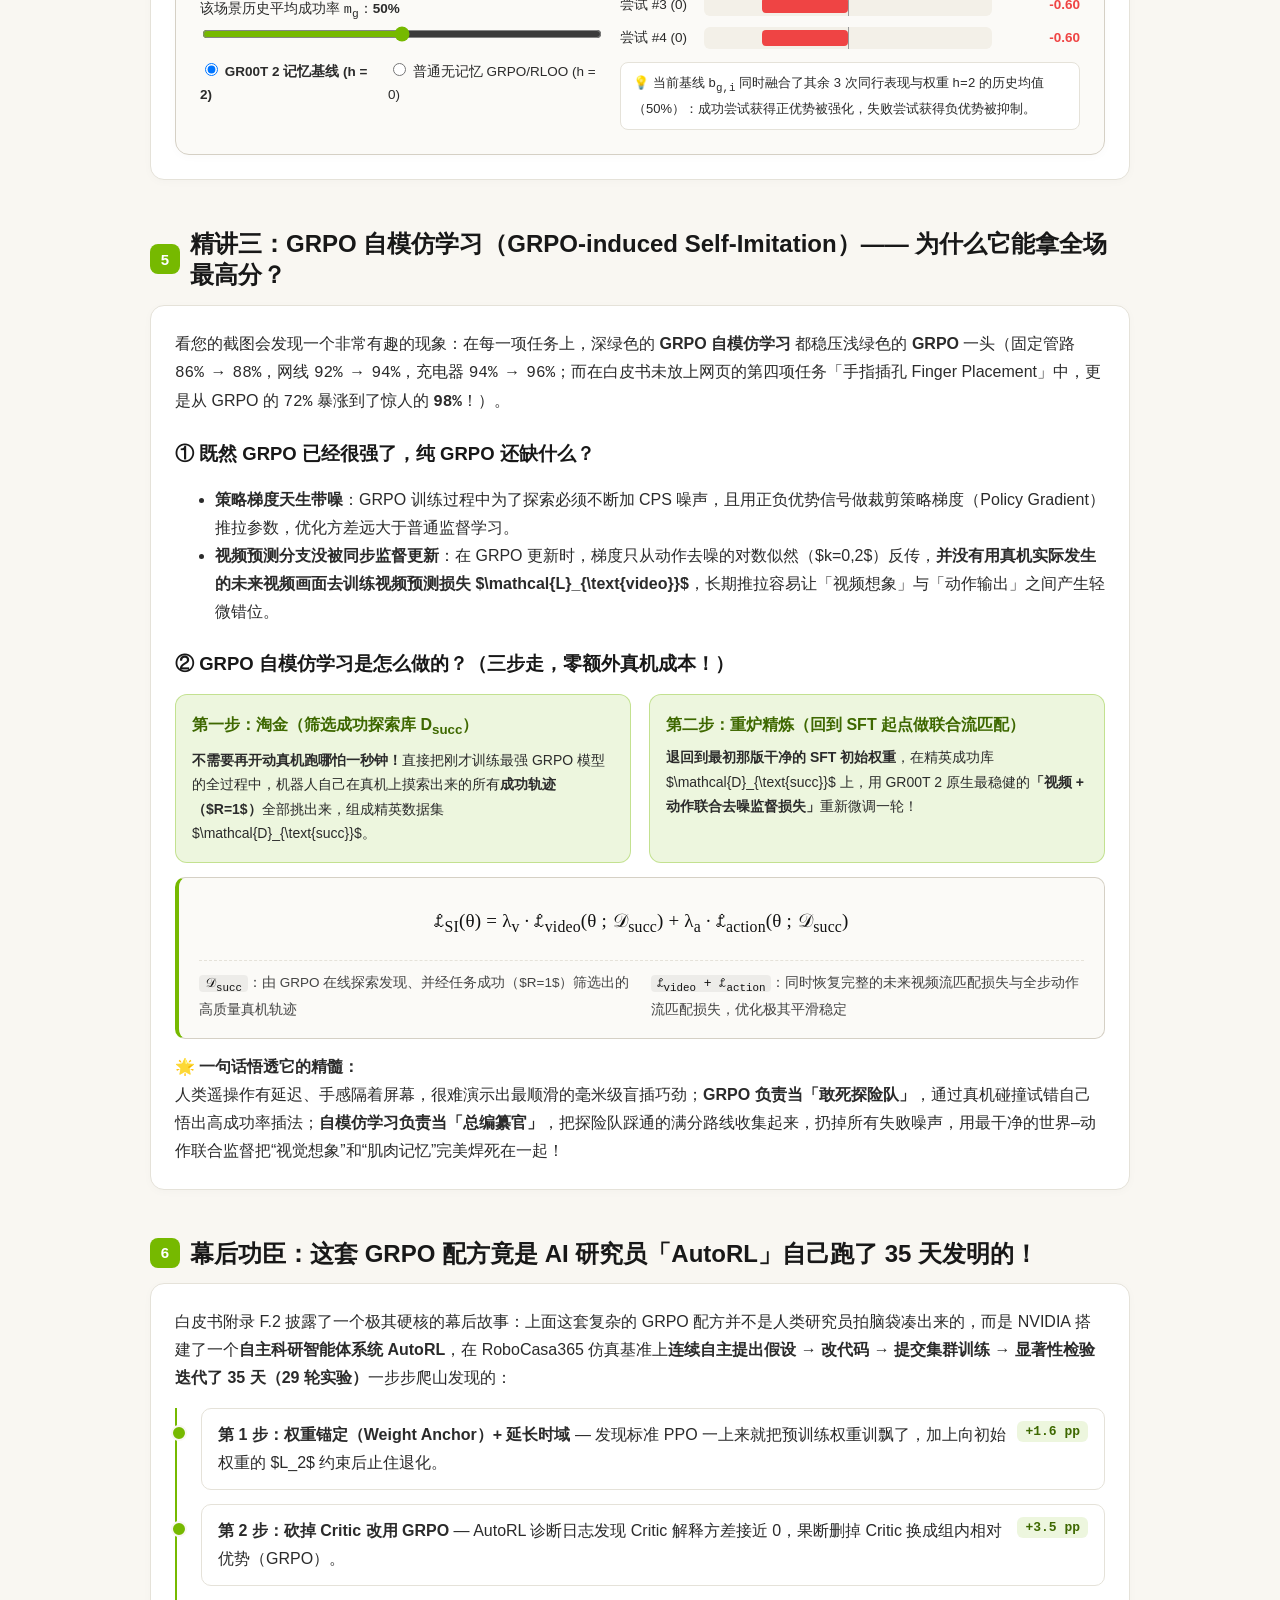
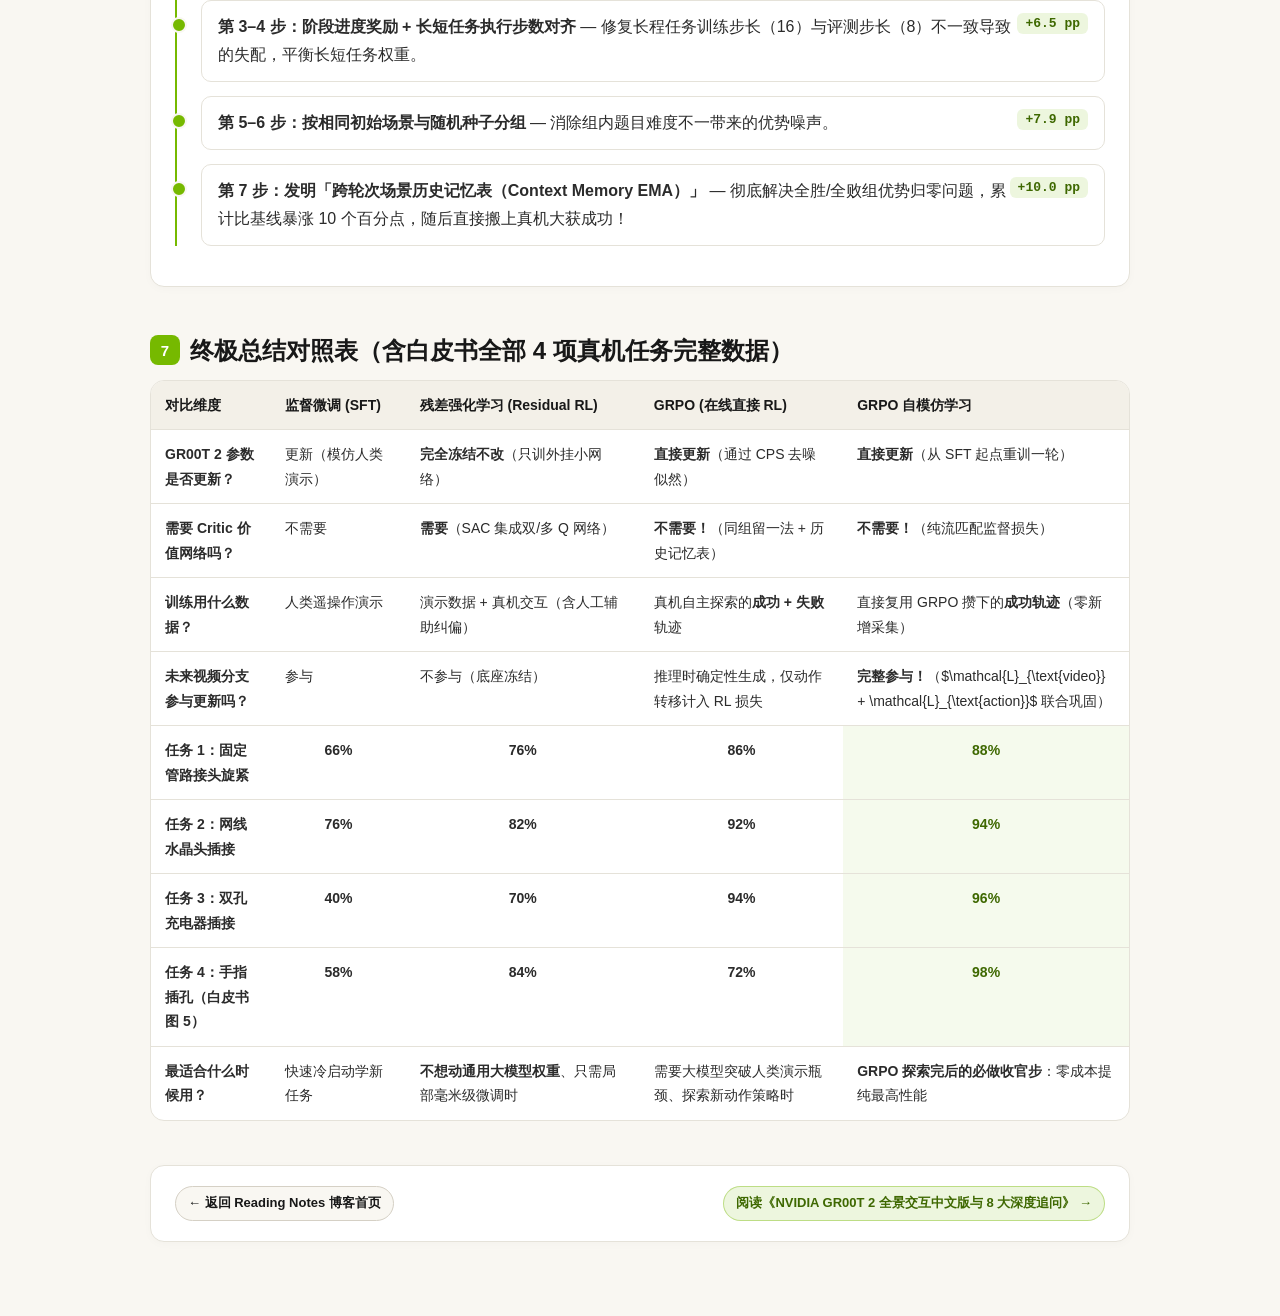
<file: posts/gr00t-2-rl-tutorial.html>
<!DOCTYPE html>
<html lang="zh-CN">
<head>
  <meta charset="UTF-8">
  <meta name="viewport" content="width=device-width, initial-scale=1.0">
  <meta name="description" content="深入拆解 NVIDIA GR00T 2 真机强化学习后训练：SFT 毫米级卡阻痛点、冻结底座的残差强化学习（Residual RL）、带 CPS 保系数采样与历史记忆基线的 GRPO，以及零额外损耗的 GRPO 自模仿学习，内置两个可交互物理与数学沙盘。">
  <meta name="category" content="Product">
  <meta property="article:section" content="Product">
  <meta name="article-format" content="交互教程">
  <title>GR00T 2 真机强化学习深度图解：从 SFT、残差 RL 到 GRPO 与自模仿学习｜Reading Notes</title>
  <style>
    :root {
      --bg: #f9f7f2;
      --card: #ffffff;
      --panel: #f3f0e8;
      --line: #e5e2d9;
      --rule: #d5d0c5;
      --text: #2b2b2b;
      --muted: #666c75;
      --head: #181818;
      --sft: #5c5c5c;
      --res: #3d7fc7;
      --res-bg: rgba(61, 127, 199, 0.10);
      --grpo: #8cc63f;
      --grpo-ink: #4f7d0e;
      --grpo-bg: rgba(140, 198, 63, 0.14);
      --si: #76b900;
      --si-ink: #3e6800;
      --si-bg: rgba(118, 185, 0, 0.13);
      --warn: #d97706;
      --danger: #dc2626;
      --radius: 14px;
      --font: -apple-system, BlinkMacSystemFont, "PingFang SC", "Hiragino Sans GB", "Noto Sans CJK SC", "Microsoft YaHei", "Segoe UI", sans-serif;
      --mono: ui-monospace, "SF Mono", Menlo, Consolas, monospace;
    }
    * { box-sizing: border-box; }
    html { scroll-behavior: smooth; }
    body {
      margin: 0; background: var(--bg); color: var(--text);
      font-family: var(--font); font-size: 16px; line-height: 1.75;
      -webkit-font-smoothing: antialiased;
    }
    a { color: var(--si-ink); text-decoration: underline; text-underline-offset: 3px; }
    .topbar {
      position: sticky; top: 0; z-index: 50; background: rgba(255,255,255,0.92);
      backdrop-filter: blur(10px); border-bottom: 1px solid var(--line);
      padding: 12px 24px; display: flex; flex-wrap: wrap; align-items: center; justify-content: space-between; gap: 12px;
    }
    .topbar .brand { font-weight: 700; color: var(--head); font-size: 15px; display: flex; align-items: center; gap: 8px; }
    .topbar .dot { width: 10px; height: 10px; border-radius: 3px; background: var(--si); display: inline-block; }
    .topbar nav { display: flex; flex-wrap: wrap; gap: 6px 14px; font-size: 13.5px; }
    .topbar nav a { color: var(--muted); text-decoration: none; font-weight: 500; }
    .topbar nav a:hover { color: var(--si-ink); }

    .wrap { max-width: 1020px; margin: 0 auto; padding: 36px 20px 80px; }
    .hero-card {
      background: linear-gradient(135deg, #1b2214 0%, #14181d 100%);
      color: #f4f6f0; border-radius: 20px; padding: 36px 34px; margin-bottom: 36px;
      box-shadow: 0 12px 32px rgba(0,0,0,0.10);
    }
    .badge-row { display: flex; flex-wrap: wrap; gap: 8px; margin-bottom: 14px; }
    .pill {
      font-size: 12px; font-weight: 600; padding: 4px 11px; border-radius: 999px;
      background: rgba(118, 185, 0, 0.22); color: #b9ec65; letter-spacing: 0.03em;
    }
    .pill.blue { background: rgba(61, 127, 199, 0.25); color: #93c5fd; }
    .hero-card h1 { margin: 0 0 12px; font-size: clamp(26px, 3.6vw, 38px); line-height: 1.25; color: #fff; }
    .hero-card p { margin: 0; color: #cfd6c8; font-size: 16px; max-width: 840px; }
    .note-typo {
      margin-top: 16px; padding: 10px 14px; border-radius: 10px;
      background: rgba(255,255,255,0.08); border-left: 3px solid var(--si);
      font-size: 14px; color: #e6ecd9;
    }

    section { margin-top: 48px; scroll-margin-top: 72px; }
    h2 {
      font-size: 24px; color: var(--head); margin: 0 0 14px;
      display: flex; align-items: center; gap: 10px; line-height: 1.3;
    }
    h2 .num {
      display: inline-grid; place-items: center; width: 30px; height: 30px;
      border-radius: 8px; background: var(--si); color: #fff; font-size: 15px; font-weight: 700; flex: none;
    }
    h3 { font-size: 18.5px; color: var(--head); margin: 22px 0 8px; }
    p { margin: 0 0 14px; }

    .card {
      background: var(--card); border: 1px solid var(--line); border-radius: var(--radius);
      padding: 24px; box-shadow: 0 2px 10px rgba(0,0,0,0.025); margin-bottom: 18px;
    }
    .grid-2 { display: grid; grid-template-columns: 1fr; gap: 18px; }
    .grid-4 { display: grid; grid-template-columns: 1fr; gap: 14px; }
    @media (min-width: 760px) {
      .grid-2 { grid-template-columns: 1fr 1fr; }
      .grid-4 { grid-template-columns: repeat(4, 1fr); }
    }

    /* 4大方法总览卡片 */
    .m-card {
      background: var(--card); border: 1.5px solid var(--line); border-radius: var(--radius);
      padding: 18px; display: flex; flex-direction: column; gap: 8px; position: relative; overflow: hidden;
    }
    .m-card::before { content: ""; position: absolute; left: 0; top: 0; right: 0; height: 5px; background: var(--c); }
    .m-card .tag { font-size: 12px; font-weight: 700; color: var(--c); text-transform: uppercase; letter-spacing: 0.05em; }
    .m-card h4 { margin: 0; font-size: 17px; color: var(--head); }
    .m-card .metaphor { font-size: 13.5px; background: var(--panel); padding: 7px 10px; border-radius: 8px; color: #333; font-weight: 500; }
    .m-card p { font-size: 13.5px; color: var(--muted); margin: 0; line-height: 1.6; }
    .m-card .score { margin-top: auto; padding-top: 10px; border-top: 1px dashed var(--line); font-size: 13px; display: flex; justify-content: space-between; }
    .m-card .score b { font-size: 18px; color: var(--head); font-variant-numeric: tabular-nums; }

    /* 公式详解框 */
    .formula-box {
      background: #fbfaf7; border: 1px solid var(--rule); border-left: 4px solid var(--c, var(--si));
      border-radius: 10px; padding: 16px 20px; margin: 14px 0;
    }
    .formula-box .eq {
      font-family: "Cambria Math", "Times New Roman", serif; font-size: 19px; color: #111;
      text-align: center; padding: 10px 0; overflow-x: auto; letter-spacing: 0.01em;
    }
    .formula-box .terms {
      display: grid; grid-template-columns: 1fr; gap: 6px; margin-top: 10px; padding-top: 10px;
      border-top: 1px dashed var(--line); font-size: 13.5px; color: #444;
    }
    @media (min-width: 680px) { .formula-box .terms { grid-template-columns: 1fr 1fr; column-gap: 18px; } }
    .formula-box code {
      font-family: var(--mono); background: rgba(0,0,0,0.055); padding: 1px 6px; border-radius: 4px; font-size: 13px; color: #111;
    }

    /* 交互沙盘 1：充电器插接模拟器 */
    .sim-panel {
      background: var(--card); border: 1.5px solid var(--rule); border-radius: 16px; overflow: hidden;
      box-shadow: 0 6px 24px rgba(0,0,0,0.05);
    }
    .sim-tabs {
      display: flex; flex-wrap: wrap; background: var(--panel); border-bottom: 1px solid var(--line); padding: 8px; gap: 6px;
    }
    .sim-tab {
      flex: 1 1 180px; appearance: none; border: 1px solid transparent; background: transparent;
      padding: 10px 12px; border-radius: 10px; cursor: pointer; font: 600 14px/1.3 var(--font);
      color: var(--muted); display: flex; align-items: center; justify-content: center; gap: 8px; transition: all .2s;
    }
    .sim-tab i { width: 10px; height: 10px; border-radius: 3px; display: inline-block; }
    .sim-tab:hover { background: rgba(255,255,255,0.6); color: var(--head); }
    .sim-tab.on { background: #fff; color: var(--head); border-color: var(--rule); box-shadow: 0 2px 6px rgba(0,0,0,0.06); }
    .sim-body { display: grid; grid-template-columns: 1fr; gap: 0; }
    @media (min-width: 820px) { .sim-body { grid-template-columns: 1.35fr 1fr; } }
    .sim-canvas-wrap { background: #14181d; position: relative; display: flex; flex-direction: column; align-items: center; justify-content: center; padding: 16px; }
    canvas#plugSim { width: 100%; max-width: 540px; height: auto; aspect-ratio: 540 / 340; border-radius: 10px; background: #1b2028; }
    .sim-Side { padding: 22px; display: flex; flex-direction: column; justify-content: space-between; gap: 14px; border-top: 1px solid var(--line); }
    @media (min-width: 820px) { .sim-Side { border-top: 0; border-left: 1px solid var(--line); } }
    .btn-run {
      appearance: none; border: 0; background: var(--si); color: #fff; font: 700 15px/1 var(--font);
      padding: 13px 20px; border-radius: 10px; cursor: pointer; transition: background .2s, transform .1s;
      display: inline-flex; align-items: center; justify-content: center; gap: 8px; width: 100%;
    }
    .btn-run:hover { background: #65a000; }
    .btn-run:active { transform: scale(0.99); }
    .stat-strip { display: grid; grid-template-columns: repeat(3, 1fr); gap: 8px; text-align: center; background: var(--bg); padding: 10px; border-radius: 10px; }
    .stat-strip div span { display: block; font-size: 11.5px; color: var(--muted); }
    .stat-strip div b { font-size: 19px; color: var(--head); font-variant-numeric: tabular-nums; }

    /* 交互沙盘 2：GRPO 优势计算器 */
    .calc-grid { display: grid; grid-template-columns: 1fr; gap: 20px; align-items: start; }
    @media (min-width: 780px) { .calc-grid { grid-template-columns: 1fr 1.15fr; } }
    .rollout-btns { display: grid; grid-template-columns: repeat(4, 1fr); gap: 8px; margin: 10px 0 16px; }
    .r-btn {
      appearance: none; border: 1.5px solid var(--rule); background: #fff; border-radius: 10px;
      padding: 10px 6px; cursor: pointer; font: 600 13px/1.3 var(--font); text-align: center; transition: all .15s;
    }
    .r-btn.win { border-color: var(--si); background: var(--si-bg); color: var(--si-ink); }
    .r-btn.lose { border-color: #fca5a5; background: #fef2f2; color: #b91c1c; }
    .preset-row { display: flex; flex-wrap: wrap; gap: 6px; margin-bottom: 14px; }
    .preset-btn {
      appearance: none; border: 1px solid var(--rule); background: var(--bg); border-radius: 999px;
      padding: 4px 11px; font: 500 12.5px/1.3 var(--font); cursor: pointer; color: var(--text);
    }
    .preset-btn:hover { border-color: var(--si); color: var(--si-ink); }
    .adv-bars { display: flex; flex-direction: column; gap: 10px; }
    .adv-row { display: grid; grid-template-columns: 74px 1fr 78px; align-items: center; gap: 10px; font-size: 13.5px; }
    .adv-track { height: 22px; background: var(--panel); border-radius: 6px; position: relative; overflow: hidden; }
    .adv-track::after { content: ""; position: absolute; left: 50%; top: 0; bottom: 0; width: 1.5px; background: #999; }
    .adv-fill { position: absolute; top: 3px; bottom: 3px; border-radius: 4px; transition: all .25s ease; }

    /* CPS 4步去噪流程图 */
    .cps-flow { display: grid; grid-template-columns: repeat(4, 1fr); gap: 10px; margin: 16px 0; overflow-x: auto; }
    @media (max-width: 720px) { .cps-flow { grid-template-columns: 1fr 1fr; } }
    .cps-step {
      border: 1.5px solid var(--rule); border-radius: 12px; padding: 14px; background: #fff; position: relative;
    }
    .cps-step.joint { border-color: var(--si); background: rgba(118,185,0,0.04); }
    .cps-step .k { font: 700 12px/1 var(--mono); color: var(--muted); margin-bottom: 6px; display: flex; justify-content: space-between; }
    .cps-step.joint .k span.b { color: var(--si-ink); background: var(--si-bg); padding: 2px 7px; border-radius: 99px; }
    .cps-step .k span.c { color: #666; background: var(--panel); padding: 2px 7px; border-radius: 99px; }
    .cps-lane { font-size: 12.5px; padding: 6px 8px; border-radius: 6px; margin-top: 6px; }
    .cps-lane.vid { background: rgba(139, 92, 246, 0.10); color: #5b21b6; }
    .cps-lane.act { background: rgba(245, 158, 11, 0.14); color: #92400e; font-weight: 600; }

    /* 对比表格 */
    .tbl-wrap { overflow-x: auto; border: 1px solid var(--line); border-radius: var(--radius); background: #fff; }
    table { width: 100%; border-collapse: collapse; font-size: 14px; min-width: 680px; }
    th, td { padding: 12px 14px; text-align: left; border-bottom: 1px solid var(--line); vertical-align: top; }
    th { background: var(--panel); color: var(--head); font-weight: 700; white-space: nowrap; }
    tr:last-child td { border-bottom: 0; }
    td.num { text-align: center; font-variant-numeric: tabular-nums; font-weight: 600; }
    td.best { color: var(--si-ink); font-weight: 700; background: rgba(118,185,0,0.07); }

    /* AutoRL 时间线 */
    .timeline { position: relative; padding-left: 24px; border-left: 2px solid var(--si); display: grid; gap: 14px; margin: 16px 0; }
    .tl-item { position: relative; background: #fff; border: 1px solid var(--line); border-radius: 10px; padding: 12px 16px; }
    .tl-item::before {
      content: ""; position: absolute; left: -31px; top: 16px; width: 12px; height: 12px;
      border-radius: 50%; background: var(--si); border: 2px solid var(--bg);
    }
    .tl-item .gain { float: right; font: 700 13px/1 var(--mono); color: var(--si-ink); background: var(--si-bg); padding: 4px 8px; border-radius: 6px; }

    /* 真机视频预览小卡片 */
    .vid-grid { display: grid; grid-template-columns: 1fr; gap: 14px; margin-top: 16px; }
    @media (min-width: 760px) { .vid-grid { grid-template-columns: repeat(3, 1fr); } }
    .vid-card { background: #fff; border: 1px solid var(--line); border-radius: 12px; overflow: hidden; }
    .vid-card video { width: 100%; aspect-ratio: 16/9; object-fit: cover; display: block; background: #000; }
    .vid-card .vc-body { padding: 10px 12px; font-size: 13px; }
    .vid-card .vc-body b { display: block; color: var(--head); font-size: 14px; margin-bottom: 4px; }

    .home-back-pill {
      display: inline-flex; align-items: center; gap: 5px; font-size: 13px; font-weight: 600;
      color: var(--head); background: var(--bg); border: 1px solid var(--rule); padding: 5px 12px;
      border-radius: 999px; text-decoration: none; transition: all .16s ease; white-space: nowrap;
    }
    .home-back-pill:hover { border-color: var(--si); color: var(--si-ink); background: #fff; }
    .home-back-pill.green { background: var(--si-bg); border-color: rgba(118, 185, 0, .4); color: var(--si-ink); }
    .home-back-pill.green:hover { background: var(--si); color: #fff; border-color: var(--si); }
    .bottom-nav-bar {
      margin-top: 44px; padding: 20px 24px; border-radius: var(--radius); background: #fff;
      border: 1px solid var(--line); display: flex; flex-wrap: wrap; align-items: center;
      justify-content: space-between; gap: 12px; box-shadow: 0 2px 10px rgba(0,0,0,0.025);
    }
  </style>
</head>
<body>

<header class="topbar">
  <div class="brand" style="flex-wrap:wrap;gap:10px">
    <a class="home-back-pill" href="../index.html">← 返回博客首页</a>
    <a class="home-back-pill green" href="nvidia-gr00t-2.html">← GR00T 2 全景主页</a>
    <span style="display:inline-flex;align-items:center;gap:8px"><span class="dot"></span>GR00T 2 强化学习后训练 · 交互式深度教程</span>
  </div>
  <nav>
    <a href="#why">为什么 SFT 不够</a>
    <a href="#overview">四大方法全景</a>
    <a href="#sim">交互插接模拟</a>
    <a href="#residual">1. 残差 RL</a>
    <a href="#grpo">2. GRPO 与记忆沙盘</a>
    <a href="#self-imitation">3. GRPO 自模仿</a>
    <a href="#autorl">AutoRL 演化史</a>
    <a href="#compare">终极对比表</a>
  </nav>
</header>

<main class="wrap">

  <!-- 首屏导读 -->
  <div class="hero-card">
    <div class="badge-row">
      <span class="pill">GR00T 2 白皮书第 3.3 节 &amp; 附录 F 精讲</span>
      <span class="pill blue">含 2 个可交互物理/数学沙盘</span>
    </div>
    <h1>从 40% 到 96%：彻底搞懂残差强化学习、GRPO 与 GRPO 自模仿学习</h1>
    <p>在旋紧固定管路、插网线水晶头、插双孔充电器等毫米级「富接触（Contact-rich）」任务上，为什么普通监督微调（SFT）频频卡壳？NVIDIA 如何用三条互补的强化学习路线让 20 亿参数的世界–动作模型完成自我进化？本页用最直白的比喻、可动手的模拟器和逐行拆解的公式带你一次学透。</p>
    <div class="note-typo">
      💡 <strong>术语小提示：</strong>您提到的 <code>GROP</code> 原文缩写是 <strong>GRPO（Group Relative Policy Optimization，群组相对策略优化）</strong>——最早由 DeepSeek 在数学推理大模型中提出，GR00T 2 团队首次将其深度改造并成功搬上了「视频–动作联合扩散模型」与真实机器人。
    </div>
  </div>

  <!-- 第 0 节：为什么 SFT 不够 -->
  <section id="why">
    <h2><span class="num">0</span>先看痛点：为什么「监督微调 SFT」插充电器只有 40% 成功率？</h2>
    <div class="card">
      <p>在截图中，最右侧灰色柱子 <strong>监督微调（SFT）</strong> 是所有强化学习方法的<strong>共同起跑线</strong>（固定管路 <code>66%</code>、网线插接 <code>76%</code>、充电器插接仅 <code>40%</code>，白皮书里还有一项手指插孔 <code>58%</code>）。为什么人类明明演示了几十上百次正确插法，SFT 还是经常失败？</p>
      <div class="grid-2" style="margin-top:12px">
        <div style="background:var(--bg);padding:16px;border-radius:10px;border-left:3px solid var(--sft)">
          <strong style="color:var(--head)">痛点 1：没见过「失误边缘」怎么救场（复合误差）</strong>
          <p style="font-size:14px;margin:6px 0 0;color:var(--muted)">人类遥操作数据里几乎全是顺利对准插进去的轨迹。真机执行时只要受光照或机械回差影响偏了 <strong>1 毫米</strong>，插头顶在插座塑料边缘上——SFT 从没在训练数据里见过“顶住卡死”的状态，只能原地死顶直到超时。</p>
        </div>
        <div style="background:var(--bg);padding:16px;border-radius:10px;border-left:3px solid var(--danger)">
          <strong style="color:var(--head)">痛点 2：SFT 没有「成败」概念（1 毫米之差 = 天壤之别）</strong>
          <p style="font-size:14px;margin:6px 0 0;color:var(--muted)">SFT 的损失函数只是对比动作数值差。在数学上，“对准插孔”和“偏了 1.2 毫米戳在插座外壳上”的动作误差极小；但在物理世界里，前者是 <strong>100% 通电成功</strong>，后者是 <strong>0% 彻底失败</strong>。只有强化学习的<strong>成败奖励信号（0 或 1）</strong>能教会模型跨过这最后 1 毫米！</p>
        </div>
      </div>
    </div>
  </section>

  <!-- 第 1 节：四大方法一图总览 -->
  <section id="overview">
    <h2><span class="num">1</span>四大方法全景对比：两条截然不同的进化哲学</h2>
    <p>所有方法都从<strong>同一个 SFT 模型权重</strong>出发，随后分成了两大流派：<strong>「冻结大模型 + 外挂小助手纠偏（残差 RL）」</strong> 与 <strong>「直接进化大模型本体（GRPO → GRPO 自模仿）」</strong>。</p>

    <div class="grid-4">
      <div class="m-card" style="--c: var(--sft)">
        <span class="tag">基线起点 · SFT</span>
        <h4>监督微调</h4>
        <div class="metaphor">📖 照本宣科的学生：只背过标准答案，考场一偏题就懵</div>
        <p>纯粹模仿人类演示的视频与动作去噪轨迹，没有真机试错反馈，遇毫米级卡阻无法自救。</p>
        <div class="score"><span>充电器成功率</span><b>40%</b></div>
      </div>

      <div class="m-card" style="--c: var(--res)">
        <span class="tag">路线 A · 外挂纠偏</span>
        <h4>残差强化学习</h4>
        <div class="metaphor">🧭 老师傅掌大舵 + 副驾微调方向盘</div>
        <p><strong>完全冻结 GR00T 2 不动</strong>，外挂一个超轻量 SAC 小网络，只在插接阶段给末端叠加毫米级修正偏移。</p>
        <div class="score"><span>充电器成功率</span><b style="color:var(--res)">70%</b></div>
      </div>

      <div class="m-card" style="--c: var(--grpo)">
        <span class="tag">路线 B1 · 在线试错</span>
        <h4>GRPO</h4>
        <div class="metaphor">🎯 同题刷 6 遍，废除裁判，靠「同行衬托」进化</div>
        <p>直接更新 GR00T 2！注入 CPS 动作探索噪声，同一场景试多次，高于组内及历史均分的动作被强化。</p>
        <div class="score"><span>充电器成功率</span><b style="color:var(--grpo-ink)">94%</b></div>
      </div>

      <div class="m-card" style="--c: var(--si)">
        <span class="tag">路线 B2 · 提纯沉淀</span>
        <h4>GRPO 自模仿学习</h4>
        <div class="metaphor">🏆 把探险踩通的满分路线，编成新教材重学一遍</div>
        <p><strong>零额外真机采集！</strong>挑出 GRPO 探索出的成功轨迹，回到 SFT 起点用最稳的「视频+动作联合监督」重训一轮。</p>
        <div class="score"><span>充电器成功率</span><b style="color:var(--si-ink)">96%</b></div>
      </div>
    </div>

    <!-- 真机实拍视频对照 -->
    <div class="vid-grid">
      <div class="vid-card">
        <video src="https://research.nvidia.com/labs/gear/gr00t-2/assets/video/rl_screw_pipe_v10.mp4" poster="https://research.nvidia.com/labs/gear/gr00t-2/assets/poster/rl_screw_pipe_v10.jpg" muted loop playsinline controls preload="metadata"></video>
        <div class="vc-body"><b>任务 1：固定管路接头旋紧</b>SFT 66% → 残差 RL 76% → GRPO 86% → <b>自模仿 88%</b></div>
      </div>
      <div class="vid-card">
        <video src="https://research.nvidia.com/labs/gear/gr00t-2/assets/video/rl_cable.mp4" poster="https://research.nvidia.com/labs/gear/gr00t-2/assets/poster/rl_cable.jpg" muted loop playsinline controls preload="metadata"></video>
        <div class="vc-body"><b>任务 2：以太网线水晶头插接</b>SFT 76% → 残差 RL 82% → GRPO 92% → <b>自模仿 94%</b></div>
      </div>
      <div class="vid-card">
        <video src="https://research.nvidia.com/labs/gear/gr00t-2/assets/video/rl_charger.mp4" poster="https://research.nvidia.com/labs/gear/gr00t-2/assets/poster/rl_charger.jpg" muted loop playsinline controls preload="metadata"></video>
        <div class="vc-body"><b>任务 3：双孔充电器精准插入</b>SFT 40% → 残差 RL 70% → GRPO 94% → <b>自模仿 96%</b></div>
      </div>
    </div>
  </section>

  <!-- 交互沙盘 1：可视化充电器插接模拟器 -->
  <section id="sim">
    <h2><span class="num">2</span>动手体验：四种策略「插充电器」物理过程可视化模拟</h2>
    <p>点击下方四个选项卡并按 <strong>「▶ 模拟执行一批插接」</strong>，直观观察四种算法在面对<strong>初始对准偏差与插座边缘碰撞</strong>时的真实行为差异：</p>

    <div class="sim-panel">
      <div class="sim-tabs" id="simTabs">
        <button type="button" class="sim-tab on" data-mode="sft"><i style="background:var(--sft)"></i>1. 监督微调 (SFT)</button>
        <button type="button" class="sim-tab" data-mode="res"><i style="background:var(--res)"></i>2. 残差强化学习 (Residual RL)</button>
        <button type="button" class="sim-tab" data-mode="grpo"><i style="background:var(--grpo)"></i>3. GRPO 群组探索</button>
        <button type="button" class="sim-tab" data-mode="si"><i style="background:var(--si)"></i>4. GRPO 自模仿学习</button>
      </div>
      <div class="sim-body">
        <div class="sim-canvas-wrap">
          <canvas id="plugSim" width="540" height="340"></canvas>
        </div>
        <div class="sim-Side">
          <div>
            <h3 id="simTitle" style="margin-top:0">1. 监督微调 (SFT)</h3>
            <p id="simDesc" style="font-size:14px;color:var(--muted)"></p>
            <div id="simKeyPoint" style="font-size:13px;background:var(--panel);padding:10px 12px;border-radius:8px;color:#333"></div>
          </div>
          <div>
            <div class="stat-strip" style="margin-bottom:12px">
              <div><span>论文真机成功率</span><b id="paperSR">40%</b></div>
              <div><span>本轮模拟成功</span><b id="simHit">0 / 0</b></div>
              <div><span>更新哪些参数</span><b id="simParam" style="font-size:13.5px">—</b></div>
            </div>
            <button type="button" class="btn-run" id="runSimBtn">▶ 模拟执行一批插接 (8 条轨迹)</button>
          </div>
        </div>
      </div>
    </div>
  </section>

  <!-- 第 3 节：深度拆解残差强化学习 -->
  <section id="residual">
    <h2><span class="num">3</span>精讲一：残差强化学习（Residual RL）——不动大模型的「微操外挂」</h2>
    <div class="card">
      <p><strong>核心动机（白皮书附录 F.1.2）：</strong>GR00T 2 预训练了 40 多万小时视频，具备极强的通用视觉理解力。如果我们担心直接改大模型参数会把它原本会的技能“训坏（灾难性遗忘）”，能不能<strong>把 GR00T 2 彻底冻住（Frozen）</strong>，只在最需要精度的插接阶段，外挂一个小巧的神经网络专门做“毫米级微调纠偏”？这就是<strong>残差强化学习（Residual RL）</strong>。</p>

      <h3>① 它是怎么接在 GR00T 2 后面的？</h3>
      <p>在每个控制步 $j$，系统先让冻结的 GR00T 2 正常预测出末端目标位姿 $x^{\text{GR00T 2}}_j$；与此同时，一个轻量级的<strong>高斯残差策略小网络 $\pi_\varphi$</strong> 读取「当前相机图像 + 本体关节角 + GR00T 2 预测的末端目标 + 当前已累积偏移量 $o_j$」，输出一个微小的修正动作 $a_j \in [-1, 1]$：</p>

      <div class="formula-box" style="--c: var(--res)">
        <div class="eq">
          o<sub>j+1</sub> = clip( o<sub>j</sub> + &gamma; &middot; &delta; &middot; a<sub>j</sub> , &minus;B , +B ) , &emsp;&emsp;
          x<sup>cmd</sup><sub>j</sub> = x<sup>GR00T 2</sup><sub>j</sub> &oplus; o<sub>j</sub>
        </div>
        <div class="terms">
          <div><code>x<sup>GR00T 2</sup><sub>j</sub></code>：冻结底座 GR00T 2 给出的粗略末端目标</div>
          <div><code>a<sub>j</sub></code>：残差小网络实时输出的微调增量指令</div>
          <div><code>clip(..., -B, +B)</code>：<strong>安全硬限幅</strong>，保证小助手最多只能在底座周围偏移几毫米，绝不会乱挥机械臂</div>
          <div><code>&oplus; o<sub>j</sub></code>：将累积偏移量叠加到底座目标上，作为最终发给机械臂的指令 <code>x<sup>cmd</sup><sub>j</sub></code></div>
        </div>
      </div>

      <h3>② 小网络怎么训练？（HIL-SERL + SAC 算法）</h3>
      <p>残差小网络不需要扩散去噪，它只是一个普通的轻量级 MLP/视觉网络，因此可以直接使用经典的 <strong>Soft Actor-Critic (SAC)</strong> 离线+在线强化学习算法（训练时每个 Batch 一半抽历史演示数据，一半抽真机在线试错数据，甚至支持人类在机械臂卡住时顺手推一把提供纠偏示范）。它的损失函数包含三股力量：</p>
      <ul>
        <li><strong>Critic 价值最大化（$-\lambda_Q \bar{Q}_\psi(z, \tilde{a})$）</strong>：往评分裁判认为能成功插进去的方向微调；</li>
        <li><strong>零残差惩罚项（$+\lambda_0 \|\mu_\varphi(z)\|^2$）——“没事别瞎改！”</strong>：只要原版 GR00T 2 走得没问题，强迫小网络输出 0，保持底座原汁原味；</li>
        <li><strong>成功经验克隆（$+\lambda_{\text{bc}} \|\mu_\varphi(z) - a\|^2$）</strong>：一旦试出成功插进去的好偏移，立刻用监督损失把它牢牢记住。</li>
      </ul>

      <p style="margin-bottom:0"><strong>⚖️ 为什么残差 RL 充电器只到 70%，不如 GRPO 的 94%？</strong><br>
      因为底座 GR00T 2 被彻底冻死了！如果底座本身的视觉判断偏得超过了限幅盒 $[-B, B]$，或者底座的接近角度、发力节奏本身不合理，外挂小助手权力有限，救不回来。要想突破 90%+，必须让 GR00T 2 自己亲自进化——这就引出了 <strong>GRPO</strong>。</p>
    </div>
  </section>

  <!-- 第 4 节：深度拆解 GRPO -->
  <section id="grpo">
    <h2><span class="num">4</span>精讲二：GRPO —— 让扩散世界模型亲自试错进化的三大神来之笔</h2>
    <div class="card">
      <h3>① 先用一句话讲透：什么是 GRPO？为什么不要 Critic 裁判？</h3>
      <p>传统强化学习（如 PPO）除了训练演员（Actor，即策略模型），还得训练一个同样庞大的评论家（Critic 价值网络）给每一步打分。但 NVIDIA 在白皮书第 89 页实测发现：<strong>在复杂机器人操作上，Critic 预测的分数几乎全是噪声（解释方差接近 0）</strong>，不仅占双倍显存，还会把预训练好的大模型带崩！</p>
      <p><strong>GRPO（群组相对策略优化）的破局思路：废除 Critic 裁判，改用「同考卷组内同行衬托」！</strong><br>
      面对同一个初始桌面布局 $g$（称为一个 Context），让机器人连续尝试 $N_g$ 次，每次结束只看最终有没有插进去（成功得 $R=1$ 分，失败得 $R=0$ 分）。哪次尝试比同组其他尝试的平均分高，优势 $A > 0$，就增加那次动作的概率；比平均分低，优势 $A < 0$，就降低概率！</p>

      <h3>② 难题一：GR00T 2 是确定性去噪模型，怎么探索、怎么算动作概率？（CPS 保系数采样）</h3>
      <p>大语言模型输出每个词都有现成的 Softmax 概率；但 GR00T 2 是通过 <strong>4 步流匹配去噪（Flow Matching Denoising）</strong>把纯噪声变成连续动作块的，默认推理是确定性的 Euler 积分——既不会随机探索，也算不出概率密度 $\log \pi_\theta(a|s)$！</p>
      <p>为此，GR00T 2 引入了 <strong>CPS（Coefficients-Preserving Sampling，保系数采样）</strong>：</p>

      <div class="cps-flow">
        <div class="cps-step joint">
          <div class="k"><span>Step k = 0</span><span class="b">联合去噪 + 算梯度</span></div>
          <div class="cps-lane vid">🎥 视频去噪：100% 确定性（不加噪）</div>
          <div class="cps-lane act">🦾 动作去噪：注入高斯噪声 &xi;<sub>t,0</sub></div>
        </div>
        <div class="cps-step">
          <div class="k"><span>Step k = 1</span><span class="c">复用 KV 缓存</span></div>
          <div class="cps-lane vid" style="opacity:.55">🎥 视频：直接复用 k=0 的 KV</div>
          <div class="cps-lane act">🦾 动作去噪：注入高斯噪声 &xi;<sub>t,1</sub></div>
        </div>
        <div class="cps-step joint">
          <div class="k"><span>Step k = 2</span><span class="b">联合去噪 + 算梯度</span></div>
          <div class="cps-lane vid">🎥 视频去噪：100% 确定性（不加噪）</div>
          <div class="cps-lane act">🦾 动作去噪：注入高斯噪声 &xi;<sub>t,2</sub></div>
        </div>
        <div class="cps-step">
          <div class="k"><span>Step k = 3</span><span class="c">复用 KV 缓存</span></div>
          <div class="cps-lane vid" style="opacity:.55">🎥 视频：直接复用 k=2 的 KV</div>
          <div class="cps-lane act">🦾 动作去噪：输出前 H<sub>e</sub> 步执行动作</div>
        </div>
      </div>

      <p style="font-size:14.5px;color:var(--muted)"><strong>精妙之处：</strong>噪声<strong>只加在真正执行的动作维度上</strong>，而<strong>未来视频去噪保持完全确定性</strong>——也就是说，机器人脑海里想象的未来目标画面清清楚楚、毫不晃动，只是手头执行动作时在目标周围做小幅高斯探索！同时，每一步去噪转移都变成了标准高斯分布 $\mathcal{N}(\mu_{\theta,t,k}, s_k^2 I)$，从而能精确算出新旧策略的概率比 $r_{g,i,t,k} = \exp(\ell_\theta - \ell_{\text{old}})$，放进 PPO/GRPO 的裁剪目标函数中更新参数！</p>

      <h3>③ 难题二（互动沙盘）：如果一组尝试「全败（全 0）」或「全胜（全 1）」，标准 GRPO 梯度归零怎么办？</h3>
      <p>这是白皮书第 85、89 页最惊艳的创新！在普通 GRPO 中，如果某个插座位置很难，机器人试了 4 次全败（`0, 0, 0, 0`），或者以前本来会做（历史成功率 80%）、某次更新后退化成了全败（`0, 0, 0, 0`），组内平均分是 0，自己的得分也是 0，算出来优势 $A = 0 - 0 = 0$——<strong>完全没有梯度信号！</strong></p>
      <p>GR00T 2 为每个场景 $g$ 建立了一张<strong>持久化历史记忆表（记录过去的滑动平均成功率 $m_g$，充当 $h=2$ 次虚拟历史尝试）</strong>：</p>

      <div class="formula-box" style="--c: var(--grpo)">
        <div class="eq">
          b<sub>g,i</sub> = <span style="display:inline-block;vertical-align:middle;text-align:center"><span style="display:block;border-bottom:1.5px solid #222;padding:0 6px">h &middot; m<sub>g</sub> + &sum;<sub>j &ne; i</sub> R<sub>g,j</sub></span><span style="display:block;padding:0 6px">h + N<sub>g</sub> &minus; 1</span></span>
          , &emsp;&emsp; A<sub>g,i</sub> = R<sub>g,i</sub> &minus; b<sub>g,i</sub>
        </div>
        <div class="terms">
          <div><code>R<sub>g,i</sub> &isin; {0, 1}</code>：当前第 $i$ 次真机尝试的成败得分</div>
          <div><code>&sum;<sub>j &ne; i</sub> R<sub>g,j</sub></code>：同组其余 $N_g - 1$ 次尝试的得分之和（留一法）</div>
          <div><code>m<sub>g</sub></code>：该场景过去几轮的<strong>历史平均成功率</strong>（EMA 更新）</div>
          <div><code>h = 2</code>：历史记忆的等效权重（相当于掺入 2 次历史水平的表现做参照）</div>
        </div>
      </div>

      <!-- 交互沙盘 2：GRPO 优势计算器 -->
      <div class="card" style="background:#fbfaf7;border-color:var(--rule);margin-top:18px;margin-bottom:0">
        <div style="font-weight:700;color:var(--head);margin-bottom:8px">🧮 亲手算一算：点击切换 4 次尝试的成败，对比「普通 GRPO」与「GR00T 2 记忆基线 GRPO」</div>
        <div class="preset-row">
          <button type="button" class="preset-btn" data-p="deg">🔥 典型痛点：以前成功率 80%，本轮突然 4 次全败 (退化警报)</button>
          <button type="button" class="preset-btn" data-p="brk">🎉 典型痛点：以前成功率 10% 的死角，本轮突然 4 次全胜 (突破奖励)</button>
          <button type="button" class="preset-btn" data-p="mix">⚖️ 常规情况：2 胜 2 负，历史成功率 50%</button>
        </div>

        <div class="calc-grid">
          <div>
            <div style="font-size:13px;color:var(--muted)">点击下方按钮切换本轮 $N_g = 4$ 次真机尝试结果：</div>
            <div class="rollout-btns" id="rBtns">
              <button type="button" class="r-btn win" data-i="0">尝试 #1<br><b>R = 1 (成功)</b></button>
              <button type="button" class="r-btn win" data-i="1">尝试 #2<br><b>R = 1 (成功)</b></button>
              <button type="button" class="r-btn lose" data-i="2">尝试 #3<br><b>R = 0 (失败)</b></button>
              <button type="button" class="r-btn lose" data-i="3">尝试 #4<br><b>R = 0 (失败)</b></button>
            </div>
            <label style="display:block;font-size:13.5px;margin-bottom:10px">
              该场景历史平均成功率 <code>m<sub>g</sub></code>：<b id="mgVal">50%</b>
              <input type="range" id="mgSlider" min="0" max="100" value="50" style="width:100%;accent-color:var(--si)">
            </label>
            <div style="display:flex;gap:14px;font-size:13.5px">
              <label style="cursor:pointer"><input type="radio" name="hmode" value="2" checked> <strong>GR00T 2 记忆基线 (h = 2)</strong></label>
              <label style="cursor:pointer"><input type="radio" name="hmode" value="0"> 普通无记忆 GRPO/RLOO (h = 0)</label>
            </div>
          </div>

          <div>
            <div style="font-size:13px;color:var(--muted);margin-bottom:8px">各次尝试获得的优势梯度信号 <code>A<sub>g,i</sub></code>（左负惩罚 / 右正奖励）：</div>
            <div class="adv-bars" id="advBars"></div>
            <div id="calcInsight" style="margin-top:12px;font-size:13px;padding:9px 12px;border-radius:8px;background:#fff;border:1px solid var(--line)"></div>
          </div>
        </div>
      </div>
    </div>
  </section>

  <!-- 第 5 节：深度拆解 GRPO 自模仿学习 -->
  <section id="self-imitation">
    <h2><span class="num">5</span>精讲三：GRPO 自模仿学习（GRPO-induced Self-Imitation）—— 为什么它能拿全场最高分？</h2>
    <div class="card">
      <p>看您的截图会发现一个非常有趣的现象：在每一项任务上，深绿色的 <strong>GRPO 自模仿学习</strong> 都稳压浅绿色的 <strong>GRPO</strong> 一头（固定管路 <code>86% → 88%</code>，网线 <code>92% → 94%</code>，充电器 <code>94% → 96%</code>；而在白皮书未放上网页的第四项任务「手指插孔 Finger Placement」中，更是从 GRPO 的 <code>72%</code> 暴涨到了惊人的 <strong><code>98%</code></strong>！）。</p>

      <h3>① 既然 GRPO 已经很强了，纯 GRPO 还缺什么？</h3>
      <ul>
        <li><strong>策略梯度天生带噪</strong>：GRPO 训练过程中为了探索必须不断加 CPS 噪声，且用正负优势信号做裁剪策略梯度（Policy Gradient）推拉参数，优化方差远大于普通监督学习。</li>
        <li><strong>视频预测分支没被同步监督更新</strong>：在 GRPO 更新时，梯度只从动作去噪的对数似然（$k=0,2$）反传，<strong>并没有用真机实际发生的未来视频画面去训练视频预测损失 $\mathcal{L}_{\text{video}}$</strong>，长期推拉容易让「视频想象」与「动作输出」之间产生轻微错位。</li>
      </ul>

      <h3>② GRPO 自模仿学习是怎么做的？（三步走，零额外真机成本！）</h3>
      <div class="grid-2" style="margin: 14px 0">
        <div style="background:var(--si-bg);border:1px solid rgba(118,185,0,0.35);border-radius:12px;padding:16px">
          <strong style="color:var(--si-ink)">第一步：淘金（筛选成功探索库 D<sub>succ</sub>）</strong>
          <p style="font-size:14px;margin:6px 0 0"><strong>不需要再开动真机跑哪怕一秒钟！</strong>直接把刚才训练最强 GRPO 模型的全过程中，机器人自己在真机上摸索出来的所有<strong>成功轨迹（$R=1$）</strong>全部挑出来，组成精英数据集 $\mathcal{D}_{\text{succ}}$。</p>
        </div>
        <div style="background:var(--si-bg);border:1px solid rgba(118,185,0,0.35);border-radius:12px;padding:16px">
          <strong style="color:var(--si-ink)">第二步：重炉精炼（回到 SFT 起点做联合流匹配）</strong>
          <p style="font-size:14px;margin:6px 0 0"><strong>退回到最初那版干净的 SFT 初始权重</strong>，在精英成功库 $\mathcal{D}_{\text{succ}}$ 上，用 GR00T 2 原生最稳健的<strong>「视频 + 动作联合去噪监督损失」</strong>重新微调一轮！</p>
        </div>
      </div>

      <div class="formula-box" style="--c: var(--si)">
        <div class="eq">
          &#x2112;<sub>SI</sub>(&theta;) = &lambda;<sub>v</sub> &middot; &#x2112;<sub>video</sub>(&theta; ; &#x1D49F;<sub>succ</sub>) + &lambda;<sub>a</sub> &middot; &#x2112;<sub>action</sub>(&theta; ; &#x1D49F;<sub>succ</sub>)
        </div>
        <div class="terms">
          <div><code>&#x1D49F;<sub>succ</sub></code>：由 GRPO 在线探索发现、并经任务成功（$R=1$）筛选出的高质量真机轨迹</div>
          <div><code>&#x2112;<sub>video</sub> + &#x2112;<sub>action</sub></code>：同时恢复完整的未来视频流匹配损失与全步动作流匹配损失，优化极其平滑稳定</div>
        </div>
      </div>

      <p style="margin-bottom:0"><strong>🌟 一句话悟透它的精髓：</strong><br>
      人类遥操作有延迟、手感隔着屏幕，很难演示出最顺滑的毫米级盲插巧劲；<strong>GRPO 负责当「敢死探险队」</strong>，通过真机碰撞试错自己悟出高成功率插法；<strong>自模仿学习负责当「总编纂官」</strong>，把探险队踩通的满分路线收集起来，扔掉所有失败噪声，用最干净的世界–动作联合监督把“视觉想象”和“肌肉记忆”完美焊死在一起！</p>
    </div>
  </section>

  <!-- 第 6 节：AutoRL 彩蛋 -->
  <section id="autorl">
    <h2><span class="num">6</span>幕后功臣：这套 GRPO 配方竟是 AI 研究员「AutoRL」自己跑了 35 天发明的！</h2>
    <div class="card">
      <p>白皮书附录 F.2 披露了一个极其硬核的幕后故事：上面这套复杂的 GRPO 配方并不是人类研究员拍脑袋凑出来的，而是 NVIDIA 搭建了一个<strong>自主科研智能体系统 AutoRL</strong>，在 RoboCasa365 仿真基准上<strong>连续自主提出假设 → 改代码 → 提交集群训练 → 显著性检验迭代了 35 天（29 轮实验）</strong>一步步爬山发现的：</p>
      <div class="timeline">
        <div class="tl-item"><span class="gain">+1.6 pp</span><strong>第 1 步：权重锚定（Weight Anchor）+ 延长时域</strong> — 发现标准 PPO 一上来就把预训练权重训飘了，加上向初始权重的 $L_2$ 约束后止住退化。</div>
        <div class="tl-item"><span class="gain">+3.5 pp</span><strong>第 2 步：砍掉 Critic 改用 GRPO</strong> — AutoRL 诊断日志发现 Critic 解释方差接近 0，果断删掉 Critic 换成组内相对优势（GRPO）。</div>
        <div class="tl-item"><span class="gain">+6.5 pp</span><strong>第 3–4 步：阶段进度奖励 + 长短任务执行步数对齐</strong> — 修复长程任务训练步长（16）与评测步长（8）不一致导致的失配，平衡长短任务权重。</div>
        <div class="tl-item"><span class="gain">+7.9 pp</span><strong>第 5–6 步：按相同初始场景与随机种子分组</strong> — 消除组内题目难度不一带来的优势噪声。</div>
        <div class="tl-item"><span class="gain">+10.0 pp</span><strong>第 7 步：发明「跨轮次场景历史记忆表（Context Memory EMA）」</strong> — 彻底解决全胜/全败组优势归零问题，累计比基线暴涨 10 个百分点，随后直接搬上真机大获成功！</div>
      </div>
    </div>
  </section>

  <!-- 第 7 节：终极横向对比表 -->
  <section id="compare">
    <h2><span class="num">7</span>终极总结对照表（含白皮书全部 4 项真机任务完整数据）</h2>
    <div class="tbl-wrap">
      <table>
        <thead>
          <tr>
            <th>对比维度</th>
            <th>监督微调 (SFT)</th>
            <th>残差强化学习 (Residual RL)</th>
            <th>GRPO (在线直接 RL)</th>
            <th>GRPO 自模仿学习</th>
          </tr>
        </thead>
        <tbody>
          <tr>
            <td><strong>GR00T 2 参数是否更新？</strong></td>
            <td>更新（模仿人类演示）</td>
            <td><strong>完全冻结不改</strong>（只训外挂小网络）</td>
            <td><strong>直接更新</strong>（通过 CPS 去噪似然）</td>
            <td><strong>直接更新</strong>（从 SFT 起点重训一轮）</td>
          </tr>
          <tr>
            <td><strong>需要 Critic 价值网络吗？</strong></td>
            <td>不需要</td>
            <td><strong>需要</strong>（SAC 集成双/多 Q 网络）</td>
            <td><strong>不需要！</strong>（同组留一法 + 历史记忆表）</td>
            <td><strong>不需要！</strong>（纯流匹配监督损失）</td>
          </tr>
          <tr>
            <td><strong>训练用什么数据？</strong></td>
            <td>人类遥操作演示</td>
            <td>演示数据 + 真机交互（含人工辅助纠偏）</td>
            <td>真机自主探索的<strong>成功 + 失败</strong>轨迹</td>
            <td>直接复用 GRPO 攒下的<strong>成功轨迹</strong>（零新增采集）</td>
          </tr>
          <tr>
            <td><strong>未来视频分支参与更新吗？</strong></td>
            <td>参与</td>
            <td>不参与（底座冻结）</td>
            <td>推理时确定性生成，仅动作转移计入 RL 损失</td>
            <td><strong>完整参与！</strong>（$\mathcal{L}_{\text{video}} + \mathcal{L}_{\text{action}}$ 联合巩固）</td>
          </tr>
          <tr>
            <td><strong>任务 1：固定管路接头旋紧</strong></td>
            <td class="num">66%</td>
            <td class="num">76%</td>
            <td class="num">86%</td>
            <td class="num best">88%</td>
          </tr>
          <tr>
            <td><strong>任务 2：网线水晶头插接</strong></td>
            <td class="num">76%</td>
            <td class="num">82%</td>
            <td class="num">92%</td>
            <td class="num best">94%</td>
          </tr>
          <tr>
            <td><strong>任务 3：双孔充电器插接</strong></td>
            <td class="num">40%</td>
            <td class="num">70%</td>
            <td class="num">94%</td>
            <td class="num best">96%</td>
          </tr>
          <tr>
            <td><strong>任务 4：手指插孔（白皮书图 5）</strong></td>
            <td class="num">58%</td>
            <td class="num">84%</td>
            <td class="num">72%</td>
            <td class="num best">98%</td>
          </tr>
          <tr>
            <td><strong>最适合什么时候用？</strong></td>
            <td>快速冷启动学新任务</td>
            <td><strong>不想动通用大模型权重</strong>、只需局部毫米级微调时</td>
            <td>需要大模型突破人类演示瓶颈、探索新动作策略时</td>
            <td><strong>GRPO 探索完后的必做收官步</strong>：零成本提纯最高性能</td>
          </tr>
        </tbody>
      </table>
    </div>
  </section>


  <div class="bottom-nav-bar">
    <a class="home-back-pill" href="../index.html">← 返回 Reading Notes 博客首页</a>
    <a class="home-back-pill green" href="nvidia-gr00t-2.html">阅读《NVIDIA GR00T 2 全景交互中文版与 8 大深度追问》 →</a>
  </div>
</main>

<script>
(() => {
  "use strict";

  /* ==================== 交互沙盘 1：充电器插接物理可视化模拟器 ==================== */
  const canvas = document.getElementById("plugSim");
  const ctx = canvas.getContext("2d");
  const MODES = {
    sft: {
      title: "1. 监督微调 (SFT)",
      paper: "40%",
      param: "预训练后监督微调",
      color: "#9ca3af",
      desc: "SFT 沿着人类演示的平均轨迹向下插。当初始位置有轻微视觉误差（哪怕偏 1.5mm）撞到插座外壳台阶时，它没有学过「微移寻孔」动作，直接死顶在边缘卡住。",
      key: "🔍 观察画面：灰色轨迹一旦偏出中心绿色插孔通道，碰到插座上沿就会直接停滞报错（红叉）。"
    },
    res: {
      title: "2. 残差强化学习 (Residual RL)",
      paper: "70%",
      param: "冻结底座 + 训 SAC 小网络",
      color: "#3d7fc7",
      desc: "底座 GR00T 2 保持冻结（灰色虚线），外挂的蓝色残差小网络在靠近插孔时激活，在安全限幅盒 [-B, +B] 内实时输出横向纠偏偏移 o_j，把不少原本会撞边的轨迹拉回孔内！",
      key: "🔍 观察画面：当初始偏差在蓝色限幅框以内时，小助手能成功纠偏滑入孔中；但若底座偏差超出了限幅框 [-B, +B]，小助手就鞭长莫及了。"
    },
    grpo: {
      title: "3. GRPO 群组在线探索",
      paper: "94%",
      param: "直接更新 2B GR00T 2",
      color: "#8cc63f",
      desc: "通过 CPS 向动作去噪注入探索噪声，机器人自主摸索出「先贴面微探、顺势滑入插孔」的高鲁棒策略！大模型自身的主干轨迹已经学会主动向插孔中心收敛。",
      key: "🔍 观察画面：带有轻微探索摆动的浅绿色轨迹能从较大偏差主动向孔口中心聚拢滑入，仅极少数因探索噪声过大擦边失败。"
    },
    si: {
      title: "4. GRPO 自模仿学习 (Self-Imitation)",
      paper: "96%",
      param: "复用成功轨迹联合精炼 2B 模型",
      color: "#76b900",
      desc: "把 GRPO 探索出的成功轨迹挑出来，回到 SFT 起点用确定性的「视频+动作联合流匹配」重训一轮：既继承了 GRPO 悟出的寻孔巧劲，又去掉了 RL 探索抖动，轨迹又稳又准！",
      key: "🔍 观察画面：深绿色轨迹平滑、果断、低方差地精准滑入插孔，拿下全场最高的 96% 成功率。"
    }
  };

  let curMode = "sft";
  let particles = [];
  let animId = 0;

  const socketX = 270, socketY = 248, holeHalf = 15, boundHalf = 36;

  function setupMode(m) {
    curMode = m;
    const cfg = MODES[m];
    document.getElementById("simTitle").textContent = cfg.title;
    document.getElementById("simDesc").textContent = cfg.desc;
    document.getElementById("simKeyPoint").textContent = cfg.key;
    document.getElementById("paperSR").textContent = cfg.paper;
    document.getElementById("simParam").textContent = cfg.param;
    document.querySelectorAll(".sim-tab").forEach(b => b.classList.toggle("on", b.dataset.mode === m));
    spawnBatch();
  }

  function spawnBatch() {
    cancelAnimationFrame(animId);
    // 固定一组具有代表性的初始横向偏差（涵盖小偏差、中等偏差、较大偏差共 8 条），让对比公平直观
    const offsets = [-54, -38, -24, -10, 9, 22, 35, 50];
    particles = offsets.map((dx, idx) => {
      const startX = socketX + dx;
      const startY = 44;
      return {
        idx, startX, x: startX, y: startY, baseX: startX,
        path: [[startX, startY]], basePath: [[startX, startY]],
        done: false, ok: false, t: 0, delay: idx * 5
      };
    });
    document.getElementById("simHit").textContent = "运行中...";
    tickSim();
  }

  function stepParticle(p) {
    if (p.done) return;
    if (p.delay > 0) { p.delay--; return; }
    p.t++;
    const err0 = p.startX - socketX;

    if (curMode === "sft") {
      // SFT 只有微弱向中趋势，偏差稍大就会撞上插座上沿 y=248
      p.x += (-err0 * 0.0045);
      p.y += 4.2;
    } else if (curMode === "res") {
      // 底座轨迹跟 SFT 一样，但靠近插座 (y > 130) 时残差小网络在 [-26, +26] 限幅内全力往孔中心拉
      p.baseX += (-err0 * 0.0045);
      p.y += 4.2;
      const active = Math.max(0, Math.min(1, (p.y - 115) / 115));
      const maxCorr = 24; // 残差限幅 B
      const desiredCorr = - (p.baseX - socketX) * 0.92;
      const clampedCorr = Math.max(-maxCorr, Math.min(maxCorr, desiredCorr));
      p.x = p.baseX + active * clampedCorr;
      p.basePath.push([p.baseX, p.y]);
    } else if (curMode === "grpo") {
      // GRPO 大模型自身已学会大幅向插座中心对准，但带有轻微 CPS 探索抖动（最外侧 1 条偶尔因抖动卡边）
      const wave = Math.sin(p.t * 0.35 + p.idx * 1.7) * (p.idx === 0 ? 3.4 : 1.5);
      const pull = (socketX - p.x) * (p.idx === 0 ? 0.031 : 0.068);
      p.x += pull + wave * 0.45;
      p.y += 4.2;
    } else if (curMode === "si") {
      // 自模仿：既拥有大模型全局对准能力，又去除了 CPS 噪声，平滑对准滑入
      const pull = (socketX - p.x) * 0.078;
      p.x += pull;
      p.y += 4.3;
    }

    p.path.push([p.x, p.y]);

    // 到达插座表面高度 y >= socketY
    if (p.y >= socketY) {
      if (Math.abs(p.x - socketX) <= holeHalf) {
        // 对准插孔！继续往下插到底部 y = 292
        p.x += (socketX - p.x) * 0.35;
        if (p.y >= 292) { p.done = true; p.ok = true; }
      } else {
        // 撞在插座外壳台阶上卡死！
        p.y = socketY - 2;
        p.done = true; p.ok = false;
      }
    }
  }

  function drawSim() {
    ctx.clearRect(0, 0, canvas.width, canvas.height);

    // 背景网格
    ctx.strokeStyle = "rgba(255,255,255,0.04)";
    ctx.lineWidth = 1;
    for (let x = 30; x < 540; x += 30) { ctx.beginPath(); ctx.moveTo(x, 0); ctx.lineTo(x, 340); ctx.stroke(); }
    for (let y = 30; y < 340; y += 30) { ctx.beginPath(); ctx.moveTo(0, y); ctx.lineTo(540, y); ctx.stroke(); }

    // 若是残差 RL，画出残差安全限幅框 [-B, +B]
    if (curMode === "res") {
      ctx.save();
      ctx.strokeStyle = "rgba(61, 127, 199, 0.55)";
      ctx.fillStyle = "rgba(61, 127, 199, 0.08)";
      ctx.setLineDash([5, 5]);
      ctx.lineWidth = 1.5;
      ctx.fillRect(socketX - boundHalf, 120, boundHalf * 2, socketY - 120);
      ctx.strokeRect(socketX - boundHalf, 120, boundHalf * 2, socketY - 120);
      ctx.fillStyle = "#93c5fd";
      ctx.font = "12px sans-serif";
      ctx.fillText("残差纠偏安全限幅盒 [-B, +B]", socketX + boundHalf + 8, 185);
      ctx.restore();
    }

    // 插孔中心引导虚线
    ctx.save();
    ctx.strokeStyle = "rgba(118, 185, 0, 0.25)";
    ctx.setLineDash([4, 4]);
    ctx.beginPath(); ctx.moveTo(socketX, 24); ctx.lineTo(socketX, 305); ctx.stroke();
    ctx.restore();

    // 画插座本体与精准插孔通道
    ctx.fillStyle = "#323946";
    ctx.fillRect(90, socketY, 360, 68);
    // 插座上沿高亮金属面板
    ctx.fillStyle = "#4b5565";
    ctx.fillRect(90, socketY, 180 - holeHalf, 6);
    ctx.fillRect(socketX + holeHalf, socketY, 180 - holeHalf, 6);
    // 插孔深槽
    ctx.fillStyle = "#0d1015";
    ctx.fillRect(socketX - holeHalf, socketY, holeHalf * 2, 54);
    // 底部通电触点
    ctx.fillStyle = "#76b900";
    ctx.fillRect(socketX - holeHalf + 3, 294, holeHalf * 2 - 6, 6);

    ctx.fillStyle = "#9ca3af";
    ctx.font = "12px sans-serif";
    ctx.textAlign = "center";
    ctx.fillText("插座外壳（碰到即卡阻失败）", 165, socketY + 34);
    ctx.fillStyle = "#b9ec65";
    ctx.fillText("插孔 (±1.5mm)", socketX, 326);
    ctx.fillStyle = "#cbd5e1";
    ctx.fillText("机械臂携带充电器插头从上方随机初始偏差处下降 ↓", socketX, 24);

    // 画每条轨迹
    for (const p of particles) {
      if (curMode === "res" && p.basePath.length > 1) {
        ctx.save();
        ctx.strokeStyle = "rgba(156, 163, 175, 0.32)";
        ctx.setLineDash([3, 3]);
        ctx.lineWidth = 1.4;
        ctx.beginPath();
        p.basePath.forEach(([bx, by], i) => i ? ctx.lineTo(bx, by) : ctx.moveTo(bx, by));
        ctx.stroke();
        ctx.restore();
      }
      if (p.path.length > 1) {
        ctx.strokeStyle = p.done ? (p.ok ? "#76b900" : "#ef4444") : MODES[curMode].color;
        ctx.lineWidth = 2.4;
        ctx.beginPath();
        p.path.forEach(([px, py], i) => i ? ctx.lineTo(px, py) : ctx.moveTo(px, py));
        ctx.stroke();
      }
      // 终点状态标记
      const [lx, ly] = p.path[p.path.length - 1];
      ctx.beginPath();
      ctx.arc(lx, ly, p.done ? 5 : 4, 0, Math.PI * 2);
      ctx.fillStyle = p.done ? (p.ok ? "#84cc16" : "#ef4444") : "#ffffff";
      ctx.fill();
    }
  }

  function tickSim() {
    let allDone = true;
    for (const p of particles) {
      stepParticle(p);
      if (!p.done) allDone = false;
    }
    drawSim();
    if (!allDone) {
      animId = requestAnimationFrame(tickSim);
    } else {
      const wins = particles.filter(p => p.ok).length;
      document.getElementById("simHit").textContent = `${wins} / ${particles.length}`;
    }
  }

  document.querySelectorAll(".sim-tab").forEach(btn => {
    btn.addEventListener("click", () => setupMode(btn.dataset.mode));
  });
  document.getElementById("runSimBtn").addEventListener("click", spawnBatch);

  /* ==================== 交互沙盘 2：GRPO 记忆基线优势计算器 ==================== */
  let R = [1, 1, 0, 0];
  const rBtns = Array.from(document.querySelectorAll(".r-btn"));
  const mgSlider = document.getElementById("mgSlider");
  const mgVal = document.getElementById("mgVal");
  const advBars = document.getElementById("advBars");
  const calcInsight = document.getElementById("calcInsight");

  function updateCalc() {
    const mg = +mgSlider.value / 100;
    const h = +document.querySelector('input[name="hmode"]:checked').value;
    mgVal.textContent = `${mgSlider.value}%`;

    rBtns.forEach((b, i) => {
      b.className = "r-btn " + (R[i] ? "win" : "lose");
      b.innerHTML = `尝试 #${i + 1}<br><b>R = ${R[i]} (${R[i] ? "成功" : "失败"})</b>`;
    });

    const N = R.length;
    const sumAll = R.reduce((a, b) => a + b, 0);
    const advs = R.map((ri) => {
      const sumOther = sumAll - ri;
      const baseline = (h * mg + sumOther) / (h + N - 1);
      return { ri, baseline, adv: ri - baseline };
    });

    advBars.innerHTML = advs.map((o, i) => {
      const pct = Math.min(50, Math.abs(o.adv) * 50);
      const left = o.adv >= 0 ? 50 : 50 - pct;
      const col = Math.abs(o.adv) < 1e-6 ? "#9ca3af" : (o.adv > 0 ? "#76b900" : "#ef4444");
      const sign = o.adv > 0 ? "+" : "";
      return `<div class="adv-row">
        <span>尝试 #${i + 1} (${o.ri})</span>
        <div class="adv-track"><div class="adv-fill" style="left:${left}%;width:${ Math.max(1.5, pct) }%;background:${col}"></div></div>
        <b style="text-align:right;font-variant-numeric:tabular-nums;color:${col}">${sign}${o.adv.toFixed(2)}</b>
      </div>`;
    }).join("");

    const allZero = sumAll === 0, allOne = sumAll === N;
    if ((allZero || allOne) && h === 0) {
      calcInsight.innerHTML = `⚠️ <strong>梯度完全归零（死锁）！</strong>因为本轮 4 次全部${allZero ? "失败 (0)" : "成功 (1)"}，无记忆的普通 GRPO (h=0) 算出的组内基线等于自身，所有尝试的优势全为 <code>0.00</code>，模型学不到任何东西！试着切回左侧的 <strong>GR00T 2 记忆基线 (h = 2)</strong> 看看变化。`;
    } else if (allZero && h > 0 && mg > 0) {
      calcInsight.innerHTML = `✅ <strong>历史记忆救场成功！</strong>虽然本轮 4 次全败，但记忆表记得该场景过去成功率有 <b>${mgSlider.value}%</b>，因此每次失败都拿到了 <b>${advs[0].adv.toFixed(2)}</b> 的负向惩罚梯度，立刻把退化的策略拉回正轨！`;
    } else if (allOne && h > 0 && mg < 1) {
      calcInsight.innerHTML = `✅ <strong>历史记忆奖励突破！</strong>虽然本轮 4 次全胜（组内无差异），但相比过去仅 <b>${mgSlider.value}%</b> 的历史水平大幅进步，因此每次成功依然获得 <b>+${advs[0].adv.toFixed(2)}</b> 的正向激励信号！`;
    } else {
      calcInsight.innerHTML = `💡 当前基线 <code>b<sub>g,i</sub></code> 同时融合了其余 3 次同行表现与权重 <code>h=${h}</code> 的历史均值（${mgSlider.value}%）：成功尝试获得正优势被强化，失败尝试获得负优势被抑制。`;
    }
  }

  rBtns.forEach(b => b.addEventListener("click", () => {
    const i = +b.dataset.i;
    R[i] = R[i] ? 0 : 1;
    updateCalc();
  }));
  mgSlider.addEventListener("input", updateCalc);
  document.querySelectorAll('input[name="hmode"]').forEach(r => r.addEventListener("change", updateCalc));
  document.querySelectorAll(".preset-btn").forEach(b => b.addEventListener("click", () => {
    const p = b.dataset.p;
    if (p === "deg") { R = [0, 0, 0, 0]; mgSlider.value = 80; }
    else if (p === "brk") { R = [1, 1, 1, 1]; mgSlider.value = 10; }
    else { R = [1, 1, 0, 0]; mgSlider.value = 50; }
    updateCalc();
  }));

  setupMode("sft");
  updateCalc();
})();
</script>
</body>
</html>
</file>
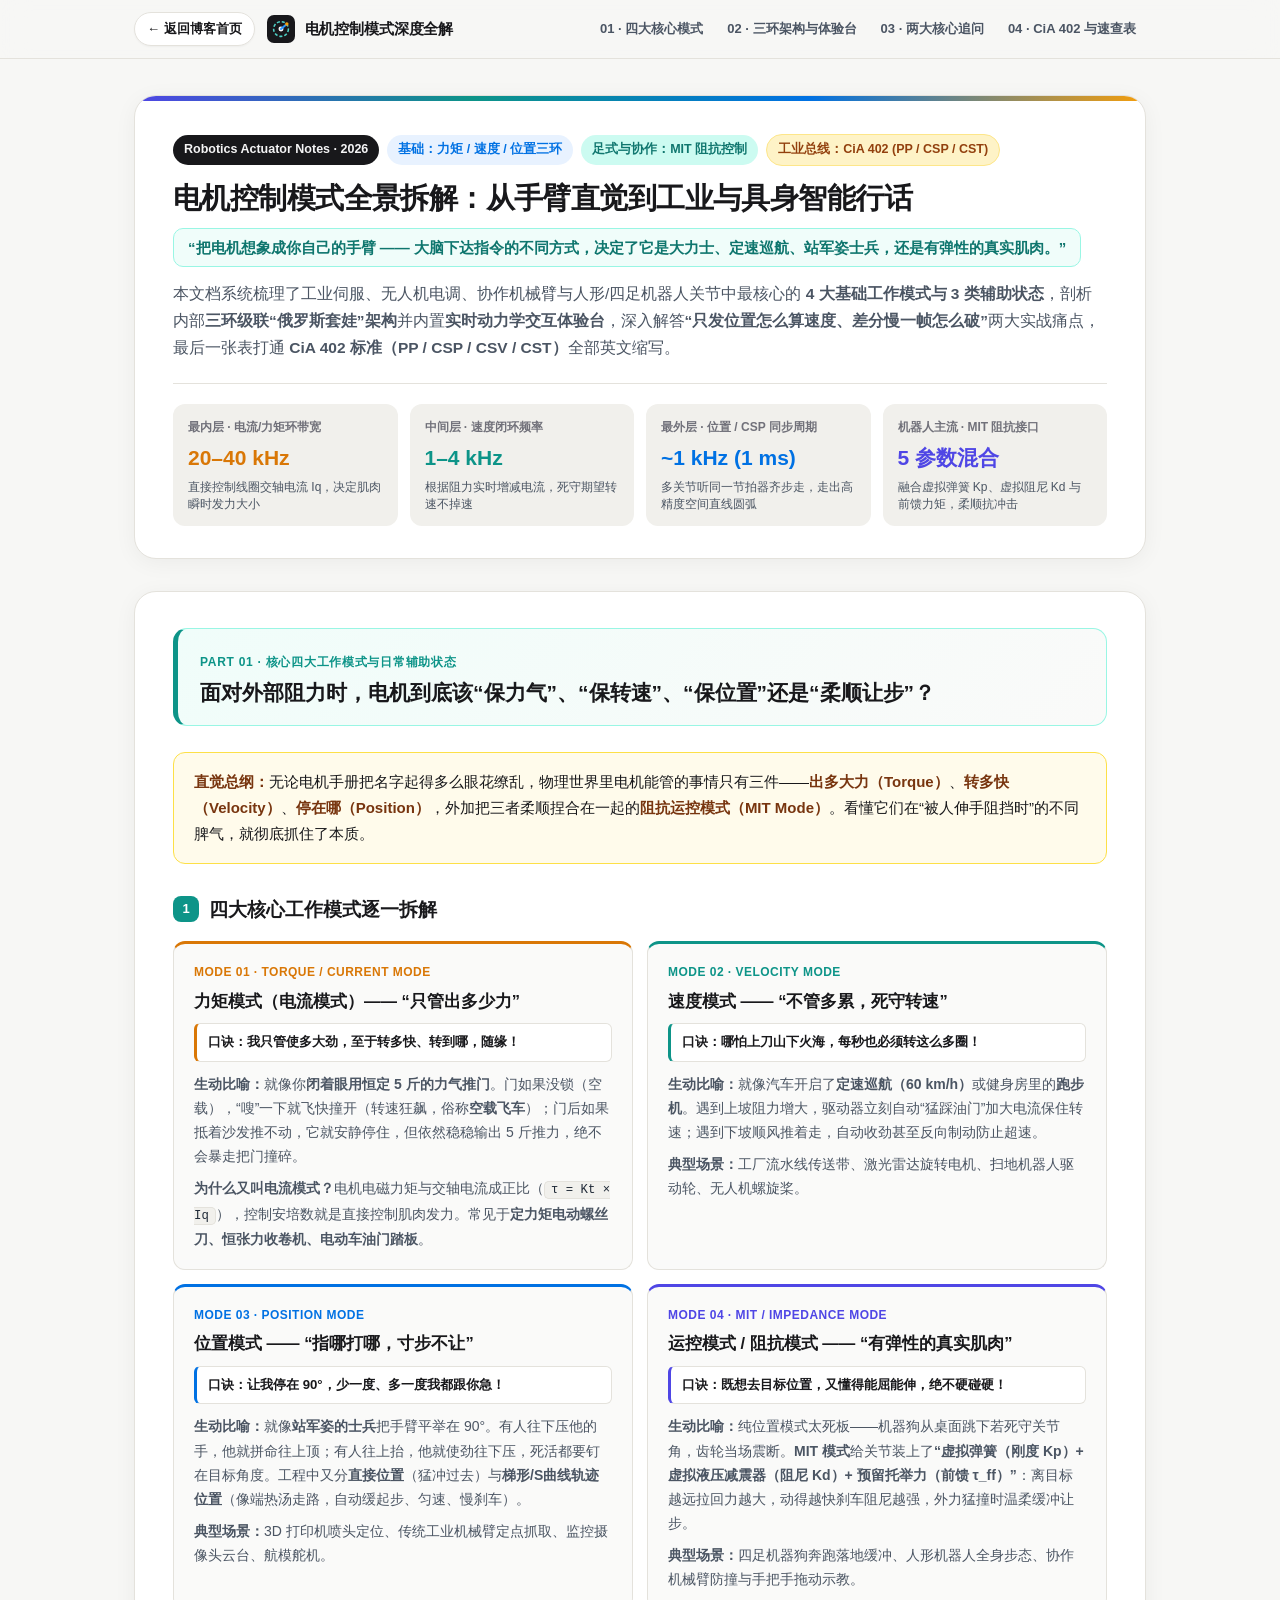
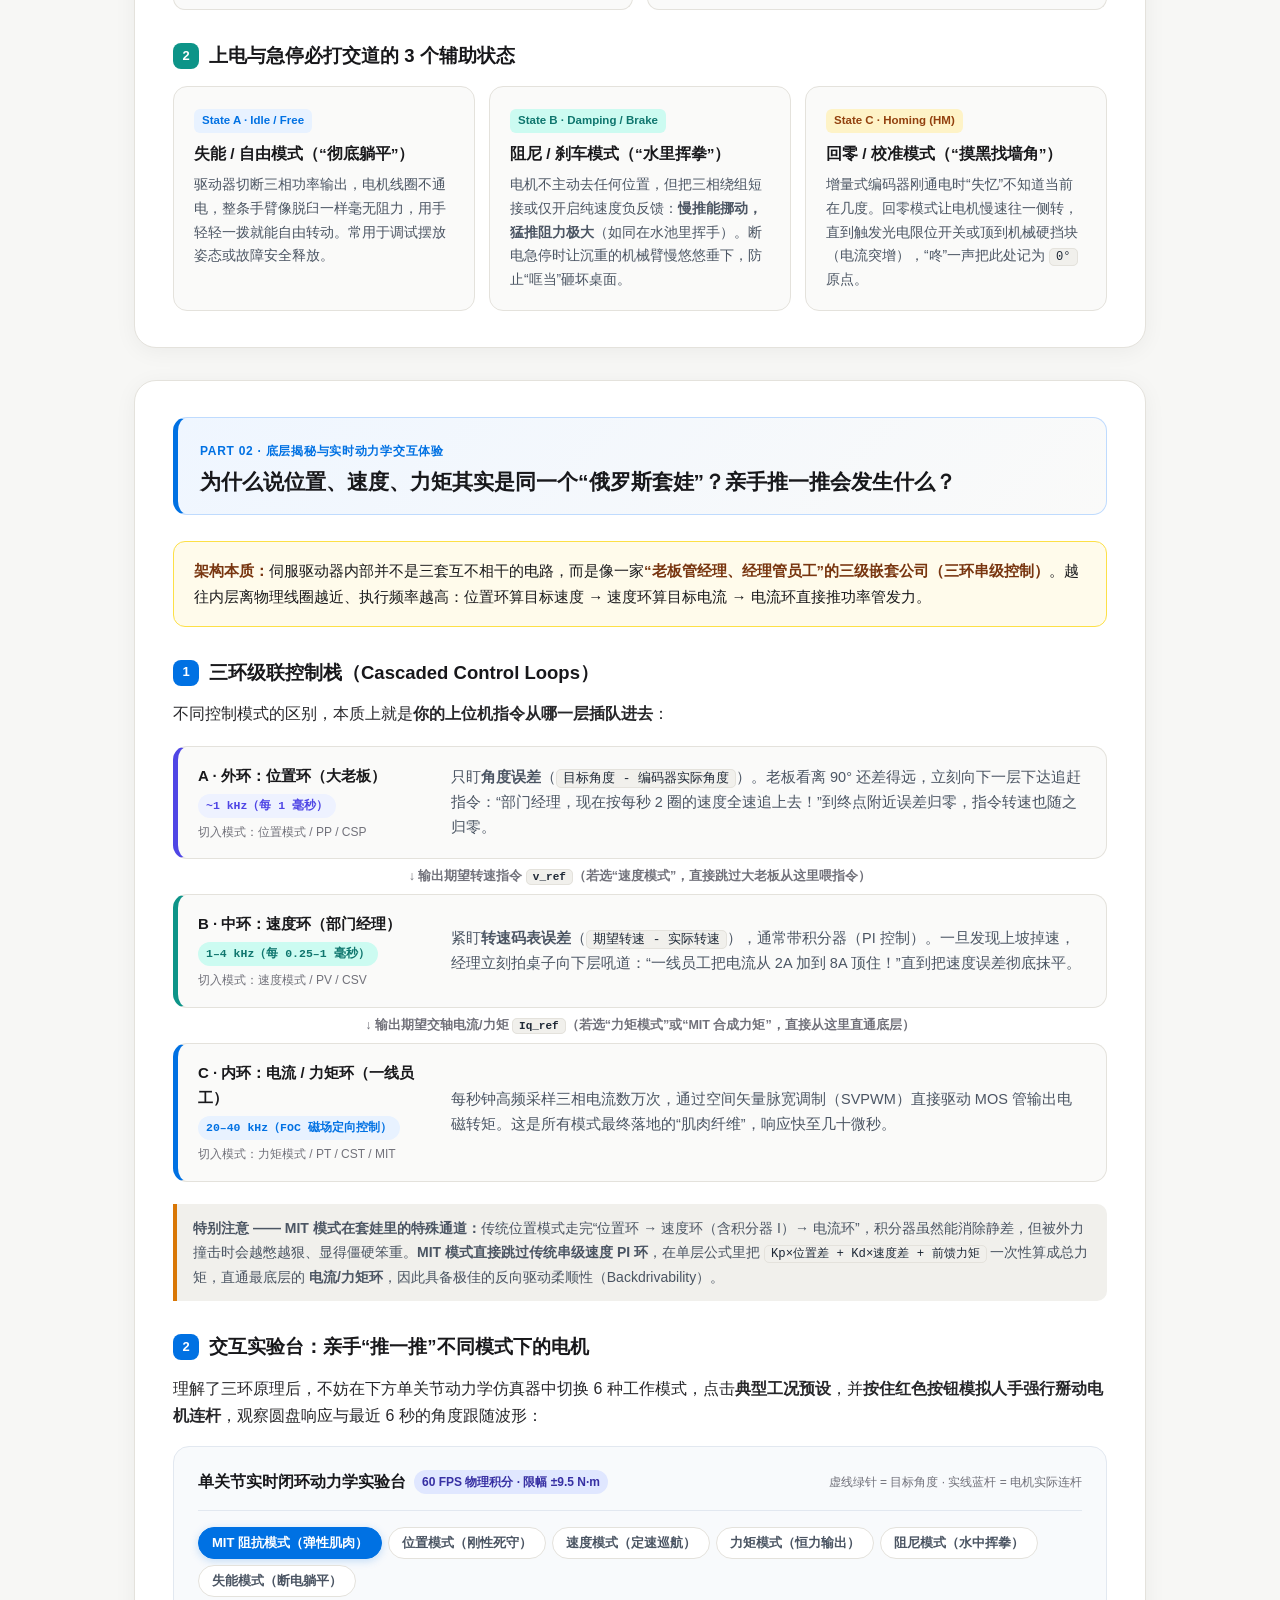
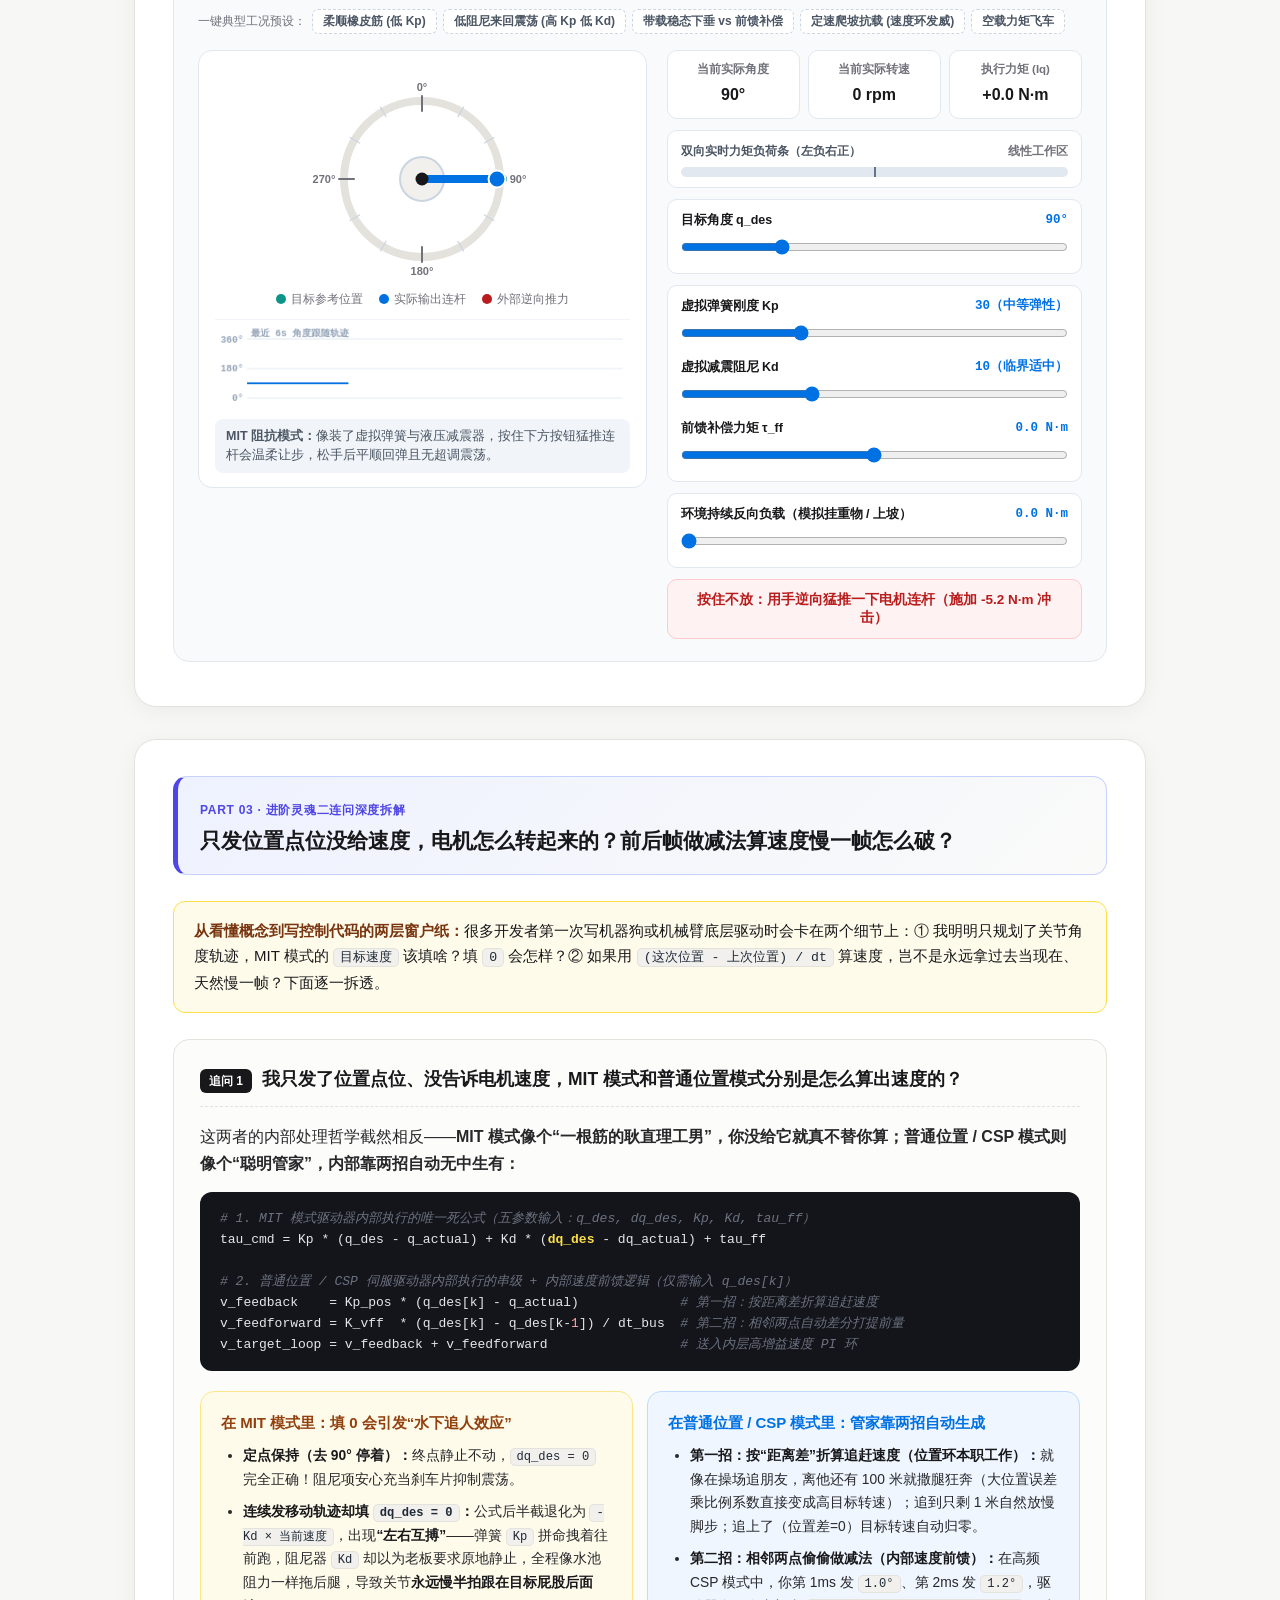
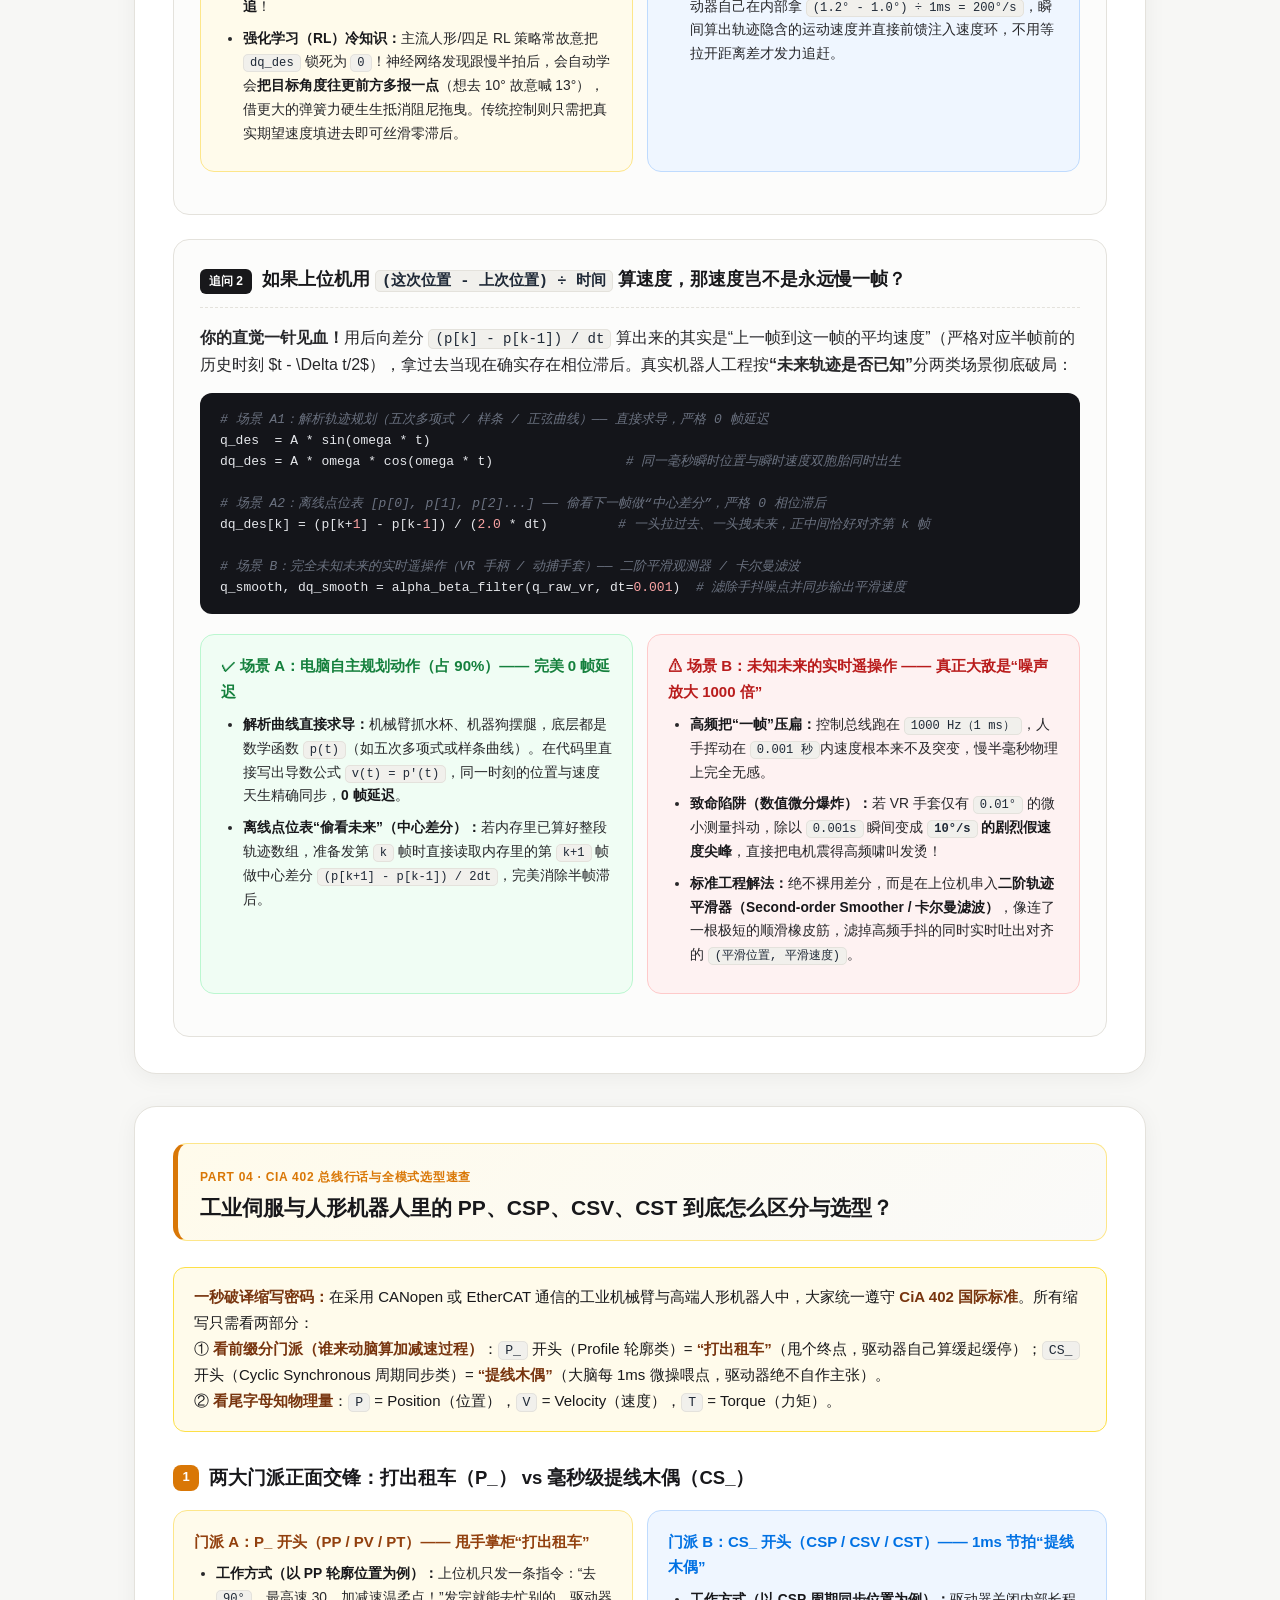
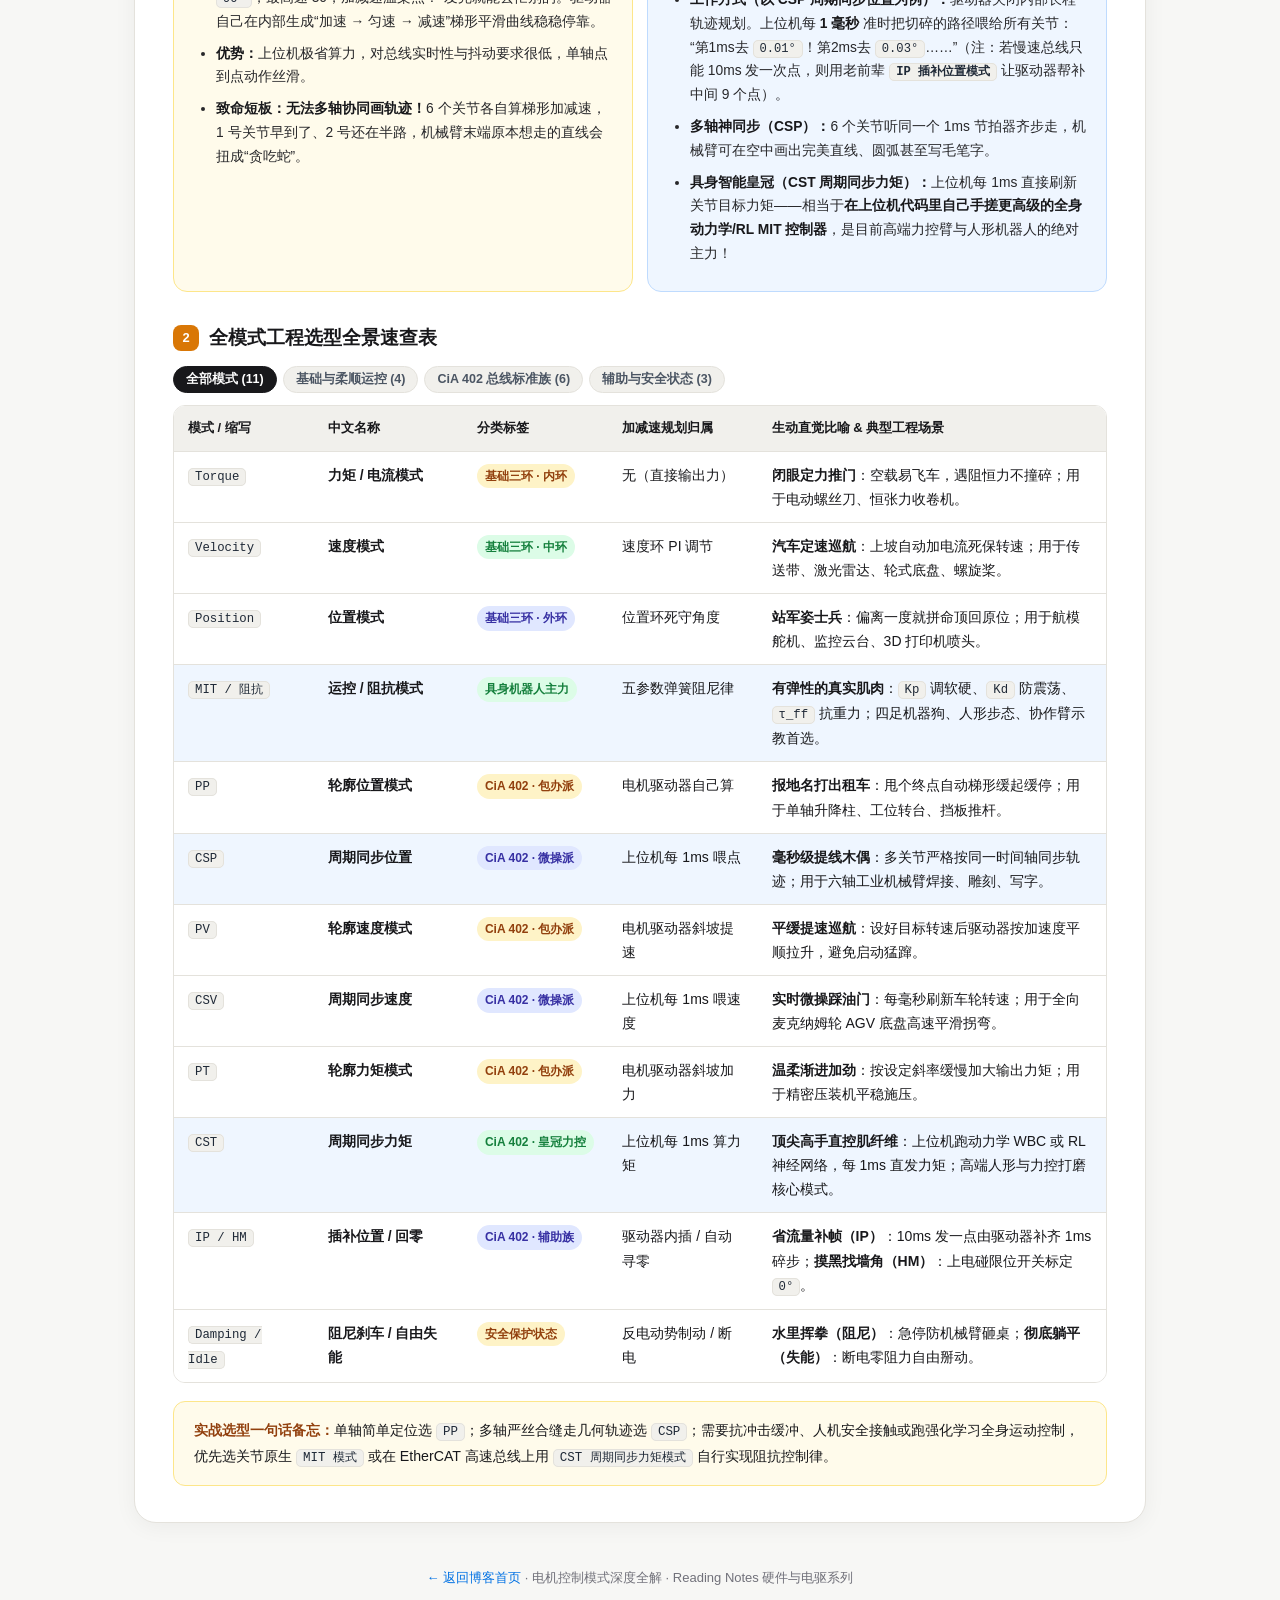
<file: posts/motor-control-modes.html>
<!DOCTYPE html>
<html lang="zh-CN">
<head>
<meta charset="UTF-8">
<meta name="viewport" content="width=device-width, initial-scale=1.0">
<meta name="description" content="从力矩、速度、位置与 MIT 阻抗控制四大基本功，到三环级联底层架构、实时动力学交互实验台、速度差分延迟破局，以及 CiA 402（PP/CSP/CSV/CST）总线标准全景拆解。">
<meta name="category" content="硬件">
<meta property="article:section" content="硬件">
<meta name="article-format" content="交互教程">
<link rel="canonical" href="https://mystatic.github.io/posts/motor-control-modes.html">
<title>电机控制模式深度全解：从直觉比喻、三环架构到 CiA 402 与 MIT 力控｜Reading Notes</title>
<style>
  :root {
    --bg: #f7f7f5;
    --surface: #ffffff;
    --surface-alt: #f1f0ec;
    --ink: #18181b;
    --ink-secondary: #4b5563;
    --ink-muted: #71717a;
    --border: #e4e2dc;
    --accent: #0071e3;       /* Tracker / Loop Blue */
    --accent-soft: #e8f2ff;
    --gen: #0d9488;          /* Generator / Mode Teal */
    --gen-soft: #ccfbf1;
    --commit: #d97706;       /* CiA 402 / Torque Amber */
    --commit-soft: #fef3c7;
    --orch: #4f46e5;         /* Deep Q&A / MIT Indigo */
    --orch-soft: #eef2ff;
    --good: #15803d;
    --good-soft: #dcfce7;
    --warn: #b91c1c;
    --warn-soft: #fee2e2;
    --code-bg: #14151a;
    --code-ink: #e5e7eb;
    --shadow: 0 4px 22px rgba(24, 24, 27, 0.05);
  }

  * {
    box-sizing: border-box;
    margin: 0;
    padding: 0;
  }

  html {
    scroll-behavior: smooth;
  }

  body {
    font-family: -apple-system, BlinkMacSystemFont, "SF Pro Text", "PingFang SC", "Hiragino Sans GB", "Microsoft YaHei", "Segoe UI", Roboto, sans-serif;
    background: var(--bg);
    color: var(--ink);
    line-height: 1.72;
    font-size: 16px;
    -webkit-font-smoothing: antialiased;
  }

  /* Sticky Topbar */
  .topbar {
    position: sticky;
    top: 0;
    z-index: 50;
    background: rgba(247, 247, 245, 0.9);
    backdrop-filter: blur(14px);
    -webkit-backdrop-filter: blur(14px);
    border-bottom: 1px solid var(--border);
  }

  .topbar-inner {
    max-width: 1060px;
    margin: 0 auto;
    padding: 12px 24px;
    display: flex;
    align-items: center;
    justify-content: space-between;
    gap: 14px;
    flex-wrap: wrap;
  }

  .topbar-left {
    display: inline-flex;
    align-items: center;
    gap: 12px;
    flex-wrap: wrap;
  }

  .home-back-pill {
    display: inline-flex;
    align-items: center;
    gap: 5px;
    font-size: 13px;
    font-weight: 650;
    color: var(--ink);
    background: var(--surface);
    border: 1px solid var(--border);
    padding: 5px 12px;
    border-radius: 999px;
    text-decoration: none;
    transition: all 0.16s ease;
    box-shadow: 0 1px 2px rgba(24, 24, 27, 0.04);
  }

  .home-back-pill:hover {
    border-color: var(--accent);
    color: var(--accent);
    background: var(--accent-soft);
  }

  .brand {
    display: inline-flex;
    align-items: center;
    gap: 10px;
    font-weight: 700;
    font-size: 15px;
    color: var(--ink);
    text-decoration: none;
    letter-spacing: -0.01em;
  }

  .brand svg {
    width: 28px;
    height: 28px;
    flex-shrink: 0;
  }

  .nav-links {
    display: flex;
    gap: 4px;
    flex-wrap: wrap;
  }

  .nav-links a {
    text-decoration: none;
    font-size: 13px;
    font-weight: 600;
    color: var(--ink-secondary);
    padding: 5px 10px;
    border-radius: 999px;
    white-space: nowrap;
    transition: all 0.18s ease;
  }

  .nav-links a:hover {
    background: var(--accent-soft);
    color: var(--accent);
  }

  .container {
    max-width: 1060px;
    margin: 0 auto;
    padding: 36px 24px 84px;
  }

  /* Hero Section */
  .hero {
    background: var(--surface);
    border: 1px solid var(--border);
    border-radius: 22px;
    padding: 38px 38px 32px;
    box-shadow: var(--shadow);
    margin-bottom: 32px;
    position: relative;
    overflow: hidden;
  }

  .hero::before {
    content: "";
    position: absolute;
    top: 0;
    left: 0;
    right: 0;
    height: 5px;
    background: linear-gradient(90deg, var(--orch), var(--gen), var(--accent), #f59e0b);
  }

  .badge-row {
    display: flex;
    align-items: center;
    gap: 8px;
    flex-wrap: wrap;
    margin-bottom: 14px;
  }

  .badge {
    display: inline-flex;
    align-items: center;
    gap: 6px;
    font-size: 12.5px;
    font-weight: 600;
    padding: 4px 11px;
    border-radius: 999px;
    background: var(--accent-soft);
    color: var(--accent);
    text-decoration: none;
  }

  .badge.teal {
    background: var(--gen-soft);
    color: #0f766e;
  }

  .badge.amber {
    background: var(--commit-soft);
    color: #92400e;
    border: 1px solid #fde68a;
  }

  .badge.dark {
    background: #18181b;
    color: #f4f4f5;
  }

  .hero h1 {
    font-size: 29px;
    line-height: 1.3;
    letter-spacing: -0.02em;
    margin-bottom: 10px;
  }

  .hero-quote {
    display: inline-block;
    font-size: 15px;
    font-weight: 600;
    color: #0f766e;
    background: #f0fdfa;
    border: 1px solid #99f6e4;
    padding: 6px 14px;
    border-radius: 10px;
    margin-bottom: 14px;
  }

  .hero-sub {
    color: var(--ink-secondary);
    font-size: 15.5px;
    margin-bottom: 22px;
  }

  .context-grid {
    display: grid;
    grid-template-columns: repeat(4, 1fr);
    gap: 12px;
    padding-top: 20px;
    border-top: 1px solid var(--border);
  }

  .stat-box {
    background: var(--surface-alt);
    border-radius: 12px;
    padding: 13px 15px;
  }

  .stat-box .k {
    font-size: 12px;
    color: var(--ink-muted);
    font-weight: 600;
    display: block;
  }

  .stat-box .v {
    font-size: 21px;
    font-weight: 800;
    color: var(--ink);
    margin: 2px 0 3px;
    font-variant-numeric: tabular-nums;
  }

  .stat-box .v.blue { color: var(--accent); }
  .stat-box .v.teal { color: var(--gen); }
  .stat-box .v.amber { color: var(--commit); }
  .stat-box .v.indigo { color: var(--orch); }

  .stat-box .d {
    font-size: 12px;
    color: var(--ink-secondary);
    line-height: 1.42;
    display: block;
  }

  /* Section Card */
  .sec-card {
    background: var(--surface);
    border: 1px solid var(--border);
    border-radius: 22px;
    padding: 36px 38px;
    box-shadow: var(--shadow);
    margin-bottom: 32px;
    scroll-margin-top: 76px;
  }

  .sec-header {
    background: linear-gradient(135deg, #eff6ff 0%, #fafaf9 100%);
    border: 1px solid #bfdbfe;
    border-left: 5px solid var(--accent);
    border-radius: 14px;
    padding: 18px 22px;
    margin-bottom: 26px;
  }

  .sec-header.teal {
    background: linear-gradient(135deg, #f0fdfa 0%, #fafaf9 100%);
    border-color: #99f6e4;
    border-left-color: var(--gen);
  }

  .sec-header.indigo {
    background: linear-gradient(135deg, #eef2ff 0%, #fafaf9 100%);
    border-color: #c7d2fe;
    border-left-color: var(--orch);
  }

  .sec-header.amber {
    background: linear-gradient(135deg, #fffbeb 0%, #fafaf9 100%);
    border-color: #fde68a;
    border-left-color: var(--commit);
  }

  .sec-tag {
    display: inline-block;
    font-size: 12px;
    font-weight: 800;
    text-transform: uppercase;
    letter-spacing: 0.06em;
    color: var(--accent);
    margin-bottom: 5px;
  }

  .sec-header.teal .sec-tag { color: var(--gen); }
  .sec-header.indigo .sec-tag { color: var(--orch); }
  .sec-header.amber .sec-tag { color: var(--commit); }

  .sec-title {
    font-size: 21px;
    font-weight: 750;
    color: var(--ink);
    line-height: 1.4;
  }

  .tldr-callout {
    background: #fffbeb;
    border: 1px solid #fde047;
    border-radius: 12px;
    padding: 16px 20px;
    margin-bottom: 26px;
    font-size: 15px;
  }

  .tldr-callout strong {
    color: #78350f;
  }

  h3 {
    font-size: 18.5px;
    font-weight: 700;
    margin: 30px 0 12px;
    display: flex;
    align-items: center;
    gap: 10px;
    color: var(--ink);
  }

  h3 .step-num {
    display: inline-flex;
    align-items: center;
    justify-content: center;
    min-width: 26px;
    height: 26px;
    padding: 0 7px;
    border-radius: 8px;
    background: var(--accent);
    color: #fff;
    font-size: 13px;
    font-weight: 800;
    flex-shrink: 0;
  }

  h3 .step-num.teal { background: var(--gen); }
  h3 .step-num.indigo { background: var(--orch); }
  h3 .step-num.amber { background: var(--commit); }

  p {
    margin-bottom: 14px;
    color: #27272a;
  }

  ul, ol {
    margin: 8px 0 18px 22px;
  }

  li {
    margin-bottom: 8px;
    color: #27272a;
  }

  li strong {
    color: var(--ink);
  }

  code {
    font-family: ui-monospace, "SF Mono", SFMono-Regular, Menlo, Monaco, Consolas, monospace;
    font-size: 0.88em;
    background: var(--surface-alt);
    border: 1px solid var(--border);
    padding: 1px 6px;
    border-radius: 5px;
    color: #1f2937;
  }

  pre {
    background: var(--code-bg);
    color: var(--code-ink);
    padding: 16px 20px;
    border-radius: 12px;
    overflow-x: auto;
    font-family: ui-monospace, "SF Mono", SFMono-Regular, Menlo, Monaco, Consolas, monospace;
    font-size: 13px;
    line-height: 1.62;
    margin: 12px 0 20px;
  }

  pre code {
    background: none;
    border: none;
    padding: 0;
    color: inherit;
    font-size: inherit;
  }

  .tok-cmt { color: #6b7280; font-style: italic; }
  .tok-key { color: #93c5fd; }
  .tok-fn  { color: #fde047; font-weight: 700; }
  .tok-str { color: #86efac; }
  .tok-num { color: #fca5a5; }

  /* 4-Mode Grid (.pipe-grid) */
  .pipe-grid {
    display: grid;
    grid-template-columns: repeat(2, 1fr);
    gap: 14px;
    margin: 16px 0 24px;
  }

  .pipe-box {
    background: #fafaf9;
    border: 1px solid var(--border);
    border-top: 3px solid var(--gen);
    border-radius: 12px;
    padding: 18px 20px;
  }

  .pipe-box.top-amber { border-top-color: var(--commit); }
  .pipe-box.top-teal  { border-top-color: var(--gen); }
  .pipe-box.top-blue  { border-top-color: var(--accent); }
  .pipe-box.top-indigo { border-top-color: var(--orch); }

  .pipe-box small {
    display: block;
    font-size: 12px;
    font-weight: 800;
    color: var(--gen);
    text-transform: uppercase;
    letter-spacing: 0.04em;
    margin-bottom: 4px;
  }

  .pipe-box.top-amber small { color: var(--commit); }
  .pipe-box.top-blue small  { color: var(--accent); }
  .pipe-box.top-indigo small { color: var(--orch); }

  .pipe-box b {
    display: block;
    font-size: 16.5px;
    margin-bottom: 8px;
    color: var(--ink);
  }

  .pipe-motto {
    background: var(--surface);
    border: 1px solid var(--border);
    border-left: 3px solid var(--gen);
    padding: 7px 11px;
    border-radius: 6px;
    font-size: 13.2px;
    font-weight: 650;
    color: var(--ink);
    margin-bottom: 10px;
  }
  .pipe-box.top-amber .pipe-motto { border-left-color: var(--commit); }
  .pipe-box.top-blue .pipe-motto  { border-left-color: var(--accent); }
  .pipe-box.top-indigo .pipe-motto { border-left-color: var(--orch); }

  .pipe-box p {
    font-size: 14px;
    color: var(--ink-secondary);
    margin-bottom: 8px;
  }
  .pipe-box p:last-child {
    margin-bottom: 0;
  }

  /* 3-State Grid (.insight-grid 3-col variant) */
  .insight-grid-3 {
    display: grid;
    grid-template-columns: repeat(3, 1fr);
    gap: 14px;
    margin-top: 14px;
  }

  .insight-card {
    background: #fafaf9;
    border: 1px solid var(--border);
    border-radius: 14px;
    padding: 18px 20px;
  }

  .insight-card .num-chip {
    display: inline-block;
    font-size: 11.5px;
    font-weight: 800;
    padding: 2px 8px;
    border-radius: 6px;
    background: var(--orch-soft);
    color: var(--orch);
    margin-bottom: 8px;
  }

  .insight-card .num-chip.teal { background: var(--gen-soft); color: #0f766e; }
  .insight-card .num-chip.amber { background: var(--commit-soft); color: #92400e; }
  .insight-card .num-chip.blue { background: var(--accent-soft); color: var(--accent); }

  .insight-card h4 {
    font-size: 15.5px;
    margin-bottom: 6px;
    color: var(--ink);
  }

  .insight-card p {
    font-size: 13.8px;
    color: var(--ink-secondary);
    margin-bottom: 0;
  }

  /* Architecture 3-Layer Stack */
  .arch-stack {
    display: grid;
    grid-template-columns: 1fr;
    gap: 10px;
    margin: 18px 0 22px;
  }

  .arch-layer {
    border: 1px solid var(--border);
    border-radius: 14px;
    padding: 16px 20px;
    background: #fafaf9;
    display: grid;
    grid-template-columns: 235px 1fr;
    gap: 18px;
    align-items: center;
  }

  .arch-layer.l-orch { border-left: 5px solid var(--orch); }
  .arch-layer.l-gen  { border-left: 5px solid var(--gen); }
  .arch-layer.l-trk  { border-left: 5px solid var(--accent); }

  .arch-title {
    font-weight: 750;
    font-size: 15px;
    color: var(--ink);
  }

  .arch-freq {
    display: inline-block;
    font-family: ui-monospace, "SF Mono", monospace;
    font-size: 11.5px;
    font-weight: 700;
    padding: 2px 8px;
    border-radius: 999px;
    margin-top: 5px;
  }

  .l-orch .arch-freq { background: var(--orch-soft); color: var(--orch); }
  .l-gen  .arch-freq { background: var(--gen-soft); color: #0f766e; }
  .l-trk  .arch-freq { background: var(--accent-soft); color: var(--accent); }

  .arch-hw {
    display: block;
    font-size: 12px;
    color: var(--ink-muted);
    margin-top: 4px;
  }

  .arch-desc {
    font-size: 14.5px;
    color: var(--ink-secondary);
  }

  .arch-arrow {
    text-align: center;
    color: var(--ink-muted);
    font-size: 12.5px;
    font-weight: 600;
    line-height: 1.2;
  }

  .quote-box {
    background: var(--surface-alt);
    border-left: 4px solid var(--commit);
    padding: 12px 16px;
    border-radius: 0 10px 10px 0;
    font-size: 14px;
    color: var(--ink-secondary);
    margin: 14px 0 22px;
  }

  /* Interactive Bench Lab (.bench-box style) */
  .bench-box {
    background: #f8fafc;
    border: 1px solid #e2e8f0;
    border-radius: 16px;
    padding: 22px 24px;
    margin: 16px 0 8px;
  }

  .bench-head {
    display: flex;
    justify-content: space-between;
    align-items: center;
    flex-wrap: wrap;
    gap: 10px;
    padding-bottom: 14px;
    margin-bottom: 16px;
    border-bottom: 1px solid #e2e8f0;
  }

  .bench-title {
    font-weight: 750;
    font-size: 15.5px;
    color: var(--ink);
    display: flex;
    align-items: center;
    gap: 8px;
  }

  .mode-pill-bar {
    display: flex;
    flex-wrap: wrap;
    gap: 6px;
    margin-bottom: 12px;
  }

  .mode-pill {
    border: 1px solid var(--border);
    background: var(--surface);
    color: var(--ink-secondary);
    padding: 6px 13px;
    border-radius: 999px;
    font-size: 13px;
    font-weight: 650;
    cursor: pointer;
    transition: all 0.15s ease;
  }

  .mode-pill:hover {
    border-color: var(--accent);
    color: var(--accent);
  }

  .mode-pill.active {
    background: var(--accent);
    border-color: var(--accent);
    color: #ffffff;
    box-shadow: 0 2px 8px rgba(0, 113, 227, 0.22);
  }

  .preset-bar {
    display: flex;
    align-items: center;
    flex-wrap: wrap;
    gap: 6px;
    margin-bottom: 16px;
    font-size: 12px;
    color: var(--ink-muted);
  }

  .preset-btn {
    border: 1px dashed #cbd5e1;
    background: #ffffff;
    color: var(--ink-secondary);
    padding: 3px 10px;
    border-radius: 6px;
    font-size: 12px;
    font-weight: 600;
    cursor: pointer;
    transition: all 0.14s ease;
  }

  .preset-btn:hover {
    border-style: solid;
    border-color: var(--gen);
    color: #0f766e;
    background: #f0fdfa;
  }

  .sim-grid {
    display: grid;
    grid-template-columns: 1.08fr 1fr;
    gap: 20px;
    align-items: start;
  }

  .sim-stage {
    background: var(--surface);
    border: 1px solid #e2e8f0;
    border-radius: 14px;
    padding: 14px 16px;
  }

  canvas#motorCanvas {
    display: block;
    width: 100%;
    max-width: 340px;
    height: 220px;
    margin: 0 auto;
  }

  .sim-legend {
    display: flex;
    justify-content: center;
    gap: 16px;
    font-size: 12px;
    color: var(--ink-muted);
    margin: 4px 0 10px;
  }

  .sim-legend span {
    display: inline-flex;
    align-items: center;
    gap: 5px;
  }

  .dot-swatch {
    width: 10px;
    height: 10px;
    border-radius: 50%;
    display: inline-block;
  }

  canvas#waveCanvas {
    display: block;
    width: 100%;
    height: 92px;
    border-top: 1px solid #f1f5f9;
    padding-top: 6px;
  }

  .sim-status-banner {
    margin-top: 8px;
    background: #f1f5f9;
    border-radius: 8px;
    padding: 8px 11px;
    font-size: 12.5px;
    color: var(--ink-secondary);
    line-height: 1.5;
  }

  .sim-panel {
    display: flex;
    flex-direction: column;
    gap: 11px;
  }

  .readout-grid {
    display: grid;
    grid-template-columns: repeat(3, 1fr);
    gap: 8px;
  }

  .readout-cell {
    background: var(--surface);
    border: 1px solid #e2e8f0;
    border-radius: 10px;
    padding: 9px 10px;
    text-align: center;
  }

  .readout-cell .rk {
    font-size: 11.5px;
    color: var(--ink-muted);
    font-weight: 600;
  }

  .readout-cell .rv {
    font-size: 16px;
    font-weight: 800;
    color: var(--ink);
    font-variant-numeric: tabular-nums;
    margin-top: 2px;
  }

  .trq-meter-box {
    background: var(--surface);
    border: 1px solid #e2e8f0;
    border-radius: 10px;
    padding: 10px 13px;
  }

  .trq-meter-head {
    display: flex;
    justify-content: space-between;
    font-size: 12px;
    font-weight: 650;
    color: var(--ink-secondary);
    margin-bottom: 6px;
  }

  .bidir-track {
    position: relative;
    height: 10px;
    background: #e2e8f0;
    border-radius: 999px;
    overflow: hidden;
  }

  .bidir-mid {
    position: absolute;
    left: 50%;
    top: 0;
    bottom: 0;
    width: 2px;
    background: #64748b;
    z-index: 2;
  }

  .bidir-fill {
    position: absolute;
    top: 0;
    bottom: 0;
    background: var(--accent);
    border-radius: 999px;
    transition: width 0.05s linear, left 0.05s linear;
  }

  .ctrl-card {
    background: var(--surface);
    border: 1px solid #e2e8f0;
    border-radius: 10px;
    padding: 10px 13px;
  }

  .ctrl-label {
    display: flex;
    justify-content: space-between;
    align-items: center;
    font-size: 12.5px;
    font-weight: 650;
    color: var(--ink);
    margin-bottom: 4px;
  }

  .ctrl-label span.val {
    font-family: ui-monospace, "SF Mono", monospace;
    color: var(--accent);
    font-weight: 700;
  }

  input[type="range"] {
    width: 100%;
    accent-color: var(--accent);
    cursor: pointer;
  }

  .push-action-btn {
    width: 100%;
    border: 1px solid #fecaca;
    background: #fef2f2;
    color: var(--warn);
    padding: 11px 16px;
    border-radius: 10px;
    font-size: 13.5px;
    font-weight: 750;
    cursor: pointer;
    user-select: none;
    transition: all 0.12s ease;
  }

  .push-action-btn:hover {
    background: #fee2e2;
    border-color: #f87171;
  }

  .push-action-btn:active, .push-action-btn.is-pushing {
    background: var(--warn);
    color: #ffffff;
    border-color: var(--warn);
    transform: scale(0.99);
  }

  /* Sub-Q&A Divider Blocks */
  .sub-qa {
    border: 1px solid var(--border);
    border-radius: 16px;
    padding: 24px 26px;
    margin-top: 24px;
    background: #fcfcfb;
  }

  .sub-qa-q {
    font-size: 17.5px;
    font-weight: 750;
    color: var(--ink);
    padding-bottom: 12px;
    margin-bottom: 16px;
    border-bottom: 1px dashed var(--border);
    display: flex;
    align-items: baseline;
    gap: 10px;
  }

  .sub-qa-q .q-badge {
    background: var(--ink);
    color: #fff;
    font-size: 12px;
    font-weight: 800;
    padding: 2px 9px;
    border-radius: 6px;
    flex-shrink: 0;
  }

  /* Two-column contrast cards */
  .contrast-grid {
    display: grid;
    grid-template-columns: 1fr 1fr;
    gap: 14px;
    margin: 16px 0 18px;
  }

  .contrast-card {
    border-radius: 14px;
    padding: 18px 20px;
    border: 1px solid var(--border);
  }

  .contrast-card.good {
    background: #f0fdf4;
    border-color: #bbf7d0;
  }

  .contrast-card.bad {
    background: #fef2f2;
    border-color: #fecaca;
  }

  .contrast-card.info {
    background: #eff6ff;
    border-color: #bfdbfe;
  }

  .contrast-card.amber {
    background: #fffbeb;
    border-color: #fde68a;
  }

  .contrast-card h4 {
    font-size: 15px;
    margin-bottom: 8px;
    display: flex;
    align-items: center;
    gap: 6px;
  }

  .contrast-card.good h4 { color: var(--good); }
  .contrast-card.bad h4  { color: var(--warn); }
  .contrast-card.info h4 { color: var(--accent); }
  .contrast-card.amber h4 { color: #92400e; }

  .contrast-card p, .contrast-card ul {
    font-size: 13.8px;
    margin-bottom: 0;
    color: var(--ink-secondary);
  }

  /* Tables & Filter Bar */
  .filter-bar {
    display: flex;
    align-items: center;
    gap: 6px;
    flex-wrap: wrap;
    margin: 12px 0 12px;
  }

  .filter-pill {
    border: 1px solid var(--border);
    background: var(--surface-alt);
    color: var(--ink-secondary);
    padding: 4px 12px;
    border-radius: 999px;
    font-size: 12.5px;
    font-weight: 650;
    cursor: pointer;
    transition: all 0.15s ease;
  }

  .filter-pill.active {
    background: var(--ink);
    border-color: var(--ink);
    color: #ffffff;
  }

  .table-wrap {
    overflow-x: auto;
    margin: 10px 0 18px;
    border: 1px solid var(--border);
    border-radius: 12px;
  }

  table {
    width: 100%;
    border-collapse: collapse;
    font-size: 14px;
    background: var(--surface);
  }

  th, td {
    text-align: left;
    padding: 11px 14px;
    border-bottom: 1px solid var(--border);
    vertical-align: top;
  }

  th {
    background: var(--surface-alt);
    font-weight: 700;
    color: var(--ink);
    font-size: 13px;
    white-space: nowrap;
  }

  tr:last-child td {
    border-bottom: none;
  }

  tr.highlight-row td {
    background: #eff6ff;
  }

  .pill-ok, .pill-warn, .pill-part {
    display: inline-block;
    padding: 2px 8px;
    border-radius: 999px;
    font-size: 12px;
    font-weight: 700;
    white-space: nowrap;
  }

  .pill-ok   { background: var(--good-soft); color: var(--good); }
  .pill-warn { background: var(--commit-soft); color: #92400e; }
  .pill-part { background: #e0e7ff; color: #3730a3; }

  .warn-note {
    background: #fffbeb;
    border: 1px solid #fde68a;
    border-radius: 12px;
    padding: 16px 20px;
    margin-top: 18px;
    font-size: 14.2px;
  }

  .warn-note strong {
    color: #92400e;
  }

  footer {
    text-align: center;
    font-size: 13px;
    color: var(--ink-muted);
    padding-top: 12px;
  }

  footer a {
    color: var(--accent);
    text-decoration: none;
  }

  @media (max-width: 820px) {
    .topbar-inner {
      padding: 10px 16px;
      gap: 8px;
    }
    .nav-links {
      flex-wrap: nowrap;
      overflow-x: auto;
      width: 100%;
      scrollbar-width: none;
      padding-bottom: 2px;
    }
    .nav-links::-webkit-scrollbar {
      display: none;
    }
    .context-grid {
      grid-template-columns: repeat(2, 1fr);
    }
    .pipe-grid,
    .contrast-grid,
    .insight-grid-3,
    .sim-grid {
      grid-template-columns: 1fr;
    }
    .arch-layer {
      grid-template-columns: 1fr;
      gap: 8px;
    }
    .hero, .sec-card {
      padding: 24px 20px;
    }
  }
</style>
</head>
<body>

<header class="topbar">
  <div class="topbar-inner">
    <div class="topbar-left">
      <a class="home-back-pill" href="../index.html">← 返回博客首页</a>
      <a class="brand" href="#top">
        <svg viewBox="0 0 36 36" fill="none" aria-hidden="true">
          <rect width="36" height="36" rx="9" fill="#18181B"/>
          <circle cx="18" cy="18" r="9.5" stroke="#4FD1C5" stroke-width="2" stroke-dasharray="4 2.5"/>
          <circle cx="18" cy="18" r="3.2" fill="#F5F5F7"/>
          <path d="M18 18L25.5 11.5" stroke="#2997FF" stroke-width="2.6" stroke-linecap="round"/>
          <circle cx="25.5" cy="11.5" r="2.2" fill="#F59E0B"/>
        </svg>
        <span>电机控制模式深度全解</span>
      </a>
    </div>
    <nav class="nav-links">
      <a href="#sec-modes">01 · 四大核心模式</a>
      <a href="#sec-loop-lab">02 · 三环架构与体验台</a>
      <a href="#sec-qa">03 · 两大核心追问</a>
      <a href="#sec-cia402">04 · CiA 402 与速查表</a>
    </nav>
  </div>
</header>

<main class="container" id="top">

  <!-- ==================== HERO ==================== -->
  <section class="hero">
    <div class="badge-row">
      <span class="badge dark">Robotics Actuator Notes · 2026</span>
      <span class="badge">基础：力矩 / 速度 / 位置三环</span>
      <span class="badge teal">足式与协作：MIT 阻抗控制</span>
      <span class="badge amber">工业总线：CiA 402 (PP / CSP / CST)</span>
    </div>
    <h1>电机控制模式全景拆解：从手臂直觉到工业与具身智能行话</h1>
    <div class="hero-quote">“把电机想象成你自己的手臂 —— 大脑下达指令的不同方式，决定了它是大力士、定速巡航、站军姿士兵，还是有弹性的真实肌肉。”</div>
    <p class="hero-sub">
      本文档系统梳理了工业伺服、无人机电调、协作机械臂与人形/四足机器人关节中最核心的 <strong>4 大基础工作模式与 3 类辅助状态</strong>，剖析内部<strong>三环级联“俄罗斯套娃”架构</strong>并内置<strong>实时动力学交互体验台</strong>，深入解答<strong>“只发位置怎么算速度、差分慢一帧怎么破”</strong>两大实战痛点，最后一张表打通 <strong>CiA 402 标准（PP / CSP / CSV / CST）</strong>全部英文缩写。
    </p>
    <div class="context-grid">
      <div class="stat-box">
        <span class="k">最内层 · 电流/力矩环带宽</span>
        <div class="v amber">20–40 kHz</div>
        <span class="d">直接控制线圈交轴电流 Iq，决定肌肉瞬时发力大小</span>
      </div>
      <div class="stat-box">
        <span class="k">中间层 · 速度闭环频率</span>
        <div class="v teal">1–4 kHz</div>
        <span class="d">根据阻力实时增减电流，死守期望转速不掉速</span>
      </div>
      <div class="stat-box">
        <span class="k">最外层 · 位置 / CSP 同步周期</span>
        <div class="v blue">~1 kHz (1 ms)</div>
        <span class="d">多关节听同一节拍器齐步走，走出高精度空间直线圆弧</span>
      </div>
      <div class="stat-box">
        <span class="k">机器人主流 · MIT 阻抗接口</span>
        <div class="v indigo">5 参数混合</div>
        <span class="d">融合虚拟弹簧 Kp、虚拟阻尼 Kd 与前馈力矩，柔顺抗冲击</span>
      </div>
    </div>
  </section>

  <!-- ==================== SECTION 01: 4 CORE MODES ==================== -->
  <section class="sec-card" id="sec-modes">
    <div class="sec-header teal">
      <span class="sec-tag">Part 01 · 核心四大工作模式与日常辅助状态</span>
      <div class="sec-title">面对外部阻力时，电机到底该“保力气”、“保转速”、“保位置”还是“柔顺让步”？</div>
    </div>

    <div class="tldr-callout">
      <strong>直觉总纲：</strong>无论电机手册把名字起得多么眼花缭乱，物理世界里电机能管的事情只有三件——<strong>出多大力（Torque）</strong>、<strong>转多快（Velocity）</strong>、<strong>停在哪（Position）</strong>，外加把三者柔顺捏合在一起的<strong>阻抗运控模式（MIT Mode）</strong>。看懂它们在“被人伸手阻挡时”的不同脾气，就彻底抓住了本质。
    </div>

    <h3><span class="step-num teal">1</span>四大核心工作模式逐一拆解</h3>
    <div class="pipe-grid">
      <div class="pipe-box top-amber">
        <small>Mode 01 · Torque / Current Mode</small>
        <b>力矩模式（电流模式）—— “只管出多少力”</b>
        <div class="pipe-motto">口诀：我只管使多大劲，至于转多快、转到哪，随缘！</div>
        <p><strong>生动比喻：</strong>就像你<strong>闭着眼用恒定 5 斤的力气推门</strong>。门如果没锁（空载），“嗖”一下就飞快撞开（转速狂飙，俗称<strong>空载飞车</strong>）；门后如果抵着沙发推不动，它就安静停住，但依然稳稳输出 5 斤推力，绝不会暴走把门撞碎。</p>
        <p><strong>为什么又叫电流模式？</strong>电机电磁力矩与交轴电流成正比（<code>τ = Kt × Iq</code>），控制安培数就是直接控制肌肉发力。常见于<strong>定力矩电动螺丝刀、恒张力收卷机、电动车油门踏板</strong>。</p>
      </div>

      <div class="pipe-box top-teal">
        <small>Mode 02 · Velocity Mode</small>
        <b>速度模式 —— “不管多累，死守转速”</b>
        <div class="pipe-motto">口诀：哪怕上刀山下火海，每秒也必须转这么多圈！</div>
        <p><strong>生动比喻：</strong>就像汽车开启了<strong>定速巡航（60 km/h）</strong>或健身房里的<strong>跑步机</strong>。遇到上坡阻力增大，驱动器立刻自动“猛踩油门”加大电流保住转速；遇到下坡顺风推着走，自动收劲甚至反向制动防止超速。</p>
        <p><strong>典型场景：</strong>工厂流水线传送带、激光雷达旋转电机、扫地机器人驱动轮、无人机螺旋桨。</p>
      </div>

      <div class="pipe-box top-blue">
        <small>Mode 03 · Position Mode</small>
        <b>位置模式 —— “指哪打哪，寸步不让”</b>
        <div class="pipe-motto">口诀：让我停在 90°，少一度、多一度我都跟你急！</div>
        <p><strong>生动比喻：</strong>就像<strong>站军姿的士兵</strong>把手臂平举在 90°。有人往下压他的手，他就拼命往上顶；有人往上抬，他就使劲往下压，死活都要钉在目标角度。工程中又分<strong>直接位置</strong>（猛冲过去）与<strong>梯形/S曲线轨迹位置</strong>（像端热汤走路，自动缓起步、匀速、慢刹车）。</p>
        <p><strong>典型场景：</strong>3D 打印机喷头定位、传统工业机械臂定点抓取、监控摄像头云台、航模舵机。</p>
      </div>

      <div class="pipe-box top-indigo">
        <small>Mode 04 · MIT / Impedance Mode</small>
        <b>运控模式 / 阻抗模式 —— “有弹性的真实肌肉”</b>
        <div class="pipe-motto">口诀：既想去目标位置，又懂得能屈能伸，绝不硬碰硬！</div>
        <p><strong>生动比喻：</strong>纯位置模式太死板——机器狗从桌面跳下若死守关节角，齿轮当场震断。<strong>MIT 模式</strong>给关节装上了<strong>“虚拟弹簧（刚度 Kp）+ 虚拟液压减震器（阻尼 Kd）+ 预留托举力（前馈 τ_ff）”</strong>：离目标越远拉回力越大，动得越快刹车阻尼越强，外力猛撞时温柔缓冲让步。</p>
        <p><strong>典型场景：</strong>四足机器狗奔跑落地缓冲、人形机器人全身步态、协作机械臂防撞与手把手拖动示教。</p>
      </div>
    </div>

    <h3><span class="step-num teal">2</span>上电与急停必打交道的 3 个辅助状态</h3>
    <div class="insight-grid-3">
      <div class="insight-card">
        <span class="num-chip blue">State A · Idle / Free</span>
        <h4>失能 / 自由模式（“彻底躺平”）</h4>
        <p>驱动器切断三相功率输出，电机线圈不通电，整条手臂像脱臼一样毫无阻力，用手轻轻一拨就能自由转动。常用于调试摆放姿态或故障安全释放。</p>
      </div>
      <div class="insight-card">
        <span class="num-chip teal">State B · Damping / Brake</span>
        <h4>阻尼 / 刹车模式（“水里挥拳”）</h4>
        <p>电机不主动去任何位置，但把三相绕组短接或仅开启纯速度负反馈：<strong>慢推能挪动，猛推阻力极大</strong>（如同在水池里挥手）。断电急停时让沉重的机械臂慢悠悠垂下，防止“哐当”砸坏桌面。</p>
      </div>
      <div class="insight-card">
        <span class="num-chip amber">State C · Homing (HM)</span>
        <h4>回零 / 校准模式（“摸黑找墙角”）</h4>
        <p>增量式编码器刚通电时“失忆”不知道当前在几度。回零模式让电机慢速往一侧转，直到触发光电限位开关或顶到机械硬挡块（电流突增），“咚”一声把此处记为 <code>0°</code> 原点。</p>
      </div>
    </div>
  </section>

  <!-- ==================== SECTION 02: 3-LOOP STACK + INTERACTIVE LAB ==================== -->
  <section class="sec-card" id="sec-loop-lab">
    <div class="sec-header">
      <span class="sec-tag">Part 02 · 底层揭秘与实时动力学交互体验</span>
      <div class="sec-title">为什么说位置、速度、力矩其实是同一个“俄罗斯套娃”？亲手推一推会发生什么？</div>
    </div>

    <div class="tldr-callout">
      <strong>架构本质：</strong>伺服驱动器内部并不是三套互不相干的电路，而是像一家<strong>“老板管经理、经理管员工”的三级嵌套公司（三环串级控制）</strong>。越往内层离物理线圈越近、执行频率越高：位置环算目标速度 → 速度环算目标电流 → 电流环直接推功率管发力。
    </div>

    <h3><span class="step-num">1</span>三环级联控制栈（Cascaded Control Loops）</h3>
    <p>不同控制模式的区别，本质上就是<strong>你的上位机指令从哪一层插队进去</strong>：</p>

    <div class="arch-stack">
      <div class="arch-layer l-orch">
        <div>
          <div class="arch-title">A · 外环：位置环（大老板）</div>
          <span class="arch-freq">~1 kHz（每 1 毫秒）</span>
          <span class="arch-hw">切入模式：位置模式 / PP / CSP</span>
        </div>
        <div class="arch-desc">
          只盯<strong>角度误差</strong>（<code>目标角度 - 编码器实际角度</code>）。老板看离 90° 还差得远，立刻向下一层下达追赶指令：“部门经理，现在按每秒 2 圈的速度全速追上去！”到终点附近误差归零，指令转速也随之归零。
        </div>
      </div>
      <div class="arch-arrow">↓ 输出期望转速指令 <code>v_ref</code>（若选“速度模式”，直接跳过大老板从这里喂指令）</div>
      <div class="arch-layer l-gen">
        <div>
          <div class="arch-title">B · 中环：速度环（部门经理）</div>
          <span class="arch-freq">1–4 kHz（每 0.25–1 毫秒）</span>
          <span class="arch-hw">切入模式：速度模式 / PV / CSV</span>
        </div>
        <div class="arch-desc">
          紧盯<strong>转速码表误差</strong>（<code>期望转速 - 实际转速</code>），通常带积分器（PI 控制）。一旦发现上坡掉速，经理立刻拍桌子向下层吼道：“一线员工把电流从 2A 加到 8A 顶住！”直到把速度误差彻底抹平。
        </div>
      </div>
      <div class="arch-arrow">↓ 输出期望交轴电流/力矩 <code>Iq_ref</code>（若选“力矩模式”或“MIT 合成力矩”，直接从这里直通底层）</div>
      <div class="arch-layer l-trk">
        <div>
          <div class="arch-title">C · 内环：电流 / 力矩环（一线员工）</div>
          <span class="arch-freq">20–40 kHz（FOC 磁场定向控制）</span>
          <span class="arch-hw">切入模式：力矩模式 / PT / CST / MIT</span>
        </div>
        <div class="arch-desc">
          每秒钟高频采样三相电流数万次，通过空间矢量脉宽调制（SVPWM）直接驱动 MOS 管输出电磁转矩。这是所有模式最终落地的“肌肉纤维”，响应快至几十微秒。
        </div>
      </div>
    </div>

    <div class="quote-box">
      <strong>特别注意 —— MIT 模式在套娃里的特殊通道：</strong>传统位置模式走完“位置环 → 速度环（含积分器 I）→ 电流环”，积分器虽然能消除静差，但被外力撞击时会越憋越狠、显得僵硬笨重。<strong>MIT 模式直接跳过传统串级速度 PI 环</strong>，在单层公式里把 <code>Kp×位置差 + Kd×速度差 + 前馈力矩</code> 一次性算成总力矩，直通最底层的 <strong>电流/力矩环</strong>，因此具备极佳的反向驱动柔顺性（Backdrivability）。
    </div>

    <h3><span class="step-num">2</span>交互实验台：亲手“推一推”不同模式下的电机</h3>
    <p>理解了三环原理后，不妨在下方单关节动力学仿真器中切换 6 种工作模式，点击<strong>典型工况预设</strong>，并<strong>按住红色按钮模拟人手强行掰动电机连杆</strong>，观察圆盘响应与最近 6 秒的角度跟随波形：</p>

    <div class="bench-box">
      <div class="bench-head">
        <div class="bench-title">
          <span>单关节实时闭环动力学实验台</span>
          <span class="pill-part">60 FPS 物理积分 · 限幅 ±9.5 N·m</span>
        </div>
        <span style="font-size:12px;color:var(--ink-muted);">虚线绿针 = 目标角度 · 实线蓝杆 = 电机实际连杆</span>
      </div>

      <div class="mode-pill-bar" id="modeTabs">
        <button class="mode-pill active" data-mode="mit">MIT 阻抗模式（弹性肌肉）</button>
        <button class="mode-pill" data-mode="pos">位置模式（刚性死守）</button>
        <button class="mode-pill" data-mode="vel">速度模式（定速巡航）</button>
        <button class="mode-pill" data-mode="trq">力矩模式（恒力输出）</button>
        <button class="mode-pill" data-mode="damp">阻尼模式（水中挥拳）</button>
        <button class="mode-pill" data-mode="free">失能模式（断电躺平）</button>
      </div>

      <div class="preset-bar">
        <span>一键典型工况预设：</span>
        <button class="preset-btn" data-preset="soft-spring">柔顺橡皮筋 (低 Kp)</button>
        <button class="preset-btn" data-preset="underdamped">低阻尼来回震荡 (高 Kp 低 Kd)</button>
        <button class="preset-btn" data-preset="gravity-ff">带载稳态下垂 vs 前馈补偿</button>
        <button class="preset-btn" data-preset="vel-load">定速爬坡抗载 (速度环发威)</button>
        <button class="preset-btn" data-preset="trq-runaway">空载力矩飞车</button>
      </div>

      <div class="sim-grid">
        <div class="sim-stage">
          <canvas id="motorCanvas" width="340" height="220"></canvas>
          <div class="sim-legend">
            <span><i class="dot-swatch" style="background:#0d9488"></i>目标参考位置</span>
            <span><i class="dot-swatch" style="background:#0071e3"></i>实际输出连杆</span>
            <span><i class="dot-swatch" style="background:#b91c1c"></i>外部逆向推力</span>
          </div>
          <canvas id="waveCanvas" width="440" height="92"></canvas>
          <div class="sim-status-banner" id="simHint">
            <strong>MIT 阻抗模式：</strong>像装了虚拟弹簧与液压减震器，按住下方按钮猛推连杆会温柔让步，松手后平顺回弹且无超调震荡。
          </div>
        </div>

        <div class="sim-panel">
          <div class="readout-grid">
            <div class="readout-cell">
              <div class="rk">当前实际角度</div>
              <div class="rv" id="valAngle">90°</div>
            </div>
            <div class="readout-cell">
              <div class="rk">当前实际转速</div>
              <div class="rv" id="valVel">0 rpm</div>
            </div>
            <div class="readout-cell">
              <div class="rk">执行力矩 (Iq)</div>
              <div class="rv" id="valTrq">0.0 N·m</div>
            </div>
          </div>

          <div class="trq-meter-box">
            <div class="trq-meter-head">
              <span>双向实时力矩负荷条（左负右正）</span>
              <span id="valTrqStatus">正常区间</span>
            </div>
            <div class="bidir-track">
              <div class="bidir-mid"></div>
              <div class="bidir-fill" id="trqBarFill" style="left:50%;width:0%;"></div>
            </div>
          </div>

          <div class="ctrl-card" id="ctrlTargetRow">
            <div class="ctrl-label">
              <span id="lblTarget">目标角度 q_des</span>
              <span class="val" id="valTargetDisp">90°</span>
            </div>
            <input type="range" id="rngTarget" min="0" max="359" value="90" />
          </div>

          <div class="ctrl-card" id="ctrlMitRow">
            <div class="ctrl-label">
              <span>虚拟弹簧刚度 Kp</span>
              <span class="val" id="valKpDisp">30（中等弹性）</span>
            </div>
            <input type="range" id="rngKp" min="4" max="90" value="30" />

            <div class="ctrl-label" style="margin-top:8px;">
              <span>虚拟减震阻尼 Kd</span>
              <span class="val" id="valKdDisp">10（临界适中）</span>
            </div>
            <input type="range" id="rngKd" min="0" max="30" value="10" />

            <div class="ctrl-label" style="margin-top:8px;">
              <span>前馈补偿力矩 τ_ff</span>
              <span class="val" id="valFfDisp">0.0 N·m</span>
            </div>
            <input type="range" id="rngFf" min="-50" max="50" value="0" />
          </div>

          <div class="ctrl-card">
            <div class="ctrl-label">
              <span>环境持续反向负载（模拟挂重物 / 上坡）</span>
              <span class="val" id="valLoadDisp">0.0 N·m</span>
            </div>
            <input type="range" id="rngLoad" min="0" max="60" value="0" />
          </div>

          <button class="push-action-btn" id="btnPush" type="button">
            按住不放：用手逆向猛推一下电机连杆（施加 -5.2 N·m 冲击）
          </button>
        </div>
      </div>
    </div>
  </section>

  <!-- ==================== SECTION 03: 2 DEEP Q&A ==================== -->
  <section class="sec-card" id="sec-qa">
    <div class="sec-header indigo">
      <span class="sec-tag">Part 03 · 进阶灵魂二连问深度拆解</span>
      <div class="sec-title">只发位置点位没给速度，电机怎么转起来的？前后帧做减法算速度慢一帧怎么破？</div>
    </div>

    <div class="tldr-callout">
      <strong>从看懂概念到写控制代码的两层窗户纸：</strong>很多开发者第一次写机器狗或机械臂底层驱动时会卡在两个细节上：① 我明明只规划了关节角度轨迹，MIT 模式的 <code>目标速度</code> 该填啥？填 <code>0</code> 会怎样？② 如果用 <code>(这次位置 - 上次位置) / dt</code> 算速度，岂不是永远拿过去当现在、天然慢一帧？下面逐一拆透。
    </div>

    <!-- Sub-Q1 -->
    <div class="sub-qa">
      <div class="sub-qa-q">
        <span class="q-badge">追问 1</span>
        <span>我只发了位置点位、没告诉电机速度，MIT 模式和普通位置模式分别是怎么算出速度的？</span>
      </div>

      <p>这两者的内部处理哲学截然相反——<strong>MIT 模式像个“一根筋的耿直理工男”，你没给它就真不替你算；普通位置 / CSP 模式则像个“聪明管家”，内部靠两招自动无中生有：</strong></p>

<pre><code><span class="tok-cmt"># 1. MIT 模式驱动器内部执行的唯一死公式（五参数输入：q_des, dq_des, Kp, Kd, tau_ff）</span>
tau_cmd = Kp * (q_des - q_actual) + Kd * (<span class="tok-fn">dq_des</span> - dq_actual) + tau_ff

<span class="tok-cmt"># 2. 普通位置 / CSP 伺服驱动器内部执行的串级 + 内部速度前馈逻辑（仅需输入 q_des[k]）</span>
v_feedback    = Kp_pos * (q_des[k] - q_actual)             <span class="tok-cmt"># 第一招：按距离差折算追赶速度</span>
v_feedforward = K_vff  * (q_des[k] - q_des[k-<span class="tok-num">1</span>]) / dt_bus  <span class="tok-cmt"># 第二招：相邻两点自动差分打提前量</span>
v_target_loop = v_feedback + v_feedforward                 <span class="tok-cmt"># 送入内层高增益速度 PI 环</span></code></pre>

      <div class="contrast-grid">
        <div class="contrast-card amber">
          <h4>在 MIT 模式里：填 0 会引发“水下追人效应”</h4>
          <ul>
            <li><strong>定点保持（去 90° 停着）：</strong>终点静止不动，<code>dq_des = 0</code> 完全正确！阻尼项安心充当刹车片抑制震荡。</li>
            <li><strong>连续发移动轨迹却填 <code>dq_des = 0</code>：</strong>公式后半截退化为 <code>-Kd × 当前速度</code>，出现<strong>“左右互搏”</strong>——弹簧 <code>Kp</code> 拼命拽着往前跑，阻尼器 <code>Kd</code> 却以为老板要求原地静止，全程像水池阻力一样拖后腿，导致关节<strong>永远慢半拍跟在目标屁股后面追</strong>！</li>
            <li><strong>强化学习（RL）冷知识：</strong>主流人形/四足 RL 策略常故意把 <code>dq_des</code> 锁死为 <code>0</code>！神经网络发现跟慢半拍后，会自动学会<strong>把目标角度往更前方多报一点</strong>（想去 10° 故意喊 13°），借更大的弹簧力硬生生抵消阻尼拖曳。传统控制则只需把真实期望速度填进去即可丝滑零滞后。</li>
          </ul>
        </div>

        <div class="contrast-card info">
          <h4>在普通位置 / CSP 模式里：管家靠两招自动生成</h4>
          <ul>
            <li><strong>第一招：按“距离差”折算追赶速度（位置环本职工作）：</strong>就像在操场追朋友，离他还有 100 米就撒腿狂奔（大位置误差乘比例系数直接变成高目标转速）；追到只剩 1 米自然放慢脚步；追上了（位置差=0）目标转速自动归零。</li>
            <li><strong>第二招：相邻两点偷偷做减法（内部速度前馈）：</strong>在高频 CSP 模式中，你第 1ms 发 <code>1.0°</code>、第 2ms 发 <code>1.2°</code>，驱动器自己在内部拿 <code>(1.2° - 1.0°) ÷ 1ms = 200°/s</code>，瞬间算出轨迹隐含的运动速度并直接前馈注入速度环，不用等拉开距离差才发力追赶。</li>
          </ul>
        </div>
      </div>
    </div>

    <!-- Sub-Q2 -->
    <div class="sub-qa">
      <div class="sub-qa-q">
        <span class="q-badge">追问 2</span>
        <span>如果上位机用 <code>(这次位置 - 上次位置) ÷ 时间</code> 算速度，那速度岂不是永远慢一帧？</span>
      </div>

      <p><strong>你的直觉一针见血！</strong>用后向差分 <code>(p[k] - p[k-1]) / dt</code> 算出来的其实是“上一帧到这一帧的平均速度”（严格对应半帧前的历史时刻 $t - \Delta t/2$），拿过去当现在确实存在相位滞后。真实机器人工程按<strong>“未来轨迹是否已知”</strong>分两类场景彻底破局：</p>

<pre><code><span class="tok-cmt"># 场景 A1：解析轨迹规划（五次多项式 / 样条 / 正弦曲线）—— 直接求导，严格 0 帧延迟</span>
q_des  = A * sin(omega * t)
dq_des = A * omega * cos(omega * t)                 <span class="tok-cmt"># 同一毫秒瞬时位置与瞬时速度双胞胎同时出生</span>

<span class="tok-cmt"># 场景 A2：离线点位表 [p[0], p[1], p[2]...] —— 偷看下一帧做“中心差分”，严格 0 相位滞后</span>
dq_des[k] = (p[k+<span class="tok-num">1</span>] - p[k-<span class="tok-num">1</span>]) / (<span class="tok-num">2.0</span> * dt)         <span class="tok-cmt"># 一头拉过去、一头拽未来，正中间恰好对齐第 k 帧</span>

<span class="tok-cmt"># 场景 B：完全未知未来的实时遥操作（VR 手柄 / 动捕手套）—— 二阶平滑观测器 / 卡尔曼滤波</span>
q_smooth, dq_smooth = alpha_beta_filter(q_raw_vr, dt=<span class="tok-num">0.001</span>)  <span class="tok-cmt"># 滤除手抖噪点并同步输出平滑速度</span></code></pre>

      <div class="contrast-grid">
        <div class="contrast-card good">
          <h4>✓ 场景 A：电脑自主规划动作（占 90%）—— 完美 0 帧延迟</h4>
          <ul>
            <li><strong>解析曲线直接求导：</strong>机械臂抓水杯、机器狗摆腿，底层都是数学函数 <code>p(t)</code>（如五次多项式或样条曲线）。在代码里直接写出导数公式 <code>v(t) = p'(t)</code>，同一时刻的位置与速度天生精确同步，<strong>0 帧延迟</strong>。</li>
            <li><strong>离线点位表“偷看未来”（中心差分）：</strong>若内存里已算好整段轨迹数组，准备发第 <code>k</code> 帧时直接读取内存里的第 <code>k+1</code> 帧做中心差分 <code>(p[k+1] - p[k-1]) / 2dt</code>，完美消除半帧滞后。</li>
          </ul>
        </div>

        <div class="contrast-card bad">
          <h4>⚠ 场景 B：未知未来的实时遥操作 —— 真正大敌是“噪声放大 1000 倍”</h4>
          <ul>
            <li><strong>高频把“一帧”压扁：</strong>控制总线跑在 <code>1000 Hz（1 ms）</code>，人手挥动在 <code>0.001 秒</code>内速度根本来不及突变，慢半毫秒物理上完全无感。</li>
            <li><strong>致命陷阱（数值微分爆炸）：</strong>若 VR 手套仅有 <code>0.01°</code> 的微小测量抖动，除以 <code>0.001s</code> 瞬间变成 <strong><code>10°/s</code> 的剧烈假速度尖峰</strong>，直接把电机震得高频啸叫发烫！</li>
            <li><strong>标准工程解法：</strong>绝不裸用差分，而是在上位机串入<strong>二阶轨迹平滑器（Second-order Smoother / 卡尔曼滤波）</strong>，像连了一根极短的顺滑橡皮筋，滤掉高频手抖的同时实时吐出对齐的 <code>(平滑位置, 平滑速度)</code>。</li>
          </ul>
        </div>
      </div>
    </div>
  </section>

  <!-- ==================== SECTION 04: CIA 402 & MASTER TABLE ==================== -->
  <section class="sec-card" id="sec-cia402">
    <div class="sec-header amber">
      <span class="sec-tag">Part 04 · CiA 402 总线行话与全模式选型速查</span>
      <div class="sec-title">工业伺服与人形机器人里的 PP、CSP、CSV、CST 到底怎么区分与选型？</div>
    </div>

    <div class="tldr-callout">
      <strong>一秒破译缩写密码：</strong>在采用 CANopen 或 EtherCAT 通信的工业机械臂与高端人形机器人中，大家统一遵守 <strong>CiA 402 国际标准</strong>。所有缩写只需看两部分：<br>
      ① <strong>看前缀分门派（谁来动脑算加减速过程）</strong>：<code>P_</code> 开头（Profile 轮廓类）= <strong>“打出租车”</strong>（甩个终点，驱动器自己算缓起缓停）；<code>CS_</code> 开头（Cyclic Synchronous 周期同步类）= <strong>“提线木偶”</strong>（大脑每 1ms 微操喂点，驱动器绝不自作主张）。<br>
      ② <strong>看尾字母知物理量</strong>：<code>P</code> = Position（位置），<code>V</code> = Velocity（速度），<code>T</code> = Torque（力矩）。
    </div>

    <h3><span class="step-num amber">1</span>两大门派正面交锋：打出租车（P_） vs 毫秒级提线木偶（CS_）</h3>
    <div class="contrast-grid">
      <div class="contrast-card amber">
        <h4>门派 A：P_ 开头（PP / PV / PT）—— 甩手掌柜“打出租车”</h4>
        <ul>
          <li><strong>工作方式（以 PP 轮廓位置为例）：</strong>上位机只发一条指令：“去 <code>90°</code>，最高速 30，加减速温柔点！”发完就能去忙别的。驱动器自己在内部生成“加速 → 匀速 → 减速”梯形平滑曲线稳稳停靠。</li>
          <li><strong>优势：</strong>上位机极省算力，对总线实时性与抖动要求很低，单轴点到点动作丝滑。</li>
          <li><strong>致命短板：</strong><strong>无法多轴协同画轨迹！</strong>6 个关节各自算梯形加减速，1 号关节早到了、2 号还在半路，机械臂末端原本想走的直线会扭成“贪吃蛇”。</li>
        </ul>
      </div>

      <div class="contrast-card info">
        <h4>门派 B：CS_ 开头（CSP / CSV / CST）—— 1ms 节拍“提线木偶”</h4>
        <ul>
          <li><strong>工作方式（以 CSP 周期同步位置为例）：</strong>驱动器关闭内部长程轨迹规划。上位机每 <strong>1 毫秒</strong> 准时把切碎的路径喂给所有关节：“第1ms去 <code>0.01°</code>！第2ms去 <code>0.03°</code>……”（注：若慢速总线只能 10ms 发一次点，则用老前辈 <strong><code>IP 插补位置模式</code></strong> 让驱动器帮补中间 9 个点）。</li>
          <li><strong>多轴神同步（CSP）：</strong>6 个关节听同一个 1ms 节拍器齐步走，机械臂可在空中画出完美直线、圆弧甚至写毛笔字。</li>
          <li><strong>具身智能皇冠（CST 周期同步力矩）：</strong>上位机每 1ms 直接刷新关节目标力矩——相当于<strong>在上位机代码里自己手搓更高级的全身动力学/RL MIT 控制器</strong>，是目前高端力控臂与人形机器人的绝对主力！</li>
        </ul>
      </div>
    </div>

    <h3><span class="step-num amber">2</span>全模式工程选型全景速查表</h3>
    <div class="filter-bar" id="tableFilterBar">
      <button class="filter-pill active" data-cat="all">全部模式 (11)</button>
      <button class="filter-pill" data-cat="core">基础与柔顺运控 (4)</button>
      <button class="filter-pill" data-cat="cia402">CiA 402 总线标准族 (6)</button>
      <button class="filter-pill" data-cat="aux">辅助与安全状态 (3)</button>
    </div>

    <div class="table-wrap">
      <table id="masterModeTable">
        <thead>
          <tr>
            <th style="width:15%">模式 / 缩写</th>
            <th style="width:16%">中文名称</th>
            <th style="width:14%">分类标签</th>
            <th style="width:16%">加减速规划归属</th>
            <th>生动直觉比喻 &amp; 典型工程场景</th>
          </tr>
        </thead>
        <tbody>
          <tr data-cat="core">
            <td><code>Torque</code></td>
            <td><strong>力矩 / 电流模式</strong></td>
            <td><span class="pill-warn">基础三环 · 内环</span></td>
            <td>无（直接输出力）</td>
            <td><strong>闭眼定力推门</strong>：空载易飞车，遇阻恒力不撞碎；用于电动螺丝刀、恒张力收卷机。</td>
          </tr>
          <tr data-cat="core">
            <td><code>Velocity</code></td>
            <td><strong>速度模式</strong></td>
            <td><span class="pill-ok">基础三环 · 中环</span></td>
            <td>速度环 PI 调节</td>
            <td><strong>汽车定速巡航</strong>：上坡自动加电流死保转速；用于传送带、激光雷达、轮式底盘、螺旋桨。</td>
          </tr>
          <tr data-cat="core">
            <td><code>Position</code></td>
            <td><strong>位置模式</strong></td>
            <td><span class="pill-part">基础三环 · 外环</span></td>
            <td>位置环死守角度</td>
            <td><strong>站军姿士兵</strong>：偏离一度就拼命顶回原位；用于航模舵机、监控云台、3D 打印机喷头。</td>
          </tr>
          <tr class="highlight-row" data-cat="core">
            <td><code>MIT / 阻抗</code></td>
            <td><strong>运控 / 阻抗模式</strong></td>
            <td><span class="pill-ok">具身机器人主力</span></td>
            <td>五参数弹簧阻尼律</td>
            <td><strong>有弹性的真实肌肉</strong>：<code>Kp</code> 调软硬、<code>Kd</code> 防震荡、<code>τ_ff</code> 抗重力；四足机器狗、人形步态、协作臂示教首选。</td>
          </tr>
          <tr data-cat="cia402">
            <td><code>PP</code></td>
            <td><strong>轮廓位置模式</strong></td>
            <td><span class="pill-warn">CiA 402 · 包办派</span></td>
            <td>电机驱动器自己算</td>
            <td><strong>报地名打出租车</strong>：甩个终点自动梯形缓起缓停；用于单轴升降柱、工位转台、挡板推杆。</td>
          </tr>
          <tr class="highlight-row" data-cat="cia402">
            <td><code>CSP</code></td>
            <td><strong>周期同步位置</strong></td>
            <td><span class="pill-part">CiA 402 · 微操派</span></td>
            <td>上位机每 1ms 喂点</td>
            <td><strong>毫秒级提线木偶</strong>：多关节严格按同一时间轴同步轨迹；用于六轴工业机械臂焊接、雕刻、写字。</td>
          </tr>
          <tr data-cat="cia402">
            <td><code>PV</code></td>
            <td><strong>轮廓速度模式</strong></td>
            <td><span class="pill-warn">CiA 402 · 包办派</span></td>
            <td>电机驱动器斜坡提速</td>
            <td><strong>平缓提速巡航</strong>：设好目标转速后驱动器按加速度平顺拉升，避免启动猛蹿。</td>
          </tr>
          <tr data-cat="cia402">
            <td><code>CSV</code></td>
            <td><strong>周期同步速度</strong></td>
            <td><span class="pill-part">CiA 402 · 微操派</span></td>
            <td>上位机每 1ms 喂速度</td>
            <td><strong>实时微操踩油门</strong>：每毫秒刷新车轮转速；用于全向麦克纳姆轮 AGV 底盘高速平滑拐弯。</td>
          </tr>
          <tr data-cat="cia402">
            <td><code>PT</code></td>
            <td><strong>轮廓力矩模式</strong></td>
            <td><span class="pill-warn">CiA 402 · 包办派</span></td>
            <td>电机驱动器斜坡加力</td>
            <td><strong>温柔渐进加劲</strong>：按设定斜率缓慢加大输出力矩；用于精密压装机平稳施压。</td>
          </tr>
          <tr class="highlight-row" data-cat="cia402">
            <td><code>CST</code></td>
            <td><strong>周期同步力矩</strong></td>
            <td><span class="pill-ok">CiA 402 · 皇冠力控</span></td>
            <td>上位机每 1ms 算力矩</td>
            <td><strong>顶尖高手直控肌纤维</strong>：上位机跑动力学 WBC 或 RL 神经网络，每 1ms 直发力矩；高端人形与力控打磨核心模式。</td>
          </tr>
          <tr data-cat="cia402 aux">
            <td><code>IP / HM</code></td>
            <td><strong>插补位置 / 回零</strong></td>
            <td><span class="pill-part">CiA 402 · 辅助族</span></td>
            <td>驱动器内插 / 自动寻零</td>
            <td><strong>省流量补帧（IP）</strong>：10ms 发一点由驱动器补齐 1ms 碎步；<strong>摸黑找墙角（HM）</strong>：上电碰限位开关标定 <code>0°</code>。</td>
          </tr>
          <tr data-cat="aux">
            <td><code>Damping / Idle</code></td>
            <td><strong>阻尼刹车 / 自由失能</strong></td>
            <td><span class="pill-warn">安全保护状态</span></td>
            <td>反电动势制动 / 断电</td>
            <td><strong>水里挥拳（阻尼）</strong>：急停防机械臂砸桌；<strong>彻底躺平（失能）</strong>：断电零阻力自由掰动。</td>
          </tr>
        </tbody>
      </table>
    </div>

    <div class="warn-note">
      <strong>实战选型一句话备忘：</strong>单轴简单定位选 <code>PP</code>；多轴严丝合缝走几何轨迹选 <code>CSP</code>；需要抗冲击缓冲、人机安全接触或跑强化学习全身运动控制，优先选关节原生 <code>MIT 模式</code> 或在 EtherCAT 高速总线上用 <code>CST 周期同步力矩模式</code> 自行实现阻抗控制律。
    </div>
  </section>

  <footer>
    <a href="../index.html">← 返回博客首页</a> · 电机控制模式深度全解 · Reading Notes 硬件与电驱系列
  </footer>

</main>

<script>
(function() {
  const motorCanvas = document.getElementById('motorCanvas');
  const mCtx = motorCanvas.getContext('2d');
  const waveCanvas = document.getElementById('waveCanvas');
  const wCtx = waveCanvas.getContext('2d');

  // High-DPI Crisp Scaling
  function setupHiDPI(canvas, ctx, cssW, cssH) {
    const dpr = Math.min(window.devicePixelRatio || 1, 2);
    canvas.width = cssW * dpr;
    canvas.height = cssH * dpr;
    ctx.setTransform(dpr, 0, 0, dpr, 0, 0);
    return { w: cssW, h: cssH };
  }
  const mDim = setupHiDPI(motorCanvas, mCtx, 340, 220);
  const wDim = setupHiDPI(waveCanvas, wCtx, 440, 92);

  let mode = 'mit';
  let angle = 90;       // deg (0 = top, clockwise)
  let vel = 0;          // deg/s
  let torque = 0;       // N.m
  let target = 90;      // deg or rpm or torque*10
  let kp = 30;
  let kd = 10;
  let ff = 0;           // N.m
  let load = 0;         // N.m opposing load
  let pushing = false;
  let velIntegral = 0;

  // 6-second rolling waveform history (~360 samples at 60fps)
  const MAX_HIST = 320;
  const histActual = [];
  const histTarget = [];

  const hints = {
    mit: '<strong>MIT 阻抗模式：</strong>像装了虚拟弹簧与液压减震器，按住下方按钮猛推连杆会温柔让步，松手后平顺回弹且无超调震荡。',
    pos: '<strong>位置模式（高刚性死守）：</strong>如同站军姿士兵！外力推它时电流瞬间拉满死顶，松手猛烈弹回目标角度。',
    vel: '<strong>速度模式（定速巡航）：</strong>内部速度 PI 环发威！拖动“持续反向负载”滑块可见输出力矩自动飙升，死保转速不掉。',
    trq: '<strong>力矩模式（恒力输出）：</strong>只管输出恒定力矩！负载为 0 时越转越快（空载飞车）；负载超过设定力矩时被憋停甚至倒转。',
    damp: '<strong>阻尼模式（水中挥拳）：</strong>不主动去任何角度，但产生与转速成正比的反向液压阻力，猛推阻力极大、慢推可柔和挪动。',
    free: '<strong>失能自由模式（断电躺平）：</strong>功率管完全关断，输出力矩恒为 0 N·m，外力轻轻一推便顺着惯性自由滑行。'
  };

  const modeButtons = document.querySelectorAll('.mode-pill');
  const presetButtons = document.querySelectorAll('.preset-btn');
  const rngTarget = document.getElementById('rngTarget');
  const lblTarget = document.getElementById('lblTarget');
  const valTargetDisp = document.getElementById('valTargetDisp');
  const ctrlTargetRow = document.getElementById('ctrlTargetRow');
  const ctrlMitRow = document.getElementById('ctrlMitRow');
  const rngKp = document.getElementById('rngKp');
  const rngKd = document.getElementById('rngKd');
  const rngFf = document.getElementById('rngFf');
  const valKpDisp = document.getElementById('valKpDisp');
  const valKdDisp = document.getElementById('valKdDisp');
  const valFfDisp = document.getElementById('valFfDisp');
  const rngLoad = document.getElementById('rngLoad');
  const valLoadDisp = document.getElementById('valLoadDisp');
  const btnPush = document.getElementById('btnPush');
  const simHint = document.getElementById('simHint');
  const trqBarFill = document.getElementById('trqBarFill');
  const valTrqStatus = document.getElementById('valTrqStatus');

  function formatKpLabel(v) {
    const tag = v < 18 ? '很软·橡皮筋' : v < 55 ? '中等弹性' : '高刚性';
    return v + '（' + tag + '）';
  }
  function formatKdLabel(v) {
    const tag = v < 4 ? '极小·易震荡' : v < 16 ? '临界适中' : '强阻尼粘滞';
    return v + '（' + tag + '）';
  }

  function syncUIForMode(keepParams) {
    modeButtons.forEach(b => b.classList.toggle('active', b.dataset.mode === mode));
    simHint.innerHTML = hints[mode];
    ctrlMitRow.style.display = (mode === 'mit') ? 'block' : 'none';

    if (mode === 'mit' || mode === 'pos') {
      ctrlTargetRow.style.display = 'block';
      lblTarget.textContent = '目标角度 q_des';
      rngTarget.min = 0; rngTarget.max = 359;
      if (!keepParams) { target = 90; rngTarget.value = 90; }
      valTargetDisp.textContent = target + '°';
    } else if (mode === 'vel') {
      ctrlTargetRow.style.display = 'block';
      lblTarget.textContent = '目标转速 v_des';
      rngTarget.min = 20; rngTarget.max = 180;
      if (!keepParams) { target = 80; rngTarget.value = 80; }
      valTargetDisp.textContent = target + ' rpm';
    } else if (mode === 'trq') {
      ctrlTargetRow.style.display = 'block';
      lblTarget.textContent = '设定恒定力矩 τ_des';
      rngTarget.min = 5; rngTarget.max = 55;
      if (!keepParams) { target = 22; rngTarget.value = 22; }
      valTargetDisp.textContent = (target / 10).toFixed(1) + ' N·m';
    } else {
      ctrlTargetRow.style.display = 'none';
    }
  }

  modeButtons.forEach(btn => {
    btn.addEventListener('click', () => {
      mode = btn.dataset.mode;
      vel = 0;
      velIntegral = 0;
      syncUIForMode(false);
    });
  });

  // Scenario Presets
  presetButtons.forEach(btn => {
    btn.addEventListener('click', () => {
      const p = btn.dataset.preset;
      vel = 0;
      velIntegral = 0;
      histActual.length = 0;
      histTarget.length = 0;

      if (p === 'soft-spring') {
        mode = 'mit';
        angle = 25; target = 90; rngTarget.value = 90;
        kp = 10; rngKp.value = 10; valKpDisp.textContent = formatKpLabel(kp);
        kd = 9;  rngKd.value = 9;  valKdDisp.textContent = formatKdLabel(kd);
        ff = 0;  rngFf.value = 0;  valFfDisp.textContent = '0.0 N·m';
        load = 0; rngLoad.value = 0; valLoadDisp.textContent = '0.0 N·m';
        syncUIForMode(true);
      } else if (p === 'underdamped') {
        mode = 'mit';
        angle = 20; target = 110; rngTarget.value = 110;
        kp = 72; rngKp.value = 72; valKpDisp.textContent = formatKpLabel(kp);
        kd = 1;  rngKd.value = 1;  valKdDisp.textContent = formatKdLabel(kd);
        ff = 0;  rngFf.value = 0;  valFfDisp.textContent = '0.0 N·m';
        load = 0; rngLoad.value = 0; valLoadDisp.textContent = '0.0 N·m';
        syncUIForMode(true);
        simHint.innerHTML = '<strong>低阻尼欠阻尼震荡：</strong>弹簧刚度 Kp 很大但阻尼 Kd 极小，连杆冲过目标点来回剧烈震荡！试着调大 Kd 观察波形迅速平息。';
      } else if (p === 'gravity-ff') {
        mode = 'mit';
        angle = 90; target = 90; rngTarget.value = 90;
        kp = 24; rngKp.value = 24; valKpDisp.textContent = formatKpLabel(kp);
        kd = 10; rngKd.value = 10; valKdDisp.textContent = formatKdLabel(kd);
        load = 3.2; rngLoad.value = 32; valLoadDisp.textContent = '3.2 N·m';
        ff = 0; rngFf.value = 0; valFfDisp.textContent = '0.0 N·m';
        syncUIForMode(true);
        simHint.innerHTML = '<strong>带载稳态下垂：</strong>挂上 3.2 N·m 重物且前馈为 0 时，纯弹簧必须下垂偏离约 30° 才能憋出足够力气托住重物！试着把“前馈补偿 τ_ff”调到 +3.2 N·m 消除误差。';
      } else if (p === 'vel-load') {
        mode = 'vel';
        target = 90; rngTarget.value = 90;
        load = 3.8; rngLoad.value = 38; valLoadDisp.textContent = '3.8 N·m';
        syncUIForMode(true);
      } else if (p === 'trq-runaway') {
        mode = 'trq';
        target = 25; rngTarget.value = 25;
        load = 0; rngLoad.value = 0; valLoadDisp.textContent = '0.0 N·m';
        syncUIForMode(true);
      }
    });
  });

  rngTarget.addEventListener('input', () => {
    target = Number(rngTarget.value);
    if (mode === 'mit' || mode === 'pos') valTargetDisp.textContent = target + '°';
    else if (mode === 'vel') valTargetDisp.textContent = target + ' rpm';
    else if (mode === 'trq') valTargetDisp.textContent = (target / 10).toFixed(1) + ' N·m';
  });

  rngKp.addEventListener('input', () => {
    kp = Number(rngKp.value);
    valKpDisp.textContent = formatKpLabel(kp);
  });

  rngKd.addEventListener('input', () => {
    kd = Number(rngKd.value);
    valKdDisp.textContent = formatKdLabel(kd);
  });

  rngFf.addEventListener('input', () => {
    ff = Number(rngFf.value) / 10;
    valFfDisp.textContent = (ff >= 0 ? '+' : '') + ff.toFixed(1) + ' N·m';
  });

  rngLoad.addEventListener('input', () => {
    load = Number(rngLoad.value) / 10;
    valLoadDisp.textContent = load.toFixed(1) + ' N·m';
  });

  const startPush = (e) => {
    e.preventDefault();
    pushing = true;
    btnPush.classList.add('is-pushing');
  };
  const endPush = () => {
    pushing = false;
    btnPush.classList.remove('is-pushing');
  };
  btnPush.addEventListener('mousedown', startPush);
  btnPush.addEventListener('touchstart', startPush, { passive: false });
  window.addEventListener('mouseup', endPush);
  window.addEventListener('touchend', endPush);

  const MAX_TRQ = 9.5;
  function stepPhysics(dt) {
    const extPush = pushing ? -5.2 : 0;
    const extLoad = -load;
    const errAngle = ((target - angle + 540) % 360) - 180;

    let rawTrq = 0;
    if (mode === 'pos') {
      rawTrq = errAngle * 0.48 - vel * 0.046;
    } else if (mode === 'mit') {
      rawTrq = errAngle * (kp * 0.0045) - vel * (kd * 0.0036) + ff;
    } else if (mode === 'vel') {
      const targetDegPerSec = target * 3.0;
      const vErr = targetDegPerSec - vel;
      velIntegral = Math.max(-7.5, Math.min(7.5, velIntegral + vErr * dt * 0.045));
      rawTrq = vErr * 0.036 + velIntegral;
    } else if (mode === 'trq') {
      rawTrq = target / 10;
    } else if (mode === 'damp') {
      rawTrq = -vel * 0.038;
    } else {
      rawTrq = 0;
    }

    torque = Math.max(-MAX_TRQ, Math.min(MAX_TRQ, rawTrq));
    const saturated = Math.abs(rawTrq) > MAX_TRQ;

    const friction = -vel * 0.0032;
    const netTorque = torque + extPush + extLoad + friction;
    const inertia = 0.018;
    vel = Math.max(-1350, Math.min(1350, vel + (netTorque / inertia) * dt));
    angle = (angle + vel * dt + 3600) % 360;

    // Record history
    histActual.push(angle);
    histTarget.push((mode === 'mit' || mode === 'pos') ? target : null);
    if (histActual.length > MAX_HIST) {
      histActual.shift();
      histTarget.shift();
    }

    // Readouts
    document.getElementById('valAngle').textContent = Math.round(angle) + '°';
    document.getElementById('valVel').textContent = Math.round(vel / 3) + ' rpm';
    document.getElementById('valTrq').textContent = (torque >= 0 ? '+' : '') + torque.toFixed(1) + ' N·m';

    // Bidirectional torque bar
    const pct = Math.min(50, (Math.abs(torque) / MAX_TRQ) * 50);
    if (torque >= 0) {
      trqBarFill.style.left = '50%';
      trqBarFill.style.width = pct + '%';
      trqBarFill.style.background = saturated ? '#b91c1c' : '#0071e3';
    } else {
      trqBarFill.style.left = (50 - pct) + '%';
      trqBarFill.style.width = pct + '%';
      trqBarFill.style.background = saturated ? '#b91c1c' : '#d97706';
    }
    valTrqStatus.textContent = saturated ? '已达峰值限幅 (±9.5 N·m)' : '线性工作区';
    valTrqStatus.style.color = saturated ? '#b91c1c' : '#71717a';
  }

  function drawDial() {
    mCtx.clearRect(0, 0, mDim.w, mDim.h);
    const cx = mDim.w / 2;
    const cy = mDim.h / 2 + 4;
    const radius = 78;

    // Outer subtle stator ring
    mCtx.beginPath();
    mCtx.arc(cx, cy, radius, 0, Math.PI * 2);
    mCtx.strokeStyle = '#e4e2dc';
    mCtx.lineWidth = 8;
    mCtx.stroke();

    // Degree ticks & cardinal labels
    for (let d = 0; d < 360; d += 30) {
      const rad = (d - 90) * Math.PI / 180;
      const inner = d % 90 === 0 ? radius - 10 : radius - 6;
      mCtx.beginPath();
      mCtx.moveTo(cx + Math.cos(rad) * inner, cy + Math.sin(rad) * inner);
      mCtx.lineTo(cx + Math.cos(rad) * (radius + 5), cy + Math.sin(rad) * (radius + 5));
      mCtx.strokeStyle = d % 90 === 0 ? '#71717a' : '#cbd5e1';
      mCtx.lineWidth = d % 90 === 0 ? 2 : 1.2;
      mCtx.stroke();
    }

    mCtx.font = '600 11px -apple-system, sans-serif';
    mCtx.fillStyle = '#71717a';
    mCtx.textAlign = 'center';
    mCtx.fillText('0°', cx, cy - radius - 10);
    mCtx.fillText('90°', cx + radius + 18, cy + 4);
    mCtx.fillText('180°', cx, cy + radius + 18);
    mCtx.fillText('270°', cx - radius - 20, cy + 4);

    // Dashed Target Pointer (for Position & MIT modes)
    if (mode === 'pos' || mode === 'mit') {
      const tRad = (target - 90) * Math.PI / 180;
      const tx = cx + Math.cos(tRad) * (radius + 2);
      const ty = cy + Math.sin(tRad) * (radius + 2);
      mCtx.save();
      mCtx.beginPath();
      mCtx.setLineDash([5, 4]);
      mCtx.moveTo(cx, cy);
      mCtx.lineTo(tx, ty);
      mCtx.strokeStyle = '#0d9488';
      mCtx.lineWidth = 3;
      mCtx.stroke();
      mCtx.restore();

      mCtx.beginPath();
      mCtx.arc(tx, ty, 5, 0, Math.PI * 2);
      mCtx.fillStyle = '#0d9488';
      mCtx.fill();
    }

    // Center motor housing
    mCtx.beginPath();
    mCtx.arc(cx, cy, 22, 0, Math.PI * 2);
    mCtx.fillStyle = '#f1f0ec';
    mCtx.fill();
    mCtx.lineWidth = 2;
    mCtx.strokeStyle = '#cbd5e1';
    mCtx.stroke();

    // Actual Rotor Arm
    const armRad = (angle - 90) * Math.PI / 180;
    const ax = cx + Math.cos(armRad) * (radius - 3);
    const ay = cy + Math.sin(armRad) * (radius - 3);

    mCtx.beginPath();
    mCtx.moveTo(cx, cy);
    mCtx.lineTo(ax, ay);
    mCtx.strokeStyle = '#0071e3';
    mCtx.lineWidth = 8;
    mCtx.lineCap = 'round';
    mCtx.stroke();

    // End effector tip
    mCtx.beginPath();
    mCtx.arc(ax, ay, 8.5, 0, Math.PI * 2);
    mCtx.fillStyle = pushing ? '#b91c1c' : '#0071e3';
    mCtx.fill();
    mCtx.lineWidth = 2;
    mCtx.strokeStyle = '#ffffff';
    mCtx.stroke();

    // Center shaft cap
    mCtx.beginPath();
    mCtx.arc(cx, cy, 6.5, 0, Math.PI * 2);
    mCtx.fillStyle = '#18181b';
    mCtx.fill();

    if (pushing) {
      mCtx.font = '700 12px -apple-system, sans-serif';
      mCtx.fillStyle = '#b91c1c';
      mCtx.textAlign = 'left';
      mCtx.fillText('逆向外力冲击中 (-5.2 N·m)', 10, 18);
    }
  }

  function drawWaveform() {
    wCtx.clearRect(0, 0, wDim.w, wDim.h);
    const padL = 34, padR = 8, padT = 14, padB = 14;
    const plotW = wDim.w - padL - padR;
    const plotH = wDim.h - padT - padB;

    // Grid lines (0°, 180°, 360°)
    wCtx.strokeStyle = '#e2e8f0';
    wCtx.lineWidth = 1;
    [0, 0.5, 1].forEach(frac => {
      const y = padT + plotH * frac;
      wCtx.beginPath();
      wCtx.moveTo(padL, y);
      wCtx.lineTo(padL + plotW, y);
      wCtx.stroke();
    });

    wCtx.font = '600 10px ui-monospace, monospace';
    wCtx.fillStyle = '#94a3b8';
    wCtx.textAlign = 'right';
    wCtx.fillText('360°', padL - 4, padT + 4);
    wCtx.fillText('180°', padL - 4, padT + plotH * 0.5 + 3);
    wCtx.fillText('0°', padL - 4, padT + plotH + 3);

    wCtx.textAlign = 'left';
    wCtx.fillText('最近 6s 角度跟随轨迹', padL + 4, 11);

    if (histActual.length < 2) return;

    // Target line
    if (mode === 'mit' || mode === 'pos') {
      wCtx.save();
      wCtx.setLineDash([4, 3]);
      wCtx.strokeStyle = '#0d9488';
      wCtx.lineWidth = 1.6;
      wCtx.beginPath();
      let started = false;
      for (let i = 0; i < histTarget.length; i++) {
        const tv = histTarget[i];
        if (tv === null) continue;
        const x = padL + (i / (MAX_HIST - 1)) * plotW;
        const y = padT + plotH * (1 - tv / 360);
        if (!started) { wCtx.moveTo(x, y); started = true; }
        else wCtx.lineTo(x, y);
      }
      wCtx.stroke();
      wCtx.restore();
    }

    // Actual angle curve (avoid vertical wrap-around jump lines when crossing 0/360)
    wCtx.strokeStyle = '#0071e3';
    wCtx.lineWidth = 2;
    wCtx.beginPath();
    for (let i = 0; i < histActual.length; i++) {
      const x = padL + (i / (MAX_HIST - 1)) * plotW;
      const y = padT + plotH * (1 - histActual[i] / 360);
      if (i === 0 || Math.abs(histActual[i] - histActual[i - 1]) > 180) {
        wCtx.moveTo(x, y);
      } else {
        wCtx.lineTo(x, y);
      }
    }
    wCtx.stroke();
  }

  let last = performance.now();
  function animate(now) {
    const dt = Math.min(0.04, (now - last) / 1000);
    last = now;
    stepPhysics(dt);
    drawDial();
    drawWaveform();
    requestAnimationFrame(animate);
  }

  syncUIForMode(false);
  requestAnimationFrame(animate);

  // Master Table Category Filter
  const filterBtns = document.querySelectorAll('#tableFilterBar .filter-pill');
  const tableRows = document.querySelectorAll('#masterModeTable tbody tr');
  filterBtns.forEach(btn => {
    btn.addEventListener('click', () => {
      filterBtns.forEach(b => b.classList.remove('active'));
      btn.classList.add('active');
      const cat = btn.dataset.cat;
      tableRows.forEach(row => {
        const rowCats = (row.dataset.cat || '').split(' ');
        row.style.display = (cat === 'all' || rowCats.includes(cat)) ? '' : 'none';
      });
    });
  });
})();
</script>
</body>
</html>
</file>
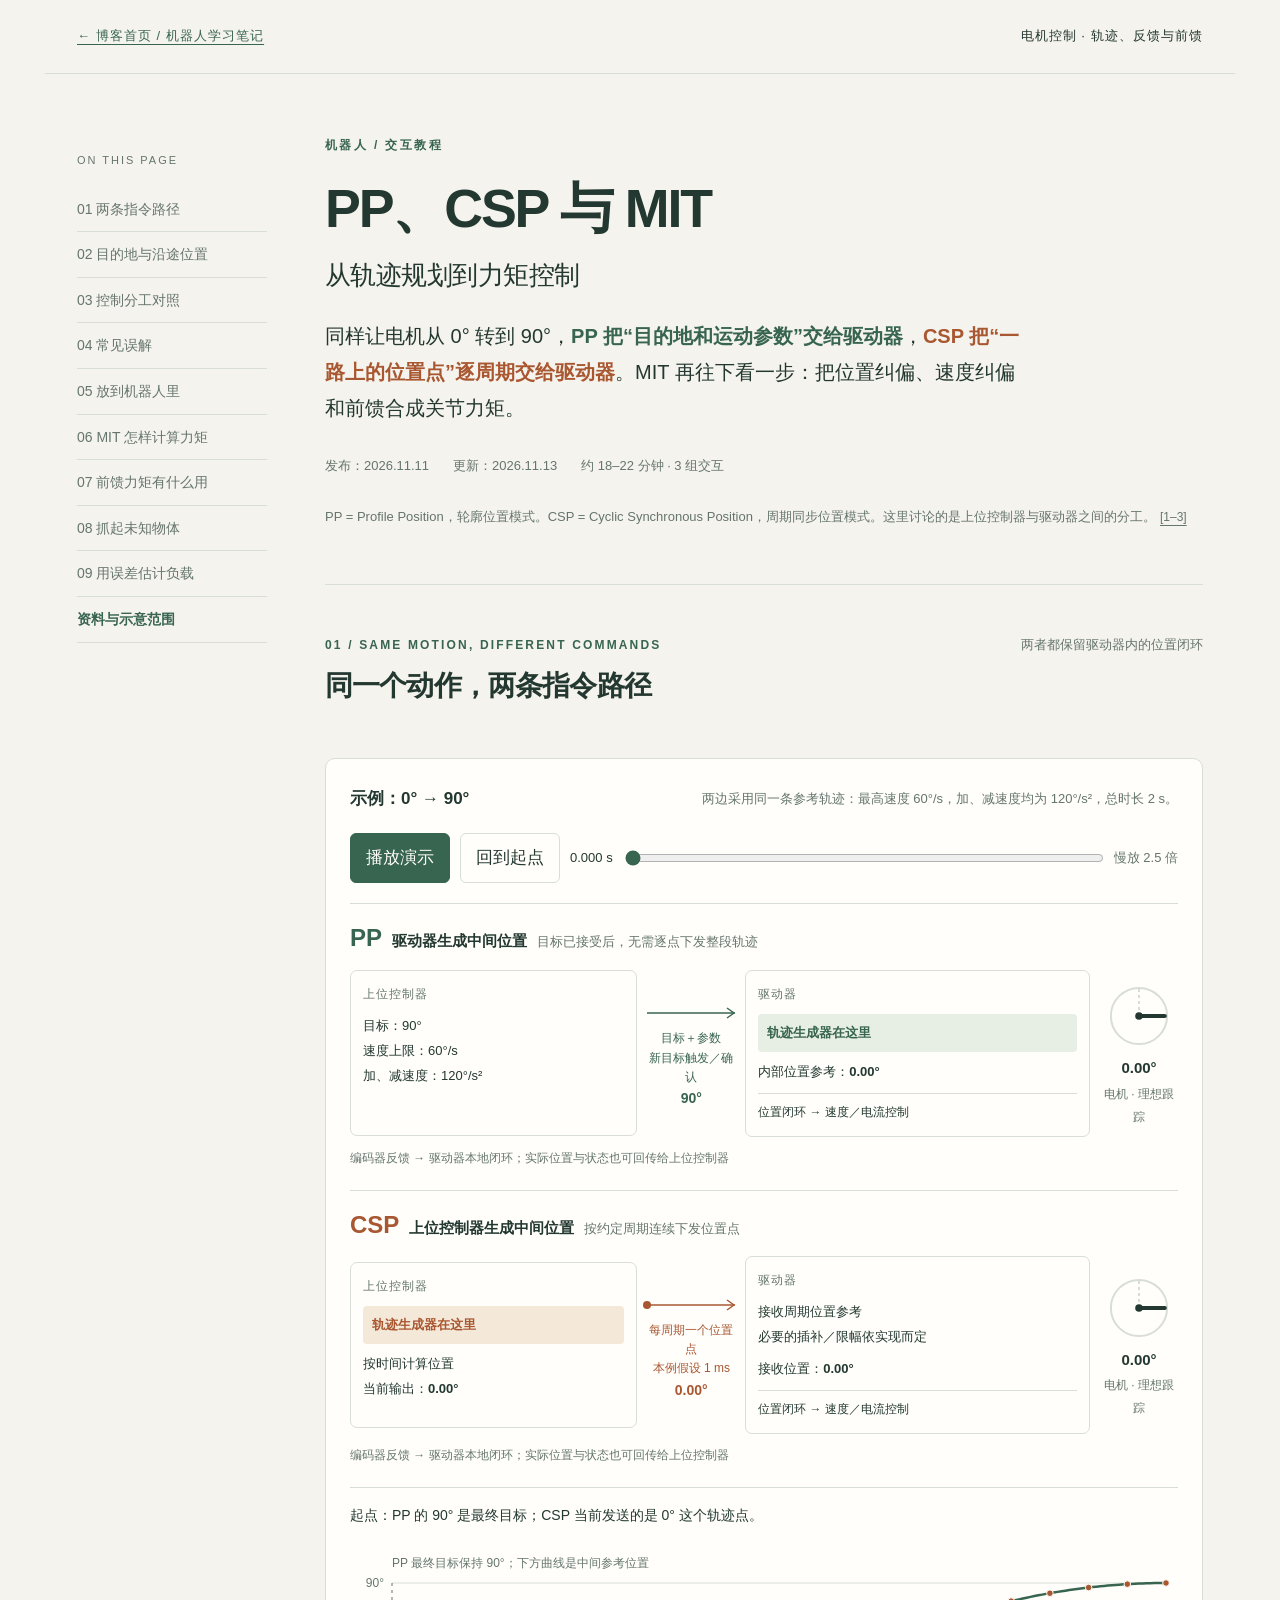
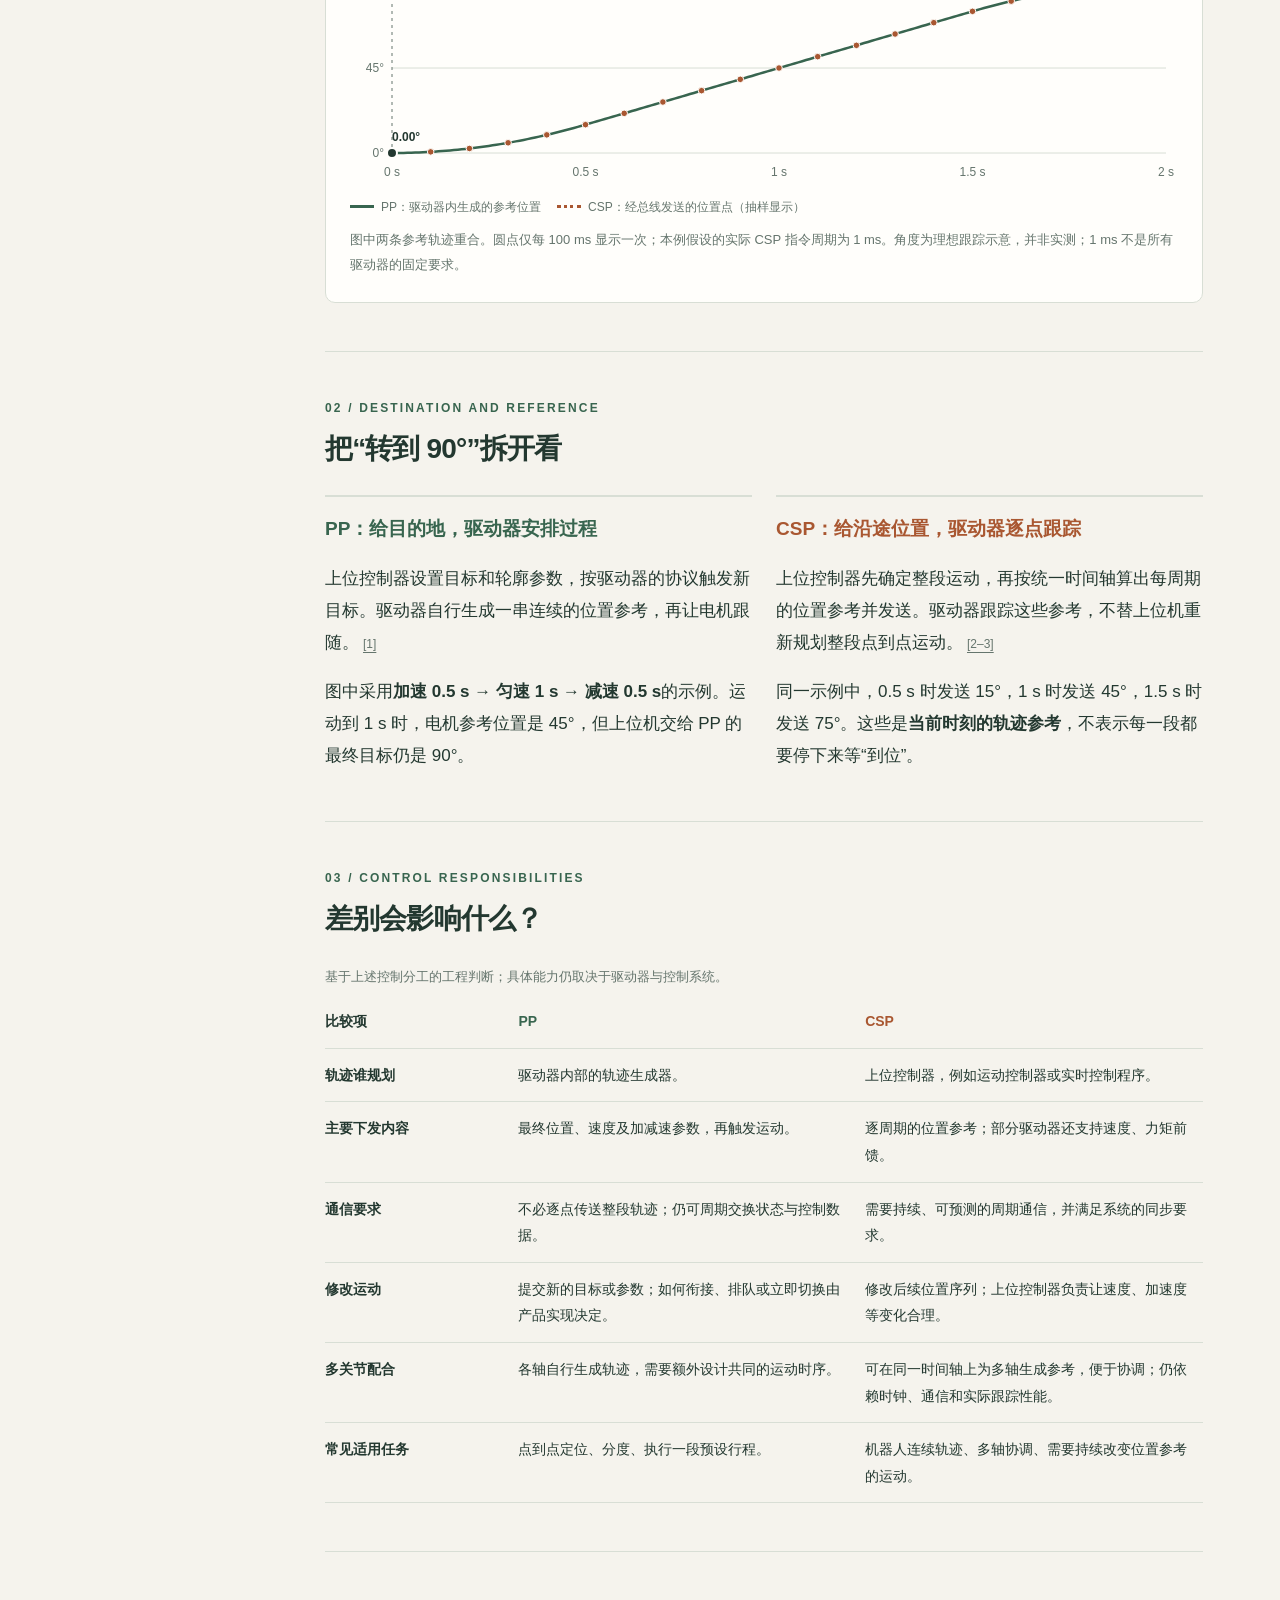
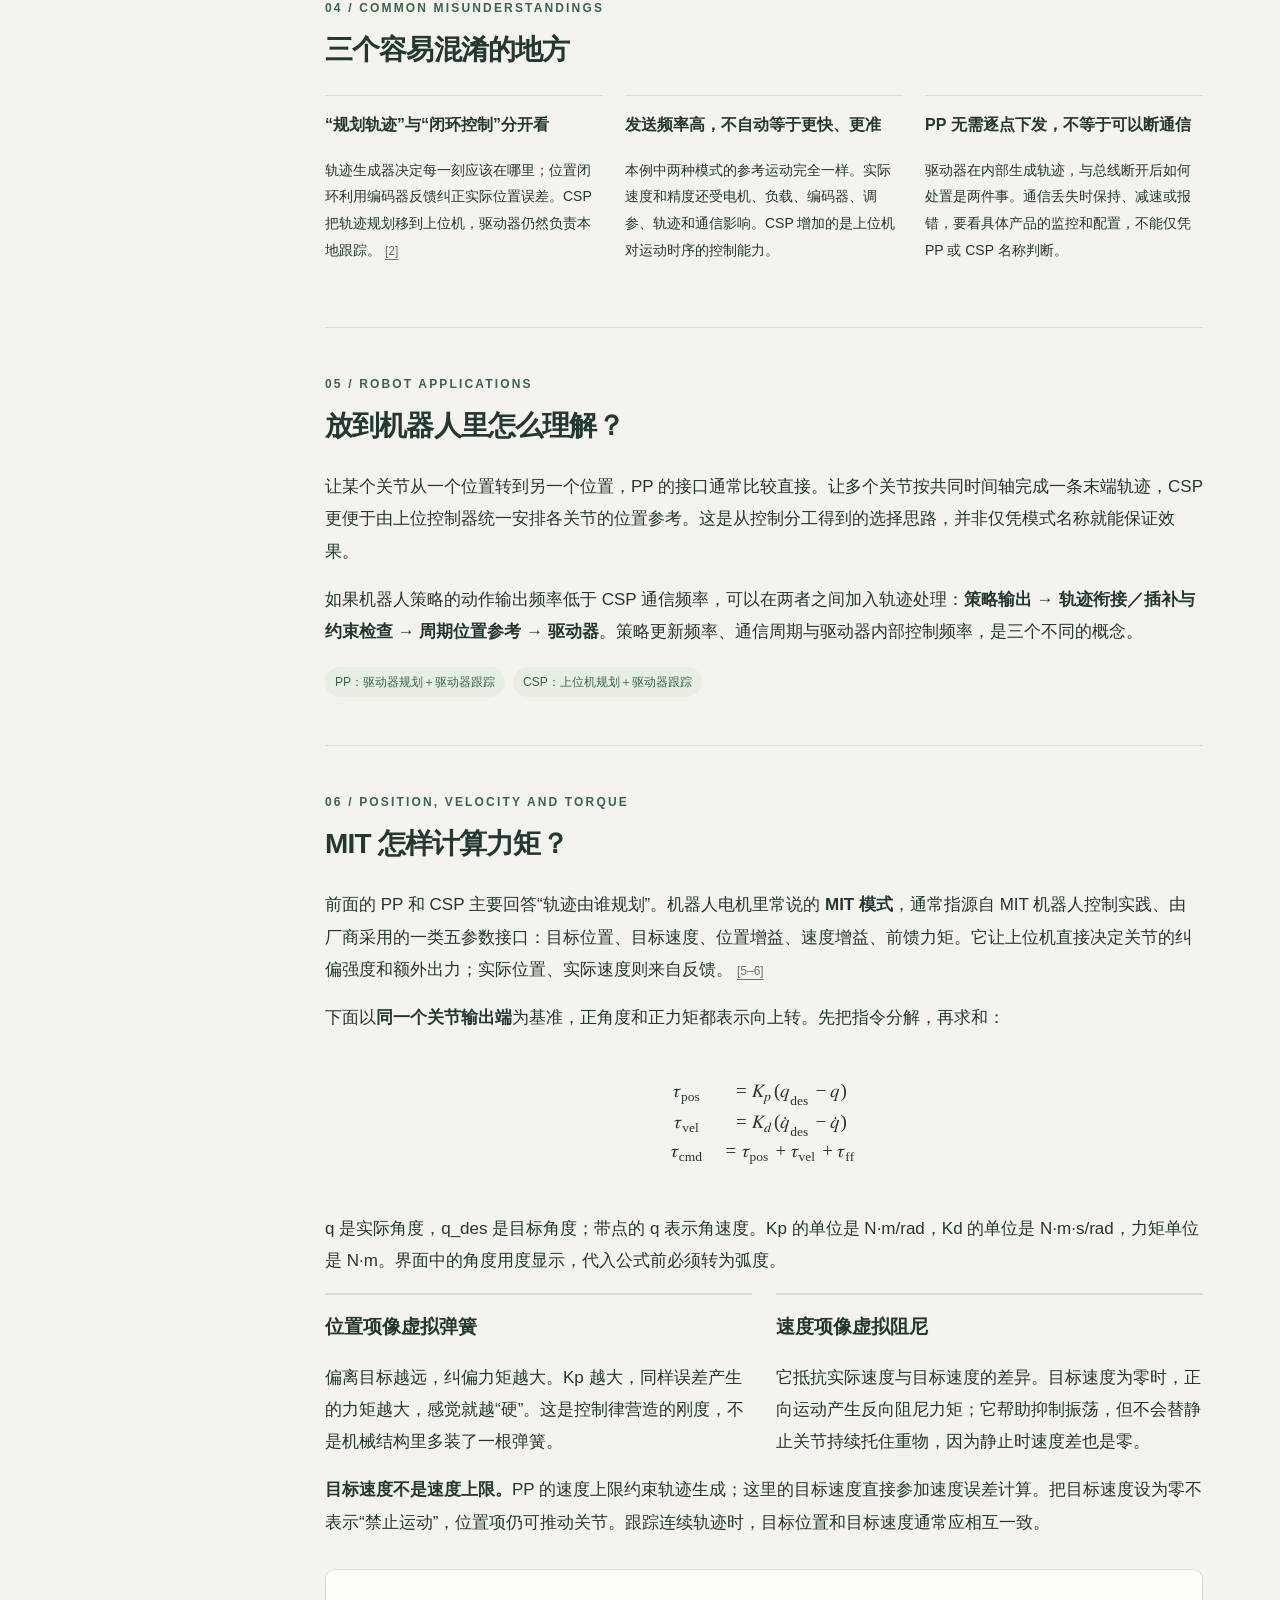
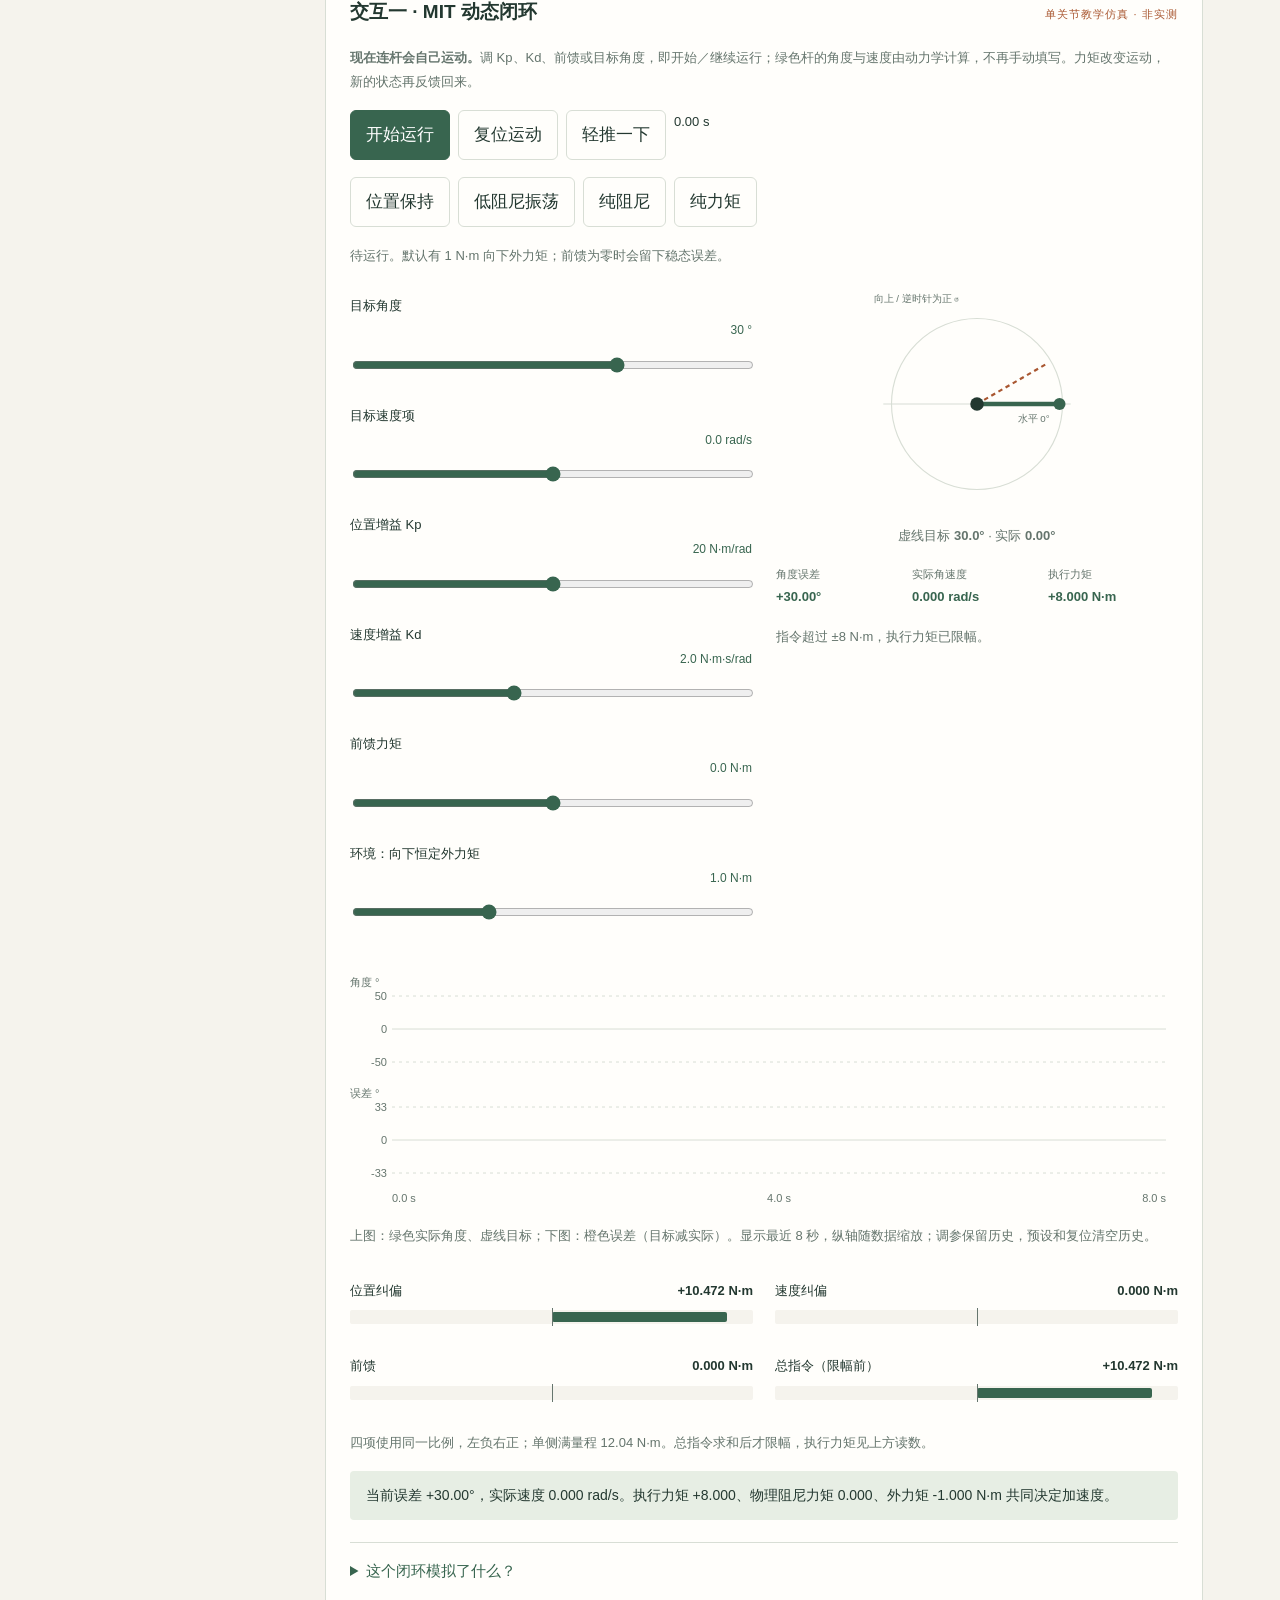
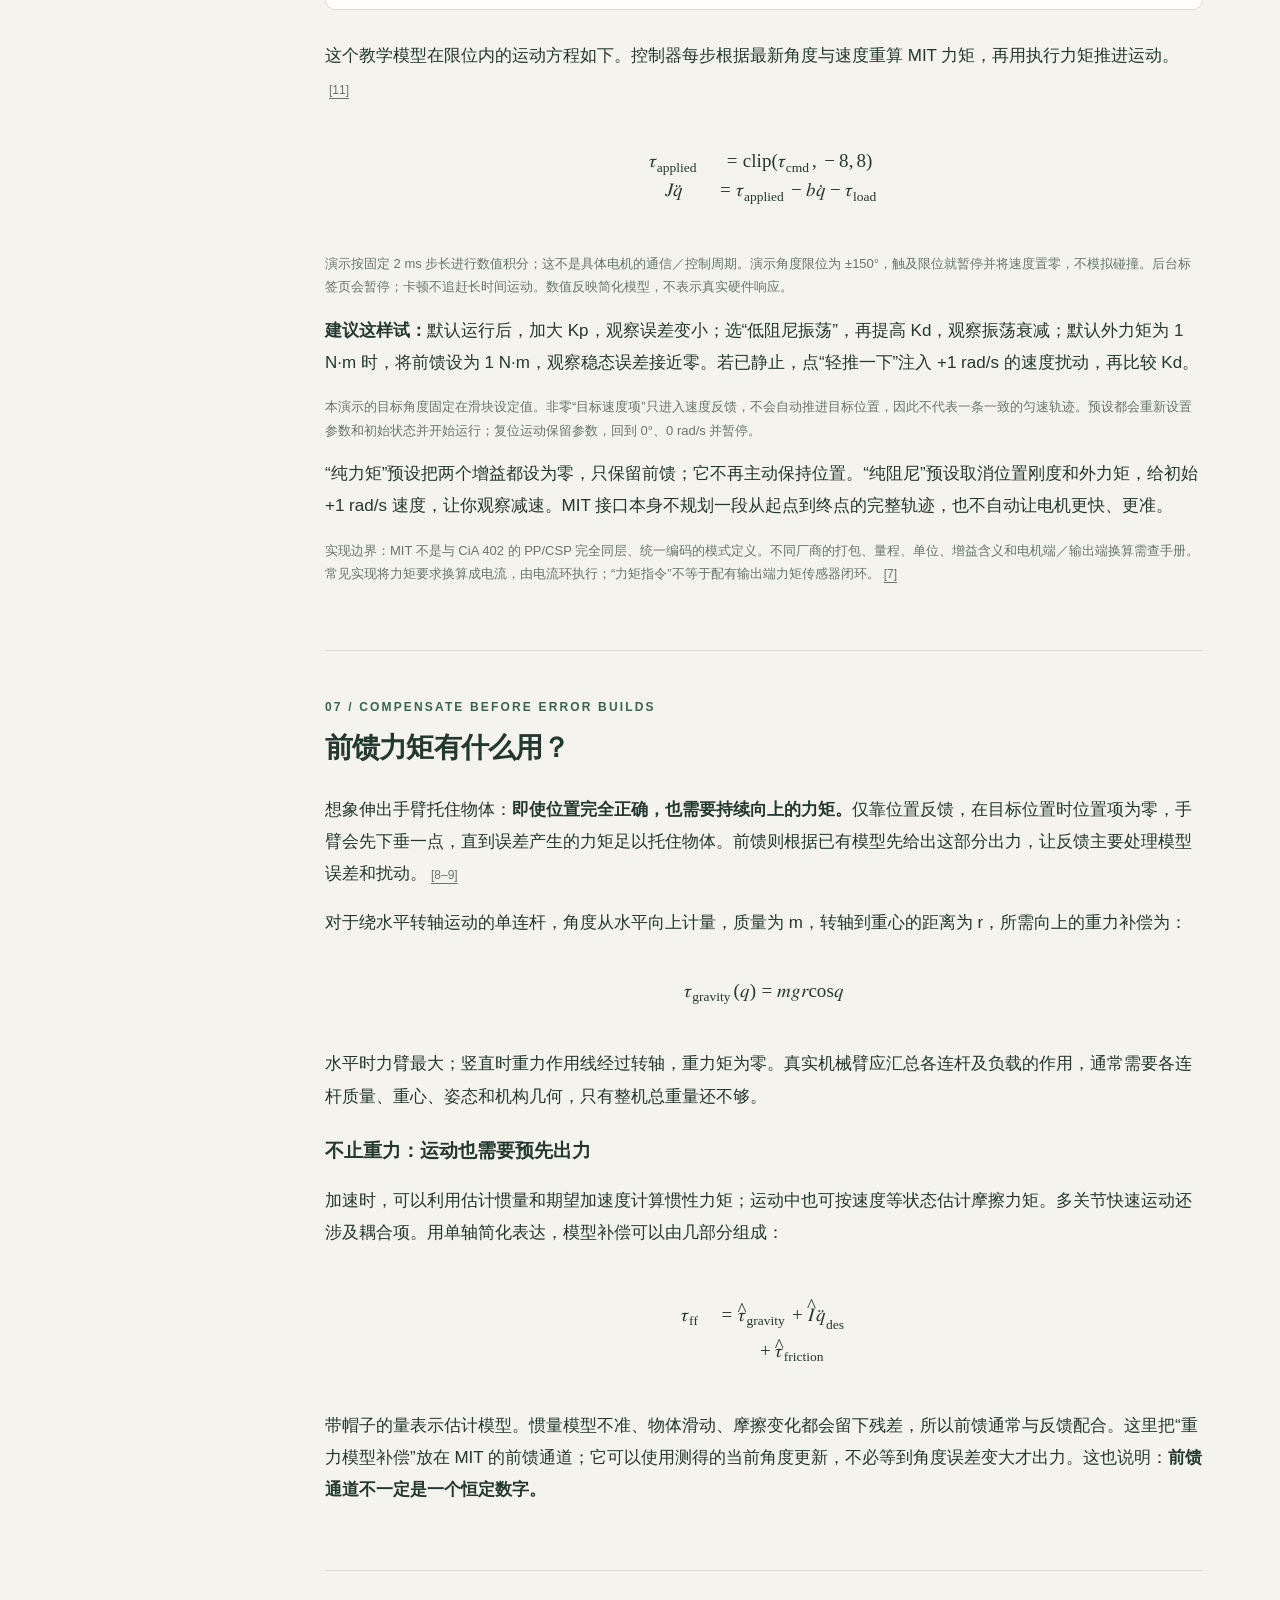
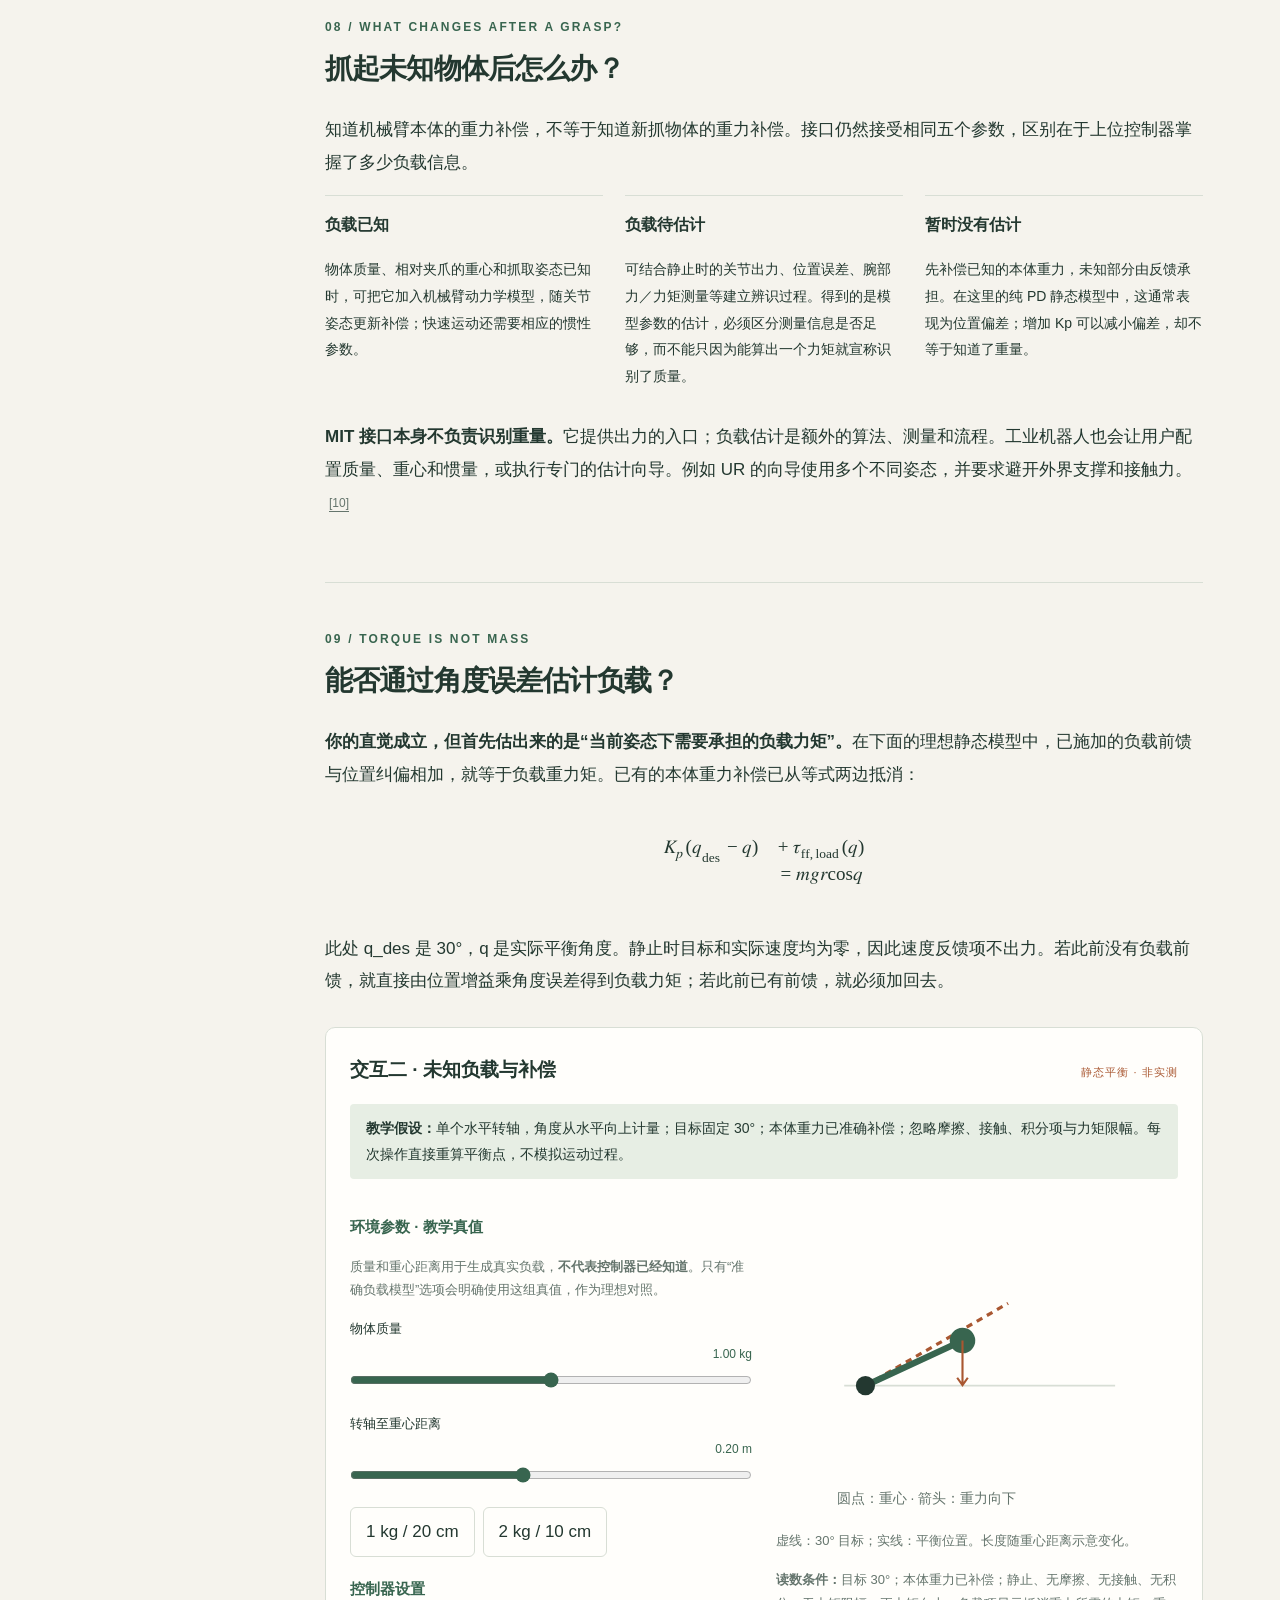
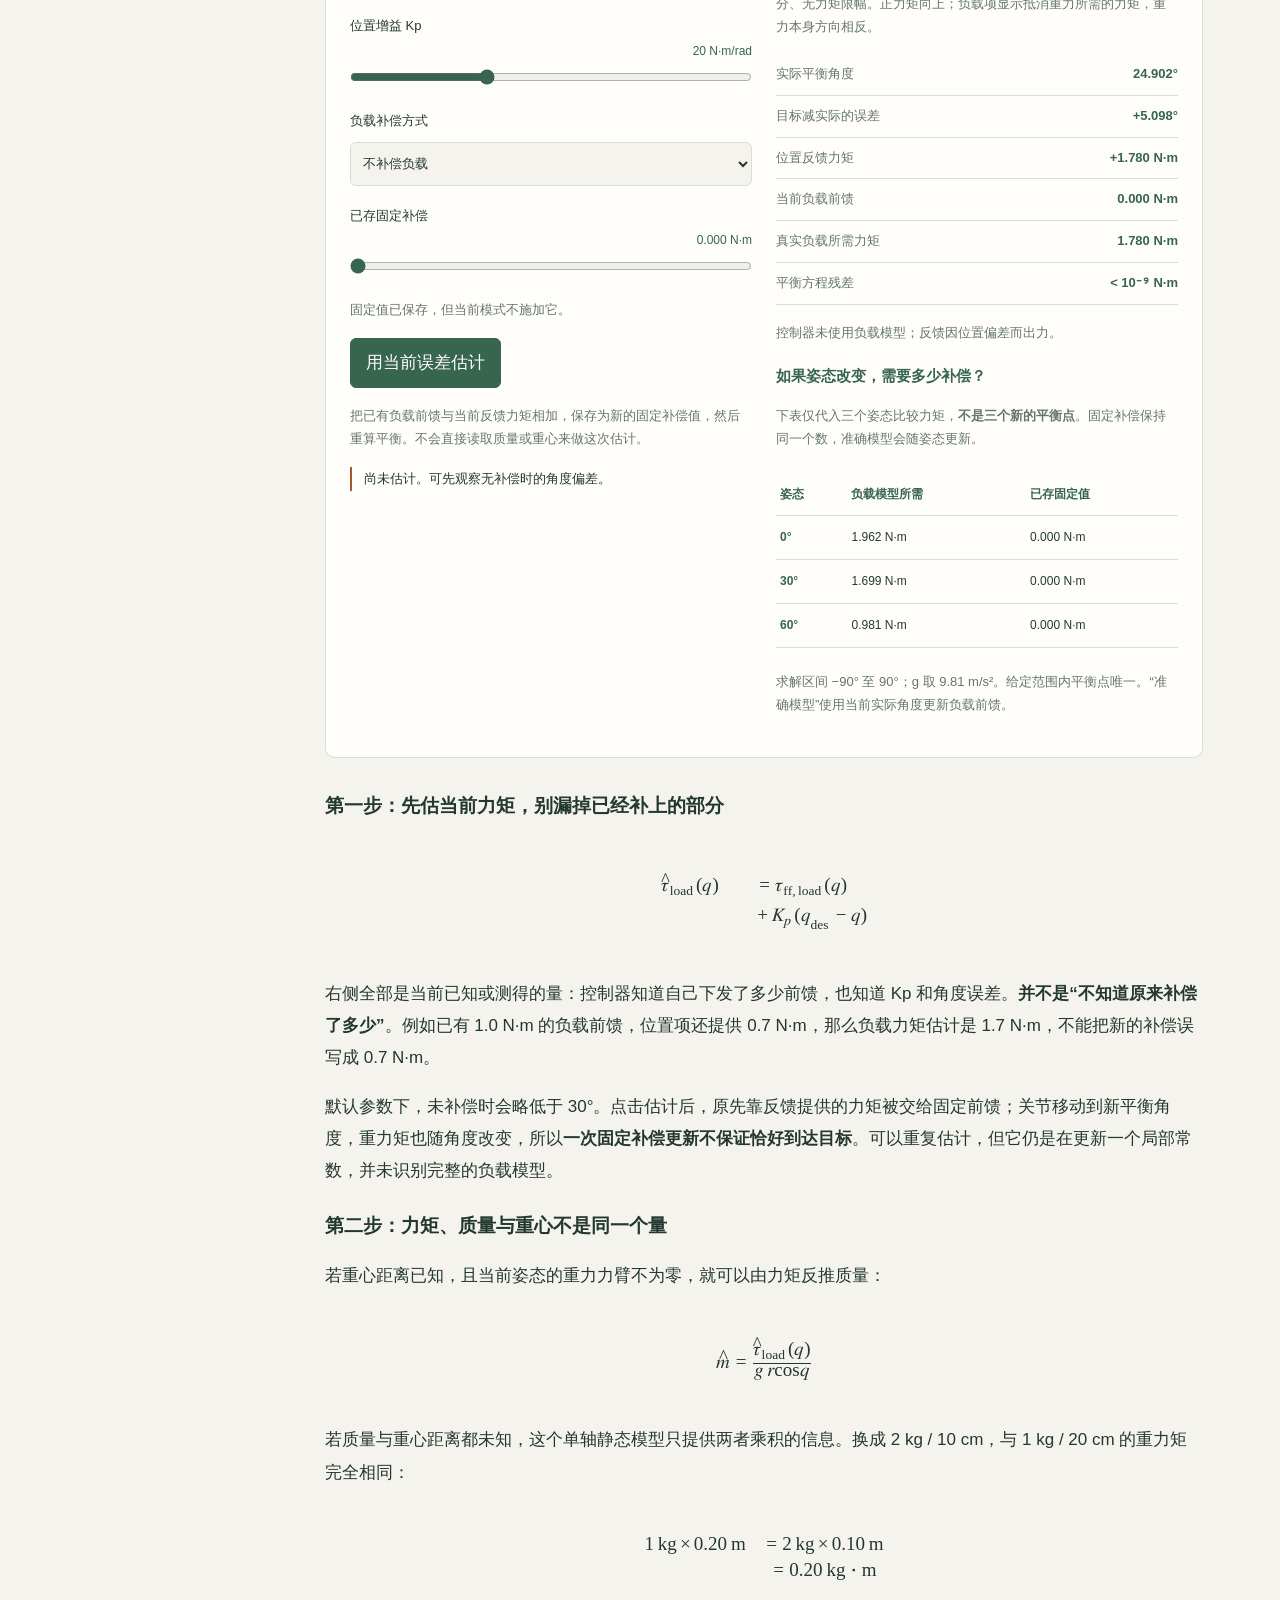
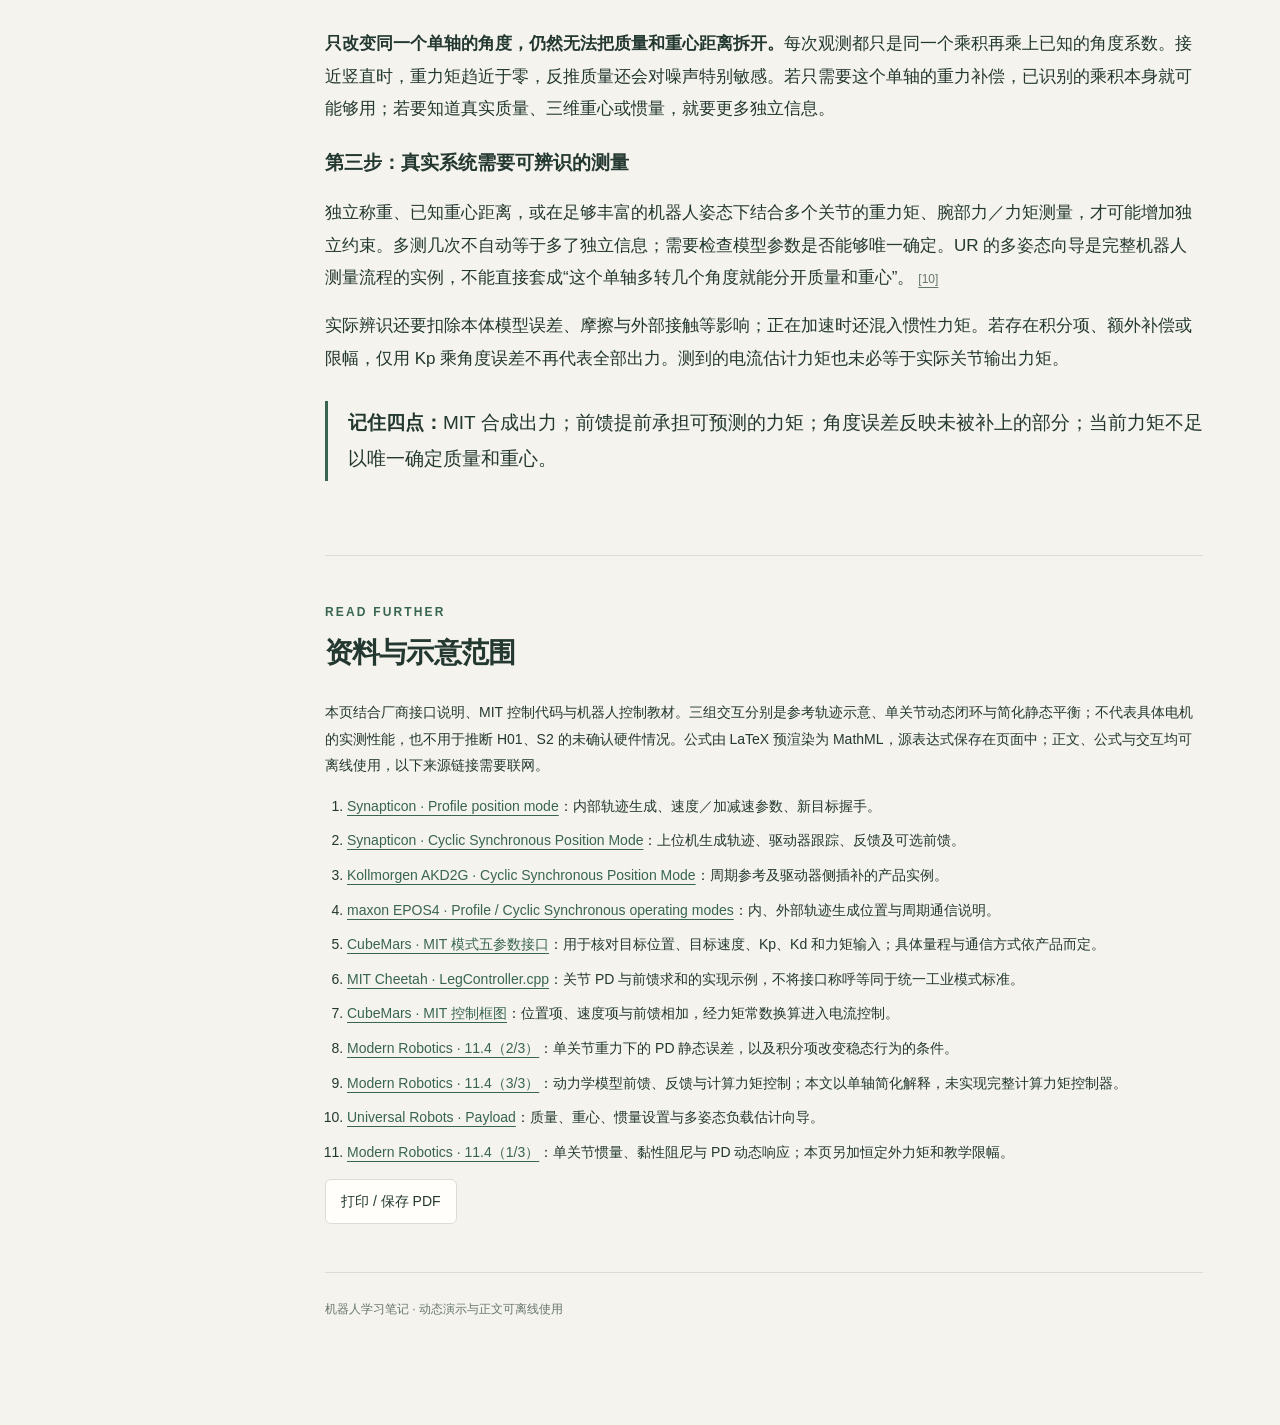
<file: posts/pp-vs-csp.html>
<!doctype html>
<html lang="zh-CN"><head><meta charset="utf-8"><meta name="viewport" content="width=device-width,initial-scale=1">
<title>PP、CSP 与 MIT：从轨迹规划到力矩控制 · 机器人学习笔记</title><meta name="description" content="从 PP/CSP 的轨迹分工，到 MIT 动态闭环与力矩分解，再用未知负载实验理解前馈、角度误差与重心辨识。"><meta name="color-scheme" content="light">
<meta name="category" content="机器人"><meta property="article:section" content="机器人"><meta name="article-format" content="交互教程">
<meta property="og:type" content="article"><meta property="og:title" content="PP、CSP 与 MIT：从轨迹规划到力矩控制"><meta property="og:description" content="从 PP/CSP 的轨迹分工，到 MIT 动态闭环与力矩分解，再用未知负载实验理解前馈、角度误差与重心辨识。">
<meta property="article:published_time" content="2026-11-11"><meta property="article:modified_time" content="2026-11-13">
<link rel="canonical" href="https://mystatic.github.io/posts/pp-vs-csp.html">
<link rel="stylesheet" href="../assets/pp-csp/style.css?v=1355fea4bcae">
</head><body><a class="skip-link" href="#article">跳到正文</a>
<header><a href="../index.html">← 博客首页 / 机器人学习笔记</a><span>电机控制 · 轨迹、反馈与前馈</span></header>
<main><aside aria-label="文章目录"><p>ON THIS PAGE</p><nav>
<a href="#motion">01 两条指令路径</a><a href="#position">02 目的地与沿途位置</a><a href="#comparison">03 控制分工对照</a><a href="#misconceptions">04 常见误解</a><a href="#robot">05 放到机器人里</a><a href="#mit">06 MIT 怎样计算力矩</a><a href="#feedforward">07 前馈力矩有什么用</a><a href="#unknown-load">08 抓起未知物体</a><a href="#load-estimation">09 用误差估计负载</a><a href="#sources">资料与示意范围</a>
</nav></aside><article id="article">

<div class="intro">
  <div class="eyebrow">机器人 / 交互教程</div>
  <h1>PP、CSP 与 MIT<span>从轨迹规划到力矩控制</span></h1>
  <p class="lead">同样让电机从 0° 转到 90°，<strong class="pp">PP 把“目的地和运动参数”交给驱动器</strong>，<strong class="csp">CSP 把“一路上的位置点”逐周期交给驱动器</strong>。MIT 再往下看一步：把位置纠偏、速度纠偏和前馈合成关节力矩。</p>
  <div class="meta"><span>发布：2026.11.11</span><span>更新：2026.11.13</span><span id="reading-time">约 18–22 分钟 · 3 组交互</span></div><p class="quiet">PP = Profile Position，轮廓位置模式。CSP = Cyclic Synchronous Position，周期同步位置模式。这里讨论的是上位控制器与驱动器之间的分工。<a class="source-tag" href="#sources">[1–3]</a></p>
</div>

<section id="motion" aria-labelledby="demo-title">
  <div class="section-head"><h2 id="demo-title"><small>01 / SAME MOTION, DIFFERENT COMMANDS</small>同一个动作，两条指令路径</h2><span class="quiet">两者都保留驱动器内的位置闭环</span></div>
  <noscript><p class="noscript">正文、公式和示意图可离线阅读；三组交互需要启用 JavaScript。下方新增实验的数值初始为默认参数的静态快照。</p></noscript><div class="demo">
    <div class="demo-top"><strong>示例：0° → 90°</strong><span class="assumption">两边采用同一条参考轨迹：最高速度 60°/s，加、减速度均为 120°/s²，总时长 2 s。</span></div>
    <div class="controls">
      <button class="play" id="play" type="button">播放演示</button>
      <button class="replay" id="replay" type="button">回到起点</button>
      <label class="scrub" for="time"><span class="clock" id="clock">0.000 s</span><input id="time" type="range" min="0" max="2" step="0.001" value="0" aria-label="运动时刻，单位秒"></label>
      <span class="quiet">慢放 2.5 倍</span>
    </div>
    <div class="lane lane-pp">
      <div class="lane-title"><span class="mode pp">PP</span><strong>驱动器生成中间位置</strong><span class="quiet">目标已接受后，无需逐点下发整段轨迹</span></div>
      <div class="flow">
        <div class="zone zone-host"><span class="zone-title">上位控制器</span><div class="zone-content">目标：90°<br>速度上限：60°/s<br>加、减速度：120°/s²</div></div>
        <div class="packet pp"><svg aria-hidden="true"><g class="across"><line x1="0" y1="16" x2="100%" y2="16"/><path d="M-7 -5 L0 0 L-7 5" transform="translate(114 16)"/></g><g class="down"><line x1="14" y1="1" x2="14" y2="46"/><path d="M9 39 L14 46 L19 39"/></g></svg><div><div class="packet-label">目标＋参数<br>新目标触发／确认</div><div class="packet-value">90°</div></div></div>
        <div class="zone zone-drive"><span class="zone-title">驱动器</span><div class="planner">轨迹生成器在这里</div><div class="zone-content">内部位置参考：<strong id="pp-ref">0.00°</strong></div><div class="loop">位置闭环 → 速度／电流控制</div></div>
        <div class="rotor"><svg class="motor" viewBox="0 0 100 100" role="img" aria-label="PP 电机理想角度"><circle class="motor-rim" cx="50" cy="50" r="37"/><line class="motor-target" x1="50" y1="50" x2="50" y2="13"/><g id="pp-arm"><line class="needle" x1="50" y1="50" x2="84" y2="50"/></g><circle cx="50" cy="50" r="5" fill="currentColor"/></svg><div class="angle" id="pp-angle">0.00°</div><div class="motor-label">电机 · 理想跟踪</div></div>
      </div>
      <div class="feedback">编码器反馈 → 驱动器本地闭环；实际位置与状态也可回传给上位控制器</div>
    </div>
    <div class="lane lane-csp">
      <div class="lane-title"><span class="mode csp">CSP</span><strong>上位控制器生成中间位置</strong><span class="quiet">按约定周期连续下发位置点</span></div>
      <div class="flow">
        <div class="zone zone-host"><span class="zone-title">上位控制器</span><div class="planner">轨迹生成器在这里</div><div class="zone-content">按时间计算位置<br>当前输出：<strong id="host-ref">0.00°</strong></div></div>
        <div class="packet csp"><svg aria-hidden="true"><g class="across"><line x1="0" y1="16" x2="100%" y2="16"/><path d="M-7 -5 L0 0 L-7 5" transform="translate(114 16)"/><circle id="packet-dot" cx="0" cy="16" r="4"/></g><g class="down"><line x1="14" y1="1" x2="14" y2="46"/><path d="M9 39 L14 46 L19 39"/></g></svg><div><div class="packet-label">每周期一个位置点<br>本例假设 1 ms</div><div class="packet-value" id="csp-packet">0.00°</div></div></div>
        <div class="zone zone-drive"><span class="zone-title">驱动器</span><div class="zone-content">接收周期位置参考<br>必要的插补／限幅依实现而定</div><div class="zone-content">接收位置：<strong id="csp-ref">0.00°</strong></div><div class="loop">位置闭环 → 速度／电流控制</div></div>
        <div class="rotor"><svg class="motor" viewBox="0 0 100 100" role="img" aria-label="CSP 电机理想角度"><circle class="motor-rim" cx="50" cy="50" r="37"/><line class="motor-target" x1="50" y1="50" x2="50" y2="13"/><g id="csp-arm"><line class="needle" x1="50" y1="50" x2="84" y2="50"/></g><circle cx="50" cy="50" r="5" fill="currentColor"/></svg><div class="angle" id="csp-angle">0.00°</div><div class="motor-label">电机 · 理想跟踪</div></div>
      </div>
      <div class="feedback">编码器反馈 → 驱动器本地闭环；实际位置与状态也可回传给上位控制器</div>
    </div>
    <div class="status" id="status" role="status" aria-live="polite">起点：PP 的 90° 是最终目标；CSP 当前发送的是 0° 这个轨迹点。</div>
    <div class="timeline">
      <svg id="position-chart" role="img" aria-label="相同参考位置轨迹：PP 的最终目标恒为 90 度，中间位置在驱动器内生成；CSP 的中间位置通过总线发送。"></svg>
      <div class="legend"><span><i class="swatch"></i>PP：驱动器内生成的参考位置</span><span><i class="swatch dotted"></i>CSP：经总线发送的位置点（抽样显示）</span></div>
      <p class="quiet" style="margin:10px 0 0">图中两条参考轨迹重合。圆点仅每 100 ms 显示一次；本例假设的实际 CSP 指令周期为 1 ms。角度为理想跟踪示意，并非实测；1 ms 不是所有驱动器的固定要求。</p>
    </div>
  </div>
</section>

<section id="position" aria-labelledby="read-title">
  <h2 id="read-title"><small>02 / DESTINATION AND REFERENCE</small>把“转到 90°”拆开看</h2>
  <div class="readings">
    <article class="reading"><h3 class="pp">PP：给目的地，驱动器安排过程</h3><p>上位控制器设置目标和轮廓参数，按驱动器的协议触发新目标。驱动器自行生成一串连续的位置参考，再让电机跟随。<a class="source-tag" href="#source-pp">[1]</a></p><p>图中采用<strong>加速 0.5 s → 匀速 1 s → 减速 0.5 s</strong>的示例。运动到 1 s 时，电机参考位置是 45°，但上位机交给 PP 的最终目标仍是 90°。</p></article>
    <article class="reading"><h3 class="csp">CSP：给沿途位置，驱动器逐点跟踪</h3><p>上位控制器先确定整段运动，再按统一时间轴算出每周期的位置参考并发送。驱动器跟踪这些参考，不替上位机重新规划整段点到点运动。<a class="source-tag" href="#source-csp">[2–3]</a></p><p>同一示例中，0.5 s 时发送 15°，1 s 时发送 45°，1.5 s 时发送 75°。这些是<strong>当前时刻的轨迹参考</strong>，不表示每一段都要停下来等“到位”。</p></article>
  </div>
</section>

<section id="comparison" aria-labelledby="compare-title">
  <h2 id="compare-title"><small>03 / CONTROL RESPONSIBILITIES</small>差别会影响什么？</h2>
  <table class="comparison"><caption class="quiet" style="text-align:left;margin-bottom:6px">基于上述控制分工的工程判断；具体能力仍取决于驱动器与控制系统。</caption><thead><tr><th scope="col">比较项</th><th scope="col" class="pp">PP</th><th scope="col" class="csp">CSP</th></tr></thead><tbody>
    <tr><th scope="row">轨迹谁规划</th><td>驱动器内部的轨迹生成器。</td><td>上位控制器，例如运动控制器或实时控制程序。</td></tr>
    <tr><th scope="row">主要下发内容</th><td>最终位置、速度及加减速参数，再触发运动。</td><td>逐周期的位置参考；部分驱动器还支持速度、力矩前馈。</td></tr>
    <tr><th scope="row">通信要求</th><td>不必逐点传送整段轨迹；仍可周期交换状态与控制数据。</td><td>需要持续、可预测的周期通信，并满足系统的同步要求。</td></tr>
    <tr><th scope="row">修改运动</th><td>提交新的目标或参数；如何衔接、排队或立即切换由产品实现决定。</td><td>修改后续位置序列；上位控制器负责让速度、加速度等变化合理。</td></tr>
    <tr><th scope="row">多关节配合</th><td>各轴自行生成轨迹，需要额外设计共同的运动时序。</td><td>可在同一时间轴上为多轴生成参考，便于协调；仍依赖时钟、通信和实际跟踪性能。</td></tr>
    <tr><th scope="row">常见适用任务</th><td>点到点定位、分度、执行一段预设行程。</td><td>机器人连续轨迹、多轴协调、需要持续改变位置参考的运动。</td></tr>
  </tbody></table>
</section>

<section id="misconceptions" aria-labelledby="notes-title">
  <h2 id="notes-title"><small>04 / COMMON MISUNDERSTANDINGS</small>三个容易混淆的地方</h2>
  <div class="notes">
    <article class="note"><h3>“规划轨迹”与“闭环控制”分开看</h3><p>轨迹生成器决定每一刻应该在哪里；位置闭环利用编码器反馈纠正实际位置误差。CSP 把轨迹规划移到上位机，驱动器仍然负责本地跟踪。<a class="source-tag" href="#source-csp">[2]</a></p></article>
    <article class="note"><h3>发送频率高，不自动等于更快、更准</h3><p>本例中两种模式的参考运动完全一样。实际速度和精度还受电机、负载、编码器、调参、轨迹和通信影响。CSP 增加的是上位机对运动时序的控制能力。</p></article>
    <article class="note"><h3>PP 无需逐点下发，不等于可以断通信</h3><p>驱动器在内部生成轨迹，与总线断开后如何处置是两件事。通信丢失时保持、减速或报错，要看具体产品的监控和配置，不能仅凭 PP 或 CSP 名称判断。</p></article>
  </div>
</section>

<section id="robot" aria-labelledby="robot-title">
  <h2 id="robot-title"><small>05 / ROBOT APPLICATIONS</small>放到机器人里怎么理解？</h2>
  <p>让某个关节从一个位置转到另一个位置，PP 的接口通常比较直接。让多个关节按共同时间轴完成一条末端轨迹，CSP 更便于由上位控制器统一安排各关节的位置参考。这是从控制分工得到的选择思路，并非仅凭模式名称就能保证效果。</p>
  <p>如果机器人策略的动作输出频率低于 CSP 通信频率，可以在两者之间加入轨迹处理：<strong>策略输出 → 轨迹衔接／插补与约束检查 → 周期位置参考 → 驱动器</strong>。策略更新频率、通信周期与驱动器内部控制频率，是三个不同的概念。</p>
  <div class="pills"><span class="pill">PP：驱动器规划＋驱动器跟踪</span><span class="pill">CSP：上位机规划＋驱动器跟踪</span></div>
</section>


<section id="mit" aria-labelledby="mit-title">
<h2 id="mit-title"><small>06 / POSITION, VELOCITY AND TORQUE</small>MIT 怎样计算力矩？</h2>
<p>前面的 PP 和 CSP 主要回答“轨迹由谁规划”。机器人电机里常说的 <strong>MIT 模式</strong>，通常指源自 MIT 机器人控制实践、由厂商采用的一类五参数接口：目标位置、目标速度、位置增益、速度增益、前馈力矩。它让上位机直接决定关节的纠偏强度和额外出力；实际位置、实际速度则来自反馈。<a class="source-tag" href="#source-mit">[5–6]</a></p>
<p>下面以<strong>同一个关节输出端</strong>为基准，正角度和正力矩都表示向上转。先把指令分解，再求和：</p>
<div class="math" data-tex="\begin{aligned}\tau_{\mathrm{pos}}&amp;=K_p(q_{\mathrm{des}}-q)\\\tau_{\mathrm{vel}}&amp;=K_d(\dot q_{\mathrm{des}}-\dot q)\\\tau_{\mathrm{cmd}}&amp;=\tau_{\mathrm{pos}}+\tau_{\mathrm{vel}}+\tau_{\mathrm{ff}}\end{aligned}"><span class="katex"><math xmlns="http://www.w3.org/1998/Math/MathML" display="block"><semantics><mtable rowspacing="0.25em" columnalign="right left" columnspacing="0em"><mtr><mtd><mstyle scriptlevel="0" displaystyle="true"><msub><mi>τ</mi><mrow><mi mathvariant="normal">p</mi><mi mathvariant="normal">o</mi><mi mathvariant="normal">s</mi></mrow></msub></mstyle></mtd><mtd><mstyle scriptlevel="0" displaystyle="true"><mrow><mrow></mrow><mo>=</mo><msub><mi>K</mi><mi>p</mi></msub><mo stretchy="false">(</mo><msub><mi>q</mi><mrow><mi mathvariant="normal">d</mi><mi mathvariant="normal">e</mi><mi mathvariant="normal">s</mi></mrow></msub><mo>−</mo><mi>q</mi><mo stretchy="false">)</mo></mrow></mstyle></mtd></mtr><mtr><mtd><mstyle scriptlevel="0" displaystyle="true"><msub><mi>τ</mi><mrow><mi mathvariant="normal">v</mi><mi mathvariant="normal">e</mi><mi mathvariant="normal">l</mi></mrow></msub></mstyle></mtd><mtd><mstyle scriptlevel="0" displaystyle="true"><mrow><mrow></mrow><mo>=</mo><msub><mi>K</mi><mi>d</mi></msub><mo stretchy="false">(</mo><msub><mover accent="true"><mi>q</mi><mo>˙</mo></mover><mrow><mi mathvariant="normal">d</mi><mi mathvariant="normal">e</mi><mi mathvariant="normal">s</mi></mrow></msub><mo>−</mo><mover accent="true"><mi>q</mi><mo>˙</mo></mover><mo stretchy="false">)</mo></mrow></mstyle></mtd></mtr><mtr><mtd><mstyle scriptlevel="0" displaystyle="true"><msub><mi>τ</mi><mrow><mi mathvariant="normal">c</mi><mi mathvariant="normal">m</mi><mi mathvariant="normal">d</mi></mrow></msub></mstyle></mtd><mtd><mstyle scriptlevel="0" displaystyle="true"><mrow><mrow></mrow><mo>=</mo><msub><mi>τ</mi><mrow><mi mathvariant="normal">p</mi><mi mathvariant="normal">o</mi><mi mathvariant="normal">s</mi></mrow></msub><mo>+</mo><msub><mi>τ</mi><mrow><mi mathvariant="normal">v</mi><mi mathvariant="normal">e</mi><mi mathvariant="normal">l</mi></mrow></msub><mo>+</mo><msub><mi>τ</mi><mrow><mi mathvariant="normal">f</mi><mi mathvariant="normal">f</mi></mrow></msub></mrow></mstyle></mtd></mtr></mtable><annotation encoding="application/x-tex">\begin{aligned}\tau_{\mathrm{pos}}&amp;=K_p(q_{\mathrm{des}}-q)\\\tau_{\mathrm{vel}}&amp;=K_d(\dot q_{\mathrm{des}}-\dot q)\\\tau_{\mathrm{cmd}}&amp;=\tau_{\mathrm{pos}}+\tau_{\mathrm{vel}}+\tau_{\mathrm{ff}}\end{aligned}</annotation></semantics></math></span></div>
<p>q 是实际角度，q_des 是目标角度；带点的 q 表示角速度。Kp 的单位是 N·m/rad，Kd 的单位是 N·m·s/rad，力矩单位是 N·m。界面中的角度用度显示，代入公式前必须转为弧度。</p>
<div class="readings"><div class="reading"><h3>位置项像虚拟弹簧</h3><p>偏离目标越远，纠偏力矩越大。Kp 越大，同样误差产生的力矩越大，感觉就越“硬”。这是控制律营造的刚度，不是机械结构里多装了一根弹簧。</p></div><div class="reading"><h3>速度项像虚拟阻尼</h3><p>它抵抗实际速度与目标速度的差异。目标速度为零时，正向运动产生反向阻尼力矩；它帮助抑制振荡，但不会替静止关节持续托住重物，因为静止时速度差也是零。</p></div></div>
<p><strong>目标速度不是速度上限。</strong>PP 的速度上限约束轨迹生成；这里的目标速度直接参加速度误差计算。把目标速度设为零不表示“禁止运动”，位置项仍可推动关节。跟踪连续轨迹时，目标位置和目标速度通常应相互一致。</p>
<div class="experiment" id="mit-experiment">
<div class="labhead"><h3>交互一 · MIT 动态闭环</h3><span class="tag">单关节教学仿真 · 非实测</span></div>
<p class="caption"><strong>现在连杆会自己运动。</strong>调 Kp、Kd、前馈或目标角度，即开始／继续运行；绿色杆的角度与速度由动力学计算，不再手动填写。力矩改变运动，新的状态再反馈回来。</p>
<div class="toolbar" aria-label="MIT 运行控制"><button id="mit-play" type="button" class="primary" aria-pressed="false">开始运行</button><button id="mit-reset" type="button">复位运动</button><button id="mit-push" type="button">轻推一下</button><span id="mit-clock" class="clock">0.00 s</span></div>
<div class="toolbar" aria-label="MIT 预设"><button id="preset-hold" type="button">位置保持</button><button id="preset-oscillate" type="button">低阻尼振荡</button><button id="preset-damping" type="button">纯阻尼</button><button id="preset-torque" type="button">纯力矩</button></div>
<p id="mit-status" class="caption" role="status">待运行。默认有 1 N·m 向下外力矩；前馈为零时会留下稳态误差。</p>
<div class="mit-live-layout"><div class="control-grid"><label for="mit-qd">目标角度<output id="mit-qd-value" for="mit-qd">30 °</output><input id="mit-qd" type="range" min="-90" max="90" step="1" value="30" data-unit="°"></label><label for="mit-vd">目标速度项<output id="mit-vd-value" for="mit-vd">0 rad/s</output><input id="mit-vd" type="range" min="-2" max="2" step="0.1" value="0" data-unit="rad/s"></label><label for="mit-kp">位置增益 Kp<output id="mit-kp-value" for="mit-kp">20 N·m/rad</output><input id="mit-kp" type="range" min="0" max="40" step="1" value="20" data-unit="N·m/rad"></label><label for="mit-kd">速度增益 Kd<output id="mit-kd-value" for="mit-kd">2 N·m·s/rad</output><input id="mit-kd" type="range" min="0" max="5" step="0.1" value="2" data-unit="N·m·s/rad"></label><label for="mit-ff">前馈力矩<output id="mit-ff-value" for="mit-ff">0 N·m</output><input id="mit-ff" type="range" min="-5" max="5" step="0.1" value="0" data-unit="N·m"></label><label for="mit-load">环境：向下恒定外力矩<output id="mit-load-value" for="mit-load">1 N·m</output><input id="mit-load" type="range" min="0" max="3" step="0.1" value="1" data-unit="N·m"></label></div><div class="mit-live-view">
<svg class="joint-diagram" viewBox="0 0 320 320" role="img" aria-labelledby="mit-diagram-title"><title id="mit-diagram-title">动态关节：虚线目标，绿色实际连杆；逆时针为正</title><circle cx="160" cy="160" r="114" class="joint-axis"/><path d="M35 160 H285" class="joint-axis"/><g id="mit-target-arm" transform="rotate(-30 160 160)"><path d="M160 160 H270" class="target-link"/></g><g id="mit-actual-arm"><path d="M160 160 H270" class="actual-link"/><circle cx="270" cy="160" r="8" class="joint-end"/></g><circle cx="160" cy="160" r="9" fill="currentColor"/><text x="214" y="184">水平 0°</text><text x="22" y="24">向上 / 逆时针为正 ↺</text></svg>
<p class="caption joint-key">虚线目标 <strong id="mit-target-readout">30°</strong> · 实际 <strong id="mit-actual-readout">0.00°</strong></p>
<div class="mit-live-numbers"><div>角度误差<strong id="mit-error">+30.00°</strong></div><div>实际角速度<strong id="mit-speed">0.000 rad/s</strong></div><div>执行力矩<strong id="mit-applied">+8.000 N·m</strong></div></div>
<p class="caption" id="mit-limit">指令超过 ±8 N·m，执行力矩已限幅。</p>
</div></div>
<svg id="mit-history" role="img" aria-label="最近 8 秒的目标角度、实际角度和角度误差曲线"></svg>
<p class="caption">上图：绿色实际角度、虚线目标；下图：橙色误差（目标减实际）。显示最近 8 秒，纵轴随数据缩放；调参保留历史，预设和复位清空历史。</p>
<div class="mit-torque-grid"><div class="torque-row"><div><span>位置纠偏</span><strong id="torque-p-number">+10.472 N·m</strong></div><div class="torque-track" aria-hidden="true"><i id="torque-p-bar"></i></div></div><div class="torque-row"><div><span>速度纠偏</span><strong id="torque-d-number">0.000 N·m</strong></div><div class="torque-track" aria-hidden="true"><i id="torque-d-bar"></i></div></div><div class="torque-row"><div><span>前馈</span><strong id="torque-ff-number">0.000 N·m</strong></div><div class="torque-track" aria-hidden="true"><i id="torque-ff-bar"></i></div></div><div class="torque-row"><div><span>总指令（限幅前）</span><strong id="torque-total-number">+10.472 N·m</strong></div><div class="torque-track" aria-hidden="true"><i id="torque-total-bar"></i></div></div></div><p class="caption">四项使用同一比例，左负右正；<span id="bar-scale">单侧满量程 12.04 N·m</span>。总指令求和后才限幅，执行力矩见上方读数。</p>
<p id="mit-result" class="hint">先运行；再把前馈调到 1 N·m，观察它如何抵消默认外力矩、消除稳态误差。</p>
<details><summary>这个闭环模拟了什么？</summary>
<p>单关节惯量 J 为 0.25 kg·m²，物理黏性阻尼 b 为 0.10 N·m·s/rad；忽略本体重力或视为已准确补偿。环境滑块是始终向负方向作用的恒定外力矩，用来突出稳态误差，<strong>不是随姿态变化的重力模型</strong>。未知负载的重力模型仍见交互二。</p>
</details>
</div>
<p>这个教学模型在限位内的运动方程如下。控制器每步根据最新角度与速度重算 MIT 力矩，再用执行力矩推进运动。<a class="source-tag" href="#source-dynamics">[11]</a></p>
<div class="math" data-tex="\begin{aligned}\tau_{\mathrm{applied}}&amp;=\operatorname{clip}(\tau_{\mathrm{cmd}},-8,8)\\J\ddot q&amp;=\tau_{\mathrm{applied}}-b\dot q-\tau_{\mathrm{load}}\end{aligned}"><span class="katex"><math xmlns="http://www.w3.org/1998/Math/MathML" display="block"><semantics><mtable rowspacing="0.25em" columnalign="right left" columnspacing="0em"><mtr><mtd><mstyle scriptlevel="0" displaystyle="true"><msub><mi>τ</mi><mrow><mi mathvariant="normal">a</mi><mi mathvariant="normal">p</mi><mi mathvariant="normal">p</mi><mi mathvariant="normal">l</mi><mi mathvariant="normal">i</mi><mi mathvariant="normal">e</mi><mi mathvariant="normal">d</mi></mrow></msub></mstyle></mtd><mtd><mstyle scriptlevel="0" displaystyle="true"><mrow><mrow></mrow><mo>=</mo><mi mathvariant="normal">clip</mi><mo>⁡</mo><mo stretchy="false">(</mo><msub><mi>τ</mi><mrow><mi mathvariant="normal">c</mi><mi mathvariant="normal">m</mi><mi mathvariant="normal">d</mi></mrow></msub><mo separator="true">,</mo><mo>−</mo><mn>8</mn><mo separator="true">,</mo><mn>8</mn><mo stretchy="false">)</mo></mrow></mstyle></mtd></mtr><mtr><mtd><mstyle scriptlevel="0" displaystyle="true"><mrow><mi>J</mi><mover accent="true"><mi>q</mi><mo>¨</mo></mover></mrow></mstyle></mtd><mtd><mstyle scriptlevel="0" displaystyle="true"><mrow><mrow></mrow><mo>=</mo><msub><mi>τ</mi><mrow><mi mathvariant="normal">a</mi><mi mathvariant="normal">p</mi><mi mathvariant="normal">p</mi><mi mathvariant="normal">l</mi><mi mathvariant="normal">i</mi><mi mathvariant="normal">e</mi><mi mathvariant="normal">d</mi></mrow></msub><mo>−</mo><mi>b</mi><mover accent="true"><mi>q</mi><mo>˙</mo></mover><mo>−</mo><msub><mi>τ</mi><mrow><mi mathvariant="normal">l</mi><mi mathvariant="normal">o</mi><mi mathvariant="normal">a</mi><mi mathvariant="normal">d</mi></mrow></msub></mrow></mstyle></mtd></mtr></mtable><annotation encoding="application/x-tex">\begin{aligned}\tau_{\mathrm{applied}}&amp;=\operatorname{clip}(\tau_{\mathrm{cmd}},-8,8)\\J\ddot q&amp;=\tau_{\mathrm{applied}}-b\dot q-\tau_{\mathrm{load}}\end{aligned}</annotation></semantics></math></span></div>
<p class="caption">演示按固定 2 ms 步长进行数值积分；这不是具体电机的通信／控制周期。演示角度限位为 ±150°，触及限位就暂停并将速度置零，不模拟碰撞。后台标签页会暂停；卡顿不追赶长时间运动。数值反映简化模型，不表示真实硬件响应。</p>
<p><strong>建议这样试：</strong>默认运行后，加大 Kp，观察误差变小；选“低阻尼振荡”，再提高 Kd，观察振荡衰减；默认外力矩为 1 N·m 时，将前馈设为 1 N·m，观察稳态误差接近零。若已静止，点“轻推一下”注入 +1 rad/s 的速度扰动，再比较 Kd。</p>
<p class="caption">本演示的目标角度固定在滑块设定值。非零“目标速度项”只进入速度反馈，不会自动推进目标位置，因此不代表一条一致的匀速轨迹。预设都会重新设置参数和初始状态并开始运行；复位运动保留参数，回到 0°、0 rad/s 并暂停。</p>
<p>“纯力矩”预设把两个增益都设为零，只保留前馈；它不再主动保持位置。“纯阻尼”预设取消位置刚度和外力矩，给初始 +1 rad/s 速度，让你观察减速。MIT 接口本身不规划一段从起点到终点的完整轨迹，也不自动让电机更快、更准。</p>
<p class="caption">实现边界：MIT 不是与 CiA 402 的 PP/CSP 完全同层、统一编码的模式定义。不同厂商的打包、量程、单位、增益含义和电机端／输出端换算需查手册。常见实现将力矩要求换算成电流，由电流环执行；“力矩指令”不等于配有输出端力矩传感器闭环。<a class="source-tag" href="#source-drive">[7]</a></p>
</section>
<section id="feedforward" aria-labelledby="feedforward-title">
<h2 id="feedforward-title"><small>07 / COMPENSATE BEFORE ERROR BUILDS</small>前馈力矩有什么用？</h2>
<p>想象伸出手臂托住物体：<strong>即使位置完全正确，也需要持续向上的力矩。</strong>仅靠位置反馈，在目标位置时位置项为零，手臂会先下垂一点，直到误差产生的力矩足以托住物体。前馈则根据已有模型先给出这部分出力，让反馈主要处理模型误差和扰动。<a class="source-tag" href="#source-pd">[8–9]</a></p>
<p>对于绕水平转轴运动的单连杆，角度从水平向上计量，质量为 m，转轴到重心的距离为 r，所需向上的重力补偿为：</p>
<div class="math" data-tex="\tau_{\mathrm{gravity}}(q)=mgr\cos q"><span class="katex"><math xmlns="http://www.w3.org/1998/Math/MathML" display="block"><semantics><mrow><msub><mi>τ</mi><mrow><mi mathvariant="normal">g</mi><mi mathvariant="normal">r</mi><mi mathvariant="normal">a</mi><mi mathvariant="normal">v</mi><mi mathvariant="normal">i</mi><mi mathvariant="normal">t</mi><mi mathvariant="normal">y</mi></mrow></msub><mo stretchy="false">(</mo><mi>q</mi><mo stretchy="false">)</mo><mo>=</mo><mi>m</mi><mi>g</mi><mi>r</mi><mi>cos</mi><mo>⁡</mo><mi>q</mi></mrow><annotation encoding="application/x-tex">\tau_{\mathrm{gravity}}(q)=mgr\cos q</annotation></semantics></math></span></div>
<p>水平时力臂最大；竖直时重力作用线经过转轴，重力矩为零。真实机械臂应汇总各连杆及负载的作用，通常需要各连杆质量、重心、姿态和机构几何，只有整机总重量还不够。</p>
<h3>不止重力：运动也需要预先出力</h3>
<p>加速时，可以利用估计惯量和期望加速度计算惯性力矩；运动中也可按速度等状态估计摩擦力矩。多关节快速运动还涉及耦合项。用单轴简化表达，模型补偿可以由几部分组成：</p>
<div class="math" data-tex="\begin{aligned}\tau_{\mathrm{ff}}&amp;=\hat\tau_{\mathrm{gravity}}+\hat I\ddot q_{\mathrm{des}}\\&amp;\quad+\hat\tau_{\mathrm{friction}}\end{aligned}"><span class="katex"><math xmlns="http://www.w3.org/1998/Math/MathML" display="block"><semantics><mtable rowspacing="0.25em" columnalign="right left" columnspacing="0em"><mtr><mtd><mstyle scriptlevel="0" displaystyle="true"><msub><mi>τ</mi><mrow><mi mathvariant="normal">f</mi><mi mathvariant="normal">f</mi></mrow></msub></mstyle></mtd><mtd><mstyle scriptlevel="0" displaystyle="true"><mrow><mrow></mrow><mo>=</mo><msub><mover accent="true"><mi>τ</mi><mo>^</mo></mover><mrow><mi mathvariant="normal">g</mi><mi mathvariant="normal">r</mi><mi mathvariant="normal">a</mi><mi mathvariant="normal">v</mi><mi mathvariant="normal">i</mi><mi mathvariant="normal">t</mi><mi mathvariant="normal">y</mi></mrow></msub><mo>+</mo><mover accent="true"><mi>I</mi><mo>^</mo></mover><msub><mover accent="true"><mi>q</mi><mo>¨</mo></mover><mrow><mi mathvariant="normal">d</mi><mi mathvariant="normal">e</mi><mi mathvariant="normal">s</mi></mrow></msub></mrow></mstyle></mtd></mtr><mtr><mtd><mstyle scriptlevel="0" displaystyle="true"><mrow></mrow></mstyle></mtd><mtd><mstyle scriptlevel="0" displaystyle="true"><mrow><mrow></mrow><mspace width="1em"/><mo>+</mo><msub><mover accent="true"><mi>τ</mi><mo>^</mo></mover><mrow><mi mathvariant="normal">f</mi><mi mathvariant="normal">r</mi><mi mathvariant="normal">i</mi><mi mathvariant="normal">c</mi><mi mathvariant="normal">t</mi><mi mathvariant="normal">i</mi><mi mathvariant="normal">o</mi><mi mathvariant="normal">n</mi></mrow></msub></mrow></mstyle></mtd></mtr></mtable><annotation encoding="application/x-tex">\begin{aligned}\tau_{\mathrm{ff}}&amp;=\hat\tau_{\mathrm{gravity}}+\hat I\ddot q_{\mathrm{des}}\\&amp;\quad+\hat\tau_{\mathrm{friction}}\end{aligned}</annotation></semantics></math></span></div>
<p>带帽子的量表示估计模型。惯量模型不准、物体滑动、摩擦变化都会留下残差，所以前馈通常与反馈配合。这里把“重力模型补偿”放在 MIT 的前馈通道；它可以使用测得的当前角度更新，不必等到角度误差变大才出力。这也说明：<strong>前馈通道不一定是一个恒定数字。</strong></p>
</section>
<section id="unknown-load" aria-labelledby="unknown-title">
<h2 id="unknown-title"><small>08 / WHAT CHANGES AFTER A GRASP?</small>抓起未知物体后怎么办？</h2>
<p>知道机械臂本体的重力补偿，不等于知道新抓物体的重力补偿。接口仍然接受相同五个参数，区别在于上位控制器掌握了多少负载信息。</p>
<div class="notes"><div class="note"><h3>负载已知</h3><p>物体质量、相对夹爪的重心和抓取姿态已知时，可把它加入机械臂动力学模型，随关节姿态更新补偿；快速运动还需要相应的惯性参数。</p></div><div class="note"><h3>负载待估计</h3><p>可结合静止时的关节出力、位置误差、腕部力／力矩测量等建立辨识过程。得到的是模型参数的估计，必须区分测量信息是否足够，而不能只因为能算出一个力矩就宣称识别了质量。</p></div><div class="note"><h3>暂时没有估计</h3><p>先补偿已知的本体重力，未知部分由反馈承担。在这里的纯 PD 静态模型中，这通常表现为位置偏差；增加 Kp 可以减小偏差，却不等于知道了重量。</p></div></div>
<p><strong>MIT 接口本身不负责识别重量。</strong>它提供出力的入口；负载估计是额外的算法、测量和流程。工业机器人也会让用户配置质量、重心和惯量，或执行专门的估计向导。例如 UR 的向导使用多个不同姿态，并要求避开外界支撑和接触力。<a class="source-tag" href="#source-payload">[10]</a></p>
</section>
<section id="load-estimation" aria-labelledby="estimation-title">
<h2 id="estimation-title"><small>09 / TORQUE IS NOT MASS</small>能否通过角度误差估计负载？</h2>
<p><strong>你的直觉成立，但首先估出来的是“当前姿态下需要承担的负载力矩”。</strong>在下面的理想静态模型中，已施加的负载前馈与位置纠偏相加，就等于负载重力矩。已有的本体重力补偿已从等式两边抵消：</p>
<div class="math" data-tex="\begin{aligned}K_p(q_{\mathrm{des}}-q)&amp;+\tau_{\mathrm{ff,load}}(q)\\&amp;=mgr\cos q\end{aligned}"><span class="katex"><math xmlns="http://www.w3.org/1998/Math/MathML" display="block"><semantics><mtable rowspacing="0.25em" columnalign="right left" columnspacing="0em"><mtr><mtd><mstyle scriptlevel="0" displaystyle="true"><mrow><msub><mi>K</mi><mi>p</mi></msub><mo stretchy="false">(</mo><msub><mi>q</mi><mrow><mi mathvariant="normal">d</mi><mi mathvariant="normal">e</mi><mi mathvariant="normal">s</mi></mrow></msub><mo>−</mo><mi>q</mi><mo stretchy="false">)</mo></mrow></mstyle></mtd><mtd><mstyle scriptlevel="0" displaystyle="true"><mrow><mrow></mrow><mo>+</mo><msub><mi>τ</mi><mrow><mi mathvariant="normal">f</mi><mi mathvariant="normal">f</mi><mo separator="true">,</mo><mi mathvariant="normal">l</mi><mi mathvariant="normal">o</mi><mi mathvariant="normal">a</mi><mi mathvariant="normal">d</mi></mrow></msub><mo stretchy="false">(</mo><mi>q</mi><mo stretchy="false">)</mo></mrow></mstyle></mtd></mtr><mtr><mtd><mstyle scriptlevel="0" displaystyle="true"><mrow></mrow></mstyle></mtd><mtd><mstyle scriptlevel="0" displaystyle="true"><mrow><mrow></mrow><mo>=</mo><mi>m</mi><mi>g</mi><mi>r</mi><mi>cos</mi><mo>⁡</mo><mi>q</mi></mrow></mstyle></mtd></mtr></mtable><annotation encoding="application/x-tex">\begin{aligned}K_p(q_{\mathrm{des}}-q)&amp;+\tau_{\mathrm{ff,load}}(q)\\&amp;=mgr\cos q\end{aligned}</annotation></semantics></math></span></div>
<p>此处 q_des 是 30°，q 是实际平衡角度。静止时目标和实际速度均为零，因此速度反馈项不出力。若此前没有负载前馈，就直接由位置增益乘角度误差得到负载力矩；若此前已有前馈，就必须加回去。</p>
<div class="experiment" id="load-experiment">
<div class="labhead"><h3>交互二 · 未知负载与补偿</h3><span class="tag">静态平衡 · 非实测</span></div>
<p class="hint"><strong>教学假设：</strong>单个水平转轴，角度从水平向上计量；目标固定 30°；本体重力已准确补偿；忽略摩擦、接触、积分项与力矩限幅。每次操作直接重算平衡点，不模拟运动过程。</p>
<div class="lab-grid"><div>
<h4>环境参数 · 教学真值</h4><p class="caption">质量和重心距离用于生成真实负载，<strong>不代表控制器已经知道</strong>。只有“准确负载模型”选项会明确使用这组真值，作为理想对照。</p>
<label for="load-mass">物体质量<output id="load-mass-value" for="load-mass">1 kg</output><input id="load-mass" type="range" min="0" max="2" step="0.05" value="1" data-unit="kg"></label><label for="load-radius">转轴至重心距离<output id="load-radius-value" for="load-radius">0.2 m</output><input id="load-radius" type="range" min="0.05" max="0.4" step="0.01" value="0.2" data-unit="m"></label>
<div class="toolbar"><button id="load-pair-a" type="button">1 kg / 20 cm</button><button id="load-pair-b" type="button">2 kg / 10 cm</button></div>
<h4>控制器设置</h4>
<label for="load-kp">位置增益 Kp<output id="load-kp-value" for="load-kp">20 N·m/rad</output><input id="load-kp" type="range" min="10" max="40" step="1" value="20" data-unit="N·m/rad"></label>
<label for="load-mode">负载补偿方式<select id="load-mode"><option value="none">不补偿负载</option><option value="fixed">固定力矩补偿</option><option value="model">准确负载模型补偿</option></select></label>
<label for="load-fixed">已存固定补偿<output id="load-fixed-value" for="load-fixed">0 N·m</output><input id="load-fixed" type="range" min="0" max="8" step="0.001" value="0" data-unit="N·m"></label>
<p class="caption" id="load-fixed-note">固定值仅在“固定力矩补偿”下施加。</p>
<button id="estimate-load" type="button" class="primary">用当前误差估计</button>
<p class="caption">把已有负载前馈与当前反馈力矩相加，保存为新的固定补偿值，然后重算平衡。不会直接读取质量或重心来做这次估计。</p>
<p id="estimate-message" class="estimate-message" role="status">尚未估计。可先观察无补偿时的角度偏差。</p>
</div><div>
<svg class="joint-diagram" viewBox="0 0 320 290" role="img" aria-labelledby="load-diagram-title"><title id="load-diagram-title">目标方向、实际平衡方向及负载重心</title><path d="M35 170 H290" class="joint-axis"/><path d="M55 170 L189.23 92.5" class="target-link"/><g id="load-actual-arm" transform="rotate(-24.901839 55 170)"><path id="load-link" d="M55 170 H155.71" class="actual-link"/><circle id="load-com" cx="155.71" cy="170" r="12" class="joint-end"/></g><circle cx="55" cy="170" r="9" fill="currentColor"/><path id="load-gravity-arrow" d="M146.35 127.56 v42 m-5 -7 l5 7 l5 -7" class="gravity-arrow"/><text x="28" y="280">圆点：重心 · 箭头：重力向下</text></svg>
<p class="caption">虚线：30° 目标；实线：平衡位置。长度随重心距离示意变化。</p>
<p class="caption result-assumptions"><strong>读数条件：</strong>目标 30°；本体重力已补偿；静止、无摩擦、无接触、无积分、无力矩限幅。正力矩向上；负载项显示抵消重力所需的力矩，重力本身方向相反。</p>
<dl class="load-metrics"><div><dt>实际平衡角度</dt><dd id="load-angle">24.902°</dd></div><div><dt>目标减实际的误差</dt><dd id="load-error">+5.098°</dd></div><div><dt>位置反馈力矩</dt><dd id="load-feedback">+1.780 N·m</dd></div><div><dt>当前负载前馈</dt><dd id="load-feedforward">0.000 N·m</dd></div><div><dt>真实负载所需力矩</dt><dd id="load-gravity">1.780 N·m</dd></div><div><dt>平衡方程残差</dt><dd id="load-residual">&lt; 10⁻⁹ N·m</dd></div></dl>
<p class="caption" id="load-model-status">控制器未使用负载模型；反馈因位置偏差而出力。</p>
<h4>如果姿态改变，需要多少补偿？</h4>
<p class="caption">下表仅代入三个姿态比较力矩，<strong>不是三个新的平衡点</strong>。固定补偿保持同一个数，准确模型会随姿态更新。</p>
<table class="compare pose-table"><thead><tr><th scope="col">姿态</th><th scope="col">负载模型所需</th><th scope="col">已存固定值</th></tr></thead><tbody><tr><th scope="row">0°</th><td id="pose-0">1.962 N·m</td><td class="fixed-at-pose">0.000 N·m</td></tr><tr><th scope="row">30°</th><td id="pose-30">1.699 N·m</td><td class="fixed-at-pose">0.000 N·m</td></tr><tr><th scope="row">60°</th><td id="pose-60">0.981 N·m</td><td class="fixed-at-pose">0.000 N·m</td></tr></tbody></table>
<p class="caption">求解区间 −90° 至 90°；g 取 9.81 m/s²。给定范围内平衡点唯一。“准确模型”使用当前实际角度更新负载前馈。</p>
</div></div></div>
<h3>第一步：先估当前力矩，别漏掉已经补上的部分</h3>
<div class="math" data-tex="\begin{aligned}\hat\tau_{\mathrm{load}}(q)&amp;=\tau_{\mathrm{ff,load}}(q)\\&amp;\quad+K_p(q_{\mathrm{des}}-q)\end{aligned}"><span class="katex"><math xmlns="http://www.w3.org/1998/Math/MathML" display="block"><semantics><mtable rowspacing="0.25em" columnalign="right left" columnspacing="0em"><mtr><mtd><mstyle scriptlevel="0" displaystyle="true"><mrow><msub><mover accent="true"><mi>τ</mi><mo>^</mo></mover><mrow><mi mathvariant="normal">l</mi><mi mathvariant="normal">o</mi><mi mathvariant="normal">a</mi><mi mathvariant="normal">d</mi></mrow></msub><mo stretchy="false">(</mo><mi>q</mi><mo stretchy="false">)</mo></mrow></mstyle></mtd><mtd><mstyle scriptlevel="0" displaystyle="true"><mrow><mrow></mrow><mo>=</mo><msub><mi>τ</mi><mrow><mi mathvariant="normal">f</mi><mi mathvariant="normal">f</mi><mo separator="true">,</mo><mi mathvariant="normal">l</mi><mi mathvariant="normal">o</mi><mi mathvariant="normal">a</mi><mi mathvariant="normal">d</mi></mrow></msub><mo stretchy="false">(</mo><mi>q</mi><mo stretchy="false">)</mo></mrow></mstyle></mtd></mtr><mtr><mtd><mstyle scriptlevel="0" displaystyle="true"><mrow></mrow></mstyle></mtd><mtd><mstyle scriptlevel="0" displaystyle="true"><mrow><mrow></mrow><mspace width="1em"/><mo>+</mo><msub><mi>K</mi><mi>p</mi></msub><mo stretchy="false">(</mo><msub><mi>q</mi><mrow><mi mathvariant="normal">d</mi><mi mathvariant="normal">e</mi><mi mathvariant="normal">s</mi></mrow></msub><mo>−</mo><mi>q</mi><mo stretchy="false">)</mo></mrow></mstyle></mtd></mtr></mtable><annotation encoding="application/x-tex">\begin{aligned}\hat\tau_{\mathrm{load}}(q)&amp;=\tau_{\mathrm{ff,load}}(q)\\&amp;\quad+K_p(q_{\mathrm{des}}-q)\end{aligned}</annotation></semantics></math></span></div>
<p>右侧全部是当前已知或测得的量：控制器知道自己下发了多少前馈，也知道 Kp 和角度误差。<strong>并不是“不知道原来补偿了多少”</strong>。例如已有 1.0 N·m 的负载前馈，位置项还提供 0.7 N·m，那么负载力矩估计是 1.7 N·m，不能把新的补偿误写成 0.7 N·m。</p>
<p>默认参数下，未补偿时会略低于 30°。点击估计后，原先靠反馈提供的力矩被交给固定前馈；关节移动到新平衡角度，重力矩也随角度改变，所以<strong>一次固定补偿更新不保证恰好到达目标</strong>。可以重复估计，但它仍是在更新一个局部常数，并未识别完整的负载模型。</p>
<h3>第二步：力矩、质量与重心不是同一个量</h3>
<p>若重心距离已知，且当前姿态的重力力臂不为零，就可以由力矩反推质量：</p>
<div class="math" data-tex="\hat m=\frac{\hat\tau_{\mathrm{load}}(q)}{g\,r\cos q}"><span class="katex"><math xmlns="http://www.w3.org/1998/Math/MathML" display="block"><semantics><mrow><mover accent="true"><mi>m</mi><mo>^</mo></mover><mo>=</mo><mfrac><mrow><msub><mover accent="true"><mi>τ</mi><mo>^</mo></mover><mrow><mi mathvariant="normal">l</mi><mi mathvariant="normal">o</mi><mi mathvariant="normal">a</mi><mi mathvariant="normal">d</mi></mrow></msub><mo stretchy="false">(</mo><mi>q</mi><mo stretchy="false">)</mo></mrow><mrow><mi>g</mi><mtext> </mtext><mi>r</mi><mi>cos</mi><mo>⁡</mo><mi>q</mi></mrow></mfrac></mrow><annotation encoding="application/x-tex">\hat m=\frac{\hat\tau_{\mathrm{load}}(q)}{g\,r\cos q}</annotation></semantics></math></span></div>
<p>若质量与重心距离都未知，这个单轴静态模型只提供两者乘积的信息。换成 2 kg / 10 cm，与 1 kg / 20 cm 的重力矩完全相同：</p>
<div class="math" data-tex="\begin{aligned}1\,\mathrm{kg}\times0.20\,\mathrm m&amp;=2\,\mathrm{kg}\times0.10\,\mathrm m\\&amp;=0.20\,\mathrm{kg\cdot m}\end{aligned}"><span class="katex"><math xmlns="http://www.w3.org/1998/Math/MathML" display="block"><semantics><mtable rowspacing="0.25em" columnalign="right left" columnspacing="0em"><mtr><mtd><mstyle scriptlevel="0" displaystyle="true"><mrow><mn>1</mn><mtext> </mtext><mrow><mi mathvariant="normal">k</mi><mi mathvariant="normal">g</mi></mrow><mo>×</mo><mn>0.20</mn><mtext> </mtext><mi mathvariant="normal">m</mi></mrow></mstyle></mtd><mtd><mstyle scriptlevel="0" displaystyle="true"><mrow><mrow></mrow><mo>=</mo><mn>2</mn><mtext> </mtext><mrow><mi mathvariant="normal">k</mi><mi mathvariant="normal">g</mi></mrow><mo>×</mo><mn>0.10</mn><mtext> </mtext><mi mathvariant="normal">m</mi></mrow></mstyle></mtd></mtr><mtr><mtd><mstyle scriptlevel="0" displaystyle="true"><mrow></mrow></mstyle></mtd><mtd><mstyle scriptlevel="0" displaystyle="true"><mrow><mrow></mrow><mo>=</mo><mn>0.20</mn><mtext> </mtext><mrow><mi mathvariant="normal">k</mi><mi mathvariant="normal">g</mi><mo>⋅</mo><mi mathvariant="normal">m</mi></mrow></mrow></mstyle></mtd></mtr></mtable><annotation encoding="application/x-tex">\begin{aligned}1\,\mathrm{kg}\times0.20\,\mathrm m&amp;=2\,\mathrm{kg}\times0.10\,\mathrm m\\&amp;=0.20\,\mathrm{kg\cdot m}\end{aligned}</annotation></semantics></math></span></div>
<p><strong>只改变同一个单轴的角度，仍然无法把质量和重心距离拆开。</strong>每次观测都只是同一个乘积再乘上已知的角度系数。接近竖直时，重力矩趋近于零，反推质量还会对噪声特别敏感。若只需要这个单轴的重力补偿，已识别的乘积本身就可能够用；若要知道真实质量、三维重心或惯量，就要更多独立信息。</p>
<h3>第三步：真实系统需要可辨识的测量</h3>
<p>独立称重、已知重心距离，或在足够丰富的机器人姿态下结合多个关节的重力矩、腕部力／力矩测量，才可能增加独立约束。多测几次不自动等于多了独立信息；需要检查模型参数是否能够唯一确定。UR 的多姿态向导是完整机器人测量流程的实例，不能直接套成“这个单轴多转几个角度就能分开质量和重心”。<a class="source-tag" href="#source-payload">[10]</a></p>
<p>实际辨识还要扣除本体模型误差、摩擦与外部接触等影响；正在加速时还混入惯性力矩。若存在积分项、额外补偿或限幅，仅用 Kp 乘角度误差不再代表全部出力。测到的电流估计力矩也未必等于实际关节输出力矩。</p>
<div class="takeaway"><strong>记住四点：</strong>MIT 合成出力；前馈提前承担可预测的力矩；角度误差反映未被补上的部分；当前力矩不足以唯一确定质量和重心。</div>
</section>

<section class="sources" id="sources"><h2><small>READ FURTHER</small>资料与示意范围</h2>

  <p style="margin:6px 0">本页结合厂商接口说明、MIT 控制代码与机器人控制教材。三组交互分别是参考轨迹示意、单关节动态闭环与简化静态平衡；不代表具体电机的实测性能，也不用于推断 H01、S2 的未确认硬件情况。公式由 LaTeX 预渲染为 MathML，源表达式保存在页面中；正文、公式与交互均可离线使用，以下来源链接需要联网。</p>
  <ol>
    <li id="source-pp"><a href="https://doc.synapticon.com/circulo/sw5.4/motion_control/operation_modes/profiled_modes/profile_position.html" target="_blank" rel="noopener noreferrer">Synapticon · Profile position mode</a>：内部轨迹生成、速度／加减速参数、新目标握手。</li>
    <li id="source-csp"><a href="https://doc.synapticon.com/circulo/sw5.4/motion_control/operation_modes/cyclic_modes/csp.html" target="_blank" rel="noopener noreferrer">Synapticon · Cyclic Synchronous Position Mode</a>：上位机生成轨迹、驱动器跟踪、反馈及可选前馈。</li>
    <li><a href="https://webhelp.kollmorgen.com/akd2g/english/Content/AKD2G%20CANopen/CANopen%20Cyclic%20Synchronous%20Position%20Mode.htm" target="_blank" rel="noopener noreferrer">Kollmorgen AKD2G · Cyclic Synchronous Position Mode</a>：周期参考及驱动器侧插补的产品实例。</li>
    <li><a href="https://support.maxongroup.com/hc/en-us/article_attachments/360021656160" target="_blank" rel="noopener noreferrer">maxon EPOS4 · Profile / Cyclic Synchronous operating modes</a>：内、外部轨迹生成位置与周期通信说明。</li>
<li id="source-mit"><a href="https://www.cubemars.com/setup-cubemars-ak60-6-kv80-for-mit-mode.html" target="_blank" rel="noopener noreferrer">CubeMars · MIT 模式五参数接口</a>：用于核对目标位置、目标速度、Kp、Kd 和力矩输入；具体量程与通信方式依产品而定。</li>
<li id="source-mit-code"><a href="https://mit-biomimetics.github.io/da/d2d/_leg_controller_8cpp_source.html" target="_blank" rel="noopener noreferrer">MIT Cheetah · LegController.cpp</a>：关节 PD 与前馈求和的实现示例，不将接口称呼等同于统一工业模式标准。</li>
<li id="source-drive"><a href="https://www.cubemars.com/images/file/20241231/1735633965678815.pdf" target="_blank" rel="noopener noreferrer">CubeMars · MIT 控制框图</a>：位置项、速度项与前馈相加，经力矩常数换算进入电流控制。</li>
<li id="source-pd"><a href="https://modernrobotics.northwestern.edu/nu-gm-book-resource/11-4-motion-control-with-torque-or-force-inputs-part-2-of-3/" target="_blank" rel="noopener noreferrer">Modern Robotics · 11.4（2/3）</a>：单关节重力下的 PD 静态误差，以及积分项改变稳态行为的条件。</li>
<li id="source-ff"><a href="https://modernrobotics.northwestern.edu/nu-gm-book-resource/11-4-motion-control-with-torque-or-force-inputs-part-3-of-3/" target="_blank" rel="noopener noreferrer">Modern Robotics · 11.4（3/3）</a>：动力学模型前馈、反馈与计算力矩控制；本文以单轴简化解释，未实现完整计算力矩控制器。</li>
<li id="source-payload"><a href="https://www.universal-robots.com/manuals/EN/HTML/SW5_25_1/Content/prod-usr-man/complianceUR3e/SW_sections/first_program/payload.htm" target="_blank" rel="noopener noreferrer">Universal Robots · Payload</a>：质量、重心、惯量设置与多姿态负载估计向导。</li>
<li id="source-dynamics"><a href="https://modernrobotics.northwestern.edu/nu-gm-book-resource/11-4-motion-control-with-torque-or-force-inputs-part-1-of-3/" target="_blank" rel="noopener noreferrer">Modern Robotics · 11.4（1/3）</a>：单关节惯量、黏性阻尼与 PD 动态响应；本页另加恒定外力矩和教学限幅。</li>
  </ol>
<button id="print-page" type="button">打印 / 保存 PDF</button></section>
<footer>机器人学习笔记 · 动态演示与正文可离线使用</footer></article></main><script src="../assets/pp-csp/app.js?v=45afec6a51e0" defer></script></body></html>
</file>
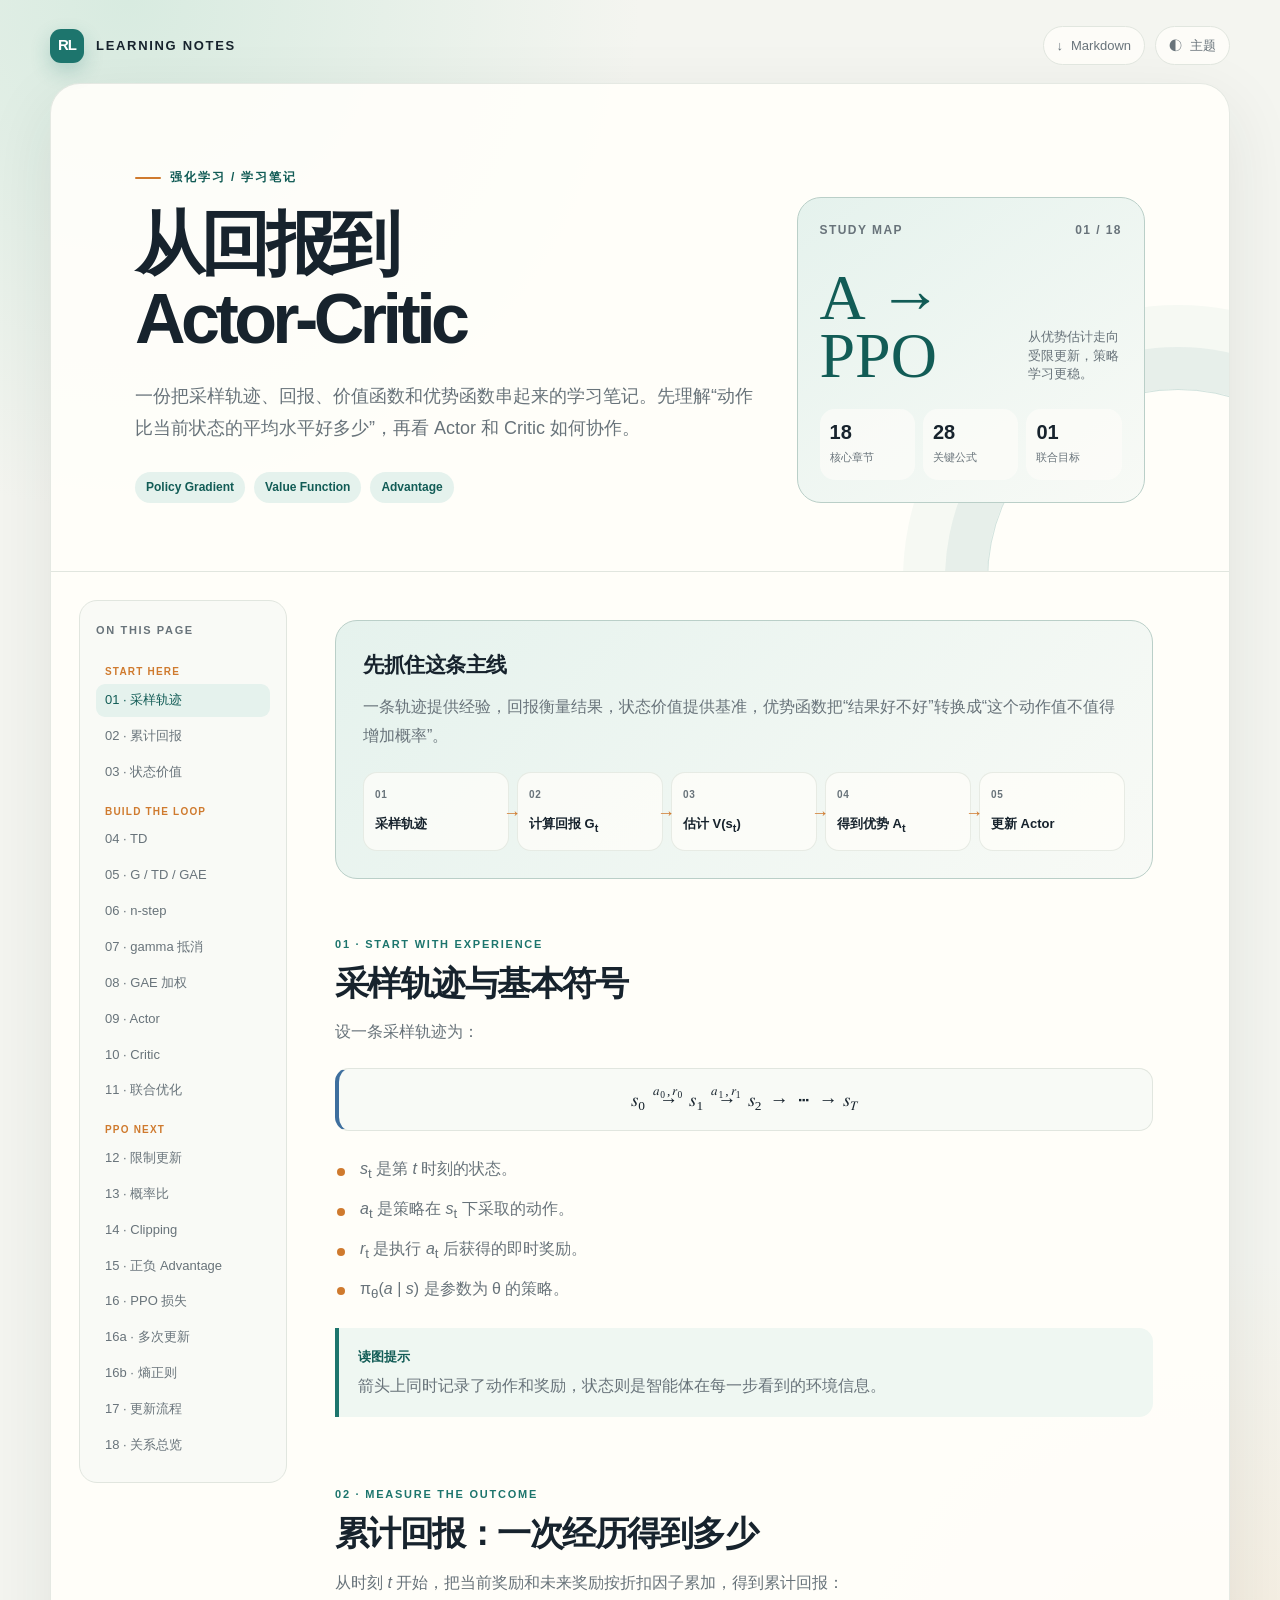
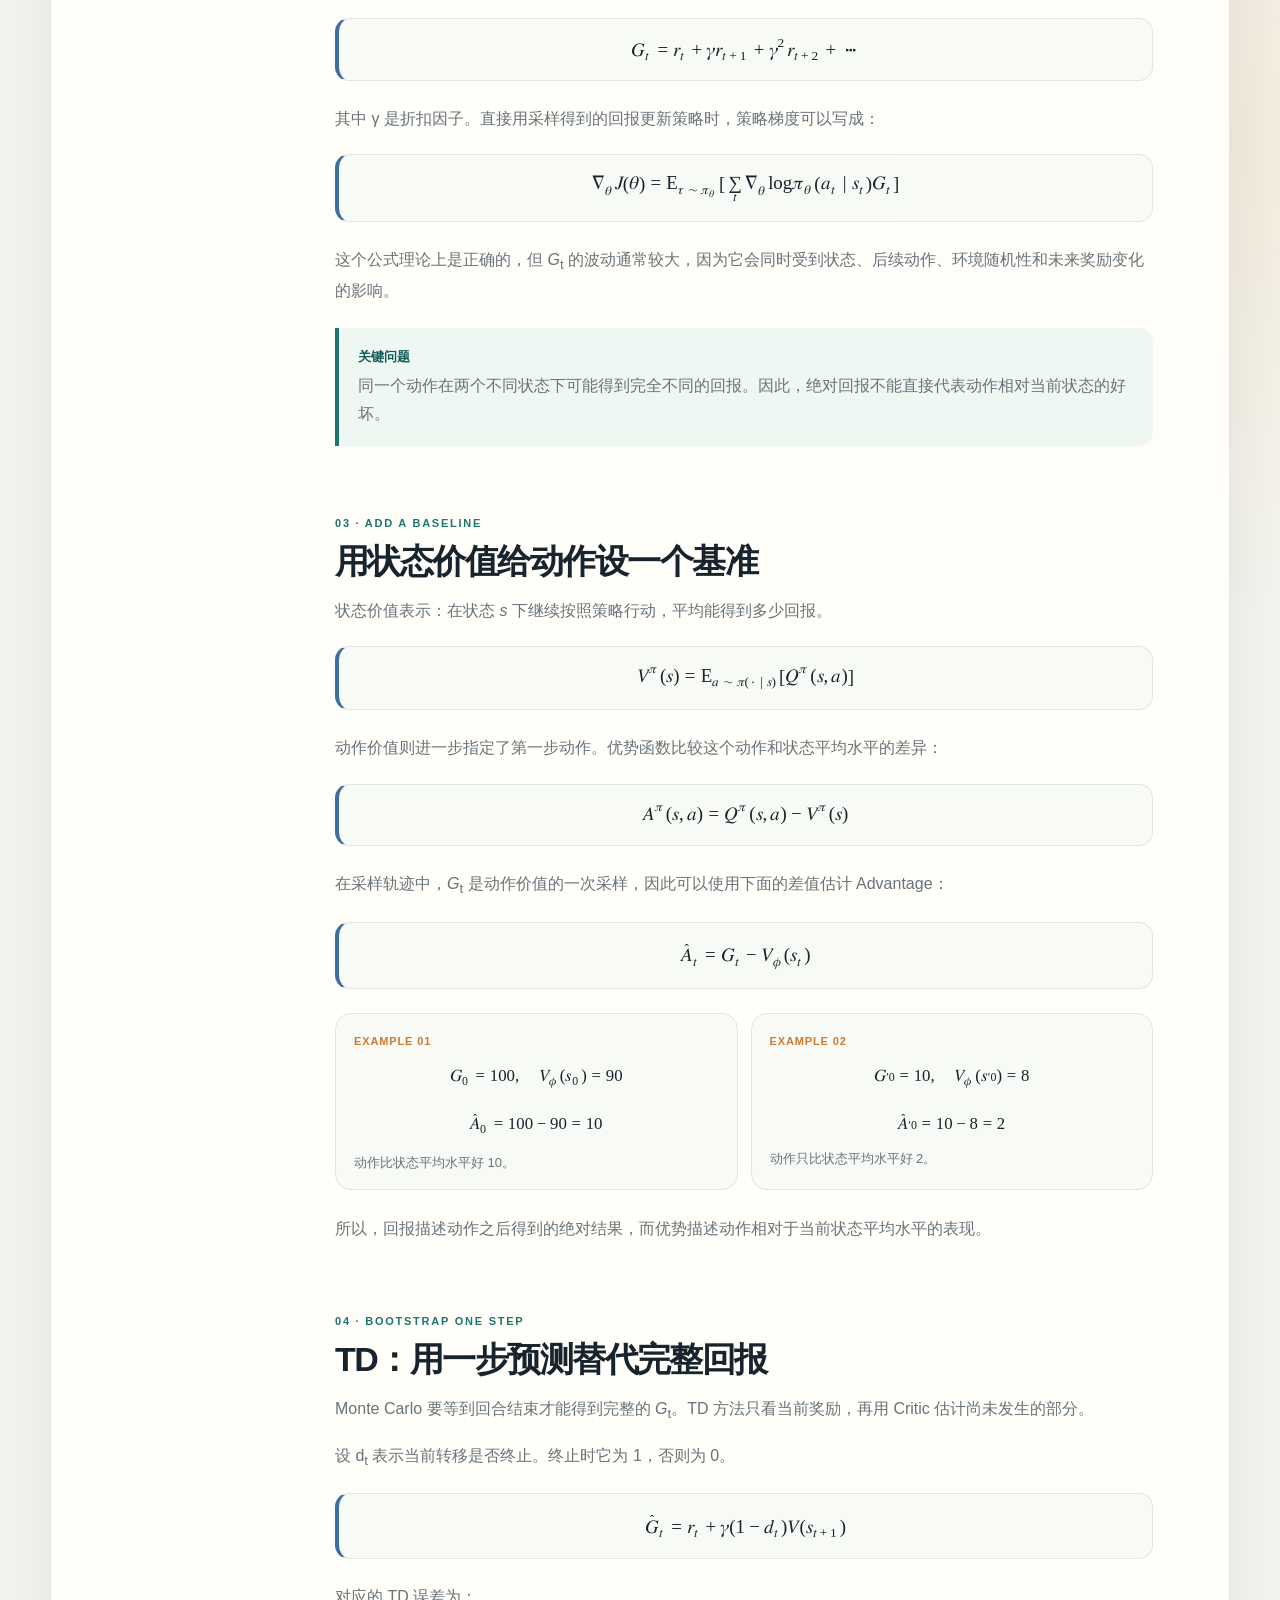
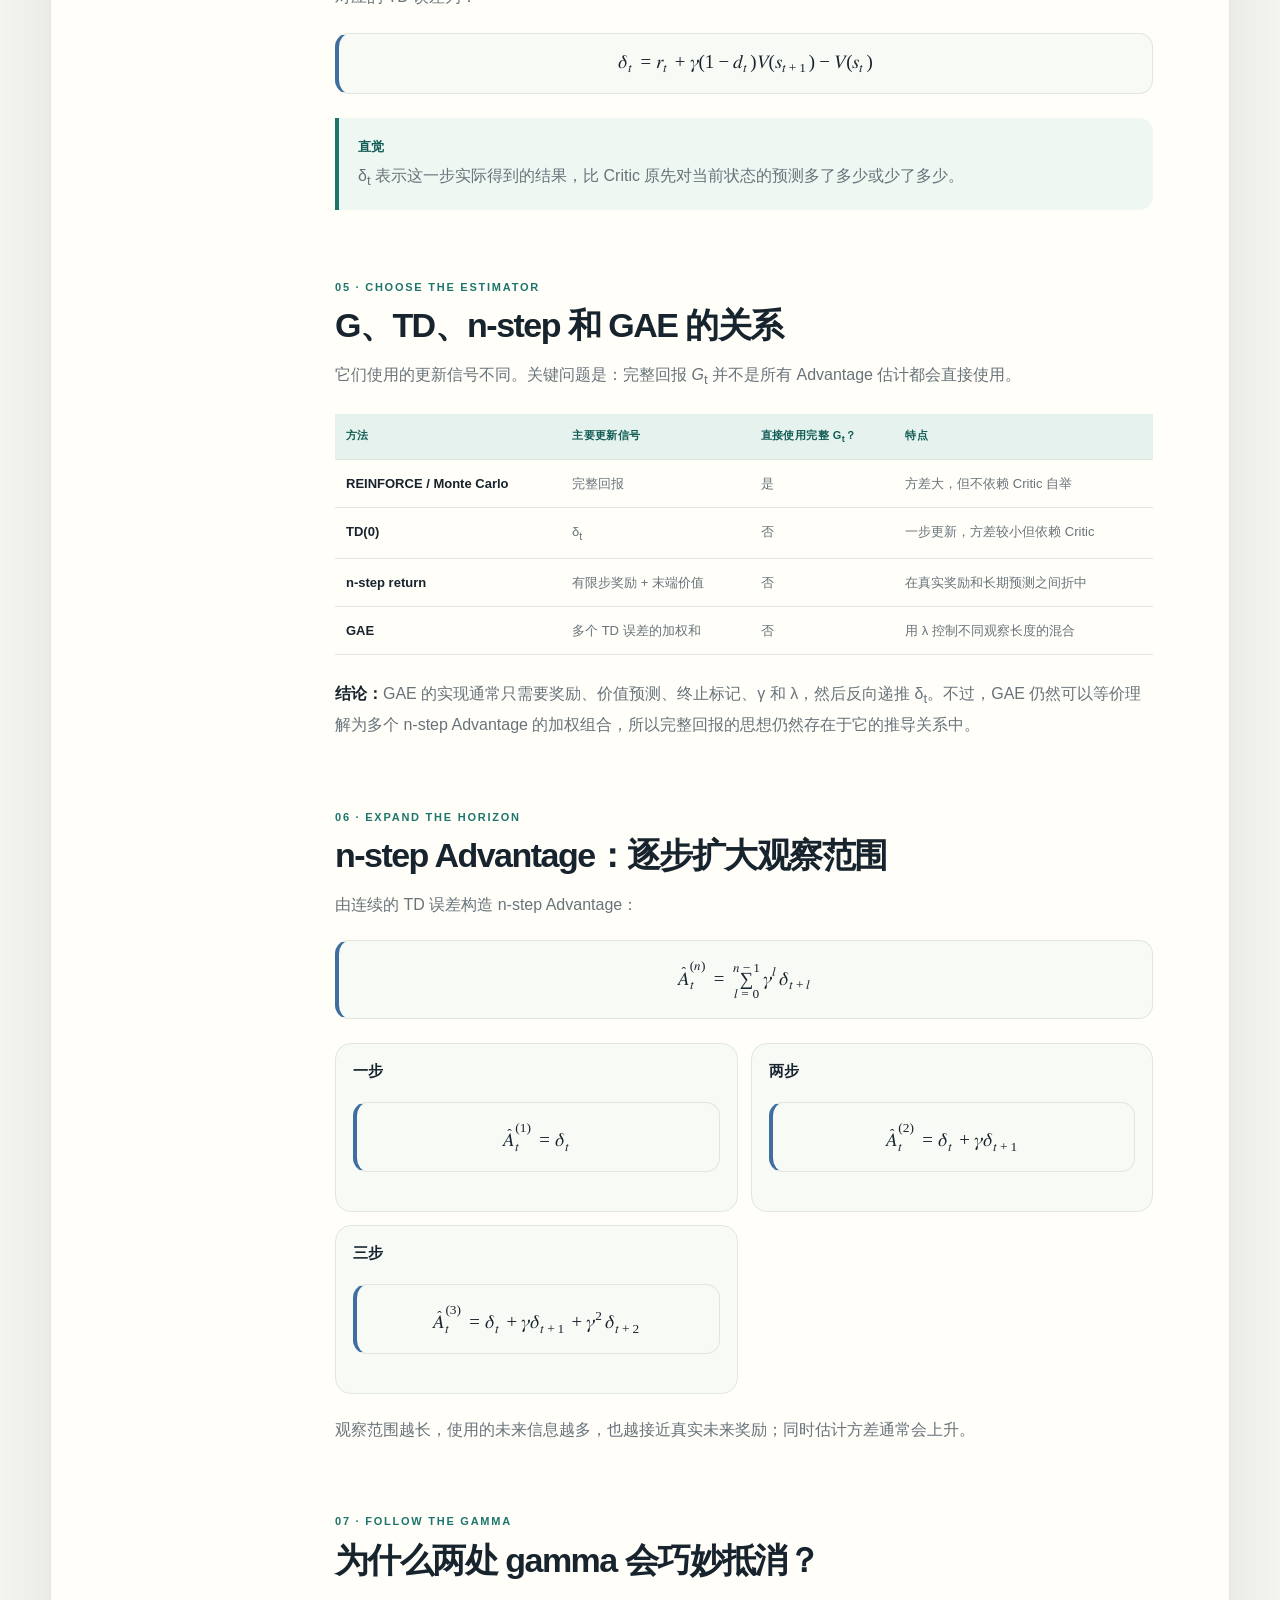
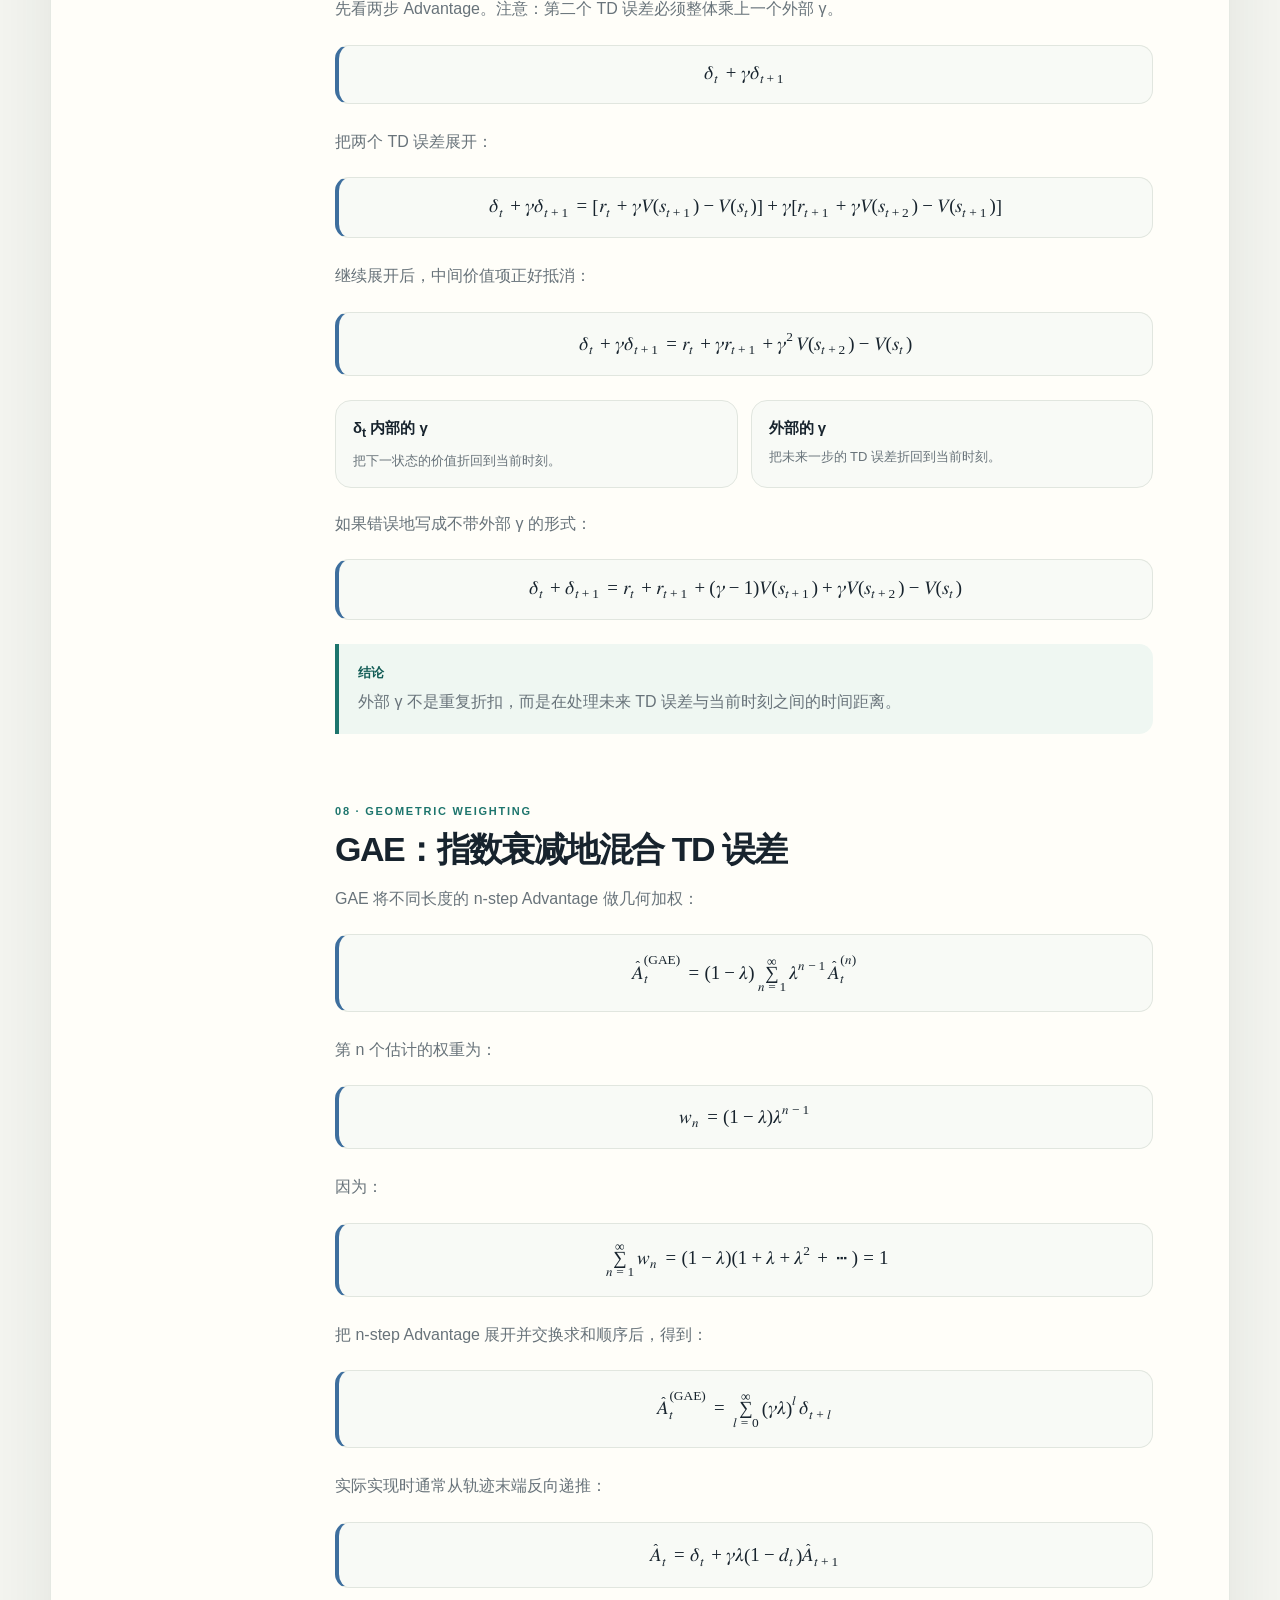
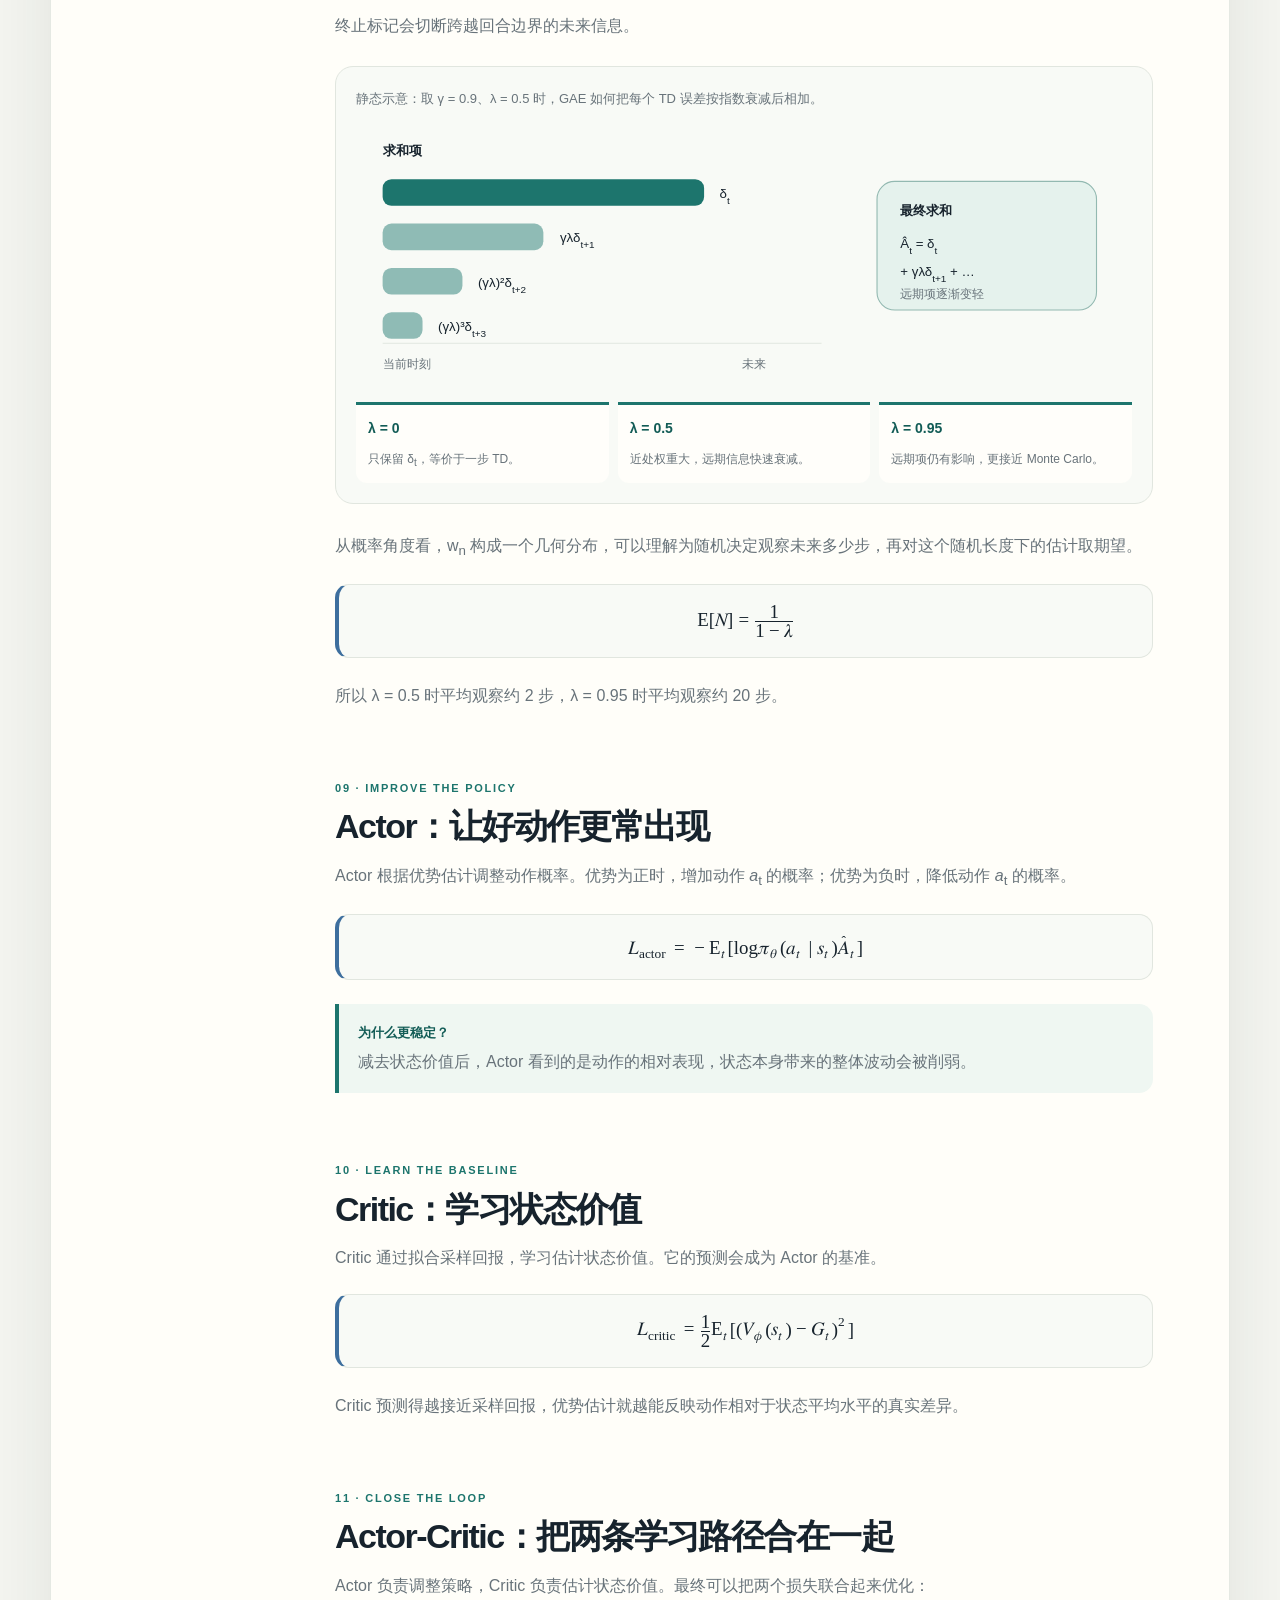
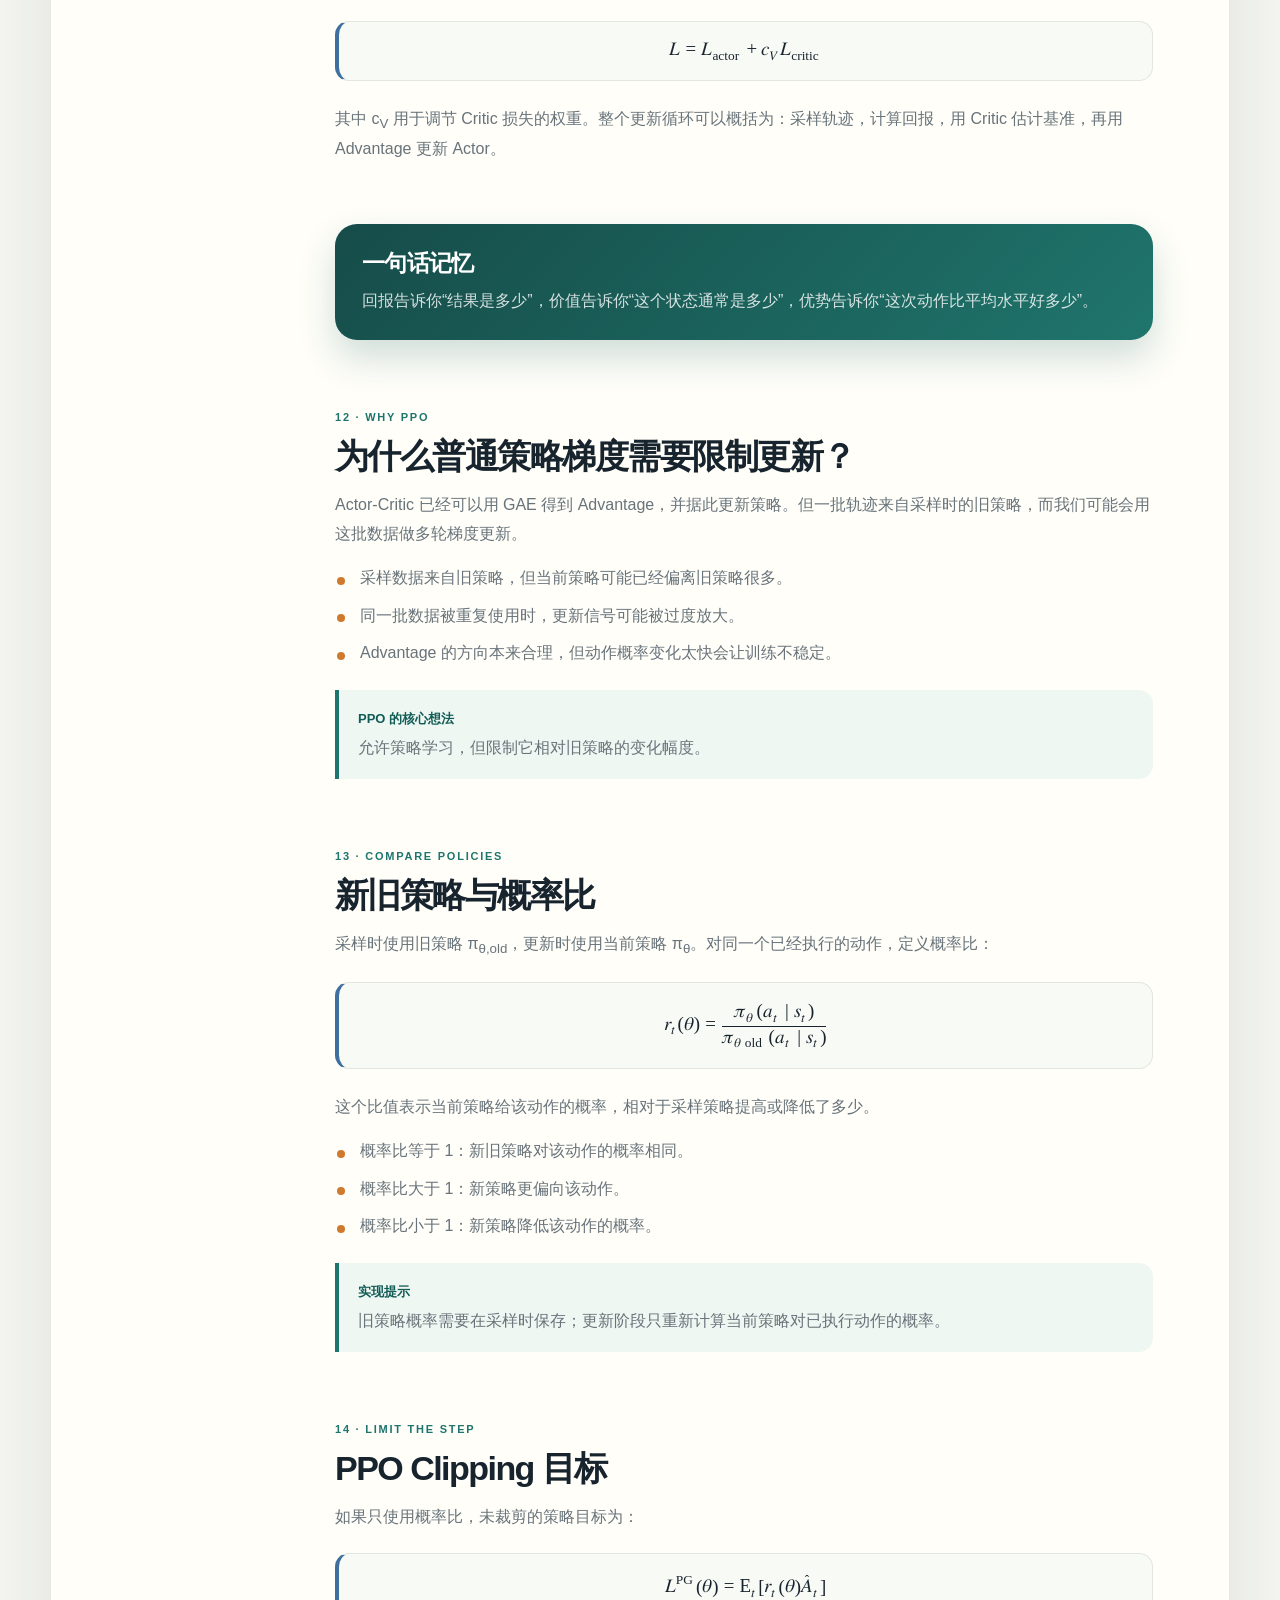
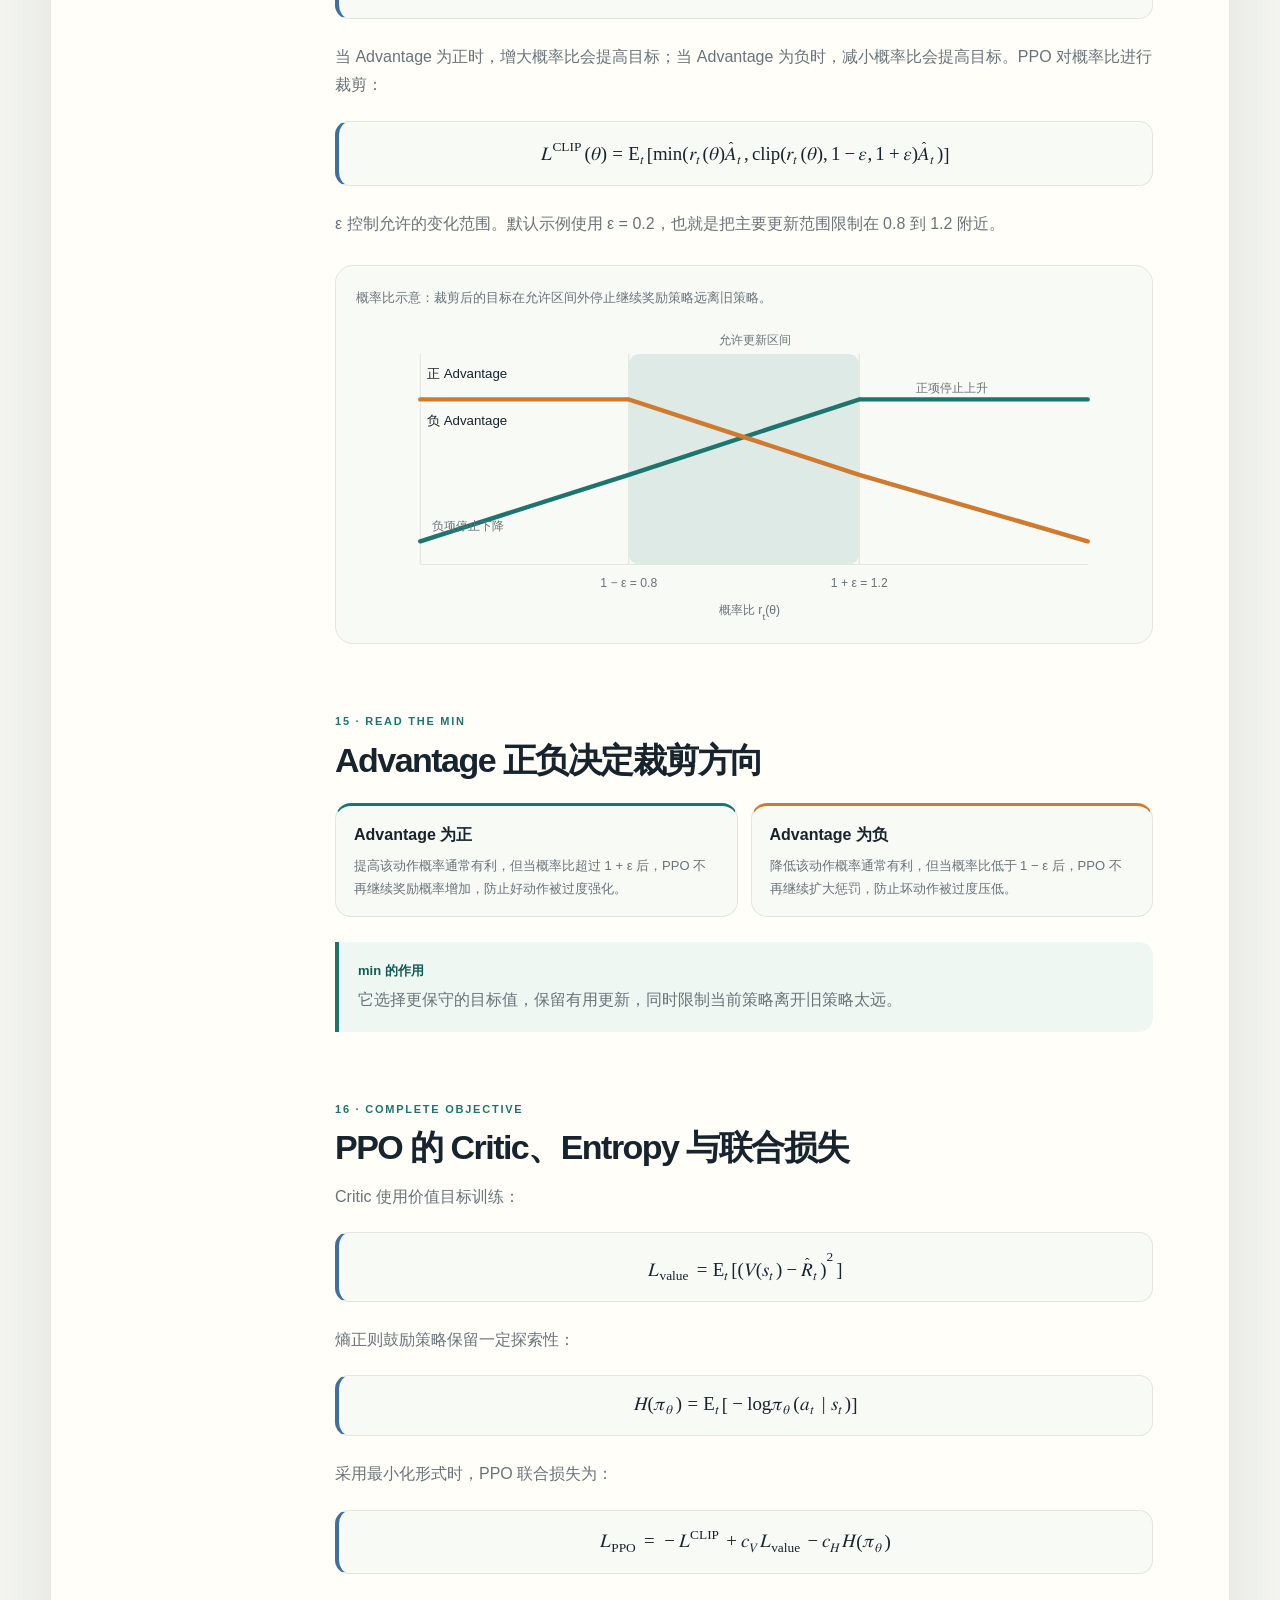
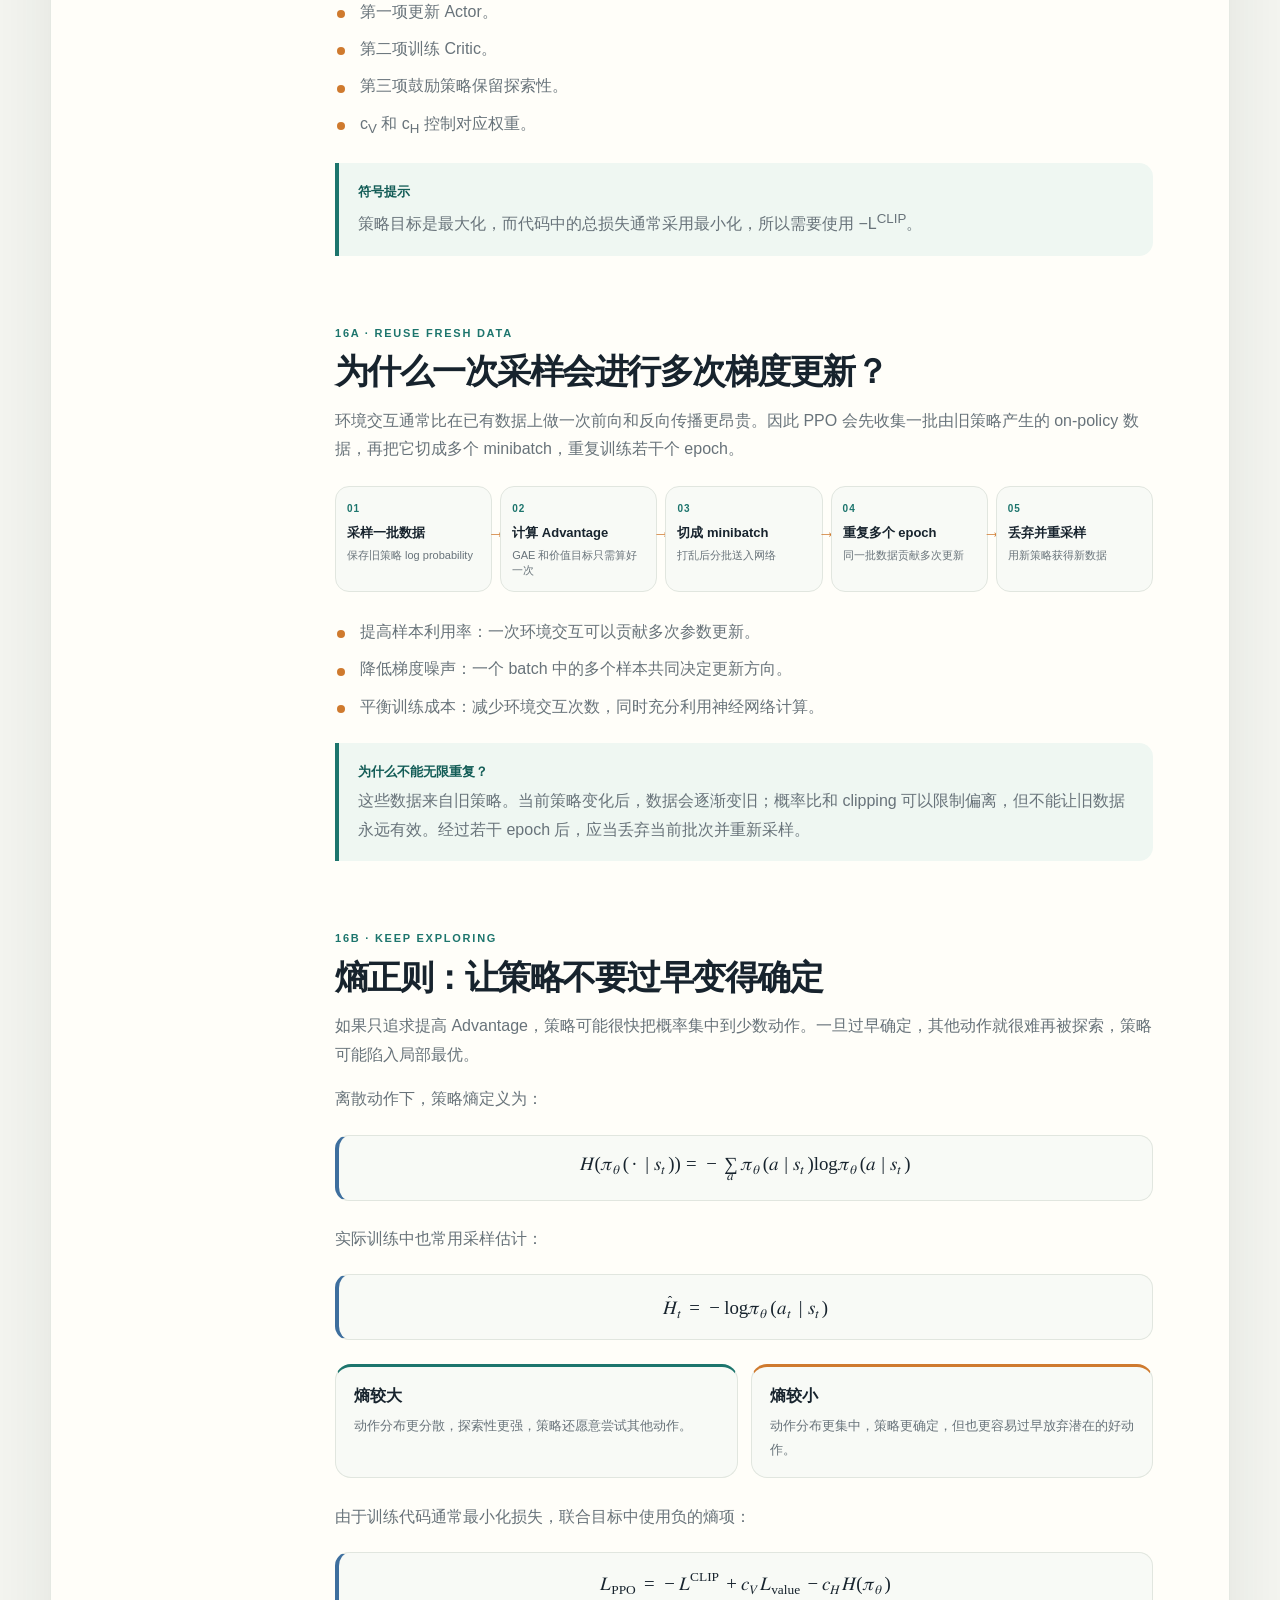
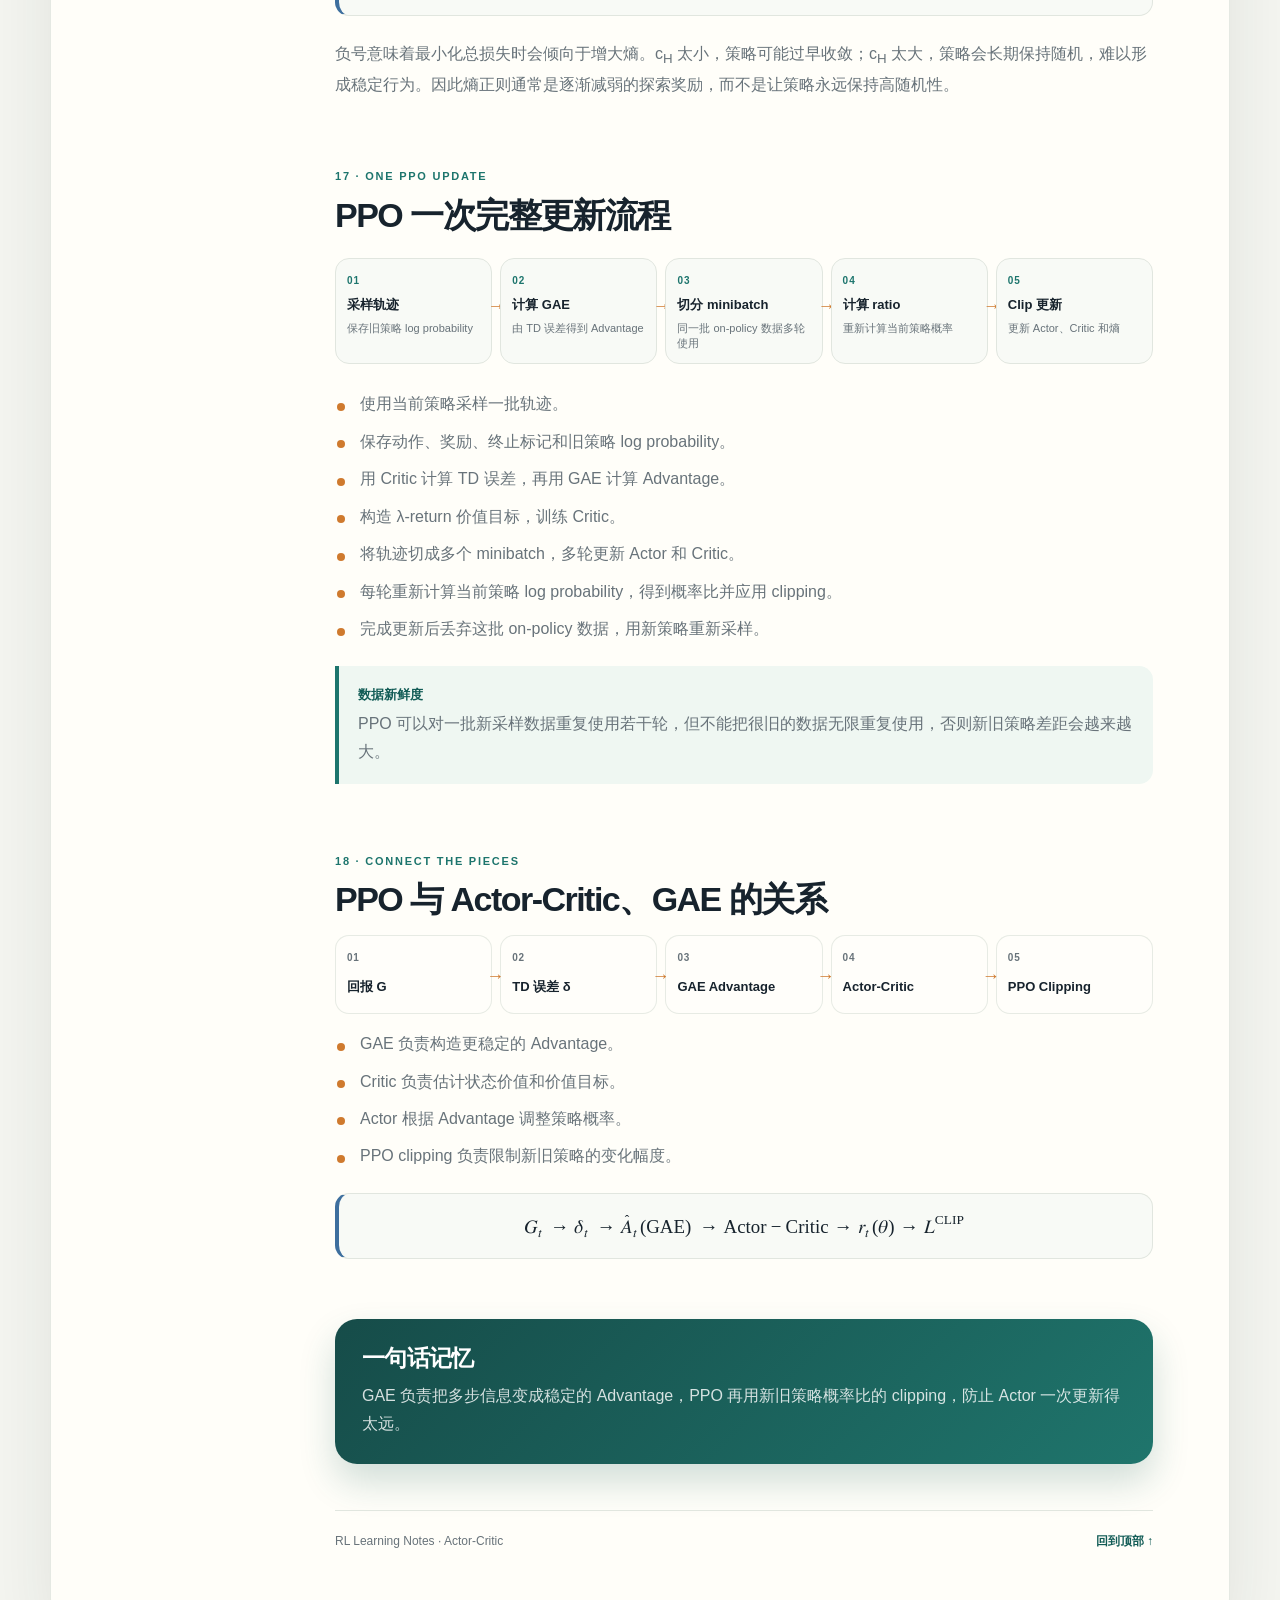
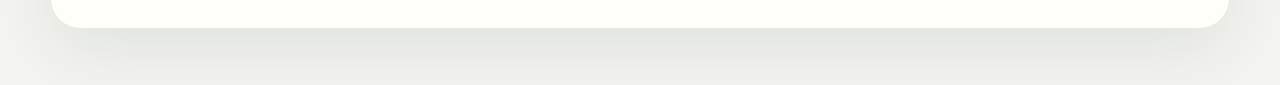
<file: posts/rl-learning-notes.html>
<!doctype html>
<html lang="zh-CN">
<head>
  <meta charset="utf-8">
  <meta name="viewport" content="width=device-width, initial-scale=1">
  <meta name="color-scheme" content="light dark">
  <meta name="description" content="从采样回报、状态价值到 Actor-Critic 的强化学习学习笔记。">
  <title>从回报到 Actor-Critic · RL 学习笔记</title>
  <style>
    :root {
      color-scheme: light;
      --bg: #f4f5f0;
      --paper: #fffefa;
      --paper-2: #f8faf6;
      --ink: #17232d;
      --muted: #68737a;
      --line: #e1e6df;
      --accent: #1d756d;
      --accent-strong: #125c56;
      --accent-soft: #e5f2ed;
      --blue: #3e6f9e;
      --orange: #cf7a2e;
      --shadow: 0 22px 70px rgba(30, 48, 44, .09);
      --radius: 22px;
      --math: "STIX Two Math", "Cambria Math", "Latin Modern Math", serif;
    }

    [data-theme="dark"] {
      color-scheme: dark;
      --bg: #111a1b;
      --paper: #172223;
      --paper-2: #1c2b2a;
      --ink: #edf5ef;
      --muted: #a9b9b1;
      --line: #2c403d;
      --accent: #76c8b8;
      --accent-strong: #a2e0d1;
      --accent-soft: #1f3b37;
      --blue: #9cc4e7;
      --orange: #f1b56f;
      --shadow: 0 22px 70px rgba(0, 0, 0, .22);
    }

    * { box-sizing: border-box; }

    html { scroll-behavior: smooth; }

    body {
      margin: 0;
      min-width: 320px;
      background:
        radial-gradient(circle at 10% 0%, rgba(205, 231, 218, .72), transparent 32rem),
        radial-gradient(circle at 95% 12%, rgba(246, 224, 195, .42), transparent 30rem),
        var(--bg);
      color: var(--ink);
      font-family: Inter, ui-sans-serif, -apple-system, BlinkMacSystemFont, "Segoe UI", "PingFang SC", "Microsoft YaHei", sans-serif;
      font-size: 16px;
      line-height: 1.78;
      transition: background .25s ease, color .25s ease;
    }

    body::before {
      content: "";
      position: fixed;
      z-index: 20;
      inset: 0 auto auto 0;
      width: var(--read-progress, 0%);
      height: 3px;
      background: linear-gradient(90deg, var(--accent), var(--orange));
      box-shadow: 0 1px 12px rgba(29, 117, 109, .35);
    }

    a { color: inherit; }

    .site-header {
      width: min(1180px, calc(100% - 40px));
      margin: 0 auto;
      padding: 26px 0 18px;
      display: flex;
      align-items: center;
      justify-content: space-between;
      gap: 20px;
    }

    .brand {
      display: inline-flex;
      align-items: center;
      gap: 12px;
      color: var(--ink);
      text-decoration: none;
      font-size: 13px;
      font-weight: 800;
      letter-spacing: .13em;
      text-transform: uppercase;
    }

    .brand-mark {
      display: grid;
      width: 34px;
      height: 34px;
      place-items: center;
      color: #fff;
      background: var(--accent);
      border-radius: 11px;
      font-size: 15px;
      letter-spacing: -.06em;
      box-shadow: 0 8px 20px rgba(29, 117, 109, .24);
    }

    .header-actions { display: flex; align-items: center; gap: 10px; }

    .action {
      display: inline-flex;
      align-items: center;
      gap: 8px;
      min-height: 38px;
      padding: 7px 13px;
      color: var(--muted);
      background: color-mix(in srgb, var(--paper) 86%, transparent);
      border: 1px solid var(--line);
      border-radius: 999px;
      font: inherit;
      font-size: 13px;
      text-decoration: none;
      cursor: pointer;
      transition: color .2s ease, border-color .2s ease, transform .2s ease, background .2s ease;
    }

    .action:hover, .action:focus-visible {
      color: var(--accent-strong);
      border-color: var(--accent);
      outline: none;
      transform: translateY(-1px);
    }

    .page-shell {
      width: min(1180px, calc(100% - 40px));
      margin: 0 auto 56px;
      background: color-mix(in srgb, var(--paper) 93%, transparent);
      border: 1px solid color-mix(in srgb, var(--line) 86%, transparent);
      border-radius: 30px;
      box-shadow: var(--shadow);
      overflow: hidden;
    }

    .hero {
      position: relative;
      display: grid;
      grid-template-columns: minmax(0, 1.28fr) minmax(290px, .72fr);
      gap: 42px;
      padding: 76px clamp(28px, 7vw, 84px) 68px;
      border-bottom: 1px solid var(--line);
      overflow: hidden;
    }

    .hero::after {
      content: "";
      position: absolute;
      width: 380px;
      height: 380px;
      right: -140px;
      bottom: -200px;
      border: 1px solid color-mix(in srgb, var(--accent) 20%, transparent);
      border-radius: 50%;
      box-shadow: 0 0 0 42px color-mix(in srgb, var(--accent) 7%, transparent), 0 0 0 84px color-mix(in srgb, var(--accent) 4%, transparent);
      pointer-events: none;
    }

    .eyebrow {
      display: inline-flex;
      align-items: center;
      gap: 9px;
      margin-bottom: 18px;
      color: var(--accent-strong);
      font-size: 12px;
      font-weight: 800;
      letter-spacing: .16em;
      text-transform: uppercase;
    }

    .eyebrow::before {
      content: "";
      width: 26px;
      height: 2px;
      background: var(--orange);
      border-radius: 999px;
    }

    h1, h2, h3, p { margin-top: 0; }

    h1 {
      max-width: 11ch;
      margin-bottom: 22px;
      font-size: clamp(39px, 5.5vw, 70px);
      line-height: 1.08;
      letter-spacing: -.065em;
    }

    .hero-lead {
      max-width: 650px;
      margin-bottom: 27px;
      color: var(--muted);
      font-size: 18px;
      line-height: 1.8;
    }

    .hero-meta { display: flex; flex-wrap: wrap; gap: 9px; }

    .tag {
      display: inline-flex;
      align-items: center;
      min-height: 31px;
      padding: 4px 11px;
      color: var(--accent-strong);
      background: var(--accent-soft);
      border-radius: 999px;
      font-size: 12px;
      font-weight: 750;
    }

    .hero-card {
      position: relative;
      z-index: 1;
      align-self: end;
      padding: 22px;
      background: linear-gradient(145deg, var(--accent-soft), var(--paper-2));
      border: 1px solid color-mix(in srgb, var(--accent) 20%, var(--line));
      border-radius: 24px;
    }

    .hero-card-label {
      display: flex;
      justify-content: space-between;
      margin-bottom: 28px;
      color: var(--muted);
      font-size: 12px;
      font-weight: 700;
      letter-spacing: .12em;
      text-transform: uppercase;
    }

    .hero-signal {
      display: flex;
      align-items: flex-end;
      gap: 16px;
      margin-bottom: 25px;
    }

    .hero-signal strong {
      color: var(--accent-strong);
      font-family: var(--math);
      font-size: 64px;
      font-weight: 500;
      line-height: .9;
    }

    .hero-signal span { max-width: 13ch; color: var(--muted); font-size: 13px; line-height: 1.45; }

    .mini-stats {
      display: grid;
      grid-template-columns: repeat(3, 1fr);
      gap: 8px;
    }

    .mini-stat { padding: 12px 10px; background: color-mix(in srgb, var(--paper) 62%, transparent); border-radius: 15px; }
    .mini-stat strong { display: block; color: var(--ink); font-size: 20px; line-height: 1.1; }
    .mini-stat span { display: block; margin-top: 5px; color: var(--muted); font-size: 11px; }

    .content-grid {
      display: grid;
      grid-template-columns: 236px minmax(0, 1fr);
      gap: 0;
    }

    .toc {
      align-self: start;
      position: sticky;
      top: 16px;
      margin: 28px 0 28px 28px;
      padding: 20px 16px;
      border: 1px solid var(--line);
      border-radius: 18px;
      background: color-mix(in srgb, var(--paper-2) 86%, transparent);
    }

    .toc-title {
      margin-bottom: 12px;
      color: var(--muted);
      font-size: 11px;
      font-weight: 800;
      letter-spacing: .15em;
      text-transform: uppercase;
    }

    .toc ol { display: grid; gap: 3px; margin: 0; padding: 0; list-style: none; }
    .toc a { display: block; padding: 7px 9px; color: var(--muted); border-radius: 9px; font-size: 13px; line-height: 1.45; text-decoration: none; transition: color .2s ease, background .2s ease; }
    .toc a:hover, .toc a:focus-visible, .toc a.active { color: var(--accent-strong); background: var(--accent-soft); outline: none; }
    .toc .toc-kicker { margin-top: 11px; padding-left: 9px; color: var(--orange); font-size: 10px; font-weight: 800; letter-spacing: .12em; text-transform: uppercase; }

    article { min-width: 0; padding: 48px clamp(28px, 6vw, 76px) 76px 48px; }

    .intro-card {
      margin-bottom: 46px;
      padding: 25px 27px 27px;
      background: linear-gradient(135deg, var(--accent-soft), var(--paper-2));
      border: 1px solid color-mix(in srgb, var(--accent) 20%, var(--line));
      border-radius: var(--radius);
    }

    .intro-card h2 { margin-bottom: 10px; font-size: 21px; letter-spacing: -.02em; }
    .intro-card p { margin-bottom: 22px; color: var(--muted); }

    .flow { display: grid; grid-template-columns: repeat(5, 1fr); gap: 8px; align-items: stretch; }
    .flow-step { position: relative; min-height: 76px; padding: 13px 11px; background: color-mix(in srgb, var(--paper) 73%, transparent); border: 1px solid color-mix(in srgb, var(--line) 80%, transparent); border-radius: 14px; }
    .flow-step:not(:last-child)::after { content: "→"; position: absolute; z-index: 1; top: 24px; right: -13px; color: var(--orange); font-size: 18px; font-weight: 700; }
    .flow-step small { display: block; margin-bottom: 5px; color: var(--muted); font-size: 10px; font-weight: 800; letter-spacing: .08em; text-transform: uppercase; }
    .flow-step strong { color: var(--ink); font-size: 13px; line-height: 1.35; }

    .section { scroll-margin-top: 30px; padding-top: 10px; }
    .section + .section { margin-top: 58px; }

    .section-kicker { margin-bottom: 8px; color: var(--accent); font-size: 11px; font-weight: 850; letter-spacing: .16em; text-transform: uppercase; }
    .section h2 { margin-bottom: 14px; font-size: clamp(25px, 3vw, 34px); line-height: 1.22; letter-spacing: -.045em; }
    .section h3 { margin: 30px 0 10px; color: var(--ink); font-size: 18px; line-height: 1.35; }
    .section p { color: var(--muted); }
    .section p strong { color: var(--ink); }

    .equation {
      display: block;
      max-width: 100%;
      margin: 21px 0 24px;
      padding: 20px 18px;
      overflow-x: auto;
      color: var(--ink);
      background: var(--paper-2);
      border: 1px solid var(--line);
      border-left: 4px solid var(--blue);
      border-radius: 14px;
      text-align: center;
    }

    math { font-family: var(--math); font-size: 1.18em; }

    .clean-list { display: grid; gap: 9px; margin: 16px 0 22px; padding: 0; list-style: none; }
    .clean-list li { position: relative; padding-left: 25px; color: var(--muted); }
    .clean-list li::before { content: ""; position: absolute; top: .78em; left: 2px; width: 8px; height: 8px; background: var(--orange); border-radius: 50%; }

    .callout { margin: 22px 0; padding: 17px 19px; color: var(--muted); background: color-mix(in srgb, var(--accent-soft) 62%, var(--paper)); border-left: 4px solid var(--accent); border-radius: 0 14px 14px 0; }
    .callout strong { display: block; margin-bottom: 4px; color: var(--accent-strong); font-size: 13px; }

    .example-grid { display: grid; grid-template-columns: repeat(2, minmax(0, 1fr)); gap: 13px; margin: 20px 0 25px; }
    .example { padding: 18px 18px 15px; background: var(--paper-2); border: 1px solid var(--line); border-radius: 16px; }
    .example-label { margin-bottom: 9px; color: var(--orange); font-size: 11px; font-weight: 800; letter-spacing: .08em; text-transform: uppercase; }
    .example p { margin: 9px 0 0; font-size: 13px; }
    .example .equation { margin: 8px 0 0; padding: 9px; border: 0; background: transparent; }
    .example math { font-size: 1.05em; }

    .loss-grid { display: grid; grid-template-columns: repeat(2, minmax(0, 1fr)); gap: 14px; margin-top: 21px; }
    .loss-card { padding: 20px; border: 1px solid var(--line); border-radius: 17px; background: var(--paper-2); }
    .loss-card h3 { margin: 0 0 7px; font-size: 16px; }
    .loss-card p { margin-bottom: 0; font-size: 13px; }
    .loss-card .equation { margin: 12px -3px 12px; padding: 12px 7px; background: var(--paper); }

    .method-table { width: 100%; margin: 22px 0 25px; border-collapse: collapse; font-size: 13px; }
    .method-table th, .method-table td { padding: 12px 11px; text-align: left; vertical-align: top; border-bottom: 1px solid var(--line); }
    .method-table th { color: var(--accent-strong); background: var(--accent-soft); font-size: 11px; letter-spacing: .04em; }
    .method-table td { color: var(--muted); }
    .method-table td:first-child { color: var(--ink); font-weight: 750; }

    .derivation-grid { display: grid; grid-template-columns: repeat(2, minmax(0, 1fr)); gap: 13px; margin: 22px 0; }
    .derivation-card { padding: 17px 17px 15px; border: 1px solid var(--line); border-radius: 16px; background: var(--paper-2); }
    .derivation-card h3 { margin: 0 0 7px; font-size: 15px; }
    .derivation-card p { margin-bottom: 0; font-size: 13px; }

    .weight-figure { margin: 26px 0 28px; padding: 20px; background: var(--paper-2); border: 1px solid var(--line); border-radius: 18px; }
    .weight-figure figcaption { margin: 0 0 16px; color: var(--muted); font-size: 13px; }
    .weight-figure svg { display: block; width: 100%; height: auto; overflow: visible; }
    .weight-figure .axis { stroke: var(--line); stroke-width: 1; }
    .weight-figure .bar-main { fill: var(--accent); }
    .weight-figure .bar-fade { fill: color-mix(in srgb, var(--accent) 48%, transparent); }
    .weight-figure text { fill: var(--ink); font-family: Inter, ui-sans-serif, sans-serif; font-size: 12px; }
    .weight-figure .muted-label { fill: var(--muted); font-size: 11px; }
    .weight-figure .sum-box { fill: var(--accent-soft); stroke: color-mix(in srgb, var(--accent) 40%, var(--line)); }

    .lambda-strip { display: grid; grid-template-columns: repeat(3, 1fr); gap: 9px; margin-top: 15px; }
    .lambda-item { padding: 11px 12px; border-top: 3px solid var(--accent); background: var(--paper); border-radius: 0 0 11px 11px; }
    .lambda-item strong { display: block; margin-bottom: 3px; color: var(--accent-strong); font-size: 14px; }
    .lambda-item span { color: var(--muted); font-size: 12px; line-height: 1.45; }

    .subscript { white-space: nowrap; }

    .ppo-grid { display: grid; grid-template-columns: repeat(2, minmax(0, 1fr)); gap: 13px; margin: 22px 0 25px; }
    .ppo-card { padding: 18px 18px 16px; border: 1px solid var(--line); border-radius: 16px; background: var(--paper-2); }
    .ppo-card.positive { border-top: 3px solid var(--accent); }
    .ppo-card.negative { border-top: 3px solid var(--orange); }
    .ppo-card h3 { margin: 0 0 8px; font-size: 16px; }
    .ppo-card p { margin-bottom: 0; font-size: 13px; }

    .ratio-figure { margin: 26px 0 28px; padding: 20px; background: var(--paper-2); border: 1px solid var(--line); border-radius: 18px; }
    .ratio-figure figcaption { margin: 0 0 15px; color: var(--muted); font-size: 13px; }
    .ratio-figure svg { display: block; width: 100%; height: auto; }
    .ratio-figure .grid-line { stroke: var(--line); stroke-width: 1; }
    .ratio-figure .positive-line { fill: none; stroke: var(--accent); stroke-width: 4; stroke-linecap: round; }
    .ratio-figure .negative-line { fill: none; stroke: var(--orange); stroke-width: 4; stroke-linecap: round; }
    .ratio-figure .clip-zone { fill: color-mix(in srgb, var(--accent) 12%, transparent); }
    .ratio-figure text { fill: var(--ink); font-family: Inter, ui-sans-serif, sans-serif; font-size: 12px; }
    .ratio-figure .muted-label { fill: var(--muted); font-size: 11px; }

    .ppo-flow { display: grid; grid-template-columns: repeat(5, 1fr); gap: 8px; margin: 22px 0 26px; }
    .ppo-flow-step { position: relative; min-height: 94px; padding: 13px 11px; background: var(--paper-2); border: 1px solid var(--line); border-radius: 14px; }
    .ppo-flow-step:not(:last-child)::after { content: "→"; position: absolute; top: 31px; right: -14px; color: var(--orange); font-size: 18px; font-weight: 750; }
    .ppo-flow-step small { display: block; margin-bottom: 6px; color: var(--accent); font-size: 10px; font-weight: 850; letter-spacing: .1em; }
    .ppo-flow-step strong { display: block; color: var(--ink); font-size: 13px; line-height: 1.35; }
    .ppo-flow-step span { display: block; margin-top: 7px; color: var(--muted); font-size: 11px; line-height: 1.35; }

    .summary-card { margin-top: 60px; padding: 25px 27px; color: #fff; background: linear-gradient(135deg, #164c49, #1f756c); border-radius: var(--radius); box-shadow: 0 18px 36px rgba(23, 97, 88, .2); }
    .summary-card h2 { margin-bottom: 10px; font-size: 23px; letter-spacing: -.03em; }
    .summary-card p { margin-bottom: 0; color: rgba(255,255,255,.82); }
    .summary-card strong { color: #fff; }

    .article-footer { display: flex; align-items: center; justify-content: space-between; gap: 16px; margin-top: 46px; padding-top: 20px; color: var(--muted); border-top: 1px solid var(--line); font-size: 12px; }
    .back-top { color: var(--accent-strong); text-decoration: none; font-weight: 750; }

    @media (max-width: 900px) {
      .hero { grid-template-columns: 1fr; gap: 25px; padding-top: 56px; }
      .hero-card { max-width: 470px; }
      .content-grid { grid-template-columns: 1fr; }
      .toc { position: static; margin: 20px 20px 0; }
      .toc ol { grid-template-columns: repeat(2, minmax(0, 1fr)); }
      article { padding-left: 28px; }
    }

    @media (max-width: 620px) {
      body { font-size: 15px; }
      .site-header, .page-shell { width: min(100% - 20px, 1180px); }
      .site-header { padding-top: 16px; }
      .header-actions .action span { display: none; }
      .hero { padding: 44px 22px 44px; }
      h1 { font-size: 43px; }
      .hero-lead { font-size: 16px; }
      .mini-stats { gap: 5px; }
      .mini-stat { padding: 10px 7px; }
      .toc { margin: 15px 15px 0; padding: 15px 13px; }
      .toc ol { grid-template-columns: 1fr; }
      article { padding: 36px 20px 56px; }
      .intro-card { padding: 20px; }
      .flow { grid-template-columns: 1fr; gap: 8px; }
      .flow-step { min-height: auto; }
      .flow-step:not(:last-child)::after { top: auto; right: auto; bottom: -15px; left: 50%; transform: rotate(90deg); }
      .example-grid, .loss-grid, .derivation-grid, .ppo-grid { grid-template-columns: 1fr; }
      .method-table { display: block; overflow-x: auto; }
      .lambda-strip { grid-template-columns: 1fr; }
      .ppo-flow { grid-template-columns: 1fr; }
      .ppo-flow-step { min-height: auto; }
      .ppo-flow-step:not(:last-child)::after { top: auto; right: auto; bottom: -15px; left: 50%; transform: rotate(90deg); }
      .article-footer { align-items: flex-start; flex-direction: column; }
    }

    @media print {
      body, .page-shell { background: #fff; box-shadow: none; }
      .site-header, .toc, .header-actions, .back-top { display: none; }
      .page-shell { width: 100%; margin: 0; border: 0; }
      .hero { padding: 30px 0; }
      .content-grid { display: block; }
      article { padding: 30px 0; }
    }
  </style>
<meta name="category" content="强化学习">
<meta property="article:section" content="强化学习">
<meta name="article-format" content="学习笔记">
</head>
<body id="top">
  <header class="site-header">
    <a class="brand" href="#top" aria-label="返回页面顶部">
      <span class="brand-mark">RL</span>
      <span>Learning Notes</span>
    </a>
    <div class="header-actions">
      <a class="action" href="RL学习笔记.md" download aria-label="下载 Markdown 笔记">↓ <span>Markdown</span></a>
      <button class="action" id="theme-toggle" type="button" aria-label="切换深色模式">◐ <span>主题</span></button>
    </div>
  </header>

  <main class="page-shell">
    <section class="hero" aria-labelledby="page-title">
      <div>
        <div class="eyebrow">强化学习 / 学习笔记</div>
        <h1 id="page-title">从回报到 Actor-Critic</h1>
        <p class="hero-lead">一份把采样轨迹、回报、价值函数和优势函数串起来的学习笔记。先理解“动作比当前状态的平均水平好多少”，再看 Actor 和 Critic 如何协作。</p>
        <div class="hero-meta" aria-label="文章标签">
          <span class="tag">Policy Gradient</span>
          <span class="tag">Value Function</span>
          <span class="tag">Advantage</span>
        </div>
      </div>
      <div class="hero-card" aria-label="笔记概览">
        <div class="hero-card-label"><span>Study map</span><span>01 / 18</span></div>
        <div class="hero-signal"><strong>A → PPO</strong><span>从优势估计走向受限更新，策略学习更稳。</span></div>
        <div class="mini-stats">
          <div class="mini-stat"><strong>18</strong><span>核心章节</span></div>
          <div class="mini-stat"><strong>28</strong><span>关键公式</span></div>
          <div class="mini-stat"><strong>01</strong><span>联合目标</span></div>
        </div>
      </div>
    </section>

    <div class="content-grid">
      <aside class="toc" aria-label="文章目录">
        <div class="toc-title">On this page</div>
        <ol>
          <li class="toc-kicker">Start here</li>
          <li><a href="#trajectory">01 · 采样轨迹</a></li>
          <li><a href="#return">02 · 累计回报</a></li>
          <li><a href="#baseline">03 · 状态价值</a></li>
          <li class="toc-kicker">Build the loop</li>
          <li><a href="#td">04 · TD</a></li>
          <li><a href="#gae-map">05 · G / TD / GAE</a></li>
          <li><a href="#nstep">06 · n-step</a></li>
          <li><a href="#cancellation">07 · gamma 抵消</a></li>
          <li><a href="#gae">08 · GAE 加权</a></li>
          <li><a href="#actor">09 · Actor</a></li>
          <li><a href="#critic">10 · Critic</a></li>
          <li><a href="#joint">11 · 联合优化</a></li>
          <li class="toc-kicker">PPO next</li>
          <li><a href="#ppo-problem">12 · 限制更新</a></li>
          <li><a href="#ratio">13 · 概率比</a></li>
          <li><a href="#clip">14 · Clipping</a></li>
          <li><a href="#ppo-sign">15 · 正负 Advantage</a></li>
          <li><a href="#ppo-loss">16 · PPO 损失</a></li>
          <li><a href="#ppo-reuse">16a · 多次更新</a></li>
          <li><a href="#entropy">16b · 熵正则</a></li>
          <li><a href="#ppo-loop">17 · 更新流程</a></li>
          <li><a href="#ppo-map">18 · 关系总览</a></li>
        </ol>
      </aside>

      <article>
        <section class="intro-card" aria-labelledby="thread-title">
          <h2 id="thread-title">先抓住这条主线</h2>
          <p>一条轨迹提供经验，回报衡量结果，状态价值提供基准，优势函数把“结果好不好”转换成“这个动作值不值得增加概率”。</p>
          <div class="flow" aria-label="强化学习更新主线">
            <div class="flow-step"><small>01</small><strong>采样轨迹</strong></div>
            <div class="flow-step"><small>02</small><strong>计算回报 G<sub>t</sub></strong></div>
            <div class="flow-step"><small>03</small><strong>估计 V(s<sub>t</sub>)</strong></div>
            <div class="flow-step"><small>04</small><strong>得到优势 A<sub>t</sub></strong></div>
            <div class="flow-step"><small>05</small><strong>更新 Actor</strong></div>
          </div>
        </section>

        <section class="section" id="trajectory" aria-labelledby="trajectory-title">
          <div class="section-kicker">01 · Start with experience</div>
          <h2 id="trajectory-title">采样轨迹与基本符号</h2>
          <p>设一条采样轨迹为：</p>
          <div class="equation">
            <math display="block" aria-label="s_0 到 s_T 的采样轨迹">
              <msub><mi>s</mi><mn>0</mn></msub><mover><mo>→</mo><mrow><msub><mi>a</mi><mn>0</mn></msub><mo>,</mo><msub><mi>r</mi><mn>0</mn></msub></mrow></mover>
              <msub><mi>s</mi><mn>1</mn></msub><mover><mo>→</mo><mrow><msub><mi>a</mi><mn>1</mn></msub><mo>,</mo><msub><mi>r</mi><mn>1</mn></msub></mrow></mover>
              <msub><mi>s</mi><mn>2</mn></msub><mo>→</mo><mo>⋯</mo><mo>→</mo><msub><mi>s</mi><mi>T</mi></msub>
            </math>
          </div>
          <ul class="clean-list">
            <li><i>s</i><sub>t</sub> 是第 <i>t</i> 时刻的状态。</li>
            <li><i>a</i><sub>t</sub> 是策略在 <i>s</i><sub>t</sub> 下采取的动作。</li>
            <li><i>r</i><sub>t</sub> 是执行 <i>a</i><sub>t</sub> 后获得的即时奖励。</li>
            <li>π<sub>θ</sub>(<i>a</i> | <i>s</i>) 是参数为 θ 的策略。</li>
          </ul>
          <div class="callout"><strong>读图提示</strong>箭头上同时记录了动作和奖励，状态则是智能体在每一步看到的环境信息。</div>
        </section>

        <section class="section" id="return" aria-labelledby="return-title">
          <div class="section-kicker">02 · Measure the outcome</div>
          <h2 id="return-title">累计回报：一次经历得到多少</h2>
          <p>从时刻 <i>t</i> 开始，把当前奖励和未来奖励按折扣因子累加，得到累计回报：</p>
          <div class="equation">
            <math display="block" aria-label="G_t 等于 r_t 加上折扣后的未来奖励">
              <msub><mi>G</mi><mi>t</mi></msub><mo>=</mo><msub><mi>r</mi><mi>t</mi></msub><mo>+</mo><mi>γ</mi><msub><mi>r</mi><mrow><mi>t</mi><mo>+</mo><mn>1</mn></mrow></msub><mo>+</mo><msup><mi>γ</mi><mn>2</mn></msup><msub><mi>r</mi><mrow><mi>t</mi><mo>+</mo><mn>2</mn></mrow></msub><mo>+</mo><mo>⋯</mo>
            </math>
          </div>
          <p>其中 γ 是折扣因子。直接用采样得到的回报更新策略时，策略梯度可以写成：</p>
          <div class="equation">
            <math display="block" aria-label="策略梯度的采样估计">
              <msub><mo>∇</mo><mi>θ</mi></msub><mi>J</mi><mo>(</mo><mi>θ</mi><mo>)</mo><mo>=</mo><msub><mi mathvariant="normal">E</mi><mrow><mi>τ</mi><mo>∼</mo><msub><mi>π</mi><mi>θ</mi></msub></mrow></msub><mrow><mo>[</mo><munderover><mo>∑</mo><mi>t</mi><mo></mo></munderover><msub><mo>∇</mo><mi>θ</mi></msub><mi>log</mi><msub><mi>π</mi><mi>θ</mi></msub><mo>(</mo><msub><mi>a</mi><mi>t</mi></msub><mo>|</mo><msub><mi>s</mi><mi>t</mi></msub><mo>)</mo><msub><mi>G</mi><mi>t</mi></msub><mo>]</mo></mrow>
            </math>
          </div>
          <p>这个公式理论上是正确的，但 <i>G</i><sub>t</sub> 的波动通常较大，因为它会同时受到状态、后续动作、环境随机性和未来奖励变化的影响。</p>
          <div class="callout"><strong>关键问题</strong>同一个动作在两个不同状态下可能得到完全不同的回报。因此，绝对回报不能直接代表动作相对当前状态的好坏。</div>
        </section>

        <section class="section" id="baseline" aria-labelledby="baseline-title">
          <div class="section-kicker">03 · Add a baseline</div>
          <h2 id="baseline-title">用状态价值给动作设一个基准</h2>
          <p>状态价值表示：在状态 <i>s</i> 下继续按照策略行动，平均能得到多少回报。</p>
          <div class="equation">
            <math display="block" aria-label="状态价值函数">
              <msup><mi>V</mi><mi>π</mi></msup><mo>(</mo><mi>s</mi><mo>)</mo><mo>=</mo><msub><mi mathvariant="normal">E</mi><mrow><mi>a</mi><mo>∼</mo><mi>π</mi><mo>(</mo><mo>·</mo><mo>|</mo><mi>s</mi><mo>)</mo></mrow></msub><mrow><mo>[</mo><msup><mi>Q</mi><mi>π</mi></msup><mo>(</mo><mi>s</mi><mo>,</mo><mi>a</mi><mo>)</mo><mo>]</mo></mrow>
            </math>
          </div>
          <p>动作价值则进一步指定了第一步动作。优势函数比较这个动作和状态平均水平的差异：</p>
          <div class="equation">
            <math display="block" aria-label="优势函数等于动作价值减去状态价值">
              <msup><mi>A</mi><mi>π</mi></msup><mo>(</mo><mi>s</mi><mo>,</mo><mi>a</mi><mo>)</mo><mo>=</mo><msup><mi>Q</mi><mi>π</mi></msup><mo>(</mo><mi>s</mi><mo>,</mo><mi>a</mi><mo>)</mo><mo>−</mo><msup><mi>V</mi><mi>π</mi></msup><mo>(</mo><mi>s</mi><mo>)</mo>
            </math>
          </div>
          <p>在采样轨迹中，<i>G</i><sub>t</sub> 是动作价值的一次采样，因此可以使用下面的差值估计 Advantage：</p>
          <div class="equation">
            <math display="block" aria-label="优势估计">
              <msub><mover><mi>A</mi><mo>ˆ</mo></mover><mi>t</mi></msub><mo>=</mo><msub><mi>G</mi><mi>t</mi></msub><mo>−</mo><msub><mi>V</mi><mi>ϕ</mi></msub><mo>(</mo><msub><mi>s</mi><mi>t</mi></msub><mo>)</mo>
            </math>
          </div>
          <div class="example-grid">
            <div class="example">
              <div class="example-label">Example 01</div>
              <div class="equation"><math display="block"><msub><mi>G</mi><mn>0</mn></msub><mo>=</mo><mn>100</mn><mo>,</mo><mspace width="1em"></mspace><msub><mi>V</mi><mi>ϕ</mi></msub><mo>(</mo><msub><mi>s</mi><mn>0</mn></msub><mo>)</mo><mo>=</mo><mn>90</mn></math></div>
              <div class="equation"><math display="block"><msub><mover><mi>A</mi><mo>ˆ</mo></mover><mn>0</mn></msub><mo>=</mo><mn>100</mn><mo>−</mo><mn>90</mn><mo>=</mo><mn>10</mn></math></div>
              <p>动作比状态平均水平好 10。</p>
            </div>
            <div class="example">
              <div class="example-label">Example 02</div>
              <div class="equation"><math display="block"><msub><mi>G</mi><mo>′</mo><mn>0</mn></msub><mo>=</mo><mn>10</mn><mo>,</mo><mspace width="1em"></mspace><msub><mi>V</mi><mi>ϕ</mi></msub><mo>(</mo><msub><mi>s</mi><mo>′</mo><mn>0</mn></msub><mo>)</mo><mo>=</mo><mn>8</mn></math></div>
              <div class="equation"><math display="block"><msub><mover><mi>A</mi><mo>ˆ</mo></mover><mo>′</mo><mn>0</mn></msub><mo>=</mo><mn>10</mn><mo>−</mo><mn>8</mn><mo>=</mo><mn>2</mn></math></div>
              <p>动作只比状态平均水平好 2。</p>
            </div>
          </div>
          <p>所以，回报描述动作之后得到的绝对结果，而优势描述动作相对于当前状态平均水平的表现。</p>
        </section>

        <section class="section" id="td" aria-labelledby="td-title">
          <div class="section-kicker">04 · Bootstrap one step</div>
          <h2 id="td-title">TD：用一步预测替代完整回报</h2>
          <p>Monte Carlo 要等到回合结束才能得到完整的 <i>G</i><sub>t</sub>。TD 方法只看当前奖励，再用 Critic 估计尚未发生的部分。</p>
          <p>设 d<sub>t</sub> 表示当前转移是否终止。终止时它为 1，否则为 0。</p>
          <div class="equation">
            <math display="block" aria-label="TD 零步目标">
              <msub><mover><mi>G</mi><mo>ˆ</mo></mover><mi>t</mi></msub><mo>=</mo><msub><mi>r</mi><mi>t</mi></msub><mo>+</mo><mi>γ</mi><mo>(</mo><mn>1</mn><mo>−</mo><msub><mi>d</mi><mi>t</mi></msub><mo>)</mo><mi>V</mi><mo>(</mo><msub><mi>s</mi><mrow><mi>t</mi><mo>+</mo><mn>1</mn></mrow></msub><mo>)</mo>
            </math>
          </div>
          <p>对应的 TD 误差为：</p>
          <div class="equation">
            <math display="block" aria-label="TD 误差">
              <msub><mi>δ</mi><mi>t</mi></msub><mo>=</mo><msub><mi>r</mi><mi>t</mi></msub><mo>+</mo><mi>γ</mi><mo>(</mo><mn>1</mn><mo>−</mo><msub><mi>d</mi><mi>t</mi></msub><mo>)</mo><mi>V</mi><mo>(</mo><msub><mi>s</mi><mrow><mi>t</mi><mo>+</mo><mn>1</mn></mrow></msub><mo>)</mo><mo>−</mo><mi>V</mi><mo>(</mo><msub><mi>s</mi><mi>t</mi></msub><mo>)</mo>
            </math>
          </div>
          <div class="callout"><strong>直觉</strong>δ<sub>t</sub> 表示这一步实际得到的结果，比 Critic 原先对当前状态的预测多了多少或少了多少。</div>
        </section>

        <section class="section" id="gae-map" aria-labelledby="gae-map-title">
          <div class="section-kicker">05 · Choose the estimator</div>
          <h2 id="gae-map-title">G、TD、n-step 和 GAE 的关系</h2>
          <p>它们使用的更新信号不同。关键问题是：完整回报 <i>G</i><sub>t</sub> 并不是所有 Advantage 估计都会直接使用。</p>
          <table class="method-table">
            <thead><tr><th>方法</th><th>主要更新信号</th><th>直接使用完整 G<sub>t</sub>？</th><th>特点</th></tr></thead>
            <tbody>
              <tr><td>REINFORCE / Monte Carlo</td><td>完整回报</td><td>是</td><td>方差大，但不依赖 Critic 自举</td></tr>
              <tr><td>TD(0)</td><td>δ<sub>t</sub></td><td>否</td><td>一步更新，方差较小但依赖 Critic</td></tr>
              <tr><td>n-step return</td><td>有限步奖励 + 末端价值</td><td>否</td><td>在真实奖励和长期预测之间折中</td></tr>
              <tr><td>GAE</td><td>多个 TD 误差的加权和</td><td>否</td><td>用 λ 控制不同观察长度的混合</td></tr>
            </tbody>
          </table>
          <p><strong>结论：</strong>GAE 的实现通常只需要奖励、价值预测、终止标记、γ 和 λ，然后反向递推 δ<sub>t</sub>。不过，GAE 仍然可以等价理解为多个 n-step Advantage 的加权组合，所以完整回报的思想仍然存在于它的推导关系中。</p>
        </section>

        <section class="section" id="nstep" aria-labelledby="nstep-title">
          <div class="section-kicker">06 · Expand the horizon</div>
          <h2 id="nstep-title">n-step Advantage：逐步扩大观察范围</h2>
          <p>由连续的 TD 误差构造 n-step Advantage：</p>
          <div class="equation">
            <math display="block" aria-label="n 步优势估计">
              <msubsup><mover><mi>A</mi><mo>ˆ</mo></mover><mi>t</mi><mrow><mo>(</mo><mi>n</mi><mo>)</mo></mrow></msubsup><mo>=</mo><munderover><mo>∑</mo><mrow><mi>l</mi><mo>=</mo><mn>0</mn></mrow><mrow><mi>n</mi><mo>−</mo><mn>1</mn></mrow></munderover><msup><mi>γ</mi><mi>l</mi></msup><msub><mi>δ</mi><mrow><mi>t</mi><mo>+</mo><mi>l</mi></mrow></msub>
            </math>
          </div>
          <div class="derivation-grid">
            <div class="derivation-card"><h3>一步</h3><div class="equation"><math display="block"><msubsup><mover><mi>A</mi><mo>ˆ</mo></mover><mi>t</mi><mrow><mo>(</mo><mn>1</mn><mo>)</mo></mrow></msubsup><mo>=</mo><msub><mi>δ</mi><mi>t</mi></msub></math></div></div>
            <div class="derivation-card"><h3>两步</h3><div class="equation"><math display="block"><msubsup><mover><mi>A</mi><mo>ˆ</mo></mover><mi>t</mi><mrow><mo>(</mo><mn>2</mn><mo>)</mo></mrow></msubsup><mo>=</mo><msub><mi>δ</mi><mi>t</mi></msub><mo>+</mo><mi>γ</mi><msub><mi>δ</mi><mrow><mi>t</mi><mo>+</mo><mn>1</mn></mrow></msub></math></div></div>
            <div class="derivation-card"><h3>三步</h3><div class="equation"><math display="block"><msubsup><mover><mi>A</mi><mo>ˆ</mo></mover><mi>t</mi><mrow><mo>(</mo><mn>3</mn><mo>)</mo></mrow></msubsup><mo>=</mo><msub><mi>δ</mi><mi>t</mi></msub><mo>+</mo><mi>γ</mi><msub><mi>δ</mi><mrow><mi>t</mi><mo>+</mo><mn>1</mn></mrow></msub><mo>+</mo><msup><mi>γ</mi><mn>2</mn></msup><msub><mi>δ</mi><mrow><mi>t</mi><mo>+</mo><mn>2</mn></mrow></msub></math></div></div>
          </div>
          <p>观察范围越长，使用的未来信息越多，也越接近真实未来奖励；同时估计方差通常会上升。</p>
        </section>

        <section class="section" id="cancellation" aria-labelledby="cancellation-title">
          <div class="section-kicker">07 · Follow the gamma</div>
          <h2 id="cancellation-title">为什么两处 gamma 会巧妙抵消？</h2>
          <p>先看两步 Advantage。注意：第二个 TD 误差必须整体乘上一个外部 γ。</p>
          <div class="equation"><math display="block" aria-label="两步 TD 误差之和"><msub><mi>δ</mi><mi>t</mi></msub><mo>+</mo><mi>γ</mi><msub><mi>δ</mi><mrow><mi>t</mi><mo>+</mo><mn>1</mn></mrow></msub></math></div>
          <p>把两个 TD 误差展开：</p>
          <div class="equation"><math display="block" aria-label="展开两步 TD 误差"><msub><mi>δ</mi><mi>t</mi></msub><mo>+</mo><mi>γ</mi><msub><mi>δ</mi><mrow><mi>t</mi><mo>+</mo><mn>1</mn></mrow></msub><mo>=</mo><mo>[</mo><msub><mi>r</mi><mi>t</mi></msub><mo>+</mo><mi>γ</mi><mi>V</mi><mo>(</mo><msub><mi>s</mi><mrow><mi>t</mi><mo>+</mo><mn>1</mn></mrow></msub><mo>)</mo><mo>−</mo><mi>V</mi><mo>(</mo><msub><mi>s</mi><mi>t</mi></msub><mo>)</mo><mo>]</mo><mo>+</mo><mi>γ</mi><mo>[</mo><msub><mi>r</mi><mrow><mi>t</mi><mo>+</mo><mn>1</mn></mrow></msub><mo>+</mo><mi>γ</mi><mi>V</mi><mo>(</mo><msub><mi>s</mi><mrow><mi>t</mi><mo>+</mo><mn>2</mn></mrow></msub><mo>)</mo><mo>−</mo><mi>V</mi><mo>(</mo><msub><mi>s</mi><mrow><mi>t</mi><mo>+</mo><mn>1</mn></mrow></msub><mo>)</mo><mo>]</mo></math></div>
          <p>继续展开后，中间价值项正好抵消：</p>
          <div class="equation"><math display="block" aria-label="两步回报形式"><msub><mi>δ</mi><mi>t</mi></msub><mo>+</mo><mi>γ</mi><msub><mi>δ</mi><mrow><mi>t</mi><mo>+</mo><mn>1</mn></mrow></msub><mo>=</mo><msub><mi>r</mi><mi>t</mi></msub><mo>+</mo><mi>γ</mi><msub><mi>r</mi><mrow><mi>t</mi><mo>+</mo><mn>1</mn></mrow></msub><mo>+</mo><msup><mi>γ</mi><mn>2</mn></msup><mi>V</mi><mo>(</mo><msub><mi>s</mi><mrow><mi>t</mi><mo>+</mo><mn>2</mn></mrow></msub><mo>)</mo><mo>−</mo><mi>V</mi><mo>(</mo><msub><mi>s</mi><mi>t</mi></msub><mo>)</mo></math></div>
          <div class="derivation-grid">
            <div class="derivation-card"><h3>δ<sub>t</sub> 内部的 γ</h3><p>把下一状态的价值折回到当前时刻。</p></div>
            <div class="derivation-card"><h3>外部的 γ</h3><p>把未来一步的 TD 误差折回到当前时刻。</p></div>
          </div>
          <p>如果错误地写成不带外部 γ 的形式：</p>
          <div class="equation"><math display="block" aria-label="没有外部 gamma 的错误展开"><msub><mi>δ</mi><mi>t</mi></msub><mo>+</mo><msub><mi>δ</mi><mrow><mi>t</mi><mo>+</mo><mn>1</mn></mrow></msub><mo>=</mo><msub><mi>r</mi><mi>t</mi></msub><mo>+</mo><msub><mi>r</mi><mrow><mi>t</mi><mo>+</mo><mn>1</mn></mrow></msub><mo>+</mo><mo>(</mo><mi>γ</mi><mo>−</mo><mn>1</mn><mo>)</mo><mi>V</mi><mo>(</mo><msub><mi>s</mi><mrow><mi>t</mi><mo>+</mo><mn>1</mn></mrow></msub><mo>)</mo><mo>+</mo><mi>γ</mi><mi>V</mi><mo>(</mo><msub><mi>s</mi><mrow><mi>t</mi><mo>+</mo><mn>2</mn></mrow></msub><mo>)</mo><mo>−</mo><mi>V</mi><mo>(</mo><msub><mi>s</mi><mi>t</mi></msub><mo>)</mo></math></div>
          <div class="callout"><strong>结论</strong>外部 γ 不是重复折扣，而是在处理未来 TD 误差与当前时刻之间的时间距离。</div>
        </section>

        <section class="section" id="gae" aria-labelledby="gae-title">
          <div class="section-kicker">08 · Geometric weighting</div>
          <h2 id="gae-title">GAE：指数衰减地混合 TD 误差</h2>
          <p>GAE 将不同长度的 n-step Advantage 做几何加权：</p>
          <div class="equation"><math display="block" aria-label="GAE 的 n 步加权形式"><msubsup><mover><mi>A</mi><mo>ˆ</mo></mover><mi>t</mi><mrow><mo>(</mo><mi>GAE</mi><mo>)</mo></mrow></msubsup><mo>=</mo><mo>(</mo><mn>1</mn><mo>−</mo><mi>λ</mi><mo>)</mo><munderover><mo>∑</mo><mrow><mi>n</mi><mo>=</mo><mn>1</mn></mrow><mi>∞</mi></munderover><msup><mi>λ</mi><mrow><mi>n</mi><mo>−</mo><mn>1</mn></mrow></msup><msubsup><mover><mi>A</mi><mo>ˆ</mo></mover><mi>t</mi><mrow><mo>(</mo><mi>n</mi><mo>)</mo></mrow></msubsup></math></div>
          <p>第 n 个估计的权重为：</p>
          <div class="equation"><math display="block" aria-label="几何权重"><msub><mi>w</mi><mi>n</mi></msub><mo>=</mo><mo>(</mo><mn>1</mn><mo>−</mo><mi>λ</mi><mo>)</mo><msup><mi>λ</mi><mrow><mi>n</mi><mo>−</mo><mn>1</mn></mrow></msup></math></div>
          <p>因为：</p>
          <div class="equation"><math display="block" aria-label="权重和为 1"><munderover><mo>∑</mo><mrow><mi>n</mi><mo>=</mo><mn>1</mn></mrow><mi>∞</mi></munderover><msub><mi>w</mi><mi>n</mi></msub><mo>=</mo><mo>(</mo><mn>1</mn><mo>−</mo><mi>λ</mi><mo>)</mo><mo>(</mo><mn>1</mn><mo>+</mo><mi>λ</mi><mo>+</mo><msup><mi>λ</mi><mn>2</mn></msup><mo>+</mo><mo>⋯</mo><mo>)</mo><mo>=</mo><mn>1</mn></math></div>
          <p>把 n-step Advantage 展开并交换求和顺序后，得到：</p>
          <div class="equation"><math display="block" aria-label="GAE 的 TD 误差形式"><msubsup><mover><mi>A</mi><mo>ˆ</mo></mover><mi>t</mi><mrow><mo>(</mo><mi>GAE</mi><mo>)</mo></mrow></msubsup><mo>=</mo><munderover><mo>∑</mo><mrow><mi>l</mi><mo>=</mo><mn>0</mn></mrow><mi>∞</mi></munderover><msup><mrow><mo>(</mo><mi>γ</mi><mi>λ</mi><mo>)</mo></mrow><mi>l</mi></msup><msub><mi>δ</mi><mrow><mi>t</mi><mo>+</mo><mi>l</mi></mrow></msub></math></div>
          <p>实际实现时通常从轨迹末端反向递推：</p>
          <div class="equation"><math display="block" aria-label="GAE 反向递推式"><msub><mover><mi>A</mi><mo>ˆ</mo></mover><mi>t</mi></msub><mo>=</mo><msub><mi>δ</mi><mi>t</mi></msub><mo>+</mo><mi>γ</mi><mi>λ</mi><mo>(</mo><mn>1</mn><mo>−</mo><msub><mi>d</mi><mi>t</mi></msub><mo>)</mo><msub><mover><mi>A</mi><mo>ˆ</mo></mover><mrow><mi>t</mi><mo>+</mo><mn>1</mn></mrow></msub></math></div>
          <p>终止标记会切断跨越回合边界的未来信息。</p>
          <div class="weight-figure">
            <figcaption>静态示意：取 γ = 0.9、λ = 0.5 时，GAE 如何把每个 TD 误差按指数衰减后相加。</figcaption>
            <svg viewBox="0 0 700 235" role="img" aria-label="GAE 指数衰减求和项示意图">
              <line class="axis" x1="24" y1="196" x2="420" y2="196"></line>
              <text class="muted-label" x="24" y="218">当前时刻</text>
              <text class="muted-label" x="348" y="218">未来</text>
              <text x="24" y="26" font-weight="700">求和项</text>
              <rect class="bar-main" x="24" y="48" width="290" height="24" rx="8"></rect>
              <rect class="bar-fade" x="24" y="88" width="145" height="24" rx="8"></rect>
              <rect class="bar-fade" x="24" y="128" width="72" height="24" rx="8"></rect>
              <rect class="bar-fade" x="24" y="168" width="36" height="24" rx="8"></rect>
              <text x="328" y="65">δ<tspan baseline-shift="sub" font-size="9">t</tspan></text>
              <text x="184" y="105">γλδ<tspan baseline-shift="sub" font-size="9">t+1</tspan></text>
              <text x="110" y="145">(γλ)²δ<tspan baseline-shift="sub" font-size="9">t+2</tspan></text>
              <text x="74" y="185">(γλ)³δ<tspan baseline-shift="sub" font-size="9">t+3</tspan></text>
              <rect class="sum-box" x="470" y="50" width="198" height="116" rx="16"></rect>
              <text x="491" y="80" font-weight="700">最终求和</text>
              <text x="491" y="110">Â<tspan baseline-shift="sub" font-size="9">t</tspan> = δ<tspan baseline-shift="sub" font-size="9">t</tspan></text>
              <text x="491" y="135">+ γλδ<tspan baseline-shift="sub" font-size="9">t+1</tspan> + …</text>
              <text class="muted-label" x="491" y="155">远期项逐渐变轻</text>
            </svg>
            <div class="lambda-strip">
              <div class="lambda-item"><strong>λ = 0</strong><span>只保留 δ<sub>t</sub>，等价于一步 TD。</span></div>
              <div class="lambda-item"><strong>λ = 0.5</strong><span>近处权重大，远期信息快速衰减。</span></div>
              <div class="lambda-item"><strong>λ = 0.95</strong><span>远期项仍有影响，更接近 Monte Carlo。</span></div>
            </div>
          </div>
          <p>从概率角度看，w<sub>n</sub> 构成一个几何分布，可以理解为随机决定观察未来多少步，再对这个随机长度下的估计取期望。</p>
          <div class="equation"><math display="block" aria-label="几何分布的期望观察长度"><mi mathvariant="normal">E</mi><mo>[</mo><mi>N</mi><mo>]</mo><mo>=</mo><mfrac><mn>1</mn><mrow><mn>1</mn><mo>−</mo><mi>λ</mi></mrow></mfrac></math></div>
          <p>所以 λ = 0.5 时平均观察约 2 步，λ = 0.95 时平均观察约 20 步。</p>
        </section>

        <section class="section" id="actor" aria-labelledby="actor-title">
          <div class="section-kicker">09 · Improve the policy</div>
          <h2 id="actor-title">Actor：让好动作更常出现</h2>
          <p>Actor 根据优势估计调整动作概率。优势为正时，增加动作 <i>a</i><sub>t</sub> 的概率；优势为负时，降低动作 <i>a</i><sub>t</sub> 的概率。</p>
          <div class="equation">
            <math display="block" aria-label="Actor 损失函数">
              <msub><mi>L</mi><mtext>actor</mtext></msub><mo>=</mo><mo>−</mo><msub><mi mathvariant="normal">E</mi><mi>t</mi></msub><mrow><mo>[</mo><mi>log</mi><msub><mi>π</mi><mi>θ</mi></msub><mo>(</mo><msub><mi>a</mi><mi>t</mi></msub><mo>|</mo><msub><mi>s</mi><mi>t</mi></msub><mo>)</mo><msub><mover><mi>A</mi><mo>ˆ</mo></mover><mi>t</mi></msub><mo>]</mo></mrow>
            </math>
          </div>
          <div class="callout"><strong>为什么更稳定？</strong>减去状态价值后，Actor 看到的是动作的相对表现，状态本身带来的整体波动会被削弱。</div>
        </section>

        <section class="section" id="critic" aria-labelledby="critic-title">
          <div class="section-kicker">10 · Learn the baseline</div>
          <h2 id="critic-title">Critic：学习状态价值</h2>
          <p>Critic 通过拟合采样回报，学习估计状态价值。它的预测会成为 Actor 的基准。</p>
          <div class="equation">
            <math display="block" aria-label="Critic 损失函数">
              <msub><mi>L</mi><mtext>critic</mtext></msub><mo>=</mo><mfrac><mn>1</mn><mn>2</mn></mfrac><msub><mi mathvariant="normal">E</mi><mi>t</mi></msub><mrow><mo>[</mo><msup><mrow><mo>(</mo><msub><mi>V</mi><mi>ϕ</mi></msub><mo>(</mo><msub><mi>s</mi><mi>t</mi></msub><mo>)</mo><mo>−</mo><msub><mi>G</mi><mi>t</mi></msub><mo>)</mo></mrow><mn>2</mn></msup><mo>]</mo></mrow>
            </math>
          </div>
          <p>Critic 预测得越接近采样回报，优势估计就越能反映动作相对于状态平均水平的真实差异。</p>
        </section>

        <section class="section" id="joint" aria-labelledby="joint-title">
          <div class="section-kicker">11 · Close the loop</div>
          <h2 id="joint-title">Actor-Critic：把两条学习路径合在一起</h2>
          <p>Actor 负责调整策略，Critic 负责估计状态价值。最终可以把两个损失联合起来优化：</p>
          <div class="equation">
            <math display="block" aria-label="Actor-Critic 联合损失">
              <mi>L</mi><mo>=</mo><msub><mi>L</mi><mtext>actor</mtext></msub><mo>+</mo><msub><mi>c</mi><mi>V</mi></msub><msub><mi>L</mi><mtext>critic</mtext></msub>
            </math>
          </div>
          <p>其中 c<sub>V</sub> 用于调节 Critic 损失的权重。整个更新循环可以概括为：采样轨迹，计算回报，用 Critic 估计基准，再用 Advantage 更新 Actor。</p>
          <div class="summary-card">
            <h2>一句话记忆</h2>
            <p>回报告诉你“结果是多少”，价值告诉你“这个状态通常是多少”，优势告诉你“这次动作比平均水平好多少”。</p>
          </div>
        </section>

        <section class="section" id="ppo-problem" aria-labelledby="ppo-problem-title">
          <div class="section-kicker">12 · Why PPO</div>
          <h2 id="ppo-problem-title">为什么普通策略梯度需要限制更新？</h2>
          <p>Actor-Critic 已经可以用 GAE 得到 Advantage，并据此更新策略。但一批轨迹来自采样时的旧策略，而我们可能会用这批数据做多轮梯度更新。</p>
          <ul class="clean-list">
            <li>采样数据来自旧策略，但当前策略可能已经偏离旧策略很多。</li>
            <li>同一批数据被重复使用时，更新信号可能被过度放大。</li>
            <li>Advantage 的方向本来合理，但动作概率变化太快会让训练不稳定。</li>
          </ul>
          <div class="callout"><strong>PPO 的核心想法</strong>允许策略学习，但限制它相对旧策略的变化幅度。</div>
        </section>

        <section class="section" id="ratio" aria-labelledby="ratio-title">
          <div class="section-kicker">13 · Compare policies</div>
          <h2 id="ratio-title">新旧策略与概率比</h2>
          <p>采样时使用旧策略 π<sub>θ,old</sub>，更新时使用当前策略 π<sub>θ</sub>。对同一个已经执行的动作，定义概率比：</p>
          <div class="equation"><math display="block" aria-label="新旧策略概率比"><msub><mi>r</mi><mi>t</mi></msub><mo>(</mo><mi>θ</mi><mo>)</mo><mo>=</mo><mfrac><mrow><msub><mi>π</mi><mi>θ</mi></msub><mo>(</mo><msub><mi>a</mi><mi>t</mi></msub><mo>|</mo><msub><mi>s</mi><mi>t</mi></msub><mo>)</mo></mrow><mrow><msub><mi>π</mi><mrow><mi>θ</mi><mo>old</mo></mrow></msub><mo>(</mo><msub><mi>a</mi><mi>t</mi></msub><mo>|</mo><msub><mi>s</mi><mi>t</mi></msub><mo>)</mo></mrow></mfrac></math></div>
          <p>这个比值表示当前策略给该动作的概率，相对于采样策略提高或降低了多少。</p>
          <ul class="clean-list">
            <li>概率比等于 1：新旧策略对该动作的概率相同。</li>
            <li>概率比大于 1：新策略更偏向该动作。</li>
            <li>概率比小于 1：新策略降低该动作的概率。</li>
          </ul>
          <div class="callout"><strong>实现提示</strong>旧策略概率需要在采样时保存；更新阶段只重新计算当前策略对已执行动作的概率。</div>
        </section>

        <section class="section" id="clip" aria-labelledby="clip-title">
          <div class="section-kicker">14 · Limit the step</div>
          <h2 id="clip-title">PPO Clipping 目标</h2>
          <p>如果只使用概率比，未裁剪的策略目标为：</p>
          <div class="equation"><math display="block" aria-label="未裁剪策略目标"><msup><mi>L</mi><mi>PG</mi></msup><mo>(</mo><mi>θ</mi><mo>)</mo><mo>=</mo><msub><mi mathvariant="normal">E</mi><mi>t</mi></msub><mrow><mo>[</mo><msub><mi>r</mi><mi>t</mi></msub><mo>(</mo><mi>θ</mi><mo>)</mo><msub><mover><mi>A</mi><mo>ˆ</mo></mover><mi>t</mi></msub><mo>]</mo></mrow></math></div>
          <p>当 Advantage 为正时，增大概率比会提高目标；当 Advantage 为负时，减小概率比会提高目标。PPO 对概率比进行裁剪：</p>
          <div class="equation"><math display="block" aria-label="PPO 裁剪目标"><msup><mi>L</mi><mi>CLIP</mi></msup><mo>(</mo><mi>θ</mi><mo>)</mo><mo>=</mo><msub><mi mathvariant="normal">E</mi><mi>t</mi></msub><mrow><mo>[</mo><mi>min</mi><mo>(</mo><msub><mi>r</mi><mi>t</mi></msub><mo>(</mo><mi>θ</mi><mo>)</mo><msub><mover><mi>A</mi><mo>ˆ</mo></mover><mi>t</mi></msub><mo>,</mo><mi>clip</mi><mo>(</mo><msub><mi>r</mi><mi>t</mi></msub><mo>(</mo><mi>θ</mi><mo>)</mo><mo>,</mo><mn>1</mn><mo>−</mo><mi>ε</mi><mo>,</mo><mn>1</mn><mo>+</mo><mi>ε</mi><mo>)</mo><msub><mover><mi>A</mi><mo>ˆ</mo></mover><mi>t</mi></msub><mo>)</mo><mo>]</mo></mrow></math></div>
          <p>ε 控制允许的变化范围。默认示例使用 ε = 0.2，也就是把主要更新范围限制在 0.8 到 1.2 附近。</p>
          <figure class="ratio-figure">
            <figcaption>概率比示意：裁剪后的目标在允许区间外停止继续奖励策略远离旧策略。</figcaption>
            <svg viewBox="0 0 700 270" role="img" aria-label="PPO 概率比裁剪示意图">
              <rect class="clip-zone" x="246" y="27" width="208" height="190" rx="10"></rect>
              <line class="grid-line" x1="58" y1="217" x2="660" y2="217"></line>
              <line class="grid-line" x1="58" y1="27" x2="58" y2="217"></line>
              <line class="grid-line" x1="246" y1="27" x2="246" y2="217"></line>
              <line class="grid-line" x1="454" y1="27" x2="454" y2="217"></line>
              <path class="positive-line" d="M58 196 L246 136 L454 68 L660 68"></path>
              <path class="negative-line" d="M58 68 L246 68 L454 136 L660 196"></path>
              <text class="muted-label" x="246" y="237" text-anchor="middle">1 − ε = 0.8</text>
              <text class="muted-label" x="454" y="237" text-anchor="middle">1 + ε = 1.2</text>
              <text class="muted-label" x="360" y="18" text-anchor="middle">允许更新区间</text>
              <text x="64" y="49">正 Advantage</text>
              <text x="64" y="91">负 Advantage</text>
              <text class="muted-label" x="505" y="61">正项停止上升</text>
              <text class="muted-label" x="69" y="186">负项停止下降</text>
              <text class="muted-label" x="355" y="262" text-anchor="middle">概率比 r<tspan baseline-shift="sub" font-size="9">t</tspan>(θ)</text>
            </svg>
          </figure>
        </section>

        <section class="section" id="ppo-sign" aria-labelledby="ppo-sign-title">
          <div class="section-kicker">15 · Read the min</div>
          <h2 id="ppo-sign-title">Advantage 正负决定裁剪方向</h2>
          <div class="ppo-grid">
            <div class="ppo-card positive">
              <h3>Advantage 为正</h3>
              <p>提高该动作概率通常有利，但当概率比超过 1 + ε 后，PPO 不再继续奖励概率增加，防止好动作被过度强化。</p>
            </div>
            <div class="ppo-card negative">
              <h3>Advantage 为负</h3>
              <p>降低该动作概率通常有利，但当概率比低于 1 − ε 后，PPO 不再继续扩大惩罚，防止坏动作被过度压低。</p>
            </div>
          </div>
          <div class="callout"><strong>min 的作用</strong>它选择更保守的目标值，保留有用更新，同时限制当前策略离开旧策略太远。</div>
        </section>

        <section class="section" id="ppo-loss" aria-labelledby="ppo-loss-title">
          <div class="section-kicker">16 · Complete objective</div>
          <h2 id="ppo-loss-title">PPO 的 Critic、Entropy 与联合损失</h2>
          <p>Critic 使用价值目标训练：</p>
          <div class="equation"><math display="block" aria-label="PPO 价值损失"><msub><mi>L</mi><mi>value</mi></msub><mo>=</mo><msub><mi mathvariant="normal">E</mi><mi>t</mi></msub><mrow><mo>[</mo><msup><mrow><mo>(</mo><mi>V</mi><mo>(</mo><msub><mi>s</mi><mi>t</mi></msub><mo>)</mo><mo>−</mo><msub><mover><mi>R</mi><mo>ˆ</mo></mover><mi>t</mi></msub><mo>)</mo></mrow><mn>2</mn></msup><mo>]</mo></mrow></math></div>
          <p>熵正则鼓励策略保留一定探索性：</p>
          <div class="equation"><math display="block" aria-label="策略熵"><mi>H</mi><mo>(</mo><msub><mi>π</mi><mi>θ</mi></msub><mo>)</mo><mo>=</mo><msub><mi mathvariant="normal">E</mi><mi>t</mi></msub><mrow><mo>[</mo><mo>−</mo><mi>log</mi><msub><mi>π</mi><mi>θ</mi></msub><mo>(</mo><msub><mi>a</mi><mi>t</mi></msub><mo>|</mo><msub><mi>s</mi><mi>t</mi></msub><mo>)</mo><mo>]</mo></mrow></math></div>
          <p>采用最小化形式时，PPO 联合损失为：</p>
          <div class="equation"><math display="block" aria-label="PPO 联合损失"><msub><mi>L</mi><mi>PPO</mi></msub><mo>=</mo><mo>−</mo><msup><mi>L</mi><mi>CLIP</mi></msup><mo>+</mo><msub><mi>c</mi><mi>V</mi></msub><msub><mi>L</mi><mi>value</mi></msub><mo>−</mo><msub><mi>c</mi><mi>H</mi></msub><mi>H</mi><mo>(</mo><msub><mi>π</mi><mi>θ</mi></msub><mo>)</mo></math></div>
          <ul class="clean-list">
            <li>第一项更新 Actor。</li>
            <li>第二项训练 Critic。</li>
            <li>第三项鼓励策略保留探索性。</li>
            <li>c<sub>V</sub> 和 c<sub>H</sub> 控制对应权重。</li>
          </ul>
          <div class="callout"><strong>符号提示</strong>策略目标是最大化，而代码中的总损失通常采用最小化，所以需要使用 −L<sup>CLIP</sup>。</div>
        </section>

        <section class="section" id="ppo-reuse" aria-labelledby="ppo-reuse-title">
          <div class="section-kicker">16a · Reuse fresh data</div>
          <h2 id="ppo-reuse-title">为什么一次采样会进行多次梯度更新？</h2>
          <p>环境交互通常比在已有数据上做一次前向和反向传播更昂贵。因此 PPO 会先收集一批由旧策略产生的 on-policy 数据，再把它切成多个 minibatch，重复训练若干个 epoch。</p>
          <div class="ppo-flow" aria-label="一次采样批次的多次更新流程">
            <div class="ppo-flow-step"><small>01</small><strong>采样一批数据</strong><span>保存旧策略 log probability</span></div>
            <div class="ppo-flow-step"><small>02</small><strong>计算 Advantage</strong><span>GAE 和价值目标只需算好一次</span></div>
            <div class="ppo-flow-step"><small>03</small><strong>切成 minibatch</strong><span>打乱后分批送入网络</span></div>
            <div class="ppo-flow-step"><small>04</small><strong>重复多个 epoch</strong><span>同一批数据贡献多次更新</span></div>
            <div class="ppo-flow-step"><small>05</small><strong>丢弃并重采样</strong><span>用新策略获得新数据</span></div>
          </div>
          <ul class="clean-list">
            <li>提高样本利用率：一次环境交互可以贡献多次参数更新。</li>
            <li>降低梯度噪声：一个 batch 中的多个样本共同决定更新方向。</li>
            <li>平衡训练成本：减少环境交互次数，同时充分利用神经网络计算。</li>
          </ul>
          <div class="callout"><strong>为什么不能无限重复？</strong>这些数据来自旧策略。当前策略变化后，数据会逐渐变旧；概率比和 clipping 可以限制偏离，但不能让旧数据永远有效。经过若干 epoch 后，应当丢弃当前批次并重新采样。</div>
        </section>

        <section class="section" id="entropy" aria-labelledby="entropy-title">
          <div class="section-kicker">16b · Keep exploring</div>
          <h2 id="entropy-title">熵正则：让策略不要过早变得确定</h2>
          <p>如果只追求提高 Advantage，策略可能很快把概率集中到少数动作。一旦过早确定，其他动作就很难再被探索，策略可能陷入局部最优。</p>
          <p>离散动作下，策略熵定义为：</p>
          <div class="equation"><math display="block" aria-label="离散策略熵"><mi>H</mi><mo>(</mo><msub><mi>π</mi><mi>θ</mi></msub><mo>(</mo><mo>·</mo><mo>|</mo><msub><mi>s</mi><mi>t</mi></msub><mo>)</mo><mo>)</mo><mo>=</mo><mo>−</mo><munderover><mo>∑</mo><mi>a</mi><mo></mo></munderover><msub><mi>π</mi><mi>θ</mi></msub><mo>(</mo><mi>a</mi><mo>|</mo><msub><mi>s</mi><mi>t</mi></msub><mo>)</mo><mi>log</mi><msub><mi>π</mi><mi>θ</mi></msub><mo>(</mo><mi>a</mi><mo>|</mo><msub><mi>s</mi><mi>t</mi></msub><mo>)</mo></math></div>
          <p>实际训练中也常用采样估计：</p>
          <div class="equation"><math display="block" aria-label="熵的采样估计"><msub><mover><mi>H</mi><mo>ˆ</mo></mover><mi>t</mi></msub><mo>=</mo><mo>−</mo><mi>log</mi><msub><mi>π</mi><mi>θ</mi></msub><mo>(</mo><msub><mi>a</mi><mi>t</mi></msub><mo>|</mo><msub><mi>s</mi><mi>t</mi></msub><mo>)</mo></math></div>
          <div class="ppo-grid">
            <div class="ppo-card positive"><h3>熵较大</h3><p>动作分布更分散，探索性更强，策略还愿意尝试其他动作。</p></div>
            <div class="ppo-card negative"><h3>熵较小</h3><p>动作分布更集中，策略更确定，但也更容易过早放弃潜在的好动作。</p></div>
          </div>
          <p>由于训练代码通常最小化损失，联合目标中使用负的熵项：</p>
          <div class="equation"><math display="block" aria-label="包含熵正则的 PPO 损失"><msub><mi>L</mi><mi>PPO</mi></msub><mo>=</mo><mo>−</mo><msup><mi>L</mi><mi>CLIP</mi></msup><mo>+</mo><msub><mi>c</mi><mi>V</mi></msub><msub><mi>L</mi><mi>value</mi></msub><mo>−</mo><msub><mi>c</mi><mi>H</mi></msub><mi>H</mi><mo>(</mo><msub><mi>π</mi><mi>θ</mi></msub><mo>)</mo></math></div>
          <p>负号意味着最小化总损失时会倾向于增大熵。c<sub>H</sub> 太小，策略可能过早收敛；c<sub>H</sub> 太大，策略会长期保持随机，难以形成稳定行为。因此熵正则通常是逐渐减弱的探索奖励，而不是让策略永远保持高随机性。</p>
        </section>

        <section class="section" id="ppo-loop" aria-labelledby="ppo-loop-title">
          <div class="section-kicker">17 · One PPO update</div>
          <h2 id="ppo-loop-title">PPO 一次完整更新流程</h2>
          <div class="ppo-flow" aria-label="PPO 更新流程">
            <div class="ppo-flow-step"><small>01</small><strong>采样轨迹</strong><span>保存旧策略 log probability</span></div>
            <div class="ppo-flow-step"><small>02</small><strong>计算 GAE</strong><span>由 TD 误差得到 Advantage</span></div>
            <div class="ppo-flow-step"><small>03</small><strong>切分 minibatch</strong><span>同一批 on-policy 数据多轮使用</span></div>
            <div class="ppo-flow-step"><small>04</small><strong>计算 ratio</strong><span>重新计算当前策略概率</span></div>
            <div class="ppo-flow-step"><small>05</small><strong>Clip 更新</strong><span>更新 Actor、Critic 和熵</span></div>
          </div>
          <ol class="clean-list">
            <li>使用当前策略采样一批轨迹。</li>
            <li>保存动作、奖励、终止标记和旧策略 log probability。</li>
            <li>用 Critic 计算 TD 误差，再用 GAE 计算 Advantage。</li>
            <li>构造 λ-return 价值目标，训练 Critic。</li>
            <li>将轨迹切成多个 minibatch，多轮更新 Actor 和 Critic。</li>
            <li>每轮重新计算当前策略 log probability，得到概率比并应用 clipping。</li>
            <li>完成更新后丢弃这批 on-policy 数据，用新策略重新采样。</li>
          </ol>
          <div class="callout"><strong>数据新鲜度</strong>PPO 可以对一批新采样数据重复使用若干轮，但不能把很旧的数据无限重复使用，否则新旧策略差距会越来越大。</div>
        </section>

        <section class="section" id="ppo-map" aria-labelledby="ppo-map-title">
          <div class="section-kicker">18 · Connect the pieces</div>
          <h2 id="ppo-map-title">PPO 与 Actor-Critic、GAE 的关系</h2>
          <div class="flow" aria-label="从回报到 PPO 的学习路径">
            <div class="flow-step"><small>01</small><strong>回报 G</strong></div>
            <div class="flow-step"><small>02</small><strong>TD 误差 δ</strong></div>
            <div class="flow-step"><small>03</small><strong>GAE Advantage</strong></div>
            <div class="flow-step"><small>04</small><strong>Actor-Critic</strong></div>
            <div class="flow-step"><small>05</small><strong>PPO Clipping</strong></div>
          </div>
          <ul class="clean-list">
            <li>GAE 负责构造更稳定的 Advantage。</li>
            <li>Critic 负责估计状态价值和价值目标。</li>
            <li>Actor 根据 Advantage 调整策略概率。</li>
            <li>PPO clipping 负责限制新旧策略的变化幅度。</li>
          </ul>
          <div class="equation"><math display="block" aria-label="从回报到 PPO 的关系"><msub><mi>G</mi><mi>t</mi></msub><mo>→</mo><msub><mi>δ</mi><mi>t</mi></msub><mo>→</mo><msub><mover><mi>A</mi><mo>ˆ</mo></mover><mi>t</mi></msub><msup><mrow><mo>(</mo><mi>GAE</mi><mo>)</mo></mrow><mo></mo></msup><mo>→</mo><mi>Actor</mi><mo>−</mo><mi>Critic</mi><mo>→</mo><msub><mi>r</mi><mi>t</mi></msub><mo>(</mo><mi>θ</mi><mo>)</mo><mo>→</mo><msup><mi>L</mi><mi>CLIP</mi></msup></math></div>
          <div class="summary-card"><h2>一句话记忆</h2><p>GAE 负责把多步信息变成稳定的 Advantage，PPO 再用新旧策略概率比的 clipping，防止 Actor 一次更新得太远。</p></div>
        </section>

        <footer class="article-footer">
          <span>RL Learning Notes · Actor-Critic</span>
          <a class="back-top" href="#top">回到顶部 ↑</a>
        </footer>
      </article>
    </div>
  </main>

  <script>
    (() => {
      const root = document.documentElement;
      const themeButton = document.querySelector('#theme-toggle');
      const savedTheme = localStorage.getItem('rl-notes-theme');
      if (savedTheme === 'dark') root.dataset.theme = 'dark';

      themeButton.addEventListener('click', () => {
        const dark = root.dataset.theme === 'dark';
        if (dark) delete root.dataset.theme;
        else root.dataset.theme = 'dark';
        localStorage.setItem('rl-notes-theme', dark ? 'light' : 'dark');
      });

      const tocLinks = [...document.querySelectorAll('.toc a')];
      const sections = tocLinks.map(link => document.querySelector(link.getAttribute('href'))).filter(Boolean);
      const syncActiveLink = () => {
        const line = window.scrollY + 150;
        let current = sections[0];
        sections.forEach(section => { if (section.offsetTop <= line) current = section; });
        tocLinks.forEach(link => link.classList.toggle('active', link.getAttribute('href') === `#${current.id}`));
      };

      const syncProgress = () => {
        const max = document.documentElement.scrollHeight - window.innerHeight;
        const progress = max > 0 ? Math.min(100, Math.max(0, (window.scrollY / max) * 100)) : 0;
        document.body.style.setProperty('--read-progress', `${progress}%`);
      };

      window.addEventListener('scroll', () => { syncActiveLink(); syncProgress(); }, { passive: true });
      syncActiveLink();
      syncProgress();
    })();
  </script>
</body>
</html>
</file>
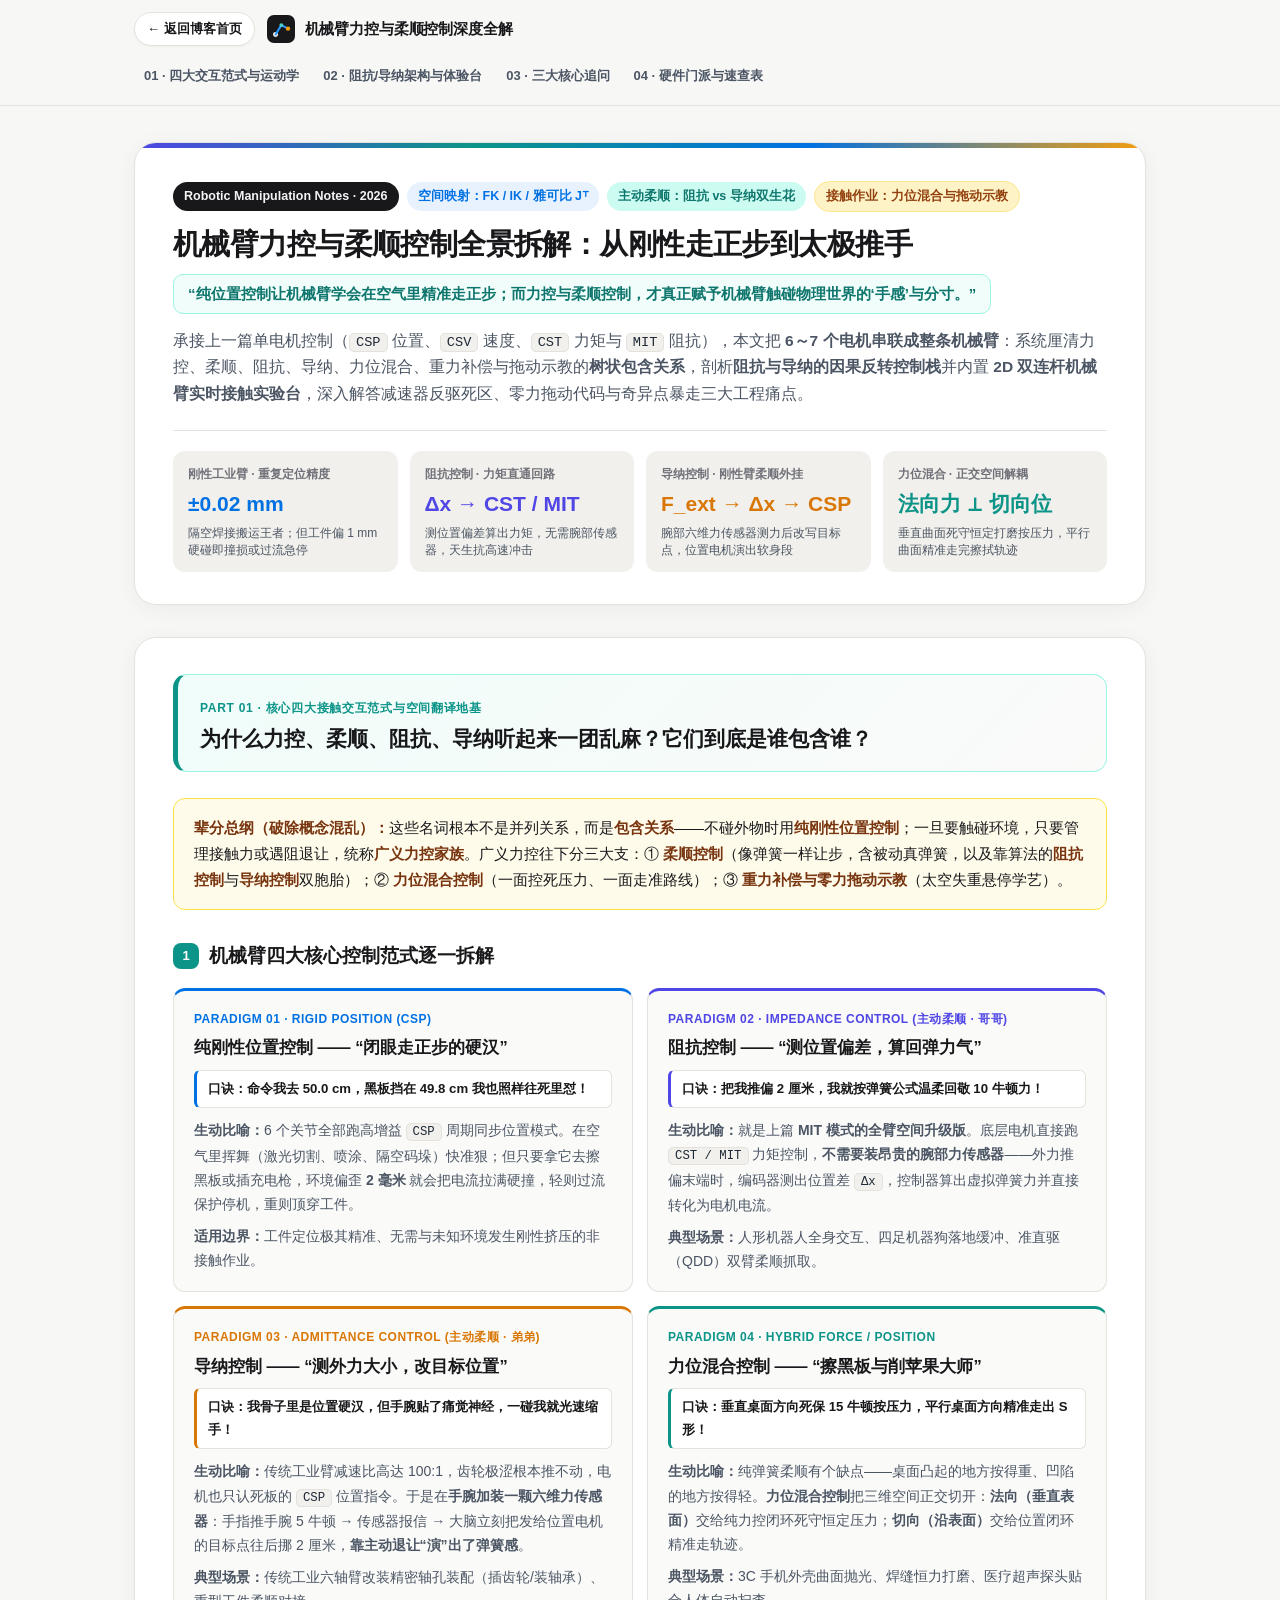
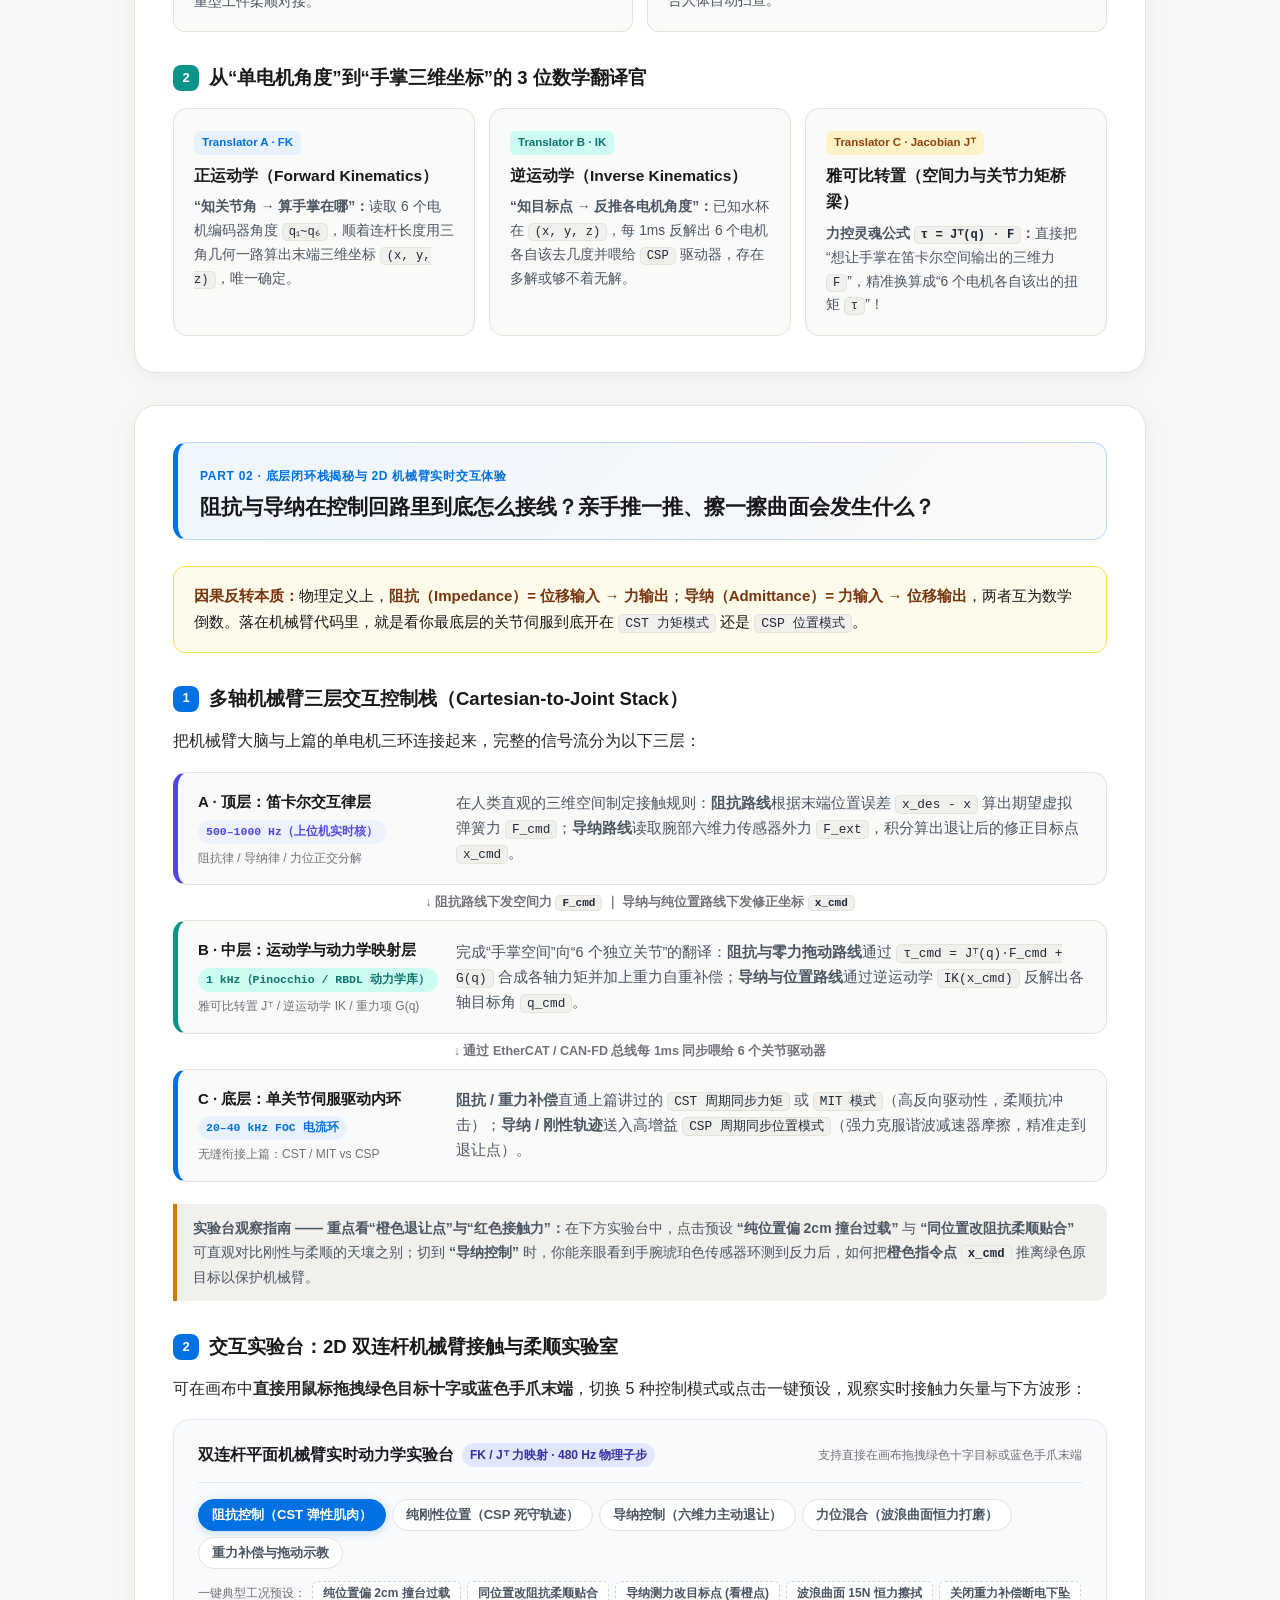
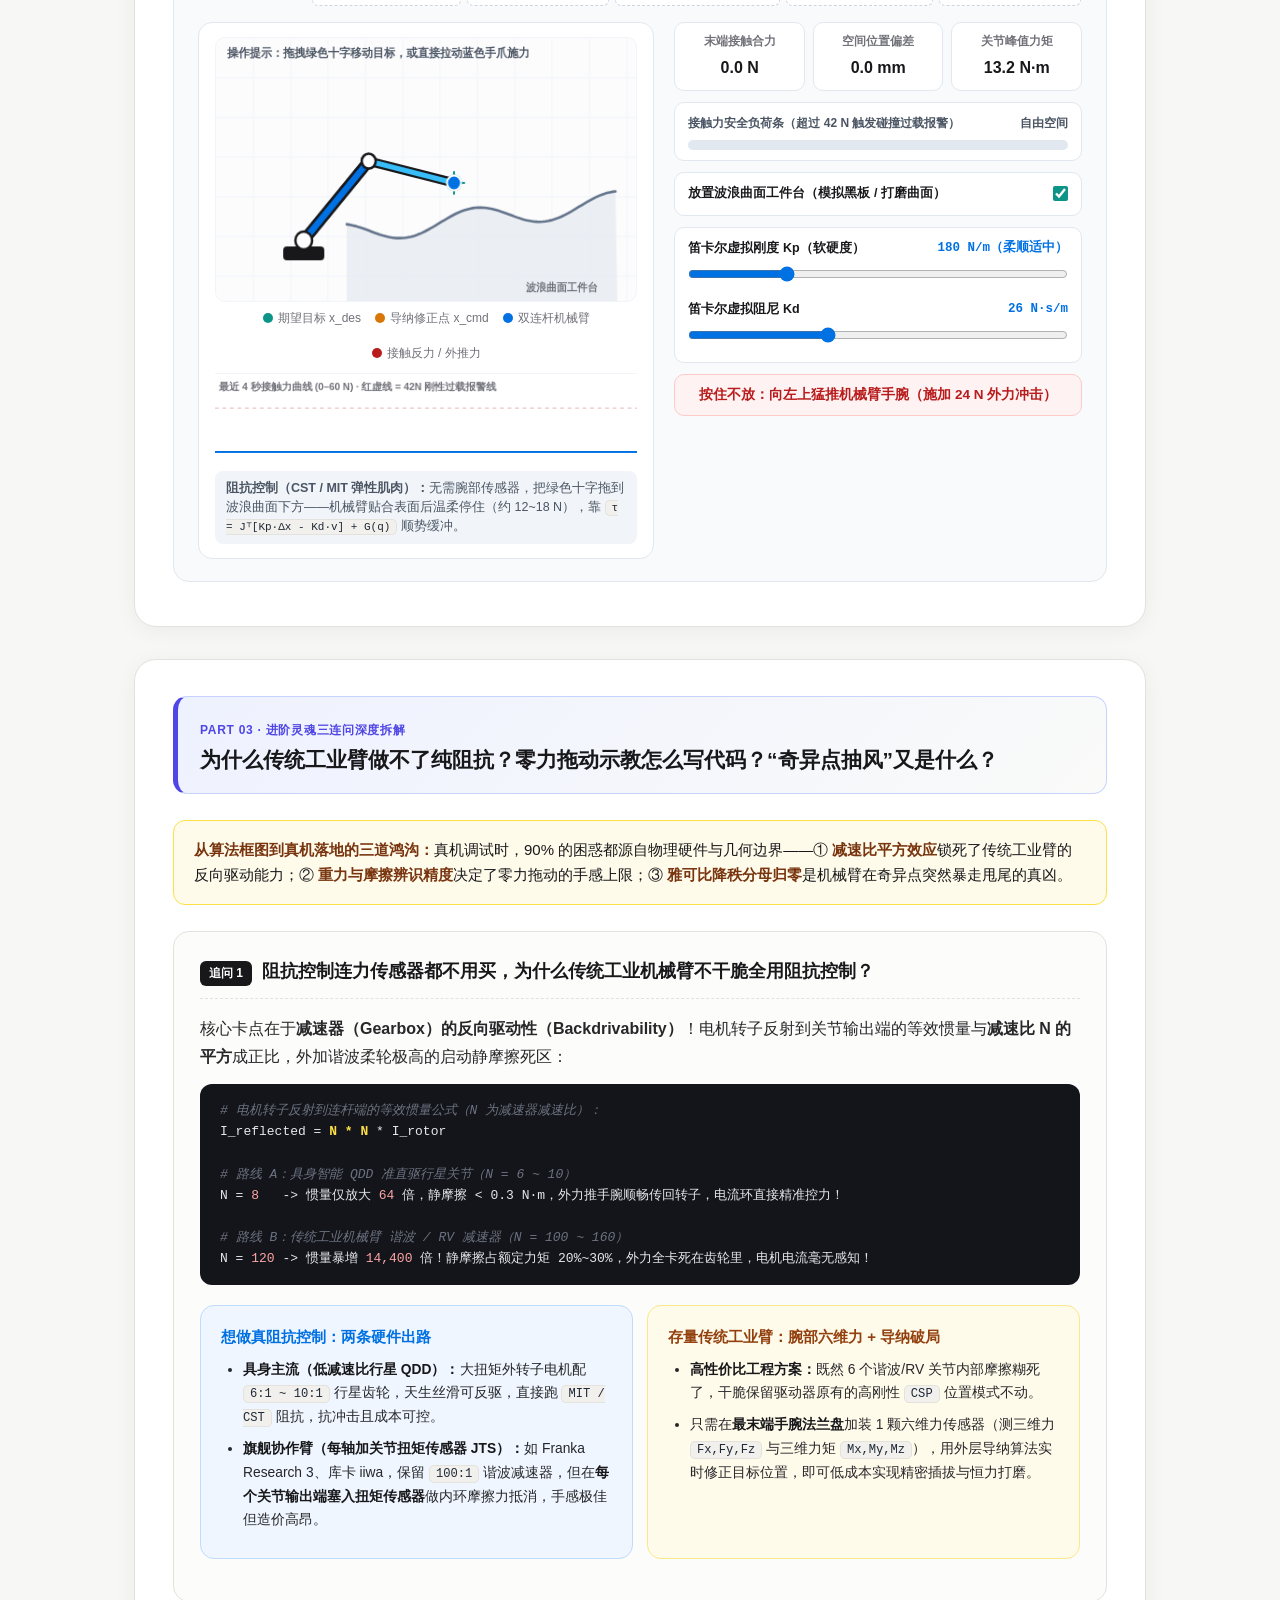
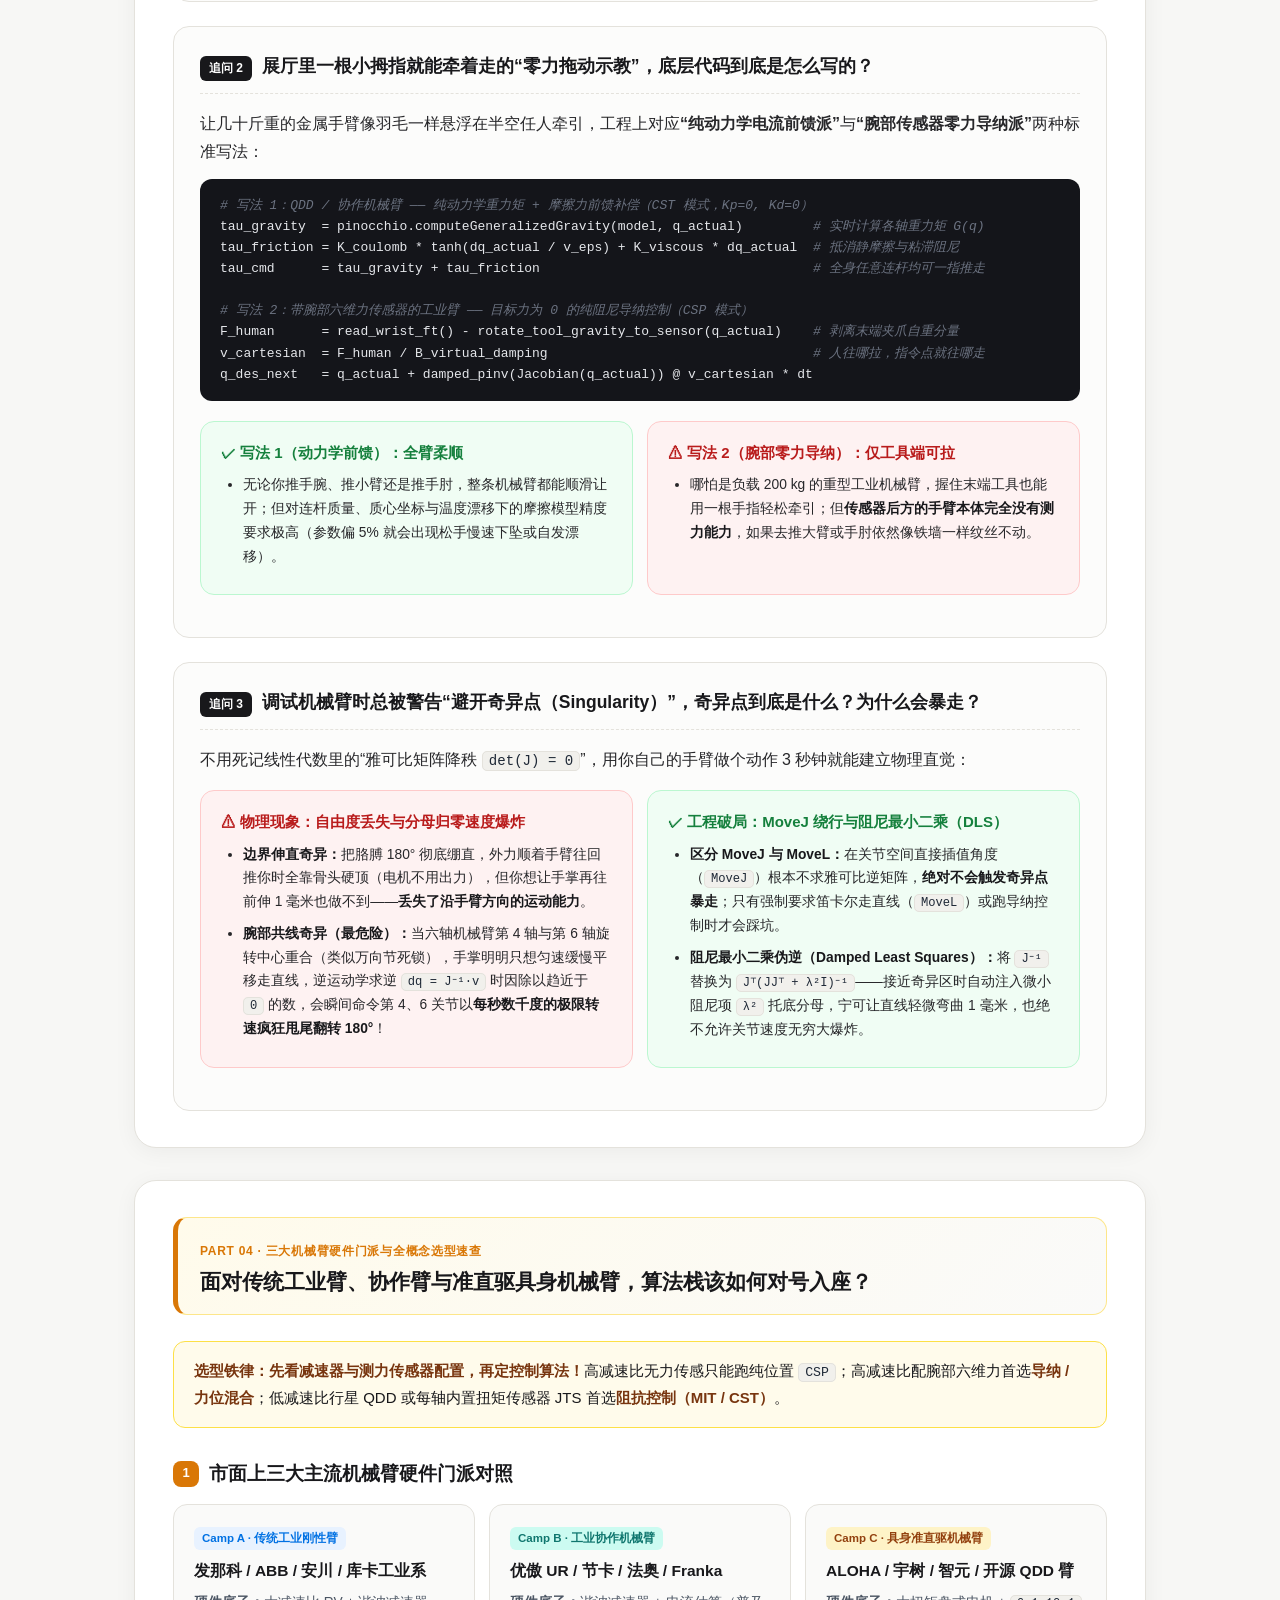
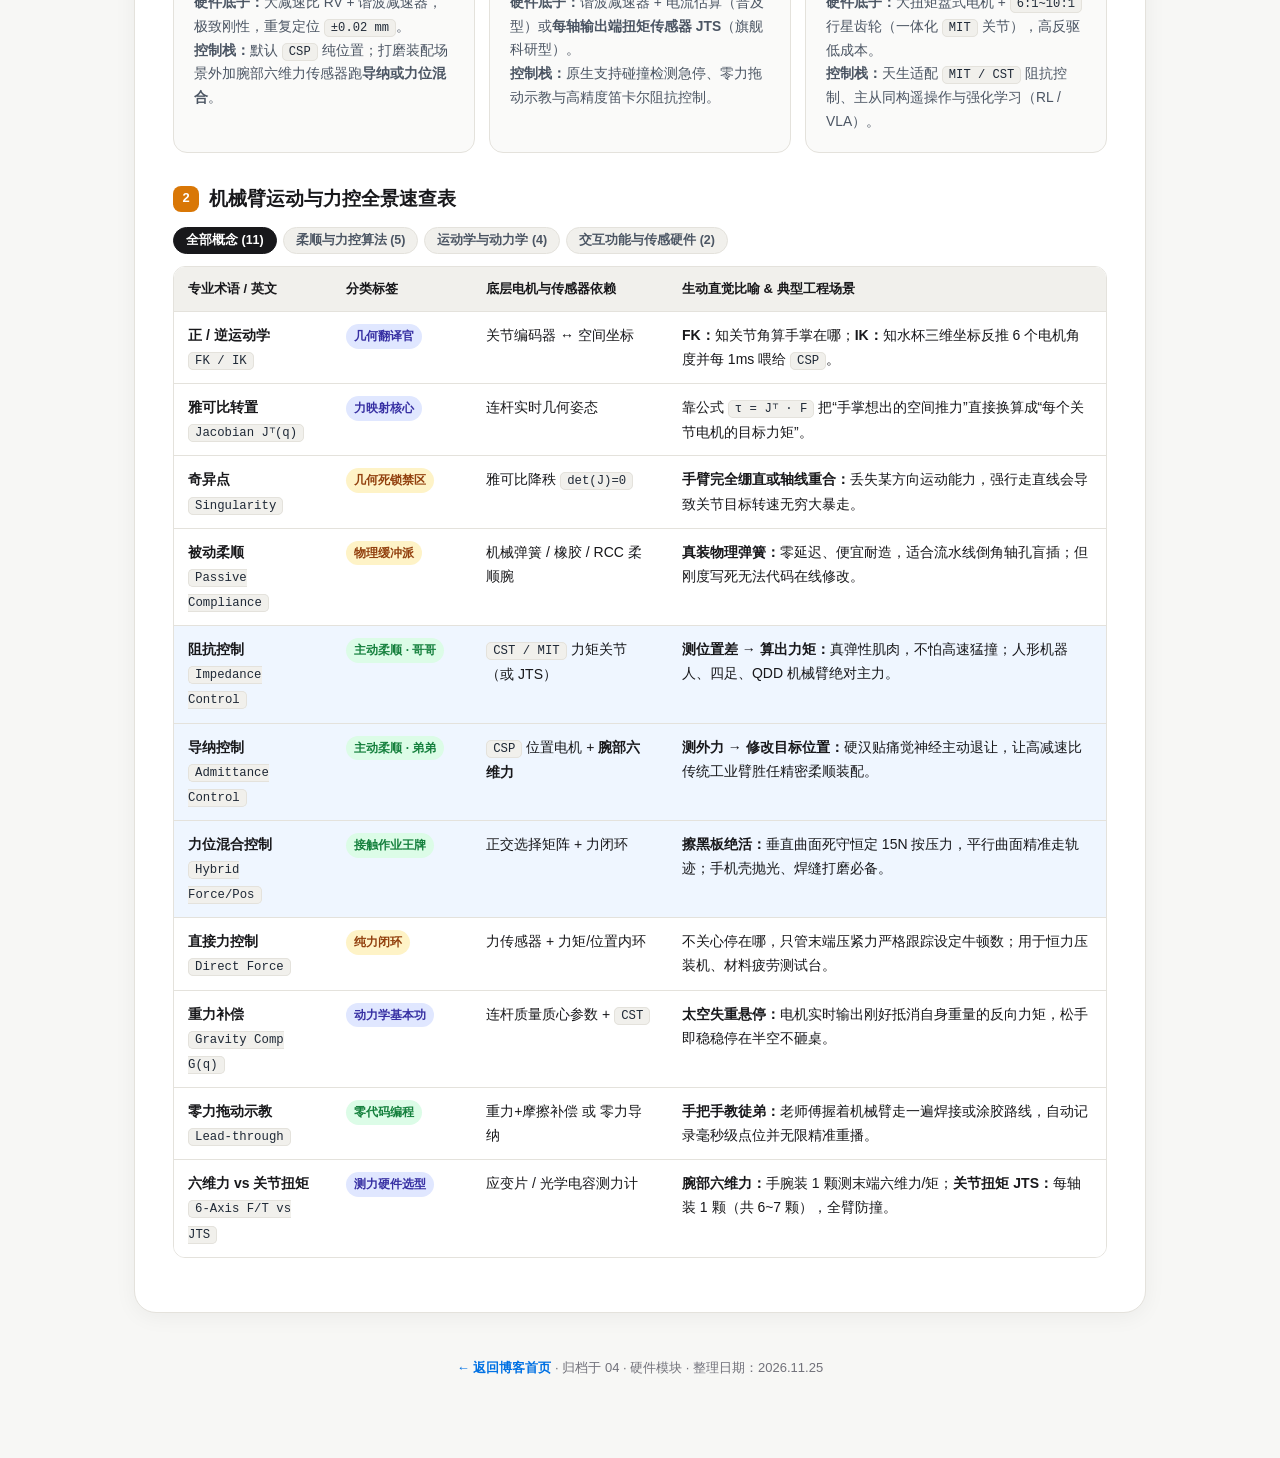
<file: posts/robot-arm-force-control.html>
<!DOCTYPE html>
<html lang="zh-CN">
<head>
<meta charset="UTF-8">
<meta name="viewport" content="width=device-width, initial-scale=1.0">
<meta name="description" content="承接单电机控制模式，系统梳理机械臂正逆运动学与雅可比力映射、四大接触控制范式（刚性位置、阻抗控制、导纳控制、力位混合）、三层闭环控制栈与 2D 双连杆机械臂实时接触实验台，深入拆解谐波减速器反驱难题、零力拖动示教与奇异点避坑。">
<meta name="category" content="硬件">
<meta property="article:section" content="硬件">
<meta name="article-format" content="交互教程">
<title>机械臂力控与柔顺控制深度全解：从刚性走正步、阻抗/导纳双生花到力位混合与拖动示教｜Reading Notes</title>
<style>
  :root {
    --bg: #f7f7f5;
    --surface: #ffffff;
    --surface-alt: #f1f0ec;
    --ink: #18181b;
    --ink-secondary: #4b5563;
    --ink-muted: #71717a;
    --border: #e4e2dc;
    --accent: #0071e3;       /* Tracker / Loop Blue */
    --accent-soft: #e8f2ff;
    --gen: #0d9488;          /* Compliance / Mode Teal */
    --gen-soft: #ccfbf1;
    --commit: #d97706;       /* Admittance / Sensor Amber */
    --commit-soft: #fef3c7;
    --orch: #4f46e5;         /* Impedance / Deep Q&A Indigo */
    --orch-soft: #eef2ff;
    --good: #15803d;
    --good-soft: #dcfce7;
    --warn: #b91c1c;
    --warn-soft: #fee2e2;
    --code-bg: #14151a;
    --code-ink: #e5e7eb;
    --shadow: 0 4px 22px rgba(24, 24, 27, 0.05);
  }

  * {
    box-sizing: border-box;
    margin: 0;
    padding: 0;
  }

  html {
    scroll-behavior: smooth;
  }

  body {
    font-family: -apple-system, BlinkMacSystemFont, "SF Pro Text", "PingFang SC", "Hiragino Sans GB", "Microsoft YaHei", "Segoe UI", Roboto, sans-serif;
    background: var(--bg);
    color: var(--ink);
    line-height: 1.72;
    font-size: 16px;
    -webkit-font-smoothing: antialiased;
  }

  /* Sticky Topbar */
  .topbar {
    position: sticky;
    top: 0;
    z-index: 50;
    background: rgba(247, 247, 245, 0.9);
    backdrop-filter: blur(14px);
    -webkit-backdrop-filter: blur(14px);
    border-bottom: 1px solid var(--border);
  }

  .topbar-inner {
    max-width: 1060px;
    margin: 0 auto;
    padding: 12px 24px;
    display: flex;
    align-items: center;
    justify-content: space-between;
    gap: 14px;
    flex-wrap: wrap;
  }

  .topbar-left {
    display: inline-flex;
    align-items: center;
    gap: 12px;
    flex-wrap: wrap;
  }

  .brand {
    display: inline-flex;
    align-items: center;
    gap: 10px;
    font-weight: 700;
    font-size: 15px;
    color: var(--ink);
    text-decoration: none;
    letter-spacing: -0.01em;
  }

  .brand svg {
    width: 28px;
    height: 28px;
    flex-shrink: 0;
  }

  .home-back-pill {
    display: inline-flex;
    align-items: center;
    gap: 5px;
    font-size: 13px;
    font-weight: 650;
    color: var(--ink);
    background: var(--surface);
    border: 1px solid var(--border);
    padding: 5px 12px;
    border-radius: 999px;
    text-decoration: none;
    transition: all 0.16s ease;
    box-shadow: 0 1px 2px rgba(24, 24, 27, 0.04);
  }

  .home-back-pill:hover {
    border-color: var(--accent);
    color: var(--accent);
    background: var(--accent-soft);
  }

  footer a {
    color: var(--accent);
    text-decoration: none;
    font-weight: 600;
  }

  footer a:hover {
    text-decoration: underline;
  }

  .nav-links {
    display: flex;
    gap: 4px;
    flex-wrap: wrap;
  }

  .nav-links a {
    text-decoration: none;
    font-size: 13px;
    font-weight: 600;
    color: var(--ink-secondary);
    padding: 5px 10px;
    border-radius: 999px;
    white-space: nowrap;
    transition: all 0.18s ease;
  }

  .nav-links a:hover {
    background: var(--accent-soft);
    color: var(--accent);
  }

  .container {
    max-width: 1060px;
    margin: 0 auto;
    padding: 36px 24px 84px;
  }

  /* Hero Section */
  .hero {
    background: var(--surface);
    border: 1px solid var(--border);
    border-radius: 22px;
    padding: 38px 38px 32px;
    box-shadow: var(--shadow);
    margin-bottom: 32px;
    position: relative;
    overflow: hidden;
  }

  .hero::before {
    content: "";
    position: absolute;
    top: 0;
    left: 0;
    right: 0;
    height: 5px;
    background: linear-gradient(90deg, var(--orch), var(--gen), var(--accent), #f59e0b);
  }

  .badge-row {
    display: flex;
    align-items: center;
    gap: 8px;
    flex-wrap: wrap;
    margin-bottom: 14px;
  }

  .badge {
    display: inline-flex;
    align-items: center;
    gap: 6px;
    font-size: 12.5px;
    font-weight: 600;
    padding: 4px 11px;
    border-radius: 999px;
    background: var(--accent-soft);
    color: var(--accent);
    text-decoration: none;
  }

  .badge.teal {
    background: var(--gen-soft);
    color: #0f766e;
  }

  .badge.amber {
    background: var(--commit-soft);
    color: #92400e;
    border: 1px solid #fde68a;
  }

  .badge.dark {
    background: #18181b;
    color: #f4f4f5;
  }

  .hero h1 {
    font-size: 29px;
    line-height: 1.3;
    letter-spacing: -0.02em;
    margin-bottom: 10px;
  }

  .hero-quote {
    display: inline-block;
    font-size: 15px;
    font-weight: 600;
    color: #0f766e;
    background: #f0fdfa;
    border: 1px solid #99f6e4;
    padding: 6px 14px;
    border-radius: 10px;
    margin-bottom: 14px;
  }

  .hero-sub {
    color: var(--ink-secondary);
    font-size: 15.5px;
    margin-bottom: 22px;
  }

  .context-grid {
    display: grid;
    grid-template-columns: repeat(4, 1fr);
    gap: 12px;
    padding-top: 20px;
    border-top: 1px solid var(--border);
  }

  .stat-box {
    background: var(--surface-alt);
    border-radius: 12px;
    padding: 13px 15px;
  }

  .stat-box .k {
    font-size: 12px;
    color: var(--ink-muted);
    font-weight: 600;
    display: block;
  }

  .stat-box .v {
    font-size: 21px;
    font-weight: 800;
    color: var(--ink);
    margin: 2px 0 3px;
    font-variant-numeric: tabular-nums;
  }

  .stat-box .v.blue { color: var(--accent); }
  .stat-box .v.teal { color: var(--gen); }
  .stat-box .v.amber { color: var(--commit); }
  .stat-box .v.indigo { color: var(--orch); }

  .stat-box .d {
    font-size: 12px;
    color: var(--ink-secondary);
    line-height: 1.42;
    display: block;
  }

  /* Section Card */
  .sec-card {
    background: var(--surface);
    border: 1px solid var(--border);
    border-radius: 22px;
    padding: 36px 38px;
    box-shadow: var(--shadow);
    margin-bottom: 32px;
    scroll-margin-top: 76px;
  }

  .sec-header {
    background: linear-gradient(135deg, #eff6ff 0%, #fafaf9 100%);
    border: 1px solid #bfdbfe;
    border-left: 5px solid var(--accent);
    border-radius: 14px;
    padding: 18px 22px;
    margin-bottom: 26px;
  }

  .sec-header.teal {
    background: linear-gradient(135deg, #f0fdfa 0%, #fafaf9 100%);
    border-color: #99f6e4;
    border-left-color: var(--gen);
  }

  .sec-header.indigo {
    background: linear-gradient(135deg, #eef2ff 0%, #fafaf9 100%);
    border-color: #c7d2fe;
    border-left-color: var(--orch);
  }

  .sec-header.amber {
    background: linear-gradient(135deg, #fffbeb 0%, #fafaf9 100%);
    border-color: #fde68a;
    border-left-color: var(--commit);
  }

  .sec-tag {
    display: inline-block;
    font-size: 12px;
    font-weight: 800;
    text-transform: uppercase;
    letter-spacing: 0.06em;
    color: var(--accent);
    margin-bottom: 5px;
  }

  .sec-header.teal .sec-tag { color: var(--gen); }
  .sec-header.indigo .sec-tag { color: var(--orch); }
  .sec-header.amber .sec-tag { color: var(--commit); }

  .sec-title {
    font-size: 21px;
    font-weight: 750;
    color: var(--ink);
    line-height: 1.4;
  }

  .tldr-callout {
    background: #fffbeb;
    border: 1px solid #fde047;
    border-radius: 12px;
    padding: 16px 20px;
    margin-bottom: 26px;
    font-size: 15px;
  }

  .tldr-callout strong {
    color: #78350f;
  }

  h3 {
    font-size: 18.5px;
    font-weight: 700;
    margin: 30px 0 12px;
    display: flex;
    align-items: center;
    gap: 10px;
    color: var(--ink);
  }

  h3 .step-num {
    display: inline-flex;
    align-items: center;
    justify-content: center;
    min-width: 26px;
    height: 26px;
    padding: 0 7px;
    border-radius: 8px;
    background: var(--accent);
    color: #fff;
    font-size: 13px;
    font-weight: 800;
    flex-shrink: 0;
  }

  h3 .step-num.teal { background: var(--gen); }
  h3 .step-num.indigo { background: var(--orch); }
  h3 .step-num.amber { background: var(--commit); }

  p {
    margin-bottom: 14px;
    color: #27272a;
  }

  ul, ol {
    margin: 8px 0 18px 22px;
  }

  li {
    margin-bottom: 8px;
    color: #27272a;
  }

  li strong {
    color: var(--ink);
  }

  code {
    font-family: ui-monospace, "SF Mono", SFMono-Regular, Menlo, Monaco, Consolas, monospace;
    font-size: 0.88em;
    background: var(--surface-alt);
    border: 1px solid var(--border);
    padding: 1px 6px;
    border-radius: 5px;
    color: #1f2937;
  }

  pre {
    background: var(--code-bg);
    color: var(--code-ink);
    padding: 16px 20px;
    border-radius: 12px;
    overflow-x: auto;
    font-family: ui-monospace, "SF Mono", SFMono-Regular, Menlo, Monaco, Consolas, monospace;
    font-size: 13px;
    line-height: 1.62;
    margin: 12px 0 20px;
  }

  pre code {
    background: none;
    border: none;
    padding: 0;
    color: inherit;
    font-size: inherit;
  }

  .tok-cmt { color: #6b7280; font-style: italic; }
  .tok-key { color: #93c5fd; }
  .tok-fn  { color: #fde047; font-weight: 700; }
  .tok-str { color: #86efac; }
  .tok-num { color: #fca5a5; }

  /* 4-Mode Grid (.pipe-grid) */
  .pipe-grid {
    display: grid;
    grid-template-columns: repeat(2, 1fr);
    gap: 14px;
    margin: 16px 0 24px;
  }

  .pipe-box {
    background: #fafaf9;
    border: 1px solid var(--border);
    border-top: 3px solid var(--gen);
    border-radius: 12px;
    padding: 18px 20px;
  }

  .pipe-box.top-amber { border-top-color: var(--commit); }
  .pipe-box.top-teal  { border-top-color: var(--gen); }
  .pipe-box.top-blue  { border-top-color: var(--accent); }
  .pipe-box.top-indigo { border-top-color: var(--orch); }

  .pipe-box small {
    display: block;
    font-size: 12px;
    font-weight: 800;
    color: var(--gen);
    text-transform: uppercase;
    letter-spacing: 0.04em;
    margin-bottom: 4px;
  }

  .pipe-box.top-amber small { color: var(--commit); }
  .pipe-box.top-blue small  { color: var(--accent); }
  .pipe-box.top-indigo small { color: var(--orch); }

  .pipe-box b {
    display: block;
    font-size: 16.5px;
    margin-bottom: 8px;
    color: var(--ink);
  }

  .pipe-motto {
    background: var(--surface);
    border: 1px solid var(--border);
    border-left: 3px solid var(--gen);
    padding: 7px 11px;
    border-radius: 6px;
    font-size: 13.2px;
    font-weight: 650;
    color: var(--ink);
    margin-bottom: 10px;
  }
  .pipe-box.top-amber .pipe-motto { border-left-color: var(--commit); }
  .pipe-box.top-blue .pipe-motto  { border-left-color: var(--accent); }
  .pipe-box.top-indigo .pipe-motto { border-left-color: var(--orch); }

  .pipe-box p {
    font-size: 14px;
    color: var(--ink-secondary);
    margin-bottom: 8px;
  }
  .pipe-box p:last-child {
    margin-bottom: 0;
  }

  /* 3-State Grid (.insight-grid-3) */
  .insight-grid-3 {
    display: grid;
    grid-template-columns: repeat(3, 1fr);
    gap: 14px;
    margin-top: 14px;
  }

  .insight-card {
    background: #fafaf9;
    border: 1px solid var(--border);
    border-radius: 14px;
    padding: 18px 20px;
  }

  .insight-card .num-chip {
    display: inline-block;
    font-size: 11.5px;
    font-weight: 800;
    padding: 2px 8px;
    border-radius: 6px;
    background: var(--orch-soft);
    color: var(--orch);
    margin-bottom: 8px;
  }

  .insight-card .num-chip.teal { background: var(--gen-soft); color: #0f766e; }
  .insight-card .num-chip.amber { background: var(--commit-soft); color: #92400e; }
  .insight-card .num-chip.blue { background: var(--accent-soft); color: var(--accent); }

  .insight-card h4 {
    font-size: 15.5px;
    margin-bottom: 6px;
    color: var(--ink);
  }

  .insight-card p {
    font-size: 13.8px;
    color: var(--ink-secondary);
    margin-bottom: 0;
  }

  /* Architecture 3-Layer Stack */
  .arch-stack {
    display: grid;
    grid-template-columns: 1fr;
    gap: 10px;
    margin: 18px 0 22px;
  }

  .arch-layer {
    border: 1px solid var(--border);
    border-radius: 14px;
    padding: 16px 20px;
    background: #fafaf9;
    display: grid;
    grid-template-columns: 240px 1fr;
    gap: 18px;
    align-items: center;
  }

  .arch-layer.l-orch { border-left: 5px solid var(--orch); }
  .arch-layer.l-gen  { border-left: 5px solid var(--gen); }
  .arch-layer.l-trk  { border-left: 5px solid var(--accent); }

  .arch-title {
    font-weight: 750;
    font-size: 15px;
    color: var(--ink);
  }

  .arch-freq {
    display: inline-block;
    font-family: ui-monospace, "SF Mono", monospace;
    font-size: 11.5px;
    font-weight: 700;
    padding: 2px 8px;
    border-radius: 999px;
    margin-top: 5px;
  }

  .l-orch .arch-freq { background: var(--orch-soft); color: var(--orch); }
  .l-gen  .arch-freq { background: var(--gen-soft); color: #0f766e; }
  .l-trk  .arch-freq { background: var(--accent-soft); color: var(--accent); }

  .arch-hw {
    display: block;
    font-size: 12px;
    color: var(--ink-muted);
    margin-top: 4px;
  }

  .arch-desc {
    font-size: 14.5px;
    color: var(--ink-secondary);
  }

  .arch-arrow {
    text-align: center;
    color: var(--ink-muted);
    font-size: 12.5px;
    font-weight: 600;
    line-height: 1.2;
  }

  .quote-box {
    background: var(--surface-alt);
    border-left: 4px solid var(--commit);
    padding: 12px 16px;
    border-radius: 0 10px 10px 0;
    font-size: 14px;
    color: var(--ink-secondary);
    margin: 14px 0 22px;
  }

  /* Interactive Bench Lab (.bench-box) */
  .bench-box {
    background: #f8fafc;
    border: 1px solid #e2e8f0;
    border-radius: 16px;
    padding: 22px 24px;
    margin: 16px 0 8px;
  }

  .bench-head {
    display: flex;
    justify-content: space-between;
    align-items: center;
    flex-wrap: wrap;
    gap: 10px;
    padding-bottom: 14px;
    margin-bottom: 16px;
    border-bottom: 1px solid #e2e8f0;
  }

  .bench-title {
    font-weight: 750;
    font-size: 15.5px;
    color: var(--ink);
    display: flex;
    align-items: center;
    gap: 8px;
  }

  .mode-pill-bar {
    display: flex;
    flex-wrap: wrap;
    gap: 6px;
    margin-bottom: 12px;
  }

  .mode-pill {
    border: 1px solid var(--border);
    background: var(--surface);
    color: var(--ink-secondary);
    padding: 6px 13px;
    border-radius: 999px;
    font-size: 13px;
    font-weight: 650;
    cursor: pointer;
    transition: all 0.15s ease;
  }

  .mode-pill:hover {
    border-color: var(--accent);
    color: var(--accent);
  }

  .mode-pill.active {
    background: var(--accent);
    border-color: var(--accent);
    color: #ffffff;
    box-shadow: 0 2px 8px rgba(0, 113, 227, 0.22);
  }

  .preset-bar {
    display: flex;
    align-items: center;
    flex-wrap: wrap;
    gap: 6px;
    margin-bottom: 16px;
    font-size: 12px;
    color: var(--ink-muted);
  }

  .preset-btn {
    border: 1px dashed #cbd5e1;
    background: #ffffff;
    color: var(--ink-secondary);
    padding: 3px 10px;
    border-radius: 6px;
    font-size: 12px;
    font-weight: 600;
    cursor: pointer;
    transition: all 0.14s ease;
  }

  .preset-btn:hover {
    border-style: solid;
    border-color: var(--gen);
    color: #0f766e;
    background: #f0fdfa;
  }

  .sim-grid {
    display: grid;
    grid-template-columns: 1.12fr 1fr;
    gap: 20px;
    align-items: start;
  }

  .sim-stage {
    background: var(--surface);
    border: 1px solid #e2e8f0;
    border-radius: 14px;
    padding: 14px 16px;
  }

  canvas#armCanvas {
    display: block;
    width: 100%;
    height: 265px;
    border-radius: 10px;
    background: #fcfcfd;
    border: 1px solid #f1f5f9;
    cursor: grab;
    touch-action: none;
  }

  canvas#armCanvas:active {
    cursor: grabbing;
  }

  .sim-legend {
    display: flex;
    justify-content: center;
    flex-wrap: wrap;
    gap: 14px;
    font-size: 12px;
    color: var(--ink-muted);
    margin: 6px 0 10px;
  }

  .sim-legend span {
    display: inline-flex;
    align-items: center;
    gap: 5px;
  }

  .dot-swatch {
    width: 10px;
    height: 10px;
    border-radius: 50%;
    display: inline-block;
  }

  canvas#forceWaveCanvas {
    display: block;
    width: 100%;
    height: 90px;
    border-top: 1px solid #f1f5f9;
    padding-top: 6px;
  }

  .sim-status-banner {
    margin-top: 8px;
    background: #f1f5f9;
    border-radius: 8px;
    padding: 8px 11px;
    font-size: 12.5px;
    color: var(--ink-secondary);
    line-height: 1.5;
  }

  .sim-panel {
    display: flex;
    flex-direction: column;
    gap: 11px;
  }

  .readout-grid {
    display: grid;
    grid-template-columns: repeat(3, 1fr);
    gap: 8px;
  }

  .readout-cell {
    background: var(--surface);
    border: 1px solid #e2e8f0;
    border-radius: 10px;
    padding: 9px 10px;
    text-align: center;
  }

  .readout-cell .rk {
    font-size: 11.5px;
    color: var(--ink-muted);
    font-weight: 600;
  }

  .readout-cell .rv {
    font-size: 16px;
    font-weight: 800;
    color: var(--ink);
    font-variant-numeric: tabular-nums;
    margin-top: 2px;
  }

  .trq-meter-box {
    background: var(--surface);
    border: 1px solid #e2e8f0;
    border-radius: 10px;
    padding: 10px 13px;
  }

  .trq-meter-head {
    display: flex;
    justify-content: space-between;
    font-size: 12px;
    font-weight: 650;
    color: var(--ink-secondary);
    margin-bottom: 6px;
  }

  .meter-track {
    position: relative;
    height: 10px;
    background: #e2e8f0;
    border-radius: 999px;
    overflow: hidden;
  }

  .meter-fill {
    height: 100%;
    width: 0%;
    background: var(--gen);
    border-radius: 999px;
    transition: width 0.05s linear, background 0.15s ease;
  }

  .ctrl-card {
    background: var(--surface);
    border: 1px solid #e2e8f0;
    border-radius: 10px;
    padding: 10px 13px;
  }

  .ctrl-label {
    display: flex;
    justify-content: space-between;
    align-items: center;
    font-size: 12.5px;
    font-weight: 650;
    color: var(--ink);
    margin-bottom: 4px;
  }

  .ctrl-label span.val {
    font-family: ui-monospace, "SF Mono", monospace;
    color: var(--accent);
    font-weight: 700;
  }

  input[type="range"] {
    width: 100%;
    accent-color: var(--accent);
    cursor: pointer;
  }

  .toggle-row {
    display: flex;
    align-items: center;
    justify-content: space-between;
    gap: 8px;
    font-size: 12.5px;
    font-weight: 650;
    color: var(--ink);
    cursor: pointer;
  }

  .btn-row-2 {
    display: grid;
    grid-template-columns: 1fr 1fr;
    gap: 8px;
    margin-top: 8px;
  }

  .action-btn {
    width: 100%;
    border: 1px solid #cbd5e1;
    background: #ffffff;
    color: var(--ink);
    padding: 8px 10px;
    border-radius: 8px;
    font-size: 12.5px;
    font-weight: 700;
    cursor: pointer;
    transition: all 0.12s ease;
  }

  .action-btn:hover {
    border-color: var(--accent);
    color: var(--accent);
  }

  .action-btn.teal {
    background: #f0fdfa;
    border-color: #99f6e4;
    color: #0f766e;
  }

  .action-btn.teal:hover {
    background: #ccfbf1;
  }

  .push-action-btn {
    width: 100%;
    border: 1px solid #fecaca;
    background: #fef2f2;
    color: var(--warn);
    padding: 11px 16px;
    border-radius: 10px;
    font-size: 13.5px;
    font-weight: 750;
    cursor: pointer;
    user-select: none;
    transition: all 0.12s ease;
  }

  .push-action-btn:hover {
    background: #fee2e2;
    border-color: #f87171;
  }

  .push-action-btn:active, .push-action-btn.is-pushing {
    background: var(--warn);
    color: #ffffff;
    border-color: var(--warn);
    transform: scale(0.99);
  }

  /* Sub-Q&A Divider Blocks */
  .sub-qa {
    border: 1px solid var(--border);
    border-radius: 16px;
    padding: 24px 26px;
    margin-top: 24px;
    background: #fcfcfb;
  }

  .sub-qa-q {
    font-size: 17.5px;
    font-weight: 750;
    color: var(--ink);
    padding-bottom: 12px;
    margin-bottom: 16px;
    border-bottom: 1px dashed var(--border);
    display: flex;
    align-items: baseline;
    gap: 10px;
  }

  .sub-qa-q .q-badge {
    background: var(--ink);
    color: #fff;
    font-size: 12px;
    font-weight: 800;
    padding: 2px 9px;
    border-radius: 6px;
    flex-shrink: 0;
  }

  /* Two-column contrast cards */
  .contrast-grid {
    display: grid;
    grid-template-columns: 1fr 1fr;
    gap: 14px;
    margin: 16px 0 18px;
  }

  .contrast-card {
    border-radius: 14px;
    padding: 18px 20px;
    border: 1px solid var(--border);
  }

  .contrast-card.good {
    background: #f0fdf4;
    border-color: #bbf7d0;
  }

  .contrast-card.bad {
    background: #fef2f2;
    border-color: #fecaca;
  }

  .contrast-card.info {
    background: #eff6ff;
    border-color: #bfdbfe;
  }

  .contrast-card.amber {
    background: #fffbeb;
    border-color: #fde68a;
  }

  .contrast-card h4 {
    font-size: 15px;
    margin-bottom: 8px;
    display: flex;
    align-items: center;
    gap: 6px;
  }

  .contrast-card.good h4 { color: var(--good); }
  .contrast-card.bad h4  { color: var(--warn); }
  .contrast-card.info h4 { color: var(--accent); }
  .contrast-card.amber h4 { color: #92400e; }

  .contrast-card p, .contrast-card ul {
    font-size: 13.8px;
    margin-bottom: 0;
    color: var(--ink-secondary);
  }

  /* Tables & Filter Bar */
  .filter-bar {
    display: flex;
    align-items: center;
    gap: 6px;
    flex-wrap: wrap;
    margin: 12px 0 12px;
  }

  .filter-pill {
    border: 1px solid var(--border);
    background: var(--surface-alt);
    color: var(--ink-secondary);
    padding: 4px 12px;
    border-radius: 999px;
    font-size: 12.5px;
    font-weight: 650;
    cursor: pointer;
    transition: all 0.15s ease;
  }

  .filter-pill.active {
    background: var(--ink);
    border-color: var(--ink);
    color: #ffffff;
  }

  .table-wrap {
    overflow-x: auto;
    margin: 10px 0 18px;
    border: 1px solid var(--border);
    border-radius: 12px;
  }

  table {
    width: 100%;
    border-collapse: collapse;
    font-size: 14px;
    background: var(--surface);
  }

  th, td {
    text-align: left;
    padding: 11px 14px;
    border-bottom: 1px solid var(--border);
    vertical-align: top;
  }

  th {
    background: var(--surface-alt);
    font-weight: 700;
    color: var(--ink);
    font-size: 13px;
    white-space: nowrap;
  }

  tr:last-child td {
    border-bottom: none;
  }

  tr.highlight-row td {
    background: #eff6ff;
  }

  .pill-ok, .pill-warn, .pill-part {
    display: inline-block;
    padding: 2px 8px;
    border-radius: 999px;
    font-size: 12px;
    font-weight: 700;
    white-space: nowrap;
  }

  .pill-ok   { background: var(--good-soft); color: var(--good); }
  .pill-warn { background: var(--commit-soft); color: #92400e; }
  .pill-part { background: #e0e7ff; color: #3730a3; }

  footer {
    text-align: center;
    font-size: 13px;
    color: var(--ink-muted);
    padding-top: 12px;
  }

  @media (max-width: 820px) {
    .topbar-inner {
      padding: 10px 16px;
      gap: 8px;
    }
    .nav-links {
      flex-wrap: nowrap;
      overflow-x: auto;
      width: 100%;
      scrollbar-width: none;
      padding-bottom: 2px;
    }
    .nav-links::-webkit-scrollbar {
      display: none;
    }
    .context-grid {
      grid-template-columns: repeat(2, 1fr);
    }
    .pipe-grid,
    .contrast-grid,
    .insight-grid-3,
    .sim-grid {
      grid-template-columns: 1fr;
    }
    .arch-layer {
      grid-template-columns: 1fr;
      gap: 8px;
    }
    .hero, .sec-card {
      padding: 24px 20px;
    }
  }
</style>
</head>
<body>

<header class="topbar">
  <div class="topbar-inner">
    <div class="topbar-left">
      <a class="home-back-pill" href="../index.html">← 返回博客首页</a>
      <a class="brand" href="#top">
        <svg viewBox="0 0 36 36" fill="none" aria-hidden="true">
          <rect width="36" height="36" rx="9" fill="#18181B"/>
          <circle cx="11" cy="25" r="3.2" fill="#F5F5F7"/>
          <path d="M11 25L18.5 13L27 17.5" stroke="#2997FF" stroke-width="2.6" stroke-linecap="round" stroke-linejoin="round"/>
          <circle cx="18.5" cy="13" r="2.5" fill="#4FD1C5"/>
          <circle cx="27" cy="17.5" r="2.8" fill="#F59E0B"/>
        </svg>
        <span>机械臂力控与柔顺控制深度全解</span>
      </a>
    </div>
    <nav class="nav-links">
      <a href="#sec-paradigms">01 · 四大交互范式与运动学</a>
      <a href="#sec-loop-lab">02 · 阻抗/导纳架构与体验台</a>
      <a href="#sec-qa">03 · 三大核心追问</a>
      <a href="#sec-table">04 · 硬件门派与速查表</a>
    </nav>
  </div>
</header>

<main class="container" id="top">

  <!-- ==================== HERO ==================== -->
  <section class="hero">
    <div class="badge-row">
      <span class="badge dark">Robotic Manipulation Notes · 2026</span>
      <span class="badge">空间映射：FK / IK / 雅可比 Jᵀ</span>
      <span class="badge teal">主动柔顺：阻抗 vs 导纳双生花</span>
      <span class="badge amber">接触作业：力位混合与拖动示教</span>
    </div>
    <h1>机械臂力控与柔顺控制全景拆解：从刚性走正步到太极推手</h1>
    <div class="hero-quote">“纯位置控制让机械臂学会在空气里精准走正步；而力控与柔顺控制，才真正赋予机械臂触碰物理世界的‘手感’与分寸。”</div>
    <p class="hero-sub">
      承接上一篇单电机控制（<code>CSP</code> 位置、<code>CSV</code> 速度、<code>CST</code> 力矩与 <code>MIT</code> 阻抗），本文把 <strong>6～7 个电机串联成整条机械臂</strong>：系统厘清力控、柔顺、阻抗、导纳、力位混合、重力补偿与拖动示教的<strong>树状包含关系</strong>，剖析<strong>阻抗与导纳的因果反转控制栈</strong>并内置 <strong>2D 双连杆机械臂实时接触实验台</strong>，深入解答减速器反驱死区、零力拖动代码与奇异点暴走三大工程痛点。
    </p>
    <div class="context-grid">
      <div class="stat-box">
        <span class="k">刚性工业臂 · 重复定位精度</span>
        <div class="v blue">±0.02 mm</div>
        <span class="d">隔空焊接搬运王者；但工件偏 1 mm 硬碰即撞损或过流急停</span>
      </div>
      <div class="stat-box">
        <span class="k">阻抗控制 · 力矩直通回路</span>
        <div class="v indigo">Δx → CST / MIT</div>
        <span class="d">测位置偏差算出力矩，无需腕部传感器，天生抗高速冲击</span>
      </div>
      <div class="stat-box">
        <span class="k">导纳控制 · 刚性臂柔顺外挂</span>
        <div class="v amber">F_ext → Δx → CSP</div>
        <span class="d">腕部六维力传感器测力后改写目标点，位置电机演出软身段</span>
      </div>
      <div class="stat-box">
        <span class="k">力位混合 · 正交空间解耦</span>
        <div class="v teal">法向力 ⊥ 切向位</div>
        <span class="d">垂直曲面死守恒定打磨按压力，平行曲面精准走完擦拭轨迹</span>
      </div>
    </div>
  </section>

  <!-- ==================== SECTION 01: 4 PARADIGMS & KINEMATICS ==================== -->
  <section class="sec-card" id="sec-paradigms">
    <div class="sec-header teal">
      <span class="sec-tag">Part 01 · 核心四大接触交互范式与空间翻译地基</span>
      <div class="sec-title">为什么力控、柔顺、阻抗、导纳听起来一团乱麻？它们到底是谁包含谁？</div>
    </div>

    <div class="tldr-callout">
      <strong>辈分总纲（破除概念混乱）：</strong>这些名词根本不是并列关系，而是<strong>包含关系</strong>——不碰外物时用<strong>纯刚性位置控制</strong>；一旦要触碰环境，只要管理接触力或遇阻退让，统称<strong>广义力控家族</strong>。广义力控往下分三大支：① <strong>柔顺控制</strong>（像弹簧一样让步，含被动真弹簧，以及靠算法的<strong>阻抗控制</strong>与<strong>导纳控制</strong>双胞胎）；② <strong>力位混合控制</strong>（一面控死压力、一面走准路线）；③ <strong>重力补偿与零力拖动示教</strong>（太空失重悬停学艺）。
    </div>

    <h3><span class="step-num teal">1</span>机械臂四大核心控制范式逐一拆解</h3>
    <div class="pipe-grid">
      <div class="pipe-box top-blue">
        <small>Paradigm 01 · Rigid Position (CSP)</small>
        <b>纯刚性位置控制 —— “闭眼走正步的硬汉”</b>
        <div class="pipe-motto">口诀：命令我去 50.0 cm，黑板挡在 49.8 cm 我也照样往死里怼！</div>
        <p><strong>生动比喻：</strong>6 个关节全部跑高增益 <code>CSP</code> 周期同步位置模式。在空气里挥舞（激光切割、喷涂、隔空码垛）快准狠；但只要拿它去擦黑板或插充电枪，环境偏歪 <strong>2 毫米</strong> 就会把电流拉满硬撞，轻则过流保护停机，重则顶穿工件。</p>
        <p><strong>适用边界：</strong>工件定位极其精准、无需与未知环境发生刚性挤压的非接触作业。</p>
      </div>

      <div class="pipe-box top-indigo">
        <small>Paradigm 02 · Impedance Control (主动柔顺 · 哥哥)</small>
        <b>阻抗控制 —— “测位置偏差，算回弹力气”</b>
        <div class="pipe-motto">口诀：把我推偏 2 厘米，我就按弹簧公式温柔回敬 10 牛顿力！</div>
        <p><strong>生动比喻：</strong>就是上篇 <strong>MIT 模式的全臂空间升级版</strong>。底层电机直接跑 <code>CST / MIT</code> 力矩控制，<strong>不需要装昂贵的腕部力传感器</strong>——外力推偏末端时，编码器测出位置差 <code>Δx</code>，控制器算出虚拟弹簧力并直接转化为电机电流。</p>
        <p><strong>典型场景：</strong>人形机器人全身交互、四足机器狗落地缓冲、准直驱（QDD）双臂柔顺抓取。</p>
      </div>

      <div class="pipe-box top-amber">
        <small>Paradigm 03 · Admittance Control (主动柔顺 · 弟弟)</small>
        <b>导纳控制 —— “测外力大小，改目标位置”</b>
        <div class="pipe-motto">口诀：我骨子里是位置硬汉，但手腕贴了痛觉神经，一碰我就光速缩手！</div>
        <p><strong>生动比喻：</strong>传统工业臂减速比高达 100:1，齿轮极涩根本推不动，电机也只认死板的 <code>CSP</code> 位置指令。于是在<strong>手腕加装一颗六维力传感器</strong>：手指推手腕 5 牛顿 → 传感器报信 → 大脑立刻把发给位置电机的目标点往后挪 2 厘米，<strong>靠主动退让“演”出了弹簧感</strong>。</p>
        <p><strong>典型场景：</strong>传统工业六轴臂改装精密轴孔装配（插齿轮/装轴承）、重型工件柔顺对接。</p>
      </div>

      <div class="pipe-box top-teal">
        <small>Paradigm 04 · Hybrid Force / Position</small>
        <b>力位混合控制 —— “擦黑板与削苹果大师”</b>
        <div class="pipe-motto">口诀：垂直桌面方向死保 15 牛顿按压力，平行桌面方向精准走出 S 形！</div>
        <p><strong>生动比喻：</strong>纯弹簧柔顺有个缺点——桌面凸起的地方按得重、凹陷的地方按得轻。<strong>力位混合控制</strong>把三维空间正交切开：<strong>法向（垂直表面）</strong>交给纯力控闭环死守恒定压力；<strong>切向（沿表面）</strong>交给位置闭环精准走轨迹。</p>
        <p><strong>典型场景：</strong>3C 手机外壳曲面抛光、焊缝恒力打磨、医疗超声探头贴合人体自动扫查。</p>
      </div>
    </div>

    <h3><span class="step-num teal">2</span>从“单电机角度”到“手掌三维坐标”的 3 位数学翻译官</h3>
    <div class="insight-grid-3">
      <div class="insight-card">
        <span class="num-chip blue">Translator A · FK</span>
        <h4>正运动学（Forward Kinematics）</h4>
        <p><strong>“知关节角 → 算手掌在哪”：</strong>读取 6 个电机编码器角度 <code>q₁~q₆</code>，顺着连杆长度用三角几何一路算出末端三维坐标 <code>(x, y, z)</code>，唯一确定。</p>
      </div>
      <div class="insight-card">
        <span class="num-chip teal">Translator B · IK</span>
        <h4>逆运动学（Inverse Kinematics）</h4>
        <p><strong>“知目标点 → 反推各电机角度”：</strong>已知水杯在 <code>(x, y, z)</code>，每 1ms 反解出 6 个电机各自该去几度并喂给 <code>CSP</code> 驱动器，存在多解或够不着无解。</p>
      </div>
      <div class="insight-card">
        <span class="num-chip amber">Translator C · Jacobian Jᵀ</span>
        <h4>雅可比转置（空间力与关节力矩桥梁）</h4>
        <p><strong>力控灵魂公式 <code>τ = Jᵀ(q) · F</code>：</strong>直接把“想让手掌在笛卡尔空间输出的三维力 <code>F</code>”，精准换算成“6 个电机各自该出的扭矩 <code>τ</code>”！</p>
      </div>
    </div>
  </section>

  <!-- ==================== SECTION 02: STACK + INTERACTIVE LAB ==================== -->
  <section class="sec-card" id="sec-loop-lab">
    <div class="sec-header">
      <span class="sec-tag">Part 02 · 底层闭环栈揭秘与 2D 机械臂实时交互体验</span>
      <div class="sec-title">阻抗与导纳在控制回路里到底怎么接线？亲手推一推、擦一擦曲面会发生什么？</div>
    </div>

    <div class="tldr-callout">
      <strong>因果反转本质：</strong>物理定义上，<strong>阻抗（Impedance）= 位移输入 → 力输出</strong>；<strong>导纳（Admittance）= 力输入 → 位移输出</strong>，两者互为数学倒数。落在机械臂代码里，就是看你最底层的关节伺服到底开在 <code>CST 力矩模式</code> 还是 <code>CSP 位置模式</code>。
    </div>

    <h3><span class="step-num">1</span>多轴机械臂三层交互控制栈（Cartesian-to-Joint Stack）</h3>
    <p>把机械臂大脑与上篇的单电机三环连接起来，完整的信号流分为以下三层：</p>

    <div class="arch-stack">
      <div class="arch-layer l-orch">
        <div>
          <div class="arch-title">A · 顶层：笛卡尔交互律层</div>
          <span class="arch-freq">500–1000 Hz（上位机实时核）</span>
          <span class="arch-hw">阻抗律 / 导纳律 / 力位正交分解</span>
        </div>
        <div class="arch-desc">
          在人类直观的三维空间制定接触规则：<strong>阻抗路线</strong>根据末端位置误差 <code>x_des - x</code> 算出期望虚拟弹簧力 <code>F_cmd</code>；<strong>导纳路线</strong>读取腕部六维力传感器外力 <code>F_ext</code>，积分算出退让后的修正目标点 <code>x_cmd</code>。
        </div>
      </div>
      <div class="arch-arrow">↓ 阻抗路线下发空间力 <code>F_cmd</code> ｜ 导纳与纯位置路线下发修正坐标 <code>x_cmd</code></div>
      <div class="arch-layer l-gen">
        <div>
          <div class="arch-title">B · 中层：运动学与动力学映射层</div>
          <span class="arch-freq">1 kHz（Pinocchio / RBDL 动力学库）</span>
          <span class="arch-hw">雅可比转置 Jᵀ / 逆运动学 IK / 重力项 G(q)</span>
        </div>
        <div class="arch-desc">
          完成“手掌空间”向“6 个独立关节”的翻译：<strong>阻抗与零力拖动路线</strong>通过 <code>τ_cmd = Jᵀ(q)·F_cmd + G(q)</code> 合成各轴力矩并加上重力自重补偿；<strong>导纳与位置路线</strong>通过逆运动学 <code>IK(x_cmd)</code> 反解出各轴目标角 <code>q_cmd</code>。
        </div>
      </div>
      <div class="arch-arrow">↓ 通过 EtherCAT / CAN-FD 总线每 1ms 同步喂给 6 个关节驱动器</div>
      <div class="arch-layer l-trk">
        <div>
          <div class="arch-title">C · 底层：单关节伺服驱动内环</div>
          <span class="arch-freq">20–40 kHz FOC 电流环</span>
          <span class="arch-hw">无缝衔接上篇：CST / MIT vs CSP</span>
        </div>
        <div class="arch-desc">
          <strong>阻抗 / 重力补偿</strong>直通上篇讲过的 <code>CST 周期同步力矩</code> 或 <code>MIT 模式</code>（高反向驱动性，柔顺抗冲击）；<strong>导纳 / 刚性轨迹</strong>送入高增益 <code>CSP 周期同步位置模式</code>（强力克服谐波减速器摩擦，精准走到退让点）。
        </div>
      </div>
    </div>

    <div class="quote-box">
      <strong>实验台观察指南 —— 重点看“橙色退让点”与“红色接触力”：</strong>在下方实验台中，点击预设 <strong>“纯位置偏 2cm 撞台过载”</strong> 与 <strong>“同位置改阻抗柔顺贴合”</strong> 可直观对比刚性与柔顺的天壤之别；切到 <strong>“导纳控制”</strong> 时，你能亲眼看到手腕琥珀色传感器环测到反力后，如何把<strong>橙色指令点 <code>x_cmd</code></strong> 推离绿色原目标以保护机械臂。
    </div>

    <h3><span class="step-num">2</span>交互实验台：2D 双连杆机械臂接触与柔顺实验室</h3>
    <p>可在画布中<strong>直接用鼠标拖拽绿色目标十字或蓝色手爪末端</strong>，切换 5 种控制模式或点击一键预设，观察实时接触力矢量与下方波形：</p>

    <div class="bench-box">
      <div class="bench-head">
        <div class="bench-title">
          <span>双连杆平面机械臂实时动力学实验台</span>
          <span class="pill-part">FK / Jᵀ 力映射 · 480 Hz 物理子步</span>
        </div>
        <span style="font-size:12px;color:var(--ink-muted);">支持直接在画布拖拽绿色十字目标或蓝色手爪末端</span>
      </div>

      <div class="mode-pill-bar" id="armModeTabs">
        <button class="mode-pill active" data-mode="imp">阻抗控制（CST 弹性肌肉）</button>
        <button class="mode-pill" data-mode="pos">纯刚性位置（CSP 死守轨迹）</button>
        <button class="mode-pill" data-mode="adm">导纳控制（六维力主动退让）</button>
        <button class="mode-pill" data-mode="hybrid">力位混合（波浪曲面恒力打磨）</button>
        <button class="mode-pill" data-mode="zerog">重力补偿与拖动示教</button>
      </div>

      <div class="preset-bar">
        <span>一键典型工况预设：</span>
        <button class="preset-btn" data-preset="pos-crash">纯位置偏 2cm 撞台过载</button>
        <button class="preset-btn" data-preset="imp-gentle">同位置改阻抗柔顺贴合</button>
        <button class="preset-btn" data-preset="adm-yield">导纳测力改目标点 (看橙点)</button>
        <button class="preset-btn" data-preset="hybrid-polish">波浪曲面 15N 恒力擦拭</button>
        <button class="preset-btn" data-preset="zerog-drop">关闭重力补偿断电下坠</button>
      </div>

      <div class="sim-grid">
        <div class="sim-stage">
          <canvas id="armCanvas" width="450" height="265"></canvas>
          <div class="sim-legend">
            <span><i class="dot-swatch" style="background:#0d9488"></i>期望目标 x_des</span>
            <span><i class="dot-swatch" style="background:#d97706"></i>导纳修正点 x_cmd</span>
            <span><i class="dot-swatch" style="background:#0071e3"></i>双连杆机械臂</span>
            <span><i class="dot-swatch" style="background:#b91c1c"></i>接触反力 / 外推力</span>
          </div>
          <canvas id="forceWaveCanvas" width="450" height="90"></canvas>
          <div class="sim-status-banner" id="armStatusBanner">
            <strong>阻抗控制模式：</strong>无需腕部传感器，试着把绿色目标十字拖到波浪曲面下方——机械臂贴合台面后温柔停住（约 12~18 N），绝不硬怼过载。
          </div>
        </div>

        <div class="sim-panel">
          <div class="readout-grid">
            <div class="readout-cell">
              <div class="rk">末端接触合力</div>
              <div class="rv" id="rdForce">0.0 N</div>
            </div>
            <div class="readout-cell">
              <div class="rk">空间位置偏差</div>
              <div class="rv" id="rdErr">0.0 mm</div>
            </div>
            <div class="readout-cell">
              <div class="rk">关节峰值力矩</div>
              <div class="rv" id="rdTorque">0.0 N·m</div>
            </div>
          </div>

          <div class="trq-meter-box">
            <div class="trq-meter-head">
              <span>接触力安全负荷条（超过 42 N 触发碰撞过载报警）</span>
              <span id="rdForceState">自由空间</span>
            </div>
            <div class="meter-track">
              <div class="meter-fill" id="forceBarFill"></div>
            </div>
          </div>

          <div class="ctrl-card">
            <label class="toggle-row">
              <span>放置波浪曲面工件台（模拟黑板 / 打磨曲面）</span>
              <input type="checkbox" id="chkSurface" checked style="width:15px;height:15px;accent-color:var(--gen);cursor:pointer;" />
            </label>
          </div>

          <div class="ctrl-card" id="cardStiff">
            <div class="ctrl-label">
              <span id="lblKp">笛卡尔虚拟刚度 Kp</span>
              <span class="val" id="valKp">180 N/m（柔顺适中）</span>
            </div>
            <input type="range" id="rngArmKp" min="40" max="600" value="180" />

            <div class="ctrl-label" style="margin-top:8px;">
              <span>笛卡尔虚拟阻尼 Kd</span>
              <span class="val" id="valKd">26 N·s/m</span>
            </div>
            <input type="range" id="rngArmKd" min="4" max="65" value="26" />
          </div>

          <div class="ctrl-card" id="cardHybrid" style="display:none;">
            <div class="ctrl-label">
              <span>法向恒定打磨目标压力 F_des</span>
              <span class="val" id="valFdes">15 N</span>
            </div>
            <input type="range" id="rngFdes" min="5" max="32" value="15" />
          </div>

          <div class="ctrl-card" id="cardZeroG" style="display:none;">
            <label class="toggle-row">
              <span>开启重力补偿项 G(q)（取消勾选观察自重下坠）</span>
              <input type="checkbox" id="chkGravComp" checked style="width:15px;height:15px;accent-color:var(--accent);cursor:pointer;" />
            </label>
            <div class="btn-row-2">
              <button class="action-btn teal" id="btnReplayTeach" type="button">回放刚才拖动的轨迹</button>
              <button class="action-btn" id="btnClearTeach" type="button">清空示教轨迹</button>
            </div>
          </div>

          <button class="push-action-btn" id="btnArmPush" type="button">
            按住不放：向左上猛推机械臂手腕（施加 24 N 外力冲击）
          </button>
        </div>
      </div>
    </div>
  </section>

  <!-- ==================== SECTION 03: 3 DEEP Q&A ==================== -->
  <section class="sec-card" id="sec-qa">
    <div class="sec-header indigo">
      <span class="sec-tag">Part 03 · 进阶灵魂三连问深度拆解</span>
      <div class="sec-title">为什么传统工业臂做不了纯阻抗？零力拖动示教怎么写代码？“奇异点抽风”又是什么？</div>
    </div>

    <div class="tldr-callout">
      <strong>从算法框图到真机落地的三道鸿沟：</strong>真机调试时，90% 的困惑都源自物理硬件与几何边界——① <strong>减速比平方效应</strong>锁死了传统工业臂的反向驱动能力；② <strong>重力与摩擦辨识精度</strong>决定了零力拖动的手感上限；③ <strong>雅可比降秩分母归零</strong>是机械臂在奇异点突然暴走甩尾的真凶。
    </div>

    <!-- Sub-Q1 -->
    <div class="sub-qa">
      <div class="sub-qa-q">
        <span class="q-badge">追问 1</span>
        <span>阻抗控制连力传感器都不用买，为什么传统工业机械臂不干脆全用阻抗控制？</span>
      </div>

      <p>核心卡点在于<strong>减速器（Gearbox）的反向驱动性（Backdrivability）</strong>！电机转子反射到关节输出端的等效惯量与<strong>减速比 N 的平方</strong>成正比，外加谐波柔轮极高的启动静摩擦死区：</p>

<pre><code><span class="tok-cmt"># 电机转子反射到连杆端的等效惯量公式（N 为减速器减速比）：</span>
I_reflected = <span class="tok-fn">N * N</span> * I_rotor

<span class="tok-cmt"># 路线 A：具身智能 QDD 准直驱行星关节（N = 6 ~ 10）</span>
N = <span class="tok-num">8</span>   -&gt; 惯量仅放大 <span class="tok-num">64</span> 倍，静摩擦 &lt; 0.3 N·m，外力推手腕顺畅传回转子，电流环直接精准控力！

<span class="tok-cmt"># 路线 B：传统工业机械臂 谐波 / RV 减速器（N = 100 ~ 160）</span>
N = <span class="tok-num">120</span> -&gt; 惯量暴增 <span class="tok-num">14,400</span> 倍！静摩擦占额定力矩 20%~30%，外力全卡死在齿轮里，电机电流毫无感知！</code></pre>

      <div class="contrast-grid">
        <div class="contrast-card info">
          <h4>想做真阻抗控制：两条硬件出路</h4>
          <ul>
            <li><strong>具身主流（低减速比行星 QDD）：</strong>大扭矩外转子电机配 <code>6:1 ~ 10:1</code> 行星齿轮，天生丝滑可反驱，直接跑 <code>MIT / CST</code> 阻抗，抗冲击且成本可控。</li>
            <li><strong>旗舰协作臂（每轴加关节扭矩传感器 JTS）：</strong>如 Franka Research 3、库卡 iiwa，保留 <code>100:1</code> 谐波减速器，但在<strong>每个关节输出端塞入扭矩传感器</strong>做内环摩擦力抵消，手感极佳但造价高昂。</li>
          </ul>
        </div>

        <div class="contrast-card amber">
          <h4>存量传统工业臂：腕部六维力 + 导纳破局</h4>
          <ul>
            <li><strong>高性价比工程方案：</strong>既然 6 个谐波/RV 关节内部摩擦糊死了，干脆保留驱动器原有的高刚性 <code>CSP</code> 位置模式不动。</li>
            <li>只需在<strong>最末端手腕法兰盘</strong>加装 1 颗六维力传感器（测三维力 <code>Fx,Fy,Fz</code> 与三维力矩 <code>Mx,My,Mz</code>），用外层导纳算法实时修正目标位置，即可低成本实现精密插拔与恒力打磨。</li>
          </ul>
        </div>
      </div>
    </div>

    <!-- Sub-Q2 -->
    <div class="sub-qa">
      <div class="sub-qa-q">
        <span class="q-badge">追问 2</span>
        <span>展厅里一根小拇指就能牵着走的“零力拖动示教”，底层代码到底是怎么写的？</span>
      </div>

      <p>让几十斤重的金属手臂像羽毛一样悬浮在半空任人牵引，工程上对应<strong>“纯动力学电流前馈派”</strong>与<strong>“腕部传感器零力导纳派”</strong>两种标准写法：</p>

<pre><code><span class="tok-cmt"># 写法 1：QDD / 协作机械臂 —— 纯动力学重力矩 + 摩擦力前馈补偿（CST 模式，Kp=0, Kd=0）</span>
tau_gravity  = pinocchio.computeGeneralizedGravity(model, q_actual)         <span class="tok-cmt"># 实时计算各轴重力矩 G(q)</span>
tau_friction = K_coulomb * tanh(dq_actual / v_eps) + K_viscous * dq_actual  <span class="tok-cmt"># 抵消静摩擦与粘滞阻尼</span>
tau_cmd      = tau_gravity + tau_friction                                   <span class="tok-cmt"># 全身任意连杆均可一指推走</span>

<span class="tok-cmt"># 写法 2：带腕部六维力传感器的工业臂 —— 目标力为 0 的纯阻尼导纳控制（CSP 模式）</span>
F_human      = read_wrist_ft() - rotate_tool_gravity_to_sensor(q_actual)    <span class="tok-cmt"># 剥离末端夹爪自重分量</span>
v_cartesian  = F_human / B_virtual_damping                                  <span class="tok-cmt"># 人往哪拉，指令点就往哪走</span>
q_des_next   = q_actual + damped_pinv(Jacobian(q_actual)) @ v_cartesian * dt</code></pre>

      <div class="contrast-grid">
        <div class="contrast-card good">
          <h4>✓ 写法 1（动力学前馈）：全臂柔顺</h4>
          <ul>
            <li>无论你推手腕、推小臂还是推手肘，整条机械臂都能顺滑让开；但对连杆质量、质心坐标与温度漂移下的摩擦模型精度要求极高（参数偏 5% 就会出现松手慢速下坠或自发漂移）。</li>
          </ul>
        </div>

        <div class="contrast-card bad">
          <h4>⚠ 写法 2（腕部零力导纳）：仅工具端可拉</h4>
          <ul>
            <li>哪怕是负载 200 kg 的重型工业机械臂，握住末端工具也能用一根手指轻松牵引；但<strong>传感器后方的手臂本体完全没有测力能力</strong>，如果去推大臂或手肘依然像铁墙一样纹丝不动。</li>
          </ul>
        </div>
      </div>
    </div>

    <!-- Sub-Q3 -->
    <div class="sub-qa">
      <div class="sub-qa-q">
        <span class="q-badge">追问 3</span>
        <span>调试机械臂时总被警告“避开奇异点（Singularity）”，奇异点到底是什么？为什么会暴走？</span>
      </div>

      <p>不用死记线性代数里的“雅可比矩阵降秩 <code>det(J) = 0</code>”，用你自己的手臂做个动作 3 秒钟就能建立物理直觉：</p>

      <div class="contrast-grid">
        <div class="contrast-card bad">
          <h4>⚠ 物理现象：自由度丢失与分母归零速度爆炸</h4>
          <ul>
            <li><strong>边界伸直奇异：</strong>把胳膊 180° 彻底绷直，外力顺着手臂往回推你时全靠骨头硬顶（电机不用出力），但你想让手掌再往前伸 1 毫米也做不到——<strong>丢失了沿手臂方向的运动能力</strong>。</li>
            <li><strong>腕部共线奇异（最危险）：</strong>当六轴机械臂第 4 轴与第 6 轴旋转中心重合（类似万向节死锁），手掌明明只想匀速缓慢平移走直线，逆运动学求逆 <code>dq = J⁻¹·v</code> 时因除以趋近于 <code>0</code> 的数，会瞬间命令第 4、6 关节以<strong>每秒数千度的极限转速疯狂甩尾翻转 180°</strong>！</li>
          </ul>
        </div>

        <div class="contrast-card good">
          <h4>✓ 工程破局：MoveJ 绕行与阻尼最小二乘（DLS）</h4>
          <ul>
            <li><strong>区分 MoveJ 与 MoveL：</strong>在关节空间直接插值角度（<code>MoveJ</code>）根本不求雅可比逆矩阵，<strong>绝对不会触发奇异点暴走</strong>；只有强制要求笛卡尔走直线（<code>MoveL</code>）或跑导纳控制时才会踩坑。</li>
            <li><strong>阻尼最小二乘伪逆（Damped Least Squares）：</strong>将 <code>J⁻¹</code> 替换为 <code>Jᵀ(JJᵀ + λ²I)⁻¹</code>——接近奇异区时自动注入微小阻尼项 <code>λ²</code> 托底分母，宁可让直线轻微弯曲 1 毫米，也绝不允许关节速度无穷大爆炸。</li>
          </ul>
        </div>
      </div>
    </div>
  </section>

  <!-- ==================== SECTION 04: HARDWARE CAMPS & MASTER TABLE ==================== -->
  <section class="sec-card" id="sec-table">
    <div class="sec-header amber">
      <span class="sec-tag">Part 04 · 三大机械臂硬件门派与全概念选型速查</span>
      <div class="sec-title">面对传统工业臂、协作臂与准直驱具身机械臂，算法栈该如何对号入座？</div>
    </div>

    <div class="tldr-callout">
      <strong>选型铁律：</strong><strong>先看减速器与测力传感器配置，再定控制算法！</strong>高减速比无力传感只能跑纯位置 <code>CSP</code>；高减速比配腕部六维力首选<strong>导纳 / 力位混合</strong>；低减速比行星 QDD 或每轴内置扭矩传感器 JTS 首选<strong>阻抗控制（MIT / CST）</strong>。
    </div>

    <h3><span class="step-num amber">1</span>市面上三大主流机械臂硬件门派对照</h3>
    <div class="insight-grid-3" style="margin-bottom:24px;">
      <div class="insight-card">
        <span class="num-chip blue">Camp A · 传统工业刚性臂</span>
        <h4>发那科 / ABB / 安川 / 库卡工业系</h4>
        <p><strong>硬件底子：</strong>大减速比 RV + 谐波减速器，极致刚性，重复定位 <code>±0.02 mm</code>。<br><strong>控制栈：</strong>默认 <code>CSP</code> 纯位置；打磨装配场景外加腕部六维力传感器跑<strong>导纳或力位混合</strong>。</p>
      </div>
      <div class="insight-card">
        <span class="num-chip teal">Camp B · 工业协作机械臂</span>
        <h4>优傲 UR / 节卡 / 法奥 / Franka</h4>
        <p><strong>硬件底子：</strong>谐波减速器 + 电流估算（普及型）或<strong>每轴输出端扭矩传感器 JTS</strong>（旗舰科研型）。<br><strong>控制栈：</strong>原生支持碰撞检测急停、零力拖动示教与高精度笛卡尔阻抗控制。</p>
      </div>
      <div class="insight-card">
        <span class="num-chip amber">Camp C · 具身准直驱机械臂</span>
        <h4>ALOHA / 宇树 / 智元 / 开源 QDD 臂</h4>
        <p><strong>硬件底子：</strong>大扭矩盘式电机 + <code>6:1~10:1</code> 行星齿轮（一体化 <code>MIT</code> 关节），高反驱低成本。<br><strong>控制栈：</strong>天生适配 <code>MIT / CST</code> 阻抗控制、主从同构遥操作与强化学习（RL / VLA）。</p>
      </div>
    </div>

    <h3><span class="step-num amber">2</span>机械臂运动与力控全景速查表</h3>
    <div class="filter-bar" id="armTableFilter">
      <button class="filter-pill active" data-cat="all">全部概念 (11)</button>
      <button class="filter-pill" data-cat="force">柔顺与力控算法 (5)</button>
      <button class="filter-pill" data-cat="kin">运动学与动力学 (4)</button>
      <button class="filter-pill" data-cat="app">交互功能与传感硬件 (2)</button>
    </div>

    <div class="table-wrap">
      <table id="armMasterTable">
        <thead>
          <tr>
            <th style="width:17%">专业术语 / 英文</th>
            <th style="width:15%">分类标签</th>
            <th style="width:21%">底层电机与传感器依赖</th>
            <th>生动直觉比喻 &amp; 典型工程场景</th>
          </tr>
        </thead>
        <tbody>
          <tr data-cat="kin">
            <td><strong>正 / 逆运动学</strong><br><code>FK / IK</code></td>
            <td><span class="pill-part">几何翻译官</span></td>
            <td>关节编码器 ↔ 空间坐标</td>
            <td><strong>FK：</strong>知关节角算手掌在哪；<strong>IK：</strong>知水杯三维坐标反推 6 个电机角度并每 1ms 喂给 <code>CSP</code>。</td>
          </tr>
          <tr data-cat="kin">
            <td><strong>雅可比转置</strong><br><code>Jacobian Jᵀ(q)</code></td>
            <td><span class="pill-part">力映射核心</span></td>
            <td>连杆实时几何姿态</td>
            <td>靠公式 <code>τ = Jᵀ · F</code> 把“手掌想出的空间推力”直接换算成“每个关节电机的目标力矩”。</td>
          </tr>
          <tr data-cat="kin">
            <td><strong>奇异点</strong><br><code>Singularity</code></td>
            <td><span class="pill-warn">几何死锁禁区</span></td>
            <td>雅可比降秩 <code>det(J)=0</code></td>
            <td><strong>手臂完全绷直或轴线重合：</strong>丢失某方向运动能力，强行走直线会导致关节目标转速无穷大暴走。</td>
          </tr>
          <tr data-cat="force">
            <td><strong>被动柔顺</strong><br><code>Passive Compliance</code></td>
            <td><span class="pill-warn">物理缓冲派</span></td>
            <td>机械弹簧 / 橡胶 / RCC 柔顺腕</td>
            <td><strong>真装物理弹簧：</strong>零延迟、便宜耐造，适合流水线倒角轴孔盲插；但刚度写死无法代码在线修改。</td>
          </tr>
          <tr class="highlight-row" data-cat="force">
            <td><strong>阻抗控制</strong><br><code>Impedance Control</code></td>
            <td><span class="pill-ok">主动柔顺 · 哥哥</span></td>
            <td><code>CST / MIT</code> 力矩关节（或 JTS）</td>
            <td><strong>测位置差 → 算出力矩：</strong>真弹性肌肉，不怕高速猛撞；人形机器人、四足、QDD 机械臂绝对主力。</td>
          </tr>
          <tr class="highlight-row" data-cat="force">
            <td><strong>导纳控制</strong><br><code>Admittance Control</code></td>
            <td><span class="pill-ok">主动柔顺 · 弟弟</span></td>
            <td><code>CSP</code> 位置电机 + <strong>腕部六维力</strong></td>
            <td><strong>测外力 → 修改目标位置：</strong>硬汉贴痛觉神经主动退让，让高减速比传统工业臂胜任精密柔顺装配。</td>
          </tr>
          <tr class="highlight-row" data-cat="force">
            <td><strong>力位混合控制</strong><br><code>Hybrid Force/Pos</code></td>
            <td><span class="pill-ok">接触作业王牌</span></td>
            <td>正交选择矩阵 + 力闭环</td>
            <td><strong>擦黑板绝活：</strong>垂直曲面死守恒定 15N 按压力，平行曲面精准走轨迹；手机壳抛光、焊缝打磨必备。</td>
          </tr>
          <tr data-cat="force">
            <td><strong>直接力控制</strong><br><code>Direct Force</code></td>
            <td><span class="pill-warn">纯力闭环</span></td>
            <td>力传感器 + 力矩/位置内环</td>
            <td>不关心停在哪，只管末端压紧力严格跟踪设定牛顿数；用于恒力压装机、材料疲劳测试台。</td>
          </tr>
          <tr data-cat="kin">
            <td><strong>重力补偿</strong><br><code>Gravity Comp G(q)</code></td>
            <td><span class="pill-part">动力学基本功</span></td>
            <td>连杆质量质心参数 + <code>CST</code></td>
            <td><strong>太空失重悬停：</strong>电机实时输出刚好抵消自身重量的反向力矩，松手即稳稳停在半空不砸桌。</td>
          </tr>
          <tr data-cat="app">
            <td><strong>零力拖动示教</strong><br><code>Lead-through</code></td>
            <td><span class="pill-ok">零代码编程</span></td>
            <td>重力+摩擦补偿 或 零力导纳</td>
            <td><strong>手把手教徒弟：</strong>老师傅握着机械臂走一遍焊接或涂胶路线，自动记录毫秒级点位并无限精准重播。</td>
          </tr>
          <tr data-cat="app">
            <td><strong>六维力 vs 关节扭矩</strong><br><code>6-Axis F/T vs JTS</code></td>
            <td><span class="pill-part">测力硬件选型</span></td>
            <td>应变片 / 光学电容测力计</td>
            <td><strong>腕部六维力：</strong>手腕装 1 颗测末端六维力/矩；<strong>关节扭矩 JTS：</strong>每轴装 1 颗（共 6~7 颗），全臂防撞。</td>
          </tr>
        </tbody>
      </table>
    </div>
  </section>

  <footer>
    <a href="../index.html">← 返回博客首页</a> · 归档于 04 · 硬件模块 · 整理日期：2026.11.25
  </footer>

</main>

<script>
(function () {
  const armCanvas = document.getElementById('armCanvas');
  const armCtx = armCanvas.getContext('2d');
  const waveCanvas = document.getElementById('forceWaveCanvas');
  const waveCtx = waveCanvas.getContext('2d');

  const BASE_X = 94, BASE_Y = 204, L1 = 106, L2 = 94;
  const MAX_REACH = L1 + L2 - 6;
  const MIN_REACH = Math.abs(L1 - L2) + 14;

  function surfaceY(x) {
    return 184 - 0.11 * (x - 260) + 11 * Math.sin((x - 165) * 0.042);
  }
  function surfaceNormal(x) {
    const dydx = -0.11 + 11 * 0.042 * Math.cos((x - 165) * 0.042);
    const len = Math.hypot(dydx, 1);
    return { nx: dydx / len, ny: -1 / len, tx: 1 / len, ty: dydx / len };
  }

  function fk(q1, q2) {
    const x1 = BASE_X + L1 * Math.cos(q1);
    const y1 = BASE_Y - L1 * Math.sin(q1);
    const q12 = q1 + q2;
    const x2 = x1 + L2 * Math.cos(q12);
    const y2 = y1 - L2 * Math.sin(q12);
    return { x1, y1, x2, y2 };
  }

  function jacobianCanvas(q1, q2) {
    const s1 = Math.sin(q1), c1 = Math.cos(q1);
    const s12 = Math.sin(q1 + q2), c12 = Math.cos(q1 + q2);
    return {
      j11: -L1 * s1 - L2 * s12,
      j12: -L2 * s12,
      j21: -L1 * c1 - L2 * c12,
      j22: -L2 * c12
    };
  }

  function ikElbowUp(tx, ty) {
    let dx = tx - BASE_X;
    let dy = BASE_Y - ty;
    let r = Math.hypot(dx, dy);
    if (r > MAX_REACH) { dx *= MAX_REACH / r; dy *= MAX_REACH / r; r = MAX_REACH; }
    else if (r < MIN_REACH) { dx *= MIN_REACH / (r || 1); dy *= MIN_REACH / (r || 1); r = MIN_REACH; }
    let cosQ2 = (r * r - L1 * L1 - L2 * L2) / (2 * L1 * L2);
    cosQ2 = Math.max(-0.995, Math.min(0.995, cosQ2));
    const q2 = -Math.acos(cosQ2);
    const alpha = Math.atan2(dy, dx);
    const beta = Math.atan2(L2 * Math.sin(-q2), L1 + L2 * Math.cos(q2));
    const q1 = alpha + beta;
    return { q1, q2, clampedX: BASE_X + dx, clampedY: BASE_Y - dy };
  }

  function gravityTorques(q1, q2) {
    return {
      g1: 11.5 * Math.cos(q1) + 5.8 * Math.cos(q1 + q2),
      g2: 5.8 * Math.cos(q1 + q2)
    };
  }

  let mode = 'imp';
  let q1 = 1.05, q2 = -1.32, dq1 = 0, dq2 = 0;
  let targetX = 255, targetY = 146;
  let admX = targetX, admY = targetY, admVx = 0, admVy = 0;
  let polishPhase = 0, fIntegral = 0;
  let recordedPath = [], isReplaying = false, replayIdx = 0;
  let btnPushing = false, dragType = null, mouseX = 0, mouseY = 0;

  const chkSurface = document.getElementById('chkSurface');
  const rngArmKp = document.getElementById('rngArmKp');
  const rngArmKd = document.getElementById('rngArmKd');
  const rngFdes = document.getElementById('rngFdes');
  const chkGravComp = document.getElementById('chkGravComp');
  const valKp = document.getElementById('valKp');
  const valKd = document.getElementById('valKd');
  const valFdes = document.getElementById('valFdes');
  const rdForce = document.getElementById('rdForce');
  const rdErr = document.getElementById('rdErr');
  const rdTorque = document.getElementById('rdTorque');
  const rdForceState = document.getElementById('rdForceState');
  const forceBarFill = document.getElementById('forceBarFill');
  const armStatusBanner = document.getElementById('armStatusBanner');
  const cardStiff = document.getElementById('cardStiff');
  const cardHybrid = document.getElementById('cardHybrid');
  const cardZeroG = document.getElementById('cardZeroG');
  const lblKp = document.getElementById('lblKp');

  const WAVE_LEN = 220;
  const forceHist = new Array(WAVE_LEN).fill(0);
  const targetForceHist = new Array(WAVE_LEN).fill(0);
  let lastContactForce = { fx: 0, fy: 0, mag: 0 };
  let lastJointTorquePeak = 0;

  const modeDescriptions = {
    imp: '<strong>阻抗控制（CST / MIT 弹性肌肉）：</strong>无需腕部传感器，把绿色十字拖到波浪曲面下方——机械臂贴合表面后温柔停住（约 12~18 N），靠 <code>τ = Jᵀ[Kp·Δx - Kd·v] + G(q)</code> 顺势缓冲。',
    pos: '<strong>纯刚性位置（CSP 死守轨迹）：</strong>隔空定位极准，但把绿色目标点拖进波浪曲面下方哪怕一点点——电机会把力矩拉满死命往下怼，接触力瞬间突破 42 N 触发红色过载报警！',
    adm: '<strong>导纳控制（腕部六维力 + CSP 主动退让）：</strong>观察手腕琥珀色传感器环与画布上的<strong>橙色退让点 x_cmd</strong>！测到接触反力后，导纳外环主动把指令点往外挪，指挥刚性位置电机柔顺让步。',
    hybrid: '<strong>力位混合控制（曲面恒力擦拭）：</strong>切向沿波浪表面自动往返巡航，法向闭环死守设定下压力（默认 <code>15 N</code>）。观察下方波形：无论台面高低起伏，实际接触力始终贴合绿色虚线！',
    zerog: '<strong>重力补偿与拖动示教：</strong>电机实时输出 <code>G(q)</code> 抵消自身重量！<strong>直接用鼠标在画布按住蓝色手爪拖动一段路线</strong>即可录制轨迹，松手点击“回放刚才拖动的轨迹”即可复现动作。'
  };

  function syncModeUI() {
    document.querySelectorAll('#armModeTabs .mode-pill').forEach(btn => {
      btn.classList.toggle('active', btn.dataset.mode === mode);
    });
    armStatusBanner.innerHTML = modeDescriptions[mode];

    cardStiff.style.display = (mode === 'imp' || mode === 'adm') ? 'block' : 'none';
    cardHybrid.style.display = (mode === 'hybrid') ? 'block' : 'none';
    cardZeroG.style.display = (mode === 'zerog') ? 'block' : 'none';
    lblKp.textContent = mode === 'adm' ? '导纳虚拟刚度 Kp（越小退让越多）' : '笛卡尔虚拟刚度 Kp（软硬度）';

    if (mode === 'hybrid') { chkSurface.checked = true; fIntegral = 0; }
    if (mode !== 'zerog') { isReplaying = false; }
    admX = targetX; admY = targetY; admVx = 0; admVy = 0;
    updateSliderLabels();
  }

  function updateSliderLabels() {
    const kp = Number(rngArmKp.value);
    const tag = kp < 110 ? '低刚度极软' : (kp < 260 ? '柔顺适中' : '高刚度偏硬');
    valKp.textContent = `${kp} N/m（${tag}）`;
    valKd.textContent = `${rngArmKd.value} N·s/m`;
    valFdes.textContent = `${rngFdes.value} N`;
  }

  document.querySelectorAll('#armModeTabs .mode-pill').forEach(btn => {
    btn.addEventListener('click', () => {
      mode = btn.dataset.mode;
      if (mode === 'zerog') chkGravComp.checked = true;
      syncModeUI();
    });
  });

  document.querySelectorAll('.preset-btn').forEach(btn => {
    btn.addEventListener('click', () => {
      const p = btn.dataset.preset;
      if (p === 'pos-crash') {
        mode = 'pos'; chkSurface.checked = true; targetX = 272; targetY = surfaceY(272) + 22;
      } else if (p === 'imp-gentle') {
        mode = 'imp'; chkSurface.checked = true; rngArmKp.value = 150; rngArmKd.value = 26; targetX = 272; targetY = surfaceY(272) + 22;
      } else if (p === 'adm-yield') {
        mode = 'adm'; chkSurface.checked = true; rngArmKp.value = 140; rngArmKd.value = 28; targetX = 272; targetY = surfaceY(272) + 24;
      } else if (p === 'hybrid-polish') {
        mode = 'hybrid'; chkSurface.checked = true; rngFdes.value = 15;
      } else if (p === 'zerog-drop') {
        mode = 'zerog'; chkSurface.checked = true; isReplaying = false;
        const lifted = ikElbowUp(255, 108);
        q1 = lifted.q1; q2 = lifted.q2; dq1 = 0; dq2 = 0;
        chkGravComp.checked = false;
      }
      syncModeUI();
    });
  });

  [rngArmKp, rngArmKd, rngFdes].forEach(el => el.addEventListener('input', updateSliderLabels));

  const btnArmPush = document.getElementById('btnArmPush');
  const startPush = (e) => { e.preventDefault(); btnPushing = true; btnArmPush.classList.add('is-pushing'); };
  const endPush = () => { btnPushing = false; btnArmPush.classList.remove('is-pushing'); };
  btnArmPush.addEventListener('mousedown', startPush);
  btnArmPush.addEventListener('touchstart', startPush, { passive: false });
  window.addEventListener('mouseup', endPush);
  window.addEventListener('touchend', endPush);

  document.getElementById('btnReplayTeach').addEventListener('click', () => {
    if (recordedPath.length > 5) {
      isReplaying = true; replayIdx = 0; chkGravComp.checked = true;
    } else {
      armStatusBanner.innerHTML = '<strong>提示：</strong>请先用鼠标在画布上按住<strong>蓝色手爪末端</strong>拖动一段路线完成示教录制，再点击回放。';
    }
  });
  document.getElementById('btnClearTeach').addEventListener('click', () => {
    recordedPath = []; isReplaying = false;
  });

  function getCanvasPos(evt) {
    const rect = armCanvas.getBoundingClientRect();
    return {
      x: (evt.clientX - rect.left) * (armCanvas.width / rect.width),
      y: (evt.clientY - rect.top) * (armCanvas.height / rect.height)
    };
  }

  armCanvas.addEventListener('pointerdown', (e) => {
    const p = getCanvasPos(e);
    mouseX = p.x; mouseY = p.y;
    const tcp = fk(q1, q2);
    if (mode === 'zerog' || Math.hypot(p.x - tcp.x2, p.y - tcp.y2) < 22) {
      dragType = 'tcp';
      if (mode === 'zerog') { isReplaying = false; recordedPath = [{ x: tcp.x2, y: tcp.y2 }]; }
    } else if (mode !== 'hybrid') {
      dragType = 'target';
      const cl = ikElbowUp(p.x, p.y);
      targetX = cl.clampedX; targetY = cl.clampedY;
    }
    armCanvas.setPointerCapture(e.pointerId);
  });

  armCanvas.addEventListener('pointermove', (e) => {
    if (!dragType) return;
    const p = getCanvasPos(e);
    mouseX = p.x; mouseY = p.y;
    if (dragType === 'target' && mode !== 'hybrid') {
      const cl = ikElbowUp(p.x, p.y);
      targetX = cl.clampedX; targetY = cl.clampedY;
    }
  });
  armCanvas.addEventListener('pointerup', () => { dragType = null; });
  armCanvas.addEventListener('pointercancel', () => { dragType = null; });

  function stepPhysics(dt) {
    const SUBSTEPS = 8;
    const h = dt / SUBSTEPS;
    const kpSlider = Number(rngArmKp.value);
    const kdSlider = Number(rngArmKd.value);
    const fDes = Number(rngFdes.value);
    const hasSurface = chkSurface.checked;

    for (let s = 0; s < SUBSTEPS; s++) {
      const pos = fk(q1, q2);
      const J = jacobianCanvas(q1, q2);
      const vx = J.j11 * dq1 + J.j12 * dq2;
      const vy = J.j21 * dq1 + J.j22 * dq2;

      let envFx = 0, envFy = 0;
      if (hasSurface && pos.x2 >= 140 && pos.x2 <= 430) {
        const sy = surfaceY(pos.x2);
        const pen = pos.y2 - sy;
        if (pen > 0) {
          const nrm = surfaceNormal(pos.x2);
          const vn = vx * nrm.nx + vy * nrm.ny;
          let fn = Math.max(0, Math.min(85, 3.2 * pen - 0.32 * Math.min(0, vn)));
          const vt = vx * nrm.tx + vy * nrm.ty;
          const ft = -0.04 * vt;
          envFx = fn * nrm.nx + ft * nrm.tx;
          envFy = fn * nrm.ny + ft * nrm.ty;
        }
      }

      let humanFx = 0, humanFy = 0;
      if (btnPushing) { humanFx -= 19; humanFy -= 15; }
      if (dragType === 'tcp') {
        const pullKp = mode === 'zerog' ? 1.6 : 2.2;
        humanFx += Math.max(-42, Math.min(42, pullKp * (mouseX - pos.x2) - 0.22 * vx));
        humanFy += Math.max(-42, Math.min(42, pullKp * (mouseY - pos.y2) - 0.22 * vy));
      }

      const totalExtFx = envFx + humanFx;
      const totalExtFy = envFy + humanFy;
      const grav = gravityTorques(q1, q2);
      let tauCmd1 = 0, tauCmd2 = 0;

      if (mode === 'pos') {
        const desQ = ikElbowUp(targetX, targetY);
        tauCmd1 = 420 * (desQ.q1 - q1) - 34 * dq1 + grav.g1;
        tauCmd2 = 420 * (desQ.q2 - q2) - 34 * dq2 + grav.g2;
        admX = targetX; admY = targetY;
      } else if (mode === 'imp') {
        const kpPx = kpSlider * 0.0042;
        const kdPx = kdSlider * 0.0085;
        const fxCmd = kpPx * (targetX - pos.x2) - kdPx * vx;
        const fyCmd = kpPx * (targetY - pos.y2) - kdPx * vy;
        tauCmd1 = (J.j11 * fxCmd + J.j21 * fyCmd) * 0.024 + grav.g1;
        tauCmd2 = (J.j12 * fxCmd + J.j22 * fyCmd) * 0.024 + grav.g2;
        admX = targetX; admY = targetY;
      } else if (mode === 'adm') {
        const mVirt = 0.09;
        const kpAdm = kpSlider * 0.0042;
        const kdAdm = kdSlider * 0.012;
        admVx += ((totalExtFx - kdAdm * admVx - kpAdm * (admX - targetX)) / mVirt) * h;
        admVy += ((totalExtFy - kdAdm * admVy - kpAdm * (admY - targetY)) / mVirt) * h;
        admX += admVx * h; admY += admVy * h;
        const clAdm = ikElbowUp(admX, admY);
        admX = clAdm.clampedX; admY = clAdm.clampedY;
        tauCmd1 = 390 * (clAdm.q1 - q1) - 32 * dq1 + grav.g1;
        tauCmd2 = 390 * (clAdm.q2 - q2) - 32 * dq2 + grav.g2;
      } else if (mode === 'hybrid') {
        polishPhase += 1.45 * h;
        const xSweep = 272 + 80 * Math.sin(polishPhase);
        const ySurf = surfaceY(xSweep);
        const nrm = surfaceNormal(xSweep);
        targetX = xSweep; targetY = ySurf;

        const errTang = (xSweep - pos.x2) * nrm.tx + (ySurf - pos.y2) * nrm.ty;
        const vTang = vx * nrm.tx + vy * nrm.ty;
        const fTangCmd = 2.2 * errTang - 0.28 * vTang;

        const fNormMeas = Math.max(0, envFx * nrm.nx + envFy * nrm.ny);
        const fErr = fDes - fNormMeas;
        fIntegral = Math.max(-18, Math.min(25, fIntegral + fErr * h * 8.0));
        const vNorm = vx * nrm.nx + vy * nrm.ny;
        let pushInto = fDes + 0.85 * fErr + fIntegral + 0.18 * vNorm;
        if (pos.y2 < ySurf - 1) pushInto = Math.min(pushInto, 12);
        const fNormCmd = -pushInto;

        const fxCmd = fTangCmd * nrm.tx + fNormCmd * nrm.nx;
        const fyCmd = fTangCmd * nrm.ty + fNormCmd * nrm.ny;
        tauCmd1 = (J.j11 * fxCmd + J.j21 * fyCmd) * 0.024 + grav.g1;
        tauCmd2 = (J.j12 * fxCmd + J.j22 * fyCmd) * 0.024 + grav.g2;
      } else if (mode === 'zerog') {
        if (isReplaying && recordedPath.length > 1) {
          replayIdx += 60 * h;
          if (replayIdx >= recordedPath.length) replayIdx = 0;
          const pt = recordedPath[Math.floor(replayIdx)];
          targetX = pt.x; targetY = pt.y;
          const rq = ikElbowUp(pt.x, pt.y);
          tauCmd1 = 180 * (rq.q1 - q1) - 22 * dq1 + grav.g1;
          tauCmd2 = 180 * (rq.q2 - q2) - 22 * dq2 + grav.g2;
        } else {
          const gScale = chkGravComp.checked ? 1.0 : 0.0;
          tauCmd1 = gScale * grav.g1 - 2.4 * dq1;
          tauCmd2 = gScale * grav.g2 - 2.0 * dq2;
          targetX = pos.x2; targetY = pos.y2;
        }
      }

      tauCmd1 = Math.max(-52, Math.min(52, tauCmd1));
      tauCmd2 = Math.max(-52, Math.min(52, tauCmd2));

      const tauExt1 = (J.j11 * totalExtFx + J.j21 * totalExtFy) * 0.024;
      const tauExt2 = (J.j12 * totalExtFx + J.j22 * totalExtFy) * 0.024;

      dq1 = Math.max(-9, Math.min(9, dq1 + ((tauCmd1 + tauExt1 - grav.g1 - 0.6 * dq1) / 1.35) * h));
      dq2 = Math.max(-9, Math.min(9, dq2 + ((tauCmd2 + tauExt2 - grav.g2 - 0.45 * dq2) / 0.85) * h));
      q1 += dq1 * h; q2 += dq2 * h;

      if (q1 < -0.35) { q1 = -0.35; dq1 = Math.max(0, dq1); }
      if (q1 > 2.45)  { q1 = 2.45;  dq1 = Math.min(0, dq1); }
      if (q2 > -0.18) { q2 = -0.18; dq2 = Math.min(0, dq2); }
      if (q2 < -2.65) { q2 = -2.65; dq2 = Math.max(0, dq2); }

      lastContactForce = { fx: totalExtFx, fy: totalExtFy, mag: Math.hypot(totalExtFx, totalExtFy) };
      lastJointTorquePeak = Math.max(Math.abs(tauCmd1), Math.abs(tauCmd2));
    }

    if (mode === 'zerog' && dragType === 'tcp') {
      const tcpNow = fk(q1, q2);
      const lastPt = recordedPath[recordedPath.length - 1];
      if (!lastPt || Math.hypot(tcpNow.x2 - lastPt.x, tcpNow.y2 - lastPt.y) > 2.5) {
        if (recordedPath.length < 600) recordedPath.push({ x: tcpNow.x2, y: tcpNow.y2 });
      }
    }

    forceHist.push(lastContactForce.mag);
    if (forceHist.length > WAVE_LEN) forceHist.shift();
    targetForceHist.push(mode === 'hybrid' ? fDes : 0);
    if (targetForceHist.length > WAVE_LEN) targetForceHist.shift();

    const tcpFinal = fk(q1, q2);
    rdForce.textContent = `${lastContactForce.mag.toFixed(1)} N`;
    rdErr.textContent = `${Math.hypot(targetX - tcpFinal.x2, targetY - tcpFinal.y2).toFixed(1)} mm`;
    rdTorque.textContent = `${lastJointTorquePeak.toFixed(1)} N·m`;

    forceBarFill.style.width = `${Math.min(100, (lastContactForce.mag / 55) * 100)}%`;
    if (lastContactForce.mag > 42) {
      forceBarFill.style.background = '#b91c1c';
      rdForceState.textContent = '⚠ 刚性碰撞过载！';
      rdForceState.style.color = '#b91c1c';
    } else if (lastContactForce.mag > 3) {
      forceBarFill.style.background = '#0d9488';
      rdForceState.textContent = '柔顺安全接触';
      rdForceState.style.color = '#0f766e';
    } else {
      forceBarFill.style.background = '#0071e3';
      rdForceState.textContent = '自由空间';
      rdForceState.style.color = '#4b5563';
    }
  }

  function drawScene() {
    const W = armCanvas.width, H = armCanvas.height;
    armCtx.clearRect(0, 0, W, H);

    armCtx.strokeStyle = '#f1f5f9';
    armCtx.lineWidth = 1;
    for (let gx = 40; gx < W; gx += 40) { armCtx.beginPath(); armCtx.moveTo(gx, 0); armCtx.lineTo(gx, H); armCtx.stroke(); }
    for (let gy = 40; gy < H; gy += 40) { armCtx.beginPath(); armCtx.moveTo(0, gy); armCtx.lineTo(W, gy); armCtx.stroke(); }

    if (chkSurface.checked) {
      armCtx.beginPath();
      armCtx.moveTo(140, H);
      for (let x = 140; x <= 430; x += 4) armCtx.lineTo(x, surfaceY(x));
      armCtx.lineTo(430, H);
      armCtx.closePath();
      armCtx.fillStyle = 'rgba(226, 232, 240, 0.65)';
      armCtx.fill();

      armCtx.beginPath();
      for (let x = 140; x <= 430; x += 3) {
        const sy = surfaceY(x);
        if (x === 140) armCtx.moveTo(x, sy); else armCtx.lineTo(x, sy);
      }
      armCtx.strokeStyle = '#64748b';
      armCtx.lineWidth = 2.6;
      armCtx.stroke();

      armCtx.fillStyle = '#71717a';
      armCtx.font = '600 11px -apple-system, sans-serif';
      armCtx.fillText('波浪曲面工件台', 332, H - 10);
    }

    if (mode === 'zerog' && recordedPath.length > 1) {
      armCtx.beginPath();
      recordedPath.forEach((pt, idx) => { if (idx === 0) armCtx.moveTo(pt.x, pt.y); else armCtx.lineTo(pt.x, pt.y); });
      armCtx.strokeStyle = '#0d9488';
      armCtx.lineWidth = 2.2;
      armCtx.setLineDash([5, 4]);
      armCtx.stroke();
      armCtx.setLineDash([]);
    }

    const pos = fk(q1, q2);

    if (mode === 'imp') {
      const dist = Math.hypot(targetX - pos.x2, targetY - pos.y2);
      if (dist > 4) {
        armCtx.beginPath();
        const steps = 10, dx = (targetX - pos.x2) / steps, dy = (targetY - pos.y2) / steps;
        const nx = -dy / (dist / steps || 1) * 4.5, ny = dx / (dist / steps || 1) * 4.5;
        armCtx.moveTo(pos.x2, pos.y2);
        for (let i = 1; i < steps; i++) {
          const s = (i % 2 === 0) ? 1 : -1;
          armCtx.lineTo(pos.x2 + dx * i + nx * s, pos.y2 + dy * i + ny * s);
        }
        armCtx.lineTo(targetX, targetY);
        armCtx.strokeStyle = '#4f46e5';
        armCtx.lineWidth = 1.6;
        armCtx.stroke();
      }
    }

    if (mode !== 'zerog' || isReplaying) {
      armCtx.strokeStyle = '#0d9488';
      armCtx.lineWidth = 2;
      armCtx.beginPath(); armCtx.arc(targetX, targetY, 7.5, 0, Math.PI * 2); armCtx.stroke();
      armCtx.beginPath();
      armCtx.moveTo(targetX - 11, targetY); armCtx.lineTo(targetX + 11, targetY);
      armCtx.moveTo(targetX, targetY - 11); armCtx.lineTo(targetX, targetY + 11);
      armCtx.stroke();
    }

    if (mode === 'adm') {
      armCtx.beginPath(); armCtx.moveTo(targetX, targetY); armCtx.lineTo(admX, admY);
      armCtx.strokeStyle = '#d97706'; armCtx.setLineDash([3, 3]); armCtx.lineWidth = 1.6; armCtx.stroke(); armCtx.setLineDash([]);
      armCtx.beginPath(); armCtx.arc(admX, admY, 6, 0, Math.PI * 2); armCtx.fillStyle = '#d97706'; armCtx.fill();
      armCtx.font = '700 11px -apple-system, sans-serif'; armCtx.fillStyle = '#92400e';
      armCtx.fillText('x_cmd 退让点', admX + 8, admY - 5);
    }

    armCtx.fillStyle = '#18181b';
    armCtx.beginPath();
    armCtx.roundRect(BASE_X - 22, BASE_Y + 6, 44, 14, 4);
    armCtx.fill();

    armCtx.beginPath(); armCtx.moveTo(BASE_X, BASE_Y); armCtx.lineTo(pos.x1, pos.y1);
    armCtx.strokeStyle = '#18181b'; armCtx.lineWidth = 12; armCtx.lineCap = 'round'; armCtx.stroke();
    armCtx.beginPath(); armCtx.moveTo(BASE_X, BASE_Y); armCtx.lineTo(pos.x1, pos.y1);
    armCtx.strokeStyle = '#0071e3'; armCtx.lineWidth = 6.5; armCtx.lineCap = 'round'; armCtx.stroke();

    armCtx.beginPath(); armCtx.moveTo(pos.x1, pos.y1); armCtx.lineTo(pos.x2, pos.y2);
    armCtx.strokeStyle = '#18181b'; armCtx.lineWidth = 9.5; armCtx.lineCap = 'round'; armCtx.stroke();
    armCtx.beginPath(); armCtx.moveTo(pos.x1, pos.y1); armCtx.lineTo(pos.x2, pos.y2);
    armCtx.strokeStyle = '#38bdf8'; armCtx.lineWidth = 5; armCtx.lineCap = 'round'; armCtx.stroke();

    [{ x: BASE_X, y: BASE_Y, r: 9 }, { x: pos.x1, y: pos.y1, r: 7.5 }].forEach(jt => {
      armCtx.beginPath(); armCtx.arc(jt.x, jt.y, jt.r, 0, Math.PI * 2);
      armCtx.fillStyle = '#ffffff'; armCtx.fill();
      armCtx.lineWidth = 2.6; armCtx.strokeStyle = '#18181b'; armCtx.stroke();
    });

    if (mode === 'adm' || mode === 'hybrid') {
      armCtx.beginPath(); armCtx.arc(pos.x2, pos.y2, 12.5, 0, Math.PI * 2);
      armCtx.strokeStyle = '#d97706'; armCtx.lineWidth = 2.6; armCtx.stroke();
    }

    armCtx.beginPath(); armCtx.arc(pos.x2, pos.y2, 7.5, 0, Math.PI * 2);
    armCtx.fillStyle = lastContactForce.mag > 42 ? '#b91c1c' : '#0071e3'; armCtx.fill();
    armCtx.lineWidth = 2; armCtx.strokeStyle = '#ffffff'; armCtx.stroke();

    if (lastContactForce.mag > 1.2) {
      const ax = pos.x2 + lastContactForce.fx * 1.35, ay = pos.y2 + lastContactForce.fy * 1.35;
      armCtx.beginPath(); armCtx.moveTo(pos.x2, pos.y2); armCtx.lineTo(ax, ay);
      armCtx.strokeStyle = '#b91c1c'; armCtx.lineWidth = 2.6; armCtx.stroke();
      const ang = Math.atan2(ay - pos.y2, ax - pos.x2);
      armCtx.beginPath();
      armCtx.moveTo(ax, ay);
      armCtx.lineTo(ax - 7.5 * Math.cos(ang - 0.45), ay - 7.5 * Math.sin(ang - 0.45));
      armCtx.lineTo(ax - 7.5 * Math.cos(ang + 0.45), ay - 7.5 * Math.sin(ang + 0.45));
      armCtx.closePath();
      armCtx.fillStyle = '#b91c1c'; armCtx.fill();
      armCtx.font = '700 11px -apple-system, sans-serif';
      armCtx.fillText(`${lastContactForce.mag.toFixed(0)} N`, ax + 5, ay - 4);
    }

    armCtx.fillStyle = '#4b5563';
    armCtx.font = '600 11.5px -apple-system, sans-serif';
    if (mode === 'zerog') {
      armCtx.fillText(
        chkGravComp.checked ? '状态：零重力悬停中 — 按住蓝色手爪拖动即可录制轨迹' : '⚠ 状态：已关闭重力补偿 G(q) — 手臂受自重下坠',
        12, 19
      );
    } else if (mode === 'hybrid') {
      armCtx.fillText('状态：力位混合巡航中 — 切向控位 + 法向恒压闭环', 12, 19);
    } else {
      armCtx.fillText('操作提示：拖拽绿色十字移动目标，或直接拉动蓝色手爪施力', 12, 19);
    }

    const wW = waveCanvas.width, wH = waveCanvas.height;
    waveCtx.clearRect(0, 0, wW, wH);
    const yOf = (f) => wH - 12 - (Math.min(60, Math.max(0, f)) / 60) * (wH - 22);
    const yWarn = yOf(42);
    waveCtx.beginPath(); waveCtx.moveTo(0, yWarn); waveCtx.lineTo(wW, yWarn);
    waveCtx.strokeStyle = 'rgba(185, 28, 28, 0.35)'; waveCtx.setLineDash([4, 4]); waveCtx.lineWidth = 1; waveCtx.stroke(); waveCtx.setLineDash([]);

    waveCtx.fillStyle = '#71717a';
    waveCtx.font = '600 10.5px -apple-system, sans-serif';
    waveCtx.fillText('最近 4 秒接触力曲线 (0–60 N) · 红虚线 = 42N 刚性过载报警线', 4, 11);

    if (mode === 'hybrid') {
      waveCtx.beginPath();
      targetForceHist.forEach((v, i) => {
        const x = (i / (WAVE_LEN - 1)) * wW, y = yOf(v);
        if (i === 0) waveCtx.moveTo(x, y); else waveCtx.lineTo(x, y);
      });
      waveCtx.strokeStyle = '#0d9488'; waveCtx.setLineDash([4, 3]); waveCtx.lineWidth = 1.6; waveCtx.stroke(); waveCtx.setLineDash([]);
    }

    waveCtx.beginPath();
    forceHist.forEach((v, i) => {
      const x = (i / (WAVE_LEN - 1)) * wW, y = yOf(v);
      if (i === 0) waveCtx.moveTo(x, y); else waveCtx.lineTo(x, y);
    });
    waveCtx.strokeStyle = lastContactForce.mag > 42 ? '#b91c1c' : '#0071e3';
    waveCtx.lineWidth = 2;
    waveCtx.stroke();
  }

  let lastTime = performance.now();
  function loop(now) {
    const dt = Math.min(0.033, (now - lastTime) / 1000);
    lastTime = now;
    stepPhysics(dt);
    drawScene();
    requestAnimationFrame(loop);
  }

  document.querySelectorAll('#armTableFilter .filter-pill').forEach(pill => {
    pill.addEventListener('click', () => {
      document.querySelectorAll('#armTableFilter .filter-pill').forEach(p => p.classList.remove('active'));
      pill.classList.add('active');
      const cat = pill.dataset.cat;
      document.querySelectorAll('#armMasterTable tbody tr').forEach(row => {
        row.style.display = (cat === 'all' || row.dataset.cat.includes(cat)) ? '' : 'none';
      });
    });
  });

  syncModeUI();
  requestAnimationFrame(loop);
})();
</script>
</body>
</html>
</file>
<file: assets/site.css>
/* ==========================================================================
   Reading Notes — Sunlit Impressionist Sunflower Edition (Scheme B)
   Painterly Canvas Backdrop + Frosted Glass Modules + Latest Updates
   ========================================================================== */

:root {
  --bg: #fbf8f1;
  --bg-elevated: rgba(255, 255, 255, 0.78);
  --bg-elevated-hover: rgba(255, 255, 255, 0.9);
  --bg-panel: rgba(255, 254, 250, 0.72);
  --bg-subtle: rgba(248, 250, 252, 0.72);
  --bg-chip: rgba(241, 245, 249, 0.85);
  --bg-modal: rgba(255, 255, 255, 0.94);

  --text: #0f172a;
  --text-secondary: #334155;
  --text-muted: #475569;
  --text-faint: #64748b;

  --border: rgba(15, 23, 42, 0.1);
  --border-subtle: rgba(15, 23, 42, 0.07);
  --border-strong: rgba(15, 23, 42, 0.18);
  --glass-highlight: inset 0 1px 0 rgba(255, 255, 255, 0.75);

  --primary: #0f172a;
  --brand-accent: #d97706;

  /* 7 Core Module Accents */
  /* 01 Agent */
  --m1: #0f766e;
  --m1-soft: rgba(240, 253, 250, 0.9);
  --m1-border: #99f6e4;

  /* 02 System 1 */
  --m2: #2563eb;
  --m2-soft: rgba(239, 246, 255, 0.9);
  --m2-border: #bfdbfe;

  /* 03 System 0 */
  --m3: #0891b2;
  --m3-soft: rgba(236, 254, 255, 0.9);
  --m3-border: #a5f3fc;

  /* 04 硬件 */
  --m4: #b45309;
  --m4-soft: rgba(255, 251, 235, 0.92);
  --m4-border: #fde68a;

  /* 05 强化学习基础 */
  --m5: #4f46e5;
  --m5-soft: rgba(238, 242, 255, 0.9);
  --m5-border: #c7d2fe;

  /* 06 机器人基础 */
  --m6: #be123c;
  --m6-soft: rgba(255, 241, 242, 0.9);
  --m6-border: #fecdd3;

  /* 07 Product */
  --m7: #7c3aed;
  --m7-soft: rgba(245, 243, 255, 0.92);
  --m7-border: #ddd6fe;

  /* Radiant Sunlit Gold -> Tangerine -> Summer Coral */
  --hero-gradient: linear-gradient(96deg, #f59e0b 0%, #ff6b00 42%, #f43f5e 82%, #e11d48 100%);
  --hero-glow: drop-shadow(0 2px 16px rgba(255, 252, 242, 0.92)) drop-shadow(0 1px 2px rgba(15, 23, 42, 0.08));

  --shadow-xs: 0 2px 8px rgba(15, 23, 42, 0.05);
  --shadow-sm: 0 8px 24px -6px rgba(15, 23, 42, 0.08);
  --shadow-md: 0 20px 42px -12px rgba(15, 23, 42, 0.14);
  --shadow-modal: 0 24px 60px -12px rgba(15, 23, 42, 0.28);

  --radius-lg: 18px;
  --radius-md: 12px;
  --radius-sm: 8px;

  --font-sans: -apple-system, BlinkMacSystemFont, "Inter", "SF Pro Text", "PingFang SC", "Hiragino Sans GB", "Microsoft YaHei", "Segoe UI", sans-serif;
  --font-mono: ui-monospace, SFMono-Regular, "SF Mono", "JetBrains Mono", Menlo, Consolas, monospace;

  --container: 1180px;
}

[data-theme="dark"] {
  --bg: #0b1120;
  --bg-elevated: rgba(15, 23, 42, 0.74);
  --bg-elevated-hover: rgba(22, 33, 56, 0.86);
  --bg-panel: rgba(15, 23, 42, 0.68);
  --bg-subtle: rgba(30, 41, 59, 0.66);
  --bg-chip: rgba(30, 41, 59, 0.85);
  --bg-modal: rgba(17, 24, 39, 0.95);

  --text: #f8fafc;
  --text-secondary: #cbd5e1;
  --text-muted: #94a3b8;
  --text-faint: #64748b;

  --border: rgba(255, 255, 255, 0.11);
  --border-subtle: rgba(255, 255, 255, 0.07);
  --border-strong: rgba(255, 255, 255, 0.22);
  --glass-highlight: inset 0 1px 0 rgba(255, 255, 255, 0.08);

  --primary: #f8fafc;
  --brand-accent: #fbbf24;

  --m1: #2dd4bf;
  --m1-soft: rgba(45, 212, 191, 0.14);
  --m1-border: rgba(45, 212, 191, 0.32);

  --m2: #60a5fa;
  --m2-soft: rgba(96, 165, 250, 0.14);
  --m2-border: rgba(96, 165, 250, 0.32);

  --m3: #22d3ee;
  --m3-soft: rgba(34, 211, 238, 0.14);
  --m3-border: rgba(34, 211, 238, 0.32);

  --m4: #fbbf24;
  --m4-soft: rgba(251, 191, 36, 0.14);
  --m4-border: rgba(251, 191, 36, 0.32);

  --m5: #818cf8;
  --m5-soft: rgba(129, 140, 248, 0.14);
  --m5-border: rgba(129, 140, 248, 0.32);

  --m6: #fb7185;
  --m6-soft: rgba(251, 113, 133, 0.14);
  --m6-border: rgba(251, 113, 133, 0.32);

  --m7: #c4b5fd;
  --m7-soft: rgba(167, 139, 250, 0.16);
  --m7-border: rgba(167, 139, 250, 0.34);

  --hero-gradient: linear-gradient(96deg, #fde047 0%, #fbbf24 38%, #fb923c 74%, #fb7185 100%);
  --hero-glow: drop-shadow(0 4px 20px rgba(0, 0, 0, 0.55));

  --shadow-xs: 0 2px 8px rgba(0, 0, 0, 0.35);
  --shadow-sm: 0 10px 28px -6px rgba(0, 0, 0, 0.45);
  --shadow-md: 0 20px 44px -10px rgba(0, 0, 0, 0.6);
  --shadow-modal: 0 28px 64px -12px rgba(0, 0, 0, 0.76);
}

/* Base Reset */
*, *::before, *::after {
  box-sizing: border-box;
  margin: 0;
  padding: 0;
}

html {
  scroll-behavior: smooth;
}

body {
  position: relative;
  font-family: var(--font-sans);
  background-color: var(--bg);
  color: var(--text);
  line-height: 1.7;
  -webkit-font-smoothing: antialiased;
  -moz-osx-font-smoothing: grayscale;
  transition: background-color 0.25s ease, color 0.25s ease;
  overflow-x: hidden;
  min-height: 100vh;
  display: flex;
  flex-direction: column;
}

/* Fixed Full-Screen Impressionist Sunflower Painting Layer */
body::before {
  content: "";
  position: fixed;
  inset: 0;
  z-index: -2;
  background: url("sunflowers-bg.jpg") center top / cover no-repeat;
  transform: scale(1.01);
  transition: filter 0.35s ease;
}

/* Directional Painterly Veil: Clear Sunflowers & Sky at Top, Soft Canvas Veil Below */
body::after {
  content: "";
  position: fixed;
  inset: 0;
  z-index: -1;
  pointer-events: none;
  background:
    radial-gradient(ellipse 62% 42% at 24% 17%, rgba(255, 253, 248, 0.78) 0%, rgba(255, 253, 248, 0.32) 58%, rgba(255, 253, 248, 0) 100%),
    linear-gradient(180deg, rgba(255, 252, 244, 0.1) 0%, rgba(255, 252, 244, 0.24) 30%, rgba(252, 249, 241, 0.66) 58%, rgba(251, 248, 240, 0.82) 100%);
  transition: background 0.35s ease;
}

[data-theme="dark"] body::before {
  filter: brightness(0.46) saturate(1.12) contrast(1.06);
}

[data-theme="dark"] body::after {
  background:
    radial-gradient(ellipse 65% 45% at 24% 17%, rgba(11, 17, 32, 0.68) 0%, rgba(11, 17, 32, 0.2) 65%, rgba(11, 17, 32, 0) 100%),
    linear-gradient(180deg, rgba(11, 17, 32, 0.32) 0%, rgba(11, 17, 32, 0.52) 34%, rgba(11, 17, 32, 0.76) 65%, rgba(11, 17, 32, 0.88) 100%);
}

a {
  color: inherit;
  text-decoration: none;
}

button {
  font: inherit;
  color: inherit;
  background: none;
  border: none;
  cursor: pointer;
}

a:focus-visible,
button:focus-visible,
input:focus-visible {
  outline: 2px solid var(--brand-accent);
  outline-offset: 3px;
}

/* ==========================================================================
   Sticky Frosted Glass Top Navigation
   ========================================================================== */
.topbar {
  position: sticky;
  top: 0;
  z-index: 100;
  backdrop-filter: blur(20px) saturate(150%);
  -webkit-backdrop-filter: blur(20px) saturate(150%);
  background: var(--bg-panel);
  border-bottom: 1px solid var(--border);
  box-shadow: var(--glass-highlight);
}

.topbar-inner {
  max-width: var(--container);
  margin: 0 auto;
  padding: 0 32px;
  height: 64px;
  display: flex;
  align-items: center;
  justify-content: space-between;
  gap: 16px;
}

.brand {
  display: inline-flex;
  align-items: center;
  gap: 9px;
  white-space: nowrap;
  flex-shrink: 0;
}

.brand-mark {
  width: 9px;
  height: 9px;
  border-radius: 50%;
  background: linear-gradient(135deg, #f59e0b, #ea580c);
  box-shadow: 0 0 10px rgba(245, 158, 11, 0.45);
  display: inline-block;
  transition: transform 0.2s ease;
}

.brand:hover .brand-mark {
  transform: scale(1.25);
}

.brand-title {
  font-size: 13.5px;
  font-weight: 700;
  letter-spacing: 0.06em;
  text-transform: uppercase;
}

.topbar-nav {
  display: flex;
  align-items: center;
  gap: 3px;
  overflow-x: auto;
  scrollbar-width: none;
}

.topbar-nav::-webkit-scrollbar {
  display: none;
}

.topbar-link {
  font-size: 12.5px;
  font-weight: 550;
  color: var(--text-secondary);
  padding: 5px 11px;
  border-radius: 999px;
  white-space: nowrap;
  transition: color 0.16s ease, background-color 0.16s ease;
}

.topbar-link:hover,
.topbar-link.is-active {
  color: var(--text);
  background: var(--bg-elevated);
}

.topbar-sep {
  width: 1px;
  height: 14px;
  background: var(--border);
  margin: 0 4px;
  flex-shrink: 0;
}

.topbar-actions {
  display: flex;
  align-items: center;
  gap: 8px;
  flex-shrink: 0;
}

.action-pill {
  height: 34px;
  padding: 0 12px;
  border-radius: 999px;
  border: 1px solid var(--border);
  background: var(--bg-elevated);
  color: var(--text-secondary);
  font-size: 12.5px;
  font-weight: 550;
  display: inline-flex;
  align-items: center;
  gap: 7px;
  transition: border-color 0.16s ease, color 0.16s ease, background-color 0.16s ease;
}

.action-pill:hover {
  border-color: var(--border-strong);
  background: var(--bg-elevated-hover);
  color: var(--text);
}

.kbd-hint {
  font-family: var(--font-mono);
  font-size: 11px;
  color: var(--text-muted);
  background: var(--bg-chip);
  padding: 1px 6px;
  border-radius: 5px;
  border: 1px solid var(--border);
}

/* ==========================================================================
   Main Container & Sunlit Hero
   ========================================================================== */
.page-main {
  flex: 1;
  width: 100%;
  max-width: var(--container);
  margin: 0 auto;
  padding: 0 32px 84px;
}

.hero {
  padding: 66px 0 48px;
}

.hero-eyebrow {
  font-family: var(--font-mono);
  font-size: 11.5px;
  font-weight: 650;
  letter-spacing: 0.14em;
  text-transform: uppercase;
  color: var(--text-secondary);
  margin-bottom: 16px;
  display: inline-flex;
  align-items: center;
  gap: 10px;
  padding: 4px 12px 4px 10px;
  border-radius: 999px;
  background: var(--bg-panel);
  backdrop-filter: blur(12px);
  -webkit-backdrop-filter: blur(12px);
  border: 1px solid var(--border);
}

.hero-eyebrow::before {
  content: "";
  width: 7px;
  height: 7px;
  border-radius: 50%;
  background: #f59e0b;
}

.hero-title {
  display: block;
  width: fit-content;
  font-size: clamp(46px, 6.2vw, 76px);
  line-height: 1.14;
  padding-bottom: 5px;
  letter-spacing: -0.04em;
  font-weight: 800;
  background: var(--hero-gradient);
  -webkit-background-clip: text;
  background-clip: text;
  color: transparent;
  -webkit-text-fill-color: transparent;
  filter: var(--hero-glow);
}

/* Frosted Glass Module Matrix Floating Over the Sunflower Field */
.pillar-strip {
  margin-top: 38px;
  display: grid;
  grid-template-columns: repeat(3, minmax(0, 1fr));
  background: var(--bg-panel);
  backdrop-filter: blur(20px) saturate(145%);
  -webkit-backdrop-filter: blur(20px) saturate(145%);
  border: 1px solid var(--border);
  border-radius: var(--radius-lg);
  box-shadow: var(--shadow-sm), var(--glass-highlight);
  overflow: hidden;
}

.pillar-jump {
  text-align: left;
  padding: 20px 24px;
  display: flex;
  flex-direction: column;
  justify-content: space-between;
  gap: 7px;
  border-right: 1px solid var(--border);
  border-bottom: 1px solid var(--border);
  transition: background-color 0.18s ease;
  border-radius: 0;
}

.pillar-jump:nth-child(3n) {
  border-right: none;
}

.pillar-jump:last-child:nth-child(3n + 1) {
  grid-column: 1 / -1;
  border-right: none;
  border-bottom: none;
}

.pillar-jump:hover,
.pillar-jump.is-active {
  background: var(--bg-elevated-hover);
}

.pillar-jump:hover .pillar-jump-name,
.pillar-jump.is-active .pillar-jump-name {
  color: var(--brand-accent);
}

.pillar-jump:hover .pillar-jump-arrow,
.pillar-jump.is-active .pillar-jump-arrow {
  transform: translateX(3px);
  color: var(--text);
}

.pillar-jump-top {
  width: 100%;
  display: flex;
  align-items: center;
  justify-content: space-between;
  font-family: var(--font-mono);
  font-size: 11.5px;
  color: var(--text-muted);
}

.pillar-dot-group {
  display: inline-flex;
  align-items: center;
  gap: 7px;
  font-weight: 600;
}

.mod-dot {
  width: 7px;
  height: 7px;
  border-radius: 50%;
  display: inline-block;
  flex-shrink: 0;
}
.mod-dot--m1 { background: var(--m1); }
.mod-dot--m2 { background: var(--m2); }
.mod-dot--m3 { background: var(--m3); }
.mod-dot--m4 { background: var(--m4); }
.mod-dot--m5 { background: var(--m5); }
.mod-dot--m6 { background: var(--m6); }
.mod-dot--m7 { background: var(--m7); }

.pillar-jump-name {
  font-size: 16px;
  font-weight: 680;
  letter-spacing: -0.015em;
  color: var(--text);
  transition: color 0.16s ease;
}

.pillar-jump-meta {
  width: 100%;
  font-size: 12.5px;
  color: var(--text-muted);
  display: flex;
  align-items: center;
  justify-content: space-between;
  gap: 8px;
}

.pillar-jump-arrow {
  font-family: var(--font-mono);
  font-size: 12px;
  color: var(--text-faint);
  transition: transform 0.16s ease, color 0.16s ease;
}

/* ==========================================================================
   Section Headers
   ========================================================================== */
.section-head {
  display: flex;
  align-items: baseline;
  justify-content: space-between;
  gap: 16px;
  padding-bottom: 16px;
  border-bottom: 1px solid var(--border-strong);
  margin-bottom: 24px;
  text-shadow: 0 1px 10px rgba(255, 253, 248, 0.9);
}

[data-theme="dark"] .section-head,
[data-theme="dark"] .site-footer {
  text-shadow: 0 1px 10px rgba(11, 17, 32, 0.9);
}

.section-head-left {
  display: flex;
  align-items: baseline;
  gap: 12px;
}

.section-kicker {
  font-family: var(--font-mono);
  font-size: 11.5px;
  font-weight: 650;
  letter-spacing: 0.1em;
  text-transform: uppercase;
  color: var(--text-secondary);
}

.section-title {
  font-size: 20px;
  font-weight: 720;
  letter-spacing: -0.02em;
  color: var(--text);
}

.section-note {
  font-size: 13px;
  font-weight: 500;
  color: var(--text-secondary);
}

.back-latest-btn {
  font-size: 12.5px;
  font-weight: 550;
  color: var(--text-secondary);
  padding: 6px 14px;
  border-radius: 999px;
  border: 1px solid var(--border);
  background: var(--bg-elevated);
  backdrop-filter: blur(14px);
  -webkit-backdrop-filter: blur(14px);
  transition: border-color 0.15s ease, color 0.15s ease, background-color 0.15s ease;
}

.back-latest-btn:hover {
  border-color: var(--border-strong);
  background: var(--bg-elevated-hover);
  color: var(--text);
}

/* ==========================================================================
   Latest Updates View (Frosted Glass Cards)
   ========================================================================== */
.latest-section {
  padding-top: 4px;
}

.latest-grid {
  display: grid;
  grid-template-columns: 7fr 5fr;
  gap: 24px;
  align-items: stretch;
}

.featured-card {
  background: var(--bg-elevated);
  backdrop-filter: blur(22px) saturate(145%);
  -webkit-backdrop-filter: blur(22px) saturate(145%);
  border: 1px solid var(--border);
  border-radius: var(--radius-lg);
  padding: 34px 36px;
  display: flex;
  flex-direction: column;
  justify-content: space-between;
  gap: 28px;
  box-shadow: var(--shadow-sm), var(--glass-highlight);
  transition: border-color 0.2s ease, box-shadow 0.2s ease, transform 0.2s ease, background-color 0.2s ease;
}

.featured-card:hover {
  background: var(--bg-elevated-hover);
  border-color: var(--border-strong);
  box-shadow: var(--shadow-md), var(--glass-highlight);
  transform: translateY(-2px);
}

.featured-meta {
  display: flex;
  flex-wrap: wrap;
  align-items: center;
  gap: 10px;
  font-size: 12.5px;
  color: var(--text-muted);
}

.badge-new {
  font-family: var(--font-mono);
  font-size: 11px;
  font-weight: 600;
  letter-spacing: 0.06em;
  padding: 2px 8px;
  border-radius: 999px;
  background: var(--m1-soft);
  color: var(--m1);
  border: 1px solid var(--m1-border);
}

.badge-new--m4 {
  background: var(--m4-soft);
  color: var(--m4);
  border-color: var(--m4-border);
}

.badge-new--m7 {
  background: var(--m7-soft);
  color: var(--m7);
  border-color: var(--m7-border);
}

.meta-date {
  font-family: var(--font-mono);
  font-size: 12.5px;
  color: var(--text-muted);
}

.featured-title {
  margin-top: 16px;
  font-size: clamp(23px, 2.4vw, 29px);
  line-height: 1.28;
  letter-spacing: -0.025em;
  font-weight: 720;
  color: var(--text);
}

.featured-desc {
  margin-top: 14px;
  font-size: 15.5px;
  line-height: 1.78;
  color: var(--text-secondary);
}

.featured-highlights {
  margin-top: 20px;
  padding-top: 18px;
  border-top: 1px dashed var(--border);
  display: flex;
  flex-wrap: wrap;
  gap: 8px;
}

.highlight-chip {
  font-size: 12px;
  color: var(--text-secondary);
  background: var(--bg-chip);
  border: 1px solid var(--border-subtle);
  padding: 4px 10px;
  border-radius: 6px;
}

.featured-footer {
  display: flex;
  align-items: center;
  justify-content: space-between;
  gap: 12px;
  padding-top: 6px;
  font-size: 13px;
}

.module-tag {
  display: inline-flex;
  align-items: center;
  gap: 6px;
  font-size: 12px;
  font-weight: 550;
  color: var(--text-secondary);
}

.read-cta {
  font-weight: 600;
  color: var(--text);
  display: inline-flex;
  align-items: center;
  gap: 5px;
}

.featured-card:hover .read-cta-arrow {
  transform: translate(2px, -2px);
}

.read-cta-arrow {
  font-family: var(--font-mono);
  transition: transform 0.18s ease;
}

/* Secondary Recent List in Matching Frosted Glass Panel */
.recent-stack {
  display: flex;
  flex-direction: column;
  justify-content: space-between;
  background: var(--bg-panel);
  backdrop-filter: blur(22px) saturate(145%);
  -webkit-backdrop-filter: blur(22px) saturate(145%);
  border: 1px solid var(--border);
  border-radius: var(--radius-lg);
  box-shadow: var(--shadow-sm), var(--glass-highlight);
  overflow: hidden;
}

.recent-item {
  flex: 1;
  padding: 20px 24px;
  border-bottom: 1px solid var(--border);
  display: flex;
  flex-direction: column;
  justify-content: center;
  gap: 7px;
  transition: background-color 0.16s ease;
}

.recent-item:last-child {
  border-bottom: none;
}

.recent-item:hover {
  background: var(--bg-elevated-hover);
}

.recent-item-top {
  display: flex;
  align-items: center;
  justify-content: space-between;
  gap: 10px;
  font-size: 12px;
  color: var(--text-muted);
}

.recent-item-title {
  font-size: 15.5px;
  font-weight: 660;
  line-height: 1.42;
  letter-spacing: -0.01em;
  color: var(--text);
}

.recent-item-sub {
  font-size: 13px;
  color: var(--text-muted);
  display: flex;
  align-items: center;
  justify-content: space-between;
}

/* ==========================================================================
   Active Module Filtered View (Frosted Glass Container)
   ========================================================================== */
.filtered-view[hidden],
.latest-view[hidden] {
  display: none;
}

.filtered-desc {
  margin: -8px 0 20px;
  font-size: 14.5px;
  line-height: 1.72;
  color: var(--text-secondary);
  max-width: 780px;
}

.filtered-list {
  display: flex;
  flex-direction: column;
  background: var(--bg-elevated);
  backdrop-filter: blur(22px) saturate(145%);
  -webkit-backdrop-filter: blur(22px) saturate(145%);
  border: 1px solid var(--border);
  border-radius: var(--radius-lg);
  box-shadow: var(--shadow-sm), var(--glass-highlight);
  overflow: hidden;
}

.post-row {
  padding: 24px 28px;
  border-bottom: 1px solid var(--border);
  display: grid;
  grid-template-columns: minmax(0, 1fr) auto;
  gap: 24px;
  align-items: start;
  transition: background-color 0.16s ease;
}

.post-row:last-child {
  border-bottom: none;
}

.post-row:hover {
  background: var(--bg-elevated-hover);
}

.post-row-meta {
  display: flex;
  flex-wrap: wrap;
  align-items: center;
  gap: 10px;
  margin-bottom: 8px;
  font-size: 12.5px;
  color: var(--text-muted);
}

.format-pill {
  font-size: 11.5px;
  font-weight: 550;
  padding: 1px 8px;
  border-radius: 5px;
  background: var(--bg-chip);
  border: 1px solid var(--border);
  color: var(--text-secondary);
}

.post-row-title {
  font-size: 18.5px;
  line-height: 1.38;
  letter-spacing: -0.015em;
  font-weight: 680;
  color: var(--text);
  transition: color 0.16s ease;
}

.post-row:hover .post-row-title {
  color: var(--brand-accent);
}

.post-row-summary {
  margin-top: 7px;
  font-size: 14.5px;
  line-height: 1.72;
  color: var(--text-secondary);
  max-width: 760px;
}

.post-row-arrow {
  font-family: var(--font-mono);
  font-size: 15px;
  color: var(--text-faint);
  padding-top: 24px;
  transition: transform 0.18s ease, color 0.18s ease;
}

.post-row:hover .post-row-arrow {
  transform: translate(3px, -3px);
  color: var(--text);
}

.module-empty-row {
  padding: 32px 28px;
  display: flex;
  align-items: center;
  justify-content: space-between;
  gap: 16px;
  color: var(--text-muted);
  font-size: 14px;
}

.module-empty-tag {
  font-family: var(--font-mono);
  font-size: 11.5px;
  padding: 3px 9px;
  border-radius: 999px;
  border: 1px dashed var(--border-strong);
  color: var(--text-muted);
  white-space: nowrap;
}

/* ==========================================================================
   Footer
   ========================================================================== */
.site-footer {
  border-top: 1px solid var(--border);
  width: 100%;
  max-width: var(--container);
  margin: 0 auto;
  padding: 28px 32px 44px;
  display: flex;
  flex-wrap: wrap;
  align-items: center;
  justify-content: space-between;
  gap: 16px;
  font-size: 13px;
  font-weight: 500;
  color: var(--text-secondary);
}

.footer-links {
  display: flex;
  align-items: center;
  gap: 20px;
}

.footer-links a:hover {
  color: var(--text);
  text-decoration: underline;
  text-underline-offset: 4px;
}

/* ==========================================================================
   Spotlight Quick Search Modal (Cmd + K)
   ========================================================================== */
.search-backdrop {
  position: fixed;
  inset: 0;
  z-index: 300;
  background: rgba(15, 23, 42, 0.45);
  backdrop-filter: blur(6px);
  -webkit-backdrop-filter: blur(6px);
  display: flex;
  align-items: flex-start;
  justify-content: center;
  padding: 11vh 20px 20px;
}

.search-backdrop[hidden] {
  display: none;
}

.search-dialog {
  width: 100%;
  max-width: 620px;
  background: var(--bg-modal);
  backdrop-filter: blur(24px);
  -webkit-backdrop-filter: blur(24px);
  border: 1px solid var(--border-strong);
  border-radius: var(--radius-lg);
  box-shadow: var(--shadow-modal);
  overflow: hidden;
}

.search-input-bar {
  display: flex;
  align-items: center;
  gap: 12px;
  padding: 16px 20px;
  border-bottom: 1px solid var(--border);
}

.search-icon {
  color: var(--text-muted);
  flex-shrink: 0;
}

.search-input {
  flex: 1;
  font: inherit;
  font-size: 15.5px;
  color: var(--text);
  background: transparent;
  border: none;
  outline: none;
}

.search-input::placeholder {
  color: var(--text-faint);
}

.search-results {
  max-height: 380px;
  overflow-y: auto;
  padding: 8px;
}

.search-result-item {
  display: flex;
  align-items: center;
  justify-content: space-between;
  gap: 16px;
  padding: 12px 14px;
  border-radius: var(--radius-sm);
  transition: background-color 0.12s ease;
}

.search-result-item:hover {
  background: var(--bg-subtle);
}

.search-result-title {
  font-size: 14.5px;
  font-weight: 620;
  color: var(--text);
}

.search-result-sub {
  font-size: 12px;
  color: var(--text-muted);
  margin-top: 2px;
}

.search-empty {
  padding: 32px 20px;
  text-align: center;
  font-size: 14px;
  color: var(--text-muted);
}

/* ==========================================================================
   Responsive Design (Tablet & Mobile)
   ========================================================================== */
@media (max-width: 1080px) {
  .topbar-nav {
    display: none;
  }
  .pillar-strip {
    grid-template-columns: repeat(2, minmax(0, 1fr));
  }
  .pillar-jump {
    padding: 18px 20px;
    border-right: 1px solid var(--border);
    border-bottom: 1px solid var(--border);
  }
  .pillar-jump:nth-child(3n) {
    border-right: 1px solid var(--border);
  }
  .pillar-jump:nth-child(2n) {
    border-right: none;
  }
  .pillar-jump:last-child:nth-child(3n + 1) {
    grid-column: auto;
  }
  .pillar-jump:last-child:nth-child(2n + 1) {
    grid-column: 1 / -1;
    border-right: none;
    border-bottom: none;
  }
  .latest-grid {
    grid-template-columns: 1fr;
  }
}

@media (max-width: 720px) {
  .topbar-inner,
  .page-main,
  .site-footer {
    padding-left: 20px;
    padding-right: 20px;
  }
  .kbd-hint,
  .topbar-nav {
    display: none;
  }
  .hero {
    padding: 44px 0 36px;
  }
  .pillar-strip {
    grid-template-columns: 1fr;
  }
  .pillar-jump,
  .pillar-jump:nth-child(n) {
    padding: 16px 20px;
    border-right: none;
    border-bottom: 1px solid var(--border);
  }
  .pillar-jump:last-child,
  .pillar-jump:last-child:nth-child(n) {
    border-bottom: none;
  }
  .featured-card {
    padding: 24px 20px;
  }
  .recent-item {
    padding: 18px 20px;
  }
  .post-row {
    padding: 20px;
  }
  .post-row-arrow {
    display: none;
  }
  .module-empty-row {
    flex-direction: column;
    align-items: flex-start;
  }
}
</file>
<file: posts/ppo-training-explainer/style.css>
:root{--paper:#f6f7f4;--ink:#182b35;--muted:#62737a;--line:#dce3df;--teal:#087e72;--teal-soft:#e5f3ed;--blue:#315dbe;--blue-soft:#edf1fc;--orange:#be5e28;--orange-soft:#fff0e3;--white:#fff;--code:#182c36;--red:#b64040;color-scheme:light;font-family:Inter,-apple-system,BlinkMacSystemFont,"Segoe UI","PingFang SC","Microsoft YaHei",sans-serif}
*{box-sizing:border-box}html{scroll-behavior:smooth}body{margin:0;background:var(--paper);color:var(--ink);font-size:14px;line-height:1.65}button,input,select{font:inherit}button,select,input{border:1px solid #cfdad4;border-radius:7px;background:var(--white);color:var(--ink)}button{padding:8px 13px;cursor:pointer;transition:background .15s,border-color .15s;white-space:normal}button:hover{background:var(--teal-soft);border-color:var(--teal)}button:disabled{opacity:.38;cursor:default}button:focus-visible,input:focus-visible,select:focus-visible,a:focus-visible{outline:3px solid #7abfb5;outline-offset:3px}.primary{background:var(--teal);color:white;border-color:var(--teal)}.primary:hover{background:#076e64;color:white}.quiet{background:transparent;border-color:transparent}select{padding:7px 25px 7px 9px;max-width:100%}input[type=number]{padding:7px 10px;width:100%}input[type=range]{accent-color:var(--teal);cursor:pointer;min-width:0}a{color:var(--teal);text-underline-offset:3px}h1,h2,h3,p{margin:0}h1{font-size:clamp(27px,3vw,43px);letter-spacing:-1.5px;line-height:1.22;font-weight:750;margin:12px 0 14px}h2{font-size:25px;letter-spacing:-.6px;line-height:1.4}h3{font-size:18px;line-height:1.5}p+p{margin-top:10px}.site-shell{max-width:1540px;margin:auto;padding:38px 44px 0}.masthead{display:flex;align-items:center;justify-content:space-between;gap:28px;padding-bottom:32px;border-bottom:1px solid var(--line)}.eyebrow{font-size:10px;font-weight:750;letter-spacing:1.8px;color:var(--muted)}.title-dot{color:var(--teal);margin-right:10px}.intro{color:var(--muted);font-size:15px}.provenance{font-size:12px;flex-shrink:0}.provenance>span:not(.live-dot),.provenance>small{display:block;color:var(--muted);font-size:11px;margin-top:4px}.live-dot{display:inline-block;width:7px;height:7px;background:var(--teal);border-radius:50%;margin-right:7px}.lesson-layout{display:grid;grid-template-columns:180px minmax(0,1fr);gap:32px;padding-top:30px}.chapter-nav{padding-top:6px}.chapter-nav nav{display:grid;gap:6px;margin:17px 0 30px}.chapter-button{display:flex;gap:11px;align-items:center;text-align:left;border:0;background:transparent;border-radius:7px;padding:12px 10px;font-size:13px}.chapter-button .n{color:#8a989a;font:12px ui-monospace,SFMono-Regular,monospace}.chapter-button.active{background:var(--teal-soft);color:var(--teal);font-weight:700}.chapter-button.active .n{color:var(--teal)}.nav-foot{border-top:1px solid var(--line);padding:20px 10px;font-size:11px;color:var(--muted)}.nav-foot>span{font-size:12px;font-weight:650;color:var(--ink)}.nav-foot p{margin:10px 0 18px;line-height:2}.section-heading{display:flex;align-items:center;justify-content:space-between;gap:12px;margin-bottom:18px}.section-heading .eyebrow{display:block;margin-bottom:6px}.tag{display:inline-flex;align-items:center;background:var(--blue-soft);color:var(--blue);border-radius:4px;padding:3px 8px;font-size:10px;line-height:1.7;font-weight:600;white-space:normal}.tag.real{background:var(--teal-soft);color:var(--teal)}.tag.muted{background:#eef1ee;color:var(--muted)}.tag.orange{background:var(--orange-soft);color:var(--orange)}.transport{display:flex;align-items:center;gap:7px;flex-wrap:wrap;margin-bottom:18px}.transport .speed{display:flex;align-items:center;gap:7px;color:var(--muted);font-size:11px;margin-left:auto}.transport .mono{font-size:11px;min-width:65px;text-align:right}.mono{font-family:ui-monospace,SFMono-Regular,Menlo,monospace;font-variant-numeric:tabular-nums}.seek-label{flex-basis:60px;font-size:10px;color:var(--muted)}#seek{flex:1 0 70%;height:14px;background:transparent;border:none}.lesson-body{display:grid;grid-template-columns:minmax(0,1.65fr) minmax(260px,1fr);border:1px solid var(--line);border-radius:12px;overflow:hidden;background:var(--white)}.stage{min-width:0;padding:20px;display:flex;flex-direction:column;min-height:425px}.stage-top{display:flex;justify-content:space-between;align-items:center;gap:9px;font-size:11px;color:var(--muted);margin-bottom:14px}.stage-top>span:first-child{font-weight:650}.stage-note{margin-top:auto;padding-top:15px;font-size:11px;color:var(--muted);min-height:44px}#scene{flex:1;display:flex;flex-direction:column;gap:13px;min-width:0}.explanation{background:#fafbf8;border-left:1px solid var(--line);padding:24px 22px;min-width:0}.explanation h3{margin:10px 0 14px;font-size:20px}#explain-body{font-size:13px;color:#4a5d64;line-height:1.9}#explain-body strong{color:var(--ink);font-weight:650}.takeaway{margin-top:20px;border-left:3px solid var(--teal);padding-left:12px;font-size:12px;line-height:1.8;color:var(--teal)}.equation{font-size:12px;margin-top:18px;overflow-x:auto;max-width:100%;padding:3px 0}.equation:empty{display:none}.katex-display{margin:.5em 0}.katex-display>.katex{white-space:normal}.katex-display .base{margin:4px 0}.sim-grid{display:grid;grid-template-columns:1fr 1fr;gap:10px}.sim{position:relative;background:#f3f7f5;border-radius:8px;overflow:hidden;padding:10px 10px 6px;border:1px solid transparent;min-width:0}.sim.chosen{border-color:#7aafa0}.sim.ended{background:var(--orange-soft)}.sim-label{display:flex;align-items:center;justify-content:space-between;gap:5px;font-size:10px}.sim svg{display:block;width:100%;height:110px;overflow:visible}.sim.big svg{height:160px}.sim-value{display:flex;gap:5px;justify-content:space-between;font-size:10px;color:var(--muted)}.pole,.cart{transition:transform .55s cubic-bezier(.2,.7,.3,1)}.flow{display:flex;align-items:center;justify-content:center;gap:10px;font-size:11px;flex-wrap:wrap}.flow-node{padding:8px 11px;border:1px solid var(--line);border-radius:6px;text-align:center;line-height:1.5;background:#fff}.flow-node.on{background:var(--teal-soft);border-color:#81baae;color:var(--teal)}.flow-node.old{background:var(--blue-soft);color:var(--blue)}.flow-arrow{color:#89aaa0;font-size:20px}.flow-arrow.moving{animation:travel 1s ease-in-out infinite}.flow-node small{display:block;font-size:9px;color:var(--muted)}@keyframes travel{0%{transform:translateX(-4px);opacity:.35}80%{transform:translateX(4px);opacity:1}100%{transform:translateX(-4px);opacity:.35}}.value-strip{display:flex;justify-content:space-around;gap:10px;flex-wrap:wrap;padding:10px 0;border-top:1px solid var(--line);border-bottom:1px solid var(--line);font-size:11px}.value-strip span{color:var(--muted)}.value-strip b{display:block;color:var(--ink);font-size:16px;font-weight:550}.phase-strip{display:flex;gap:5px;flex-wrap:wrap}.phase-strip span{padding:4px 7px;background:#f0f3f1;color:var(--muted);font-size:10px;border-radius:3px}.phase-strip span.on{background:var(--teal);color:white}.trajectory{display:grid;gap:9px}.transition-row{display:grid;grid-template-columns:auto 1fr auto;align-items:center;gap:8px}.state-node{background:var(--blue-soft);padding:6px 10px;border-radius:5px;font:12px ui-monospace,monospace;color:var(--blue)}.transition-action{text-align:center;font-size:10px;color:var(--muted);border-bottom:1px solid #b9cac1;padding-bottom:3px}.sample-token{font:11px ui-monospace,monospace;padding:8px 10px;text-align:left;border-color:#c8ddd5;background:#f5faf7}.sample-token.selected{background:var(--teal);color:white;border-color:var(--teal)}.sample-token small{font:10px -apple-system,sans-serif;display:block;opacity:.8}.sample-row{display:grid;grid-template-columns:1fr 1fr 1fr;gap:7px}.boundary-state{font-size:11px;border-top:1px dashed #aabcb2;padding-top:10px;color:var(--muted)}.boundary-state strong{color:var(--orange)}.timeline-rows{display:grid;gap:12px}.lane{display:grid;grid-template-columns:50px 1fr 65px;align-items:center;gap:8px;font-size:10px}.lane-track{height:21px;display:flex;background:#eef2ee;gap:2px;position:relative;border-radius:3px;overflow:hidden}.lane-track span{display:block;min-width:1px;height:100%;background:#a8cbb9}.lane-track span.mark{background:var(--teal)}.lane-track i{position:absolute;top:0;height:100%;width:2px;background:var(--orange)}.lane-label{font-size:10px}.buffer-meter{height:12px;overflow:hidden;background:#edf2ed;border-radius:3px}.buffer-fill{height:100%;background:var(--teal);transition:width .4s}.buffer-title{display:flex;justify-content:space-between;font-size:11px;margin-bottom:7px}.mini-label{font-size:10px;color:var(--muted)}.batch-grid{display:grid;grid-template-columns:repeat(8,minmax(0,1fr));gap:5px}.batch-button{padding:8px 0;font:11px ui-monospace,monospace;border-color:var(--line);background:#f7f9f6}.batch-button.past{background:var(--teal-soft);color:var(--teal)}.batch-button.active{background:var(--teal);color:white;border-color:var(--teal)}.batch-button.contains{box-shadow:inset 0 -3px 0 #eeb359}.epoch-row{display:grid;grid-template-columns:repeat(10,1fr);gap:4px}.epoch-btn{padding:6px 1px;font-size:10px;border-color:transparent;background:#edf2ee}.epoch-btn.active{background:var(--teal);color:white}.epoch-btn.visited{background:var(--teal-soft);color:var(--teal)}.batch-stats{display:grid;grid-template-columns:repeat(3,minmax(0,1fr));gap:10px;font-size:10px;color:var(--muted)}.batch-stats b{display:block;color:var(--ink);font-size:17px;font-weight:550}.focus-strip{padding:12px;background:var(--teal-soft);border-radius:6px;font-size:11px;color:var(--teal)}.focus-strip strong{font-weight:650}.focus-strip.waiting{background:var(--blue-soft);color:var(--blue)}.formula-caption{font-size:10px;color:var(--muted)}.clip-demo{border-top:1px solid var(--line);padding-top:12px}.clip-options{display:flex;gap:6px}.clip-options button{font-size:11px;padding:5px 10px}.clip-options .selected{background:var(--blue);color:white}.clip-chart{width:100%;height:115px;display:block}.sample-lab{margin-top:23px;padding:20px 22px;background:var(--white);border:1px solid var(--line);border-radius:10px}.lab-heading{display:flex;align-items:center;justify-content:space-between;gap:10px}.lab-heading h3{font-size:16px;margin-top:3px}.sample-controls{display:flex;align-items:end;flex-wrap:wrap;gap:10px;margin:16px 0}.sample-controls label{font-size:10px;color:var(--muted);display:grid;gap:5px;flex:1;min-width:130px}.sample-controls label:nth-child(3){max-width:200px}.sample-controls button{font-size:11px;padding:9px 10px}.passport-head{display:flex;justify-content:space-between;gap:12px;align-items:center;flex-wrap:wrap;padding:11px 0;border-top:1px solid var(--line);font-size:11px}.passport-id{font:600 14px ui-monospace,monospace;color:var(--teal)}.passport-fields{display:grid;grid-template-columns:repeat(4,minmax(0,1fr));gap:12px;padding:10px 0}.field{font-size:10px;color:var(--muted);min-width:0}.field b{display:block;font:12px ui-monospace,monospace;color:var(--ink);margin-top:4px;overflow-wrap:anywhere}.field span{display:block;font-size:9px;margin-top:3px}.sample-lab details{margin-top:12px;padding-top:12px;border-top:1px solid var(--line)}summary{cursor:pointer;font-size:12px;font-weight:650}summary>span{font-weight:400;font-size:10px;color:var(--muted);margin-left:8px}.history-table{border-collapse:collapse;width:100%;font-size:10px;margin-top:12px}.history-table th{text-align:left;color:var(--muted);font-weight:500;padding:7px 5px}.history-table td{padding:5px;border-top:1px solid #edf0ed;font-variant-numeric:tabular-nums}.history-table tr.current{background:var(--teal-soft)}.history-table button{font:10px ui-monospace,monospace;padding:3px 6px;white-space:nowrap}.history-scroll{overflow-x:auto;max-width:100%}.history-note{font-size:10px;color:var(--muted);margin-top:8px}.code-panel{margin-top:22px;background:var(--code);border-radius:10px;overflow:hidden}.code-top{display:flex;gap:10px;align-items:center;justify-content:space-between;padding:12px 18px;border-bottom:1px solid #30434a;color:#adbec2;font-size:10px;flex-wrap:wrap}.code-top .eyebrow{color:#a9c2bd}pre{margin:0;padding:12px 0;white-space:pre-wrap;overflow-wrap:anywhere;font:11px/1.9 ui-monospace,SFMono-Regular,Menlo,monospace;color:#cad9d7}.code-line{display:block;padding:1px 18px;border-left:3px solid transparent}.code-line.active{background:#2c494b;border-left-color:#64c0a6;color:#fff}.line-no{display:inline-block;color:#6f8d91;width:34px;user-select:none}.code-panel>p{padding:0 18px 13px;color:#9db1b7;font-size:10px}.chapter-bottom{display:flex;justify-content:space-between;align-items:center;gap:12px;padding:20px 0;color:var(--muted);font-size:11px}.chapter-bottom>span{max-width:70%}footer{border-top:1px solid var(--line);margin-top:28px;padding:30px 0 40px}footer h2{font-size:20px}.evidence-grid{display:grid;grid-template-columns:1.15fr 1.1fr 1fr;gap:30px;margin-top:20px}.evidence-grid h3{font-size:13px;margin-bottom:9px}.evidence-grid p{font-size:11px;color:var(--muted);line-height:1.9}.evidence-grid a{font-size:11px}.evidence-grid small{font-size:10px;color:var(--muted)}.number-big{font:600 30px ui-monospace,monospace;letter-spacing:-1px;color:var(--teal)}.center-stack{text-align:center;display:grid;gap:12px;padding:20px 0}.reset-arrow{font-size:25px;color:var(--orange);text-align:center}.dim{opacity:.42}.gain-bars{display:grid;gap:9px}.gain-row{display:grid;grid-template-columns:60px 1fr 55px;gap:8px;align-items:center;font-size:10px}.gain-track{height:18px;background:#edf1ec;position:relative;overflow:hidden}.gain-track>span{display:block;background:#b1d4c5;height:100%}.gain-row.selected .gain-track>span{background:var(--teal)}.scene-buttons{display:flex;gap:6px;flex-wrap:wrap}.scene-buttons button{font-size:10px;padding:5px 8px}.reset-count{color:var(--orange);font:11px ui-monospace,monospace}.network{display:block;width:100%;height:105px}.muted-text{color:var(--muted);font-size:11px}.formula-large{font-size:14px;text-align:center;padding:15px 0}.tiny-info{font-size:10px;color:var(--muted)}
@media(min-width:1550px){.stage{min-height:450px}}
@media(max-width:1150px){.site-shell{padding:25px 25px 0}.lesson-layout{grid-template-columns:150px minmax(0,1fr);gap:20px}.lesson-body{grid-template-columns:minmax(0,1.3fr) minmax(245px,1fr)}.stage{padding:16px}.explanation{padding:20px 18px}.provenance small{max-width:200px}.transport .speed{margin-left:0}}
@media(max-width:920px){.lesson-layout{display:block}.chapter-nav nav{grid-template-columns:repeat(3,1fr);margin:12px 0 22px}.chapter-nav>.eyebrow,.nav-foot{display:none}.chapter-button{font-size:12px;justify-content:flex-start}.masthead{align-items:flex-start}.provenance{display:none}.lesson-body{grid-template-columns:minmax(0,1.3fr) minmax(240px,1fr)}}
@media(max-width:670px){.site-shell{padding:22px 16px 0}.masthead{padding-bottom:22px}.intro{font-size:12px}h1{font-size:29px;letter-spacing:-1px}.lesson-layout{padding-top:5px}.chapter-nav nav{gap:3px}.chapter-button{padding:9px 5px;font-size:11px;gap:6px}.chapter-button .n{font-size:10px}.section-heading h2{font-size:21px}.section-heading>.tag{max-width:100px}.transport{gap:5px}.transport button{font-size:11px;padding:7px 9px}.transport .speed{margin-left:auto}.transport .speed select{font-size:11px;padding:5px}.lesson-body{display:block}.stage{min-height:360px;padding:16px}.explanation{border-left:0;border-top:1px solid var(--line);padding:20px}.explanation h3{font-size:18px}.sample-lab{padding:16px}.passport-fields{grid-template-columns:repeat(2,minmax(0,1fr))}.sample-controls label{min-width:110px}.sample-controls label:nth-child(3){max-width:none}.sample-controls button{flex:1}.lab-heading h3{font-size:15px}.evidence-grid{grid-template-columns:1fr;gap:22px}.code-line{padding-left:10px;padding-right:10px;font-size:10px}.chapter-bottom>span{max-width:65%}.sim.big svg{height:140px}.sample-row{gap:4px}.sample-token{font-size:10px;padding:7px 6px}.batch-grid{grid-template-columns:repeat(8,1fr)}.use-summary{font-size:10px}.provenance{display:none}}
@media(prefers-reduced-motion:reduce){*{animation:none!important;transition:none!important;scroll-behavior:auto!important}}
.distribution{display:block;width:100%;height:90px}.just-collected{animation:arrive .45s ease-out}@keyframes arrive{from{transform:translateY(-10px);opacity:.3}to{transform:translateY(0);opacity:1}}
/* Reading layer: six questions, one focused answer. */
.questions{margin-top:23px;background:var(--white);border:1px solid var(--line);border-radius:10px;overflow:hidden}.questions-heading{display:flex;justify-content:space-between;align-items:flex-start;gap:18px;padding:23px 24px 20px;border-bottom:1px solid var(--line)}.questions-heading h3{font-size:20px;margin-top:5px;letter-spacing:-.3px}.questions-heading p{font-size:12px;color:var(--muted);margin-top:7px;line-height:1.8}.questions-layout{display:grid;grid-template-columns:210px minmax(0,1fr)}#question-nav{padding:16px 12px;background:#f8faf7;border-right:1px solid var(--line);display:flex;flex-direction:column;gap:5px}.question-button{display:flex;align-items:flex-start;gap:10px;border-color:transparent;background:transparent;text-align:left;padding:12px 10px;font-size:12px;line-height:1.7}.question-button>span{font:11px/1.9 ui-monospace,monospace;color:var(--muted)}.question-button.active{background:var(--teal-soft);color:var(--teal);font-weight:650}.question-button.active>span{color:var(--teal)}#question-answer{padding:24px 28px 26px;min-width:0}#question-title{font-size:21px;margin:6px 0 10px;line-height:1.5;letter-spacing:-.4px}.qa-lead{font-size:14px;line-height:1.9;color:#40565d;max-width:70ch}.qa-content{font-size:13px;line-height:1.95;margin-top:21px;color:#4a5d64}.qa-content>p{margin:14px 0}.qa-content strong{color:var(--ink)}.qa-code-parts{display:grid;grid-template-columns:1fr 1fr 1.35fr;gap:18px;margin:20px 0 24px}.qa-code-parts>div{padding-top:10px;border-top:2px solid #bed8ca;min-width:0}.qa-code-parts b{display:block;font:600 23px/1.7 ui-monospace,monospace;color:var(--teal)}.qa-code-parts strong{display:block;font-size:12px;margin:4px 0}.qa-code-parts p{font-size:12px}.qa-data-label{display:block;font-size:11px;color:var(--teal);margin:19px 0 10px}.qa-data-label .mono{margin-left:6px}.qa-point{margin:17px 0;padding-left:13px;border-left:2px solid var(--line)}.qa-point>strong{display:block;font-size:13px;margin-bottom:5px}.qa-point p{font-size:12px;line-height:1.95}.qa-chain{display:flex;align-items:center;flex-wrap:wrap;gap:9px;margin:22px 0;font-size:11px;color:var(--muted)}.qa-chain b{font-weight:550;color:var(--teal);background:var(--teal-soft);padding:7px 10px;border-radius:4px}.qa-table-wrap{max-width:100%;overflow-x:auto;margin:12px 0 22px}.qa-table{width:100%;border-collapse:collapse;font-size:12px;text-align:left}.qa-table th{font-weight:500;font-size:11px;color:var(--muted);background:#f5f8f3;padding:9px 10px}.qa-table td{padding:11px 10px;border-bottom:1px solid var(--line)}.qa-table td.mono{color:var(--ink)}.qa-pair{display:grid;grid-template-columns:1fr 1fr;gap:20px}.qa-readings{display:flex;gap:20px;flex-wrap:wrap;border-top:1px solid var(--line);border-bottom:1px solid var(--line);padding:12px 0;margin:12px 0 20px}.qa-readings>span{font-size:11px;color:var(--muted);flex:1;min-width:90px}.qa-readings b{display:block;font:500 19px/1.8 ui-monospace,monospace;color:var(--ink)}.qa-math{overflow-x:auto;max-width:100%;font-size:14px;padding:12px 0;margin:12px 0}.qa-terms{padding:13px 16px;background:#f3f7f3;border-radius:6px;font-size:12px}.qa-terms p+p{margin-top:5px}.qa-terms strong{display:inline-block;min-width:48px;color:var(--teal)}.qa-physics{display:grid;grid-template-columns:1fr 1fr;gap:15px;margin:16px 0 22px;counter-reset:physics}.qa-physics>div{position:relative;border-left:2px solid #bed8ca;padding:8px 12px}.qa-physics span{display:block;font-size:10px;color:var(--muted)}.qa-physics b{font:600 14px/2 ui-monospace,monospace;color:var(--teal)}.qa-physics p{font-size:11px}.qa-rewards{margin:24px 0}.qa-rewards>div{display:grid;grid-template-columns:repeat(6,minmax(0,1fr));gap:6px}.qa-rewards>div>span{display:grid;text-align:center;background:var(--teal-soft);padding:10px 2px;color:var(--teal);border-radius:4px}.qa-rewards>div>span.failed{background:var(--orange-soft);color:var(--orange)}.qa-rewards small{font-size:10px}.qa-rewards b{font:600 24px/1.8 ui-monospace,monospace}.qa-rewards>p{font-size:12px;margin-top:10px}.qa-takeaway{margin-top:24px;border-top:1px solid var(--line);padding-top:16px;font-size:13px;font-weight:600;line-height:1.8;color:var(--teal)}
@media(max-width:1150px){.questions-layout{grid-template-columns:180px minmax(0,1fr)}#question-answer{padding:22px}.question-button{font-size:11px;padding:10px 7px;gap:6px}.qa-pair{grid-template-columns:1fr;gap:0}}
@media(max-width:750px){.questions-layout{display:block}#question-nav{border-right:0;border-bottom:1px solid var(--line);display:grid;grid-template-columns:1fr 1fr;padding:10px;gap:4px}.question-button{font-size:11px;padding:9px 7px}.questions-heading{padding:18px;display:block}.questions-heading>.tag{margin-top:12px}.questions-heading h3{font-size:18px}#question-answer{padding:20px 18px}#question-title{font-size:19px}.qa-lead{font-size:13px}.qa-content{font-size:12px}.qa-code-parts{grid-template-columns:1fr;gap:12px}.qa-code-parts>div{display:grid;grid-template-columns:88px 1fr;column-gap:12px}.qa-code-parts>div b{grid-row:1/3;font-size:20px}.qa-code-parts p{grid-column:2}.qa-table{font-size:11px}.qa-table th,.qa-table td{padding:9px 7px}.qa-readings{gap:12px}.qa-readings b{font-size:16px}.qa-physics{gap:10px}.qa-chain{gap:5px}.qa-chain b{padding:5px 8px}.qa-math{font-size:12px}.qa-takeaway{font-size:12px}}
/* The lesson begins with a task and a complete attempt; details stay optional. */
.story-opening{padding:22px 0 24px;border-bottom:1px solid var(--line);max-width:100%;color:#4a5d64;font-size:14px;line-height:1.9}.story-opening>p{max-width:1000px}.story-opening strong{color:var(--ink)}.reading-goal{display:flex;gap:10px 22px;flex-wrap:wrap;margin-top:14px;font-size:12px}.reading-goal>span{color:var(--muted)}.reading-goal>b{font-weight:550;color:var(--teal)}.story-status{display:grid;grid-template-columns:repeat(5,minmax(0,1fr));gap:5px;margin-bottom:24px}.story-status button{background:transparent;border:0;border-bottom:2px solid var(--line);border-radius:0;color:var(--muted);padding:5px 3px 10px;font:11px ui-monospace,monospace}.story-status button span{font:11px/1.5 -apple-system,sans-serif;display:block;margin-top:5px}.story-status button.active{color:var(--teal);border-bottom-color:var(--teal);font-weight:700}.concept-strip{display:grid;grid-template-columns:auto 1fr;gap:4px 12px;padding:16px 0 0;font-size:12px}.concept-strip>span{color:var(--teal);font-size:10px;padding-top:2px}.concept-strip>strong{font-size:13px}.concept-strip>p{grid-column:2;color:var(--muted)}.task-goal{padding:15px 0;text-align:center;font-size:18px;font-weight:650;color:var(--teal)}.task-goal small{display:block;font-size:11px;line-height:1.7;color:var(--muted);font-weight:400;margin-top:7px}.role-list{display:grid;grid-template-columns:1fr 1fr 1fr;gap:12px}.role-list>div{border-top:2px solid #86b8a7;padding-top:10px}.role-list b{display:block;font-size:13px}.role-list span{font-size:11px;color:var(--muted)}.episode-counters{display:grid;grid-template-columns:repeat(3,1fr);gap:12px;padding:10px 0}.episode-counters span{display:block;font-size:11px;color:var(--muted)}.episode-counters b{font:600 28px ui-monospace,monospace;color:var(--teal)}.episode-track{display:flex;align-items:center;gap:7px}.episode-boundary{font-size:11px;color:var(--muted);flex-shrink:0}.episode-boundary.end{color:var(--orange)}.episode-steps{display:flex;flex:1;gap:4px}.episode-tick{flex:1;text-align:center;padding:8px 0;background:#edf2ed;color:var(--muted);font:11px ui-monospace,monospace;border-radius:3px}.episode-tick.passed{background:var(--teal-soft);color:var(--teal)}.episode-tick.end{background:var(--orange-soft);color:var(--orange)}.episode-bracket{text-align:center;border-bottom:1px solid #a8c6b7;border-left:1px solid #a8c6b7;border-right:1px solid #a8c6b7;padding:0 6px 7px;margin:0 38px;color:var(--teal);font-size:11px}.extra-panel{margin:12px 0 0!important}.extra-panel>summary{padding:2px 0;font-size:13px}.extra-panel[open]>summary{padding-bottom:14px}.questions.extra-panel,.sample-lab.extra-panel,.glossary{padding:16px 20px}.questions.extra-panel .questions-heading,.sample-lab.extra-panel .lab-heading{margin-top:12px}.questions.extra-panel .questions-heading p{font-size:12px}.code-panel>summary{padding:15px 18px;color:#c8dcd5}.code-panel>summary span{color:#a7b9bd}.code-panel[open]>summary{padding:15px 18px}.glossary{background:var(--white);border:1px solid var(--line);border-radius:10px}.glossary-table{overflow-x:auto} .glossary table{border-collapse:collapse;font-size:12px;width:100%}.glossary th,.glossary td{text-align:left;padding:10px 8px;border-bottom:1px solid var(--line);vertical-align:top}.glossary th{color:var(--muted);font-weight:550}.glossary td:first-child{font-weight:600;min-width:110px}.glossary td:nth-child(2){min-width:110px}.math-details{margin-top:15px}.math-details[hidden]{display:none}.math-details summary{font-size:11px;color:var(--teal);font-weight:500}.dataset-stack{padding:15px 0}.dataset-total{text-align:center}.dataset-total strong{display:block;font:650 65px/1.2 ui-monospace,monospace;color:var(--teal)}.dataset-total>span{font-size:13px;color:var(--muted)}.dataset-envs{display:grid;grid-template-columns:repeat(4,1fr);gap:9px;margin-top:25px}.dataset-envs>div{text-align:center;border-top:6px solid #a9cab9;padding-top:10px}.dataset-envs b,.dataset-envs span{display:block;font-size:12px}.dataset-envs span{color:var(--muted)}.batch-board{display:grid;grid-template-columns:repeat(4,minmax(0,1fr));gap:7px}.batch-bin{padding:8px 4px;text-align:center;background:#f7faf6;border:1px solid var(--line);font-size:11px;min-height:74px}.batch-bin>span,.batch-bin>strong,.batch-bin>small{display:block}.batch-bin>strong{font-size:13px;font-weight:600;color:var(--ink);margin:3px 0}.batch-bin>small{font-size:9px;color:var(--muted)}.batch-bin.finished{background:var(--teal-soft)}.batch-bin.selected-bin{border-color:#b08d39;background:#fff9e9}.batch-bin .tracked-token{background:#f1d58c;color:#644810;border-radius:3px;padding:2px 0;position:relative;z-index:1}.reuse-ribbon{display:grid;grid-template-columns:repeat(5,minmax(0,1fr));gap:5px}.reuse-ribbon button{padding:6px 3px;background:#f2f6f1;border-color:transparent;font-size:10px}.reuse-ribbon button>span,.reuse-ribbon button>b,.reuse-ribbon button>small{display:block}.reuse-ribbon button>b{font-size:11px;margin:3px 0}.reuse-ribbon button>small{color:var(--muted)}.reuse-ribbon button.active{border-color:#c7a14b;background:#fff6dd}.learning-comparison{display:grid;grid-template-columns:1fr 1fr;gap:16px;padding:30px 0}.learning-comparison>div{border-top:2px solid var(--line);padding-top:12px}.learning-comparison span,.learning-comparison b,.learning-comparison small{display:block}.learning-comparison span{font-size:12px}.learning-comparison b{font:600 27px ui-monospace,monospace;margin:10px 0;color:var(--teal)}.learning-comparison small{font-size:10px;color:var(--muted)}.batch-detail{border-top:1px solid var(--line);padding-top:14px}.batch-detail summary{font-size:11px;color:var(--muted)}.batch-detail[open] .batch-stats{margin-top:16px}#explain-body{font-size:14px;line-height:1.85}.explanation .takeaway{font-size:13px}.stage .sim.big svg{height:180px}.story-opening+.lesson-layout{padding-top:25px}
@media(max-width:670px){.story-opening{font-size:13px;padding:17px 0}.reading-goal{font-size:11px;gap:5px 12px}.reading-goal>span{flex-basis:100%}.story-status{gap:3px;margin-bottom:18px}.story-status button span{font-size:10px}.concept-strip{font-size:11px;gap:5px 8px}.concept-strip>strong{font-size:12px}.extra-panel>summary{font-size:12px}.extra-panel>summary>span{display:block;margin:5px 0 0}.questions.extra-panel,.sample-lab.extra-panel,.glossary{padding:14px}.task-goal{font-size:16px}.role-list{gap:8px}.role-list b{font-size:12px}.role-list span{font-size:10px}.episode-counters b{font-size:24px}.episode-counters span{font-size:10px}.episode-tick{padding:8px 0;font-size:10px}.episode-steps{gap:3px}.episode-track{gap:5px}.batch-board{gap:5px}.batch-bin{padding:7px 2px;min-height:72px}.batch-bin>strong{font-size:12px}.batch-bin>small{font-size:8px}.reuse-ribbon button{font-size:9px}.reuse-ribbon button>b{font-size:10px}.glossary table{font-size:11px}.glossary td:first-child,.glossary td:nth-child(2){min-width:0}.glossary th,.glossary td{padding:8px 5px}.stage .sim.big svg{height:150px}#explain-body{font-size:13px}}
/* Follow one target from recorded rewards to two learning objectives. */
.training-nav{display:flex;gap:6px;flex-wrap:wrap;margin:0 0 14px}.training-nav[hidden]{display:none}.training-nav button{font-size:11px;padding:6px 10px;background:transparent}.training-nav button.active{background:var(--teal-soft);border-color:#8bbbad;color:var(--teal)}.lesson-toolbar{display:flex;align-items:center;gap:7px;flex-wrap:wrap;margin:0 0 17px}.lesson-toolbar button{font-size:10px;padding:5px 8px}.lesson-toolbar .tag{margin-right:auto}.target-terms{display:grid;grid-template-columns:1fr 1fr;gap:15px}.target-terms>div{padding:13px 14px;border:1px solid var(--line);border-top:3px solid #7eb5a3;border-radius:6px;background:#fafcf9;min-width:0}.target-terms>div:nth-child(3){border-top-color:#c89b47}.target-terms>div:nth-child(4){border-top-color:var(--blue)}.target-terms span,.target-terms strong,.target-terms b,.target-terms small{display:block}.target-terms span{font-size:11px;color:var(--muted)}.target-terms strong{font-size:12px;margin-top:3px}.target-terms b{font:600 27px/1.8 ui-monospace,monospace;color:var(--teal)}.target-terms small{font-size:10px;color:var(--muted);line-height:1.7}.boundary-badge{border-left:3px solid var(--orange);background:#fff7ec;padding:9px 12px;font-size:11px;margin-bottom:12px}.trace-table-wrap{width:100%;overflow-x:auto}.trace-table{width:100%;border-collapse:collapse;font-size:11px;text-align:right;font-variant-numeric:tabular-nums}.trace-table th{font-size:10px;color:var(--muted);font-weight:550;padding:8px 5px;border-bottom:1px solid var(--line)}.trace-table td{padding:4px 5px;border-bottom:1px solid #edf0ec}.trace-table td:first-child,.trace-table th:first-child{text-align:left}.trace-table td button{background:transparent;border-color:transparent;padding:4px 1px;font:11px ui-monospace,monospace}.trace-table tr.computed{background:#f1f6ef}.trace-table tr.active{background:#dff1e7;color:#076d60;font-weight:650;box-shadow:inset 3px 0 #087e72}.trace-table tr.active td:last-child{color:var(--blue)}.calc-heading{display:flex;justify-content:space-between;gap:8px;font-size:12px;margin:20px 0 9px}.calc-heading>span{color:var(--muted);font-size:10px}.calc-inputs{display:grid;grid-template-columns:repeat(3,minmax(0,1fr));gap:7px}.calc-inputs>div{padding:10px 7px;border-radius:4px;background:#edf4ee;border-top:2px solid #83b29a;min-width:0}.calc-inputs>div:nth-child(2){background:#f0f3fb;border-top-color:#819acd}.calc-inputs>div:nth-child(3){background:#fff5e4;border-top-color:#d1ad62}.calc-inputs span,.calc-inputs b{display:block}.calc-inputs span{font-size:10px;color:var(--muted)}.calc-inputs b{font:600 15px/1.9 ui-monospace,monospace}.calc-inputs .no-future{grid-column:span 2}.computed-result{display:flex;justify-content:space-between;align-items:center;border-top:1px solid var(--line);padding:13px 0;margin-top:12px}.computed-result>span{font-size:12px}.computed-result strong{font:600 30px ui-monospace,monospace;color:var(--teal)}.trace-calculation,.boundary-details,.why-return,.derive-details{margin-top:15px;border-top:1px solid var(--line);padding-top:12px}.trace-calculation summary,.boundary-details summary,.why-return summary,.derive-details summary{font-size:12px;color:var(--teal);font-weight:550}.trace-calculation p,.boundary-details p,.why-return p,.derive-details p{font-size:12px;line-height:1.9;color:#4a5d64;margin-top:9px}.boundary-cards{display:grid;gap:13px;margin:15px 0}.boundary-cards>div{padding-left:12px;border-left:2px solid #a8c9b7}.boundary-cards b{font-size:12px}.lesson-math{max-width:100%;min-width:0;overflow-x:auto;padding:9px 0;margin:9px 0;font-size:13px}.lesson-math .katex-display{margin:9px 0;text-align:left}.lesson-math .katex-display>.katex{text-align:left}.return-comparison{display:grid;grid-template-columns:repeat(3,minmax(0,1fr));gap:12px;margin:28px 0}.return-comparison>div{border-top:3px solid var(--line);padding-top:12px;min-width:0}.return-comparison>div.target{border-color:var(--teal)}.return-comparison span,.return-comparison b,.return-comparison small{display:block}.return-comparison span{font-size:11px;min-height:34px}.return-comparison b{font:600 27px/1.8 ui-monospace,monospace;color:var(--teal)}.return-comparison small{font-size:10px;color:var(--muted)}.derive-intro{padding:16px 0 8px}.derive-intro h3{font-size:24px;margin:8px 0}.derive-intro p{font-size:13px;color:#4a5d64}.derive-nav{display:flex;gap:9px;margin:17px 0}.derive-nav button{width:36px;height:34px;padding:0;font:12px ui-monospace,monospace}.derive-nav button.active,.usage-nav button.active{background:var(--teal);color:white;border-color:var(--teal)}.derive-step>b{font-size:13px}.network-input{text-align:center;font-size:12px;color:var(--muted);padding:12px 0 17px;border-bottom:1px solid #b7cdbf;margin:0 20px 18px}.learning-branches{display:grid;grid-template-columns:1fr 1fr;gap:18px}.learning-branches>div{position:relative;border:1px solid var(--line);border-top:3px solid var(--teal);border-radius:5px;padding:13px;min-width:0;background:#fafcf9}.learning-branches>div+div{border-top-color:var(--blue);background:#f8faff}.learning-branches>div:before{content:'↓';position:absolute;top:-24px;left:calc(50% - 4px);color:#8aa99c}.learning-branches .branch-name{display:block;color:var(--teal);font-size:11px}.learning-branches>div+div .branch-name{color:var(--blue)}.learning-branches b{display:block;font-size:14px;margin:7px 0}.learning-branches p{font-size:11px;line-height:1.9;color:#4a5d64}.branch-live{border-top:1px solid var(--line);margin-top:13px;padding-top:10px}.branch-live span{display:block;font-size:10px;color:var(--muted)}.branch-live strong{display:block;font:600 20px/1.8 ui-monospace,monospace;color:var(--ink);margin-bottom:7px}.prediction-plot{position:relative;height:34px;margin:24px 12px 0;border-bottom:2px solid #ced9d1}.prediction-marker{position:absolute;bottom:-6px;width:10px;height:10px;border-radius:50%;background:var(--teal);transform:translateX(-5px)}.target-marker{position:absolute;width:2px;height:26px;bottom:-8px;background:var(--blue)}.plot-legend{display:flex;justify-content:space-between;gap:9px;font-size:10px;color:var(--teal);margin:12px 0 20px}.plot-legend>span+span{color:var(--blue)}.usage-nav{display:grid;grid-template-columns:repeat(10,minmax(0,1fr));gap:5px}.usage-nav button{padding:7px 0;font:11px ui-monospace,monospace}.qa-content .lesson-math{font-size:13px}.return-qa-table{max-height:310px;overflow:auto}.scene-buttons{display:flex;gap:8px;flex-wrap:wrap;margin-top:15px}.scene-buttons button{font-size:11px}
@media(max-width:750px){.target-terms{gap:10px}.target-terms>div{padding:11px}.target-terms b{font-size:23px}.learning-branches{gap:10px}.learning-branches>div{padding:10px}.learning-branches b{font-size:12px}.branch-live strong{font-size:17px}.return-comparison{gap:9px}.return-comparison b{font-size:23px}.lesson-math{font-size:12px}.derive-intro h3{font-size:21px}}
@media(max-width:400px){.training-nav button{font-size:10px;padding:6px 7px}.target-terms>div{padding:9px}.target-terms strong{font-size:11px}.calc-inputs b{font-size:12px}.calc-inputs span{font-size:9px}.trace-table{font-size:10px}.trace-table th,.trace-table td{padding-left:3px;padding-right:3px}.return-comparison{grid-template-columns:1fr}.return-comparison>div{display:grid;grid-template-columns:1fr 100px;align-items:center;gap:0 10px}.return-comparison span{min-height:0}.return-comparison b{grid-column:2;grid-row:1/3;text-align:right}.return-comparison small{grid-column:1}.learning-branches{grid-template-columns:1fr}.network-input{margin-bottom:22px}.learning-branches>div+div{margin-top:14px}.usage-nav{gap:3px}.computed-result strong{font-size:25px}}
/* Final evaluation: one common clock, two independent recorded episodes. */
.story-status{grid-template-columns:repeat(6,minmax(0,1fr))}.evaluation-layout{grid-template-columns:minmax(0,1fr)!important}.evaluation-layout .stage{border-right:0}.evaluation-layout .explanation{border-top:1px solid var(--line);padding-top:24px}.evaluation-layout .explanation #explain-body{columns:2;column-gap:28px}.evaluation-layout .explanation #explain-body p{break-inside:avoid}.evaluation-layout .stage-top{margin-bottom:15px}.eval-controls{display:flex;align-items:center;gap:15px;flex-wrap:wrap}.eval-angles{display:flex;gap:6px}.eval-angles button{font-size:12px;padding:8px 14px}.eval-angles .active,.eval-range .active{background:var(--teal-soft);color:var(--teal);border-color:#88b9a6}.eval-controls label{font-size:11px;color:var(--muted)}.eval-controls select{font-size:12px;min-width:62px;margin-left:4px}.eval-clock{margin-left:auto;font-size:11px;color:var(--muted)}.eval-clock b{font:600 18px ui-monospace,monospace;color:var(--ink);margin-left:8px}.eval-condition{margin:10px 0 17px!important;font-size:11px;color:var(--muted)}.eval-dual{display:grid;grid-template-columns:minmax(0,1fr) minmax(0,1fr);gap:18px}.eval-card{border:1px solid var(--line);border-top:3px solid var(--teal);border-radius:8px;overflow:hidden;background:#fcfefa}.eval-card.before{border-top-color:var(--orange);background:#fffdfa}.eval-card-heading{display:flex;justify-content:space-between;gap:9px;padding:14px 16px 0;align-items:center}.eval-card-heading span{display:block;color:var(--teal);font-size:11px;font-weight:650}.eval-card.before .eval-card-heading span{color:var(--orange)}.eval-card-heading strong{display:block;font-size:13px;margin-top:4px}.eval-card-heading .mono{font-size:17px;color:var(--teal);white-space:nowrap}.eval-card.before .eval-card-heading .mono{color:var(--orange)}.eval-card svg{display:block;width:100%;height:auto;max-height:250px}.eval-status{margin:0 14px;padding:7px 9px;background:#eef4ee;border-radius:4px;color:var(--teal);font-size:11px;text-align:center}.eval-card.before.finished .eval-status{color:var(--orange);background:var(--orange-soft)}.eval-metrics{display:grid;grid-template-columns:repeat(3,minmax(0,1fr));gap:8px;padding:15px 14px 10px}.eval-metrics span{display:block;font-size:10px;color:var(--muted)}.eval-metrics b{display:block;font:600 22px/1.8 ui-monospace,monospace;color:var(--teal)}.before .eval-metrics b{color:var(--orange)}.eval-readout{display:flex;justify-content:space-between;gap:7px;font-size:10px;color:var(--muted);padding:0 14px 13px;flex-wrap:wrap}.eval-jumps{display:flex;gap:7px;flex-wrap:wrap;margin-top:14px}.eval-jumps button{font-size:11px;padding:6px 10px}.eval-graph-heading{display:flex;align-items:center;justify-content:space-between;gap:14px;padding-top:22px;margin-top:6px;border-top:1px solid var(--line)}.eval-graph-heading b{font-size:13px;display:block}.eval-graph-heading span{display:flex;align-items:center;gap:7px;font-size:10px;color:var(--muted);margin-top:6px}.eval-graph-heading i{width:16px;height:3px;background:var(--teal);display:inline-block}.eval-graph-heading i.before{background:var(--orange)}.eval-graph-heading i.after{margin-left:8px}.eval-range{display:flex;gap:5px}.eval-range button{font-size:10px;padding:5px 8px}.eval-chart{display:block;width:100%;height:auto;max-height:285px;margin-top:15px;overflow:visible}.eval-graph-note{font-size:10px;color:var(--muted);margin-top:4px!important}.eval-position,.eval-provenance{margin-top:15px;padding-top:14px;border-top:1px solid var(--line)}.eval-position summary,.eval-all summary,.eval-provenance summary{font-size:12px;color:var(--teal)}.eval-summary{margin-top:26px;padding-top:22px;border-top:1px solid var(--line)}.eval-summary-heading{display:flex;justify-content:space-between;align-items:center;gap:12px;margin-bottom:13px}.eval-summary-heading h3{font-size:18px;margin-top:4px}.eval-summary p,.eval-provenance p{font-size:12px;color:#4a5d64;line-height:1.9;margin-top:12px}.eval-table-scroll{overflow-x:auto;max-width:100%}.eval-summary table{border-collapse:collapse;width:100%;text-align:left;font-size:12px;font-variant-numeric:tabular-nums}.eval-summary th{font-size:10px;color:var(--muted);font-weight:550;padding:10px 7px;background:#f4f7f2;white-space:nowrap}.eval-summary td{padding:11px 7px;border-bottom:1px solid var(--line)}.eval-summary tr.after{background:#f0f8f1}.eval-summary tr.after td:last-child{color:var(--teal);font-weight:650}.eval-summary td button{font-size:11px;padding:5px 8px}.eval-all{margin-top:17px}.eval-all[open] .eval-table-scroll{max-height:340px;margin-top:12px}.eval-file-links{display:flex;gap:10px 18px;flex-wrap:wrap;font-size:12px;margin:14px 0}.evaluation-layout .stage-note{margin-top:18px}
@media(max-width:900px){.eval-dual{gap:10px}.eval-card-heading{padding:12px 11px 0}.eval-card-heading strong{font-size:12px}.eval-card-heading .mono{font-size:15px}.eval-metrics{padding:13px 10px 8px;gap:6px}.eval-metrics b{font-size:19px}.eval-metrics span{font-size:9px}.eval-readout{padding:0 10px 11px;font-size:9px}.eval-status{margin:0 10px}.eval-summary table{font-size:11px}.eval-summary th,.eval-summary td{padding:9px 6px}}
@media(max-width:670px){.story-status{grid-template-columns:repeat(3,minmax(0,1fr));row-gap:8px}.evaluation-layout .explanation #explain-body{columns:1}.eval-controls{gap:10px}.eval-clock{margin-left:0}.eval-angles button{font-size:11px;padding:6px 10px}.eval-condition{font-size:10px}.eval-dual{grid-template-columns:1fr}.eval-card-heading{padding:13px 14px 0}.eval-card svg{max-height:190px}.eval-metrics{padding:12px 14px}.eval-metrics b{font-size:23px}.eval-metrics span{font-size:10px}.eval-readout{padding:0 14px 12px;font-size:10px}.eval-card-heading strong{font-size:13px}.eval-status{margin:0 14px}.eval-summary-heading{align-items:flex-start;flex-direction:column}.eval-summary-heading h3{font-size:16px}.eval-graph-heading{align-items:flex-start;flex-direction:column;gap:10px}.eval-summary table{min-width:490px}.eval-all table{min-width:440px}.eval-file-links{font-size:11px}.eval-position summary span,.eval-provenance summary span,.eval-all summary span{display:block;font-size:10px;margin-top:4px}}
@media(max-width:670px){.eval-chart text{font-size:12px}.eval-metrics b{white-space:nowrap}}
@media(max-width:400px){.eval-metrics b{font-size:20px}#eval-time-before,#eval-time-after{font-size:16px;line-height:2.25}}
/* Training-time statistics have their own axis and controls, separate from evaluation. */
.history-jump{font-size:11px;padding:6px 9px;color:var(--teal)}.training-history{margin-top:28px;padding-top:24px;border-top:1px solid var(--line);scroll-margin-top:20px}.history-heading{display:flex;align-items:center;justify-content:space-between;gap:15px}.history-heading h3{font-size:21px;line-height:1.5;margin-top:5px}.history-lead{font-size:13px;color:#4a5d64;line-height:1.9;margin:13px 0 18px!important;max-width:85ch}.history-milestones{display:grid;grid-template-columns:repeat(4,minmax(0,1fr));gap:10px}.history-milestones button{text-align:left;padding:12px 10px;border-top:3px solid #c8ac71;background:#fffdf7;min-width:0}.history-milestones button.active{background:#fff4d8;border-color:#ae873b}.history-milestones span{display:block;font-size:10px;line-height:1.8;color:#675b44;min-height:35px}.history-milestones strong{display:block;font:600 23px/1.6 ui-monospace,monospace;color:var(--ink);white-space:nowrap}.history-milestones small{font:10px -apple-system,sans-serif;color:var(--muted)}.history-milestones em{display:block;font-size:10px;font-style:normal;color:var(--muted);line-height:1.8;margin-top:5px}.history-window-note{font-size:11px;color:#6b614f;line-height:1.9;padding:12px 14px;background:#faf7ed;border-radius:5px;margin:12px 0 18px!important}.history-window-note strong{font-weight:550}.history-controls{display:flex;gap:10px 18px;align-items:center;flex-wrap:wrap;border-top:1px solid var(--line);padding-top:17px}.history-controls label{font-size:11px;color:var(--muted);display:flex;align-items:center;gap:7px}.history-controls select{font-size:11px}.history-raw-toggle input{accent-color:var(--teal)}.history-zoom{display:flex;gap:5px;margin-left:auto}.history-zoom button{font-size:10px;padding:6px 8px}.history-zoom button.active{background:var(--teal-soft);border-color:#8db6a5;color:var(--teal)}.history-legend{display:flex;gap:10px 19px;flex-wrap:wrap;font-size:10px;color:var(--muted);margin:13px 0 10px}.history-legend span{display:flex;align-items:center;gap:5px}.history-legend i{display:inline-block;width:16px;height:3px;background:var(--teal)}.history-legend i.raw{background:#aebeb6;width:5px;height:5px;border-radius:50%}.history-legend b{font-weight:500}.history-plot h4{font-size:13px;margin:20px 0 0}.history-plot h4 small{font-size:10px;font-weight:400;color:var(--muted);margin-left:10px}.history-chart{display:block;width:100%;height:auto;margin:3px 0 8px;max-height:300px;cursor:crosshair;overflow:visible}.history-chart text{font:11px -apple-system,BlinkMacSystemFont,sans-serif;fill:#65786f}.history-chart .history-marks text{font-size:10px;font-weight:650}.history-inspector{padding:15px 17px;border:1px solid #bad8c8;border-radius:7px;background:#f3f9f2;margin-top:16px}.history-inspector-heading{display:flex;align-items:center;justify-content:space-between;gap:8px}.history-inspector-heading>b{font-size:14px}.history-inspector-heading>span{font-size:10px;color:var(--muted)}.history-inspector-values{display:grid;grid-template-columns:repeat(4,minmax(0,1fr));gap:12px;margin:15px 0 8px}.history-inspector-values span{display:block;font-size:10px;color:var(--muted)}.history-inspector-values b{display:block;font:600 22px/1.8 ui-monospace,monospace;color:var(--teal);white-space:nowrap}.history-inspector p{font-size:11px;line-height:1.9;color:#4a5d64;margin-bottom:15px}.history-inspector label{display:flex;gap:15px;justify-content:space-between;font-size:11px;color:#5c7367}.history-inspector input[type=range]{width:100%;display:block;margin:10px 0 2px}.history-context{display:grid;grid-template-columns:1fr 1fr;gap:20px;margin-top:19px}.history-context>div{border-left:2px solid #b7cdbf;padding-left:12px}.history-context b{font-size:12px}.history-context p{font-size:11px;line-height:1.9;color:#4a5d64;margin-top:7px}.history-method{border-top:1px solid var(--line);padding-top:15px;margin-top:20px}.history-method summary{font-size:12px;color:var(--teal)}.history-method p{font-size:12px;line-height:1.9;color:#4a5d64;margin-top:12px}
@media(max-width:1000px){.history-milestones{grid-template-columns:1fr 1fr}.history-milestones span{min-height:0}.history-inspector-heading{align-items:flex-start;flex-direction:column}.history-inspector-values b{font-size:19px}.history-zoom{margin-left:0}}
@media(max-width:670px){.history-heading{align-items:flex-start;flex-direction:column;gap:8px}.history-heading h3{font-size:18px}.history-lead{font-size:12px}.history-milestones{gap:7px}.history-milestones button{padding:10px 8px}.history-milestones strong{font-size:20px}.history-milestones small{display:block;line-height:1.2}.history-milestones em{font-size:9px}.history-window-note{font-size:10px;padding:10px}.history-controls{gap:10px}.history-controls label{font-size:10px}.history-controls select{font-size:10px}.history-chart{max-height:none}.history-chart text{font-size:11px}.history-plot h4 small{display:block;margin:3px 0 0}.history-inspector{padding:12px}.history-inspector-values{grid-template-columns:1fr 1fr;gap:9px}.history-inspector-values b{font-size:20px}.history-inspector-heading>b{font-size:13px}.history-inspector p{font-size:10px}.history-context{grid-template-columns:1fr;gap:14px}.history-method summary span{display:block;margin-top:4px;font-size:10px}.history-method p{font-size:11px}.history-inspector label{font-size:10px;gap:8px}}
.history-legend i.selected{width:7px;height:7px;border-radius:50%;background:var(--orange)}

.publication-bar{display:flex;justify-content:space-between;gap:10px;flex-wrap:wrap;font-size:11px;color:var(--muted);padding-bottom:20px}.publication-bar a{font-size:12px}#load-state{padding:15px 0;color:var(--teal)}.lesson-layout[aria-busy="true"]{opacity:.5;pointer-events:none}@media(max-width:670px){.publication-bar{font-size:10px;line-height:1.8}}
</file>
<file: posts/supermimic-learning/timeline.css>
#sm-swimlanes-v2{display:grid;gap:calc(var(--font-size-base)*.75);color:var(--foreground)}
#sm-swimlanes-v2 .sw-title{padding-right:94px}
#sm-swimlanes-v2 .sw-stage-nav,#sm-swimlanes-v2 .sw-toolbar,#sm-swimlanes-v2 .sw-legend{display:flex;align-items:center;flex-wrap:wrap;gap:calc(var(--font-size-base)*.5)}
#sm-swimlanes-v2 .sw-scroll{position:relative;isolation:isolate;max-width:100%;overflow-x:auto;overflow-y:hidden}
#sm-swimlanes-v2 .sw-plane{position:relative;width:max-content;min-width:100%}
#sm-swimlanes-v2 .sw-table{width:2826px;table-layout:fixed;border-collapse:separate;border-spacing:0;margin:0}
#sm-swimlanes-v2 .sw-table col:first-child{width:128px}
#sm-swimlanes-v2 .sw-table col:not(:first-child){width:142px}
#sm-swimlanes-v2 .sw-table th,#sm-swimlanes-v2 .sw-table td{vertical-align:middle;text-align:center;padding:8px;font-weight:400;border-bottom:1px solid var(--border)}
#sm-swimlanes-v2 .sw-table thead th{height:43px}
#sm-swimlanes-v2 .sw-table .sw-group{background:var(--muted);text-align:left;padding-left:14px;font-weight:500}
#sm-swimlanes-v2 .sw-table .sw-rowhead{position:sticky;left:0;z-index:5;background:var(--background);text-align:left;box-shadow:1px 0 var(--border)}
#sm-swimlanes-v2 .sw-group-label{position:sticky;left:142px}
#sm-swimlanes-v2 .sw-table tbody tr{height:83px}
#sm-swimlanes-v2 .sw-rowhead span{display:block}
#sm-swimlanes-v2 .sw-name{font-weight:500}
#sm-swimlanes-v2 .sw-table td{position:relative}
#sm-swimlanes-v2 .sw-table .sw-selected{background:color-mix(in srgb,var(--viz-series-1) 6%,transparent)}
#sm-swimlanes-v2 .sw-event{position:relative;z-index:3;display:grid;gap:4px;background:var(--background);padding:5px 2px;min-height:47px;justify-content:center;align-content:center}
#sm-swimlanes-v2 .sw-event:before{content:"";position:absolute;left:0;top:0;bottom:0;width:3px;background:var(--viz-series-2)}
#sm-swimlanes-v2 .sw-event[data-kind="update"]:before{background:var(--viz-series-1);width:5px}
#sm-swimlanes-v2 .sw-event[data-kind="write"]:before{background:var(--viz-series-3)}
#sm-swimlanes-v2 .sw-event[data-kind="read"]:before{background:var(--border)}
#sm-swimlanes-v2 .sw-event[data-kind="gradient"]:before{background:var(--viz-series-4)}
#sm-swimlanes-v2 .sw-event.sw-hot{background:color-mix(in srgb,var(--viz-series-2) 12%,var(--background))}
#sm-swimlanes-v2 .sw-event.sw-hot[data-kind="update"]{background:color-mix(in srgb,var(--viz-series-1) 20%,var(--background))}
#sm-swimlanes-v2 .sw-event.sw-hot[data-kind="write"]{background:color-mix(in srgb,var(--viz-series-3) 16%,var(--background))}
#sm-swimlanes-v2 .sw-event.sw-hot[data-kind="gradient"]{background:color-mix(in srgb,var(--viz-series-4) 14%,var(--background))}
#sm-swimlanes-v2 .sw-empty{color:var(--muted-foreground)}
#sm-swimlanes-v2 .sw-wires{position:absolute;inset:0;pointer-events:none;z-index:2;overflow:visible}
#sm-swimlanes-v2 .sw-wires path{vector-effect:non-scaling-stroke}
#sm-swimlanes-v2 .sw-key{display:inline-flex;gap:5px;align-items:center}
#sm-swimlanes-v2 .sw-dot{width:9px;height:9px;background:var(--viz-series-1)}
#sm-swimlanes-v2 .sw-cursor-label{display:flex;align-items:baseline;justify-content:space-between;gap:10px;flex-wrap:wrap}
#sm-swimlanes-v2 .sw-detail{min-height:2.8em}
#sm-swimlanes-v2 .sw-ref{display:flex;flex-wrap:wrap;justify-content:space-between;gap:8px}
@media(max-width:480px){#sm-swimlanes-v2 .sw-table{width:2416px}#sm-swimlanes-v2 .sw-table col:first-child{width:98px}#sm-swimlanes-v2 .sw-table col:not(:first-child){width:122px}#sm-swimlanes-v2 .sw-table th,#sm-swimlanes-v2 .sw-table td{padding:6px}#sm-swimlanes-v2 .sw-detail{min-height:0}}
</file>
<file: posts/supermimic-learning/style.css>
:root{--paper:#f5f3ed;--white:#fffefb;--ink:#233830;--muted-ink:#65756d;--line:#d8ded5;--green:#38654f;--mint:#e7eee4;--orange:#a95731;--sand:#f4e9d9;--foreground:var(--ink);--background:var(--white);--border:var(--line);--muted:var(--mint);--muted-foreground:var(--muted-ink);--font-size-base:16px;--viz-series-1:#38654f;--viz-series-2:#426e87;--viz-series-3:#a2783b;--viz-series-4:#925a44}
*{box-sizing:border-box}html{scroll-behavior:smooth;scroll-padding-top:24px}body{margin:0;background:var(--paper);color:var(--ink);font-family:-apple-system,BlinkMacSystemFont,"PingFang SC","Microsoft YaHei",sans-serif;font-size:17px;line-height:1.95}a{color:var(--green);text-underline-offset:4px}button,input{font:inherit}button{cursor:pointer}a:focus-visible,button:focus-visible,summary:focus-visible,input:focus-visible,[tabindex]:focus-visible{outline:3px solid var(--orange);outline-offset:4px}button:disabled{cursor:default;opacity:.45}.site-shell{width:min(1260px,calc(100% - 80px));margin:auto}.publication-bar{display:flex;justify-content:space-between;gap:20px;flex-wrap:wrap;padding:32px 0 22px;border-bottom:1px solid var(--line);font-size:13px;color:var(--muted-ink)}.publication-bar a{text-decoration:none}.masthead{padding:56px 0 42px;border-bottom:1px solid var(--line)}.eyebrow{font-size:12px;font-weight:650;letter-spacing:.14em;color:var(--green)}h1{font-size:clamp(34px,4.5vw,62px);line-height:1.3;letter-spacing:-.04em;margin:18px 0 20px;font-weight:650}h1 span{display:block;font-size:.63em;letter-spacing:-.025em;margin-top:8px;font-weight:500}.dek{font-size:19px;max-width:780px;color:var(--muted-ink);margin:0 0 24px}.article-meta{display:flex;align-items:center;gap:12px 24px;flex-wrap:wrap;font-size:12px;color:var(--muted-ink)}.print-button{border:0;background:transparent;color:var(--green);padding:0;text-decoration:underline;text-underline-offset:4px;font-size:12px}.lesson-layout{display:grid;grid-template-columns:190px minmax(0,1fr);gap:48px;padding-top:36px}.chapter-nav{position:sticky;top:24px;align-self:start;font-size:13px}.chapter-nav .eyebrow{margin:0 0 16px}.chapter-nav nav{display:flex;flex-direction:column;gap:3px}.chapter-nav nav a{display:flex;gap:10px;padding:8px 10px;text-decoration:none;border-left:2px solid transparent;line-height:1.6;color:var(--muted-ink)}.chapter-nav nav a span{font-size:11px;opacity:.7;padding-top:2px;font-variant-numeric:tabular-nums}.chapter-nav nav a[aria-current]{color:var(--green);background:var(--mint);border-color:var(--green);font-weight:600}.nav-foot{font-size:12px;color:var(--muted-ink);border-top:1px solid var(--line);padding-top:18px;margin-top:24px}.source-link{font-size:12px}main{min-width:0}.opening{font-size:18px;line-height:1.95;padding-bottom:34px}.opening p:first-child{margin-top:0}.opening p:nth-child(2){font-size:14px;color:var(--muted-ink)}.reading-goals{display:flex;gap:8px 16px;flex-wrap:wrap;border-top:1px solid var(--line);padding-top:18px;margin-top:25px;font-size:12px}.reading-goals span{color:var(--muted-ink)}.reading-goals b{font-weight:500}.chapter{border-top:1px solid var(--line);padding:38px 0 34px}.chapter h2{font-size:clamp(23px,2.3vw,30px);line-height:1.5;letter-spacing:-.025em;margin:0 0 26px;scroll-margin-top:28px}.chapter h3{font-size:21px;font-weight:600;line-height:1.6;margin:32px 0 14px}p{margin:16px 0}strong{font-weight:650}ol,ul{padding-left:1.5em}li{padding-left:.2em;margin:10px 0}.chapter p>a[href^="https:"]{font-size:.86em}.chapter figure{margin:26px 0;min-width:0}.zoom-trigger{border:1px solid var(--line);border-radius:14px;background:var(--white);padding:14px;width:100%;display:block;position:relative;overflow:hidden;text-align:left}.zoom-trigger img{display:block;width:100%;height:auto}.zoom-hint{display:block;text-align:right;font-size:11px;line-height:1.7;color:var(--muted-ink);margin-top:8px}figcaption{font-size:12px;line-height:1.8;color:var(--muted-ink);margin:10px 4px 0}.reading-table{max-width:100%;overflow-x:auto;margin:20px 0;border:1px solid var(--line);border-radius:12px;background:var(--white)}table{border-collapse:collapse;width:100%;font-size:14px;line-height:1.8}th,td{text-align:left;vertical-align:top;padding:13px 15px;border-bottom:1px solid var(--line);overflow-wrap:anywhere}th{font-weight:600;background:var(--mint)}tr:last-child td{border-bottom:0}details{border:1px solid var(--line);border-radius:12px;background:var(--white);margin:24px 0;padding:0 20px;font-size:15px}summary{cursor:pointer;line-height:1.7;padding:16px 0;color:var(--green);font-weight:550}details[open] summary{border-bottom:1px solid var(--line);margin-bottom:18px}details>p:last-child{margin-bottom:22px}.equation{overflow-x:auto;overflow-y:hidden;padding:12px 3px;margin:16px 0;font-size:.97em}.katex-display{margin:.6em 0}.katex-display>.katex{white-space:nowrap}.site-footer{border-top:1px solid var(--line);padding:28px 0 44px;margin-top:36px;font-size:12px;color:var(--muted-ink)}.site-footer p{margin:4px 0}.skip-link{position:fixed;top:8px;left:8px;z-index:100;transform:translateY(-160%);background:var(--white);padding:10px}.skip-link:focus{transform:none}.sr-only{position:absolute;width:1px;height:1px;margin:-1px;padding:0;overflow:hidden;clip:rect(0,0,0,0);white-space:nowrap;border:0}.text-small{font-size:12px;line-height:1.65}.text-muted{color:var(--muted-ink)}.tabular-nums{font-variant-numeric:tabular-nums}.btn{font-size:12px;line-height:1.5;border:1px solid var(--line);background:var(--white);color:var(--ink);border-radius:7px;padding:7px 10px}.btn:hover{background:var(--mint)}.btn-primary{background:var(--green);color:white;border-color:var(--green)}.btn-primary:hover{background:#284d3b}.btn-ghost[aria-pressed="true"]{background:var(--mint);border-color:var(--green)}#sm-swimlanes-v2{padding:20px;border:1px solid var(--line);border-radius:16px;background:var(--white);margin:28px 0;min-width:0;font-size:13px;line-height:1.6}#sm-swimlanes-v2 .sw-title{padding-right:0}#sm-swimlanes-v2 .sw-title h3{margin:0 0 4px;font-size:19px}#sm-swimlanes-v2 .sw-detail{padding:12px 14px;background:var(--mint);border-radius:8px;font-size:14px;line-height:1.8}#sm-swimlanes-v2 .sw-scroll{border:1px solid var(--line);border-radius:8px}#sm-swimlanes-v2 .sw-table{font-size:12px}#sm-swimlanes-v2 .sw-table td{overflow-wrap:normal}#sm-swimlanes-v2 .sw-title .text-small{margin-bottom:4px}.form-range{width:100%;accent-color:var(--green);margin:8px 0}.freeze-status{display:flex;flex-wrap:wrap;gap:6px;font-size:11px}.freeze-status span{padding:3px 8px;border:1px solid var(--line);border-radius:4px}.freeze-status .updating{color:white;background:var(--green);border-color:var(--green)}.freeze-status .fixed{color:var(--muted-ink)}.timeline-note{font-size:11px;color:var(--muted-ink);line-height:1.8;margin:0}dialog{width:min(1200px,95vw);max-height:92vh;padding:20px;border:1px solid var(--line);border-radius:16px;background:var(--white);color:var(--ink)}dialog::backdrop{background:#18291fe0}.dialog-toolbar{display:flex;gap:16px;align-items:flex-start;justify-content:space-between}.dialog-toolbar p{font-size:13px;line-height:1.6;margin:0 0 14px}.dialog-toolbar button{white-space:nowrap;border:1px solid var(--line);background:var(--mint);color:var(--green);padding:6px 12px;border-radius:7px}.image-viewport{max-height:68vh;overflow:auto}.image-viewport img{display:block;width:auto;max-width:none;min-width:100%;height:auto}.image-viewport img[src$=".svg"]{width:1100px}.dialog-help{font-size:12px;margin:10px 0 0;color:var(--muted-ink)}
@media(max-width:1000px){.site-shell{width:calc(100% - 48px)}.lesson-layout{grid-template-columns:160px minmax(0,1fr);gap:28px}.chapter-nav nav a{padding-left:5px;padding-right:5px}.chapter h2{font-size:25px}}
@media(max-width:760px){body{font-size:16px}.site-shell{width:calc(100% - 32px)}.publication-bar{padding-top:20px;font-size:11px;gap:8px}.masthead{padding:32px 0 28px}h1{font-size:36px}.dek{font-size:17px}.article-meta{gap:9px 16px}.lesson-layout{display:block;padding-top:24px}.chapter-nav{position:static;margin-bottom:28px}.chapter-nav nav{display:grid;grid-template-columns:1fr 1fr;gap:3px 8px}.chapter-nav nav a{font-size:12px}.chapter-nav .nav-foot,.chapter-nav .source-link{display:none}.opening{font-size:17px}.chapter{padding:28px 0}.chapter h2{font-size:24px}.chapter h3{font-size:20px}.reading-table table{font-size:12px}th,td{padding:10px 8px}.zoom-trigger{padding:8px;border-radius:10px}details{padding:0 14px}.equation{font-size:.85em}#sm-swimlanes-v2{padding:12px}#sm-swimlanes-v2 .sw-cursor-label{font-size:12px}dialog{padding:12px}.dialog-toolbar p{font-size:12px}}
@media(prefers-reduced-motion:reduce){html{scroll-behavior:auto}*{animation:none!important;transition:none!important}}
@media print{body{background:white;color:#111;font-size:11pt;line-height:1.7}.site-shell{width:100%}.publication-bar,.chapter-nav,.article-meta,.skip-link,.zoom-hint,dialog{display:none!important}.lesson-layout{display:block}.masthead{padding:0 0 20px}.chapter{padding:22px 0}.zoom-trigger{border:0;padding:0}.chapter figure,details{break-inside:avoid}.equation{overflow:visible;font-size:.75em}#sm-swimlanes-v2{display:none}.reading-table{overflow:visible}a{color:inherit}.site-footer{font-size:9pt}h2,h3{break-after:avoid}}
</file>
<file: assets/enpire/aa0c958c2590e6d4f7684c9f3ecf594179a151a0abb45f7591b99ece2debbee1.css>
@font-face {
  font-family: "Temml Math";
  src: url("[data-uri]") format("woff2");
  font-display: swap;
}

:root {
  color-scheme: light;
  --page: #edf1ee;
  --paper: #ffffff;
  --sidebar: #f5f7f5;
  --ink: #17211d;
  --muted: #5d6963;
  --line: #d7dfda;
  --accent: #0d6b57;
  --accent-soft: #e4f2ed;
  --signal: #245a91;
  --warning: #9a5a12;
  --code: #16201c;
}

* {
  box-sizing: border-box;
}

html {
  scroll-behavior: smooth;
}

body {
  margin: 0;
  background: var(--page);
  color: var(--ink);
  overflow-x: hidden;
  font-family: -apple-system, BlinkMacSystemFont, "Segoe UI", "PingFang SC", "Hiragino Sans GB", "Microsoft YaHei", sans-serif;
  font-size: 16px;
  line-height: 1.75;
  letter-spacing: 0;
}

.report-shell {
  width: min(100%, 1320px);
  min-height: 100vh;
  margin: 0 auto;
  display: grid;
  grid-template-columns: 272px minmax(0, 1fr);
  background: var(--paper);
  border-left: 1px solid var(--line);
  border-right: 1px solid var(--line);
}

.report-toc {
  position: sticky;
  top: 0;
  align-self: start;
  height: 100vh;
  overflow-y: auto;
  padding: 36px 24px;
  background: var(--sidebar);
  border-right: 1px solid var(--line);
}

.toc-label {
  margin: 0 0 18px;
  color: var(--muted);
  font-size: 13px;
  font-weight: 700;
  text-transform: uppercase;
}

.report-toc ol {
  margin: 0;
  padding: 0;
  list-style: none;
}

.report-toc li {
  margin: 0;
}

.report-toc li.toc-depth-3 a {
  padding-left: 18px;
  color: var(--muted);
  font-size: 13px;
}

.report-toc a {
  display: block;
  padding: 7px 0;
  color: var(--ink);
  text-decoration: none;
  border-bottom: 1px solid transparent;
}

.report-toc a:hover,
.report-toc a:focus-visible {
  color: var(--accent);
  border-bottom-color: var(--accent);
  outline: none;
}

.report-main {
  width: 100%;
  max-width: 920px;
  min-width: 0;
  padding: 52px 68px 88px;
}

h1,
h2,
h3,
h4 {
  margin-top: 0;
  color: var(--ink);
  font-weight: 720;
  line-height: 1.3;
  letter-spacing: 0;
  scroll-margin-top: 24px;
  overflow-wrap: anywhere;
}

h1 {
  max-width: 24ch;
  margin-bottom: 32px;
  font-size: 36px;
}

h2 {
  margin-top: 58px;
  padding-top: 18px;
  border-top: 2px solid var(--ink);
  font-size: 25px;
}

h3 {
  margin-top: 36px;
  font-size: 19px;
}

h4 {
  margin-top: 28px;
  font-size: 16px;
}

p,
ul,
ol,
blockquote,
pre,
table,
figure,
.equation {
  margin-top: 0;
  margin-bottom: 22px;
}

a {
  color: var(--signal);
  text-underline-offset: 3px;
}

strong {
  color: #0d392f;
}

blockquote {
  margin-left: 0;
  padding: 2px 0 2px 18px;
  color: var(--muted);
  border-left: 4px solid var(--accent);
}

code {
  font-family: "SFMono-Regular", Consolas, "Liberation Mono", monospace;
  font-size: 0.9em;
}

:not(pre) > code {
  padding: 2px 5px;
  background: #eef2ef;
  border: 1px solid #dce3df;
}

pre {
  max-width: 100%;
  overflow-x: auto;
  padding: 20px 22px;
  background: var(--code);
  color: #edf4f0;
  border-left: 4px solid var(--accent);
}

pre code {
  white-space: pre;
}

table {
  display: block;
  width: 100%;
  min-width: 0;
  max-width: 100%;
  overflow-x: auto;
  border-collapse: collapse;
  font-size: 14px;
}

th,
td {
  min-width: 120px;
  padding: 10px 12px;
  text-align: left;
  vertical-align: top;
  border: 1px solid var(--line);
}

th {
  background: var(--sidebar);
}

figure {
  margin-left: 0;
  margin-right: 0;
}

.image-zoom-trigger {
  display: block;
  width: 100%;
  padding: 0;
  background: transparent;
  border: 0;
  cursor: zoom-in;
}

.image-zoom-trigger:focus-visible {
  outline: 3px solid var(--signal);
  outline-offset: 4px;
}

figure img {
  display: block;
  width: auto;
  max-width: 100%;
  max-height: 720px;
  margin: 0 auto;
  object-fit: contain;
  border: 1px solid var(--line);
}

.image-lightbox[hidden] {
  display: none;
}

.image-lightbox {
  position: fixed;
  z-index: 1000;
  inset: 0;
  display: grid;
  place-items: center;
  padding: 24px;
  background: rgba(11, 18, 15, 0.84);
  cursor: zoom-out;
}

.image-lightbox img {
  width: auto;
  max-width: 96vw;
  height: auto;
  max-height: 94vh;
  object-fit: contain;
  border: 1px solid #ffffff;
  background: #ffffff;
  cursor: default;
}

.image-lightbox-close {
  position: absolute;
  top: 14px;
  right: 18px;
  width: 42px;
  height: 42px;
  padding: 0;
  color: #ffffff;
  font-size: 30px;
  line-height: 1;
  background: rgba(0, 0, 0, 0.28);
  border: 1px solid rgba(255, 255, 255, 0.75);
  border-radius: 4px;
  cursor: pointer;
}

.image-lightbox-close:focus-visible {
  outline: 3px solid #ffffff;
  outline-offset: 3px;
}

body.image-lightbox-open {
  overflow: hidden;
}

.flowchart {
  width: 100%;
  min-width: 0;
  max-width: 100%;
  padding: 18px 20px 14px;
  overflow-x: auto;
  background: #f7faf8;
  border: 1px solid var(--line);
  border-left: 4px solid var(--accent);
}

.flowchart .mermaid {
  min-width: 560px;
  min-height: 120px;
  color: var(--muted);
  text-align: center;
}

.flowchart .mermaid svg {
  display: block;
  width: auto;
  max-width: 100%;
  height: auto;
  margin: 0 auto;
}

.flowchart details {
  margin-top: 12px;
  color: var(--muted);
  font-size: 13px;
}

.flowchart summary {
  cursor: pointer;
  color: var(--signal);
}

.flowchart pre {
  margin-top: 10px;
  margin-bottom: 0;
}

.flowchart pre code {
  white-space: pre-wrap;
  overflow-wrap: anywhere;
}

figcaption {
  margin-top: 10px;
  color: var(--muted);
  font-size: 13px;
  line-height: 1.55;
}

.equation {
  width: 100%;
  min-width: 0;
  max-width: 100%;
  overflow-x: auto;
  padding: 18px 20px;
  background: #f7faf8;
  border-left: 4px solid var(--signal);
}

math {
  font-family: "Temml Math", "STIX Two Math", "Cambria Math", serif;
  font-size: 1.08em;
}

.source-note {
  color: var(--muted);
  font-size: 13px;
}

@media (max-width: 900px) {
  .report-shell {
    grid-template-columns: minmax(0, 1fr);
    border: 0;
  }

  .report-toc {
    position: static;
    height: auto;
    padding: 24px;
    border-right: 0;
    border-bottom: 1px solid var(--line);
  }

  .report-toc ol {
    columns: 2;
    column-gap: 28px;
  }

  .report-toc li {
    break-inside: avoid;
  }

  .report-main {
    max-width: none;
    padding: 38px 28px 64px;
  }

  h1 {
    max-width: none;
    font-size: 30px;
  }
}

@media (max-width: 560px) {
  body {
    font-size: 15px;
  }

  .report-toc ol {
    columns: 1;
  }

  .report-main {
    padding: 30px 18px 52px;
  }

  th,
  td {
    min-width: 0;
    padding: 8px 7px;
    overflow-wrap: anywhere;
  }

  .flowchart .mermaid {
    width: 100%;
    min-width: 0;
    overflow-x: auto;
  }

  .flowchart .mermaid svg {
    min-width: 0;
    width: 100%;
    max-width: 100%;
  }

  h1 {
    font-size: 27px;
  }

  h2 {
    margin-top: 44px;
    font-size: 22px;
  }
}

@media print {
  body,
  .report-shell {
    background: #ffffff;
  }

  .report-shell {
    display: block;
    border: 0;
  }

  .report-toc {
    position: static;
    height: auto;
    border: 0;
    border-bottom: 1px solid #cccccc;
  }

  .report-main {
    max-width: none;
    padding: 24px 0;
  }

  a {
    color: inherit;
  }

  pre,
  figure,
  table,
  .equation {
    break-inside: avoid;
  }
}
.toc-details > summary { list-style: none; }
.toc-details > summary::-webkit-details-marker { display: none; }
.flowchart-zoom { margin-top: 12px; padding: 8px 14px; border: 1px solid #84988d; border-radius: 5px; color: #245f48; background: white; font: inherit; cursor: zoom-in; }
.flowchart-zoom img[hidden] { display: none; }
.report-video { padding: 14px; border: 1px solid #d4e3d9; border-radius: 10px; background: #f5f9f5; }
.report-video video { height: auto; }
.video-tools { display: flex; align-items: center; flex-wrap: wrap; gap: 12px; padding-top: 12px; font-size: 14px; color: #245f48; }
.video-tools select,.video-tools button { font: inherit; padding: 6px 10px; border: 1px solid #9cb6a5; border-radius: 5px; background: white; color: #245f48; }
.video-tools button { cursor: pointer; }
.video-tools button:focus-visible,.video-tools select:focus-visible { outline: 3px solid #9dd6b5; outline-offset: 2px; }
.image-lightbox { display: flex; flex-direction: column; padding: 14px; cursor: default; }
.image-lightbox[hidden] { display: none; }
.zoom-toolbar { width: 100%; display: flex; align-items: center; justify-content: center; gap: 10px; flex: 0 0 auto; padding: 5px 0 14px; color: white; }
.zoom-toolbar button { border: 1px solid #84988d; border-radius: 6px; padding: 9px 13px; background: #f4f8f3; color: #193e2f; font: inherit; cursor: pointer; }
.zoom-toolbar button:focus-visible, .zoom-viewport:focus-visible { outline: 3px solid #9dd6b5; outline-offset: 3px; }
.image-lightbox-close { position: static; width: auto; height: auto; line-height: normal; font-size: inherit; }
.zoom-viewport { flex: 1 1 auto; width: 100%; min-height: 0; overflow: auto; overscroll-behavior: contain; padding: 16px; }
.zoom-viewport img { display: block; width: auto; max-width: none; max-height: none; height: auto; margin: 0 auto; background: white; }
@media (max-width: 900px) {
  .report-toc { padding: 15px 22px; }
  .toc-details > summary { cursor: pointer; margin: 0; padding: 5px 0; font-size: 14px; }
  .toc-details > summary::after { content: "展开 ＋"; float: right; color: #245f48; }
  .toc-details[open] > summary::after { content: "收起 −"; }
  .report-toc ol { margin-top: 16px; }
}
@media (max-width: 560px) {
  .zoom-toolbar { gap: 5px; font-size: 12px; flex-wrap: wrap; }
  .zoom-toolbar button { padding: 8px; }
  .image-lightbox { padding: 8px; }
  .equation { padding: 16px 10px; }
  math { font-size: 1em; }
}
@media print {
  .toc-details > ol { display: block !important; }
}

/* Shared reading palette: local and blog outputs. */
:root { --page:#e7eee4; --paper:#f5f3ed; --sidebar:#edf1e9; --ink:#233830; --muted:#65756d; --line:#d8ded5; --accent:#38654f; --accent-soft:#e7eee4; --signal:#38654f; }
a { color:var(--accent); }
.blog-home { display:block; margin-bottom:16px; color:var(--accent); font-size:14px; }
.publish-meta { color:var(--muted); font-size:14px; margin:14px 0 24px; }
</file>
<file: assets/enpire/b5839325c850d22797b18d80e99e9440a23df9ba8f6e1525a7a9199dcef835f1.css>
.pb-video { margin: 1.5rem 0; }
.pb-stage { position: relative; width: 100%; aspect-ratio: 16 / 9; min-height: 180px; overflow: hidden; background: #172c23; border-radius: 8px; }
.pb-load { display: block; position: absolute; inset: 0; width: 100%; height: 100%; padding: 0; border: 0; cursor: pointer; color: #fffefb; background: #172c23; font: inherit; }
.pb-load img { display: block; width: 100%; height: 100%; object-fit: contain; max-height: none; }
.pb-play { position: absolute; left: 50%; top: 50%; transform: translate(-50%, -50%); padding: 12px 20px; border: 1px solid #ffffff80; border-radius: 32px; background: #234b3aed; white-space: nowrap; }
.pb-load:hover .pb-play { background: #38654f; }
.pb-load:focus-visible { outline: 4px solid #72b692; outline-offset: -4px; }
.pb-stage iframe { position: absolute; inset: 0; width: 100%; height: 100%; border: 0; }
.pb-actions { display: flex; gap: 10px 20px; flex-wrap: wrap; align-items: center; margin-top: 8px; font-size: .875rem; }
.pb-close { padding: 0; border: 0; color: #38654f; background: transparent; font: inherit; text-decoration: underline; cursor: pointer; }
.pb-note { font-size: .875rem; color: #65756d; }
.pb-video [hidden] { display: none !important; }
@media print { .pb-stage iframe, .pb-play, .pb-close { display: none !important; } .pb-load[hidden] { display: block !important; } }
</file>
<file: assets/gearboxes-explainer/style.css>
:root{--paper:#f5f3ed;--white:#fffefb;--ink:#233830;--muted:#65756d;--line:#d8ded5;--green:#38654f;--mint:#e7eee4;--orange:#a95731}*{box-sizing:border-box}html{scroll-behavior:smooth;scroll-padding-top:30px}body{margin:0;background:var(--paper);color:var(--ink);font:17px/1.9 -apple-system,BlinkMacSystemFont,"PingFang SC","Microsoft YaHei",sans-serif}a{color:var(--green);text-underline-offset:4px}button,input,summary{font:inherit}button{border:1px solid var(--line);border-radius:6px;background:var(--white);color:var(--ink);padding:8px 15px;cursor:pointer}button.primary{background:var(--green);color:white;border-color:var(--green)}button:hover{border-color:var(--green)}:focus-visible{outline:3px solid var(--orange);outline-offset:4px}header{max-width:1190px;margin:auto;padding:24px 32px;border-bottom:1px solid var(--line);display:flex;justify-content:space-between;gap:20px;font-size:13px;letter-spacing:.08em}main{max-width:1190px;margin:0 auto;padding:60px 32px 80px;display:grid;grid-template-columns:190px minmax(0,1fr);gap:58px}aside{position:sticky;top:28px;align-self:start;font-size:14px}aside p{font-size:11px;letter-spacing:.18em;color:var(--muted)}aside a{display:block;padding:9px 0;text-decoration:none;color:var(--muted);border-bottom:1px solid var(--line)}aside a.active{color:var(--green);font-weight:700}article{min-width:0}.eyebrow{font-size:12px;letter-spacing:.2em;text-transform:uppercase;color:var(--green);font-weight:650}h1{font-size:clamp(34px,4.2vw,57px);letter-spacing:-.04em;line-height:1.25;margin:18px 0 23px;font-weight:650}h1 span{display:block;font-size:.48em;letter-spacing:-.02em;line-height:1.5;margin-top:14px;font-weight:450}h2{font-size:28px;line-height:1.45;margin:0 0 25px;letter-spacing:-.03em}h2 small{font-size:12px;color:var(--green);display:block;letter-spacing:.18em;margin-bottom:12px}h3{font-size:19px;margin:20px 0 9px}p{margin:16px 0}.lead{font-size:20px;line-height:1.8;max-width:700px}.meta,.caption,.source{font-size:13px;color:var(--muted);line-height:1.8}.meta{display:flex;flex-wrap:wrap;gap:10px 24px;margin:28px 0}.intro{border-bottom:1px solid var(--line);padding-bottom:38px}section{padding:48px 0;border-bottom:1px solid var(--line)}.takeaway{border-left:3px solid var(--green);padding:4px 0 4px 20px;margin:26px 0;font-size:19px}.flow{display:flex;gap:10px;align-items:center;flex-wrap:wrap;margin:28px 0}.flow span{border:1px solid var(--line);padding:12px 18px;background:var(--white);font-size:15px}.flow b{color:var(--muted)}.experiment{background:var(--white);border:1px solid var(--line);border-radius:10px;padding:24px;margin:30px 0}.labhead{display:flex;gap:15px;align-items:baseline;justify-content:space-between;flex-wrap:wrap}.labhead h3{margin:0}.tag{font-size:11px;letter-spacing:.1em;color:var(--orange)}.two{display:grid;grid-template-columns:1fr 1fr;gap:22px}.two>div{min-width:0}.diagram{display:block;width:100%;height:auto;max-height:300px}.diagram text,.chart text{font:12px -apple-system,"PingFang SC",sans-serif;fill:var(--muted)}.toolbar{display:flex;gap:8px;flex-wrap:wrap;margin:17px 0}.reading{font-variant-numeric:tabular-nums;font-size:14px;color:var(--green);margin:10px 0}.hint{background:var(--mint);padding:12px 16px;font-size:14px;line-height:1.8;border-radius:4px}details{border-top:1px solid var(--line);margin-top:22px;padding-top:14px}summary{cursor:pointer;color:var(--green);font-size:15px;font-weight:550}details p{font-size:15px}label{display:block;font-size:14px;margin:13px 0}input[type=range]{display:block;width:100%;accent-color:var(--green);margin-top:8px}output{float:right;font-variant-numeric:tabular-nums;color:var(--green)}.chart{display:block;width:100%;height:auto;margin-top:18px}.math{overflow-x:auto;padding:20px 4px;text-align:center;font-size:1.18em}math{margin:auto;max-width:100%}.compare{width:100%;border-collapse:collapse;font-size:14px;margin:22px 0}.compare th,.compare td{text-align:left;vertical-align:top;padding:13px 9px;border-bottom:1px solid var(--line)}.compare th{color:var(--green)}.closing{font-size:23px;line-height:1.7}.sources{font-size:14px}.sources li{margin:10px 0;overflow-wrap:anywhere}.legend{display:flex;gap:18px;flex-wrap:wrap;font-size:13px}.legend span:before{content:'';display:inline-block;width:18px;height:3px;background:var(--green);vertical-align:middle;margin-right:6px}.legend .orange:before{background:var(--orange)}footer{font-size:12px;color:var(--muted);padding:25px 0}.noscript{padding:14px;background:var(--mint)}@media(max-width:850px){main{grid-template-columns:1fr;padding:30px 20px;gap:26px}aside{position:static}aside p{margin:0}aside nav{display:flex;gap:12px;overflow-x:auto}aside a{white-space:nowrap;font-size:12px;padding:8px 0}.two{gap:16px}header{padding:18px 20px}.experiment{padding:17px}h2{font-size:25px}}@media(max-width:540px){.two{grid-template-columns:1fr}.lead{font-size:18px}body{font-size:16px}.compare{font-size:12px}.compare th,.compare td{padding:10px 5px}section{padding:36px 0}.toolbar button{font-size:13px;padding:9px 12px}header span:last-child{display:none}}@media(prefers-reduced-motion:reduce){html{scroll-behavior:auto}}@media print{body{background:white;font-size:11pt}header{padding:0 0 12px}main{display:block;padding:20px 0;max-width:none}aside,.toolbar,.controls,button{display:none!important}.experiment{break-inside:avoid}section{padding:24px 0}h1{font-size:30pt}a{color:inherit}.source{font-size:9pt}details{display:block}details:not([open])>*:not(summary){display:block}footer{padding:10px 0}}
/* Keep the horizontal mobile table of contents inside its grid cell. */
aside{min-width:0}@media(max-width:850px){main{grid-template-columns:minmax(0,1fr)}aside nav{max-width:100%}}
.verdict{margin:28px 0 0;padding:24px;background:var(--mint);border-top:3px solid var(--green);border-radius:0 0 6px 6px}.verdict p{font-size:15px;line-height:1.85}.verdict .verdict-title{font-size:22px;line-height:1.65;font-weight:650;margin-top:12px}.verdict a{font-size:14px}@media(max-width:540px){.verdict{padding:18px}.verdict .verdict-title{font-size:20px}}
</file>
<file: assets/pp-csp/style.css>
:root{--paper:#f5f3ed;--white:#fffefb;--ink:#233830;--muted:#65756d;--line:#d8ded5;--green:#38654f;--mint:#e7eee4;--orange:#a95731}*{box-sizing:border-box}html{scroll-behavior:smooth;scroll-padding-top:30px}body{margin:0;background:var(--paper);color:var(--ink);font:17px/1.9 -apple-system,BlinkMacSystemFont,"PingFang SC","Microsoft YaHei",sans-serif}a{color:var(--green);text-underline-offset:4px}button,input,summary{font:inherit}button{border:1px solid var(--line);border-radius:6px;background:var(--white);color:var(--ink);padding:8px 15px;cursor:pointer}button.primary{background:var(--green);color:white;border-color:var(--green)}button:hover{border-color:var(--green)}:focus-visible{outline:3px solid var(--orange);outline-offset:4px}header{max-width:1190px;margin:auto;padding:24px 32px;border-bottom:1px solid var(--line);display:flex;justify-content:space-between;gap:20px;font-size:13px;letter-spacing:.08em}main{max-width:1190px;margin:0 auto;padding:60px 32px 80px;display:grid;grid-template-columns:190px minmax(0,1fr);gap:58px}aside{position:sticky;top:28px;align-self:start;font-size:14px}aside p{font-size:11px;letter-spacing:.18em;color:var(--muted)}aside a{display:block;padding:9px 0;text-decoration:none;color:var(--muted);border-bottom:1px solid var(--line)}aside a.active{color:var(--green);font-weight:700}article{min-width:0}.eyebrow{font-size:12px;letter-spacing:.2em;text-transform:uppercase;color:var(--green);font-weight:650}h1{font-size:clamp(34px,4.2vw,57px);letter-spacing:-.04em;line-height:1.25;margin:18px 0 23px;font-weight:650}h1 span{display:block;font-size:.48em;letter-spacing:-.02em;line-height:1.5;margin-top:14px;font-weight:450}h2{font-size:28px;line-height:1.45;margin:0 0 25px;letter-spacing:-.03em}h2 small{font-size:12px;color:var(--green);display:block;letter-spacing:.18em;margin-bottom:12px}h3{font-size:19px;margin:20px 0 9px}p{margin:16px 0}.lead{font-size:20px;line-height:1.8;max-width:700px}.meta,.caption,.source{font-size:13px;color:var(--muted);line-height:1.8}.meta{display:flex;flex-wrap:wrap;gap:10px 24px;margin:28px 0}.intro{border-bottom:1px solid var(--line);padding-bottom:38px}section{padding:48px 0;border-bottom:1px solid var(--line)}.takeaway{border-left:3px solid var(--green);padding:4px 0 4px 20px;margin:26px 0;font-size:19px}.flow{display:flex;gap:10px;align-items:center;flex-wrap:wrap;margin:28px 0}.flow span{border:1px solid var(--line);padding:12px 18px;background:var(--white);font-size:15px}.flow b{color:var(--muted)}.experiment{background:var(--white);border:1px solid var(--line);border-radius:10px;padding:24px;margin:30px 0}.labhead{display:flex;gap:15px;align-items:baseline;justify-content:space-between;flex-wrap:wrap}.labhead h3{margin:0}.tag{font-size:11px;letter-spacing:.1em;color:var(--orange)}.two{display:grid;grid-template-columns:1fr 1fr;gap:22px}.two>div{min-width:0}.diagram{display:block;width:100%;height:auto;max-height:300px}.diagram text,.chart text{font:12px -apple-system,"PingFang SC",sans-serif;fill:var(--muted)}.toolbar{display:flex;gap:8px;flex-wrap:wrap;margin:17px 0}.reading{font-variant-numeric:tabular-nums;font-size:14px;color:var(--green);margin:10px 0}.hint{background:var(--mint);padding:12px 16px;font-size:14px;line-height:1.8;border-radius:4px}details{border-top:1px solid var(--line);margin-top:22px;padding-top:14px}summary{cursor:pointer;color:var(--green);font-size:15px;font-weight:550}details p{font-size:15px}label{display:block;font-size:14px;margin:13px 0}input[type=range]{display:block;width:100%;accent-color:var(--green);margin-top:8px}output{float:right;font-variant-numeric:tabular-nums;color:var(--green)}.chart{display:block;width:100%;height:auto;margin-top:18px}.math{overflow-x:auto;padding:20px 4px;text-align:center;font-size:1.18em}math{margin:auto;max-width:100%}.compare{width:100%;border-collapse:collapse;font-size:14px;margin:22px 0}.compare th,.compare td{text-align:left;vertical-align:top;padding:13px 9px;border-bottom:1px solid var(--line)}.compare th{color:var(--green)}.closing{font-size:23px;line-height:1.7}.sources{font-size:14px}.sources li{margin:10px 0;overflow-wrap:anywhere}.legend{display:flex;gap:18px;flex-wrap:wrap;font-size:13px}.legend span:before{content:'';display:inline-block;width:18px;height:3px;background:var(--green);vertical-align:middle;margin-right:6px}.legend .orange:before{background:var(--orange)}footer{font-size:12px;color:var(--muted);padding:25px 0}.noscript{padding:14px;background:var(--mint)}@media(max-width:850px){main{grid-template-columns:1fr;padding:30px 20px;gap:26px}aside{position:static}aside p{margin:0}aside nav{display:flex;gap:12px;overflow-x:auto}aside a{white-space:nowrap;font-size:12px;padding:8px 0}.two{gap:16px}header{padding:18px 20px}.experiment{padding:17px}h2{font-size:25px}}@media(max-width:540px){.two{grid-template-columns:1fr}.lead{font-size:18px}body{font-size:16px}.compare{font-size:12px}.compare th,.compare td{padding:10px 5px}section{padding:36px 0}.toolbar button{font-size:13px;padding:9px 12px}header span:last-child{display:none}}@media(prefers-reduced-motion:reduce){html{scroll-behavior:auto}}@media print{body{background:white;font-size:11pt}header{padding:0 0 12px}main{display:block;padding:20px 0;max-width:none}aside,.toolbar,.controls,button{display:none!important}.experiment{break-inside:avoid}section{padding:24px 0}h1{font-size:30pt}a{color:inherit}.source{font-size:9pt}details{display:block}details:not([open])>*:not(summary){display:block}footer{padding:10px 0}}
/* Keep the horizontal mobile table of contents inside its grid cell. */
aside{min-width:0}@media(max-width:850px){main{grid-template-columns:minmax(0,1fr)}aside nav{max-width:100%}}
.verdict{margin:28px 0 0;padding:24px;background:var(--mint);border-top:3px solid var(--green);border-radius:0 0 6px 6px}.verdict p{font-size:15px;line-height:1.85}.verdict .verdict-title{font-size:22px;line-height:1.65;font-weight:650;margin-top:12px}.verdict a{font-size:14px}@media(max-width:540px){.verdict{padding:18px}.verdict .verdict-title{font-size:20px}}

:root{--surface:var(--white);--rule:var(--line);--pp:var(--green);--pp-soft:var(--mint);--csp:var(--orange);--csp-soft:#f4e9d9;--font:-apple-system,BlinkMacSystemFont,"PingFang SC","Microsoft YaHei",sans-serif}
article{container:lesson / inline-size}.skip-link{position:absolute;left:16px;top:-80px;background:var(--white);padding:8px 16px;z-index:2}.skip-link:focus{top:12px}.pp{color:var(--pp)}.csp{color:var(--csp)}.quiet{color:var(--muted);font-size:13px}.source-tag{font-size:12px;color:var(--muted);margin-left:4px}.section-head{display:flex;justify-content:space-between;gap:12px;flex-wrap:wrap;align-items:baseline}.demo{background:var(--white);border:1px solid var(--line);border-radius:10px;padding:24px;margin:26px 0 0}.demo-top{display:flex;justify-content:space-between;gap:10px;flex-wrap:wrap;align-items:center}.assumption{font-size:13px;color:var(--muted)}.demo .controls{display:flex;flex-wrap:wrap;align-items:center;gap:10px;margin:18px 0 20px}.demo .play{background:var(--green);color:var(--white);border-color:var(--green)}.demo button{min-height:44px}.scrub{flex:1;min-width:160px;display:flex;align-items:center;gap:12px;margin:0}.demo .scrub input{width:100%;min-height:36px;margin:0}.clock{font-size:13px;font-variant-numeric:tabular-nums;white-space:nowrap}.lane{padding:20px 0;border-top:1px solid var(--line)}.lane-title{display:flex;align-items:baseline;gap:10px;flex-wrap:wrap;margin-bottom:14px;font-size:15px}.mode{font-size:24px;line-height:1.2;font-weight:650}.demo .flow{display:grid;grid-template-columns:minmax(0,1fr) 88px minmax(0,1.2fr) 78px;align-items:center;gap:10px;margin:0}.demo .flow span{border:0;padding:0;background:transparent;font-size:inherit}.zone{border:1px solid var(--line);border-radius:7px;padding:12px;min-height:166px;display:flex;flex-direction:column;justify-content:flex-start;gap:8px;min-width:0}.demo .flow .zone-title{font-size:12px;letter-spacing:.08em;color:var(--muted)}.zone-content{font-size:13px}.planner{padding:7px 9px;border-radius:4px;background:var(--pp-soft);color:var(--pp);font-size:13px;font-weight:600}.lane-csp .planner{background:var(--csp-soft);color:var(--csp)}.loop{border-top:1px solid var(--line);padding-top:7px;font-size:12px}.packet{text-align:center;font-size:12px;line-height:1.6;min-width:0;position:relative}.packet svg{display:block;width:100%;height:32px;overflow:visible}.packet-label{min-height:40px}.packet-value{font-variant-numeric:tabular-nums;font-size:14px;font-weight:600}.packet line,.packet path{stroke:currentColor;stroke-width:1.4;fill:none}.packet circle{fill:currentColor}.rotor{text-align:center;min-width:0}.motor{display:block;width:76px;max-width:100%;height:76px;margin:auto;color:var(--ink)}.rotor circle,.rotor line,.rotor path{vector-effect:non-scaling-stroke}.motor-rim{fill:none;stroke:var(--line);stroke-width:2}.motor-target{stroke:var(--line);stroke-width:2;stroke-dasharray:3 3}.needle{stroke:currentColor;stroke-width:4;stroke-linecap:round}.angle{font-size:15px;font-weight:600;font-variant-numeric:tabular-nums}.motor-label{font-size:12px;color:var(--muted)}.feedback{font-size:12px;color:var(--muted);margin-top:10px}.status{padding-top:14px;border-top:1px solid var(--line);font-size:14px;min-height:44px}.timeline{margin-top:22px}.demo .legend{display:flex;gap:16px;flex-wrap:wrap;font-size:12px;color:var(--muted);margin-top:8px}.demo .legend span{display:flex;gap:7px;align-items:center}.demo .legend span:before{content:none}.swatch{width:24px;height:0;border-top:3px solid var(--pp);flex-shrink:0}.swatch.dotted{border-top:3px dotted var(--csp)}#position-chart{width:100%;height:235px;display:block;overflow:visible}.comparison{width:100%;border-collapse:collapse;font-size:14px;margin-top:18px}.comparison th,.comparison td{text-align:left;vertical-align:top;border-bottom:1px solid var(--line);padding:13px 9px;overflow-wrap:anywhere}.comparison th:first-child,.comparison td:first-child{width:21%;padding-left:0}.comparison th{font-weight:600}.comparison td{width:39.5%}.readings{display:grid;grid-template-columns:1fr 1fr;gap:24px}.readings .reading{border-top:2px solid var(--line);padding-top:14px;margin:0;font:inherit;color:inherit;min-width:0}.readings .reading h3{margin:0 0 10px}.readings .reading p:last-child{margin-bottom:0}.notes{display:grid;grid-template-columns:repeat(3,minmax(0,1fr));gap:22px}.note{padding-top:14px;border-top:1px solid var(--line)}.note h3{font-size:16px;margin-top:0}.note p{font-size:14px}.sources ol{padding-left:22px}.sources li{margin:8px 0}.pills{display:flex;flex-wrap:wrap;gap:8px;margin-top:18px}.pill{font-size:12px;background:var(--mint);color:var(--green);padding:4px 10px;border-radius:20px}.demo svg text{font-family:var(--font)}.packet .down{display:none}
@container lesson (max-width:760px){.notes{grid-template-columns:1fr}.demo{padding:18px}.demo .flow{grid-template-columns:minmax(0,1fr) 76px;gap:12px}.zone{grid-column:1;min-height:unset;gap:8px;padding:12px}.zone-host{grid-row:1}.packet{grid-column:1;grid-row:2;display:flex;align-items:center;gap:10px;text-align:left;padding:0 12px}.packet svg{width:28px;min-width:28px;height:48px}.packet-label{min-height:unset}.zone-drive{grid-row:3}.rotor{grid-column:2;grid-row:3}.packet .across{display:none}.packet .down{display:block}.lane-title .quiet{flex-basis:100%}.demo .controls>.quiet{display:none}}
@container lesson (max-width:500px){.readings{grid-template-columns:1fr;gap:22px}.demo{padding:14px}.demo .scrub{flex-basis:100%;order:3}.comparison{font-size:12px}.comparison th,.comparison td{padding:10px 5px}.comparison th:first-child{width:24%}.legend{gap:10px}}
@media(max-width:420px){.section-head{display:block}.demo button{font-size:14px}.assumption{font-size:12px}}
@media print{article{container-type:normal}.demo{break-inside:avoid;padding:14px}.demo .controls{display:none}.demo .flow{grid-template-columns:minmax(0,1fr) 88px minmax(0,1.2fr) 78px}.packet .down{display:none}.packet .across{display:block}.sources{font-size:10pt}.section-head>.quiet{display:none}}

/* The article owns this complete stylesheet, leaving shared articles unchanged. */
#article{container:lesson / inline-size}.reading,.note{container-type:normal}
.math{margin:22px 0;padding:22px 4px;font-size:1.12em;background:transparent;overflow-x:auto}.math math{display:block;width:max-content;max-width:100%;margin:0 auto;font-family:math;line-height:1.5}.math .katex{font:inherit}.math .katex-mathml{display:block}
h4{margin:20px 0 8px;font-size:15px;line-height:1.6;color:var(--green)}
.lab-grid{display:grid;grid-template-columns:minmax(0,1fr) minmax(0,1fr);gap:24px;align-items:start}.lab-grid>div{min-width:0}.control-grid{display:grid;grid-template-columns:1fr;gap:2px}.lab-grid label{margin:13px 0 18px;font-size:13px}.lab-grid output{font-size:12px;float:none;display:block;text-align:right;line-height:1.5;margin-top:3px}.lab-grid input[type=range]{min-height:28px;margin:3px 0;touch-action:pan-y}.lab-grid select{display:block;max-width:100%;width:100%;font:inherit;min-height:44px;border:1px solid var(--line);background:var(--paper);color:var(--ink);border-radius:6px;padding:8px;margin-top:8px}.lab-grid button{min-height:44px}.joint-diagram{display:block;width:100%;max-width:340px;height:auto;margin:10px auto;color:var(--ink)}.joint-diagram text{font:13px -apple-system,BlinkMacSystemFont,"PingFang SC","Microsoft YaHei",sans-serif;fill:var(--muted)}.joint-axis{stroke:var(--line);stroke-width:1.5;fill:none}.target-link{stroke:var(--orange);stroke-width:3;stroke-dasharray:6 5;fill:none}.actual-link{stroke:var(--green);stroke-width:6;stroke-linecap:round;fill:none}.joint-end{fill:var(--green)}.gravity-arrow{stroke:var(--orange);stroke-width:2;fill:none}.joint-key{margin-top:0;text-align:center}.torque-row{margin:15px 0;font-size:13px;font-variant-numeric:tabular-nums}.torque-row>div:first-child{display:flex;justify-content:space-between;gap:10px;flex-wrap:wrap}.torque-track{height:14px;position:relative;background:var(--paper);margin-top:7px;border-radius:2px}.torque-track:after{content:"";position:absolute;left:50%;top:-2px;bottom:-2px;border-left:1px solid var(--muted)}.torque-track i{position:absolute;top:2px;bottom:2px;background:var(--green);border-radius:2px}.torque-track i.negative{background:var(--orange)}.torque-row:last-child{border-top:1px solid var(--line);padding-top:15px}.load-metrics{margin:14px 0;font-size:13px;font-variant-numeric:tabular-nums}.load-metrics>div{display:flex;justify-content:space-between;gap:14px;padding:8px 0;border-bottom:1px solid var(--line);flex-wrap:wrap}.load-metrics dt{color:var(--muted)}.load-metrics dd{margin:0;color:var(--green);font-weight:600}.estimate-message{font-size:13px;border-left:2px solid var(--orange);padding-left:12px}.pose-table{font-size:12px}.pose-table th,.pose-table td{padding:10px 4px}.lab-grid .hint{font-size:13px}.experiment .caption{overflow-wrap:anywhere}
@container lesson (max-width:650px){.lab-grid{grid-template-columns:minmax(0,1fr);gap:18px}.control-grid{grid-template-columns:repeat(2,minmax(0,1fr));gap:4px 16px}.lab-grid>div+div{border-top:1px solid var(--line);padding-top:14px}.joint-diagram{max-width:290px}.math{font-size:1.08em}}
@container lesson (max-width:300px){.control-grid{grid-template-columns:1fr}.lab-grid .toolbar{display:grid;grid-template-columns:1fr 1fr}.math{font-size:1em}}
@media print{.math{overflow:visible;font-size:11pt;break-inside:avoid}.lab-grid{grid-template-columns:1fr 1fr;gap:20px}#mit-experiment,#load-experiment{break-inside:auto}.lab-grid input[type=range]{display:none}.lab-grid label{margin:8px 0}.lab-grid output{display:inline;margin-left:8px}.control-grid{display:block}.joint-diagram{max-width:200px}.load-metrics>div,.torque-row{break-inside:avoid}.hint{break-inside:avoid}h2,h3,h4{break-after:avoid}.pose-table{break-inside:avoid}.math math{max-width:none}.experiment{padding:16px}.lab-grid>div+div{border-top:0;padding-top:0}}


/* Dynamic MIT loop: live motion stays alongside controls. */
.mit-live-layout{display:grid;grid-template-columns:1fr 1fr;gap:24px;align-items:start}.mit-live-layout>div{min-width:0}.mit-live-layout label{font-size:13px;margin:10px 0}.mit-live-layout output{float:none;display:block;text-align:right;font-size:12px}.mit-live-layout input{min-height:30px}.mit-live-view{position:sticky;top:12px;background:var(--white);z-index:1}.mit-live-view .joint-diagram{max-width:240px;margin:0 auto}.mit-live-numbers{display:grid;grid-template-columns:repeat(3,1fr);gap:6px;font-size:11px;color:var(--muted);font-variant-numeric:tabular-nums}.mit-live-numbers strong{display:block;color:var(--green);font-size:13px}.mit-torque-grid{display:grid;grid-template-columns:1fr 1fr;gap:0 22px}.mit-torque-grid .torque-row:last-child{border-top:0;padding-top:0}#mit-history{display:block;width:100%;height:245px;margin-top:24px}#mit-history text{font:11px -apple-system,BlinkMacSystemFont,"PingFang SC",sans-serif;fill:var(--muted)}#mit-status{min-height:24px}.mit-live-layout .control-grid{grid-template-columns:1fr}
@container lesson (max-width:650px){.mit-live-layout{display:flex;flex-direction:column;gap:12px}.mit-live-view{order:-1;width:100%;top:0;padding:8px 0;border-bottom:1px solid var(--line)}.mit-live-view .joint-diagram{max-width:150px}.mit-live-view .caption{font-size:11px;margin:4px 0}.mit-live-layout .control-grid{width:100%;grid-template-columns:1fr 1fr;gap:6px 16px}.mit-torque-grid{grid-template-columns:1fr}.mit-live-numbers{text-align:center}}
@media print{.mit-live-view{position:static}.mit-live-layout input{display:none}.mit-live-layout{display:grid;grid-template-columns:1fr 1fr}.mit-live-view{order:initial}.mit-live-view .joint-diagram{max-width:170px}#mit-history{break-inside:avoid}.mit-torque-grid{grid-template-columns:1fr 1fr}}
</file>
